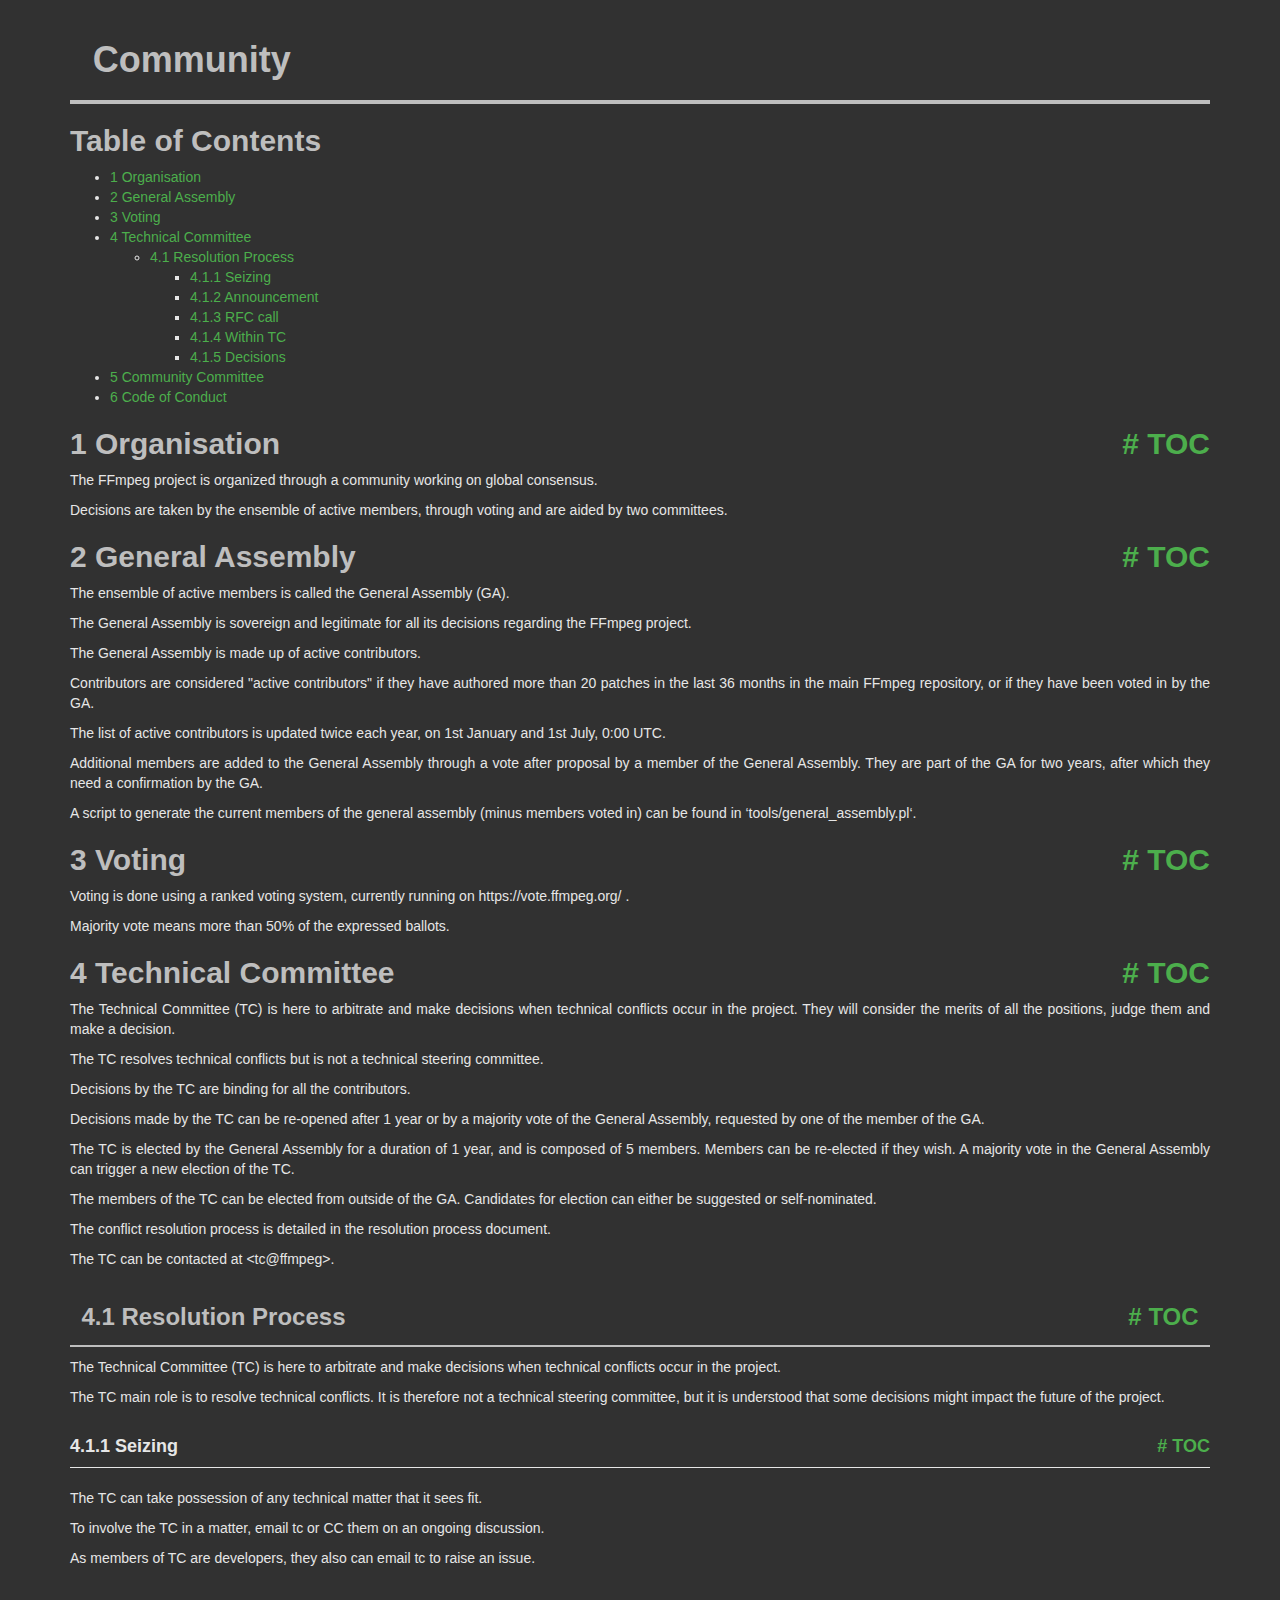
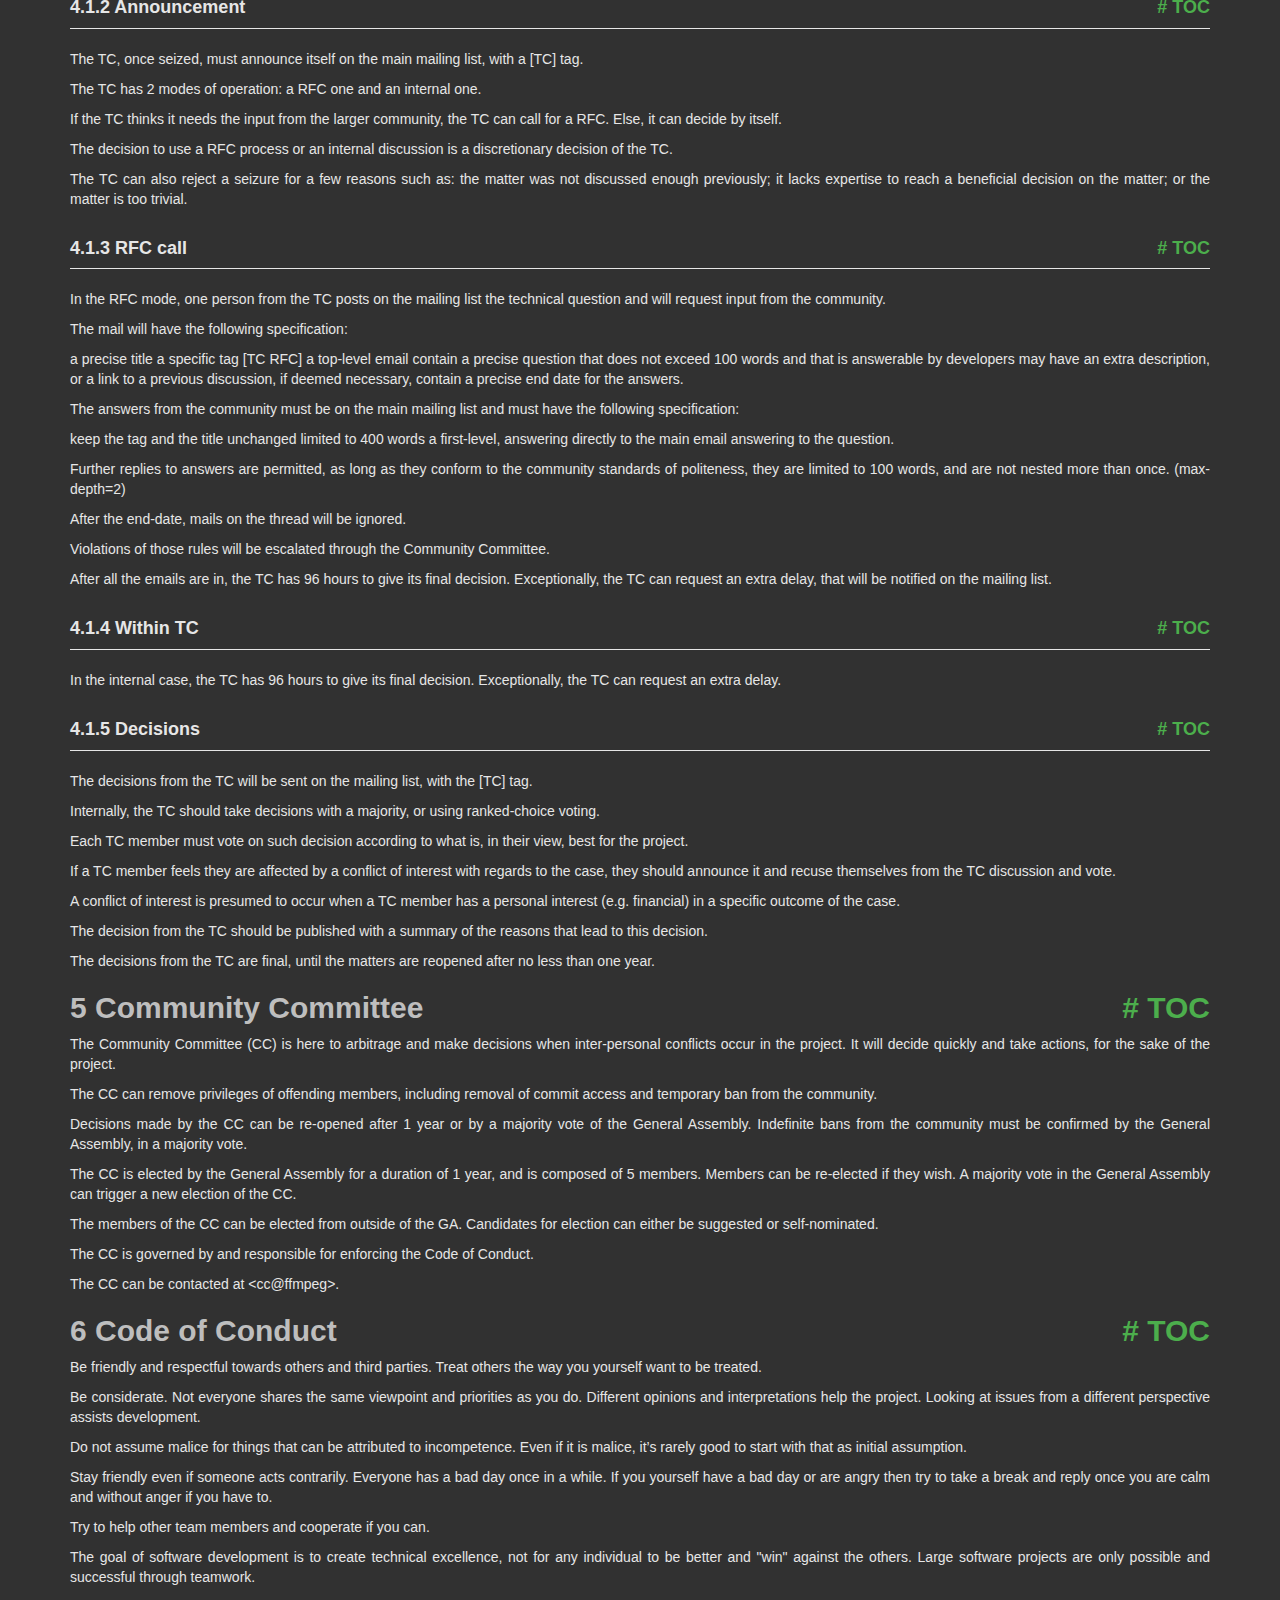
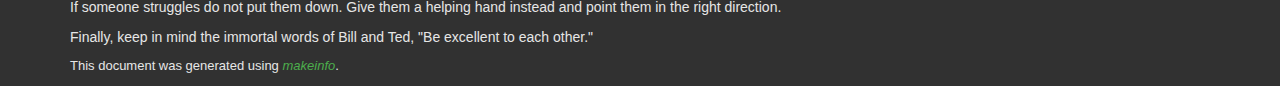
<file: ffmpeg/doc/community.html>
<!DOCTYPE html PUBLIC "-//W3C//DTD HTML 4.01 Transitional//EN" "http://www.w3.org/TR/html4/loose.dtd">
<html>
<!-- Created by , GNU Texinfo 7.1.1 -->
  <head>
    <meta charset="utf-8">
    <title>
      Community
    </title>
    <meta name="viewport" content="width=device-width,initial-scale=1.0">
    <link rel="stylesheet" type="text/css" href="bootstrap.min.css">
    <link rel="stylesheet" type="text/css" href="style.min.css">
  </head>
  <body>
    <div class="container">
      <h1>
      Community
      </h1>


<a name="SEC_Top"></a>

<div class="element-contents" id="SEC_Contents">
<h2 class="contents-heading">Table of Contents</h2>

<div class="contents">

<ul class="toc-numbered-mark">
  <li><a id="toc-Organisation-1" href="#Organisation-1">1 Organisation</a></li>
  <li><a id="toc-General-Assembly-1" href="#General-Assembly-1">2 General Assembly</a></li>
  <li><a id="toc-Voting-1" href="#Voting-1">3 Voting</a></li>
  <li><a id="toc-Technical-Committee-1" href="#Technical-Committee-1">4 Technical Committee</a>
  <ul class="toc-numbered-mark">
    <li><a id="toc-Resolution-Process-1" href="#Resolution-Process-1">4.1 Resolution Process</a>
    <ul class="toc-numbered-mark">
      <li><a id="toc-Seizing" href="#Seizing">4.1.1 Seizing</a></li>
      <li><a id="toc-Announcement" href="#Announcement">4.1.2 Announcement</a></li>
      <li><a id="toc-RFC-call" href="#RFC-call">4.1.3 RFC call</a></li>
      <li><a id="toc-Within-TC" href="#Within-TC">4.1.4 Within TC</a></li>
      <li><a id="toc-Decisions" href="#Decisions">4.1.5 Decisions</a></li>
    </ul></li>
  </ul></li>
  <li><a id="toc-Community-Committee-1" href="#Community-Committee-1">5 Community Committee</a></li>
  <li><a id="toc-Code-of-Conduct-1" href="#Code-of-Conduct-1">6 Code of Conduct</a></li>
</ul>
</div>
</div>

<a class="anchor" id="Organisation"></a><a name="Organisation-1"></a>
<h2 class="chapter">1 Organisation<span class="pull-right"><a class="anchor hidden-xs" href="#Organisation-1" aria-hidden="true">#</a> <a class="anchor hidden-xs"href="#toc-Organisation-1" aria-hidden="true">TOC</a></span></h2>

<p>The FFmpeg project is organized through a community working on global consensus.
</p>
<p>Decisions are taken by the ensemble of active members, through voting and are aided by two committees.
</p>
<a class="anchor" id="General-Assembly"></a><a name="General-Assembly-1"></a>
<h2 class="chapter">2 General Assembly<span class="pull-right"><a class="anchor hidden-xs" href="#General-Assembly-1" aria-hidden="true">#</a> <a class="anchor hidden-xs"href="#toc-General-Assembly-1" aria-hidden="true">TOC</a></span></h2>

<p>The ensemble of active members is called the General Assembly (GA).
</p>
<p>The General Assembly is sovereign and legitimate for all its decisions regarding the FFmpeg project.
</p>
<p>The General Assembly is made up of active contributors.
</p>
<p>Contributors are considered &quot;active contributors&quot; if they have authored more than 20 patches in the last 36 months in the main FFmpeg repository, or if they have been voted in by the GA.
</p>
<p>The list of active contributors is updated twice each year, on 1st January and 1st July, 0:00 UTC.
</p>
<p>Additional members are added to the General Assembly through a vote after proposal by a member of the General Assembly. They are part of the GA for two years, after which they need a confirmation by the GA.
</p>
<p>A script to generate the current members of the general assembly (minus members voted in) can be found in &lsquo;tools/general_assembly.pl&lsquo;.
</p>
<a class="anchor" id="Voting"></a><a name="Voting-1"></a>
<h2 class="chapter">3 Voting<span class="pull-right"><a class="anchor hidden-xs" href="#Voting-1" aria-hidden="true">#</a> <a class="anchor hidden-xs"href="#toc-Voting-1" aria-hidden="true">TOC</a></span></h2>

<p>Voting is done using a ranked voting system, currently running on https://vote.ffmpeg.org/ .
</p>
<p>Majority vote means more than 50% of the expressed ballots.
</p>
<a class="anchor" id="Technical-Committee"></a><a name="Technical-Committee-1"></a>
<h2 class="chapter">4 Technical Committee<span class="pull-right"><a class="anchor hidden-xs" href="#Technical-Committee-1" aria-hidden="true">#</a> <a class="anchor hidden-xs"href="#toc-Technical-Committee-1" aria-hidden="true">TOC</a></span></h2>

<p>The Technical Committee (TC) is here to arbitrate and make decisions when technical conflicts occur in the project. They will consider the merits of all the positions, judge them and make a decision.
</p>
<p>The TC resolves technical conflicts but is not a technical steering committee.
</p>
<p>Decisions by the TC are binding for all the contributors.
</p>
<p>Decisions made by the TC can be re-opened after 1 year or by a majority vote of the General Assembly, requested by one of the member of the GA.
</p>
<p>The TC is elected by the General Assembly for a duration of 1 year, and is composed of 5 members. Members can be re-elected if they wish. A majority vote in the General Assembly can trigger a new election of the TC.
</p>
<p>The members of the TC can be elected from outside of the GA. Candidates for election can either be suggested or self-nominated.
</p>
<p>The conflict resolution process is detailed in the resolution process document.
</p>
<p>The TC can be contacted at &lt;tc@ffmpeg&gt;.
</p>
<a class="anchor" id="Resolution-Process"></a><a name="Resolution-Process-1"></a>
<h3 class="section">4.1 Resolution Process<span class="pull-right"><a class="anchor hidden-xs" href="#Resolution-Process-1" aria-hidden="true">#</a> <a class="anchor hidden-xs"href="#toc-Resolution-Process-1" aria-hidden="true">TOC</a></span></h3>

<p>The Technical Committee (TC) is here to arbitrate and make decisions when technical conflicts occur in the project.
</p>
<p>The TC main role is to resolve technical conflicts. It is therefore not a technical steering committee, but it is understood that some decisions might impact the future of the project.
</p>
<a name="Seizing"></a>
<h4 class="subsection">4.1.1 Seizing<span class="pull-right"><a class="anchor hidden-xs" href="#Seizing" aria-hidden="true">#</a> <a class="anchor hidden-xs"href="#toc-Seizing" aria-hidden="true">TOC</a></span></h4>

<p>The TC can take possession of any technical matter that it sees fit.
</p>
<p>To involve the TC in a matter, email tc&nbsp;or CC them on an ongoing discussion.
</p>
<p>As members of TC are developers, they also can email tc&nbsp;to raise an issue.
</p><a name="Announcement"></a>
<h4 class="subsection">4.1.2 Announcement<span class="pull-right"><a class="anchor hidden-xs" href="#Announcement" aria-hidden="true">#</a> <a class="anchor hidden-xs"href="#toc-Announcement" aria-hidden="true">TOC</a></span></h4>

<p>The TC, once seized, must announce itself on the main mailing list, with a [TC] tag.
</p>
<p>The TC has 2 modes of operation: a RFC one and an internal one.
</p>
<p>If the TC thinks it needs the input from the larger community, the TC can call for a RFC. Else, it can decide by itself.
</p>
<p>The decision to use a RFC process or an internal discussion is a discretionary decision of the TC.
</p>
<p>The TC can also reject a seizure for a few reasons such as: the matter was not discussed enough previously; it lacks expertise to reach a beneficial decision on the matter; or the matter is too trivial.
</p><a name="RFC-call"></a>
<h4 class="subsection">4.1.3 RFC call<span class="pull-right"><a class="anchor hidden-xs" href="#RFC-call" aria-hidden="true">#</a> <a class="anchor hidden-xs"href="#toc-RFC-call" aria-hidden="true">TOC</a></span></h4>

<p>In the RFC mode, one person from the TC posts on the mailing list the technical question and will request input from the community.
</p>
<p>The mail will have the following specification:
</p>
<p>a precise title
    a specific tag [TC RFC]
    a top-level email
    contain a precise question that does not exceed 100 words and that is answerable by developers
    may have an extra description, or a link to a previous discussion, if deemed necessary,
    contain a precise end date for the answers.
</p>
<p>The answers from the community must be on the main mailing list and must have the following specification:
</p>
<p>keep the tag and the title unchanged
    limited to 400 words
    a first-level, answering directly to the main email
    answering to the question.
</p>
<p>Further replies to answers are permitted, as long as they conform to the community standards of politeness, they are limited to 100 words, and are not nested more than once. (max-depth=2)
</p>
<p>After the end-date, mails on the thread will be ignored.
</p>
<p>Violations of those rules will be escalated through the Community Committee.
</p>
<p>After all the emails are in, the TC has 96 hours to give its final decision. Exceptionally, the TC can request an extra delay, that will be notified on the mailing list.
</p><a name="Within-TC"></a>
<h4 class="subsection">4.1.4 Within TC<span class="pull-right"><a class="anchor hidden-xs" href="#Within-TC" aria-hidden="true">#</a> <a class="anchor hidden-xs"href="#toc-Within-TC" aria-hidden="true">TOC</a></span></h4>

<p>In the internal case, the TC has 96 hours to give its final decision. Exceptionally, the TC can request an extra delay.
</p><a name="Decisions"></a>
<h4 class="subsection">4.1.5 Decisions<span class="pull-right"><a class="anchor hidden-xs" href="#Decisions" aria-hidden="true">#</a> <a class="anchor hidden-xs"href="#toc-Decisions" aria-hidden="true">TOC</a></span></h4>

<p>The decisions from the TC will be sent on the mailing list, with the [TC] tag.
</p>
<p>Internally, the TC should take decisions with a majority, or using ranked-choice voting.
</p>
<p>Each TC member must vote on such decision according to what is, in their view, best for the project.
</p>
<p>If a TC member feels they are affected by a conflict of interest with regards to the case, they should announce it and recuse themselves from the TC
discussion and vote.
</p>
<p>A conflict of interest is presumed to occur when a TC member has a personal interest (e.g. financial) in a specific outcome of the case.
</p>
<p>The decision from the TC should be published with a summary of the reasons that lead to this decision.
</p>
<p>The decisions from the TC are final, until the matters are reopened after no less than one year.
</p>
<a class="anchor" id="Community-Committee"></a><a name="Community-Committee-1"></a>
<h2 class="chapter">5 Community Committee<span class="pull-right"><a class="anchor hidden-xs" href="#Community-Committee-1" aria-hidden="true">#</a> <a class="anchor hidden-xs"href="#toc-Community-Committee-1" aria-hidden="true">TOC</a></span></h2>

<p>The Community Committee (CC) is here to arbitrage and make decisions when inter-personal conflicts occur in the project. It will decide quickly and take actions, for the sake of the project.
</p>
<p>The CC can remove privileges of offending members, including removal of commit access and temporary ban from the community.
</p>
<p>Decisions made by the CC can be re-opened after 1 year or by a majority vote of the General Assembly. Indefinite bans from the community must be confirmed by the General Assembly, in a majority vote.
</p>
<p>The CC is elected by the General Assembly for a duration of 1 year, and is composed of 5 members. Members can be re-elected if they wish. A majority vote in the General Assembly can trigger a new election of the CC.
</p>
<p>The members of the CC can be elected from outside of the GA. Candidates for election can either be suggested or self-nominated.
</p>
<p>The CC is governed by and responsible for enforcing the Code of Conduct.
</p>
<p>The CC can be contacted at &lt;cc@ffmpeg&gt;.
</p>
<a class="anchor" id="Code-of-Conduct"></a><a name="Code-of-Conduct-1"></a>
<h2 class="chapter">6 Code of Conduct<span class="pull-right"><a class="anchor hidden-xs" href="#Code-of-Conduct-1" aria-hidden="true">#</a> <a class="anchor hidden-xs"href="#toc-Code-of-Conduct-1" aria-hidden="true">TOC</a></span></h2>

<p>Be friendly and respectful towards others and third parties.
Treat others the way you yourself want to be treated.
</p>
<p>Be considerate. Not everyone shares the same viewpoint and priorities as you do.
Different opinions and interpretations help the project.
Looking at issues from a different perspective assists development.
</p>
<p>Do not assume malice for things that can be attributed to incompetence. Even if
it is malice, it&rsquo;s rarely good to start with that as initial assumption.
</p>
<p>Stay friendly even if someone acts contrarily. Everyone has a bad day
once in a while.
If you yourself have a bad day or are angry then try to take a break and reply
once you are calm and without anger if you have to.
</p>
<p>Try to help other team members and cooperate if you can.
</p>
<p>The goal of software development is to create technical excellence, not for any
individual to be better and &quot;win&quot; against the others. Large software projects
are only possible and successful through teamwork.
</p>
<p>If someone struggles do not put them down. Give them a helping hand
instead and point them in the right direction.
</p>
<p>Finally, keep in mind the immortal words of Bill and Ted,
&quot;Be excellent to each other.&quot;
</p>
      <p style="font-size: small;">
        This document was generated using <a class="uref" href="https://www.gnu.org/software/texinfo/"><em class="emph">makeinfo</em></a>.
      </p>
    </div>
  </body>
</html>
</file>
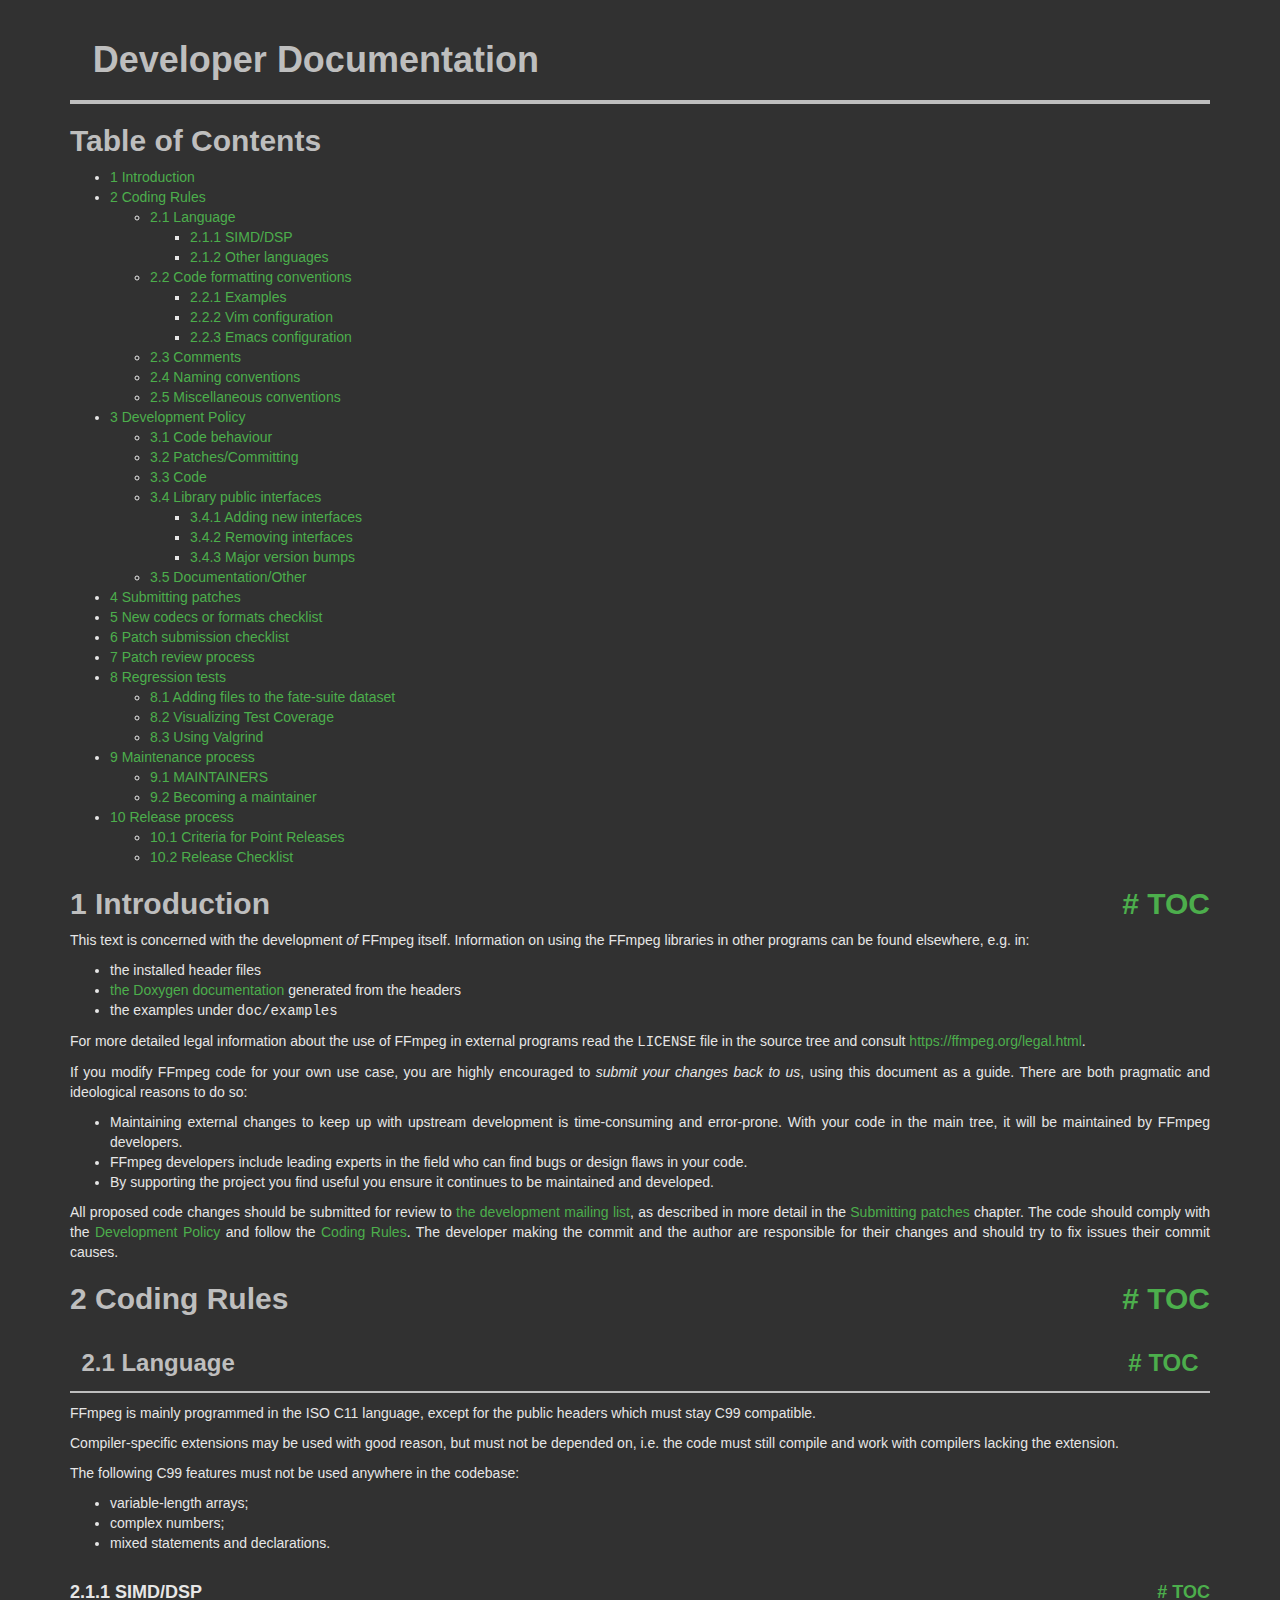
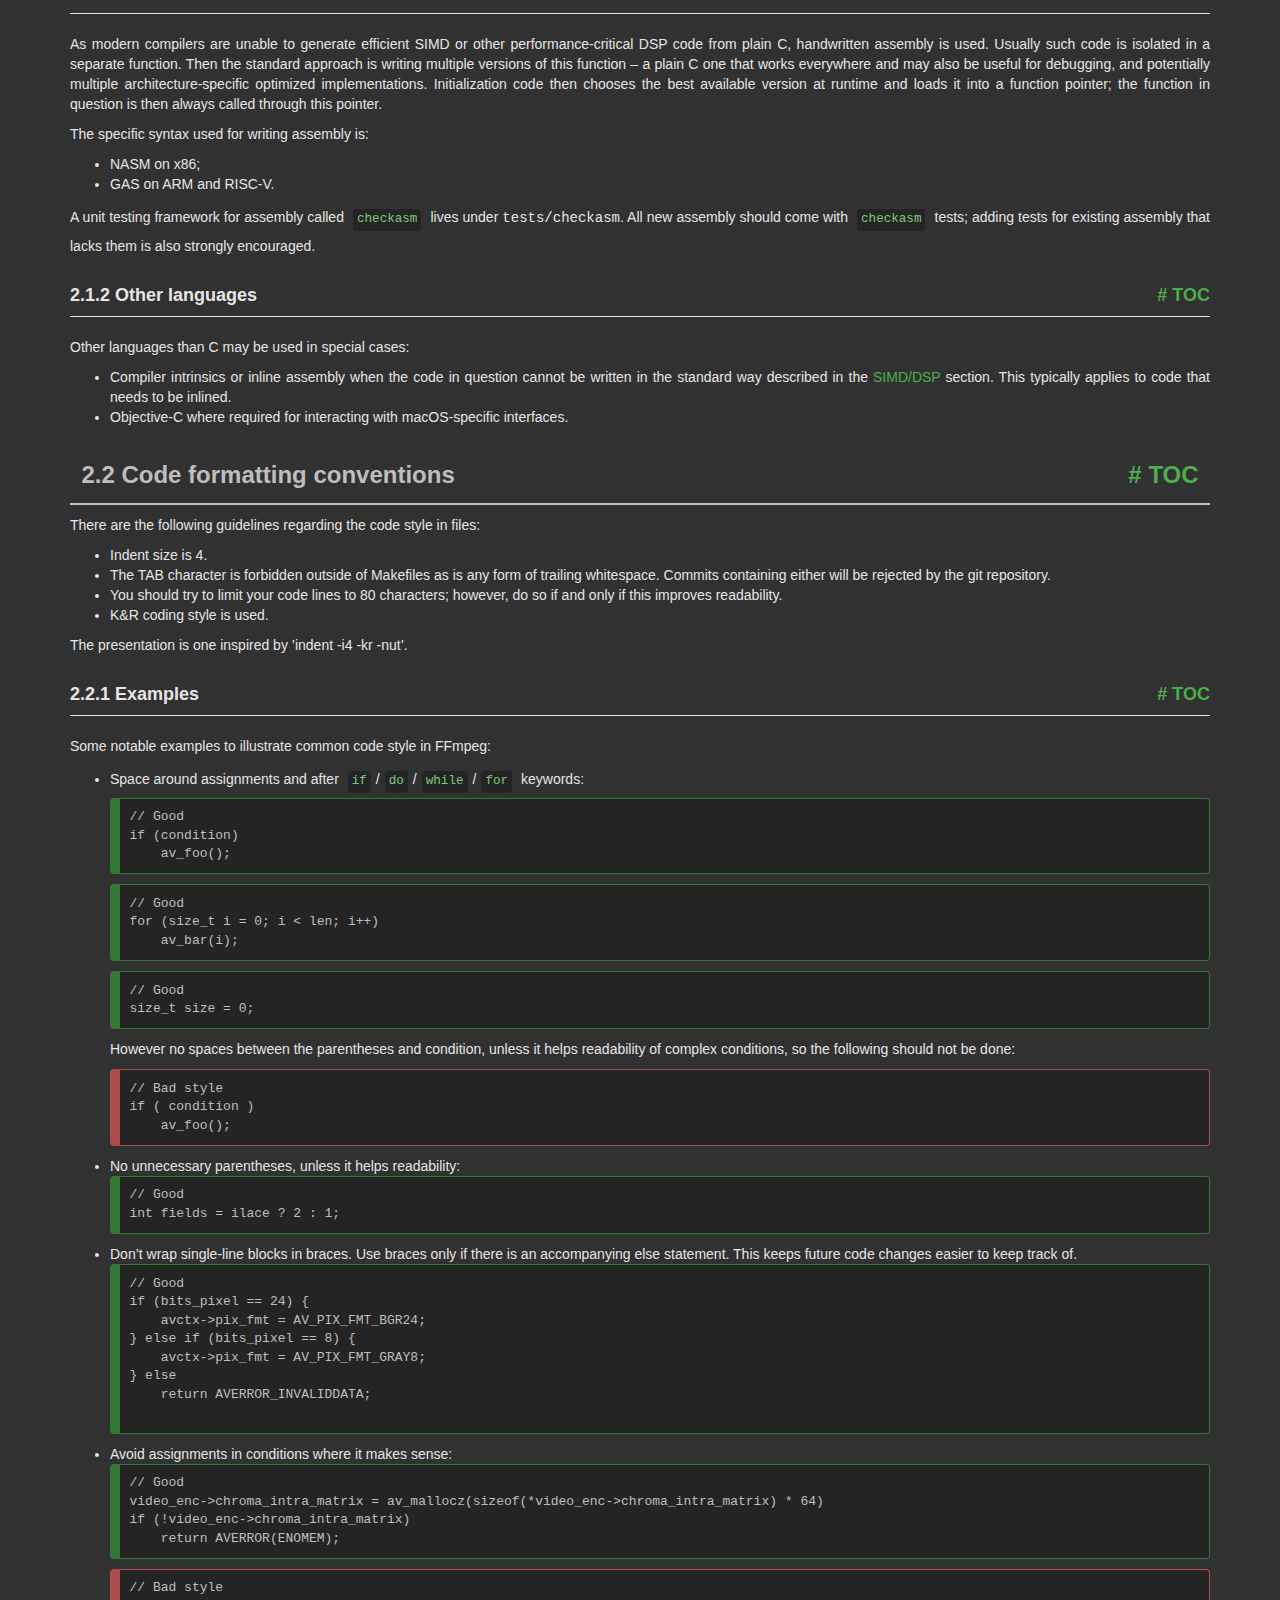
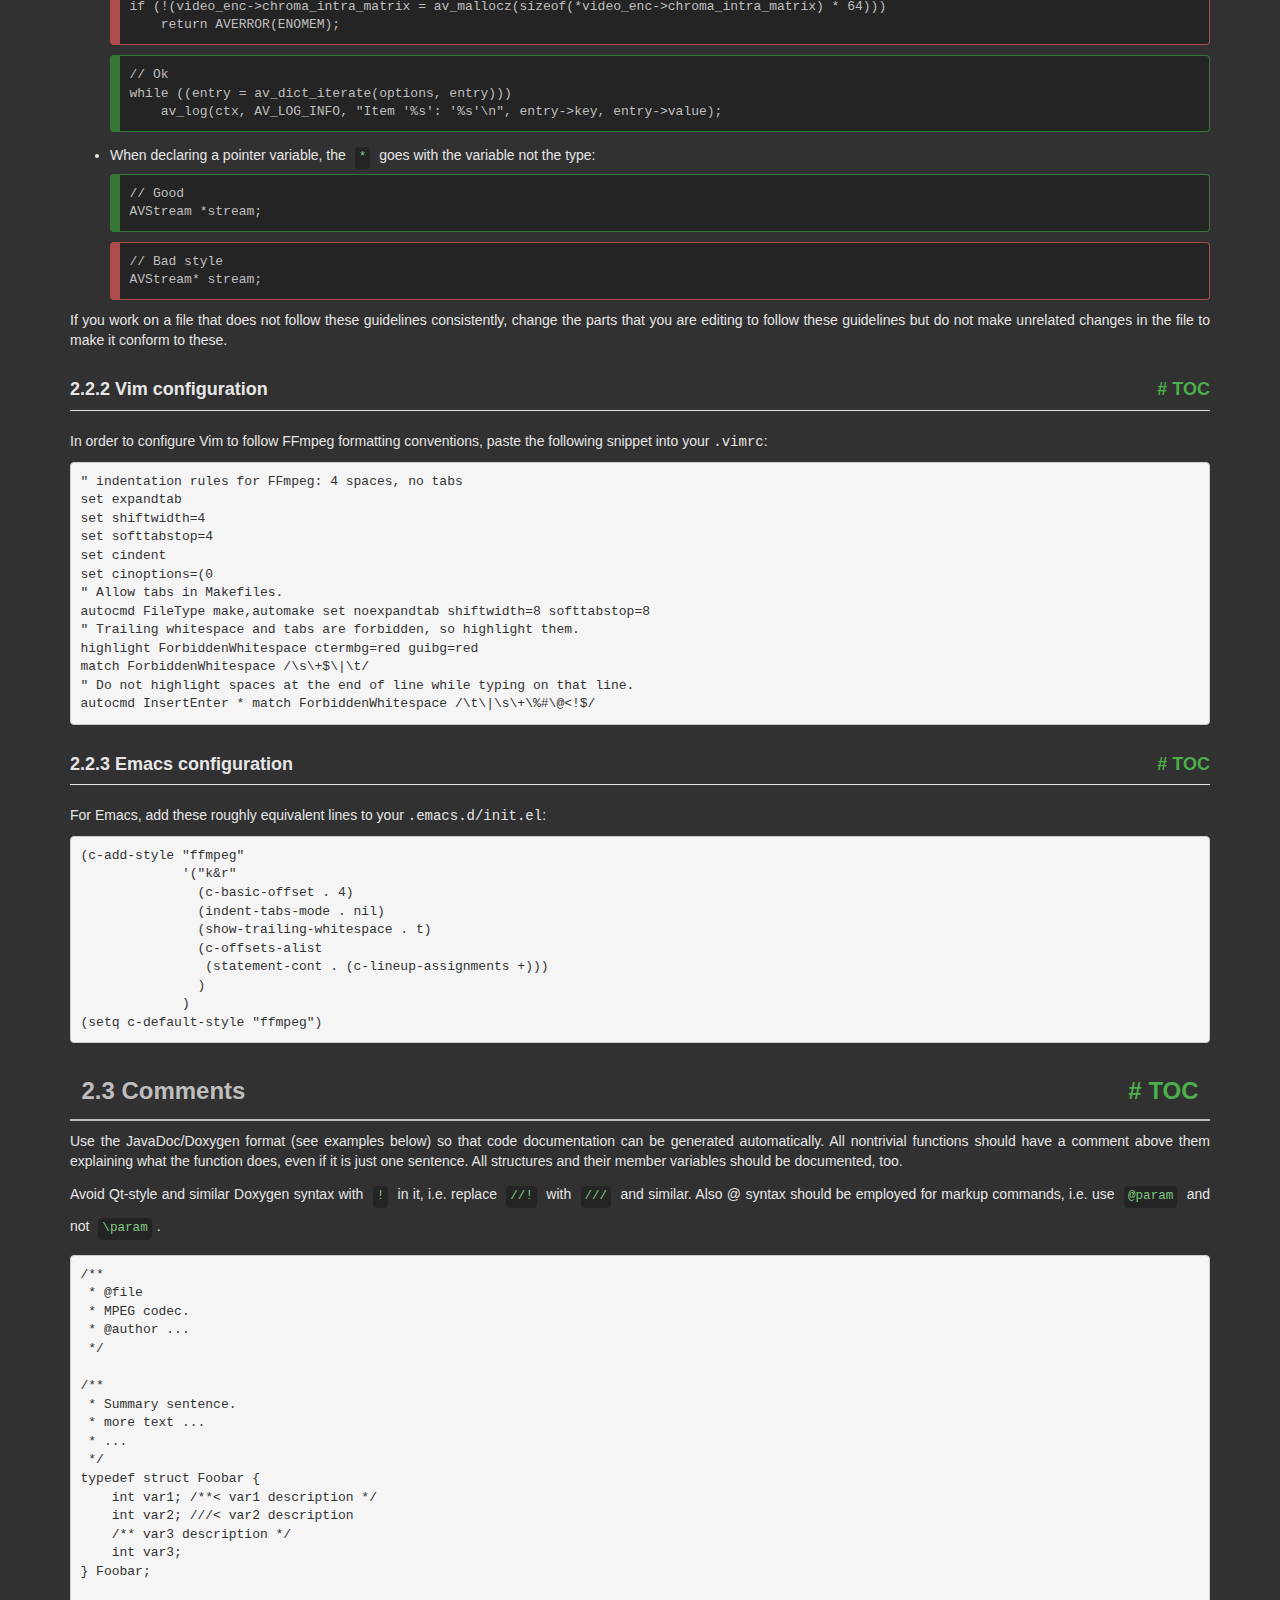
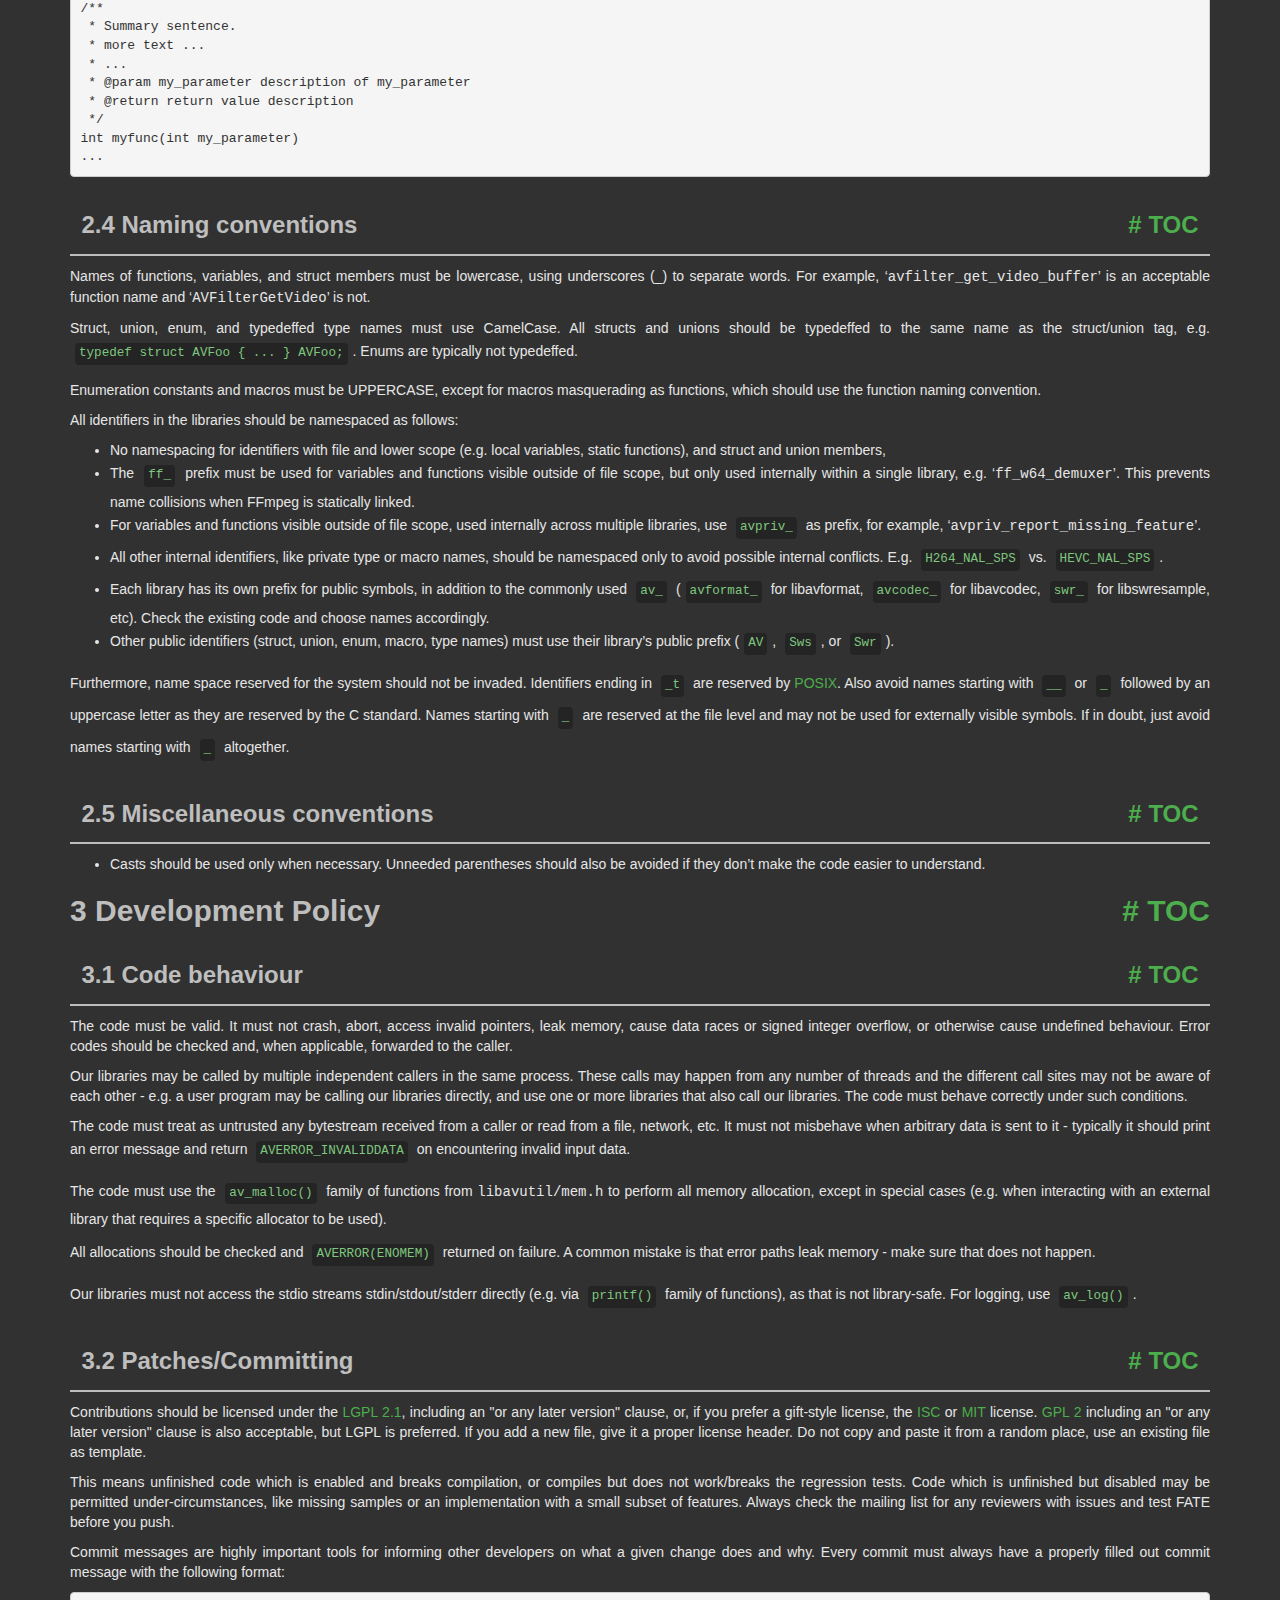
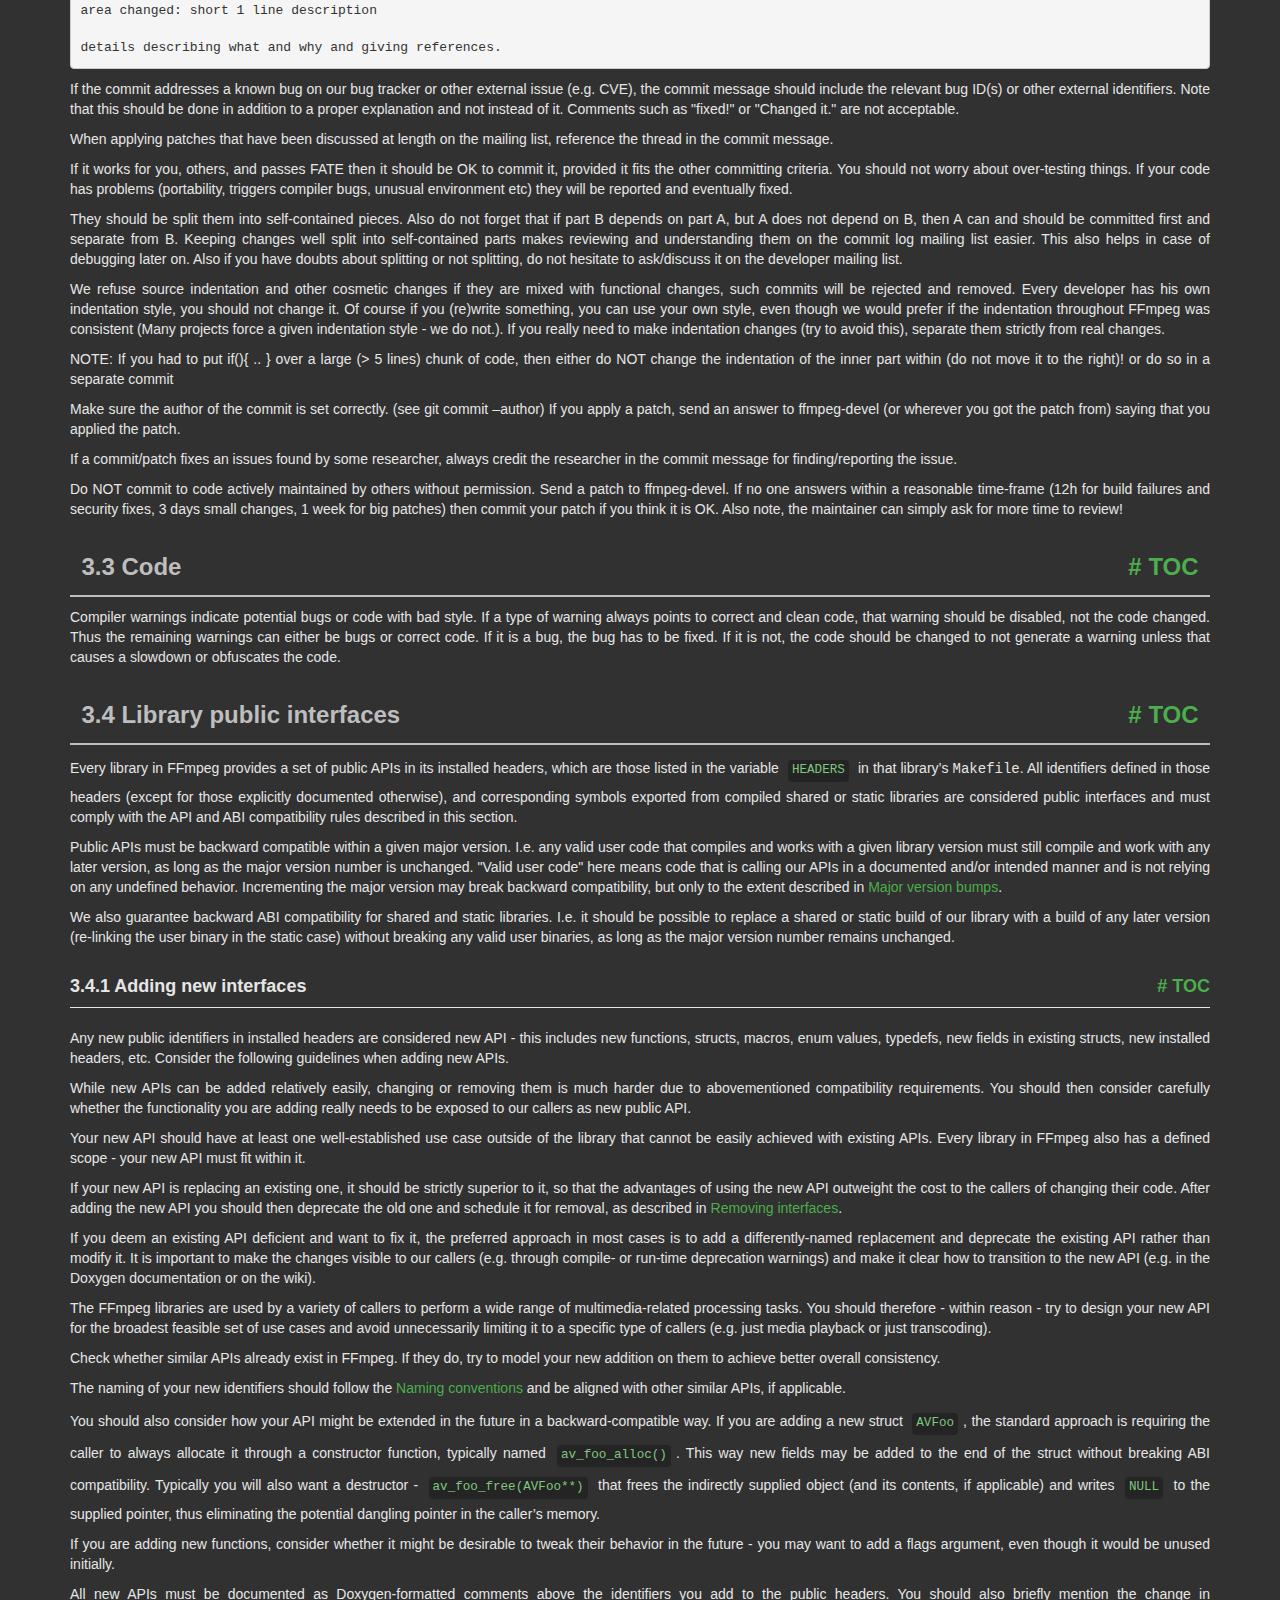
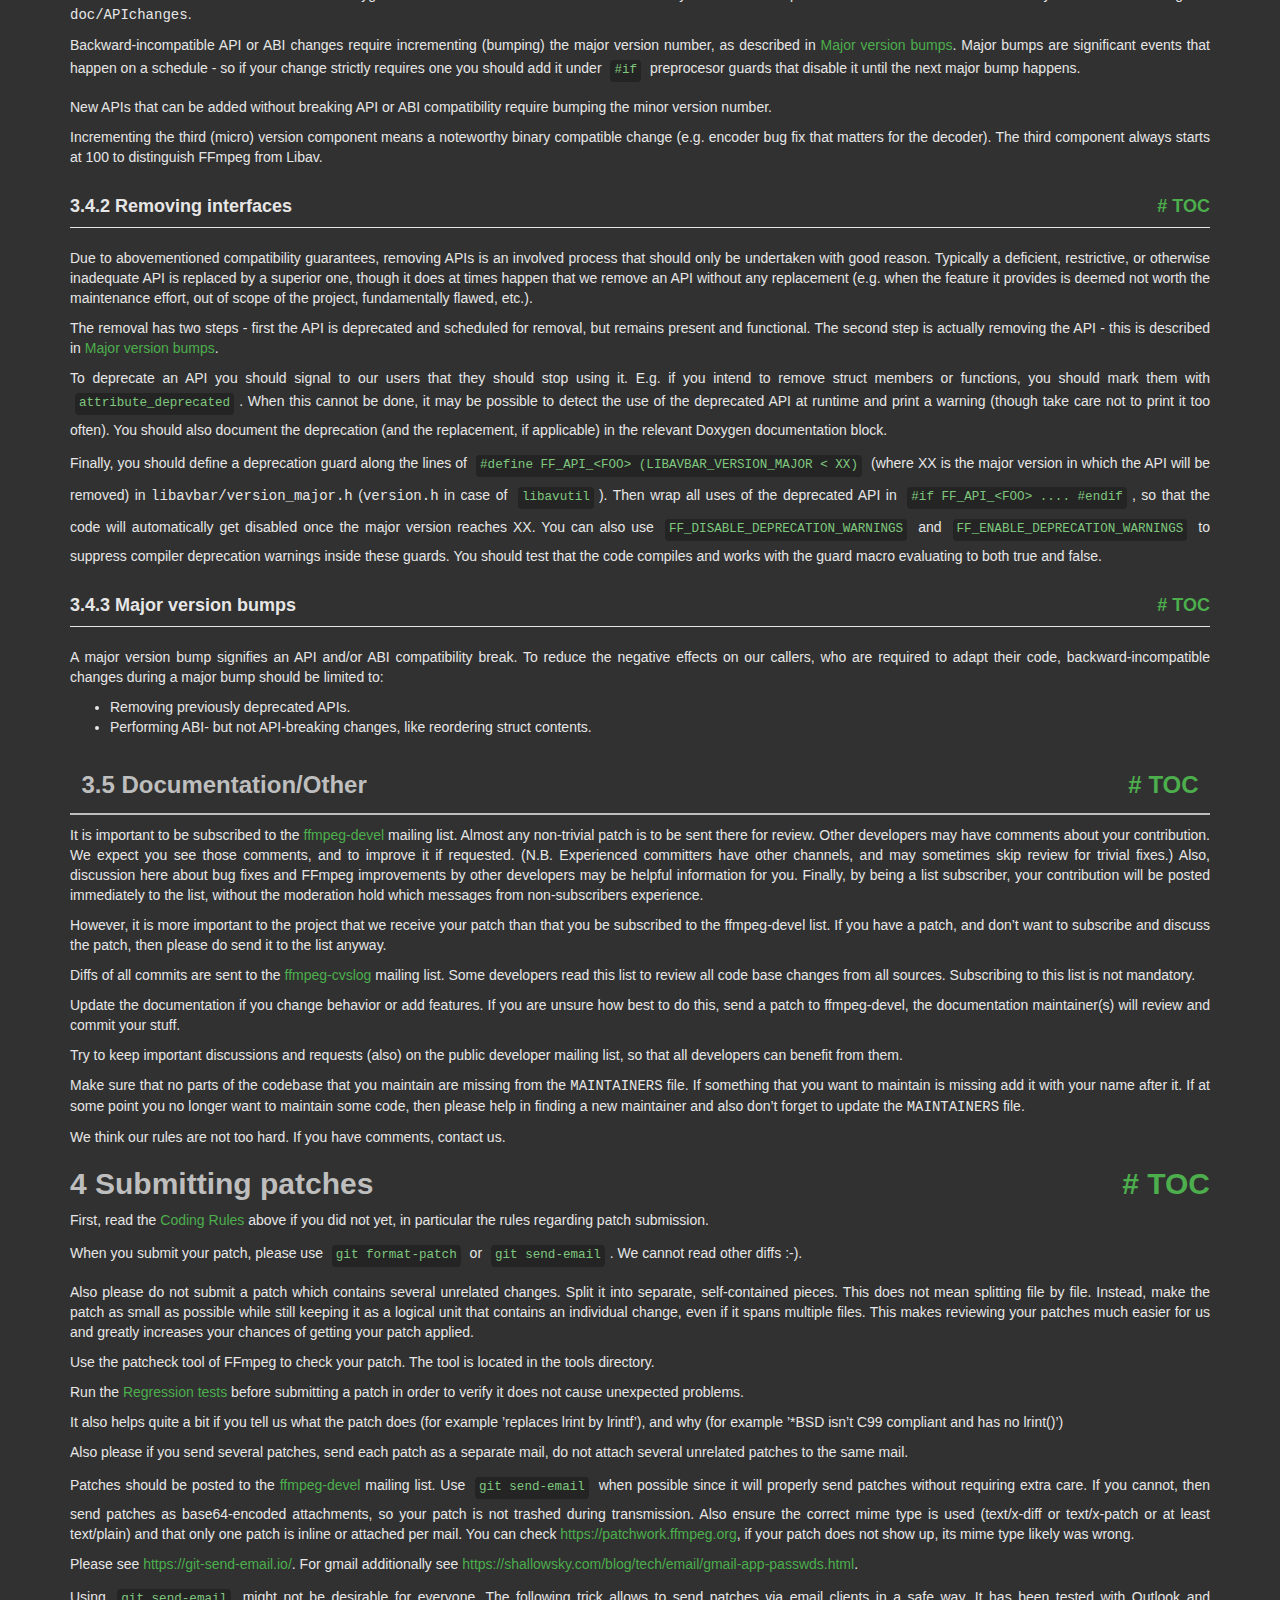
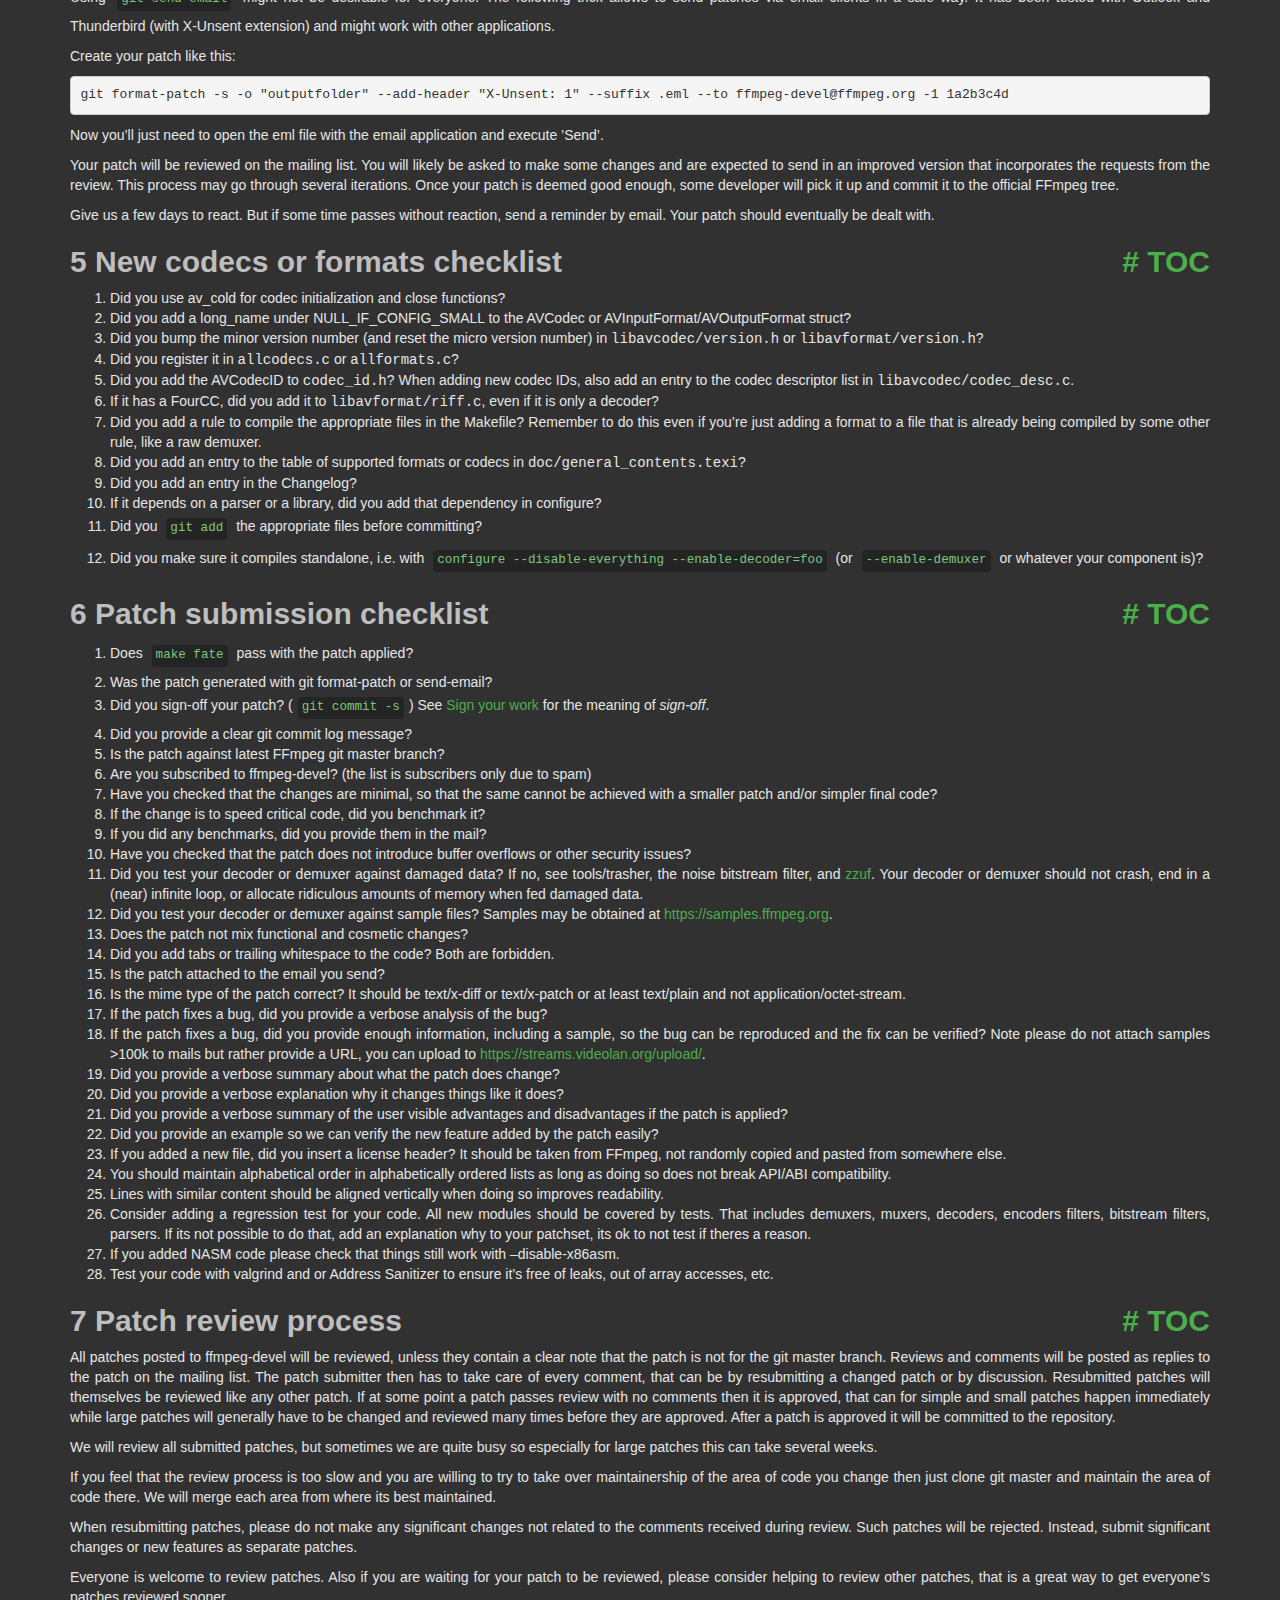
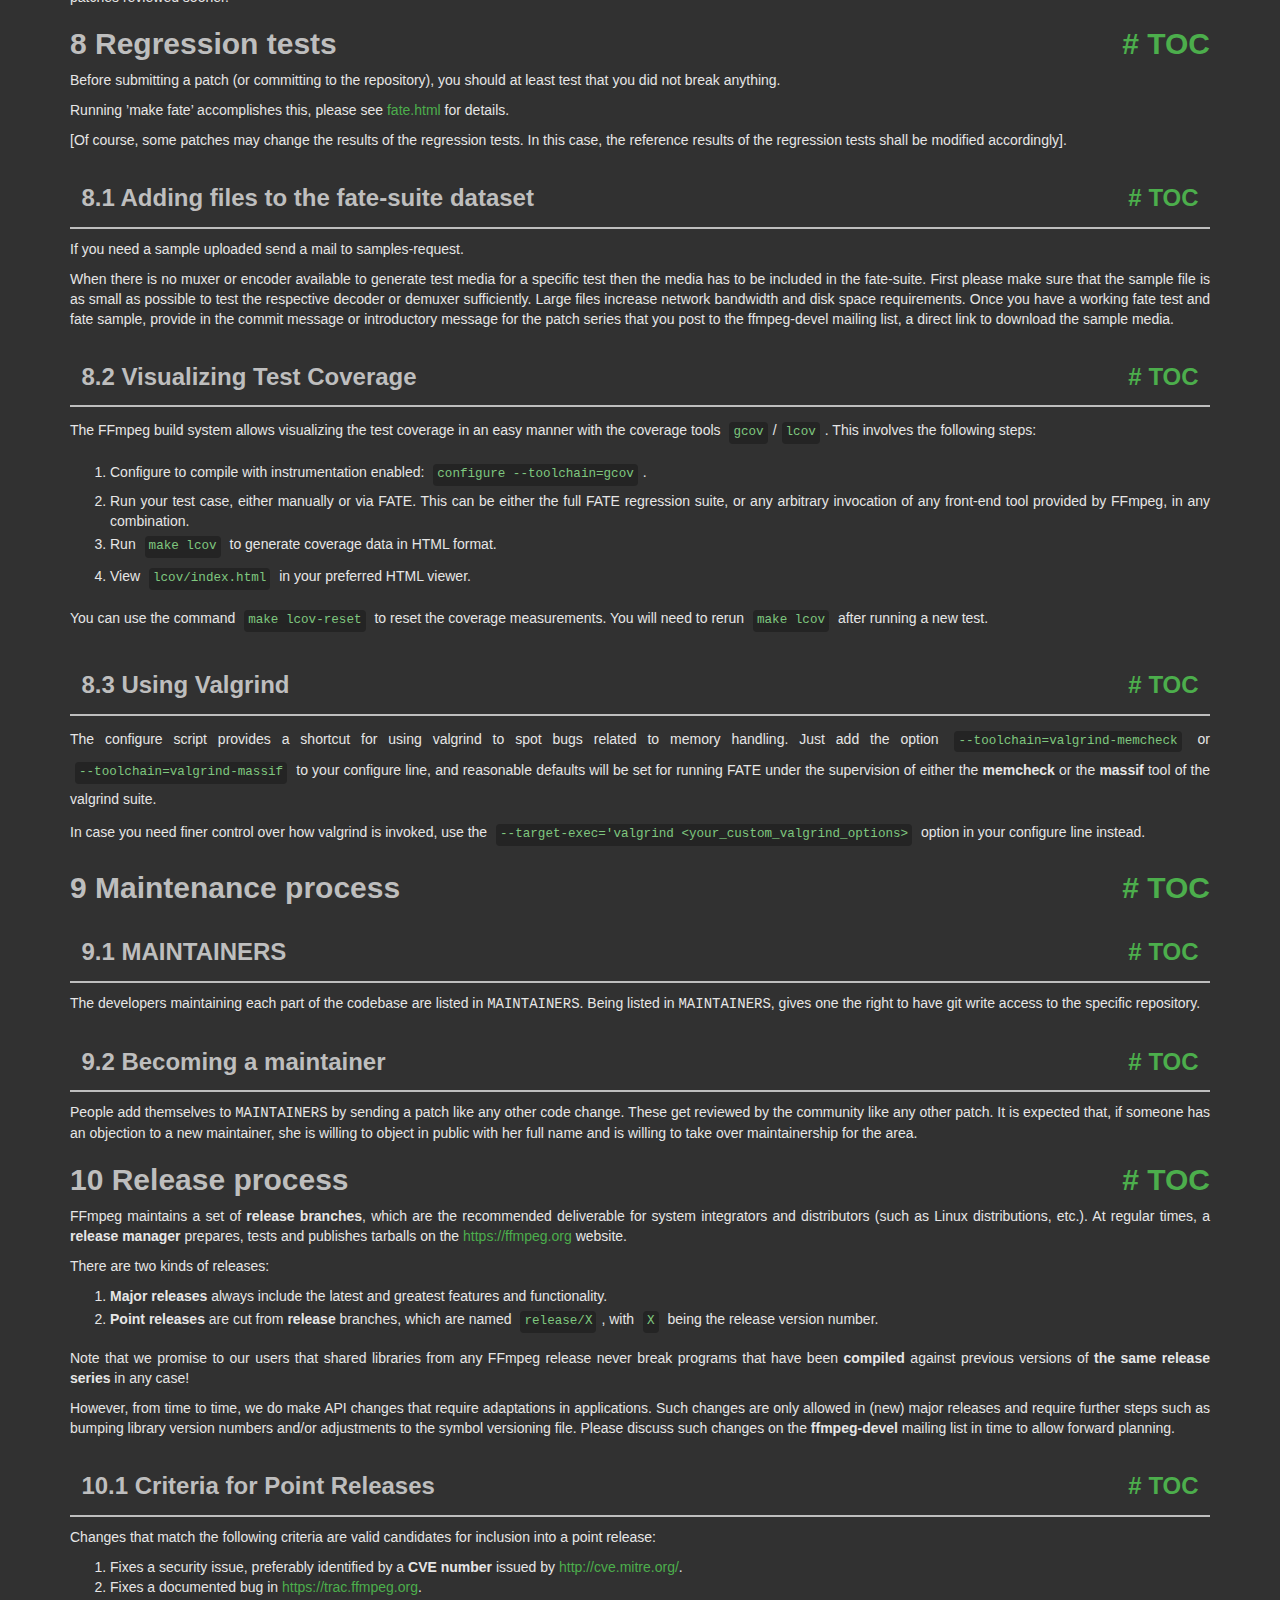
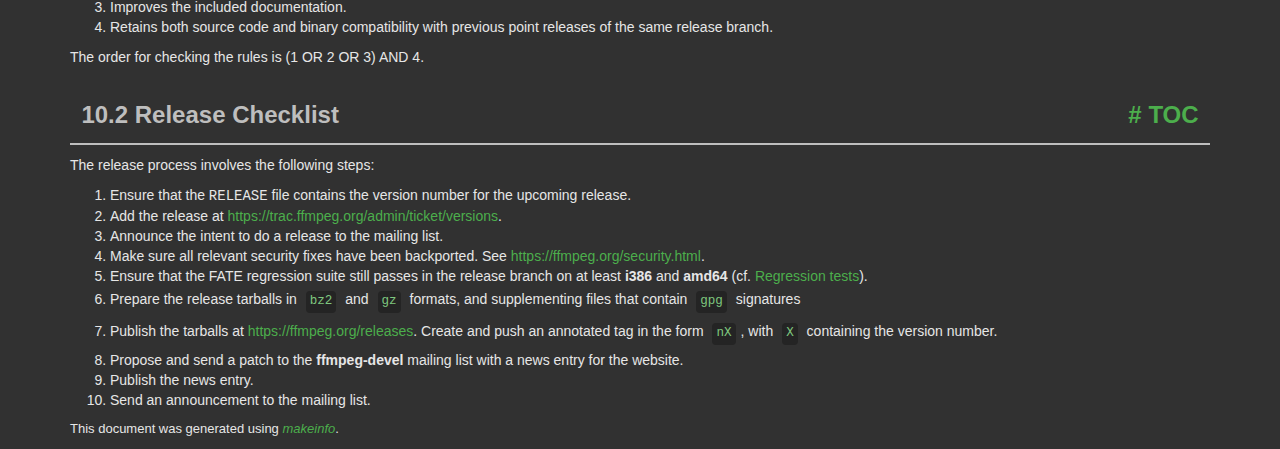
<file: ffmpeg/doc/developer.html>
<!DOCTYPE html PUBLIC "-//W3C//DTD HTML 4.01 Transitional//EN" "http://www.w3.org/TR/html4/loose.dtd">
<html>
<!-- Created by , GNU Texinfo 7.1.1 -->
  <head>
    <meta charset="utf-8">
    <title>
      Developer Documentation
    </title>
    <meta name="viewport" content="width=device-width,initial-scale=1.0">
    <link rel="stylesheet" type="text/css" href="bootstrap.min.css">
    <link rel="stylesheet" type="text/css" href="style.min.css">
  </head>
  <body>
    <div class="container">
      <h1>
      Developer Documentation
      </h1>


<a name="SEC_Top"></a>

<div class="element-contents" id="SEC_Contents">
<h2 class="contents-heading">Table of Contents</h2>

<div class="contents">

<ul class="toc-numbered-mark">
  <li><a id="toc-Introduction" href="#Introduction">1 Introduction</a></li>
  <li><a id="toc-Coding-Rules-1" href="#Coding-Rules-1">2 Coding Rules</a>
  <ul class="toc-numbered-mark">
    <li><a id="toc-Language" href="#Language">2.1 Language</a>
    <ul class="toc-numbered-mark">
      <li><a id="toc-SIMD_002fDSP-1" href="#SIMD_002fDSP-1">2.1.1 SIMD/DSP</a></li>
      <li><a id="toc-Other-languages" href="#Other-languages">2.1.2 Other languages</a></li>
    </ul></li>
    <li><a id="toc-Code-formatting-conventions" href="#Code-formatting-conventions">2.2 Code formatting conventions</a>
    <ul class="toc-numbered-mark">
      <li><a id="toc-Examples" href="#Examples">2.2.1 Examples</a></li>
      <li><a id="toc-Vim-configuration" href="#Vim-configuration">2.2.2 Vim configuration</a></li>
      <li><a id="toc-Emacs-configuration" href="#Emacs-configuration">2.2.3 Emacs configuration</a></li>
    </ul></li>
    <li><a id="toc-Comments" href="#Comments">2.3 Comments</a></li>
    <li><a id="toc-Naming-conventions-1" href="#Naming-conventions-1">2.4 Naming conventions</a></li>
    <li><a id="toc-Miscellaneous-conventions" href="#Miscellaneous-conventions">2.5 Miscellaneous conventions</a></li>
  </ul></li>
  <li><a id="toc-Development-Policy-1" href="#Development-Policy-1">3 Development Policy</a>
  <ul class="toc-numbered-mark">
    <li><a id="toc-Code-behaviour" href="#Code-behaviour">3.1 Code behaviour</a></li>
    <li><a id="toc-Patches_002fCommitting" href="#Patches_002fCommitting">3.2 Patches/Committing</a></li>
    <li><a id="toc-Code" href="#Code">3.3 Code</a></li>
    <li><a id="toc-Library-public-interfaces" href="#Library-public-interfaces">3.4 Library public interfaces</a>
    <ul class="toc-numbered-mark">
      <li><a id="toc-Adding-new-interfaces" href="#Adding-new-interfaces">3.4.1 Adding new interfaces</a></li>
      <li><a id="toc-Removing-interfaces-1" href="#Removing-interfaces-1">3.4.2 Removing interfaces</a></li>
      <li><a id="toc-Major-version-bumps-1" href="#Major-version-bumps-1">3.4.3 Major version bumps</a></li>
    </ul></li>
    <li><a id="toc-Documentation_002fOther" href="#Documentation_002fOther">3.5 Documentation/Other</a></li>
  </ul></li>
  <li><a id="toc-Submitting-patches-1" href="#Submitting-patches-1">4 Submitting patches</a></li>
  <li><a id="toc-New-codecs-or-formats-checklist" href="#New-codecs-or-formats-checklist">5 New codecs or formats checklist</a></li>
  <li><a id="toc-Patch-submission-checklist" href="#Patch-submission-checklist">6 Patch submission checklist</a></li>
  <li><a id="toc-Patch-review-process" href="#Patch-review-process">7 Patch review process</a></li>
  <li><a id="toc-Regression-tests-1" href="#Regression-tests-1">8 Regression tests</a>
  <ul class="toc-numbered-mark">
    <li><a id="toc-Adding-files-to-the-fate_002dsuite-dataset" href="#Adding-files-to-the-fate_002dsuite-dataset">8.1 Adding files to the fate-suite dataset</a></li>
    <li><a id="toc-Visualizing-Test-Coverage" href="#Visualizing-Test-Coverage">8.2 Visualizing Test Coverage</a></li>
    <li><a id="toc-Using-Valgrind" href="#Using-Valgrind">8.3 Using Valgrind</a></li>
  </ul></li>
  <li><a id="toc-Maintenance-process" href="#Maintenance-process">9 Maintenance process</a>
  <ul class="toc-numbered-mark">
    <li><a id="toc-MAINTAINERS-1" href="#MAINTAINERS-1">9.1 MAINTAINERS</a></li>
    <li><a id="toc-Becoming-a-maintainer-1" href="#Becoming-a-maintainer-1">9.2 Becoming a maintainer</a></li>
  </ul></li>
  <li><a id="toc-Release-process-1" href="#Release-process-1">10 Release process</a>
  <ul class="toc-numbered-mark">
    <li><a id="toc-Criteria-for-Point-Releases-1" href="#Criteria-for-Point-Releases-1">10.1 Criteria for Point Releases</a></li>
    <li><a id="toc-Release-Checklist" href="#Release-Checklist">10.2 Release Checklist</a></li>
  </ul></li>
</ul>
</div>
</div>

<a name="Introduction"></a>
<h2 class="chapter">1 Introduction<span class="pull-right"><a class="anchor hidden-xs" href="#Introduction" aria-hidden="true">#</a> <a class="anchor hidden-xs"href="#toc-Introduction" aria-hidden="true">TOC</a></span></h2>

<p>This text is concerned with the development <em class="emph">of</em> FFmpeg itself. Information
on using the FFmpeg libraries in other programs can be found elsewhere, e.g. in:
</p><ul class="itemize mark-bullet">
<li>the installed header files
</li><li><a class="url" href="http://ffmpeg.org/doxygen/trunk/index.html">the Doxygen documentation</a>
generated from the headers
</li><li>the examples under <samp class="file">doc/examples</samp>
</li></ul>

<p>For more detailed legal information about the use of FFmpeg in
external programs read the <samp class="file">LICENSE</samp> file in the source tree and
consult <a class="url" href="https://ffmpeg.org/legal.html">https://ffmpeg.org/legal.html</a>.
</p>
<p>If you modify FFmpeg code for your own use case, you are highly encouraged to
<em class="emph">submit your changes back to us</em>, using this document as a guide. There are
both pragmatic and ideological reasons to do so:
</p><ul class="itemize mark-bullet">
<li>Maintaining external changes to keep up with upstream development is
time-consuming and error-prone. With your code in the main tree, it will be
maintained by FFmpeg developers.
</li><li>FFmpeg developers include leading experts in the field who can find bugs or
design flaws in your code.
</li><li>By supporting the project you find useful you ensure it continues to be
maintained and developed.
</li></ul>

<p>All proposed code changes should be submitted for review to
<a class="url" href="mailto:ffmpeg-devel@ffmpeg.org">the development mailing list</a>, as
described in more detail in the <a class="ref" href="#Submitting-patches">Submitting patches</a> chapter. The code
should comply with the <a class="ref" href="#Development-Policy">Development Policy</a> and follow the <a class="ref" href="#Coding-Rules">Coding Rules</a>.
The developer making the commit and the author are responsible for their changes
and should try to fix issues their commit causes.
</p>
<a class="anchor" id="Coding-Rules"></a><a name="Coding-Rules-1"></a>
<h2 class="chapter">2 Coding Rules<span class="pull-right"><a class="anchor hidden-xs" href="#Coding-Rules-1" aria-hidden="true">#</a> <a class="anchor hidden-xs"href="#toc-Coding-Rules-1" aria-hidden="true">TOC</a></span></h2>

<a name="Language"></a>
<h3 class="section">2.1 Language<span class="pull-right"><a class="anchor hidden-xs" href="#Language" aria-hidden="true">#</a> <a class="anchor hidden-xs"href="#toc-Language" aria-hidden="true">TOC</a></span></h3>

<p>FFmpeg is mainly programmed in the ISO C11 language, except for the public
headers which must stay C99 compatible.
</p>
<p>Compiler-specific extensions may be used with good reason, but must not be
depended on, i.e. the code must still compile and work with compilers lacking
the extension.
</p>
<p>The following C99 features must not be used anywhere in the codebase:
</p><ul class="itemize mark-bullet">
<li>variable-length arrays;

</li><li>complex numbers;

</li><li>mixed statements and declarations.
</li></ul>

<a name="SIMD_002fDSP-1"></a>
<h4 class="subsection">2.1.1 SIMD/DSP<span class="pull-right"><a class="anchor hidden-xs" href="#SIMD_002fDSP-1" aria-hidden="true">#</a> <a class="anchor hidden-xs"href="#toc-SIMD_002fDSP-1" aria-hidden="true">TOC</a></span></h4>
<a class="anchor" id="SIMD_002fDSP"></a>
<p>As modern compilers are unable to generate efficient SIMD or other
performance-critical DSP code from plain C, handwritten assembly is used.
Usually such code is isolated in a separate function. Then the standard approach
is writing multiple versions of this function – a plain C one that works
everywhere and may also be useful for debugging, and potentially multiple
architecture-specific optimized implementations. Initialization code then
chooses the best available version at runtime and loads it into a function
pointer; the function in question is then always called through this pointer.
</p>
<p>The specific syntax used for writing assembly is:
</p><ul class="itemize mark-bullet">
<li>NASM on x86;

</li><li>GAS on ARM and RISC-V.
</li></ul>

<p>A unit testing framework for assembly called <code class="code">checkasm</code> lives under
<samp class="file">tests/checkasm</samp>. All new assembly should come with <code class="code">checkasm</code> tests;
adding tests for existing assembly that lacks them is also strongly encouraged.
</p>
<a name="Other-languages"></a>
<h4 class="subsection">2.1.2 Other languages<span class="pull-right"><a class="anchor hidden-xs" href="#Other-languages" aria-hidden="true">#</a> <a class="anchor hidden-xs"href="#toc-Other-languages" aria-hidden="true">TOC</a></span></h4>

<p>Other languages than C may be used in special cases:
</p><ul class="itemize mark-bullet">
<li>Compiler intrinsics or inline assembly when the code in question cannot be
written in the standard way described in the <a class="ref" href="#SIMD_002fDSP">SIMD/DSP</a> section. This
typically applies to code that needs to be inlined.

</li><li>Objective-C where required for interacting with macOS-specific interfaces.
</li></ul>

<a name="Code-formatting-conventions"></a>
<h3 class="section">2.2 Code formatting conventions<span class="pull-right"><a class="anchor hidden-xs" href="#Code-formatting-conventions" aria-hidden="true">#</a> <a class="anchor hidden-xs"href="#toc-Code-formatting-conventions" aria-hidden="true">TOC</a></span></h3>

<p>There are the following guidelines regarding the code style in files:
</p>
<ul class="itemize mark-bullet">
<li>Indent size is 4.

</li><li>The TAB character is forbidden outside of Makefiles as is any
form of trailing whitespace. Commits containing either will be
rejected by the git repository.

</li><li>You should try to limit your code lines to 80 characters; however, do so if
and only if this improves readability.

</li><li>K&amp;R coding style is used.
</li></ul>
<p>The presentation is one inspired by &rsquo;indent -i4 -kr -nut&rsquo;.
</p>
<a name="Examples"></a>
<h4 class="subsection">2.2.1 Examples<span class="pull-right"><a class="anchor hidden-xs" href="#Examples" aria-hidden="true">#</a> <a class="anchor hidden-xs"href="#toc-Examples" aria-hidden="true">TOC</a></span></h4>
<p>Some notable examples to illustrate common code style in FFmpeg:
</p>
<ul class="itemize mark-bullet">
<li>Space around assignments and after
<code class="code">if</code>/<code class="code">do</code>/<code class="code">while</code>/<code class="code">for</code> keywords:

<div class="example user-c user-good">
<pre class="example-preformatted">// Good
if (condition)
    av_foo();
</pre></div>

<div class="example user-c user-good">
<pre class="example-preformatted">// Good
for (size_t i = 0; i &lt; len; i++)
    av_bar(i);
</pre></div>

<div class="example user-c user-good">
<pre class="example-preformatted">// Good
size_t size = 0;
</pre></div>

<p>However no spaces between the parentheses and condition, unless it helps
readability of complex conditions, so the following should not be done:
</p>
<div class="example user-c user-bad">
<pre class="example-preformatted">// Bad style
if ( condition )
    av_foo();
</pre></div>

</li><li>No unnecessary parentheses, unless it helps readability:

<div class="example user-c user-good">
<pre class="example-preformatted">// Good
int fields = ilace ? 2 : 1;
</pre></div>

</li><li>Don&rsquo;t wrap single-line blocks in braces. Use braces only if there is an accompanying else statement. This keeps future code changes easier to keep track of.

<div class="example user-c user-good">
<pre class="example-preformatted">// Good
if (bits_pixel == 24) {
    avctx-&gt;pix_fmt = AV_PIX_FMT_BGR24;
} else if (bits_pixel == 8) {
    avctx-&gt;pix_fmt = AV_PIX_FMT_GRAY8;
} else
    return AVERROR_INVALIDDATA;

</pre></div>

</li><li>Avoid assignments in conditions where it makes sense:

<div class="example user-c user-good">
<pre class="example-preformatted">// Good
video_enc-&gt;chroma_intra_matrix = av_mallocz(sizeof(*video_enc-&gt;chroma_intra_matrix) * 64)
if (!video_enc-&gt;chroma_intra_matrix)
    return AVERROR(ENOMEM);
</pre></div>

<div class="example user-c user-bad">
<pre class="example-preformatted">// Bad style
if (!(video_enc-&gt;chroma_intra_matrix = av_mallocz(sizeof(*video_enc-&gt;chroma_intra_matrix) * 64)))
    return AVERROR(ENOMEM);
</pre></div>

<div class="example user-c user-good">
<pre class="example-preformatted">// Ok
while ((entry = av_dict_iterate(options, entry)))
    av_log(ctx, AV_LOG_INFO, &quot;Item '%s': '%s'\n&quot;, entry-&gt;key, entry-&gt;value);
</pre></div>

</li><li>When declaring a pointer variable, the <code class="code">*</code> goes with the variable not the type:

<div class="example user-c user-good">
<pre class="example-preformatted">// Good
AVStream *stream;
</pre></div>

<div class="example user-c user-bad">
<pre class="example-preformatted">// Bad style
AVStream* stream;
</pre></div>

</li></ul>

<p>If you work on a file that does not follow these guidelines consistently,
change the parts that you are editing to follow these guidelines but do
not make unrelated changes in the file to make it conform to these.
</p>
<a name="Vim-configuration"></a>
<h4 class="subsection">2.2.2 Vim configuration<span class="pull-right"><a class="anchor hidden-xs" href="#Vim-configuration" aria-hidden="true">#</a> <a class="anchor hidden-xs"href="#toc-Vim-configuration" aria-hidden="true">TOC</a></span></h4>
<p>In order to configure Vim to follow FFmpeg formatting conventions, paste
the following snippet into your <samp class="file">.vimrc</samp>:
</p><div class="example">
<pre class="example-preformatted">&quot; indentation rules for FFmpeg: 4 spaces, no tabs
set expandtab
set shiftwidth=4
set softtabstop=4
set cindent
set cinoptions=(0
&quot; Allow tabs in Makefiles.
autocmd FileType make,automake set noexpandtab shiftwidth=8 softtabstop=8
&quot; Trailing whitespace and tabs are forbidden, so highlight them.
highlight ForbiddenWhitespace ctermbg=red guibg=red
match ForbiddenWhitespace /\s\+$\|\t/
&quot; Do not highlight spaces at the end of line while typing on that line.
autocmd InsertEnter * match ForbiddenWhitespace /\t\|\s\+\%#\@&lt;!$/
</pre></div>

<a name="Emacs-configuration"></a>
<h4 class="subsection">2.2.3 Emacs configuration<span class="pull-right"><a class="anchor hidden-xs" href="#Emacs-configuration" aria-hidden="true">#</a> <a class="anchor hidden-xs"href="#toc-Emacs-configuration" aria-hidden="true">TOC</a></span></h4>
<p>For Emacs, add these roughly equivalent lines to your <samp class="file">.emacs.d/init.el</samp>:
</p><div class="example lisp">
<pre class="lisp-preformatted">(c-add-style &quot;ffmpeg&quot;
             '(&quot;k&amp;r&quot;
               (c-basic-offset . 4)
               (indent-tabs-mode . nil)
               (show-trailing-whitespace . t)
               (c-offsets-alist
                (statement-cont . (c-lineup-assignments +)))
               )
             )
(setq c-default-style &quot;ffmpeg&quot;)
</pre></div>

<a name="Comments"></a>
<h3 class="section">2.3 Comments<span class="pull-right"><a class="anchor hidden-xs" href="#Comments" aria-hidden="true">#</a> <a class="anchor hidden-xs"href="#toc-Comments" aria-hidden="true">TOC</a></span></h3>
<p>Use the JavaDoc/Doxygen  format (see examples below) so that code documentation
can be generated automatically. All nontrivial functions should have a comment
above them explaining what the function does, even if it is just one sentence.
All structures and their member variables should be documented, too.
</p>
<p>Avoid Qt-style and similar Doxygen syntax with <code class="code">!</code> in it, i.e. replace
<code class="code">//!</code> with <code class="code">///</code> and similar.  Also @ syntax should be employed
for markup commands, i.e. use <code class="code">@param</code> and not <code class="code">\param</code>.
</p>
<div class="example">
<pre class="example-preformatted">/**
 * @file
 * MPEG codec.
 * @author ...
 */

/**
 * Summary sentence.
 * more text ...
 * ...
 */
typedef struct Foobar {
    int var1; /**&lt; var1 description */
    int var2; ///&lt; var2 description
    /** var3 description */
    int var3;
} Foobar;

/**
 * Summary sentence.
 * more text ...
 * ...
 * @param my_parameter description of my_parameter
 * @return return value description
 */
int myfunc(int my_parameter)
...
</pre></div>

<a class="anchor" id="Naming-conventions"></a><a name="Naming-conventions-1"></a>
<h3 class="section">2.4 Naming conventions<span class="pull-right"><a class="anchor hidden-xs" href="#Naming-conventions-1" aria-hidden="true">#</a> <a class="anchor hidden-xs"href="#toc-Naming-conventions-1" aria-hidden="true">TOC</a></span></h3>

<p>Names of functions, variables, and struct members must be lowercase, using
underscores (_) to separate words. For example, &lsquo;<samp class="samp">avfilter_get_video_buffer</samp>&rsquo;
is an acceptable function name and &lsquo;<samp class="samp">AVFilterGetVideo</samp>&rsquo; is not.
</p>
<p>Struct, union, enum, and typedeffed type names must use CamelCase. All structs
and unions should be typedeffed to the same name as the struct/union tag, e.g.
<code class="code">typedef struct AVFoo { ... } AVFoo;</code>. Enums are typically not
typedeffed.
</p>
<p>Enumeration constants and macros must be UPPERCASE, except for macros
masquerading as functions, which should use the function naming convention.
</p>
<p>All identifiers in the libraries should be namespaced as follows:
</p><ul class="itemize mark-bullet">
<li>No namespacing for identifiers with file and lower scope (e.g. local variables,
static functions), and struct and union members,

</li><li>The <code class="code">ff_</code> prefix must be used for variables and functions visible outside
of file scope, but only used internally within a single library, e.g.
&lsquo;<samp class="samp">ff_w64_demuxer</samp>&rsquo;. This prevents name collisions when FFmpeg is statically
linked.

</li><li>For variables and functions visible outside of file scope, used internally
across multiple libraries, use <code class="code">avpriv_</code> as prefix, for example,
&lsquo;<samp class="samp">avpriv_report_missing_feature</samp>&rsquo;.

</li><li>All other internal identifiers, like private type or macro names, should be
namespaced only to avoid possible internal conflicts. E.g. <code class="code">H264_NAL_SPS</code>
vs. <code class="code">HEVC_NAL_SPS</code>.

</li><li>Each library has its own prefix for public symbols, in addition to the
commonly used <code class="code">av_</code> (<code class="code">avformat_</code> for libavformat,
<code class="code">avcodec_</code> for libavcodec, <code class="code">swr_</code> for libswresample, etc).
Check the existing code and choose names accordingly.

</li><li>Other public identifiers (struct, union, enum, macro, type names) must use their
library&rsquo;s public prefix (<code class="code">AV</code>, <code class="code">Sws</code>, or <code class="code">Swr</code>).
</li></ul>

<p>Furthermore, name space reserved for the system should not be invaded.
Identifiers ending in <code class="code">_t</code> are reserved by
<a class="url" href="http://pubs.opengroup.org/onlinepubs/007904975/functions/xsh_chap02_02.html#tag_02_02_02">POSIX</a>.
Also avoid names starting with <code class="code">__</code> or <code class="code">_</code> followed by an uppercase
letter as they are reserved by the C standard. Names starting with <code class="code">_</code>
are reserved at the file level and may not be used for externally visible
symbols. If in doubt, just avoid names starting with <code class="code">_</code> altogether.
</p>
<a name="Miscellaneous-conventions"></a>
<h3 class="section">2.5 Miscellaneous conventions<span class="pull-right"><a class="anchor hidden-xs" href="#Miscellaneous-conventions" aria-hidden="true">#</a> <a class="anchor hidden-xs"href="#toc-Miscellaneous-conventions" aria-hidden="true">TOC</a></span></h3>

<ul class="itemize mark-bullet">
<li>Casts should be used only when necessary. Unneeded parentheses
should also be avoided if they don&rsquo;t make the code easier to understand.
</li></ul>

<a class="anchor" id="Development-Policy"></a><a name="Development-Policy-1"></a>
<h2 class="chapter">3 Development Policy<span class="pull-right"><a class="anchor hidden-xs" href="#Development-Policy-1" aria-hidden="true">#</a> <a class="anchor hidden-xs"href="#toc-Development-Policy-1" aria-hidden="true">TOC</a></span></h2>

<a name="Code-behaviour"></a>
<h3 class="section">3.1 Code behaviour<span class="pull-right"><a class="anchor hidden-xs" href="#Code-behaviour" aria-hidden="true">#</a> <a class="anchor hidden-xs"href="#toc-Code-behaviour" aria-hidden="true">TOC</a></span></h3>

<a name="Correctness"></a>
<p>The code must be valid. It must not crash, abort, access invalid pointers, leak
memory, cause data races or signed integer overflow, or otherwise cause
undefined behaviour. Error codes should be checked and, when applicable,
forwarded to the caller.
</p>
<a name="Thread_002d-and-library_002dsafety"></a>
<p>Our libraries may be called by multiple independent callers in the same process.
These calls may happen from any number of threads and the different call sites
may not be aware of each other - e.g. a user program may be calling our
libraries directly, and use one or more libraries that also call our libraries.
The code must behave correctly under such conditions.
</p>
<a name="Robustness"></a>
<p>The code must treat as untrusted any bytestream received from a caller or read
from a file, network, etc. It must not misbehave when arbitrary data is sent to
it - typically it should print an error message and return
<code class="code">AVERROR_INVALIDDATA</code> on encountering invalid input data.
</p>
<a name="Memory-allocation"></a>
<p>The code must use the <code class="code">av_malloc()</code> family of functions from
<samp class="file">libavutil/mem.h</samp> to perform all memory allocation, except in special cases
(e.g. when interacting with an external library that requires a specific
allocator to be used).
</p>
<p>All allocations should be checked and <code class="code">AVERROR(ENOMEM)</code> returned on
failure. A common mistake is that error paths leak memory - make sure that does
not happen.
</p>
<a name="stdio"></a>
<p>Our libraries must not access the stdio streams stdin/stdout/stderr directly
(e.g. via <code class="code">printf()</code> family of functions), as that is not library-safe. For
logging, use <code class="code">av_log()</code>.
</p>
<a name="Patches_002fCommitting"></a>
<h3 class="section">3.2 Patches/Committing<span class="pull-right"><a class="anchor hidden-xs" href="#Patches_002fCommitting" aria-hidden="true">#</a> <a class="anchor hidden-xs"href="#toc-Patches_002fCommitting" aria-hidden="true">TOC</a></span></h3>
<a name="Licenses-for-patches-must-be-compatible-with-FFmpeg_002e"></a>
<p>Contributions should be licensed under the
<a class="uref" href="http://www.gnu.org/licenses/lgpl-2.1.html">LGPL 2.1</a>,
including an &quot;or any later version&quot; clause, or, if you prefer
a gift-style license, the
<a class="uref" href="http://opensource.org/licenses/isc-license.txt">ISC</a> or
<a class="uref" href="http://mit-license.org/">MIT</a> license.
<a class="uref" href="http://www.gnu.org/licenses/gpl-2.0.html">GPL 2</a> including
an &quot;or any later version&quot; clause is also acceptable, but LGPL is
preferred.
If you add a new file, give it a proper license header. Do not copy and
paste it from a random place, use an existing file as template.
</p>
<a name="You-must-not-commit-code-which-breaks-FFmpeg_0021"></a>
<p>This means unfinished code which is enabled and breaks compilation,
or compiles but does not work/breaks the regression tests. Code which
is unfinished but disabled may be permitted under-circumstances, like
missing samples or an implementation with a small subset of features.
Always check the mailing list for any reviewers with issues and test
FATE before you push.
</p>
<a name="Commit-messages"></a>
<p>Commit messages are highly important tools for informing other developers on
what a given change does and why. Every commit must always have a properly
filled out commit message with the following format:
</p><div class="example">
<pre class="example-preformatted">area changed: short 1 line description

details describing what and why and giving references.
</pre></div>

<p>If the commit addresses a known bug on our bug tracker or other external issue
(e.g. CVE), the commit message should include the relevant bug ID(s) or other
external identifiers. Note that this should be done in addition to a proper
explanation and not instead of it. Comments such as &quot;fixed!&quot; or &quot;Changed it.&quot;
are not acceptable.
</p>
<p>When applying patches that have been discussed at length on the mailing list,
reference the thread in the commit message.
</p>
<a name="Testing-must-be-adequate-but-not-excessive_002e"></a>
<p>If it works for you, others, and passes FATE then it should be OK to commit
it, provided it fits the other committing criteria. You should not worry about
over-testing things. If your code has problems (portability, triggers
compiler bugs, unusual environment etc) they will be reported and eventually
fixed.
</p>
<a name="Do-not-commit-unrelated-changes-together_002e"></a>
<p>They should be split them into self-contained pieces. Also do not forget
that if part B depends on part A, but A does not depend on B, then A can
and should be committed first and separate from B. Keeping changes well
split into self-contained parts makes reviewing and understanding them on
the commit log mailing list easier. This also helps in case of debugging
later on.
Also if you have doubts about splitting or not splitting, do not hesitate to
ask/discuss it on the developer mailing list.
</p>
<a name="Cosmetic-changes-should-be-kept-in-separate-patches_002e"></a>
<p>We refuse source indentation and other cosmetic changes if they are mixed
with functional changes, such commits will be rejected and removed. Every
developer has his own indentation style, you should not change it. Of course
if you (re)write something, you can use your own style, even though we would
prefer if the indentation throughout FFmpeg was consistent (Many projects
force a given indentation style - we do not.). If you really need to make
indentation changes (try to avoid this), separate them strictly from real
changes.
</p>
<p>NOTE: If you had to put if(){ .. } over a large (&gt; 5 lines) chunk of code,
then either do NOT change the indentation of the inner part within (do not
move it to the right)! or do so in a separate commit
</p>
<a name="Credit-the-author-of-the-patch_002e"></a>
<p>Make sure the author of the commit is set correctly. (see git commit &ndash;author)
If you apply a patch, send an
answer to ffmpeg-devel (or wherever you got the patch from) saying that
you applied the patch.
</p>
<a name="Credit-any-researchers"></a>
<p>If a commit/patch fixes an issues found by some researcher, always credit the
researcher in the commit message for finding/reporting the issue.
</p>
<a name="Always-wait-long-enough-before-pushing-changes"></a>
<p>Do NOT commit to code actively maintained by others without permission.
Send a patch to ffmpeg-devel. If no one answers within a reasonable
time-frame (12h for build failures and security fixes, 3 days small changes,
1 week for big patches) then commit your patch if you think it is OK.
Also note, the maintainer can simply ask for more time to review!
</p>
<a name="Code"></a>
<h3 class="section">3.3 Code<span class="pull-right"><a class="anchor hidden-xs" href="#Code" aria-hidden="true">#</a> <a class="anchor hidden-xs"href="#toc-Code" aria-hidden="true">TOC</a></span></h3>
<a name="Warnings-for-correct-code-may-be-disabled-if-there-is-no-other-option_002e"></a>
<p>Compiler warnings indicate potential bugs or code with bad style. If a type of
warning always points to correct and clean code, that warning should
be disabled, not the code changed.
Thus the remaining warnings can either be bugs or correct code.
If it is a bug, the bug has to be fixed. If it is not, the code should
be changed to not generate a warning unless that causes a slowdown
or obfuscates the code.
</p>
<a name="Library-public-interfaces"></a>
<h3 class="section">3.4 Library public interfaces<span class="pull-right"><a class="anchor hidden-xs" href="#Library-public-interfaces" aria-hidden="true">#</a> <a class="anchor hidden-xs"href="#toc-Library-public-interfaces" aria-hidden="true">TOC</a></span></h3>
<p>Every library in FFmpeg provides a set of public APIs in its installed headers,
which are those listed in the variable <code class="code">HEADERS</code> in that library&rsquo;s
<samp class="file">Makefile</samp>. All identifiers defined in those headers (except for those
explicitly documented otherwise), and corresponding symbols exported from
compiled shared or static libraries are considered public interfaces and must
comply with the API and ABI compatibility rules described in this section.
</p>
<p>Public APIs must be backward compatible within a given major version. I.e. any
valid user code that compiles and works with a given library version must still
compile and work with any later version, as long as the major version number is
unchanged. &quot;Valid user code&quot; here means code that is calling our APIs in a
documented and/or intended manner and is not relying on any undefined behavior.
Incrementing the major version may break backward compatibility, but only to the
extent described in <a class="ref" href="#Major-version-bumps">Major version bumps</a>.
</p>
<p>We also guarantee backward ABI compatibility for shared and static libraries.
I.e. it should be possible to replace a shared or static build of our library
with a build of any later version (re-linking the user binary in the static
case) without breaking any valid user binaries, as long as the major version
number remains unchanged.
</p>
<a name="Adding-new-interfaces"></a>
<h4 class="subsection">3.4.1 Adding new interfaces<span class="pull-right"><a class="anchor hidden-xs" href="#Adding-new-interfaces" aria-hidden="true">#</a> <a class="anchor hidden-xs"href="#toc-Adding-new-interfaces" aria-hidden="true">TOC</a></span></h4>
<p>Any new public identifiers in installed headers are considered new API - this
includes new functions, structs, macros, enum values, typedefs, new fields in
existing structs, new installed headers, etc. Consider the following
guidelines when adding new APIs.
</p>
<a name="Motivation"></a>
<p>While new APIs can be added relatively easily, changing or removing them is much
harder due to abovementioned compatibility requirements. You should then
consider carefully whether the functionality you are adding really needs to be
exposed to our callers as new public API.
</p>
<p>Your new API should have at least one well-established use case outside of the
library that cannot be easily achieved with existing APIs. Every library in
FFmpeg also has a defined scope - your new API must fit within it.
</p>
<a name="Replacing-existing-APIs"></a>
<p>If your new API is replacing an existing one, it should be strictly superior to
it, so that the advantages of using the new API outweight the cost to the
callers of changing their code. After adding the new API you should then
deprecate the old one and schedule it for removal, as described in
<a class="ref" href="#Removing-interfaces">Removing interfaces</a>.
</p>
<p>If you deem an existing API deficient and want to fix it, the preferred approach
in most cases is to add a differently-named replacement and deprecate the
existing API rather than modify it. It is important to make the changes visible
to our callers (e.g. through compile- or run-time deprecation warnings) and make
it clear how to transition to the new API (e.g. in the Doxygen documentation or
on the wiki).
</p>
<a name="API-design"></a>
<p>The FFmpeg libraries are used by a variety of callers to perform a wide range of
multimedia-related processing tasks. You should therefore - within reason - try
to design your new API for the broadest feasible set of use cases and avoid
unnecessarily limiting it to a specific type of callers (e.g. just media
playback or just transcoding).
</p>
<a name="Consistency"></a>
<p>Check whether similar APIs already exist in FFmpeg. If they do, try to model
your new addition on them to achieve better overall consistency.
</p>
<p>The naming of your new identifiers should follow the <a class="ref" href="#Naming-conventions">Naming conventions</a>
and be aligned with other similar APIs, if applicable.
</p>
<a name="Extensibility"></a>
<p>You should also consider how your API might be extended in the future in a
backward-compatible way. If you are adding a new struct <code class="code">AVFoo</code>, the
standard approach is requiring the caller to always allocate it through a
constructor function, typically named <code class="code">av_foo_alloc()</code>. This way new fields
may be added to the end of the struct without breaking ABI compatibility.
Typically you will also want a destructor - <code class="code">av_foo_free(AVFoo**)</code> that
frees the indirectly supplied object (and its contents, if applicable) and
writes <code class="code">NULL</code> to the supplied pointer, thus eliminating the potential
dangling pointer in the caller&rsquo;s memory.
</p>
<p>If you are adding new functions, consider whether it might be desirable to tweak
their behavior in the future - you may want to add a flags argument, even though
it would be unused initially.
</p>
<a name="Documentation"></a>
<p>All new APIs must be documented as Doxygen-formatted comments above the
identifiers you add to the public headers. You should also briefly mention the
change in <samp class="file">doc/APIchanges</samp>.
</p>
<a name="Bump-the-version"></a>
<p>Backward-incompatible API or ABI changes require incrementing (bumping) the
major version number, as described in <a class="ref" href="#Major-version-bumps">Major version bumps</a>. Major
bumps are significant events that happen on a schedule - so if your change
strictly requires one you should add it under <code class="code">#if</code> preprocesor guards that
disable it until the next major bump happens.
</p>
<p>New APIs that can be added without breaking API or ABI compatibility require
bumping the minor version number.
</p>
<p>Incrementing the third (micro) version component means a noteworthy binary
compatible change (e.g. encoder bug fix that matters for the decoder). The third
component always starts at 100 to distinguish FFmpeg from Libav.
</p>
<a class="anchor" id="Removing-interfaces"></a><a name="Removing-interfaces-1"></a>
<h4 class="subsection">3.4.2 Removing interfaces<span class="pull-right"><a class="anchor hidden-xs" href="#Removing-interfaces-1" aria-hidden="true">#</a> <a class="anchor hidden-xs"href="#toc-Removing-interfaces-1" aria-hidden="true">TOC</a></span></h4>
<p>Due to abovementioned compatibility guarantees, removing APIs is an involved
process that should only be undertaken with good reason. Typically a deficient,
restrictive, or otherwise inadequate API is replaced by a superior one, though
it does at times happen that we remove an API without any replacement (e.g. when
the feature it provides is deemed not worth the maintenance effort, out of scope
of the project, fundamentally flawed, etc.).
</p>
<p>The removal has two steps - first the API is deprecated and scheduled for
removal, but remains present and functional. The second step is actually
removing the API - this is described in <a class="ref" href="#Major-version-bumps">Major version bumps</a>.
</p>
<p>To deprecate an API you should signal to our users that they should stop using
it. E.g. if you intend to remove struct members or functions, you should mark
them with <code class="code">attribute_deprecated</code>. When this cannot be done, it may be
possible to detect the use of the deprecated API at runtime and print a warning
(though take care not to print it too often). You should also document the
deprecation (and the replacement, if applicable) in the relevant Doxygen
documentation block.
</p>
<p>Finally, you should define a deprecation guard along the lines of
<code class="code">#define FF_API_&lt;FOO&gt; (LIBAVBAR_VERSION_MAJOR &lt; XX)</code> (where XX is the major
version in which the API will be removed) in <samp class="file">libavbar/version_major.h</samp>
(<samp class="file">version.h</samp> in case of <code class="code">libavutil</code>). Then wrap all uses of the
deprecated API in <code class="code">#if FF_API_&lt;FOO&gt; .... #endif</code>, so that the code will
automatically get disabled once the major version reaches XX. You can also use
<code class="code">FF_DISABLE_DEPRECATION_WARNINGS</code> and <code class="code">FF_ENABLE_DEPRECATION_WARNINGS</code>
to suppress compiler deprecation warnings inside these guards. You should test
that the code compiles and works with the guard macro evaluating to both true
and false.
</p>
<a class="anchor" id="Major-version-bumps"></a><a name="Major-version-bumps-1"></a>
<h4 class="subsection">3.4.3 Major version bumps<span class="pull-right"><a class="anchor hidden-xs" href="#Major-version-bumps-1" aria-hidden="true">#</a> <a class="anchor hidden-xs"href="#toc-Major-version-bumps-1" aria-hidden="true">TOC</a></span></h4>
<p>A major version bump signifies an API and/or ABI compatibility break. To reduce
the negative effects on our callers, who are required to adapt their code,
backward-incompatible changes during a major bump should be limited to:
</p><ul class="itemize mark-bullet">
<li>Removing previously deprecated APIs.

</li><li>Performing ABI- but not API-breaking changes, like reordering struct contents.
</li></ul>

<a name="Documentation_002fOther"></a>
<h3 class="section">3.5 Documentation/Other<span class="pull-right"><a class="anchor hidden-xs" href="#Documentation_002fOther" aria-hidden="true">#</a> <a class="anchor hidden-xs"href="#toc-Documentation_002fOther" aria-hidden="true">TOC</a></span></h3>
<a name="Subscribe-to-the-ffmpeg_002ddevel-mailing-list_002e"></a>
<p>It is important to be subscribed to the
<a class="uref" href="https://lists.ffmpeg.org/mailman/listinfo/ffmpeg-devel">ffmpeg-devel</a>
mailing list. Almost any non-trivial patch is to be sent there for review.
Other developers may have comments about your contribution. We expect you see
those comments, and to improve it if requested. (N.B. Experienced committers
have other channels, and may sometimes skip review for trivial fixes.) Also,
discussion here about bug fixes and FFmpeg improvements by other developers may
be helpful information for you. Finally, by being a list subscriber, your
contribution will be posted immediately to the list, without the moderation
hold which messages from non-subscribers experience.
</p>
<p>However, it is more important to the project that we receive your patch than
that you be subscribed to the ffmpeg-devel list. If you have a patch, and don&rsquo;t
want to subscribe and discuss the patch, then please do send it to the list
anyway.
</p>
<a name="Subscribe-to-the-ffmpeg_002dcvslog-mailing-list_002e"></a>
<p>Diffs of all commits are sent to the
<a class="uref" href="https://lists.ffmpeg.org/mailman/listinfo/ffmpeg-cvslog">ffmpeg-cvslog</a>
mailing list. Some developers read this list to review all code base changes
from all sources. Subscribing to this list is not mandatory.
</p>
<a name="Keep-the-documentation-up-to-date_002e"></a>
<p>Update the documentation if you change behavior or add features. If you are
unsure how best to do this, send a patch to ffmpeg-devel, the documentation
maintainer(s) will review and commit your stuff.
</p>
<a name="Important-discussions-should-be-accessible-to-all_002e"></a>
<p>Try to keep important discussions and requests (also) on the public
developer mailing list, so that all developers can benefit from them.
</p>
<a name="Check-your-entries-in-MAINTAINERS_002e"></a>
<p>Make sure that no parts of the codebase that you maintain are missing from the
<samp class="file">MAINTAINERS</samp> file. If something that you want to maintain is missing add it with
your name after it.
If at some point you no longer want to maintain some code, then please help in
finding a new maintainer and also don&rsquo;t forget to update the <samp class="file">MAINTAINERS</samp> file.
</p>
<p>We think our rules are not too hard. If you have comments, contact us.
</p>
<a class="anchor" id="Submitting-patches"></a><a name="Submitting-patches-1"></a>
<h2 class="chapter">4 Submitting patches<span class="pull-right"><a class="anchor hidden-xs" href="#Submitting-patches-1" aria-hidden="true">#</a> <a class="anchor hidden-xs"href="#toc-Submitting-patches-1" aria-hidden="true">TOC</a></span></h2>

<p>First, read the <a class="ref" href="#Coding-Rules">Coding Rules</a> above if you did not yet, in particular
the rules regarding patch submission.
</p>
<p>When you submit your patch, please use <code class="code">git format-patch</code> or
<code class="code">git send-email</code>. We cannot read other diffs :-).
</p>
<p>Also please do not submit a patch which contains several unrelated changes.
Split it into separate, self-contained pieces. This does not mean splitting
file by file. Instead, make the patch as small as possible while still
keeping it as a logical unit that contains an individual change, even
if it spans multiple files. This makes reviewing your patches much easier
for us and greatly increases your chances of getting your patch applied.
</p>
<p>Use the patcheck tool of FFmpeg to check your patch.
The tool is located in the tools directory.
</p>
<p>Run the <a class="ref" href="#Regression-tests">Regression tests</a> before submitting a patch in order to verify
it does not cause unexpected problems.
</p>
<p>It also helps quite a bit if you tell us what the patch does (for example
&rsquo;replaces lrint by lrintf&rsquo;), and why (for example &rsquo;*BSD isn&rsquo;t C99 compliant
and has no lrint()&rsquo;)
</p>
<p>Also please if you send several patches, send each patch as a separate mail,
do not attach several unrelated patches to the same mail.
</p>
<p>Patches should be posted to the
<a class="uref" href="https://lists.ffmpeg.org/mailman/listinfo/ffmpeg-devel">ffmpeg-devel</a>
mailing list. Use <code class="code">git send-email</code> when possible since it will properly
send patches without requiring extra care. If you cannot, then send patches
as base64-encoded attachments, so your patch is not trashed during
transmission. Also ensure the correct mime type is used
(text/x-diff or text/x-patch or at least text/plain) and that only one
patch is inline or attached per mail.
You can check <a class="url" href="https://patchwork.ffmpeg.org">https://patchwork.ffmpeg.org</a>, if your patch does not show up, its mime type
likely was wrong.
</p>
<a name="How-to-setup-git-send_002demail_003f"></a>

<p>Please see <a class="url" href="https://git-send-email.io/">https://git-send-email.io/</a>.
For gmail additionally see <a class="url" href="https://shallowsky.com/blog/tech/email/gmail-app-passwds.html">https://shallowsky.com/blog/tech/email/gmail-app-passwds.html</a>.
</p>
<a name="Sending-patches-from-email-clients"></a>
<p>Using <code class="code">git send-email</code> might not be desirable for everyone. The
following trick allows to send patches via email clients in a safe
way. It has been tested with Outlook and Thunderbird (with X-Unsent
extension) and might work with other applications.
</p>
<p>Create your patch like this:
</p>
<pre class="verbatim">git format-patch -s -o &quot;outputfolder&quot; --add-header &quot;X-Unsent: 1&quot; --suffix .eml --to ffmpeg-devel@ffmpeg.org -1 1a2b3c4d
</pre>
<p>Now you&rsquo;ll just need to open the eml file with the email application
and execute &rsquo;Send&rsquo;.
</p>
<a name="Reviews"></a>
<p>Your patch will be reviewed on the mailing list. You will likely be asked
to make some changes and are expected to send in an improved version that
incorporates the requests from the review. This process may go through
several iterations. Once your patch is deemed good enough, some developer
will pick it up and commit it to the official FFmpeg tree.
</p>
<p>Give us a few days to react. But if some time passes without reaction,
send a reminder by email. Your patch should eventually be dealt with.
</p>

<a name="New-codecs-or-formats-checklist"></a>
<h2 class="chapter">5 New codecs or formats checklist<span class="pull-right"><a class="anchor hidden-xs" href="#New-codecs-or-formats-checklist" aria-hidden="true">#</a> <a class="anchor hidden-xs"href="#toc-New-codecs-or-formats-checklist" aria-hidden="true">TOC</a></span></h2>

<ol class="enumerate">
<li> Did you use av_cold for codec initialization and close functions?

</li><li> Did you add a long_name under NULL_IF_CONFIG_SMALL to the AVCodec or
AVInputFormat/AVOutputFormat struct?

</li><li> Did you bump the minor version number (and reset the micro version
number) in <samp class="file">libavcodec/version.h</samp> or <samp class="file">libavformat/version.h</samp>?

</li><li> Did you register it in <samp class="file">allcodecs.c</samp> or <samp class="file">allformats.c</samp>?

</li><li> Did you add the AVCodecID to <samp class="file">codec_id.h</samp>?
When adding new codec IDs, also add an entry to the codec descriptor
list in <samp class="file">libavcodec/codec_desc.c</samp>.

</li><li> If it has a FourCC, did you add it to <samp class="file">libavformat/riff.c</samp>,
even if it is only a decoder?

</li><li> Did you add a rule to compile the appropriate files in the Makefile?
Remember to do this even if you&rsquo;re just adding a format to a file that is
already being compiled by some other rule, like a raw demuxer.

</li><li> Did you add an entry to the table of supported formats or codecs in
<samp class="file">doc/general_contents.texi</samp>?

</li><li> Did you add an entry in the Changelog?

</li><li> If it depends on a parser or a library, did you add that dependency in
configure?

</li><li> Did you <code class="code">git add</code> the appropriate files before committing?

</li><li> Did you make sure it compiles standalone, i.e. with
<code class="code">configure --disable-everything --enable-decoder=foo</code>
(or <code class="code">--enable-demuxer</code> or whatever your component is)?
</li></ol>


<a name="Patch-submission-checklist"></a>
<h2 class="chapter">6 Patch submission checklist<span class="pull-right"><a class="anchor hidden-xs" href="#Patch-submission-checklist" aria-hidden="true">#</a> <a class="anchor hidden-xs"href="#toc-Patch-submission-checklist" aria-hidden="true">TOC</a></span></h2>

<ol class="enumerate">
<li> Does <code class="code">make fate</code> pass with the patch applied?

</li><li> Was the patch generated with git format-patch or send-email?

</li><li> Did you sign-off your patch? (<code class="code">git commit -s</code>)
See <a class="uref" href="https://git.kernel.org/pub/scm/linux/kernel/git/torvalds/linux.git/plain/Documentation/process/submitting-patches.rst">Sign your work</a> for the meaning
of <em class="dfn">sign-off</em>.

</li><li> Did you provide a clear git commit log message?

</li><li> Is the patch against latest FFmpeg git master branch?

</li><li> Are you subscribed to ffmpeg-devel?
(the list is subscribers only due to spam)

</li><li> Have you checked that the changes are minimal, so that the same cannot be
achieved with a smaller patch and/or simpler final code?

</li><li> If the change is to speed critical code, did you benchmark it?

</li><li> If you did any benchmarks, did you provide them in the mail?

</li><li> Have you checked that the patch does not introduce buffer overflows or
other security issues?

</li><li> Did you test your decoder or demuxer against damaged data? If no, see
tools/trasher, the noise bitstream filter, and
<a class="uref" href="http://caca.zoy.org/wiki/zzuf">zzuf</a>. Your decoder or demuxer
should not crash, end in a (near) infinite loop, or allocate ridiculous
amounts of memory when fed damaged data.

</li><li> Did you test your decoder or demuxer against sample files?
Samples may be obtained at <a class="url" href="https://samples.ffmpeg.org">https://samples.ffmpeg.org</a>.

</li><li> Does the patch not mix functional and cosmetic changes?

</li><li> Did you add tabs or trailing whitespace to the code? Both are forbidden.

</li><li> Is the patch attached to the email you send?

</li><li> Is the mime type of the patch correct? It should be text/x-diff or
text/x-patch or at least text/plain and not application/octet-stream.

</li><li> If the patch fixes a bug, did you provide a verbose analysis of the bug?

</li><li> If the patch fixes a bug, did you provide enough information, including
a sample, so the bug can be reproduced and the fix can be verified?
Note please do not attach samples &gt;100k to mails but rather provide a
URL, you can upload to <a class="url" href="https://streams.videolan.org/upload/">https://streams.videolan.org/upload/</a>.

</li><li> Did you provide a verbose summary about what the patch does change?

</li><li> Did you provide a verbose explanation why it changes things like it does?

</li><li> Did you provide a verbose summary of the user visible advantages and
disadvantages if the patch is applied?

</li><li> Did you provide an example so we can verify the new feature added by the
patch easily?

</li><li> If you added a new file, did you insert a license header? It should be
taken from FFmpeg, not randomly copied and pasted from somewhere else.

</li><li> You should maintain alphabetical order in alphabetically ordered lists as
long as doing so does not break API/ABI compatibility.

</li><li> Lines with similar content should be aligned vertically when doing so
improves readability.

</li><li> Consider adding a regression test for your code. All new modules
should be covered by tests. That includes demuxers, muxers, decoders, encoders
filters, bitstream filters, parsers. If its not possible to do that, add
an explanation why to your patchset, its ok to not test if theres a reason.

</li><li> If you added NASM code please check that things still work with &ndash;disable-x86asm.

</li><li> Test your code with valgrind and or Address Sanitizer to ensure it&rsquo;s free
of leaks, out of array accesses, etc.
</li></ol>

<a name="Patch-review-process"></a>
<h2 class="chapter">7 Patch review process<span class="pull-right"><a class="anchor hidden-xs" href="#Patch-review-process" aria-hidden="true">#</a> <a class="anchor hidden-xs"href="#toc-Patch-review-process" aria-hidden="true">TOC</a></span></h2>

<p>All patches posted to ffmpeg-devel will be reviewed, unless they contain a
clear note that the patch is not for the git master branch.
Reviews and comments will be posted as replies to the patch on the
mailing list. The patch submitter then has to take care of every comment,
that can be by resubmitting a changed patch or by discussion. Resubmitted
patches will themselves be reviewed like any other patch. If at some point
a patch passes review with no comments then it is approved, that can for
simple and small patches happen immediately while large patches will generally
have to be changed and reviewed many times before they are approved.
After a patch is approved it will be committed to the repository.
</p>
<p>We will review all submitted patches, but sometimes we are quite busy so
especially for large patches this can take several weeks.
</p>
<p>If you feel that the review process is too slow and you are willing to try to
take over maintainership of the area of code you change then just clone
git master and maintain the area of code there. We will merge each area from
where its best maintained.
</p>
<p>When resubmitting patches, please do not make any significant changes
not related to the comments received during review. Such patches will
be rejected. Instead, submit significant changes or new features as
separate patches.
</p>
<p>Everyone is welcome to review patches. Also if you are waiting for your patch
to be reviewed, please consider helping to review other patches, that is a great
way to get everyone&rsquo;s patches reviewed sooner.
</p>
<a class="anchor" id="Regression-tests"></a><a name="Regression-tests-1"></a>
<h2 class="chapter">8 Regression tests<span class="pull-right"><a class="anchor hidden-xs" href="#Regression-tests-1" aria-hidden="true">#</a> <a class="anchor hidden-xs"href="#toc-Regression-tests-1" aria-hidden="true">TOC</a></span></h2>

<p>Before submitting a patch (or committing to the repository), you should at least
test that you did not break anything.
</p>
<p>Running &rsquo;make fate&rsquo; accomplishes this, please see <a class="url" href="fate.html">fate.html</a> for details.
</p>
<p>[Of course, some patches may change the results of the regression tests. In
this case, the reference results of the regression tests shall be modified
accordingly].
</p>
<a name="Adding-files-to-the-fate_002dsuite-dataset"></a>
<h3 class="section">8.1 Adding files to the fate-suite dataset<span class="pull-right"><a class="anchor hidden-xs" href="#Adding-files-to-the-fate_002dsuite-dataset" aria-hidden="true">#</a> <a class="anchor hidden-xs"href="#toc-Adding-files-to-the-fate_002dsuite-dataset" aria-hidden="true">TOC</a></span></h3>

<p>If you need a sample uploaded send a mail to samples-request.
</p>
<p>When there is no muxer or encoder available to generate test media for a
specific test then the media has to be included in the fate-suite.
First please make sure that the sample file is as small as possible to test the
respective decoder or demuxer sufficiently. Large files increase network
bandwidth and disk space requirements.
Once you have a working fate test and fate sample, provide in the commit
message or introductory message for the patch series that you post to
the ffmpeg-devel mailing list, a direct link to download the sample media.
</p>
<a name="Visualizing-Test-Coverage"></a>
<h3 class="section">8.2 Visualizing Test Coverage<span class="pull-right"><a class="anchor hidden-xs" href="#Visualizing-Test-Coverage" aria-hidden="true">#</a> <a class="anchor hidden-xs"href="#toc-Visualizing-Test-Coverage" aria-hidden="true">TOC</a></span></h3>

<p>The FFmpeg build system allows visualizing the test coverage in an easy
manner with the coverage tools <code class="code">gcov</code>/<code class="code">lcov</code>.  This involves
the following steps:
</p>
<ol class="enumerate">
<li> Configure to compile with instrumentation enabled:
    <code class="code">configure --toolchain=gcov</code>.

</li><li> Run your test case, either manually or via FATE. This can be either
    the full FATE regression suite, or any arbitrary invocation of any
    front-end tool provided by FFmpeg, in any combination.

</li><li> Run <code class="code">make lcov</code> to generate coverage data in HTML format.

</li><li> View <code class="code">lcov/index.html</code> in your preferred HTML viewer.
</li></ol>

<p>You can use the command <code class="code">make lcov-reset</code> to reset the coverage
measurements. You will need to rerun <code class="code">make lcov</code> after running a
new test.
</p>
<a name="Using-Valgrind"></a>
<h3 class="section">8.3 Using Valgrind<span class="pull-right"><a class="anchor hidden-xs" href="#Using-Valgrind" aria-hidden="true">#</a> <a class="anchor hidden-xs"href="#toc-Using-Valgrind" aria-hidden="true">TOC</a></span></h3>

<p>The configure script provides a shortcut for using valgrind to spot bugs
related to memory handling. Just add the option
<code class="code">--toolchain=valgrind-memcheck</code> or <code class="code">--toolchain=valgrind-massif</code>
to your configure line, and reasonable defaults will be set for running
FATE under the supervision of either the <strong class="strong">memcheck</strong> or the
<strong class="strong">massif</strong> tool of the valgrind suite.
</p>
<p>In case you need finer control over how valgrind is invoked, use the
<code class="code">--target-exec='valgrind &lt;your_custom_valgrind_options&gt;</code> option in
your configure line instead.
</p>
<a class="anchor" id="Maintenance"></a><a name="Maintenance-process"></a>
<h2 class="chapter">9 Maintenance process<span class="pull-right"><a class="anchor hidden-xs" href="#Maintenance-process" aria-hidden="true">#</a> <a class="anchor hidden-xs"href="#toc-Maintenance-process" aria-hidden="true">TOC</a></span></h2>

<a class="anchor" id="MAINTAINERS"></a><a name="MAINTAINERS-1"></a>
<h3 class="section">9.1 MAINTAINERS<span class="pull-right"><a class="anchor hidden-xs" href="#MAINTAINERS-1" aria-hidden="true">#</a> <a class="anchor hidden-xs"href="#toc-MAINTAINERS-1" aria-hidden="true">TOC</a></span></h3>

<p>The developers maintaining each part of the codebase are listed in <samp class="file">MAINTAINERS</samp>.
Being listed in <samp class="file">MAINTAINERS</samp>, gives one the right to have git write access to
the specific repository.
</p>
<a class="anchor" id="Becoming-a-maintainer"></a><a name="Becoming-a-maintainer-1"></a>
<h3 class="section">9.2 Becoming a maintainer<span class="pull-right"><a class="anchor hidden-xs" href="#Becoming-a-maintainer-1" aria-hidden="true">#</a> <a class="anchor hidden-xs"href="#toc-Becoming-a-maintainer-1" aria-hidden="true">TOC</a></span></h3>

<p>People add themselves to <samp class="file">MAINTAINERS</samp> by sending a patch like any other code
change. These get reviewed by the community like any other patch. It is expected
that, if someone has an objection to a new maintainer, she is willing to object
in public with her full name and is willing to take over maintainership for the area.
</p>

<a class="anchor" id="Release-process"></a><a name="Release-process-1"></a>
<h2 class="chapter">10 Release process<span class="pull-right"><a class="anchor hidden-xs" href="#Release-process-1" aria-hidden="true">#</a> <a class="anchor hidden-xs"href="#toc-Release-process-1" aria-hidden="true">TOC</a></span></h2>

<p>FFmpeg maintains a set of <strong class="strong">release branches</strong>, which are the
recommended deliverable for system integrators and distributors (such as
Linux distributions, etc.). At regular times, a <strong class="strong">release
manager</strong> prepares, tests and publishes tarballs on the
<a class="url" href="https://ffmpeg.org">https://ffmpeg.org</a> website.
</p>
<p>There are two kinds of releases:
</p>
<ol class="enumerate">
<li> <strong class="strong">Major releases</strong> always include the latest and greatest
features and functionality.

</li><li> <strong class="strong">Point releases</strong> are cut from <strong class="strong">release</strong> branches,
which are named <code class="code">release/X</code>, with <code class="code">X</code> being the release
version number.
</li></ol>

<p>Note that we promise to our users that shared libraries from any FFmpeg
release never break programs that have been <strong class="strong">compiled</strong> against
previous versions of <strong class="strong">the same release series</strong> in any case!
</p>
<p>However, from time to time, we do make API changes that require adaptations
in applications. Such changes are only allowed in (new) major releases and
require further steps such as bumping library version numbers and/or
adjustments to the symbol versioning file. Please discuss such changes
on the <strong class="strong">ffmpeg-devel</strong> mailing list in time to allow forward planning.
</p>
<a class="anchor" id="Criteria-for-Point-Releases"></a><a name="Criteria-for-Point-Releases-1"></a>
<h3 class="section">10.1 Criteria for Point Releases<span class="pull-right"><a class="anchor hidden-xs" href="#Criteria-for-Point-Releases-1" aria-hidden="true">#</a> <a class="anchor hidden-xs"href="#toc-Criteria-for-Point-Releases-1" aria-hidden="true">TOC</a></span></h3>

<p>Changes that match the following criteria are valid candidates for
inclusion into a point release:
</p>
<ol class="enumerate">
<li> Fixes a security issue, preferably identified by a <strong class="strong">CVE
number</strong> issued by <a class="url" href="http://cve.mitre.org/">http://cve.mitre.org/</a>.

</li><li> Fixes a documented bug in <a class="url" href="https://trac.ffmpeg.org">https://trac.ffmpeg.org</a>.

</li><li> Improves the included documentation.

</li><li> Retains both source code and binary compatibility with previous
point releases of the same release branch.
</li></ol>

<p>The order for checking the rules is (1 OR 2 OR 3) AND 4.
</p>

<a name="Release-Checklist"></a>
<h3 class="section">10.2 Release Checklist<span class="pull-right"><a class="anchor hidden-xs" href="#Release-Checklist" aria-hidden="true">#</a> <a class="anchor hidden-xs"href="#toc-Release-Checklist" aria-hidden="true">TOC</a></span></h3>

<p>The release process involves the following steps:
</p>
<ol class="enumerate">
<li> Ensure that the <samp class="file">RELEASE</samp> file contains the version number for
the upcoming release.

</li><li> Add the release at <a class="url" href="https://trac.ffmpeg.org/admin/ticket/versions">https://trac.ffmpeg.org/admin/ticket/versions</a>.

</li><li> Announce the intent to do a release to the mailing list.

</li><li> Make sure all relevant security fixes have been backported. See
<a class="url" href="https://ffmpeg.org/security.html">https://ffmpeg.org/security.html</a>.

</li><li> Ensure that the FATE regression suite still passes in the release
branch on at least <strong class="strong">i386</strong> and <strong class="strong">amd64</strong>
(cf. <a class="ref" href="#Regression-tests">Regression tests</a>).

</li><li> Prepare the release tarballs in <code class="code">bz2</code> and <code class="code">gz</code> formats, and
supplementing files that contain <code class="code">gpg</code> signatures

</li><li> Publish the tarballs at <a class="url" href="https://ffmpeg.org/releases">https://ffmpeg.org/releases</a>. Create and
push an annotated tag in the form <code class="code">nX</code>, with <code class="code">X</code>
containing the version number.

</li><li> Propose and send a patch to the <strong class="strong">ffmpeg-devel</strong> mailing list
with a news entry for the website.

</li><li> Publish the news entry.

</li><li> Send an announcement to the mailing list.
</li></ol>

      <p style="font-size: small;">
        This document was generated using <a class="uref" href="https://www.gnu.org/software/texinfo/"><em class="emph">makeinfo</em></a>.
      </p>
    </div>
  </body>
</html>
</file>
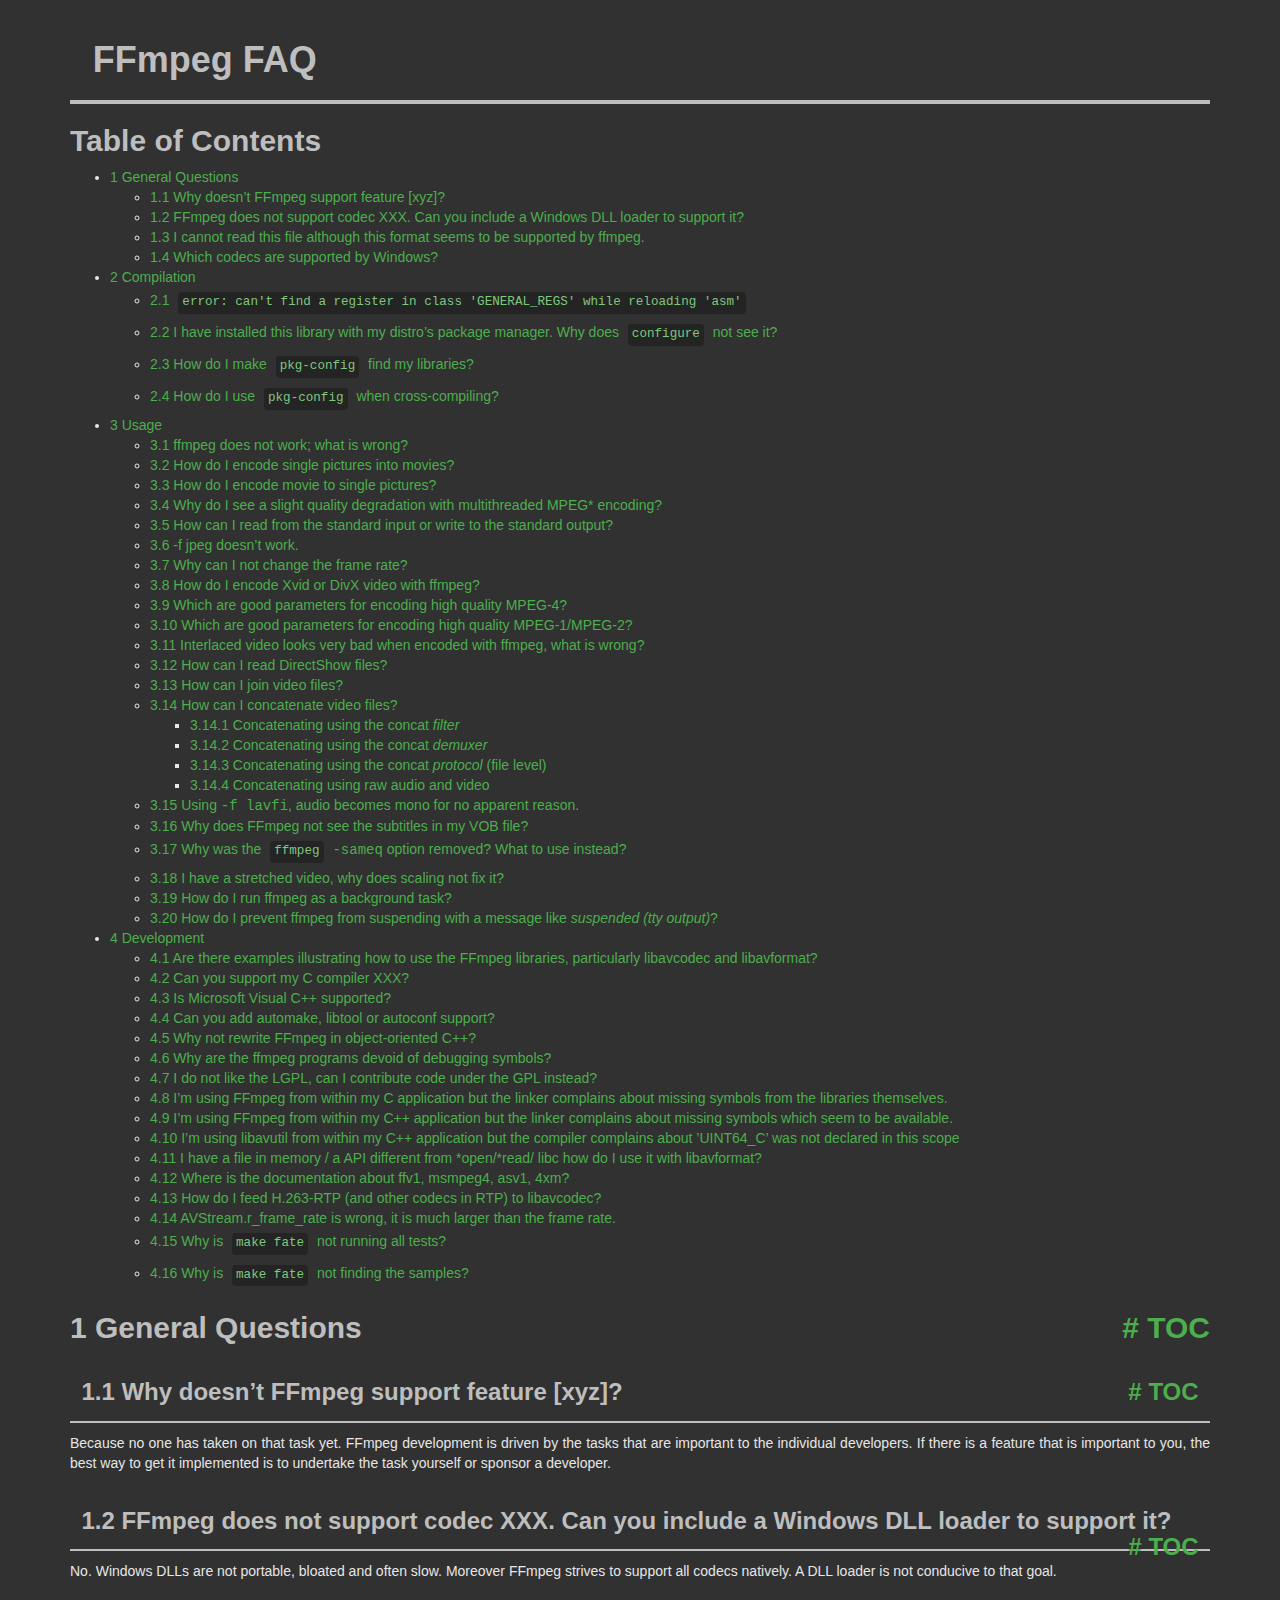
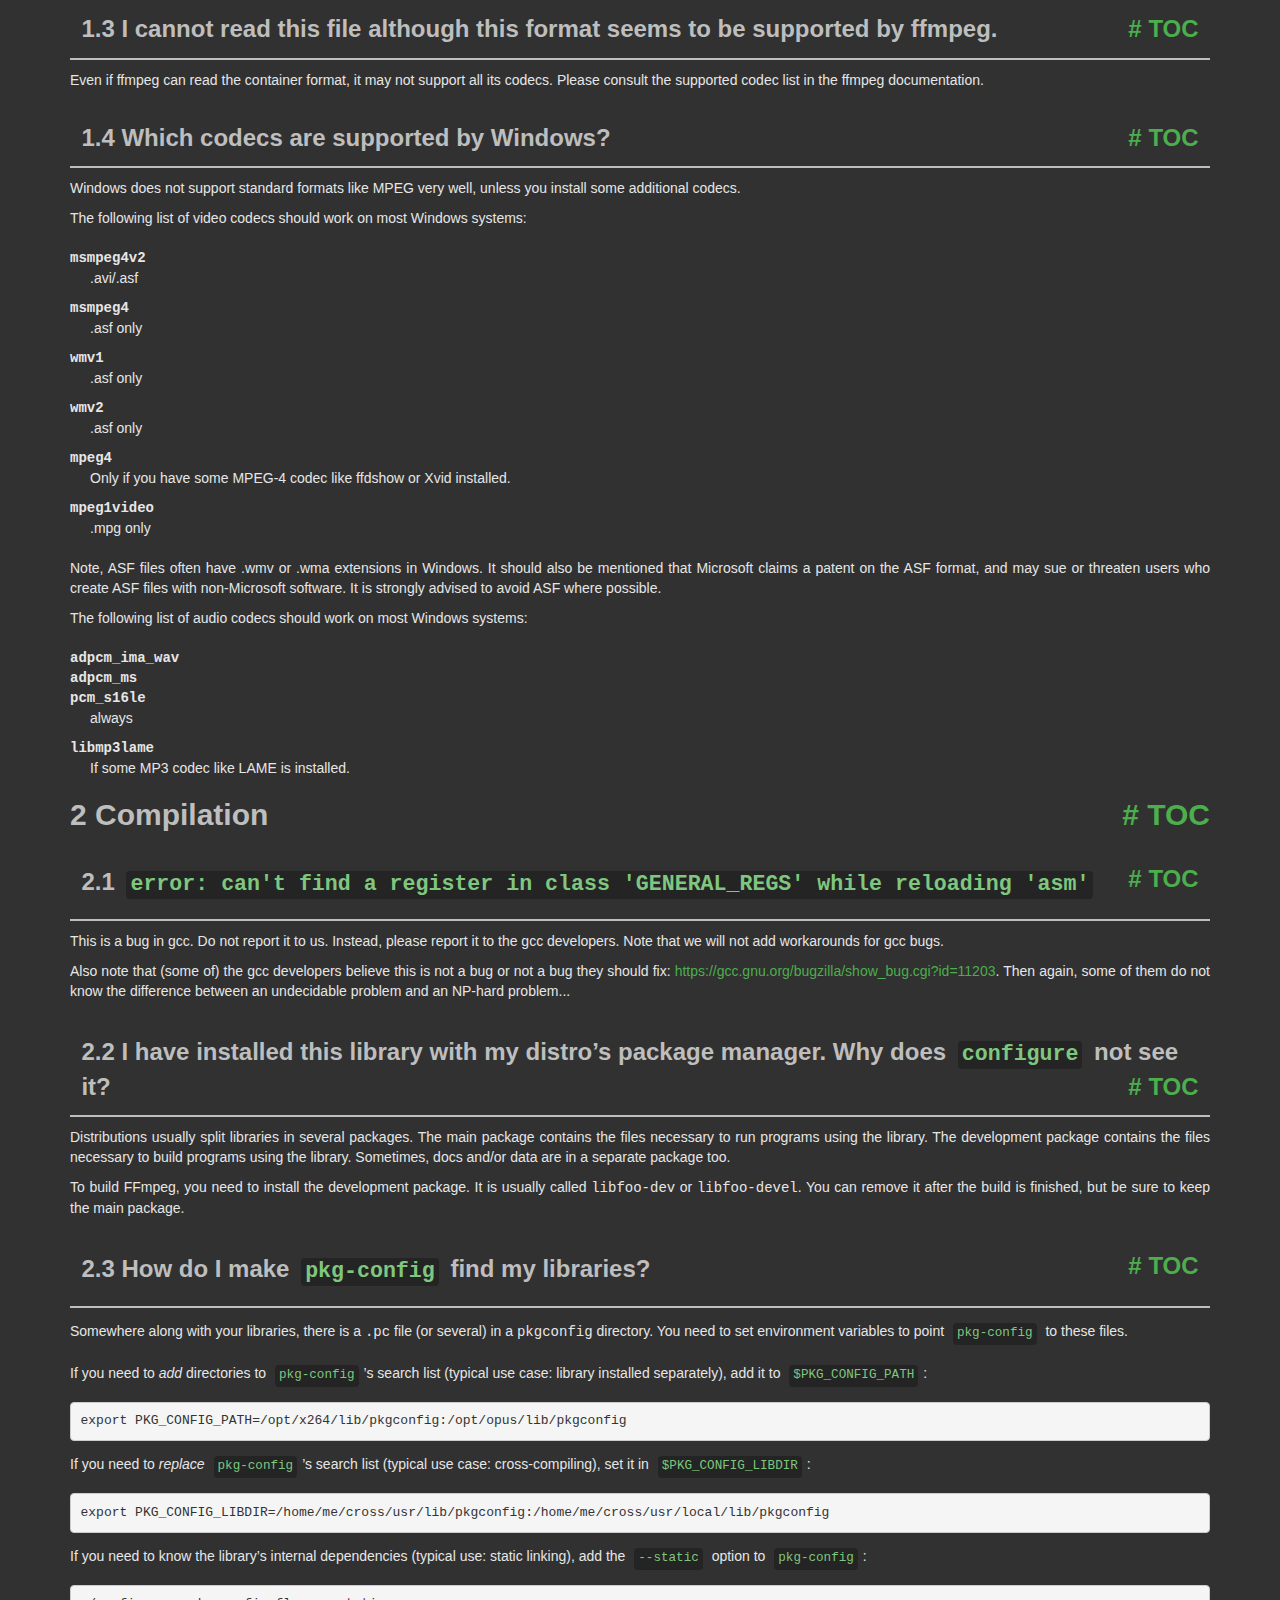
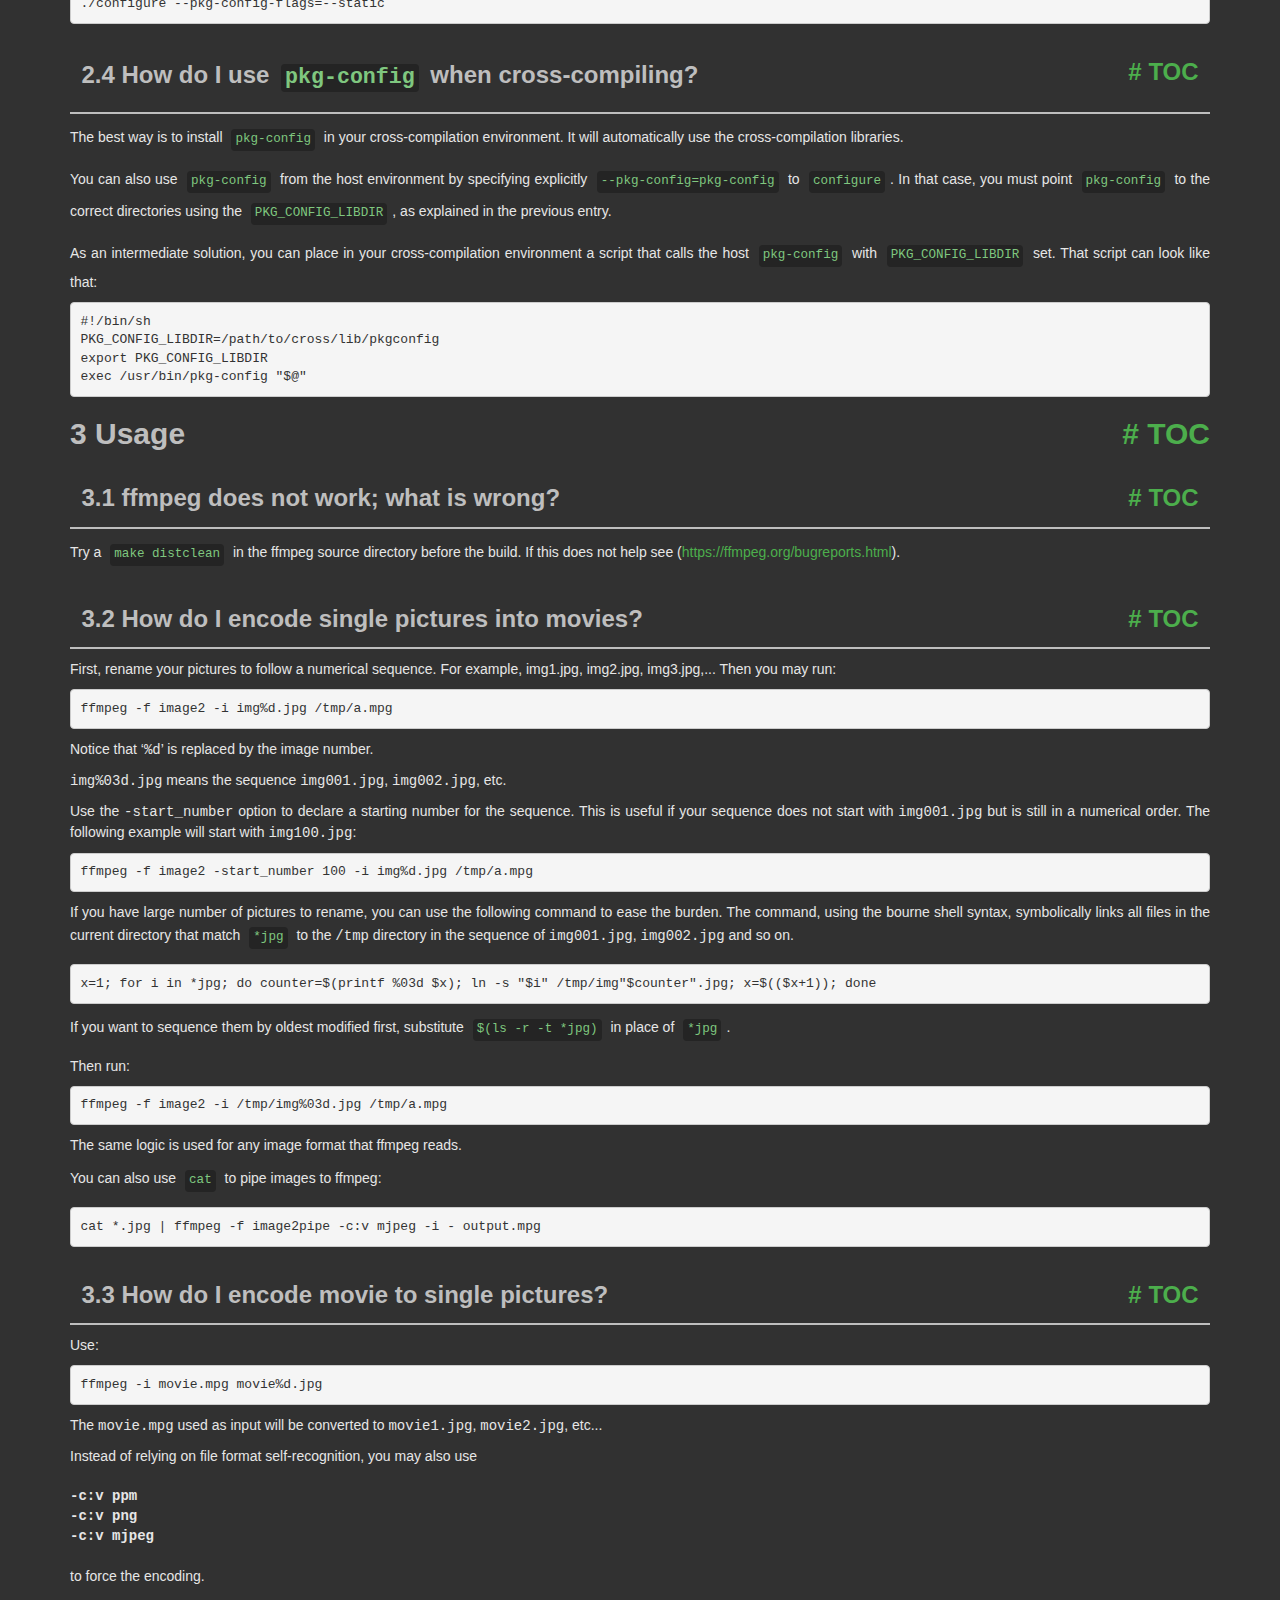
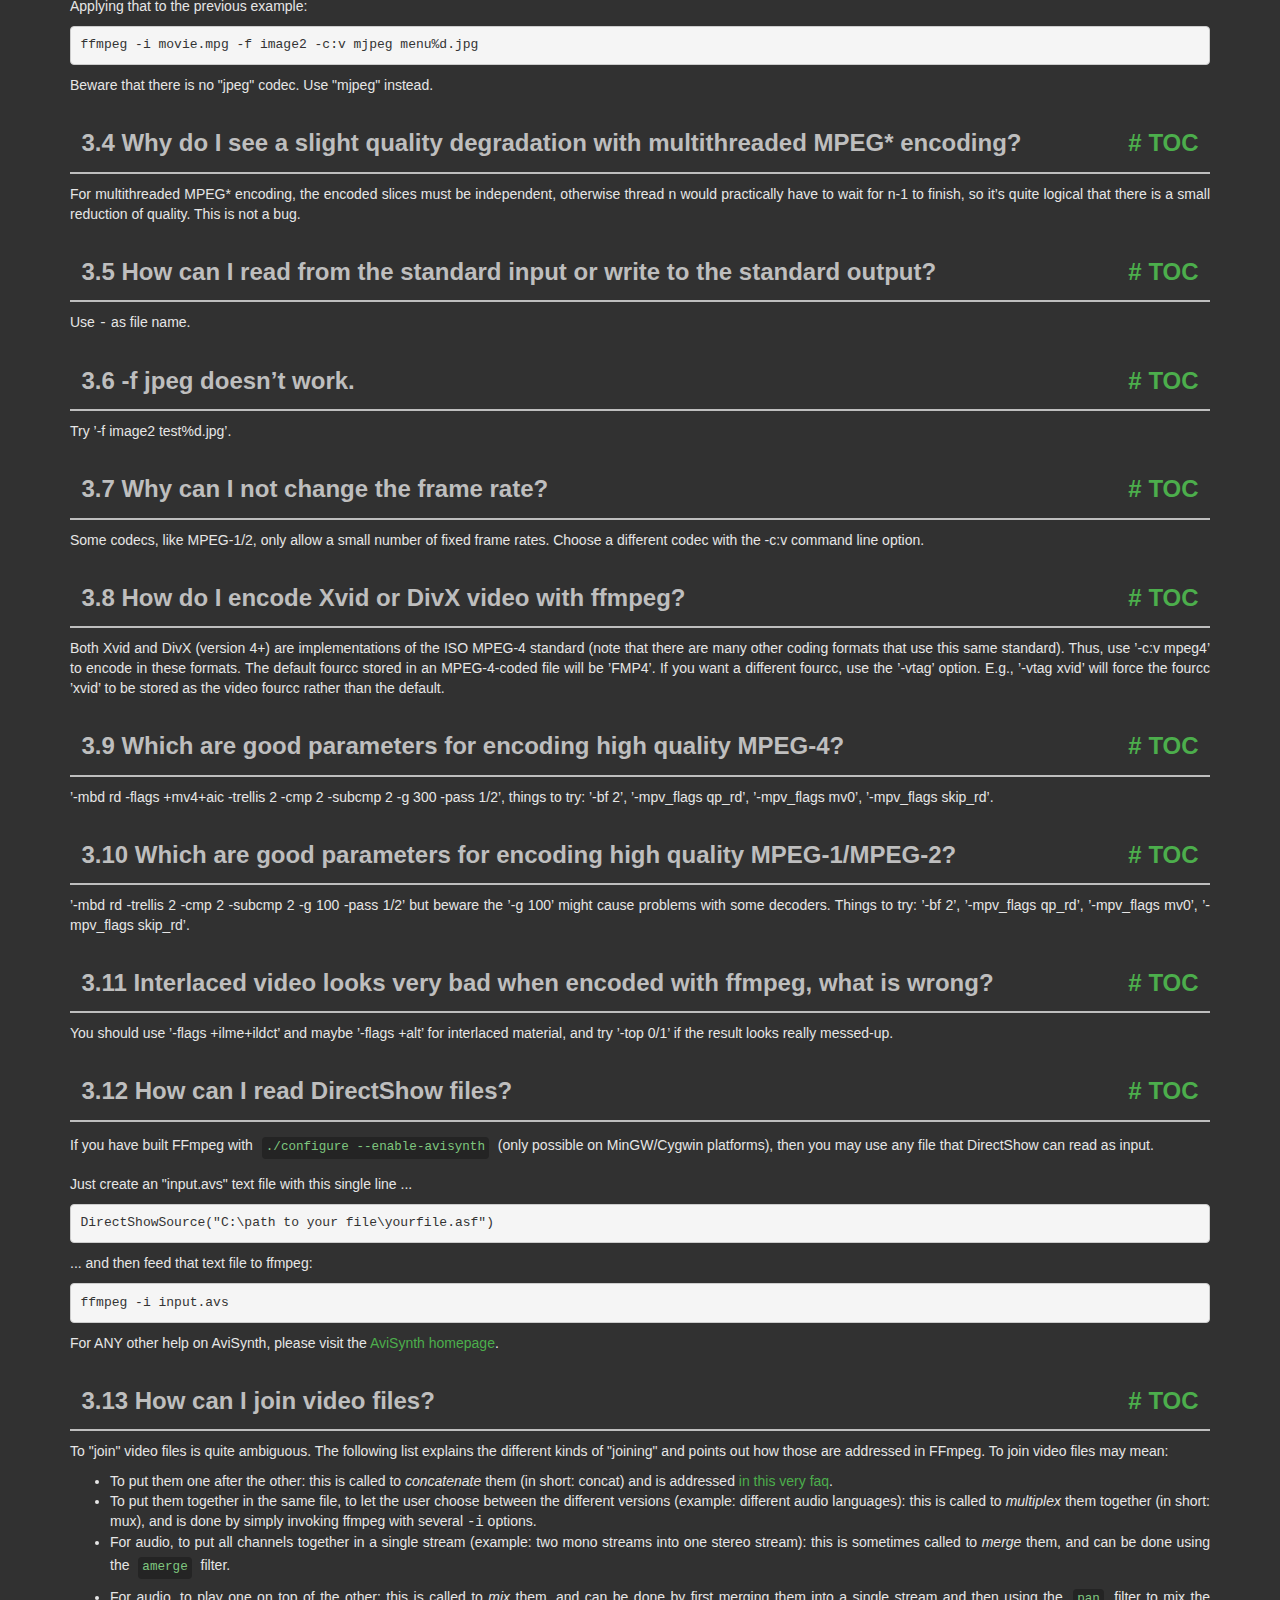
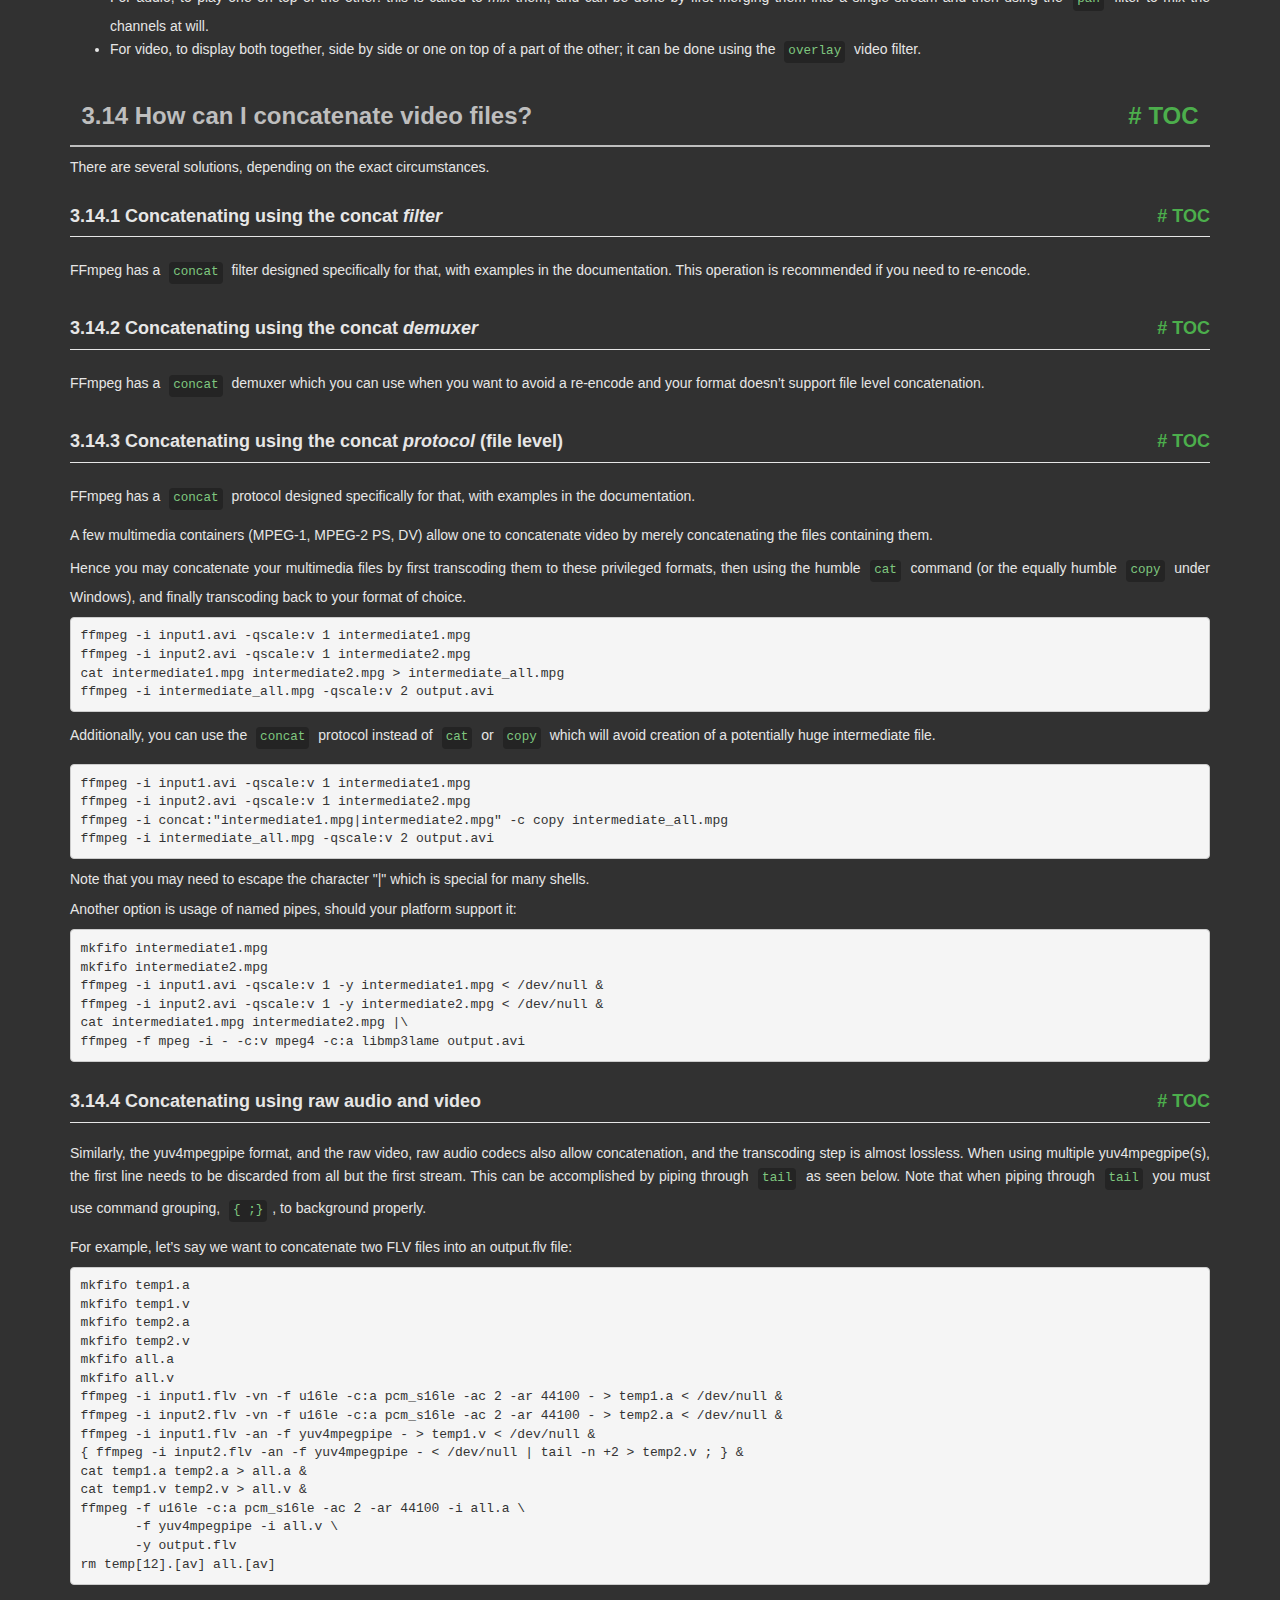
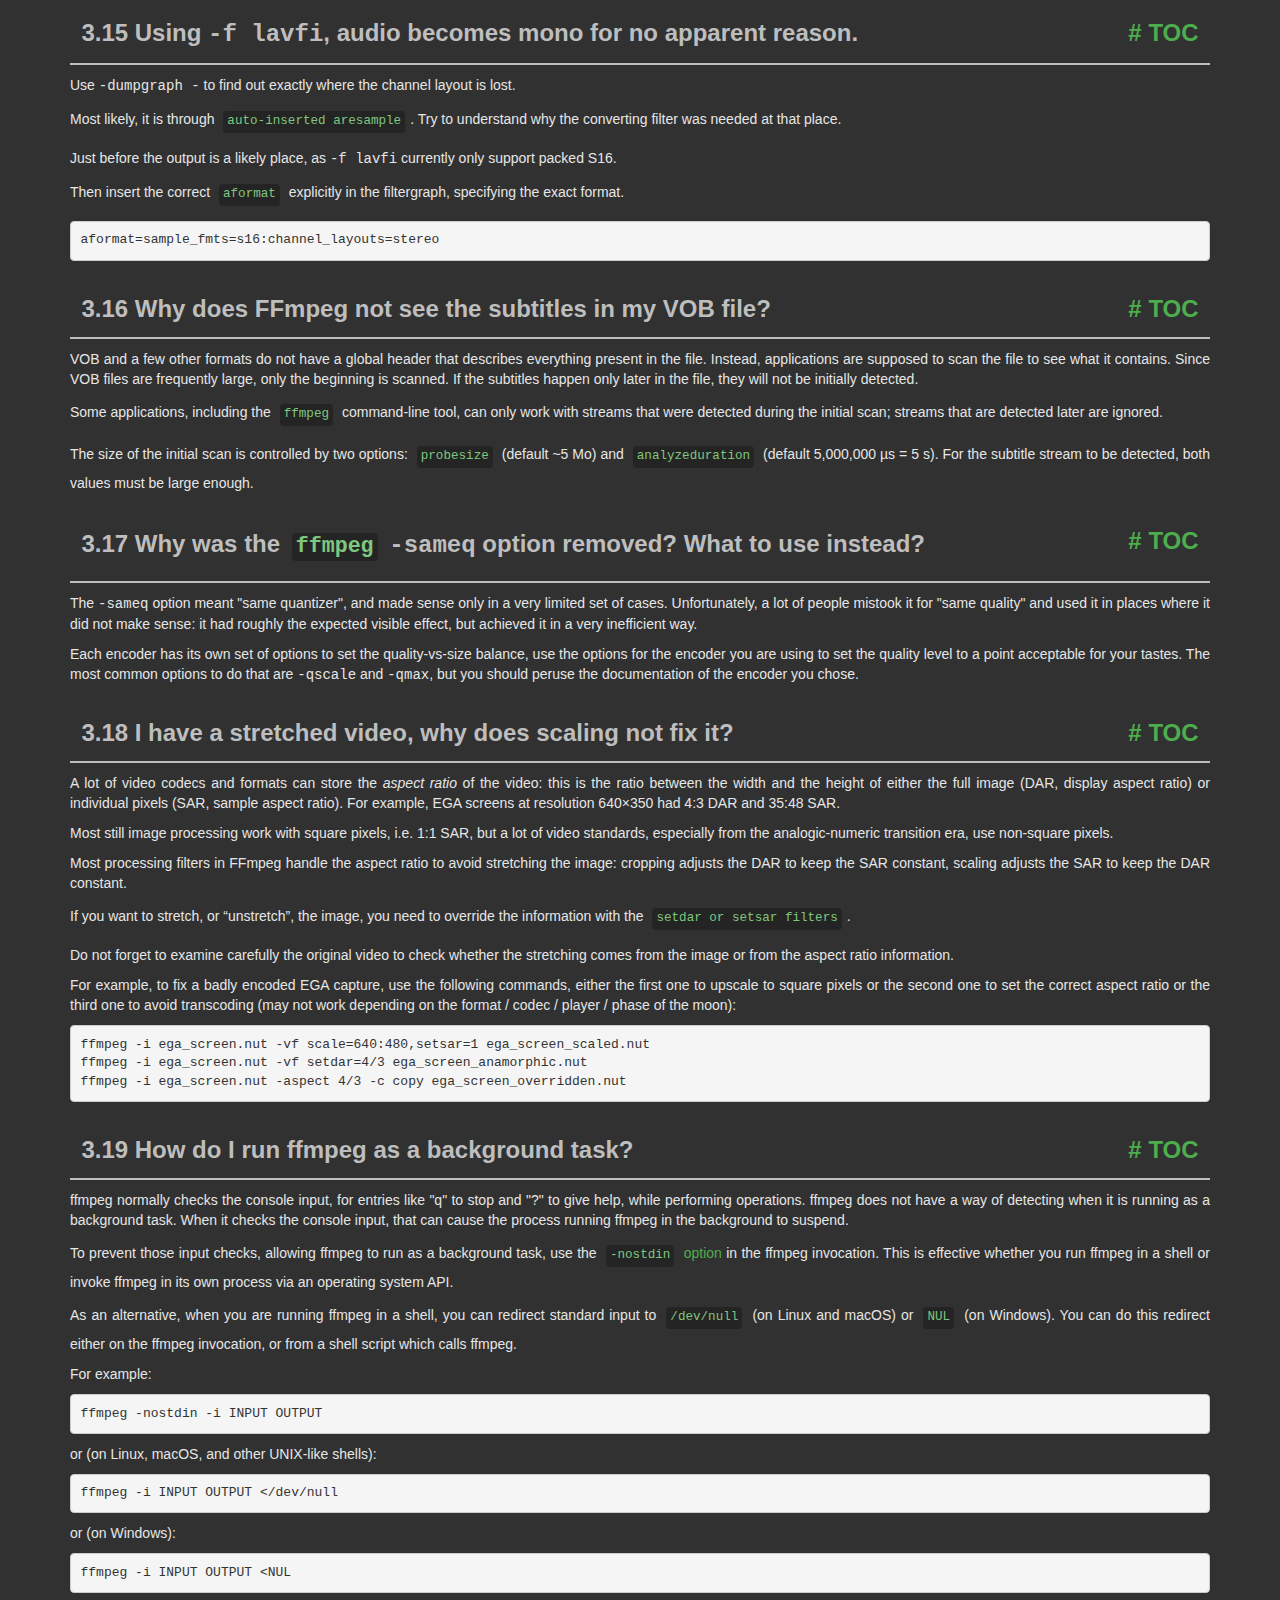
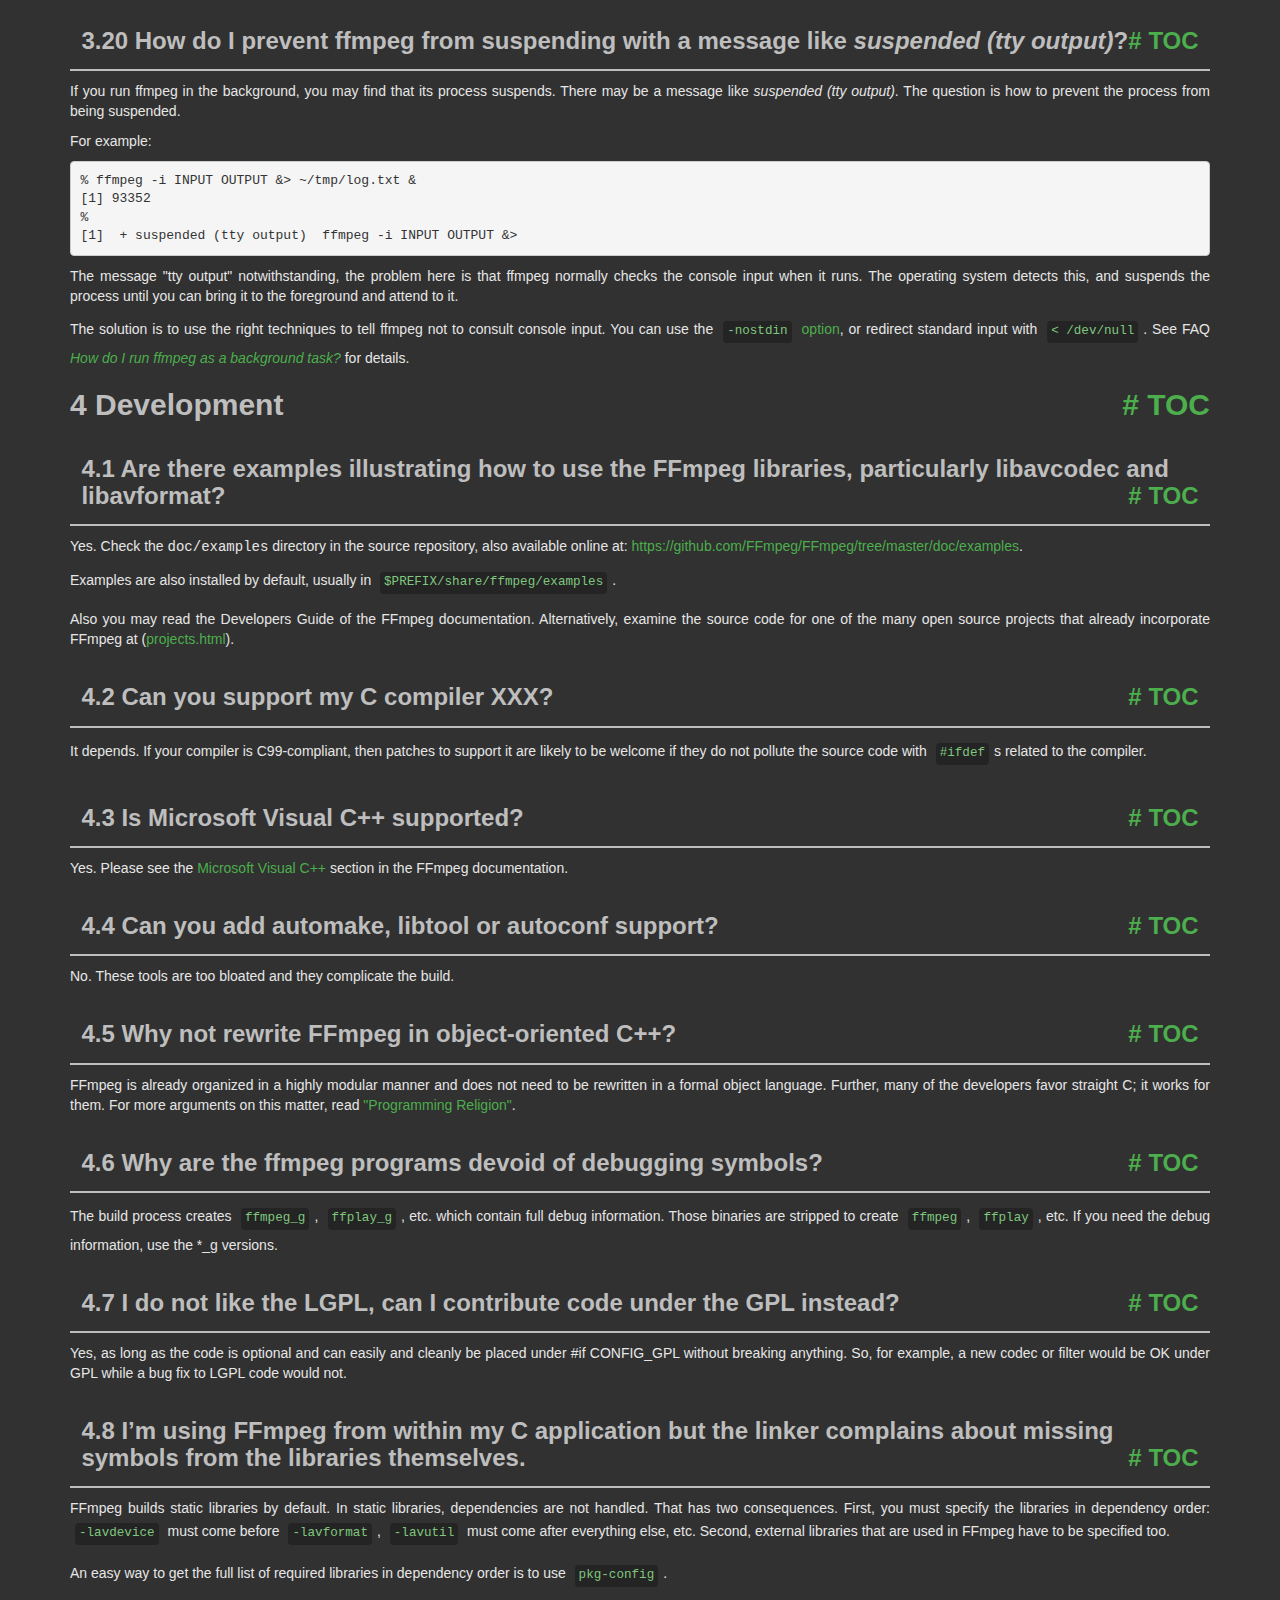
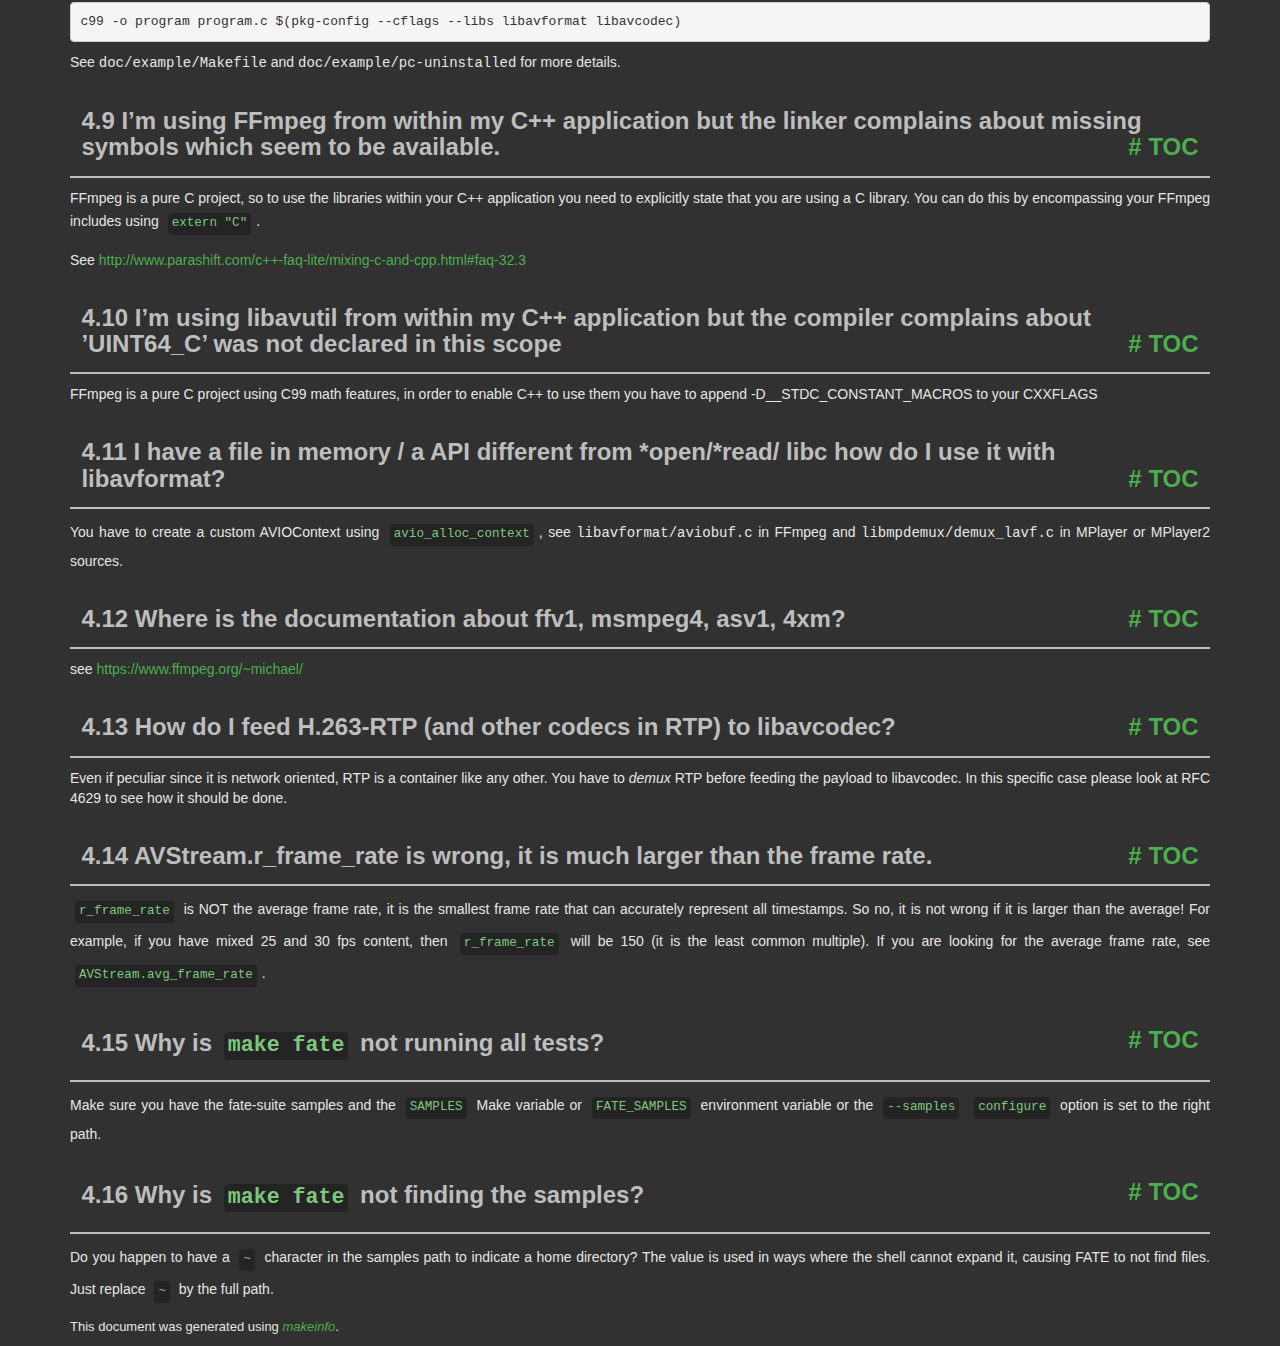
<file: ffmpeg/doc/faq.html>
<!DOCTYPE html PUBLIC "-//W3C//DTD HTML 4.01 Transitional//EN" "http://www.w3.org/TR/html4/loose.dtd">
<html>
<!-- Created by , GNU Texinfo 7.1.1 -->
  <head>
    <meta charset="utf-8">
    <title>
      FFmpeg FAQ
    </title>
    <meta name="viewport" content="width=device-width,initial-scale=1.0">
    <link rel="stylesheet" type="text/css" href="bootstrap.min.css">
    <link rel="stylesheet" type="text/css" href="style.min.css">
  </head>
  <body>
    <div class="container">
      <h1>
      FFmpeg FAQ
      </h1>


<a name="SEC_Top"></a>

<div class="element-contents" id="SEC_Contents">
<h2 class="contents-heading">Table of Contents</h2>

<div class="contents">

<ul class="toc-numbered-mark">
  <li><a id="toc-General-Questions" href="#General-Questions">1 General Questions</a>
  <ul class="toc-numbered-mark">
    <li><a id="toc-Why-doesn_0027t-FFmpeg-support-feature-_005bxyz_005d_003f" href="#Why-doesn_0027t-FFmpeg-support-feature-_005bxyz_005d_003f">1.1 Why doesn&rsquo;t FFmpeg support feature [xyz]?</a></li>
    <li><a id="toc-FFmpeg-does-not-support-codec-XXX_002e-Can-you-include-a-Windows-DLL-loader-to-support-it_003f" href="#FFmpeg-does-not-support-codec-XXX_002e-Can-you-include-a-Windows-DLL-loader-to-support-it_003f">1.2 FFmpeg does not support codec XXX. Can you include a Windows DLL loader to support it?</a></li>
    <li><a id="toc-I-cannot-read-this-file-although-this-format-seems-to-be-supported-by-ffmpeg_002e" href="#I-cannot-read-this-file-although-this-format-seems-to-be-supported-by-ffmpeg_002e">1.3 I cannot read this file although this format seems to be supported by ffmpeg.</a></li>
    <li><a id="toc-Which-codecs-are-supported-by-Windows_003f" href="#Which-codecs-are-supported-by-Windows_003f">1.4 Which codecs are supported by Windows?</a></li>
  </ul></li>
  <li><a id="toc-Compilation" href="#Compilation">2 Compilation</a>
  <ul class="toc-numbered-mark">
    <li><a id="toc-error_003a-can_0027t-find-a-register-in-class-_0027GENERAL_005fREGS_0027-while-reloading-_0027asm_0027" href="#error_003a-can_0027t-find-a-register-in-class-_0027GENERAL_005fREGS_0027-while-reloading-_0027asm_0027">2.1 <code class="code">error: can't find a register in class 'GENERAL_REGS' while reloading 'asm'</code></a></li>
    <li><a id="toc-I-have-installed-this-library-with-my-distro_0027s-package-manager_002e-Why-does-configure-not-see-it_003f" href="#I-have-installed-this-library-with-my-distro_0027s-package-manager_002e-Why-does-configure-not-see-it_003f">2.2 I have installed this library with my distro&rsquo;s package manager. Why does <code class="command">configure</code> not see it?</a></li>
    <li><a id="toc-How-do-I-make-pkg_002dconfig-find-my-libraries_003f" href="#How-do-I-make-pkg_002dconfig-find-my-libraries_003f">2.3 How do I make <code class="command">pkg-config</code> find my libraries?</a></li>
    <li><a id="toc-How-do-I-use-pkg_002dconfig-when-cross_002dcompiling_003f" href="#How-do-I-use-pkg_002dconfig-when-cross_002dcompiling_003f">2.4 How do I use <code class="command">pkg-config</code> when cross-compiling?</a></li>
  </ul></li>
  <li><a id="toc-Usage" href="#Usage">3 Usage</a>
  <ul class="toc-numbered-mark">
    <li><a id="toc-ffmpeg-does-not-work_003b-what-is-wrong_003f" href="#ffmpeg-does-not-work_003b-what-is-wrong_003f">3.1 ffmpeg does not work; what is wrong?</a></li>
    <li><a id="toc-How-do-I-encode-single-pictures-into-movies_003f" href="#How-do-I-encode-single-pictures-into-movies_003f">3.2 How do I encode single pictures into movies?</a></li>
    <li><a id="toc-How-do-I-encode-movie-to-single-pictures_003f" href="#How-do-I-encode-movie-to-single-pictures_003f">3.3 How do I encode movie to single pictures?</a></li>
    <li><a id="toc-Why-do-I-see-a-slight-quality-degradation-with-multithreaded-MPEG_002a-encoding_003f" href="#Why-do-I-see-a-slight-quality-degradation-with-multithreaded-MPEG_002a-encoding_003f">3.4 Why do I see a slight quality degradation with multithreaded MPEG* encoding?</a></li>
    <li><a id="toc-How-can-I-read-from-the-standard-input-or-write-to-the-standard-output_003f" href="#How-can-I-read-from-the-standard-input-or-write-to-the-standard-output_003f">3.5 How can I read from the standard input or write to the standard output?</a></li>
    <li><a id="toc-_002df-jpeg-doesn_0027t-work_002e" href="#g_t_002df-jpeg-doesn_0027t-work_002e">3.6 -f jpeg doesn&rsquo;t work.</a></li>
    <li><a id="toc-Why-can-I-not-change-the-frame-rate_003f" href="#Why-can-I-not-change-the-frame-rate_003f">3.7 Why can I not change the frame rate?</a></li>
    <li><a id="toc-How-do-I-encode-Xvid-or-DivX-video-with-ffmpeg_003f" href="#How-do-I-encode-Xvid-or-DivX-video-with-ffmpeg_003f">3.8 How do I encode Xvid or DivX video with ffmpeg?</a></li>
    <li><a id="toc-Which-are-good-parameters-for-encoding-high-quality-MPEG_002d4_003f" href="#Which-are-good-parameters-for-encoding-high-quality-MPEG_002d4_003f">3.9 Which are good parameters for encoding high quality MPEG-4?</a></li>
    <li><a id="toc-Which-are-good-parameters-for-encoding-high-quality-MPEG_002d1_002fMPEG_002d2_003f" href="#Which-are-good-parameters-for-encoding-high-quality-MPEG_002d1_002fMPEG_002d2_003f">3.10 Which are good parameters for encoding high quality MPEG-1/MPEG-2?</a></li>
    <li><a id="toc-Interlaced-video-looks-very-bad-when-encoded-with-ffmpeg_002c-what-is-wrong_003f" href="#Interlaced-video-looks-very-bad-when-encoded-with-ffmpeg_002c-what-is-wrong_003f">3.11 Interlaced video looks very bad when encoded with ffmpeg, what is wrong?</a></li>
    <li><a id="toc-How-can-I-read-DirectShow-files_003f" href="#How-can-I-read-DirectShow-files_003f">3.12 How can I read DirectShow files?</a></li>
    <li><a id="toc-How-can-I-join-video-files_003f" href="#How-can-I-join-video-files_003f">3.13 How can I join video files?</a></li>
    <li><a id="toc-How-can-I-concatenate-video-files_003f" href="#How-can-I-concatenate-video-files_003f">3.14 How can I concatenate video files?</a>
    <ul class="toc-numbered-mark">
      <li><a id="toc-Concatenating-using-the-concat-filter" href="#Concatenating-using-the-concat-filter">3.14.1 Concatenating using the concat <em class="emph">filter</em></a></li>
      <li><a id="toc-Concatenating-using-the-concat-demuxer" href="#Concatenating-using-the-concat-demuxer">3.14.2 Concatenating using the concat <em class="emph">demuxer</em></a></li>
      <li><a id="toc-Concatenating-using-the-concat-protocol-_0028file-level_0029" href="#Concatenating-using-the-concat-protocol-_0028file-level_0029">3.14.3 Concatenating using the concat <em class="emph">protocol</em> (file level)</a></li>
      <li><a id="toc-Concatenating-using-raw-audio-and-video" href="#Concatenating-using-raw-audio-and-video">3.14.4 Concatenating using raw audio and video</a></li>
    </ul></li>
    <li><a id="toc-Using-_002df-lavfi_002c-audio-becomes-mono-for-no-apparent-reason_002e" href="#Using-_002df-lavfi_002c-audio-becomes-mono-for-no-apparent-reason_002e">3.15 Using <samp class="option">-f lavfi</samp>, audio becomes mono for no apparent reason.</a></li>
    <li><a id="toc-Why-does-FFmpeg-not-see-the-subtitles-in-my-VOB-file_003f" href="#Why-does-FFmpeg-not-see-the-subtitles-in-my-VOB-file_003f">3.16 Why does FFmpeg not see the subtitles in my VOB file?</a></li>
    <li><a id="toc-Why-was-the-ffmpeg-_002dsameq-option-removed_003f-What-to-use-instead_003f" href="#Why-was-the-ffmpeg-_002dsameq-option-removed_003f-What-to-use-instead_003f">3.17 Why was the <code class="command">ffmpeg</code> <samp class="option">-sameq</samp> option removed? What to use instead?</a></li>
    <li><a id="toc-I-have-a-stretched-video_002c-why-does-scaling-not-fix-it_003f" href="#I-have-a-stretched-video_002c-why-does-scaling-not-fix-it_003f">3.18 I have a stretched video, why does scaling not fix it?</a></li>
    <li><a id="toc-How-do-I-run-ffmpeg-as-a-background-task_003f" href="#How-do-I-run-ffmpeg-as-a-background-task_003f">3.19 How do I run ffmpeg as a background task?</a></li>
    <li><a id="toc-How-do-I-prevent-ffmpeg-from-suspending-with-a-message-like-suspended-_0028tty-output_0029_003f" href="#How-do-I-prevent-ffmpeg-from-suspending-with-a-message-like-suspended-_0028tty-output_0029_003f">3.20 How do I prevent ffmpeg from suspending with a message like <em class="emph">suspended (tty output)</em>?</a></li>
  </ul></li>
  <li><a id="toc-Development" href="#Development">4 Development</a>
  <ul class="toc-numbered-mark">
    <li><a id="toc-Are-there-examples-illustrating-how-to-use-the-FFmpeg-libraries_002c-particularly-libavcodec-and-libavformat_003f" href="#Are-there-examples-illustrating-how-to-use-the-FFmpeg-libraries_002c-particularly-libavcodec-and-libavformat_003f">4.1 Are there examples illustrating how to use the FFmpeg libraries, particularly libavcodec and libavformat?</a></li>
    <li><a id="toc-Can-you-support-my-C-compiler-XXX_003f" href="#Can-you-support-my-C-compiler-XXX_003f">4.2 Can you support my C compiler XXX?</a></li>
    <li><a id="toc-Is-Microsoft-Visual-C_002b_002b-supported_003f" href="#Is-Microsoft-Visual-C_002b_002b-supported_003f">4.3 Is Microsoft Visual C++ supported?</a></li>
    <li><a id="toc-Can-you-add-automake_002c-libtool-or-autoconf-support_003f" href="#Can-you-add-automake_002c-libtool-or-autoconf-support_003f">4.4 Can you add automake, libtool or autoconf support?</a></li>
    <li><a id="toc-Why-not-rewrite-FFmpeg-in-object_002doriented-C_002b_002b_003f" href="#Why-not-rewrite-FFmpeg-in-object_002doriented-C_002b_002b_003f">4.5 Why not rewrite FFmpeg in object-oriented C++?</a></li>
    <li><a id="toc-Why-are-the-ffmpeg-programs-devoid-of-debugging-symbols_003f" href="#Why-are-the-ffmpeg-programs-devoid-of-debugging-symbols_003f">4.6 Why are the ffmpeg programs devoid of debugging symbols?</a></li>
    <li><a id="toc-I-do-not-like-the-LGPL_002c-can-I-contribute-code-under-the-GPL-instead_003f" href="#I-do-not-like-the-LGPL_002c-can-I-contribute-code-under-the-GPL-instead_003f">4.7 I do not like the LGPL, can I contribute code under the GPL instead?</a></li>
    <li><a id="toc-I_0027m-using-FFmpeg-from-within-my-C-application-but-the-linker-complains-about-missing-symbols-from-the-libraries-themselves_002e" href="#I_0027m-using-FFmpeg-from-within-my-C-application-but-the-linker-complains-about-missing-symbols-from-the-libraries-themselves_002e">4.8 I&rsquo;m using FFmpeg from within my C application but the linker complains about missing symbols from the libraries themselves.</a></li>
    <li><a id="toc-I_0027m-using-FFmpeg-from-within-my-C_002b_002b-application-but-the-linker-complains-about-missing-symbols-which-seem-to-be-available_002e" href="#I_0027m-using-FFmpeg-from-within-my-C_002b_002b-application-but-the-linker-complains-about-missing-symbols-which-seem-to-be-available_002e">4.9 I&rsquo;m using FFmpeg from within my C++ application but the linker complains about missing symbols which seem to be available.</a></li>
    <li><a id="toc-I_0027m-using-libavutil-from-within-my-C_002b_002b-application-but-the-compiler-complains-about-_0027UINT64_005fC_0027-was-not-declared-in-this-scope" href="#I_0027m-using-libavutil-from-within-my-C_002b_002b-application-but-the-compiler-complains-about-_0027UINT64_005fC_0027-was-not-declared-in-this-scope">4.10 I&rsquo;m using libavutil from within my C++ application but the compiler complains about &rsquo;UINT64_C&rsquo; was not declared in this scope</a></li>
    <li><a id="toc-I-have-a-file-in-memory-_002f-a-API-different-from-_002aopen_002f_002aread_002f-libc-how-do-I-use-it-with-libavformat_003f" href="#I-have-a-file-in-memory-_002f-a-API-different-from-_002aopen_002f_002aread_002f-libc-how-do-I-use-it-with-libavformat_003f">4.11 I have a file in memory / a API different from *open/*read/ libc how do I use it with libavformat?</a></li>
    <li><a id="toc-Where-is-the-documentation-about-ffv1_002c-msmpeg4_002c-asv1_002c-4xm_003f" href="#Where-is-the-documentation-about-ffv1_002c-msmpeg4_002c-asv1_002c-4xm_003f">4.12 Where is the documentation about ffv1, msmpeg4, asv1, 4xm?</a></li>
    <li><a id="toc-How-do-I-feed-H_002e263_002dRTP-_0028and-other-codecs-in-RTP_0029-to-libavcodec_003f" href="#How-do-I-feed-H_002e263_002dRTP-_0028and-other-codecs-in-RTP_0029-to-libavcodec_003f">4.13 How do I feed H.263-RTP (and other codecs in RTP) to libavcodec?</a></li>
    <li><a id="toc-AVStream_002er_005fframe_005frate-is-wrong_002c-it-is-much-larger-than-the-frame-rate_002e" href="#AVStream_002er_005fframe_005frate-is-wrong_002c-it-is-much-larger-than-the-frame-rate_002e">4.14 AVStream.r_frame_rate is wrong, it is much larger than the frame rate.</a></li>
    <li><a id="toc-Why-is-make-fate-not-running-all-tests_003f" href="#Why-is-make-fate-not-running-all-tests_003f">4.15 Why is <code class="code">make fate</code> not running all tests?</a></li>
    <li><a id="toc-Why-is-make-fate-not-finding-the-samples_003f" href="#Why-is-make-fate-not-finding-the-samples_003f">4.16 Why is <code class="code">make fate</code> not finding the samples?</a></li>
  </ul></li>
</ul>
</div>
</div>

<a name="General-Questions"></a>
<h2 class="chapter">1 General Questions<span class="pull-right"><a class="anchor hidden-xs" href="#General-Questions" aria-hidden="true">#</a> <a class="anchor hidden-xs"href="#toc-General-Questions" aria-hidden="true">TOC</a></span></h2>

<a name="Why-doesn_0027t-FFmpeg-support-feature-_005bxyz_005d_003f"></a>
<h3 class="section">1.1 Why doesn&rsquo;t FFmpeg support feature [xyz]?<span class="pull-right"><a class="anchor hidden-xs" href="#Why-doesn_0027t-FFmpeg-support-feature-_005bxyz_005d_003f" aria-hidden="true">#</a> <a class="anchor hidden-xs"href="#toc-Why-doesn_0027t-FFmpeg-support-feature-_005bxyz_005d_003f" aria-hidden="true">TOC</a></span></h3>

<p>Because no one has taken on that task yet. FFmpeg development is
driven by the tasks that are important to the individual developers.
If there is a feature that is important to you, the best way to get
it implemented is to undertake the task yourself or sponsor a developer.
</p>
<a name="FFmpeg-does-not-support-codec-XXX_002e-Can-you-include-a-Windows-DLL-loader-to-support-it_003f"></a>
<h3 class="section">1.2 FFmpeg does not support codec XXX. Can you include a Windows DLL loader to support it?<span class="pull-right"><a class="anchor hidden-xs" href="#FFmpeg-does-not-support-codec-XXX_002e-Can-you-include-a-Windows-DLL-loader-to-support-it_003f" aria-hidden="true">#</a> <a class="anchor hidden-xs"href="#toc-FFmpeg-does-not-support-codec-XXX_002e-Can-you-include-a-Windows-DLL-loader-to-support-it_003f" aria-hidden="true">TOC</a></span></h3>

<p>No. Windows DLLs are not portable, bloated and often slow.
Moreover FFmpeg strives to support all codecs natively.
A DLL loader is not conducive to that goal.
</p>
<a name="I-cannot-read-this-file-although-this-format-seems-to-be-supported-by-ffmpeg_002e"></a>
<h3 class="section">1.3 I cannot read this file although this format seems to be supported by ffmpeg.<span class="pull-right"><a class="anchor hidden-xs" href="#I-cannot-read-this-file-although-this-format-seems-to-be-supported-by-ffmpeg_002e" aria-hidden="true">#</a> <a class="anchor hidden-xs"href="#toc-I-cannot-read-this-file-although-this-format-seems-to-be-supported-by-ffmpeg_002e" aria-hidden="true">TOC</a></span></h3>

<p>Even if ffmpeg can read the container format, it may not support all its
codecs. Please consult the supported codec list in the ffmpeg
documentation.
</p>
<a name="Which-codecs-are-supported-by-Windows_003f"></a>
<h3 class="section">1.4 Which codecs are supported by Windows?<span class="pull-right"><a class="anchor hidden-xs" href="#Which-codecs-are-supported-by-Windows_003f" aria-hidden="true">#</a> <a class="anchor hidden-xs"href="#toc-Which-codecs-are-supported-by-Windows_003f" aria-hidden="true">TOC</a></span></h3>

<p>Windows does not support standard formats like MPEG very well, unless you
install some additional codecs.
</p>
<p>The following list of video codecs should work on most Windows systems:
</p><dl class="table">
<dt><samp class="option">msmpeg4v2</samp></dt>
<dd><p>.avi/.asf
</p></dd>
<dt><samp class="option">msmpeg4</samp></dt>
<dd><p>.asf only
</p></dd>
<dt><samp class="option">wmv1</samp></dt>
<dd><p>.asf only
</p></dd>
<dt><samp class="option">wmv2</samp></dt>
<dd><p>.asf only
</p></dd>
<dt><samp class="option">mpeg4</samp></dt>
<dd><p>Only if you have some MPEG-4 codec like ffdshow or Xvid installed.
</p></dd>
<dt><samp class="option">mpeg1video</samp></dt>
<dd><p>.mpg only
</p></dd>
</dl>
<p>Note, ASF files often have .wmv or .wma extensions in Windows. It should also
be mentioned that Microsoft claims a patent on the ASF format, and may sue
or threaten users who create ASF files with non-Microsoft software. It is
strongly advised to avoid ASF where possible.
</p>
<p>The following list of audio codecs should work on most Windows systems:
</p><dl class="table">
<dt><samp class="option">adpcm_ima_wav</samp></dt>
<dt><samp class="option">adpcm_ms</samp></dt>
<dt><samp class="option">pcm_s16le</samp></dt>
<dd><p>always
</p></dd>
<dt><samp class="option">libmp3lame</samp></dt>
<dd><p>If some MP3 codec like LAME is installed.
</p></dd>
</dl>


<a name="Compilation"></a>
<h2 class="chapter">2 Compilation<span class="pull-right"><a class="anchor hidden-xs" href="#Compilation" aria-hidden="true">#</a> <a class="anchor hidden-xs"href="#toc-Compilation" aria-hidden="true">TOC</a></span></h2>

<a name="error_003a-can_0027t-find-a-register-in-class-_0027GENERAL_005fREGS_0027-while-reloading-_0027asm_0027"></a>
<h3 class="section">2.1 <code class="code">error: can't find a register in class 'GENERAL_REGS' while reloading 'asm'</code><span class="pull-right"><a class="anchor hidden-xs" href="#error_003a-can_0027t-find-a-register-in-class-_0027GENERAL_005fREGS_0027-while-reloading-_0027asm_0027" aria-hidden="true">#</a> <a class="anchor hidden-xs"href="#toc-error_003a-can_0027t-find-a-register-in-class-_0027GENERAL_005fREGS_0027-while-reloading-_0027asm_0027" aria-hidden="true">TOC</a></span></h3>

<p>This is a bug in gcc. Do not report it to us. Instead, please report it to
the gcc developers. Note that we will not add workarounds for gcc bugs.
</p>
<p>Also note that (some of) the gcc developers believe this is not a bug or
not a bug they should fix:
<a class="url" href="https://gcc.gnu.org/bugzilla/show_bug.cgi?id=11203">https://gcc.gnu.org/bugzilla/show_bug.cgi?id=11203</a>.
Then again, some of them do not know the difference between an undecidable
problem and an NP-hard problem...
</p>
<a name="I-have-installed-this-library-with-my-distro_0027s-package-manager_002e-Why-does-configure-not-see-it_003f"></a>
<h3 class="section">2.2 I have installed this library with my distro&rsquo;s package manager. Why does <code class="command">configure</code> not see it?<span class="pull-right"><a class="anchor hidden-xs" href="#I-have-installed-this-library-with-my-distro_0027s-package-manager_002e-Why-does-configure-not-see-it_003f" aria-hidden="true">#</a> <a class="anchor hidden-xs"href="#toc-I-have-installed-this-library-with-my-distro_0027s-package-manager_002e-Why-does-configure-not-see-it_003f" aria-hidden="true">TOC</a></span></h3>

<p>Distributions usually split libraries in several packages. The main package
contains the files necessary to run programs using the library. The
development package contains the files necessary to build programs using the
library. Sometimes, docs and/or data are in a separate package too.
</p>
<p>To build FFmpeg, you need to install the development package. It is usually
called <samp class="file">libfoo-dev</samp> or <samp class="file">libfoo-devel</samp>. You can remove it after the
build is finished, but be sure to keep the main package.
</p>
<a name="How-do-I-make-pkg_002dconfig-find-my-libraries_003f"></a>
<h3 class="section">2.3 How do I make <code class="command">pkg-config</code> find my libraries?<span class="pull-right"><a class="anchor hidden-xs" href="#How-do-I-make-pkg_002dconfig-find-my-libraries_003f" aria-hidden="true">#</a> <a class="anchor hidden-xs"href="#toc-How-do-I-make-pkg_002dconfig-find-my-libraries_003f" aria-hidden="true">TOC</a></span></h3>

<p>Somewhere along with your libraries, there is a <samp class="file">.pc</samp> file (or several)
in a <samp class="file">pkgconfig</samp> directory. You need to set environment variables to
point <code class="command">pkg-config</code> to these files.
</p>
<p>If you need to <em class="emph">add</em> directories to <code class="command">pkg-config</code>&rsquo;s search list
(typical use case: library installed separately), add it to
<code class="code">$PKG_CONFIG_PATH</code>:
</p>
<div class="example">
<pre class="example-preformatted">export PKG_CONFIG_PATH=/opt/x264/lib/pkgconfig:/opt/opus/lib/pkgconfig
</pre></div>

<p>If you need to <em class="emph">replace</em> <code class="command">pkg-config</code>&rsquo;s search list
(typical use case: cross-compiling), set it in
<code class="code">$PKG_CONFIG_LIBDIR</code>:
</p>
<div class="example">
<pre class="example-preformatted">export PKG_CONFIG_LIBDIR=/home/me/cross/usr/lib/pkgconfig:/home/me/cross/usr/local/lib/pkgconfig
</pre></div>

<p>If you need to know the library&rsquo;s internal dependencies (typical use: static
linking), add the <code class="code">--static</code> option to <code class="command">pkg-config</code>:
</p>
<div class="example">
<pre class="example-preformatted">./configure --pkg-config-flags=--static
</pre></div>

<a name="How-do-I-use-pkg_002dconfig-when-cross_002dcompiling_003f"></a>
<h3 class="section">2.4 How do I use <code class="command">pkg-config</code> when cross-compiling?<span class="pull-right"><a class="anchor hidden-xs" href="#How-do-I-use-pkg_002dconfig-when-cross_002dcompiling_003f" aria-hidden="true">#</a> <a class="anchor hidden-xs"href="#toc-How-do-I-use-pkg_002dconfig-when-cross_002dcompiling_003f" aria-hidden="true">TOC</a></span></h3>

<p>The best way is to install <code class="command">pkg-config</code> in your cross-compilation
environment. It will automatically use the cross-compilation libraries.
</p>
<p>You can also use <code class="command">pkg-config</code> from the host environment by
specifying explicitly <code class="code">--pkg-config=pkg-config</code> to <code class="command">configure</code>.
In that case, you must point <code class="command">pkg-config</code> to the correct directories
using the <code class="code">PKG_CONFIG_LIBDIR</code>, as explained in the previous entry.
</p>
<p>As an intermediate solution, you can place in your cross-compilation
environment a script that calls the host <code class="command">pkg-config</code> with
<code class="code">PKG_CONFIG_LIBDIR</code> set. That script can look like that:
</p>
<div class="example">
<pre class="example-preformatted">#!/bin/sh
PKG_CONFIG_LIBDIR=/path/to/cross/lib/pkgconfig
export PKG_CONFIG_LIBDIR
exec /usr/bin/pkg-config &quot;$@&quot;
</pre></div>

<a name="Usage"></a>
<h2 class="chapter">3 Usage<span class="pull-right"><a class="anchor hidden-xs" href="#Usage" aria-hidden="true">#</a> <a class="anchor hidden-xs"href="#toc-Usage" aria-hidden="true">TOC</a></span></h2>

<a name="ffmpeg-does-not-work_003b-what-is-wrong_003f"></a>
<h3 class="section">3.1 ffmpeg does not work; what is wrong?<span class="pull-right"><a class="anchor hidden-xs" href="#ffmpeg-does-not-work_003b-what-is-wrong_003f" aria-hidden="true">#</a> <a class="anchor hidden-xs"href="#toc-ffmpeg-does-not-work_003b-what-is-wrong_003f" aria-hidden="true">TOC</a></span></h3>

<p>Try a <code class="code">make distclean</code> in the ffmpeg source directory before the build.
If this does not help see
(<a class="url" href="https://ffmpeg.org/bugreports.html">https://ffmpeg.org/bugreports.html</a>).
</p>
<a name="How-do-I-encode-single-pictures-into-movies_003f"></a>
<h3 class="section">3.2 How do I encode single pictures into movies?<span class="pull-right"><a class="anchor hidden-xs" href="#How-do-I-encode-single-pictures-into-movies_003f" aria-hidden="true">#</a> <a class="anchor hidden-xs"href="#toc-How-do-I-encode-single-pictures-into-movies_003f" aria-hidden="true">TOC</a></span></h3>

<p>First, rename your pictures to follow a numerical sequence.
For example, img1.jpg, img2.jpg, img3.jpg,...
Then you may run:
</p>
<div class="example">
<pre class="example-preformatted">ffmpeg -f image2 -i img%d.jpg /tmp/a.mpg
</pre></div>

<p>Notice that &lsquo;<samp class="samp">%d</samp>&rsquo; is replaced by the image number.
</p>
<p><samp class="file">img%03d.jpg</samp> means the sequence <samp class="file">img001.jpg</samp>, <samp class="file">img002.jpg</samp>, etc.
</p>
<p>Use the <samp class="option">-start_number</samp> option to declare a starting number for
the sequence. This is useful if your sequence does not start with
<samp class="file">img001.jpg</samp> but is still in a numerical order. The following
example will start with <samp class="file">img100.jpg</samp>:
</p>
<div class="example">
<pre class="example-preformatted">ffmpeg -f image2 -start_number 100 -i img%d.jpg /tmp/a.mpg
</pre></div>

<p>If you have large number of pictures to rename, you can use the
following command to ease the burden. The command, using the bourne
shell syntax, symbolically links all files in the current directory
that match <code class="code">*jpg</code> to the <samp class="file">/tmp</samp> directory in the sequence of
<samp class="file">img001.jpg</samp>, <samp class="file">img002.jpg</samp> and so on.
</p>
<div class="example">
<pre class="example-preformatted">x=1; for i in *jpg; do counter=$(printf %03d $x); ln -s &quot;$i&quot; /tmp/img&quot;$counter&quot;.jpg; x=$(($x+1)); done
</pre></div>

<p>If you want to sequence them by oldest modified first, substitute
<code class="code">$(ls -r -t *jpg)</code> in place of <code class="code">*jpg</code>.
</p>
<p>Then run:
</p>
<div class="example">
<pre class="example-preformatted">ffmpeg -f image2 -i /tmp/img%03d.jpg /tmp/a.mpg
</pre></div>

<p>The same logic is used for any image format that ffmpeg reads.
</p>
<p>You can also use <code class="command">cat</code> to pipe images to ffmpeg:
</p>
<div class="example">
<pre class="example-preformatted">cat *.jpg | ffmpeg -f image2pipe -c:v mjpeg -i - output.mpg
</pre></div>

<a name="How-do-I-encode-movie-to-single-pictures_003f"></a>
<h3 class="section">3.3 How do I encode movie to single pictures?<span class="pull-right"><a class="anchor hidden-xs" href="#How-do-I-encode-movie-to-single-pictures_003f" aria-hidden="true">#</a> <a class="anchor hidden-xs"href="#toc-How-do-I-encode-movie-to-single-pictures_003f" aria-hidden="true">TOC</a></span></h3>

<p>Use:
</p>
<div class="example">
<pre class="example-preformatted">ffmpeg -i movie.mpg movie%d.jpg
</pre></div>

<p>The <samp class="file">movie.mpg</samp> used as input will be converted to
<samp class="file">movie1.jpg</samp>, <samp class="file">movie2.jpg</samp>, etc...
</p>
<p>Instead of relying on file format self-recognition, you may also use
</p><dl class="table">
<dt><samp class="option">-c:v ppm</samp></dt>
<dt><samp class="option">-c:v png</samp></dt>
<dt><samp class="option">-c:v mjpeg</samp></dt>
</dl>
<p>to force the encoding.
</p>
<p>Applying that to the previous example:
</p><div class="example">
<pre class="example-preformatted">ffmpeg -i movie.mpg -f image2 -c:v mjpeg menu%d.jpg
</pre></div>

<p>Beware that there is no &quot;jpeg&quot; codec. Use &quot;mjpeg&quot; instead.
</p>
<a name="Why-do-I-see-a-slight-quality-degradation-with-multithreaded-MPEG_002a-encoding_003f"></a>
<h3 class="section">3.4 Why do I see a slight quality degradation with multithreaded MPEG* encoding?<span class="pull-right"><a class="anchor hidden-xs" href="#Why-do-I-see-a-slight-quality-degradation-with-multithreaded-MPEG_002a-encoding_003f" aria-hidden="true">#</a> <a class="anchor hidden-xs"href="#toc-Why-do-I-see-a-slight-quality-degradation-with-multithreaded-MPEG_002a-encoding_003f" aria-hidden="true">TOC</a></span></h3>

<p>For multithreaded MPEG* encoding, the encoded slices must be independent,
otherwise thread n would practically have to wait for n-1 to finish, so it&rsquo;s
quite logical that there is a small reduction of quality. This is not a bug.
</p>
<a name="How-can-I-read-from-the-standard-input-or-write-to-the-standard-output_003f"></a>
<h3 class="section">3.5 How can I read from the standard input or write to the standard output?<span class="pull-right"><a class="anchor hidden-xs" href="#How-can-I-read-from-the-standard-input-or-write-to-the-standard-output_003f" aria-hidden="true">#</a> <a class="anchor hidden-xs"href="#toc-How-can-I-read-from-the-standard-input-or-write-to-the-standard-output_003f" aria-hidden="true">TOC</a></span></h3>

<p>Use <samp class="file">-</samp> as file name.
</p>
<a name="g_t_002df-jpeg-doesn_0027t-work_002e"></a>
<h3 class="section">3.6 -f jpeg doesn&rsquo;t work.<span class="pull-right"><a class="anchor hidden-xs" href="#_002df-jpeg-doesn_0027t-work_002e" aria-hidden="true">#</a> <a class="anchor hidden-xs"href="#toc-_002df-jpeg-doesn_0027t-work_002e" aria-hidden="true">TOC</a></span></h3>

<p>Try &rsquo;-f image2 test%d.jpg&rsquo;.
</p>
<a name="Why-can-I-not-change-the-frame-rate_003f"></a>
<h3 class="section">3.7 Why can I not change the frame rate?<span class="pull-right"><a class="anchor hidden-xs" href="#Why-can-I-not-change-the-frame-rate_003f" aria-hidden="true">#</a> <a class="anchor hidden-xs"href="#toc-Why-can-I-not-change-the-frame-rate_003f" aria-hidden="true">TOC</a></span></h3>

<p>Some codecs, like MPEG-1/2, only allow a small number of fixed frame rates.
Choose a different codec with the -c:v command line option.
</p>
<a name="How-do-I-encode-Xvid-or-DivX-video-with-ffmpeg_003f"></a>
<h3 class="section">3.8 How do I encode Xvid or DivX video with ffmpeg?<span class="pull-right"><a class="anchor hidden-xs" href="#How-do-I-encode-Xvid-or-DivX-video-with-ffmpeg_003f" aria-hidden="true">#</a> <a class="anchor hidden-xs"href="#toc-How-do-I-encode-Xvid-or-DivX-video-with-ffmpeg_003f" aria-hidden="true">TOC</a></span></h3>

<p>Both Xvid and DivX (version 4+) are implementations of the ISO MPEG-4
standard (note that there are many other coding formats that use this
same standard). Thus, use &rsquo;-c:v mpeg4&rsquo; to encode in these formats. The
default fourcc stored in an MPEG-4-coded file will be &rsquo;FMP4&rsquo;. If you want
a different fourcc, use the &rsquo;-vtag&rsquo; option. E.g., &rsquo;-vtag xvid&rsquo; will
force the fourcc &rsquo;xvid&rsquo; to be stored as the video fourcc rather than the
default.
</p>
<a name="Which-are-good-parameters-for-encoding-high-quality-MPEG_002d4_003f"></a>
<h3 class="section">3.9 Which are good parameters for encoding high quality MPEG-4?<span class="pull-right"><a class="anchor hidden-xs" href="#Which-are-good-parameters-for-encoding-high-quality-MPEG_002d4_003f" aria-hidden="true">#</a> <a class="anchor hidden-xs"href="#toc-Which-are-good-parameters-for-encoding-high-quality-MPEG_002d4_003f" aria-hidden="true">TOC</a></span></h3>

<p>&rsquo;-mbd rd -flags +mv4+aic -trellis 2 -cmp 2 -subcmp 2 -g 300 -pass 1/2&rsquo;,
things to try: &rsquo;-bf 2&rsquo;, &rsquo;-mpv_flags qp_rd&rsquo;, &rsquo;-mpv_flags mv0&rsquo;, &rsquo;-mpv_flags skip_rd&rsquo;.
</p>
<a name="Which-are-good-parameters-for-encoding-high-quality-MPEG_002d1_002fMPEG_002d2_003f"></a>
<h3 class="section">3.10 Which are good parameters for encoding high quality MPEG-1/MPEG-2?<span class="pull-right"><a class="anchor hidden-xs" href="#Which-are-good-parameters-for-encoding-high-quality-MPEG_002d1_002fMPEG_002d2_003f" aria-hidden="true">#</a> <a class="anchor hidden-xs"href="#toc-Which-are-good-parameters-for-encoding-high-quality-MPEG_002d1_002fMPEG_002d2_003f" aria-hidden="true">TOC</a></span></h3>

<p>&rsquo;-mbd rd -trellis 2 -cmp 2 -subcmp 2 -g 100 -pass 1/2&rsquo;
but beware the &rsquo;-g 100&rsquo; might cause problems with some decoders.
Things to try: &rsquo;-bf 2&rsquo;, &rsquo;-mpv_flags qp_rd&rsquo;, &rsquo;-mpv_flags mv0&rsquo;, &rsquo;-mpv_flags skip_rd&rsquo;.
</p>
<a name="Interlaced-video-looks-very-bad-when-encoded-with-ffmpeg_002c-what-is-wrong_003f"></a>
<h3 class="section">3.11 Interlaced video looks very bad when encoded with ffmpeg, what is wrong?<span class="pull-right"><a class="anchor hidden-xs" href="#Interlaced-video-looks-very-bad-when-encoded-with-ffmpeg_002c-what-is-wrong_003f" aria-hidden="true">#</a> <a class="anchor hidden-xs"href="#toc-Interlaced-video-looks-very-bad-when-encoded-with-ffmpeg_002c-what-is-wrong_003f" aria-hidden="true">TOC</a></span></h3>

<p>You should use &rsquo;-flags +ilme+ildct&rsquo; and maybe &rsquo;-flags +alt&rsquo; for interlaced
material, and try &rsquo;-top 0/1&rsquo; if the result looks really messed-up.
</p>
<a name="How-can-I-read-DirectShow-files_003f"></a>
<h3 class="section">3.12 How can I read DirectShow files?<span class="pull-right"><a class="anchor hidden-xs" href="#How-can-I-read-DirectShow-files_003f" aria-hidden="true">#</a> <a class="anchor hidden-xs"href="#toc-How-can-I-read-DirectShow-files_003f" aria-hidden="true">TOC</a></span></h3>

<p>If you have built FFmpeg with <code class="code">./configure --enable-avisynth</code>
(only possible on MinGW/Cygwin platforms),
then you may use any file that DirectShow can read as input.
</p>
<p>Just create an &quot;input.avs&quot; text file with this single line ...
</p><div class="example">
<pre class="example-preformatted">DirectShowSource(&quot;C:\path to your file\yourfile.asf&quot;)
</pre></div>
<p>... and then feed that text file to ffmpeg:
</p><div class="example">
<pre class="example-preformatted">ffmpeg -i input.avs
</pre></div>

<p>For ANY other help on AviSynth, please visit the
<a class="uref" href="http://www.avisynth.org/">AviSynth homepage</a>.
</p>
<a name="How-can-I-join-video-files_003f"></a>
<h3 class="section">3.13 How can I join video files?<span class="pull-right"><a class="anchor hidden-xs" href="#How-can-I-join-video-files_003f" aria-hidden="true">#</a> <a class="anchor hidden-xs"href="#toc-How-can-I-join-video-files_003f" aria-hidden="true">TOC</a></span></h3>

<p>To &quot;join&quot; video files is quite ambiguous. The following list explains the
different kinds of &quot;joining&quot; and points out how those are addressed in
FFmpeg. To join video files may mean:
</p>
<ul class="itemize mark-bullet">
<li>To put them one after the other: this is called to <em class="emph">concatenate</em> them
(in short: concat) and is addressed
<a class="ref" href="#How-can-I-concatenate-video-files">in this very faq</a>.

</li><li>To put them together in the same file, to let the user choose between the
different versions (example: different audio languages): this is called to
<em class="emph">multiplex</em> them together (in short: mux), and is done by simply
invoking ffmpeg with several <samp class="option">-i</samp> options.

</li><li>For audio, to put all channels together in a single stream (example: two
mono streams into one stereo stream): this is sometimes called to
<em class="emph">merge</em> them, and can be done using the
<a class="url" href="ffmpeg-filters.html#amerge"><code class="code">amerge</code></a> filter.

</li><li>For audio, to play one on top of the other: this is called to <em class="emph">mix</em>
them, and can be done by first merging them into a single stream and then
using the <a class="url" href="ffmpeg-filters.html#pan"><code class="code">pan</code></a> filter to mix
the channels at will.

</li><li>For video, to display both together, side by side or one on top of a part of
the other; it can be done using the
<a class="url" href="ffmpeg-filters.html#overlay"><code class="code">overlay</code></a> video filter.

</li></ul>

<a class="anchor" id="How-can-I-concatenate-video-files"></a><a name="How-can-I-concatenate-video-files_003f"></a>
<h3 class="section">3.14 How can I concatenate video files?<span class="pull-right"><a class="anchor hidden-xs" href="#How-can-I-concatenate-video-files_003f" aria-hidden="true">#</a> <a class="anchor hidden-xs"href="#toc-How-can-I-concatenate-video-files_003f" aria-hidden="true">TOC</a></span></h3>

<p>There are several solutions, depending on the exact circumstances.
</p>
<a name="Concatenating-using-the-concat-filter"></a>
<h4 class="subsection">3.14.1 Concatenating using the concat <em class="emph">filter</em><span class="pull-right"><a class="anchor hidden-xs" href="#Concatenating-using-the-concat-filter" aria-hidden="true">#</a> <a class="anchor hidden-xs"href="#toc-Concatenating-using-the-concat-filter" aria-hidden="true">TOC</a></span></h4>

<p>FFmpeg has a <a class="url" href="ffmpeg-filters.html#concat"><code class="code">concat</code></a> filter designed specifically for that, with examples in the
documentation. This operation is recommended if you need to re-encode.
</p>
<a name="Concatenating-using-the-concat-demuxer"></a>
<h4 class="subsection">3.14.2 Concatenating using the concat <em class="emph">demuxer</em><span class="pull-right"><a class="anchor hidden-xs" href="#Concatenating-using-the-concat-demuxer" aria-hidden="true">#</a> <a class="anchor hidden-xs"href="#toc-Concatenating-using-the-concat-demuxer" aria-hidden="true">TOC</a></span></h4>

<p>FFmpeg has a <a class="url" href="ffmpeg-formats.html#concat"><code class="code">concat</code></a> demuxer which you can use when you want to avoid a re-encode and
your format doesn&rsquo;t support file level concatenation.
</p>
<a name="Concatenating-using-the-concat-protocol-_0028file-level_0029"></a>
<h4 class="subsection">3.14.3 Concatenating using the concat <em class="emph">protocol</em> (file level)<span class="pull-right"><a class="anchor hidden-xs" href="#Concatenating-using-the-concat-protocol-_0028file-level_0029" aria-hidden="true">#</a> <a class="anchor hidden-xs"href="#toc-Concatenating-using-the-concat-protocol-_0028file-level_0029" aria-hidden="true">TOC</a></span></h4>

<p>FFmpeg has a <a class="url" href="ffmpeg-protocols.html#concat"><code class="code">concat</code></a> protocol designed specifically for that, with examples in the
documentation.
</p>
<p>A few multimedia containers (MPEG-1, MPEG-2 PS, DV) allow one to concatenate
video by merely concatenating the files containing them.
</p>
<p>Hence you may concatenate your multimedia files by first transcoding them to
these privileged formats, then using the humble <code class="code">cat</code> command (or the
equally humble <code class="code">copy</code> under Windows), and finally transcoding back to your
format of choice.
</p>
<div class="example">
<pre class="example-preformatted">ffmpeg -i input1.avi -qscale:v 1 intermediate1.mpg
ffmpeg -i input2.avi -qscale:v 1 intermediate2.mpg
cat intermediate1.mpg intermediate2.mpg &gt; intermediate_all.mpg
ffmpeg -i intermediate_all.mpg -qscale:v 2 output.avi
</pre></div>

<p>Additionally, you can use the <code class="code">concat</code> protocol instead of <code class="code">cat</code> or
<code class="code">copy</code> which will avoid creation of a potentially huge intermediate file.
</p>
<div class="example">
<pre class="example-preformatted">ffmpeg -i input1.avi -qscale:v 1 intermediate1.mpg
ffmpeg -i input2.avi -qscale:v 1 intermediate2.mpg
ffmpeg -i concat:&quot;intermediate1.mpg|intermediate2.mpg&quot; -c copy intermediate_all.mpg
ffmpeg -i intermediate_all.mpg -qscale:v 2 output.avi
</pre></div>

<p>Note that you may need to escape the character &quot;|&quot; which is special for many
shells.
</p>
<p>Another option is usage of named pipes, should your platform support it:
</p>
<div class="example">
<pre class="example-preformatted">mkfifo intermediate1.mpg
mkfifo intermediate2.mpg
ffmpeg -i input1.avi -qscale:v 1 -y intermediate1.mpg &lt; /dev/null &amp;
ffmpeg -i input2.avi -qscale:v 1 -y intermediate2.mpg &lt; /dev/null &amp;
cat intermediate1.mpg intermediate2.mpg |\
ffmpeg -f mpeg -i - -c:v mpeg4 -c:a libmp3lame output.avi
</pre></div>

<a name="Concatenating-using-raw-audio-and-video"></a>
<h4 class="subsection">3.14.4 Concatenating using raw audio and video<span class="pull-right"><a class="anchor hidden-xs" href="#Concatenating-using-raw-audio-and-video" aria-hidden="true">#</a> <a class="anchor hidden-xs"href="#toc-Concatenating-using-raw-audio-and-video" aria-hidden="true">TOC</a></span></h4>

<p>Similarly, the yuv4mpegpipe format, and the raw video, raw audio codecs also
allow concatenation, and the transcoding step is almost lossless.
When using multiple yuv4mpegpipe(s), the first line needs to be discarded
from all but the first stream. This can be accomplished by piping through
<code class="code">tail</code> as seen below. Note that when piping through <code class="code">tail</code> you
must use command grouping, <code class="code">{  ;}</code>, to background properly.
</p>
<p>For example, let&rsquo;s say we want to concatenate two FLV files into an
output.flv file:
</p>
<div class="example">
<pre class="example-preformatted">mkfifo temp1.a
mkfifo temp1.v
mkfifo temp2.a
mkfifo temp2.v
mkfifo all.a
mkfifo all.v
ffmpeg -i input1.flv -vn -f u16le -c:a pcm_s16le -ac 2 -ar 44100 - &gt; temp1.a &lt; /dev/null &amp;
ffmpeg -i input2.flv -vn -f u16le -c:a pcm_s16le -ac 2 -ar 44100 - &gt; temp2.a &lt; /dev/null &amp;
ffmpeg -i input1.flv -an -f yuv4mpegpipe - &gt; temp1.v &lt; /dev/null &amp;
{ ffmpeg -i input2.flv -an -f yuv4mpegpipe - &lt; /dev/null | tail -n +2 &gt; temp2.v ; } &amp;
cat temp1.a temp2.a &gt; all.a &amp;
cat temp1.v temp2.v &gt; all.v &amp;
ffmpeg -f u16le -c:a pcm_s16le -ac 2 -ar 44100 -i all.a \
       -f yuv4mpegpipe -i all.v \
       -y output.flv
rm temp[12].[av] all.[av]
</pre></div>

<a name="Using-_002df-lavfi_002c-audio-becomes-mono-for-no-apparent-reason_002e"></a>
<h3 class="section">3.15 Using <samp class="option">-f lavfi</samp>, audio becomes mono for no apparent reason.<span class="pull-right"><a class="anchor hidden-xs" href="#Using-_002df-lavfi_002c-audio-becomes-mono-for-no-apparent-reason_002e" aria-hidden="true">#</a> <a class="anchor hidden-xs"href="#toc-Using-_002df-lavfi_002c-audio-becomes-mono-for-no-apparent-reason_002e" aria-hidden="true">TOC</a></span></h3>

<p>Use <samp class="option">-dumpgraph -</samp> to find out exactly where the channel layout is
lost.
</p>
<p>Most likely, it is through <code class="code">auto-inserted aresample</code>. Try to understand
why the converting filter was needed at that place.
</p>
<p>Just before the output is a likely place, as <samp class="option">-f lavfi</samp> currently
only support packed S16.
</p>
<p>Then insert the correct <code class="code">aformat</code> explicitly in the filtergraph,
specifying the exact format.
</p>
<div class="example">
<pre class="example-preformatted">aformat=sample_fmts=s16:channel_layouts=stereo
</pre></div>

<a name="Why-does-FFmpeg-not-see-the-subtitles-in-my-VOB-file_003f"></a>
<h3 class="section">3.16 Why does FFmpeg not see the subtitles in my VOB file?<span class="pull-right"><a class="anchor hidden-xs" href="#Why-does-FFmpeg-not-see-the-subtitles-in-my-VOB-file_003f" aria-hidden="true">#</a> <a class="anchor hidden-xs"href="#toc-Why-does-FFmpeg-not-see-the-subtitles-in-my-VOB-file_003f" aria-hidden="true">TOC</a></span></h3>

<p>VOB and a few other formats do not have a global header that describes
everything present in the file. Instead, applications are supposed to scan
the file to see what it contains. Since VOB files are frequently large, only
the beginning is scanned. If the subtitles happen only later in the file,
they will not be initially detected.
</p>
<p>Some applications, including the <code class="code">ffmpeg</code> command-line tool, can only
work with streams that were detected during the initial scan; streams that
are detected later are ignored.
</p>
<p>The size of the initial scan is controlled by two options: <code class="code">probesize</code>
(default ~5&nbsp;Mo) and <code class="code">analyzeduration</code> (default 5,000,000&nbsp;µs = 5&nbsp;s). For
the subtitle stream to be detected, both values must be large enough.
</p>
<a name="Why-was-the-ffmpeg-_002dsameq-option-removed_003f-What-to-use-instead_003f"></a>
<h3 class="section">3.17 Why was the <code class="command">ffmpeg</code> <samp class="option">-sameq</samp> option removed? What to use instead?<span class="pull-right"><a class="anchor hidden-xs" href="#Why-was-the-ffmpeg-_002dsameq-option-removed_003f-What-to-use-instead_003f" aria-hidden="true">#</a> <a class="anchor hidden-xs"href="#toc-Why-was-the-ffmpeg-_002dsameq-option-removed_003f-What-to-use-instead_003f" aria-hidden="true">TOC</a></span></h3>

<p>The <samp class="option">-sameq</samp> option meant &quot;same quantizer&quot;, and made sense only in a
very limited set of cases. Unfortunately, a lot of people mistook it for
&quot;same quality&quot; and used it in places where it did not make sense: it had
roughly the expected visible effect, but achieved it in a very inefficient
way.
</p>
<p>Each encoder has its own set of options to set the quality-vs-size balance,
use the options for the encoder you are using to set the quality level to a
point acceptable for your tastes. The most common options to do that are
<samp class="option">-qscale</samp> and <samp class="option">-qmax</samp>, but you should peruse the documentation
of the encoder you chose.
</p>
<a name="I-have-a-stretched-video_002c-why-does-scaling-not-fix-it_003f"></a>
<h3 class="section">3.18 I have a stretched video, why does scaling not fix it?<span class="pull-right"><a class="anchor hidden-xs" href="#I-have-a-stretched-video_002c-why-does-scaling-not-fix-it_003f" aria-hidden="true">#</a> <a class="anchor hidden-xs"href="#toc-I-have-a-stretched-video_002c-why-does-scaling-not-fix-it_003f" aria-hidden="true">TOC</a></span></h3>

<p>A lot of video codecs and formats can store the <em class="emph">aspect ratio</em> of the
video: this is the ratio between the width and the height of either the full
image (DAR, display aspect ratio) or individual pixels (SAR, sample aspect
ratio). For example, EGA screens at resolution 640×350 had 4:3 DAR and 35:48
SAR.
</p>
<p>Most still image processing work with square pixels, i.e. 1:1 SAR, but a lot
of video standards, especially from the analogic-numeric transition era, use
non-square pixels.
</p>
<p>Most processing filters in FFmpeg handle the aspect ratio to avoid
stretching the image: cropping adjusts the DAR to keep the SAR constant,
scaling adjusts the SAR to keep the DAR constant.
</p>
<p>If you want to stretch, or “unstretch”, the image, you need to override the
information with the
<a class="url" href="ffmpeg-filters.html#setdar_002c-setsar"><code class="code">setdar or setsar filters</code></a>.
</p>
<p>Do not forget to examine carefully the original video to check whether the
stretching comes from the image or from the aspect ratio information.
</p>
<p>For example, to fix a badly encoded EGA capture, use the following commands,
either the first one to upscale to square pixels or the second one to set
the correct aspect ratio or the third one to avoid transcoding (may not work
depending on the format / codec / player / phase of the moon):
</p>
<div class="example">
<pre class="example-preformatted">ffmpeg -i ega_screen.nut -vf scale=640:480,setsar=1 ega_screen_scaled.nut
ffmpeg -i ega_screen.nut -vf setdar=4/3 ega_screen_anamorphic.nut
ffmpeg -i ega_screen.nut -aspect 4/3 -c copy ega_screen_overridden.nut
</pre></div>

<a class="anchor" id="background-task"></a><a name="How-do-I-run-ffmpeg-as-a-background-task_003f"></a>
<h3 class="section">3.19 How do I run ffmpeg as a background task?<span class="pull-right"><a class="anchor hidden-xs" href="#How-do-I-run-ffmpeg-as-a-background-task_003f" aria-hidden="true">#</a> <a class="anchor hidden-xs"href="#toc-How-do-I-run-ffmpeg-as-a-background-task_003f" aria-hidden="true">TOC</a></span></h3>

<p>ffmpeg normally checks the console input, for entries like &quot;q&quot; to stop
and &quot;?&quot; to give help, while performing operations. ffmpeg does not have a way of
detecting when it is running as a background task.
When it checks the console input, that can cause the process running ffmpeg
in the background to suspend.
</p>
<p>To prevent those input checks, allowing ffmpeg to run as a background task,
use the <a class="url" href="ffmpeg.html#stdin-option"><code class="code">-nostdin</code> option</a>
in the ffmpeg invocation. This is effective whether you run ffmpeg in a shell
or invoke ffmpeg in its own process via an operating system API.
</p>
<p>As an alternative, when you are running ffmpeg in a shell, you can redirect
standard input to <code class="code">/dev/null</code> (on Linux and macOS)
or <code class="code">NUL</code> (on Windows). You can do this redirect either
on the ffmpeg invocation, or from a shell script which calls ffmpeg.
</p>
<p>For example:
</p>
<div class="example">
<pre class="example-preformatted">ffmpeg -nostdin -i INPUT OUTPUT
</pre></div>

<p>or (on Linux, macOS, and other UNIX-like shells):
</p>
<div class="example">
<pre class="example-preformatted">ffmpeg -i INPUT OUTPUT &lt;/dev/null
</pre></div>

<p>or (on Windows):
</p>
<div class="example">
<pre class="example-preformatted">ffmpeg -i INPUT OUTPUT &lt;NUL
</pre></div>

<a name="How-do-I-prevent-ffmpeg-from-suspending-with-a-message-like-suspended-_0028tty-output_0029_003f"></a>
<h3 class="section">3.20 How do I prevent ffmpeg from suspending with a message like <em class="emph">suspended (tty output)</em>?<span class="pull-right"><a class="anchor hidden-xs" href="#How-do-I-prevent-ffmpeg-from-suspending-with-a-message-like-suspended-_0028tty-output_0029_003f" aria-hidden="true">#</a> <a class="anchor hidden-xs"href="#toc-How-do-I-prevent-ffmpeg-from-suspending-with-a-message-like-suspended-_0028tty-output_0029_003f" aria-hidden="true">TOC</a></span></h3>

<p>If you run ffmpeg in the background, you may find that its process suspends.
There may be a message like <em class="emph">suspended (tty output)</em>. The question is how
to prevent the process from being suspended.
</p>
<p>For example:
</p>
<div class="example">
<pre class="example-preformatted">% ffmpeg -i INPUT OUTPUT &amp;&gt; ~/tmp/log.txt &amp;
[1] 93352
%
[1]  + suspended (tty output)  ffmpeg -i INPUT OUTPUT &amp;&gt;
</pre></div>

<p>The message &quot;tty output&quot; notwithstanding, the problem here is that
ffmpeg normally checks the console input when it runs. The operating system
detects this, and suspends the process until you can bring it to the
foreground and attend to it.
</p>
<p>The solution is to use the right techniques to tell ffmpeg not to consult
console input. You can use the
<a class="url" href="ffmpeg.html#stdin-option"><code class="code">-nostdin</code> option</a>,
or redirect standard input with <code class="code">&lt; /dev/null</code>.
See FAQ
<a class="ref" href="#background-task"><em class="emph">How do I run ffmpeg as a background task?</em></a>
for details.
</p>
<a name="Development"></a>
<h2 class="chapter">4 Development<span class="pull-right"><a class="anchor hidden-xs" href="#Development" aria-hidden="true">#</a> <a class="anchor hidden-xs"href="#toc-Development" aria-hidden="true">TOC</a></span></h2>

<a name="Are-there-examples-illustrating-how-to-use-the-FFmpeg-libraries_002c-particularly-libavcodec-and-libavformat_003f"></a>
<h3 class="section">4.1 Are there examples illustrating how to use the FFmpeg libraries, particularly libavcodec and libavformat?<span class="pull-right"><a class="anchor hidden-xs" href="#Are-there-examples-illustrating-how-to-use-the-FFmpeg-libraries_002c-particularly-libavcodec-and-libavformat_003f" aria-hidden="true">#</a> <a class="anchor hidden-xs"href="#toc-Are-there-examples-illustrating-how-to-use-the-FFmpeg-libraries_002c-particularly-libavcodec-and-libavformat_003f" aria-hidden="true">TOC</a></span></h3>

<p>Yes. Check the <samp class="file">doc/examples</samp> directory in the source
repository, also available online at:
<a class="url" href="https://github.com/FFmpeg/FFmpeg/tree/master/doc/examples">https://github.com/FFmpeg/FFmpeg/tree/master/doc/examples</a>.
</p>
<p>Examples are also installed by default, usually in
<code class="code">$PREFIX/share/ffmpeg/examples</code>.
</p>
<p>Also you may read the Developers Guide of the FFmpeg documentation. Alternatively,
examine the source code for one of the many open source projects that
already incorporate FFmpeg at (<a class="url" href="projects.html">projects.html</a>).
</p>
<a name="Can-you-support-my-C-compiler-XXX_003f"></a>
<h3 class="section">4.2 Can you support my C compiler XXX?<span class="pull-right"><a class="anchor hidden-xs" href="#Can-you-support-my-C-compiler-XXX_003f" aria-hidden="true">#</a> <a class="anchor hidden-xs"href="#toc-Can-you-support-my-C-compiler-XXX_003f" aria-hidden="true">TOC</a></span></h3>

<p>It depends. If your compiler is C99-compliant, then patches to support
it are likely to be welcome if they do not pollute the source code
with <code class="code">#ifdef</code>s related to the compiler.
</p>
<a name="Is-Microsoft-Visual-C_002b_002b-supported_003f"></a>
<h3 class="section">4.3 Is Microsoft Visual C++ supported?<span class="pull-right"><a class="anchor hidden-xs" href="#Is-Microsoft-Visual-C_002b_002b-supported_003f" aria-hidden="true">#</a> <a class="anchor hidden-xs"href="#toc-Is-Microsoft-Visual-C_002b_002b-supported_003f" aria-hidden="true">TOC</a></span></h3>

<p>Yes. Please see the <a class="uref" href="platform.html">Microsoft Visual C++</a>
section in the FFmpeg documentation.
</p>
<a name="Can-you-add-automake_002c-libtool-or-autoconf-support_003f"></a>
<h3 class="section">4.4 Can you add automake, libtool or autoconf support?<span class="pull-right"><a class="anchor hidden-xs" href="#Can-you-add-automake_002c-libtool-or-autoconf-support_003f" aria-hidden="true">#</a> <a class="anchor hidden-xs"href="#toc-Can-you-add-automake_002c-libtool-or-autoconf-support_003f" aria-hidden="true">TOC</a></span></h3>

<p>No. These tools are too bloated and they complicate the build.
</p>
<a name="Why-not-rewrite-FFmpeg-in-object_002doriented-C_002b_002b_003f"></a>
<h3 class="section">4.5 Why not rewrite FFmpeg in object-oriented C++?<span class="pull-right"><a class="anchor hidden-xs" href="#Why-not-rewrite-FFmpeg-in-object_002doriented-C_002b_002b_003f" aria-hidden="true">#</a> <a class="anchor hidden-xs"href="#toc-Why-not-rewrite-FFmpeg-in-object_002doriented-C_002b_002b_003f" aria-hidden="true">TOC</a></span></h3>

<p>FFmpeg is already organized in a highly modular manner and does not need to
be rewritten in a formal object language. Further, many of the developers
favor straight C; it works for them. For more arguments on this matter,
read <a class="uref" href="https://web.archive.org/web/20111004021423/http://kernel.org/pub/linux/docs/lkml/#s15">&quot;Programming Religion&quot;</a>.
</p>
<a name="Why-are-the-ffmpeg-programs-devoid-of-debugging-symbols_003f"></a>
<h3 class="section">4.6 Why are the ffmpeg programs devoid of debugging symbols?<span class="pull-right"><a class="anchor hidden-xs" href="#Why-are-the-ffmpeg-programs-devoid-of-debugging-symbols_003f" aria-hidden="true">#</a> <a class="anchor hidden-xs"href="#toc-Why-are-the-ffmpeg-programs-devoid-of-debugging-symbols_003f" aria-hidden="true">TOC</a></span></h3>

<p>The build process creates <code class="command">ffmpeg_g</code>, <code class="command">ffplay_g</code>, etc. which
contain full debug information. Those binaries are stripped to create
<code class="command">ffmpeg</code>, <code class="command">ffplay</code>, etc. If you need the debug information, use
the *_g versions.
</p>
<a name="I-do-not-like-the-LGPL_002c-can-I-contribute-code-under-the-GPL-instead_003f"></a>
<h3 class="section">4.7 I do not like the LGPL, can I contribute code under the GPL instead?<span class="pull-right"><a class="anchor hidden-xs" href="#I-do-not-like-the-LGPL_002c-can-I-contribute-code-under-the-GPL-instead_003f" aria-hidden="true">#</a> <a class="anchor hidden-xs"href="#toc-I-do-not-like-the-LGPL_002c-can-I-contribute-code-under-the-GPL-instead_003f" aria-hidden="true">TOC</a></span></h3>

<p>Yes, as long as the code is optional and can easily and cleanly be placed
under #if CONFIG_GPL without breaking anything. So, for example, a new codec
or filter would be OK under GPL while a bug fix to LGPL code would not.
</p>
<a name="I_0027m-using-FFmpeg-from-within-my-C-application-but-the-linker-complains-about-missing-symbols-from-the-libraries-themselves_002e"></a>
<h3 class="section">4.8 I&rsquo;m using FFmpeg from within my C application but the linker complains about missing symbols from the libraries themselves.<span class="pull-right"><a class="anchor hidden-xs" href="#I_0027m-using-FFmpeg-from-within-my-C-application-but-the-linker-complains-about-missing-symbols-from-the-libraries-themselves_002e" aria-hidden="true">#</a> <a class="anchor hidden-xs"href="#toc-I_0027m-using-FFmpeg-from-within-my-C-application-but-the-linker-complains-about-missing-symbols-from-the-libraries-themselves_002e" aria-hidden="true">TOC</a></span></h3>

<p>FFmpeg builds static libraries by default. In static libraries, dependencies
are not handled. That has two consequences. First, you must specify the
libraries in dependency order: <code class="code">-lavdevice</code> must come before
<code class="code">-lavformat</code>, <code class="code">-lavutil</code> must come after everything else, etc.
Second, external libraries that are used in FFmpeg have to be specified too.
</p>
<p>An easy way to get the full list of required libraries in dependency order
is to use <code class="code">pkg-config</code>.
</p>
<div class="example">
<pre class="example-preformatted">c99 -o program program.c $(pkg-config --cflags --libs libavformat libavcodec)
</pre></div>

<p>See <samp class="file">doc/example/Makefile</samp> and <samp class="file">doc/example/pc-uninstalled</samp> for
more details.
</p>
<a name="I_0027m-using-FFmpeg-from-within-my-C_002b_002b-application-but-the-linker-complains-about-missing-symbols-which-seem-to-be-available_002e"></a>
<h3 class="section">4.9 I&rsquo;m using FFmpeg from within my C++ application but the linker complains about missing symbols which seem to be available.<span class="pull-right"><a class="anchor hidden-xs" href="#I_0027m-using-FFmpeg-from-within-my-C_002b_002b-application-but-the-linker-complains-about-missing-symbols-which-seem-to-be-available_002e" aria-hidden="true">#</a> <a class="anchor hidden-xs"href="#toc-I_0027m-using-FFmpeg-from-within-my-C_002b_002b-application-but-the-linker-complains-about-missing-symbols-which-seem-to-be-available_002e" aria-hidden="true">TOC</a></span></h3>

<p>FFmpeg is a pure C project, so to use the libraries within your C++ application
you need to explicitly state that you are using a C library. You can do this by
encompassing your FFmpeg includes using <code class="code">extern &quot;C&quot;</code>.
</p>
<p>See <a class="url" href="http://www.parashift.com/c++-faq-lite/mixing-c-and-cpp.html#faq-32.3">http://www.parashift.com/c++-faq-lite/mixing-c-and-cpp.html#faq-32.3</a>
</p>
<a name="I_0027m-using-libavutil-from-within-my-C_002b_002b-application-but-the-compiler-complains-about-_0027UINT64_005fC_0027-was-not-declared-in-this-scope"></a>
<h3 class="section">4.10 I&rsquo;m using libavutil from within my C++ application but the compiler complains about &rsquo;UINT64_C&rsquo; was not declared in this scope<span class="pull-right"><a class="anchor hidden-xs" href="#I_0027m-using-libavutil-from-within-my-C_002b_002b-application-but-the-compiler-complains-about-_0027UINT64_005fC_0027-was-not-declared-in-this-scope" aria-hidden="true">#</a> <a class="anchor hidden-xs"href="#toc-I_0027m-using-libavutil-from-within-my-C_002b_002b-application-but-the-compiler-complains-about-_0027UINT64_005fC_0027-was-not-declared-in-this-scope" aria-hidden="true">TOC</a></span></h3>

<p>FFmpeg is a pure C project using C99 math features, in order to enable C++
to use them you have to append -D__STDC_CONSTANT_MACROS to your CXXFLAGS
</p>
<a name="I-have-a-file-in-memory-_002f-a-API-different-from-_002aopen_002f_002aread_002f-libc-how-do-I-use-it-with-libavformat_003f"></a>
<h3 class="section">4.11 I have a file in memory / a API different from *open/*read/ libc how do I use it with libavformat?<span class="pull-right"><a class="anchor hidden-xs" href="#I-have-a-file-in-memory-_002f-a-API-different-from-_002aopen_002f_002aread_002f-libc-how-do-I-use-it-with-libavformat_003f" aria-hidden="true">#</a> <a class="anchor hidden-xs"href="#toc-I-have-a-file-in-memory-_002f-a-API-different-from-_002aopen_002f_002aread_002f-libc-how-do-I-use-it-with-libavformat_003f" aria-hidden="true">TOC</a></span></h3>

<p>You have to create a custom AVIOContext using <code class="code">avio_alloc_context</code>,
see <samp class="file">libavformat/aviobuf.c</samp> in FFmpeg and <samp class="file">libmpdemux/demux_lavf.c</samp> in MPlayer or MPlayer2 sources.
</p>
<a name="Where-is-the-documentation-about-ffv1_002c-msmpeg4_002c-asv1_002c-4xm_003f"></a>
<h3 class="section">4.12 Where is the documentation about ffv1, msmpeg4, asv1, 4xm?<span class="pull-right"><a class="anchor hidden-xs" href="#Where-is-the-documentation-about-ffv1_002c-msmpeg4_002c-asv1_002c-4xm_003f" aria-hidden="true">#</a> <a class="anchor hidden-xs"href="#toc-Where-is-the-documentation-about-ffv1_002c-msmpeg4_002c-asv1_002c-4xm_003f" aria-hidden="true">TOC</a></span></h3>

<p>see <a class="url" href="https://www.ffmpeg.org/~michael/">https://www.ffmpeg.org/~michael/</a>
</p>
<a name="How-do-I-feed-H_002e263_002dRTP-_0028and-other-codecs-in-RTP_0029-to-libavcodec_003f"></a>
<h3 class="section">4.13 How do I feed H.263-RTP (and other codecs in RTP) to libavcodec?<span class="pull-right"><a class="anchor hidden-xs" href="#How-do-I-feed-H_002e263_002dRTP-_0028and-other-codecs-in-RTP_0029-to-libavcodec_003f" aria-hidden="true">#</a> <a class="anchor hidden-xs"href="#toc-How-do-I-feed-H_002e263_002dRTP-_0028and-other-codecs-in-RTP_0029-to-libavcodec_003f" aria-hidden="true">TOC</a></span></h3>

<p>Even if peculiar since it is network oriented, RTP is a container like any
other. You have to <em class="emph">demux</em> RTP before feeding the payload to libavcodec.
In this specific case please look at RFC 4629 to see how it should be done.
</p>
<a name="AVStream_002er_005fframe_005frate-is-wrong_002c-it-is-much-larger-than-the-frame-rate_002e"></a>
<h3 class="section">4.14 AVStream.r_frame_rate is wrong, it is much larger than the frame rate.<span class="pull-right"><a class="anchor hidden-xs" href="#AVStream_002er_005fframe_005frate-is-wrong_002c-it-is-much-larger-than-the-frame-rate_002e" aria-hidden="true">#</a> <a class="anchor hidden-xs"href="#toc-AVStream_002er_005fframe_005frate-is-wrong_002c-it-is-much-larger-than-the-frame-rate_002e" aria-hidden="true">TOC</a></span></h3>

<p><code class="code">r_frame_rate</code> is NOT the average frame rate, it is the smallest frame rate
that can accurately represent all timestamps. So no, it is not
wrong if it is larger than the average!
For example, if you have mixed 25 and 30 fps content, then <code class="code">r_frame_rate</code>
will be 150 (it is the least common multiple).
If you are looking for the average frame rate, see <code class="code">AVStream.avg_frame_rate</code>.
</p>
<a name="Why-is-make-fate-not-running-all-tests_003f"></a>
<h3 class="section">4.15 Why is <code class="code">make fate</code> not running all tests?<span class="pull-right"><a class="anchor hidden-xs" href="#Why-is-make-fate-not-running-all-tests_003f" aria-hidden="true">#</a> <a class="anchor hidden-xs"href="#toc-Why-is-make-fate-not-running-all-tests_003f" aria-hidden="true">TOC</a></span></h3>

<p>Make sure you have the fate-suite samples and the <code class="code">SAMPLES</code> Make variable
or <code class="code">FATE_SAMPLES</code> environment variable or the <code class="code">--samples</code>
<code class="command">configure</code> option is set to the right path.
</p>
<a name="Why-is-make-fate-not-finding-the-samples_003f"></a>
<h3 class="section">4.16 Why is <code class="code">make fate</code> not finding the samples?<span class="pull-right"><a class="anchor hidden-xs" href="#Why-is-make-fate-not-finding-the-samples_003f" aria-hidden="true">#</a> <a class="anchor hidden-xs"href="#toc-Why-is-make-fate-not-finding-the-samples_003f" aria-hidden="true">TOC</a></span></h3>

<p>Do you happen to have a <code class="code">~</code> character in the samples path to indicate a
home directory? The value is used in ways where the shell cannot expand it,
causing FATE to not find files. Just replace <code class="code">~</code> by the full path.
</p>
      <p style="font-size: small;">
        This document was generated using <a class="uref" href="https://www.gnu.org/software/texinfo/"><em class="emph">makeinfo</em></a>.
      </p>
    </div>
  </body>
</html>
</file>
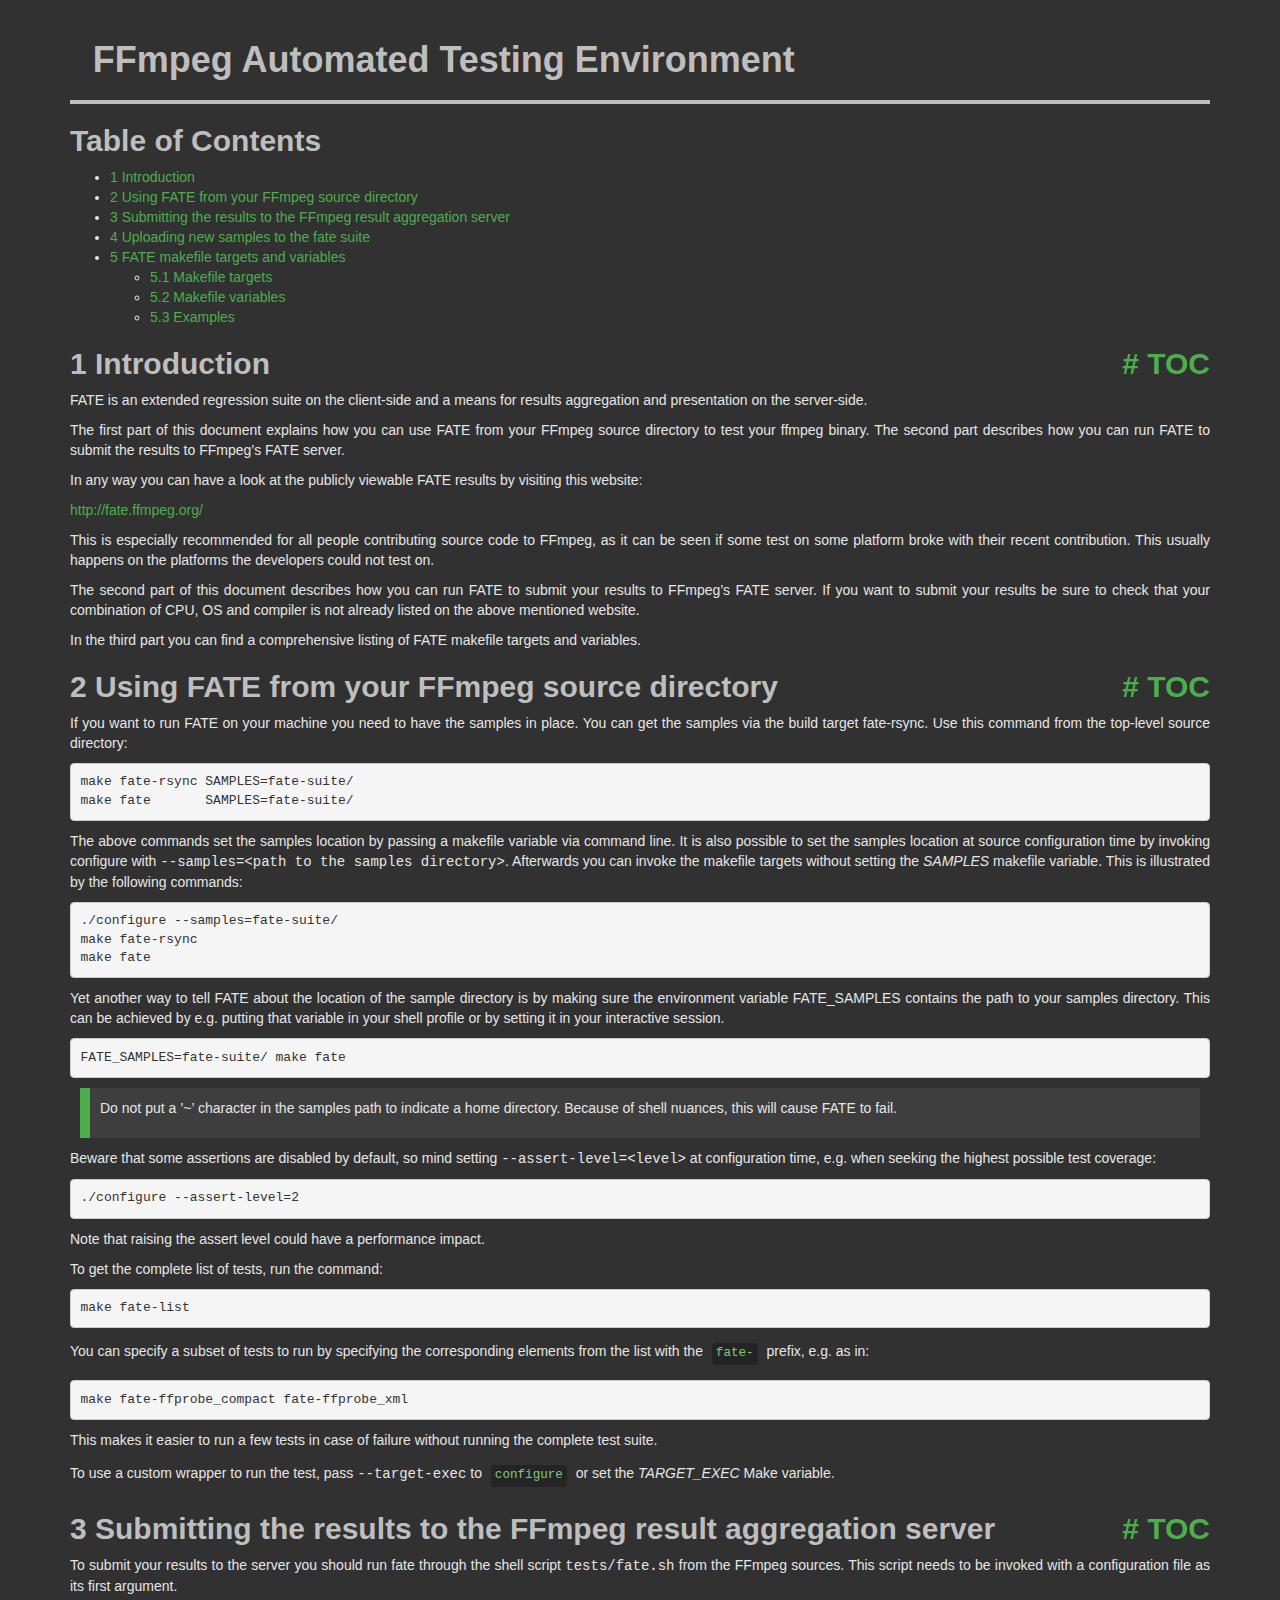
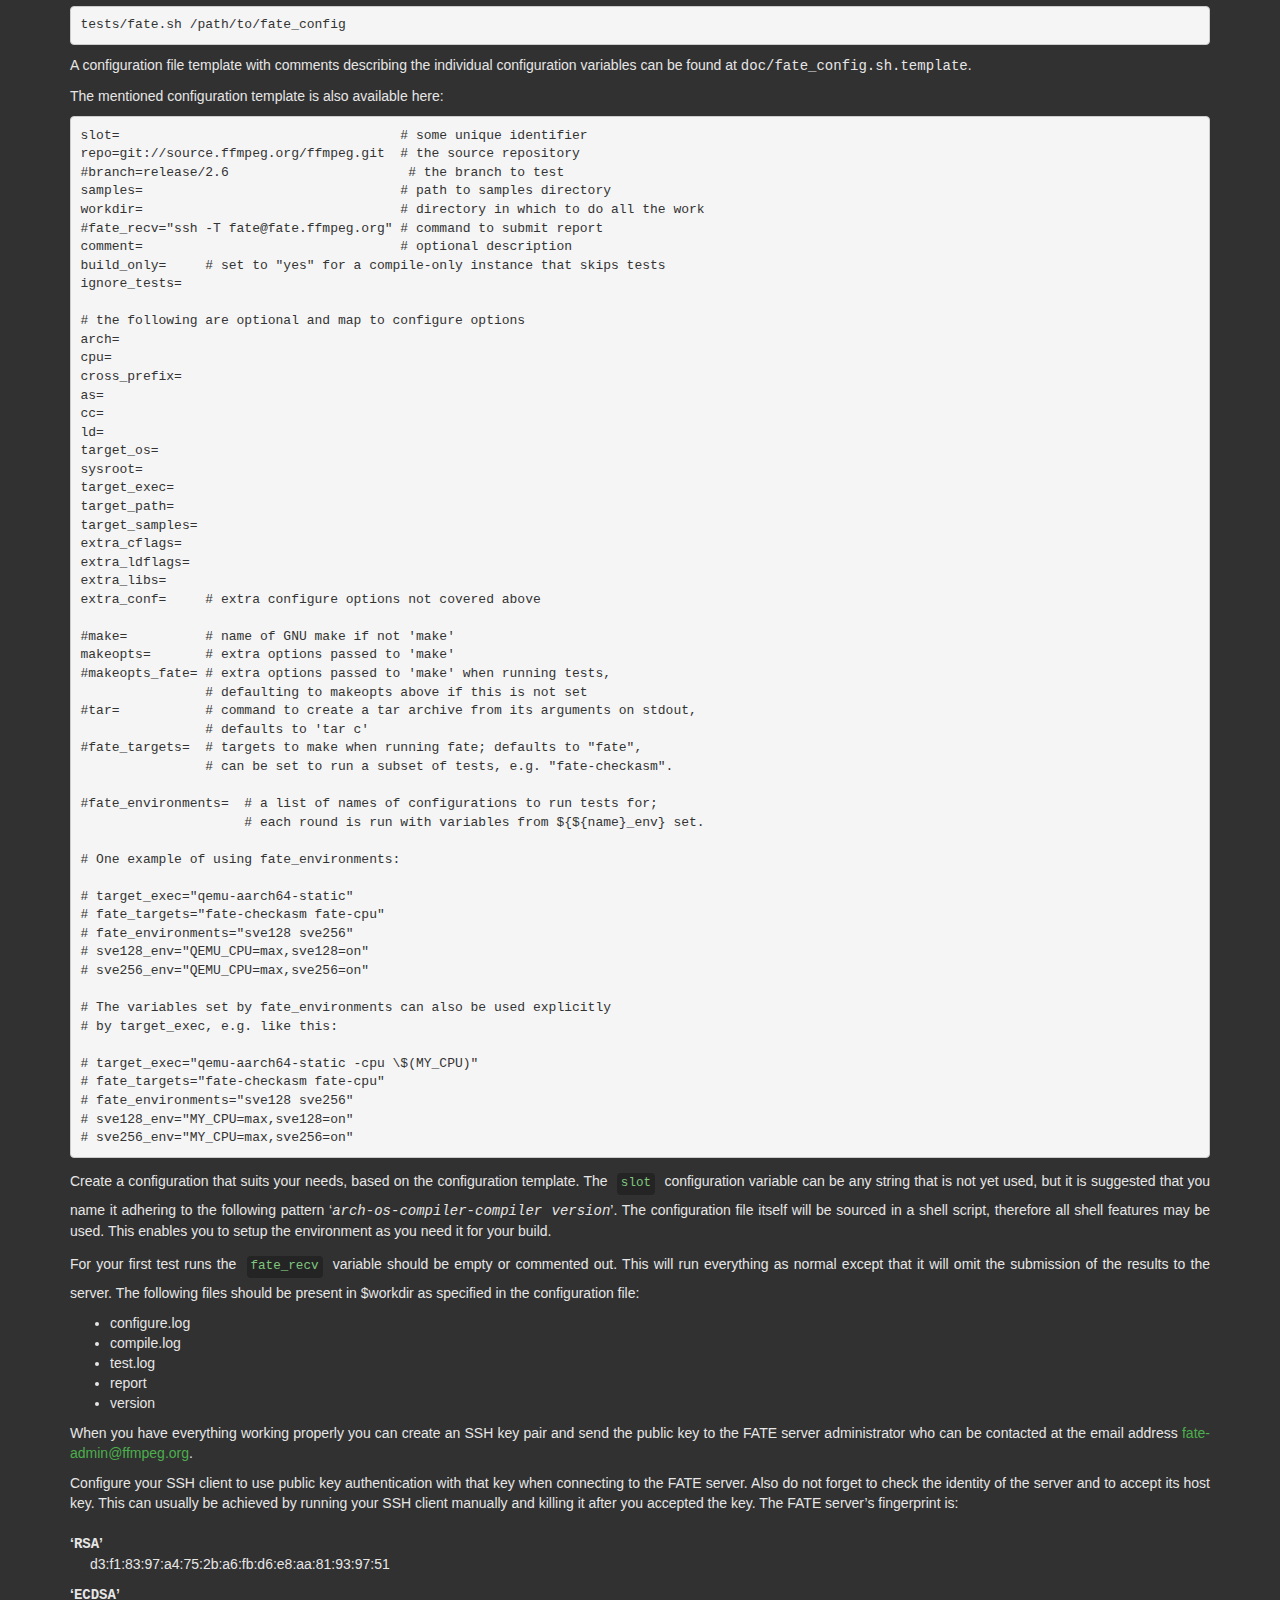
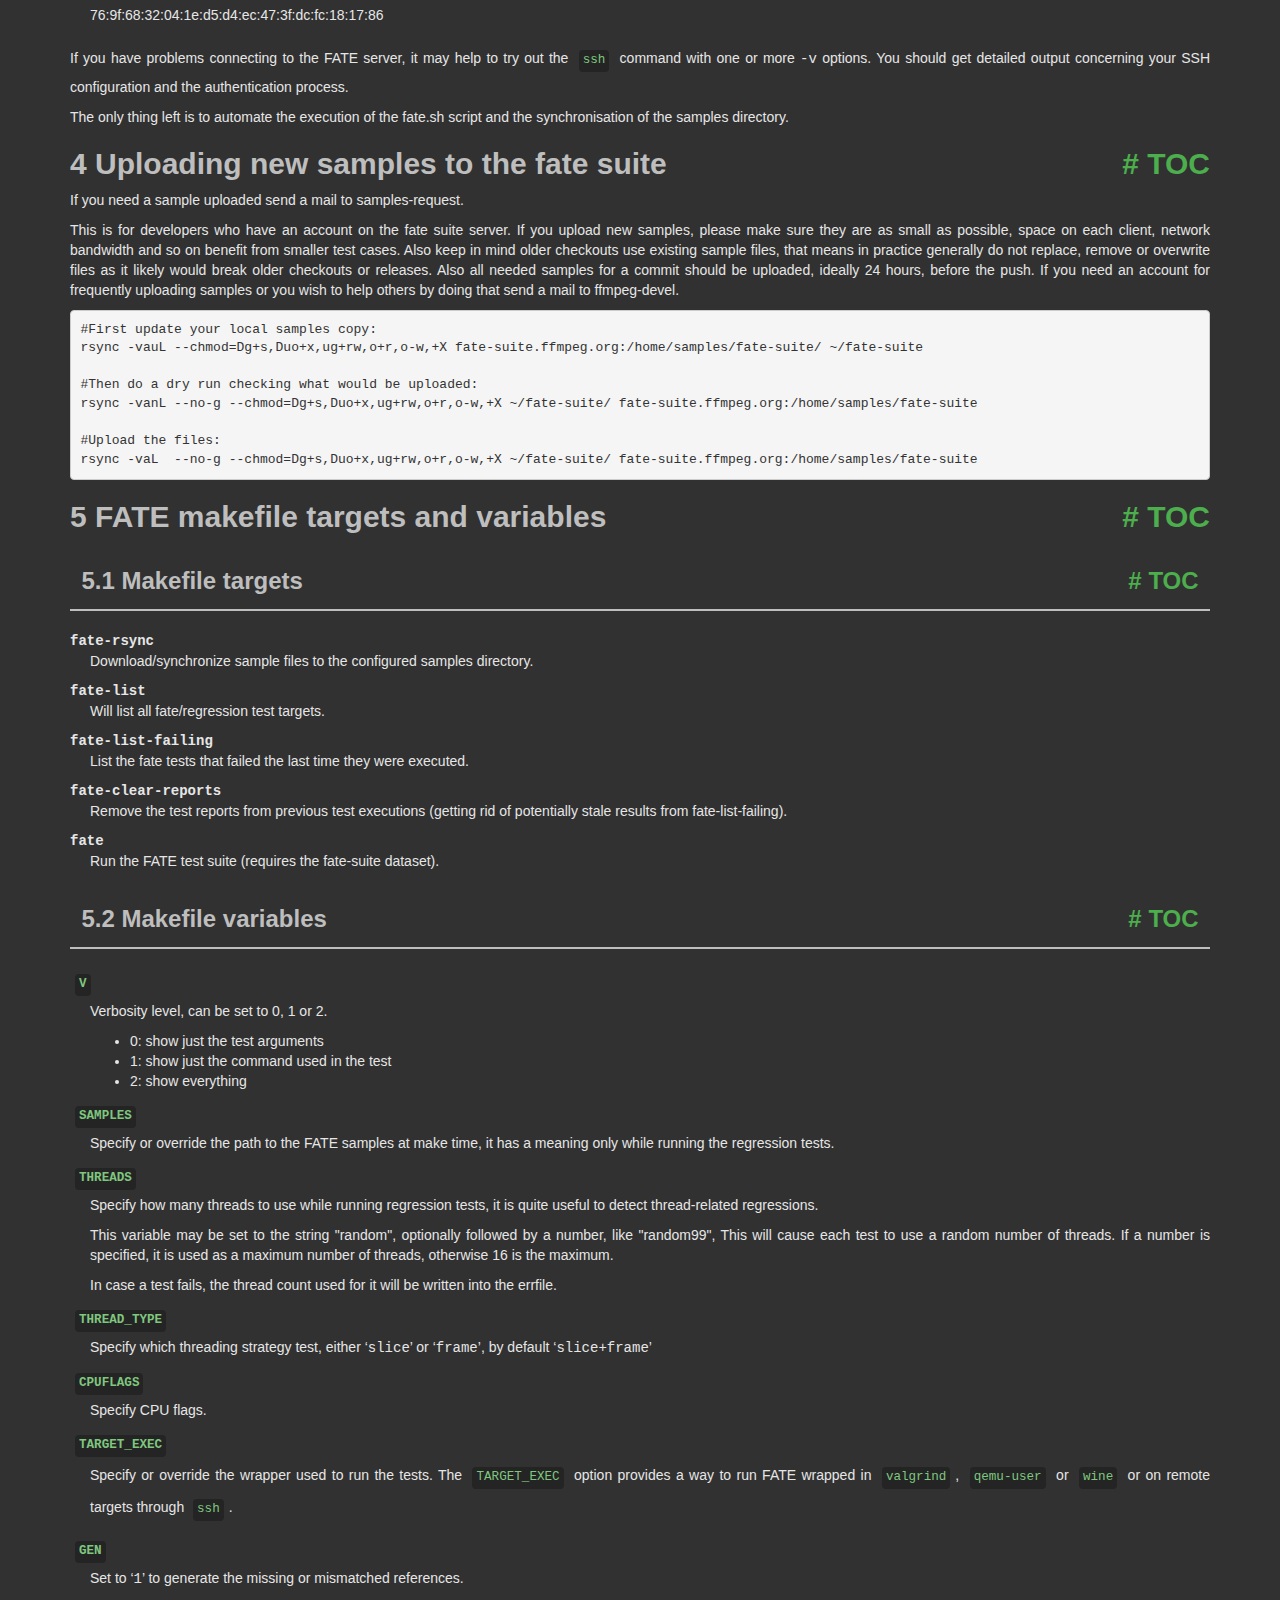
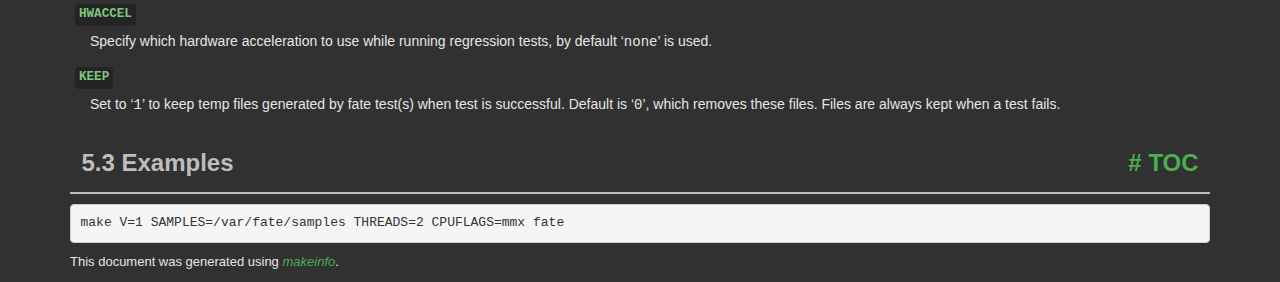
<file: ffmpeg/doc/fate.html>
<!DOCTYPE html PUBLIC "-//W3C//DTD HTML 4.01 Transitional//EN" "http://www.w3.org/TR/html4/loose.dtd">
<html>
<!-- Created by , GNU Texinfo 7.1.1 -->
  <head>
    <meta charset="utf-8">
    <title>
      FFmpeg Automated Testing Environment
    </title>
    <meta name="viewport" content="width=device-width,initial-scale=1.0">
    <link rel="stylesheet" type="text/css" href="bootstrap.min.css">
    <link rel="stylesheet" type="text/css" href="style.min.css">
  </head>
  <body>
    <div class="container">
      <h1>
      FFmpeg Automated Testing Environment
      </h1>


<a name="Top"></a>
<a name="SEC_Top"></a>

<div class="element-contents" id="SEC_Contents">
<h2 class="contents-heading">Table of Contents</h2>

<div class="contents">

<ul class="toc-numbered-mark">
  <li><a id="toc-Introduction" href="#Introduction">1 Introduction</a></li>
  <li><a id="toc-Using-FATE-from-your-FFmpeg-source-directory" href="#Using-FATE-from-your-FFmpeg-source-directory">2 Using FATE from your FFmpeg source directory</a></li>
  <li><a id="toc-Submitting-the-results-to-the-FFmpeg-result-aggregation-server" href="#Submitting-the-results-to-the-FFmpeg-result-aggregation-server">3 Submitting the results to the FFmpeg result aggregation server</a></li>
  <li><a id="toc-Uploading-new-samples-to-the-fate-suite" href="#Uploading-new-samples-to-the-fate-suite">4 Uploading new samples to the fate suite</a></li>
  <li><a id="toc-FATE-makefile-targets-and-variables" href="#FATE-makefile-targets-and-variables">5 FATE makefile targets and variables</a>
  <ul class="toc-numbered-mark">
    <li><a id="toc-Makefile-targets" href="#Makefile-targets">5.1 Makefile targets</a></li>
    <li><a id="toc-Makefile-variables" href="#Makefile-variables">5.2 Makefile variables</a></li>
    <li><a id="toc-Examples" href="#Examples">5.3 Examples</a></li>
  </ul></li>
</ul>
</div>
</div>

<a name="Introduction"></a>
<h2 class="chapter">1 Introduction<span class="pull-right"><a class="anchor hidden-xs" href="#Introduction" aria-hidden="true">#</a> <a class="anchor hidden-xs"href="#toc-Introduction" aria-hidden="true">TOC</a></span></h2>

<p>FATE is an extended regression suite on the client-side and a means
for results aggregation and presentation on the server-side.
</p>
<p>The first part of this document explains how you can use FATE from
your FFmpeg source directory to test your ffmpeg binary. The second
part describes how you can run FATE to submit the results to FFmpeg&rsquo;s
FATE server.
</p>
<p>In any way you can have a look at the publicly viewable FATE results
by visiting this website:
</p>
<p><a class="url" href="http://fate.ffmpeg.org/">http://fate.ffmpeg.org/</a>
</p>
<p>This is especially recommended for all people contributing source
code to FFmpeg, as it can be seen if some test on some platform broke
with their recent contribution. This usually happens on the platforms
the developers could not test on.
</p>
<p>The second part of this document describes how you can run FATE to
submit your results to FFmpeg&rsquo;s FATE server. If you want to submit your
results be sure to check that your combination of CPU, OS and compiler
is not already listed on the above mentioned website.
</p>
<p>In the third part you can find a comprehensive listing of FATE makefile
targets and variables.
</p>

<a name="Using-FATE-from-your-FFmpeg-source-directory"></a>
<h2 class="chapter">2 Using FATE from your FFmpeg source directory<span class="pull-right"><a class="anchor hidden-xs" href="#Using-FATE-from-your-FFmpeg-source-directory" aria-hidden="true">#</a> <a class="anchor hidden-xs"href="#toc-Using-FATE-from-your-FFmpeg-source-directory" aria-hidden="true">TOC</a></span></h2>

<p>If you want to run FATE on your machine you need to have the samples
in place. You can get the samples via the build target fate-rsync.
Use this command from the top-level source directory:
</p>
<div class="example">
<pre class="example-preformatted">make fate-rsync SAMPLES=fate-suite/
make fate       SAMPLES=fate-suite/
</pre></div>

<p>The above commands set the samples location by passing a makefile
variable via command line. It is also possible to set the samples
location at source configuration time by invoking configure with
<samp class="option">--samples=&lt;path to the samples directory&gt;</samp>. Afterwards you can
invoke the makefile targets without setting the <var class="var">SAMPLES</var> makefile
variable. This is illustrated by the following commands:
</p>
<div class="example">
<pre class="example-preformatted">./configure --samples=fate-suite/
make fate-rsync
make fate
</pre></div>

<p>Yet another way to tell FATE about the location of the sample
directory is by making sure the environment variable FATE_SAMPLES
contains the path to your samples directory. This can be achieved
by e.g. putting that variable in your shell profile or by setting
it in your interactive session.
</p>
<div class="example">
<pre class="example-preformatted">FATE_SAMPLES=fate-suite/ make fate
</pre></div>

<div class="info">
<p>Do not put a &rsquo;~&rsquo; character in the samples path to indicate a home
directory. Because of shell nuances, this will cause FATE to fail.
</p></div>
<p>Beware that some assertions are disabled by default, so mind setting
<samp class="option">--assert-level=&lt;level&gt;</samp> at configuration time, e.g. when seeking
the highest possible test coverage:
</p><div class="example">
<pre class="example-preformatted">./configure --assert-level=2
</pre></div>
<p>Note that raising the assert level could have a performance impact.
</p>
<p>To get the complete list of tests, run the command:
</p><div class="example">
<pre class="example-preformatted">make fate-list
</pre></div>

<p>You can specify a subset of tests to run by specifying the
corresponding elements from the list with the <code class="code">fate-</code> prefix,
e.g. as in:
</p><div class="example">
<pre class="example-preformatted">make fate-ffprobe_compact fate-ffprobe_xml
</pre></div>

<p>This makes it easier to run a few tests in case of failure without
running the complete test suite.
</p>
<p>To use a custom wrapper to run the test, pass <samp class="option">--target-exec</samp> to
<code class="command">configure</code> or set the <var class="var">TARGET_EXEC</var> Make variable.
</p>

<a name="Submitting-the-results-to-the-FFmpeg-result-aggregation-server"></a>
<h2 class="chapter">3 Submitting the results to the FFmpeg result aggregation server<span class="pull-right"><a class="anchor hidden-xs" href="#Submitting-the-results-to-the-FFmpeg-result-aggregation-server" aria-hidden="true">#</a> <a class="anchor hidden-xs"href="#toc-Submitting-the-results-to-the-FFmpeg-result-aggregation-server" aria-hidden="true">TOC</a></span></h2>

<p>To submit your results to the server you should run fate through the
shell script <samp class="file">tests/fate.sh</samp> from the FFmpeg sources. This script needs
to be invoked with a configuration file as its first argument.
</p>
<div class="example">
<pre class="example-preformatted">tests/fate.sh /path/to/fate_config
</pre></div>

<p>A configuration file template with comments describing the individual
configuration variables can be found at <samp class="file">doc/fate_config.sh.template</samp>.
</p>
<p>The mentioned configuration template is also available here:
</p><pre class="verbatim">slot=                                    # some unique identifier
repo=git://source.ffmpeg.org/ffmpeg.git  # the source repository
#branch=release/2.6                       # the branch to test
samples=                                 # path to samples directory
workdir=                                 # directory in which to do all the work
#fate_recv=&quot;ssh -T fate@fate.ffmpeg.org&quot; # command to submit report
comment=                                 # optional description
build_only=     # set to &quot;yes&quot; for a compile-only instance that skips tests
ignore_tests=

# the following are optional and map to configure options
arch=
cpu=
cross_prefix=
as=
cc=
ld=
target_os=
sysroot=
target_exec=
target_path=
target_samples=
extra_cflags=
extra_ldflags=
extra_libs=
extra_conf=     # extra configure options not covered above

#make=          # name of GNU make if not 'make'
makeopts=       # extra options passed to 'make'
#makeopts_fate= # extra options passed to 'make' when running tests,
                # defaulting to makeopts above if this is not set
#tar=           # command to create a tar archive from its arguments on stdout,
                # defaults to 'tar c'
#fate_targets=  # targets to make when running fate; defaults to &quot;fate&quot;,
                # can be set to run a subset of tests, e.g. &quot;fate-checkasm&quot;.

#fate_environments=  # a list of names of configurations to run tests for;
                     # each round is run with variables from ${${name}_env} set.

# One example of using fate_environments:

# target_exec=&quot;qemu-aarch64-static&quot;
# fate_targets=&quot;fate-checkasm fate-cpu&quot;
# fate_environments=&quot;sve128 sve256&quot;
# sve128_env=&quot;QEMU_CPU=max,sve128=on&quot;
# sve256_env=&quot;QEMU_CPU=max,sve256=on&quot;

# The variables set by fate_environments can also be used explicitly
# by target_exec, e.g. like this:

# target_exec=&quot;qemu-aarch64-static -cpu \$(MY_CPU)&quot;
# fate_targets=&quot;fate-checkasm fate-cpu&quot;
# fate_environments=&quot;sve128 sve256&quot;
# sve128_env=&quot;MY_CPU=max,sve128=on&quot;
# sve256_env=&quot;MY_CPU=max,sve256=on&quot;
</pre>
<p>Create a configuration that suits your needs, based on the configuration
template. The <code class="env">slot</code> configuration variable can be any string that is not
yet used, but it is suggested that you name it adhering to the following
pattern &lsquo;<samp class="samp"><var class="var">arch</var>-<var class="var">os</var>-<var class="var">compiler</var>-<var class="var">compiler version</var></samp>&rsquo;. The
configuration file itself will be sourced in a shell script, therefore all
shell features may be used. This enables you to setup the environment as you
need it for your build.
</p>
<p>For your first test runs the <code class="env">fate_recv</code> variable should be empty or
commented out. This will run everything as normal except that it will omit
the submission of the results to the server. The following files should be
present in $workdir as specified in the configuration file:
</p>
<ul class="itemize mark-bullet">
<li>configure.log
    </li><li>compile.log
    </li><li>test.log
    </li><li>report
    </li><li>version
</li></ul>

<p>When you have everything working properly you can create an SSH key pair
and send the public key to the FATE server administrator who can be contacted
at the email address <a class="email" href="mailto:fate-admin@ffmpeg.org">fate-admin@ffmpeg.org</a>.
</p>
<p>Configure your SSH client to use public key authentication with that key
when connecting to the FATE server. Also do not forget to check the identity
of the server and to accept its host key. This can usually be achieved by
running your SSH client manually and killing it after you accepted the key.
The FATE server&rsquo;s fingerprint is:
</p>
<dl class="table">
<dt>&lsquo;<samp class="samp">RSA</samp>&rsquo;</dt>
<dd><p>d3:f1:83:97:a4:75:2b:a6:fb:d6:e8:aa:81:93:97:51
</p></dd>
<dt>&lsquo;<samp class="samp">ECDSA</samp>&rsquo;</dt>
<dd><p>76:9f:68:32:04:1e:d5:d4:ec:47:3f:dc:fc:18:17:86
</p></dd>
</dl>

<p>If you have problems connecting to the FATE server, it may help to try out
the <code class="command">ssh</code> command with one or more <samp class="option">-v</samp> options. You should
get detailed output concerning your SSH configuration and the authentication
process.
</p>
<p>The only thing left is to automate the execution of the fate.sh script and
the synchronisation of the samples directory.
</p>
<a name="Uploading-new-samples-to-the-fate-suite"></a>
<h2 class="chapter">4 Uploading new samples to the fate suite<span class="pull-right"><a class="anchor hidden-xs" href="#Uploading-new-samples-to-the-fate-suite" aria-hidden="true">#</a> <a class="anchor hidden-xs"href="#toc-Uploading-new-samples-to-the-fate-suite" aria-hidden="true">TOC</a></span></h2>

<p>If you need a sample uploaded send a mail to samples-request.
</p>
<p>This is for developers who have an account on the fate suite server.
If you upload new samples, please make sure they are as small as possible,
space on each client, network bandwidth and so on benefit from smaller test cases.
Also keep in mind older checkouts use existing sample files, that means in
practice generally do not replace, remove or overwrite files as it likely would
break older checkouts or releases.
Also all needed samples for a commit should be uploaded, ideally 24
hours, before the push.
If you need an account for frequently uploading samples or you wish to help
others by doing that send a mail to ffmpeg-devel.
</p>
<div class="example">
<pre class="example-preformatted">#First update your local samples copy:
rsync -vauL --chmod=Dg+s,Duo+x,ug+rw,o+r,o-w,+X fate-suite.ffmpeg.org:/home/samples/fate-suite/ ~/fate-suite

#Then do a dry run checking what would be uploaded:
rsync -vanL --no-g --chmod=Dg+s,Duo+x,ug+rw,o+r,o-w,+X ~/fate-suite/ fate-suite.ffmpeg.org:/home/samples/fate-suite

#Upload the files:
rsync -vaL  --no-g --chmod=Dg+s,Duo+x,ug+rw,o+r,o-w,+X ~/fate-suite/ fate-suite.ffmpeg.org:/home/samples/fate-suite
</pre></div>


<a name="FATE-makefile-targets-and-variables"></a>
<h2 class="chapter">5 FATE makefile targets and variables<span class="pull-right"><a class="anchor hidden-xs" href="#FATE-makefile-targets-and-variables" aria-hidden="true">#</a> <a class="anchor hidden-xs"href="#toc-FATE-makefile-targets-and-variables" aria-hidden="true">TOC</a></span></h2>

<a name="Makefile-targets"></a>
<h3 class="section">5.1 Makefile targets<span class="pull-right"><a class="anchor hidden-xs" href="#Makefile-targets" aria-hidden="true">#</a> <a class="anchor hidden-xs"href="#toc-Makefile-targets" aria-hidden="true">TOC</a></span></h3>

<dl class="table">
<dt><samp class="option">fate-rsync</samp></dt>
<dd><p>Download/synchronize sample files to the configured samples directory.
</p>
</dd>
<dt><samp class="option">fate-list</samp></dt>
<dd><p>Will list all fate/regression test targets.
</p>
</dd>
<dt><samp class="option">fate-list-failing</samp></dt>
<dd><p>List the fate tests that failed the last time they were executed.
</p>
</dd>
<dt><samp class="option">fate-clear-reports</samp></dt>
<dd><p>Remove the test reports from previous test executions (getting rid of
potentially stale results from fate-list-failing).
</p>
</dd>
<dt><samp class="option">fate</samp></dt>
<dd><p>Run the FATE test suite (requires the fate-suite dataset).
</p></dd>
</dl>

<a name="Makefile-variables"></a>
<h3 class="section">5.2 Makefile variables<span class="pull-right"><a class="anchor hidden-xs" href="#Makefile-variables" aria-hidden="true">#</a> <a class="anchor hidden-xs"href="#toc-Makefile-variables" aria-hidden="true">TOC</a></span></h3>

<dl class="table">
<dt><code class="env">V</code></dt>
<dd><p>Verbosity level, can be set to 0, 1 or 2.
    </p><ul class="itemize mark-bullet">
<li>0: show just the test arguments
        </li><li>1: show just the command used in the test
        </li><li>2: show everything
    </li></ul>

</dd>
<dt><code class="env">SAMPLES</code></dt>
<dd><p>Specify or override the path to the FATE samples at make time, it has a
meaning only while running the regression tests.
</p>
</dd>
<dt><code class="env">THREADS</code></dt>
<dd><p>Specify how many threads to use while running regression tests, it is
quite useful to detect thread-related regressions.
</p>
<p>This variable may be set to the string &quot;random&quot;, optionally followed by a
number, like &quot;random99&quot;, This will cause each test to use a random number of
threads. If a number is specified, it is used as a maximum number of threads,
otherwise 16 is the maximum.
</p>
<p>In case a test fails, the thread count used for it will be written into the
errfile.
</p>
</dd>
<dt><code class="env">THREAD_TYPE</code></dt>
<dd><p>Specify which threading strategy test, either &lsquo;<samp class="samp">slice</samp>&rsquo; or &lsquo;<samp class="samp">frame</samp>&rsquo;,
by default &lsquo;<samp class="samp">slice+frame</samp>&rsquo;
</p>
</dd>
<dt><code class="env">CPUFLAGS</code></dt>
<dd><p>Specify CPU flags.
</p>
</dd>
<dt><code class="env">TARGET_EXEC</code></dt>
<dd><p>Specify or override the wrapper used to run the tests.
The <code class="env">TARGET_EXEC</code> option provides a way to run FATE wrapped in
<code class="command">valgrind</code>, <code class="command">qemu-user</code> or <code class="command">wine</code> or on remote targets
through <code class="command">ssh</code>.
</p>
</dd>
<dt><code class="env">GEN</code></dt>
<dd><p>Set to &lsquo;<samp class="samp">1</samp>&rsquo; to generate the missing or mismatched references.
</p>
</dd>
<dt><code class="env">HWACCEL</code></dt>
<dd><p>Specify which hardware acceleration to use while running regression tests,
by default &lsquo;<samp class="samp">none</samp>&rsquo; is used.
</p>
</dd>
<dt><code class="env">KEEP</code></dt>
<dd><p>Set to &lsquo;<samp class="samp">1</samp>&rsquo; to keep temp files generated by fate test(s) when test is successful.
Default is &lsquo;<samp class="samp">0</samp>&rsquo;, which removes these files. Files are always kept when a test
fails.
</p>
</dd>
</dl>

<a name="Examples"></a>
<h3 class="section">5.3 Examples<span class="pull-right"><a class="anchor hidden-xs" href="#Examples" aria-hidden="true">#</a> <a class="anchor hidden-xs"href="#toc-Examples" aria-hidden="true">TOC</a></span></h3>

<div class="example">
<pre class="example-preformatted">make V=1 SAMPLES=/var/fate/samples THREADS=2 CPUFLAGS=mmx fate
</pre></div>
      <p style="font-size: small;">
        This document was generated using <a class="uref" href="https://www.gnu.org/software/texinfo/"><em class="emph">makeinfo</em></a>.
      </p>
    </div>
  </body>
</html>
</file>
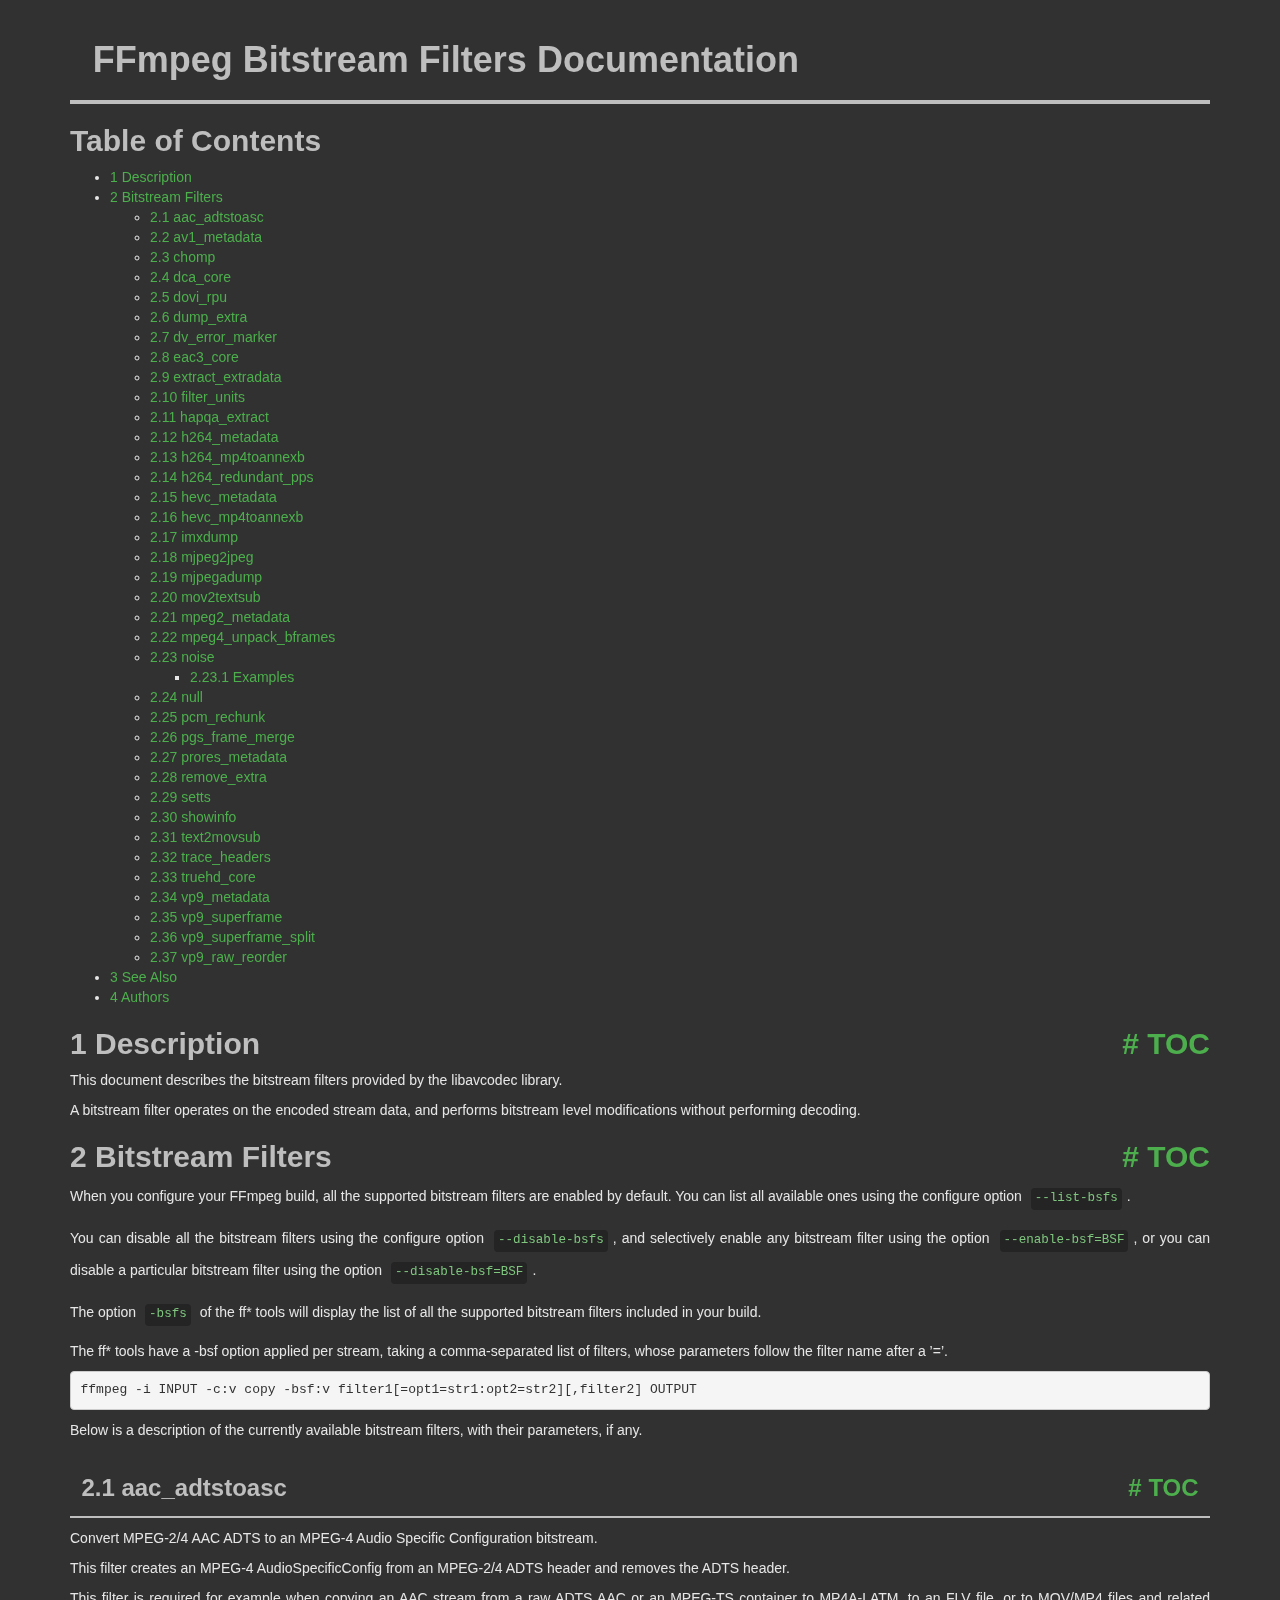
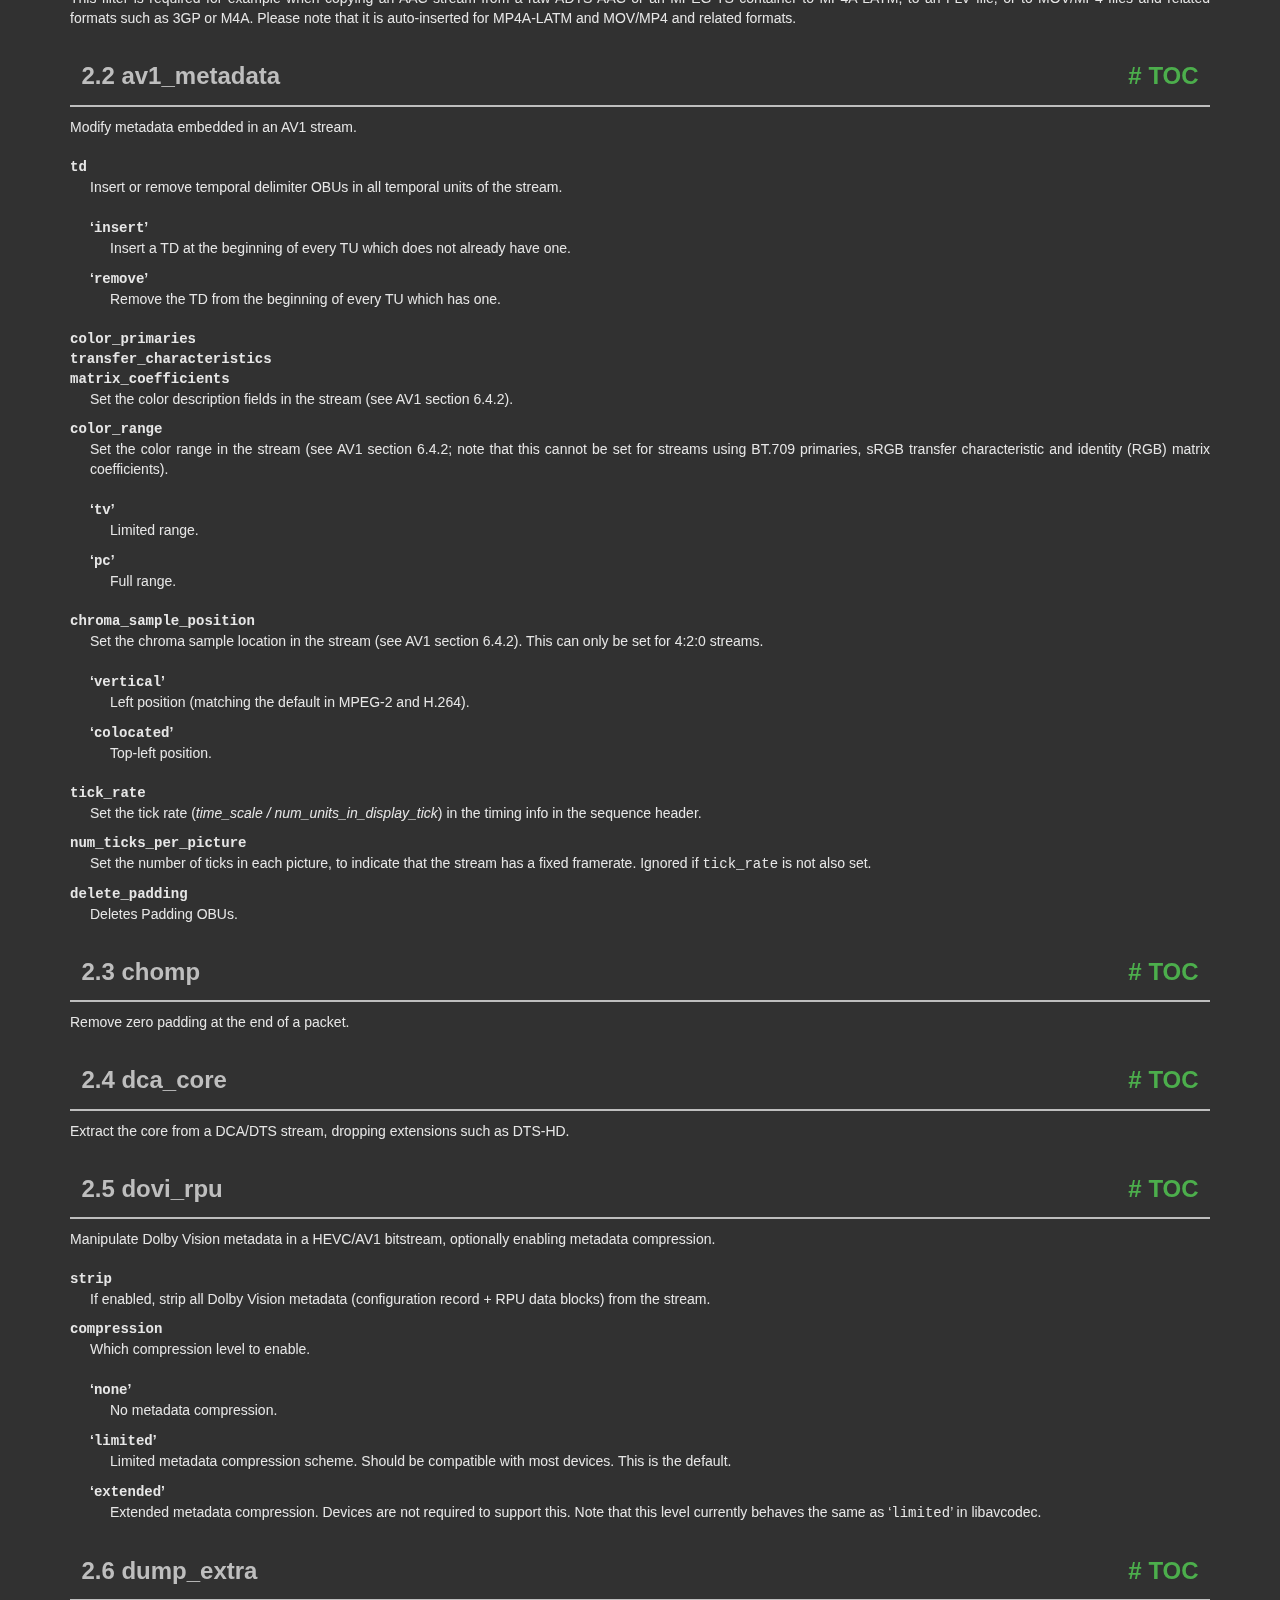
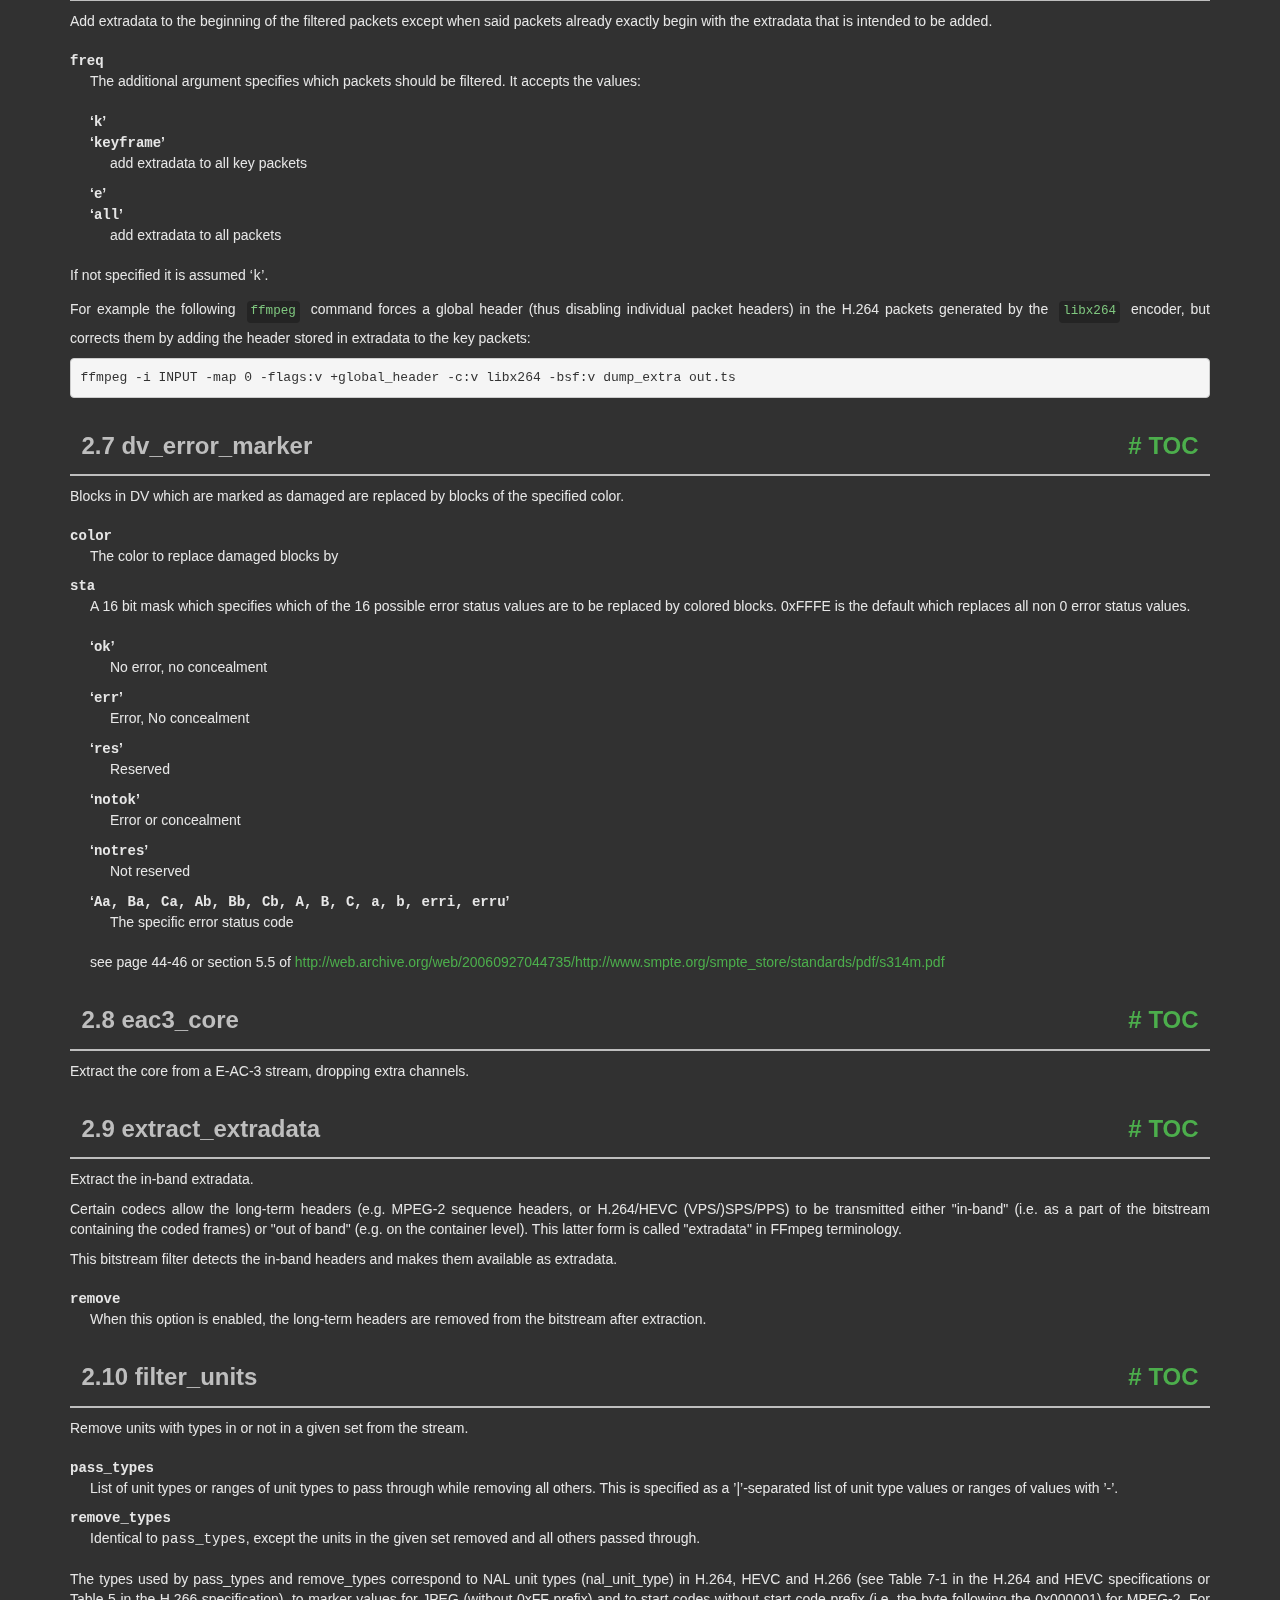
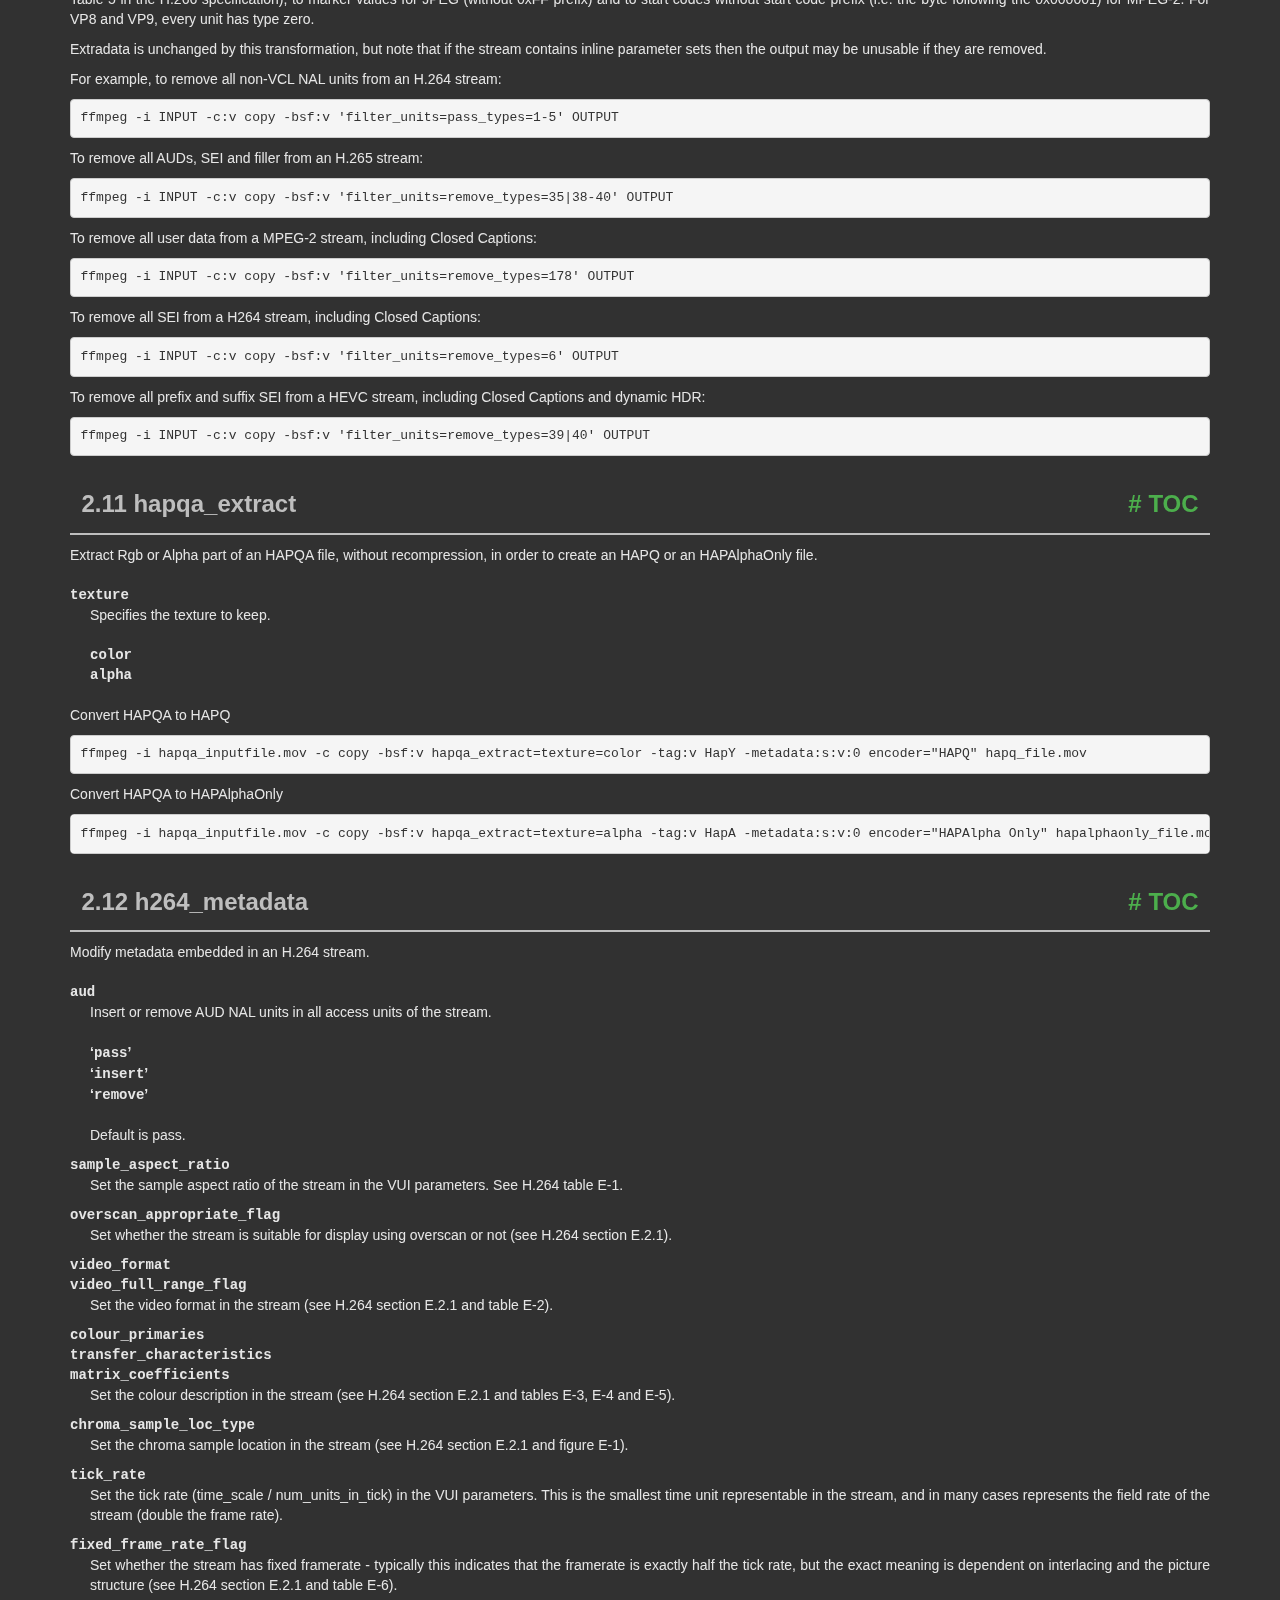
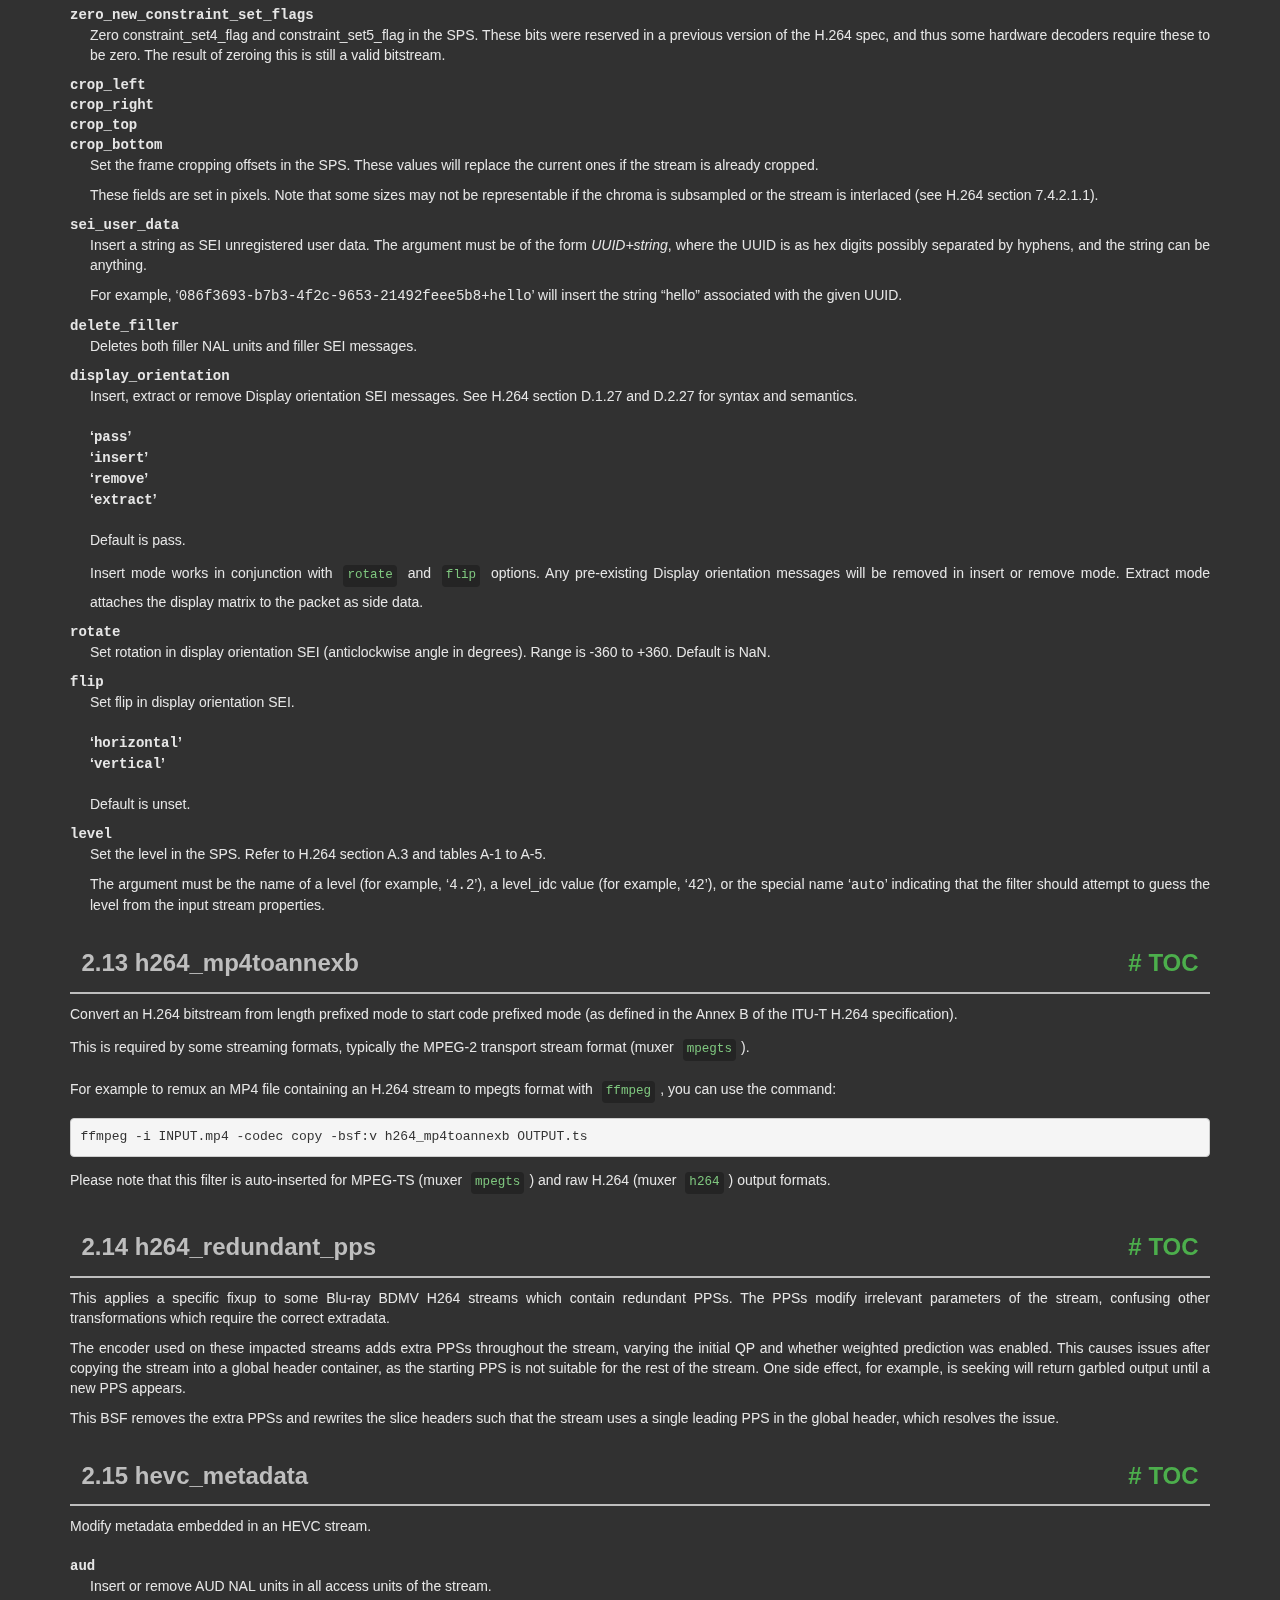
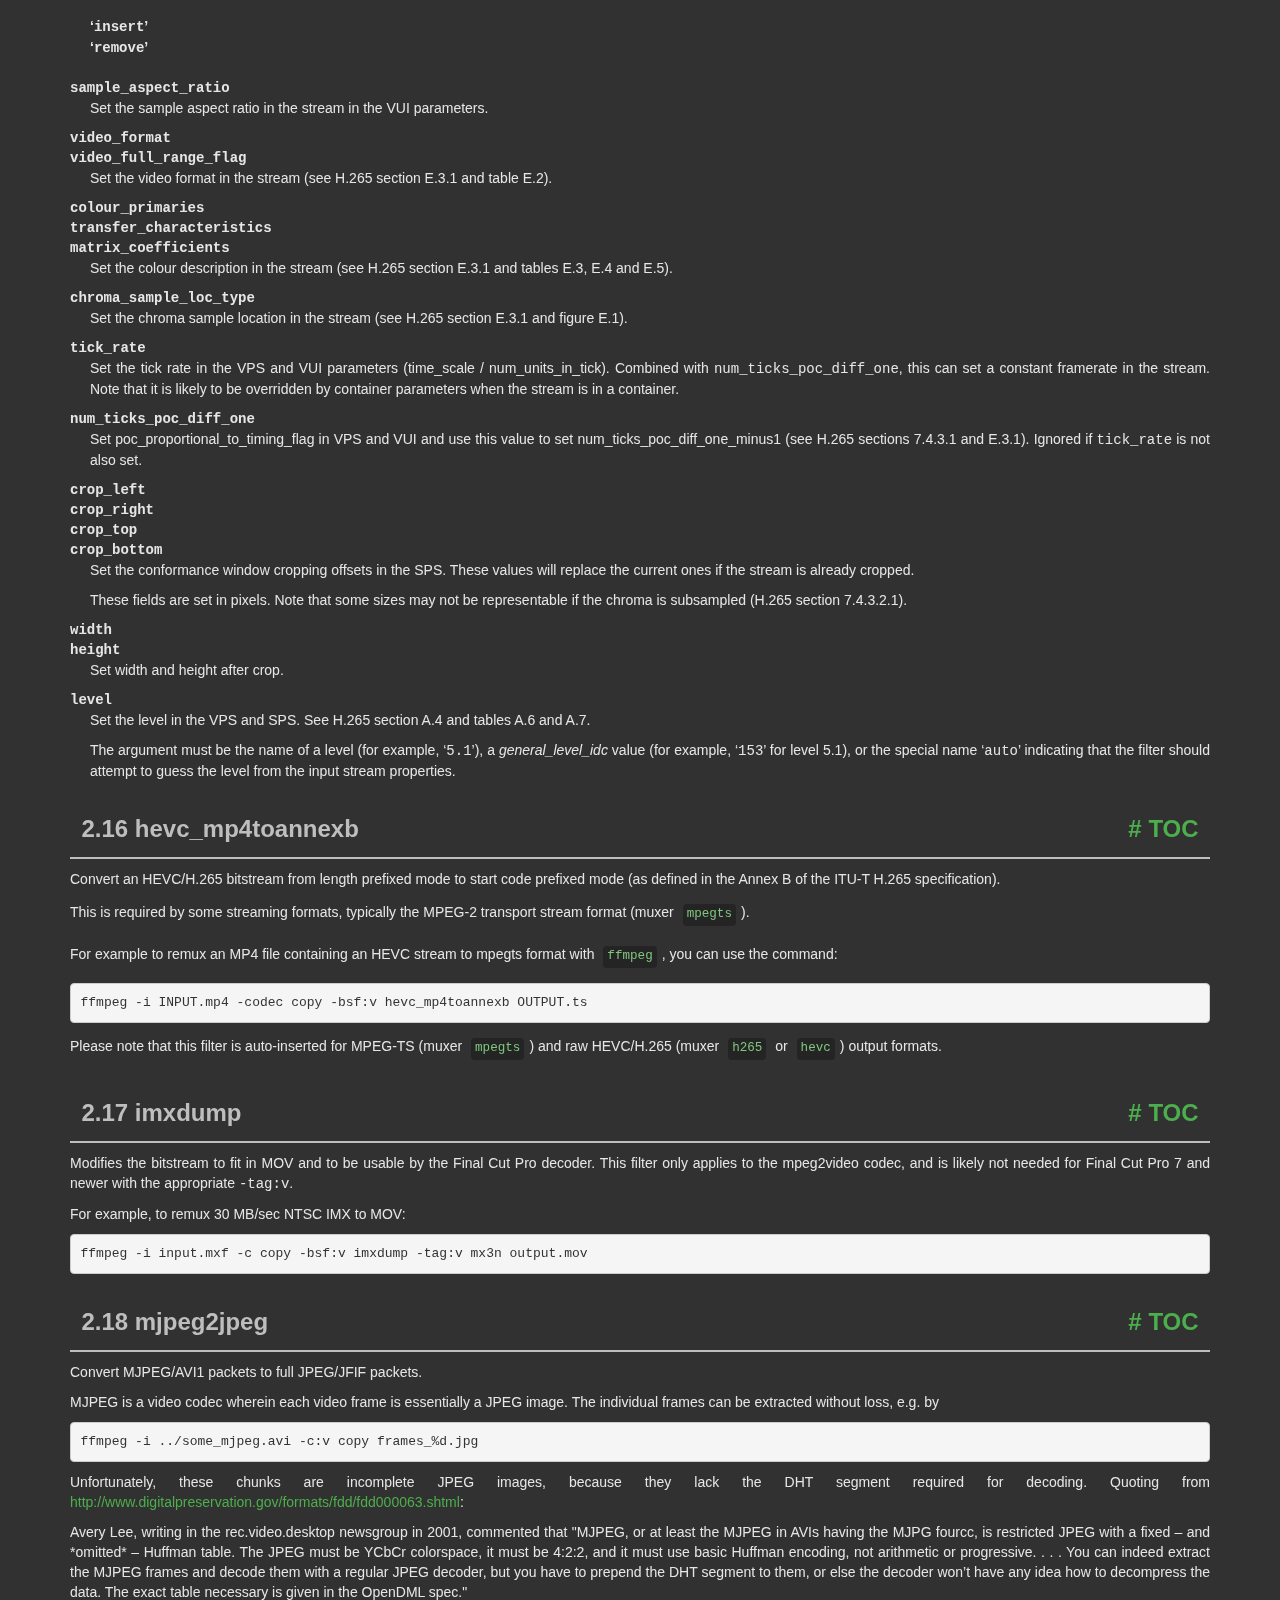
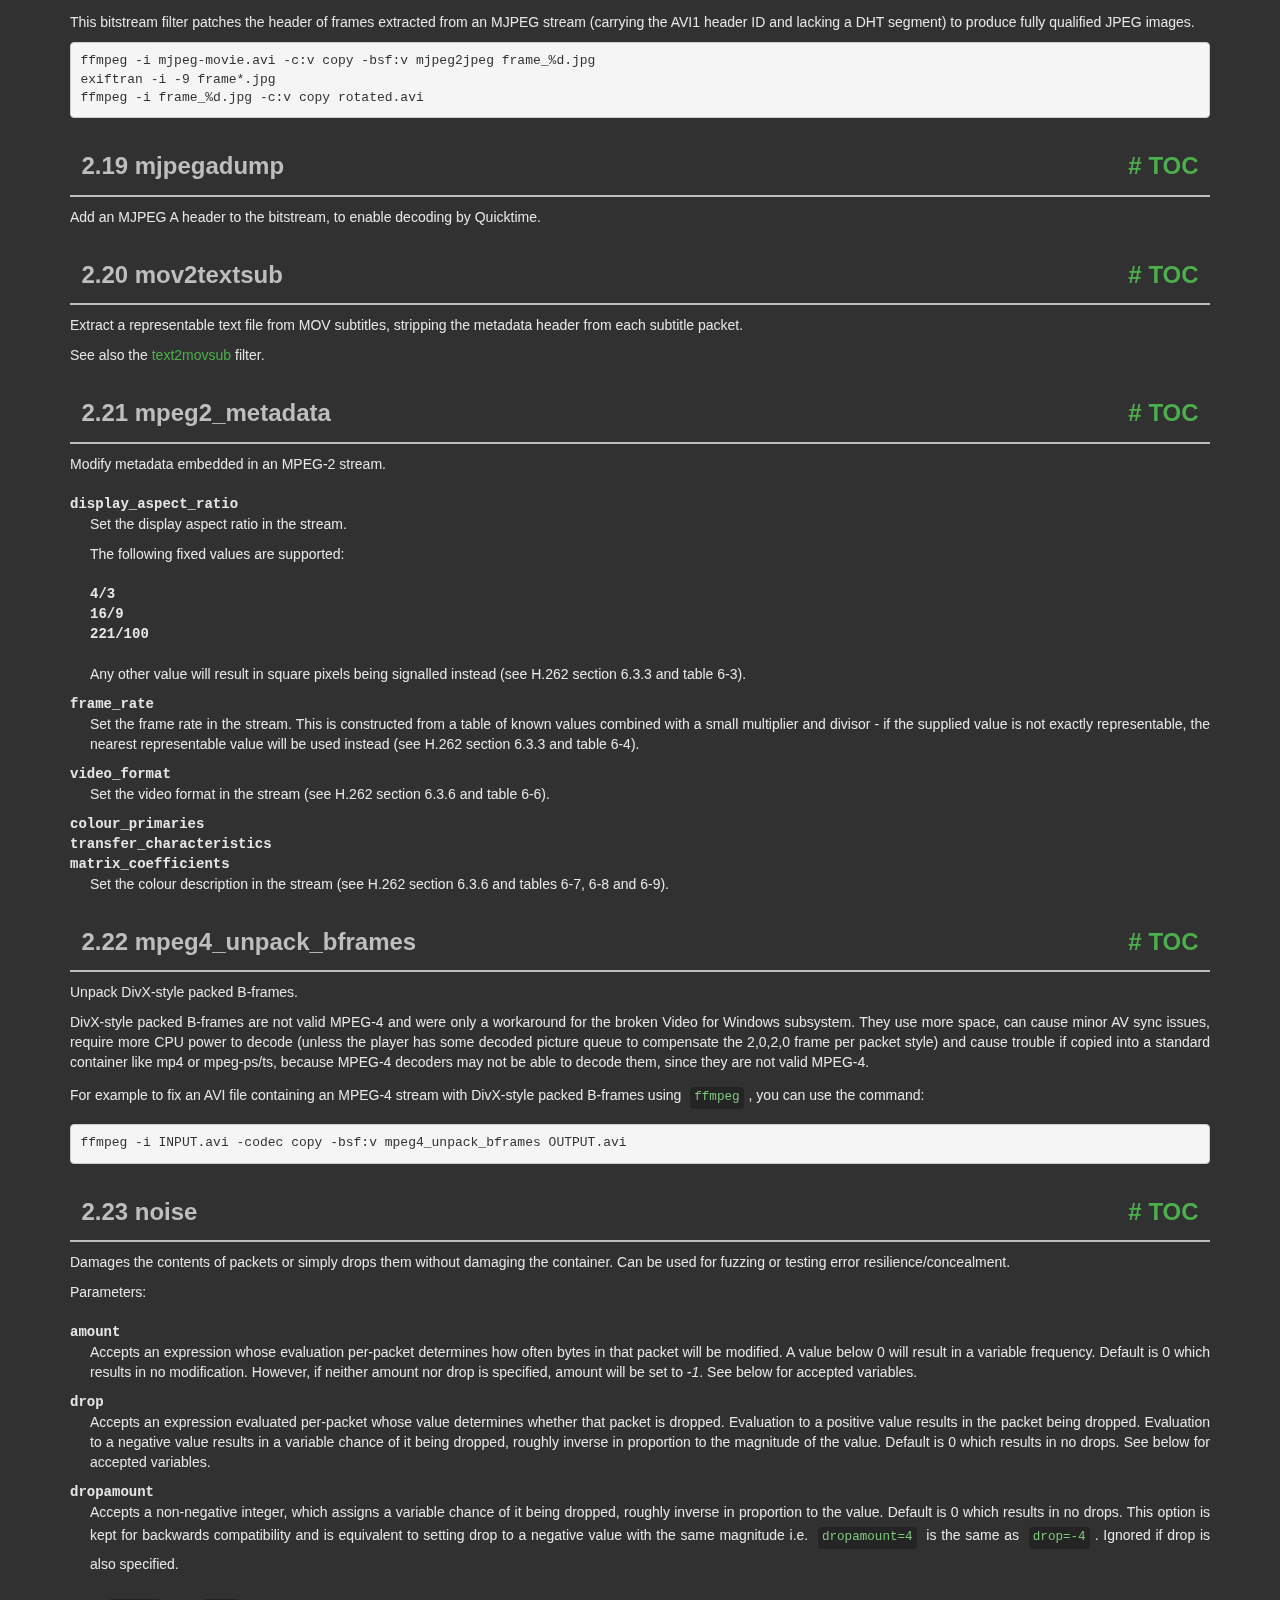
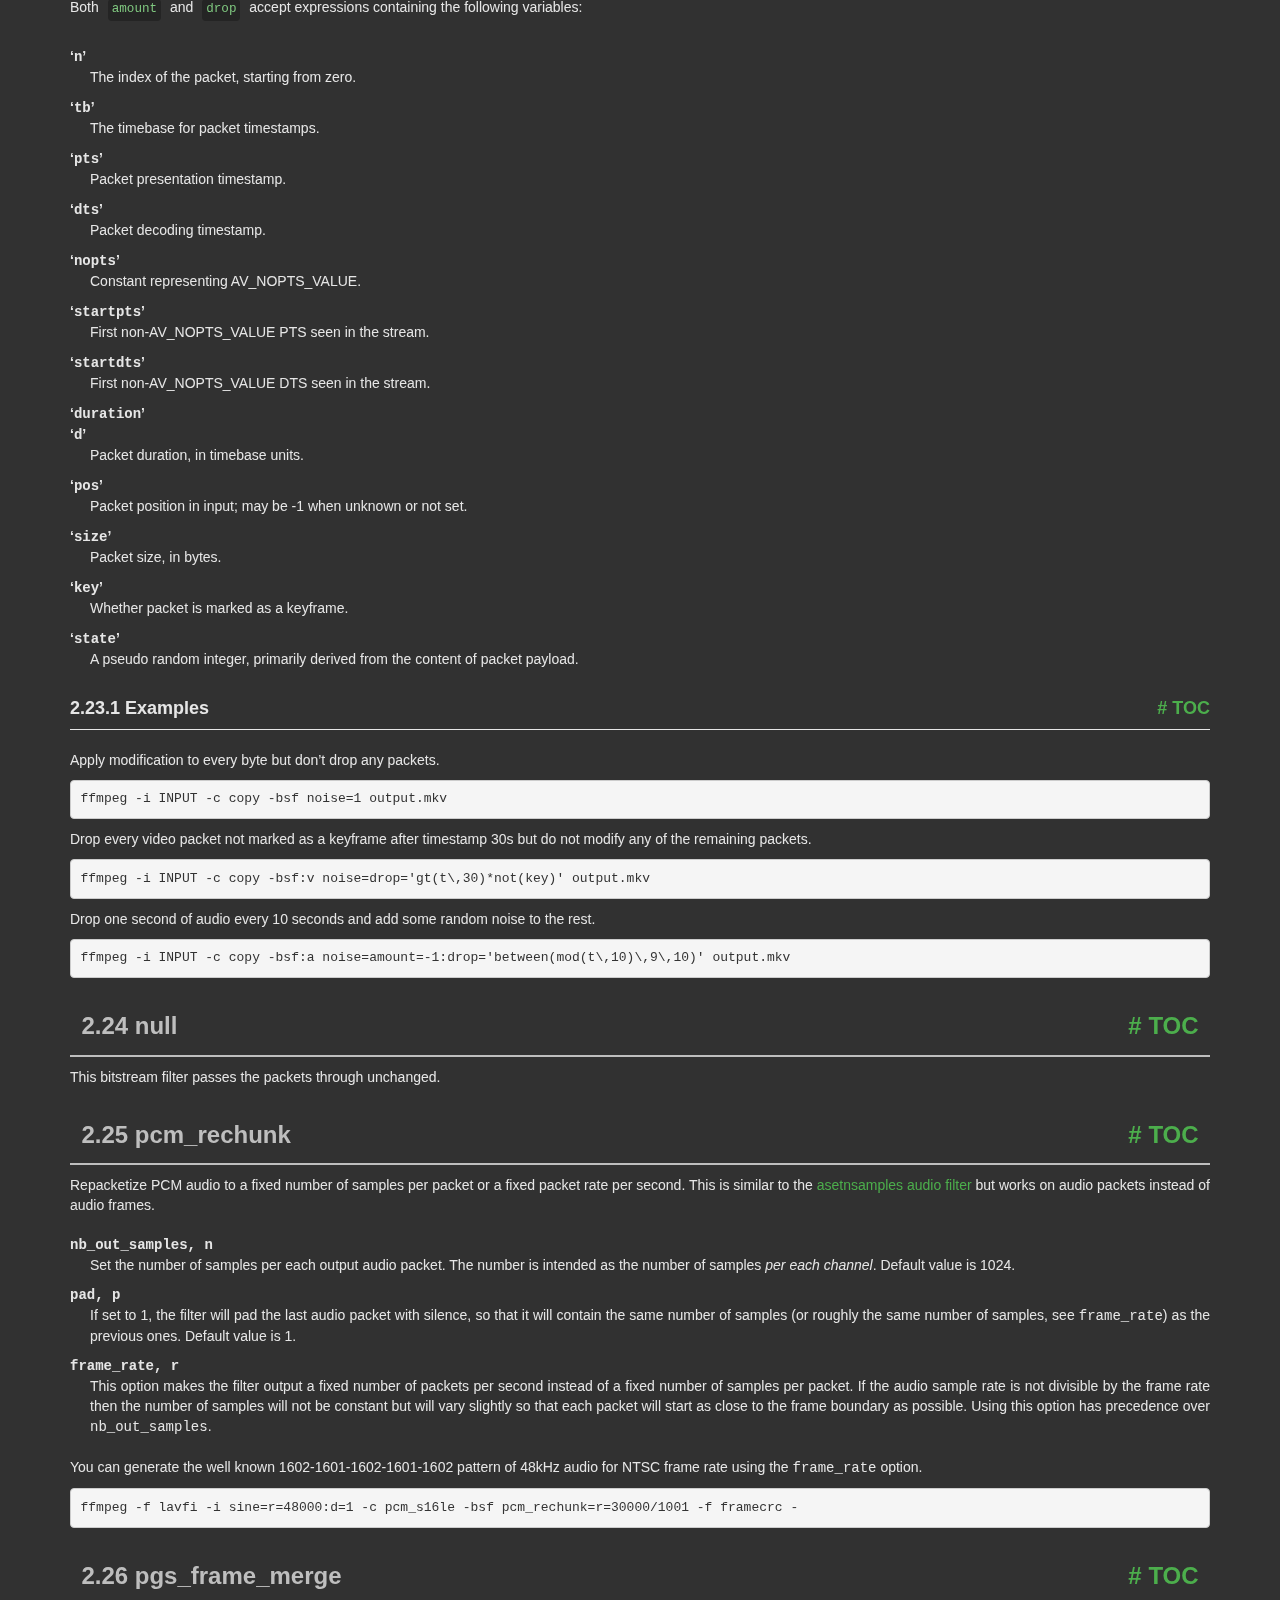
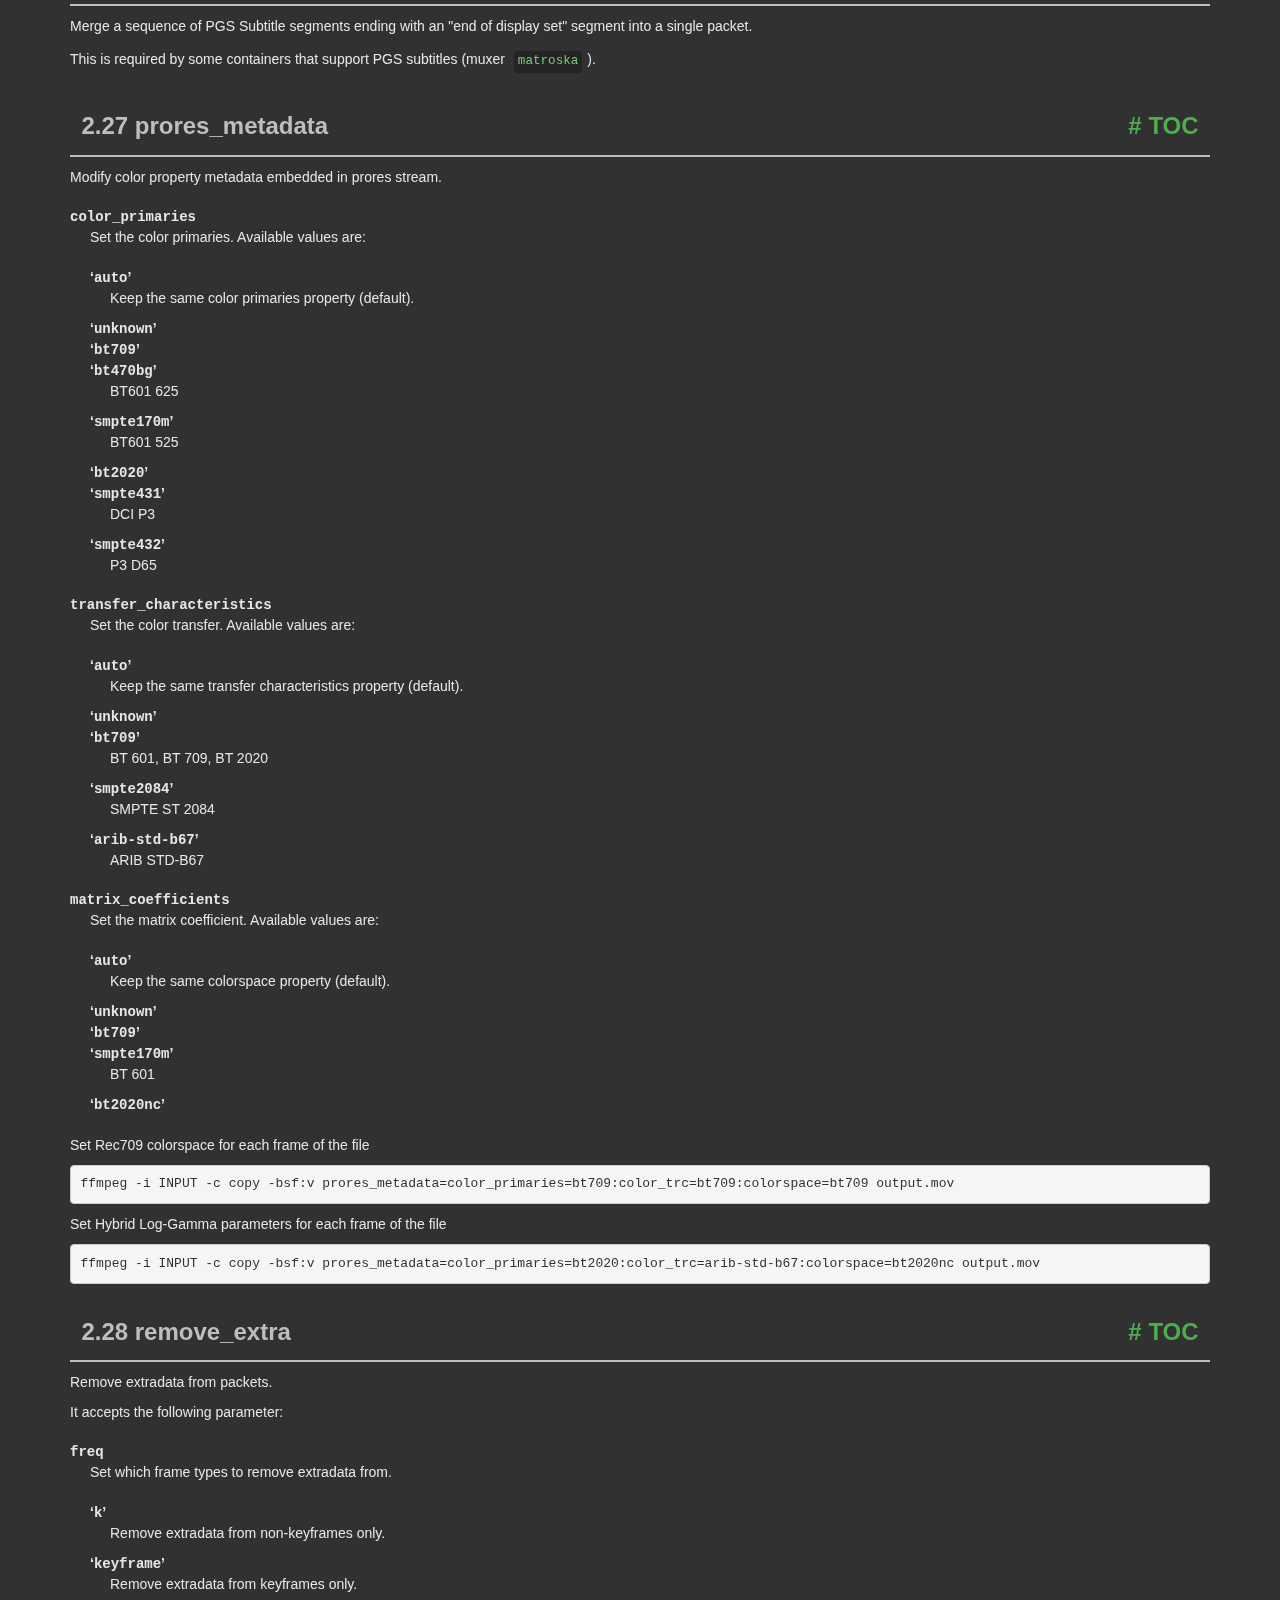
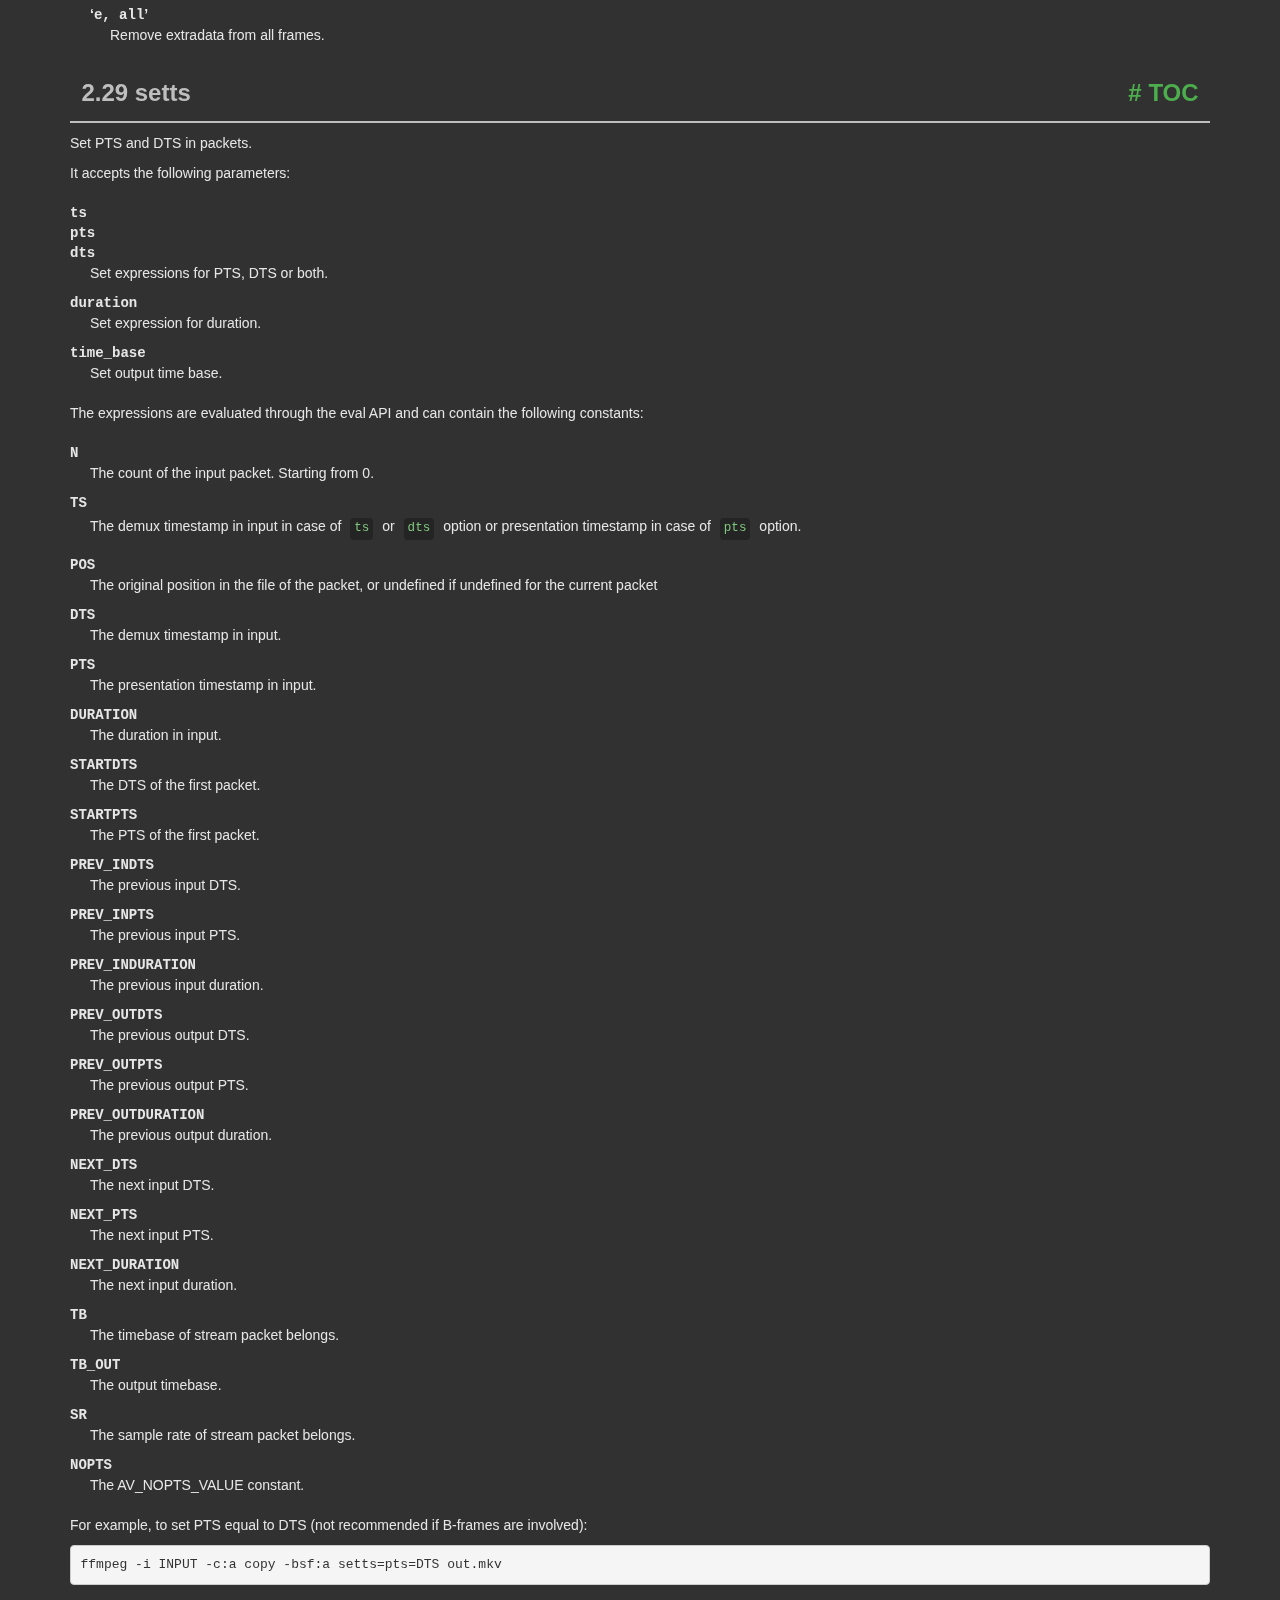
<file: ffmpeg/doc/ffmpeg-bitstream-filters.html>
<!DOCTYPE html PUBLIC "-//W3C//DTD HTML 4.01 Transitional//EN" "http://www.w3.org/TR/html4/loose.dtd">
<html>
<!-- Created by , GNU Texinfo 7.1.1 -->
  <head>
    <meta charset="utf-8">
    <title>
      FFmpeg Bitstream Filters Documentation
    </title>
    <meta name="viewport" content="width=device-width,initial-scale=1.0">
    <link rel="stylesheet" type="text/css" href="bootstrap.min.css">
    <link rel="stylesheet" type="text/css" href="style.min.css">
  </head>
  <body>
    <div class="container">
      <h1>
      FFmpeg Bitstream Filters Documentation
      </h1>


<a name="SEC_Top"></a>

<div class="element-contents" id="SEC_Contents">
<h2 class="contents-heading">Table of Contents</h2>

<div class="contents">

<ul class="toc-numbered-mark">
  <li><a id="toc-Description" href="#Description">1 Description</a></li>
  <li><a id="toc-Bitstream-Filters" href="#Bitstream-Filters">2 Bitstream Filters</a>
  <ul class="toc-numbered-mark">
    <li><a id="toc-aac_005fadtstoasc" href="#aac_005fadtstoasc">2.1 aac_adtstoasc</a></li>
    <li><a id="toc-av1_005fmetadata" href="#av1_005fmetadata">2.2 av1_metadata</a></li>
    <li><a id="toc-chomp" href="#chomp">2.3 chomp</a></li>
    <li><a id="toc-dca_005fcore" href="#dca_005fcore">2.4 dca_core</a></li>
    <li><a id="toc-dovi_005frpu" href="#dovi_005frpu">2.5 dovi_rpu</a></li>
    <li><a id="toc-dump_005fextra" href="#dump_005fextra">2.6 dump_extra</a></li>
    <li><a id="toc-dv_005ferror_005fmarker" href="#dv_005ferror_005fmarker">2.7 dv_error_marker</a></li>
    <li><a id="toc-eac3_005fcore" href="#eac3_005fcore">2.8 eac3_core</a></li>
    <li><a id="toc-extract_005fextradata" href="#extract_005fextradata">2.9 extract_extradata</a></li>
    <li><a id="toc-filter_005funits" href="#filter_005funits">2.10 filter_units</a></li>
    <li><a id="toc-hapqa_005fextract" href="#hapqa_005fextract">2.11 hapqa_extract</a></li>
    <li><a id="toc-h264_005fmetadata" href="#h264_005fmetadata">2.12 h264_metadata</a></li>
    <li><a id="toc-h264_005fmp4toannexb" href="#h264_005fmp4toannexb">2.13 h264_mp4toannexb</a></li>
    <li><a id="toc-h264_005fredundant_005fpps" href="#h264_005fredundant_005fpps">2.14 h264_redundant_pps</a></li>
    <li><a id="toc-hevc_005fmetadata" href="#hevc_005fmetadata">2.15 hevc_metadata</a></li>
    <li><a id="toc-hevc_005fmp4toannexb" href="#hevc_005fmp4toannexb">2.16 hevc_mp4toannexb</a></li>
    <li><a id="toc-imxdump" href="#imxdump">2.17 imxdump</a></li>
    <li><a id="toc-mjpeg2jpeg" href="#mjpeg2jpeg">2.18 mjpeg2jpeg</a></li>
    <li><a id="toc-mjpegadump" href="#mjpegadump">2.19 mjpegadump</a></li>
    <li><a id="toc-mov2textsub-1" href="#mov2textsub-1">2.20 mov2textsub</a></li>
    <li><a id="toc-mpeg2_005fmetadata" href="#mpeg2_005fmetadata">2.21 mpeg2_metadata</a></li>
    <li><a id="toc-mpeg4_005funpack_005fbframes" href="#mpeg4_005funpack_005fbframes">2.22 mpeg4_unpack_bframes</a></li>
    <li><a id="toc-noise" href="#noise">2.23 noise</a>
    <ul class="toc-numbered-mark">
      <li><a id="toc-Examples" href="#Examples">2.23.1 Examples</a></li>
    </ul></li>
    <li><a id="toc-null" href="#null">2.24 null</a></li>
    <li><a id="toc-pcm_005frechunk" href="#pcm_005frechunk">2.25 pcm_rechunk</a></li>
    <li><a id="toc-pgs_005fframe_005fmerge" href="#pgs_005fframe_005fmerge">2.26 pgs_frame_merge</a></li>
    <li><a id="toc-prores_005fmetadata" href="#prores_005fmetadata">2.27 prores_metadata</a></li>
    <li><a id="toc-remove_005fextra" href="#remove_005fextra">2.28 remove_extra</a></li>
    <li><a id="toc-setts" href="#setts">2.29 setts</a></li>
    <li><a id="toc-showinfo" href="#showinfo">2.30 showinfo</a></li>
    <li><a id="toc-text2movsub-1" href="#text2movsub-1">2.31 text2movsub</a></li>
    <li><a id="toc-trace_005fheaders" href="#trace_005fheaders">2.32 trace_headers</a></li>
    <li><a id="toc-truehd_005fcore" href="#truehd_005fcore">2.33 truehd_core</a></li>
    <li><a id="toc-vp9_005fmetadata" href="#vp9_005fmetadata">2.34 vp9_metadata</a></li>
    <li><a id="toc-vp9_005fsuperframe" href="#vp9_005fsuperframe">2.35 vp9_superframe</a></li>
    <li><a id="toc-vp9_005fsuperframe_005fsplit" href="#vp9_005fsuperframe_005fsplit">2.36 vp9_superframe_split</a></li>
    <li><a id="toc-vp9_005fraw_005freorder" href="#vp9_005fraw_005freorder">2.37 vp9_raw_reorder</a></li>
  </ul></li>
  <li><a id="toc-See-Also" href="#See-Also">3 See Also</a></li>
  <li><a id="toc-Authors" href="#Authors">4 Authors</a></li>
</ul>
</div>
</div>

<a name="Description"></a>
<h2 class="chapter">1 Description<span class="pull-right"><a class="anchor hidden-xs" href="#Description" aria-hidden="true">#</a> <a class="anchor hidden-xs"href="#toc-Description" aria-hidden="true">TOC</a></span></h2>

<p>This document describes the bitstream filters provided by the
libavcodec library.
</p>
<p>A bitstream filter operates on the encoded stream data, and performs
bitstream level modifications without performing decoding.
</p>

<a name="Bitstream-Filters"></a>
<h2 class="chapter">2 Bitstream Filters<span class="pull-right"><a class="anchor hidden-xs" href="#Bitstream-Filters" aria-hidden="true">#</a> <a class="anchor hidden-xs"href="#toc-Bitstream-Filters" aria-hidden="true">TOC</a></span></h2>

<p>When you configure your FFmpeg build, all the supported bitstream
filters are enabled by default. You can list all available ones using
the configure option <code class="code">--list-bsfs</code>.
</p>
<p>You can disable all the bitstream filters using the configure option
<code class="code">--disable-bsfs</code>, and selectively enable any bitstream filter using
the option <code class="code">--enable-bsf=BSF</code>, or you can disable a particular
bitstream filter using the option <code class="code">--disable-bsf=BSF</code>.
</p>
<p>The option <code class="code">-bsfs</code> of the ff* tools will display the list of
all the supported bitstream filters included in your build.
</p>
<p>The ff* tools have a -bsf option applied per stream, taking a
comma-separated list of filters, whose parameters follow the filter
name after a &rsquo;=&rsquo;.
</p>
<div class="example">
<pre class="example-preformatted">ffmpeg -i INPUT -c:v copy -bsf:v filter1[=opt1=str1:opt2=str2][,filter2] OUTPUT
</pre></div>

<p>Below is a description of the currently available bitstream filters,
with their parameters, if any.
</p>
<a name="aac_005fadtstoasc"></a>
<h3 class="section">2.1 aac_adtstoasc<span class="pull-right"><a class="anchor hidden-xs" href="#aac_005fadtstoasc" aria-hidden="true">#</a> <a class="anchor hidden-xs"href="#toc-aac_005fadtstoasc" aria-hidden="true">TOC</a></span></h3>

<p>Convert MPEG-2/4 AAC ADTS to an MPEG-4 Audio Specific Configuration
bitstream.
</p>
<p>This filter creates an MPEG-4 AudioSpecificConfig from an MPEG-2/4
ADTS header and removes the ADTS header.
</p>
<p>This filter is required for example when copying an AAC stream from a
raw ADTS AAC or an MPEG-TS container to MP4A-LATM, to an FLV file, or
to MOV/MP4 files and related formats such as 3GP or M4A. Please note
that it is auto-inserted for MP4A-LATM and MOV/MP4 and related formats.
</p>
<a name="av1_005fmetadata"></a>
<h3 class="section">2.2 av1_metadata<span class="pull-right"><a class="anchor hidden-xs" href="#av1_005fmetadata" aria-hidden="true">#</a> <a class="anchor hidden-xs"href="#toc-av1_005fmetadata" aria-hidden="true">TOC</a></span></h3>

<p>Modify metadata embedded in an AV1 stream.
</p>
<dl class="table">
<dt><samp class="option">td</samp></dt>
<dd><p>Insert or remove temporal delimiter OBUs in all temporal units of the
stream.
</p>
<dl class="table">
<dt>&lsquo;<samp class="samp">insert</samp>&rsquo;</dt>
<dd><p>Insert a TD at the beginning of every TU which does not already have one.
</p></dd>
<dt>&lsquo;<samp class="samp">remove</samp>&rsquo;</dt>
<dd><p>Remove the TD from the beginning of every TU which has one.
</p></dd>
</dl>

</dd>
<dt><samp class="option">color_primaries</samp></dt>
<dt><samp class="option">transfer_characteristics</samp></dt>
<dt><samp class="option">matrix_coefficients</samp></dt>
<dd><p>Set the color description fields in the stream (see AV1 section 6.4.2).
</p>
</dd>
<dt><samp class="option">color_range</samp></dt>
<dd><p>Set the color range in the stream (see AV1 section 6.4.2; note that
this cannot be set for streams using BT.709 primaries, sRGB transfer
characteristic and identity (RGB) matrix coefficients).
</p><dl class="table">
<dt>&lsquo;<samp class="samp">tv</samp>&rsquo;</dt>
<dd><p>Limited range.
</p></dd>
<dt>&lsquo;<samp class="samp">pc</samp>&rsquo;</dt>
<dd><p>Full range.
</p></dd>
</dl>

</dd>
<dt><samp class="option">chroma_sample_position</samp></dt>
<dd><p>Set the chroma sample location in the stream (see AV1 section 6.4.2).
This can only be set for 4:2:0 streams.
</p>
<dl class="table">
<dt>&lsquo;<samp class="samp">vertical</samp>&rsquo;</dt>
<dd><p>Left position (matching the default in MPEG-2 and H.264).
</p></dd>
<dt>&lsquo;<samp class="samp">colocated</samp>&rsquo;</dt>
<dd><p>Top-left position.
</p></dd>
</dl>

</dd>
<dt><samp class="option">tick_rate</samp></dt>
<dd><p>Set the tick rate (<em class="emph">time_scale / num_units_in_display_tick</em>) in
the timing info in the sequence header.
</p></dd>
<dt><samp class="option">num_ticks_per_picture</samp></dt>
<dd><p>Set the number of ticks in each picture, to indicate that the stream
has a fixed framerate.  Ignored if <samp class="option">tick_rate</samp> is not also set.
</p>
</dd>
<dt><samp class="option">delete_padding</samp></dt>
<dd><p>Deletes Padding OBUs.
</p>
</dd>
</dl>

<a name="chomp"></a>
<h3 class="section">2.3 chomp<span class="pull-right"><a class="anchor hidden-xs" href="#chomp" aria-hidden="true">#</a> <a class="anchor hidden-xs"href="#toc-chomp" aria-hidden="true">TOC</a></span></h3>

<p>Remove zero padding at the end of a packet.
</p>
<a name="dca_005fcore"></a>
<h3 class="section">2.4 dca_core<span class="pull-right"><a class="anchor hidden-xs" href="#dca_005fcore" aria-hidden="true">#</a> <a class="anchor hidden-xs"href="#toc-dca_005fcore" aria-hidden="true">TOC</a></span></h3>

<p>Extract the core from a DCA/DTS stream, dropping extensions such as
DTS-HD.
</p>
<a name="dovi_005frpu"></a>
<h3 class="section">2.5 dovi_rpu<span class="pull-right"><a class="anchor hidden-xs" href="#dovi_005frpu" aria-hidden="true">#</a> <a class="anchor hidden-xs"href="#toc-dovi_005frpu" aria-hidden="true">TOC</a></span></h3>

<p>Manipulate Dolby Vision metadata in a HEVC/AV1 bitstream, optionally enabling
metadata compression.
</p>
<dl class="table">
<dt><samp class="option">strip</samp></dt>
<dd><p>If enabled, strip all Dolby Vision metadata (configuration record + RPU data
blocks) from the stream.
</p></dd>
<dt><samp class="option">compression</samp></dt>
<dd><p>Which compression level to enable.
</p><dl class="table">
<dt>&lsquo;<samp class="samp">none</samp>&rsquo;</dt>
<dd><p>No metadata compression.
</p></dd>
<dt>&lsquo;<samp class="samp">limited</samp>&rsquo;</dt>
<dd><p>Limited metadata compression scheme. Should be compatible with most devices.
This is the default.
</p></dd>
<dt>&lsquo;<samp class="samp">extended</samp>&rsquo;</dt>
<dd><p>Extended metadata compression. Devices are not required to support this. Note
that this level currently behaves the same as &lsquo;<samp class="samp">limited</samp>&rsquo; in libavcodec.
</p></dd>
</dl>
</dd>
</dl>

<a name="dump_005fextra"></a>
<h3 class="section">2.6 dump_extra<span class="pull-right"><a class="anchor hidden-xs" href="#dump_005fextra" aria-hidden="true">#</a> <a class="anchor hidden-xs"href="#toc-dump_005fextra" aria-hidden="true">TOC</a></span></h3>

<p>Add extradata to the beginning of the filtered packets except when
said packets already exactly begin with the extradata that is intended
to be added.
</p>
<dl class="table">
<dt><samp class="option">freq</samp></dt>
<dd><p>The additional argument specifies which packets should be filtered.
It accepts the values:
</p><dl class="table">
<dt>&lsquo;<samp class="samp">k</samp>&rsquo;</dt>
<dt>&lsquo;<samp class="samp">keyframe</samp>&rsquo;</dt>
<dd><p>add extradata to all key packets
</p>
</dd>
<dt>&lsquo;<samp class="samp">e</samp>&rsquo;</dt>
<dt>&lsquo;<samp class="samp">all</samp>&rsquo;</dt>
<dd><p>add extradata to all packets
</p></dd>
</dl>
</dd>
</dl>

<p>If not specified it is assumed &lsquo;<samp class="samp">k</samp>&rsquo;.
</p>
<p>For example the following <code class="command">ffmpeg</code> command forces a global
header (thus disabling individual packet headers) in the H.264 packets
generated by the <code class="code">libx264</code> encoder, but corrects them by adding
the header stored in extradata to the key packets:
</p><div class="example">
<pre class="example-preformatted">ffmpeg -i INPUT -map 0 -flags:v +global_header -c:v libx264 -bsf:v dump_extra out.ts
</pre></div>

<a name="dv_005ferror_005fmarker"></a>
<h3 class="section">2.7 dv_error_marker<span class="pull-right"><a class="anchor hidden-xs" href="#dv_005ferror_005fmarker" aria-hidden="true">#</a> <a class="anchor hidden-xs"href="#toc-dv_005ferror_005fmarker" aria-hidden="true">TOC</a></span></h3>

<p>Blocks in DV which are marked as damaged are replaced by blocks of the specified color.
</p>
<dl class="table">
<dt><samp class="option">color</samp></dt>
<dd><p>The color to replace damaged blocks by
</p></dd>
<dt><samp class="option">sta</samp></dt>
<dd><p>A 16 bit mask which specifies which of the 16 possible error status values are
to be replaced by colored blocks. 0xFFFE is the default which replaces all non 0
error status values.
</p><dl class="table">
<dt>&lsquo;<samp class="samp">ok</samp>&rsquo;</dt>
<dd><p>No error, no concealment
</p></dd>
<dt>&lsquo;<samp class="samp">err</samp>&rsquo;</dt>
<dd><p>Error, No concealment
</p></dd>
<dt>&lsquo;<samp class="samp">res</samp>&rsquo;</dt>
<dd><p>Reserved
</p></dd>
<dt>&lsquo;<samp class="samp">notok</samp>&rsquo;</dt>
<dd><p>Error or concealment
</p></dd>
<dt>&lsquo;<samp class="samp">notres</samp>&rsquo;</dt>
<dd><p>Not reserved
</p></dd>
<dt>&lsquo;<samp class="samp">Aa, Ba, Ca, Ab, Bb, Cb, A, B, C, a, b, erri, erru</samp>&rsquo;</dt>
<dd><p>The specific error status code
</p></dd>
</dl>
<p>see page 44-46 or section 5.5 of
<a class="url" href="http://web.archive.org/web/20060927044735/http://www.smpte.org/smpte_store/standards/pdf/s314m.pdf">http://web.archive.org/web/20060927044735/http://www.smpte.org/smpte_store/standards/pdf/s314m.pdf</a>
</p>
</dd>
</dl>

<a name="eac3_005fcore"></a>
<h3 class="section">2.8 eac3_core<span class="pull-right"><a class="anchor hidden-xs" href="#eac3_005fcore" aria-hidden="true">#</a> <a class="anchor hidden-xs"href="#toc-eac3_005fcore" aria-hidden="true">TOC</a></span></h3>

<p>Extract the core from a E-AC-3 stream, dropping extra channels.
</p>
<a name="extract_005fextradata"></a>
<h3 class="section">2.9 extract_extradata<span class="pull-right"><a class="anchor hidden-xs" href="#extract_005fextradata" aria-hidden="true">#</a> <a class="anchor hidden-xs"href="#toc-extract_005fextradata" aria-hidden="true">TOC</a></span></h3>

<p>Extract the in-band extradata.
</p>
<p>Certain codecs allow the long-term headers (e.g. MPEG-2 sequence headers,
or H.264/HEVC (VPS/)SPS/PPS) to be transmitted either &quot;in-band&quot; (i.e. as a part
of the bitstream containing the coded frames) or &quot;out of band&quot; (e.g. on the
container level). This latter form is called &quot;extradata&quot; in FFmpeg terminology.
</p>
<p>This bitstream filter detects the in-band headers and makes them available as
extradata.
</p>
<dl class="table">
<dt><samp class="option">remove</samp></dt>
<dd><p>When this option is enabled, the long-term headers are removed from the
bitstream after extraction.
</p></dd>
</dl>

<a name="filter_005funits"></a>
<h3 class="section">2.10 filter_units<span class="pull-right"><a class="anchor hidden-xs" href="#filter_005funits" aria-hidden="true">#</a> <a class="anchor hidden-xs"href="#toc-filter_005funits" aria-hidden="true">TOC</a></span></h3>

<p>Remove units with types in or not in a given set from the stream.
</p>
<dl class="table">
<dt><samp class="option">pass_types</samp></dt>
<dd><p>List of unit types or ranges of unit types to pass through while removing
all others.  This is specified as a &rsquo;|&rsquo;-separated list of unit type values
or ranges of values with &rsquo;-&rsquo;.
</p>
</dd>
<dt><samp class="option">remove_types</samp></dt>
<dd><p>Identical to <samp class="option">pass_types</samp>, except the units in the given set
removed and all others passed through.
</p></dd>
</dl>

<p>The types used by pass_types and remove_types correspond to NAL unit types
(nal_unit_type) in H.264, HEVC and H.266 (see Table 7-1 in the H.264
and HEVC specifications or Table 5 in the H.266 specification), to
marker values for JPEG (without 0xFF prefix) and to start codes without
start code prefix (i.e. the byte following the 0x000001) for MPEG-2.
For VP8 and VP9, every unit has type zero.
</p>
<p>Extradata is unchanged by this transformation, but note that if the stream
contains inline parameter sets then the output may be unusable if they are
removed.
</p>
<p>For example, to remove all non-VCL NAL units from an H.264 stream:
</p><div class="example">
<pre class="example-preformatted">ffmpeg -i INPUT -c:v copy -bsf:v 'filter_units=pass_types=1-5' OUTPUT
</pre></div>

<p>To remove all AUDs, SEI and filler from an H.265 stream:
</p><div class="example">
<pre class="example-preformatted">ffmpeg -i INPUT -c:v copy -bsf:v 'filter_units=remove_types=35|38-40' OUTPUT
</pre></div>

<p>To remove all user data from a MPEG-2 stream, including Closed Captions:
</p><div class="example">
<pre class="example-preformatted">ffmpeg -i INPUT -c:v copy -bsf:v 'filter_units=remove_types=178' OUTPUT
</pre></div>

<p>To remove all SEI from a H264 stream, including Closed Captions:
</p><div class="example">
<pre class="example-preformatted">ffmpeg -i INPUT -c:v copy -bsf:v 'filter_units=remove_types=6' OUTPUT
</pre></div>

<p>To remove all prefix and suffix SEI from a HEVC stream, including Closed Captions and dynamic HDR:
</p><div class="example">
<pre class="example-preformatted">ffmpeg -i INPUT -c:v copy -bsf:v 'filter_units=remove_types=39|40' OUTPUT
</pre></div>

<a name="hapqa_005fextract"></a>
<h3 class="section">2.11 hapqa_extract<span class="pull-right"><a class="anchor hidden-xs" href="#hapqa_005fextract" aria-hidden="true">#</a> <a class="anchor hidden-xs"href="#toc-hapqa_005fextract" aria-hidden="true">TOC</a></span></h3>

<p>Extract Rgb or Alpha part of an HAPQA file, without recompression, in order to create an HAPQ or an HAPAlphaOnly file.
</p>
<dl class="table">
<dt><samp class="option">texture</samp></dt>
<dd><p>Specifies the texture to keep.
</p>
<dl class="table">
<dt><samp class="option">color</samp></dt>
<dt><samp class="option">alpha</samp></dt>
</dl>

</dd>
</dl>

<p>Convert HAPQA to HAPQ
</p><div class="example">
<pre class="example-preformatted">ffmpeg -i hapqa_inputfile.mov -c copy -bsf:v hapqa_extract=texture=color -tag:v HapY -metadata:s:v:0 encoder=&quot;HAPQ&quot; hapq_file.mov
</pre></div>

<p>Convert HAPQA to HAPAlphaOnly
</p><div class="example">
<pre class="example-preformatted">ffmpeg -i hapqa_inputfile.mov -c copy -bsf:v hapqa_extract=texture=alpha -tag:v HapA -metadata:s:v:0 encoder=&quot;HAPAlpha Only&quot; hapalphaonly_file.mov
</pre></div>

<a name="h264_005fmetadata"></a>
<h3 class="section">2.12 h264_metadata<span class="pull-right"><a class="anchor hidden-xs" href="#h264_005fmetadata" aria-hidden="true">#</a> <a class="anchor hidden-xs"href="#toc-h264_005fmetadata" aria-hidden="true">TOC</a></span></h3>

<p>Modify metadata embedded in an H.264 stream.
</p>
<dl class="table">
<dt><samp class="option">aud</samp></dt>
<dd><p>Insert or remove AUD NAL units in all access units of the stream.
</p>
<dl class="table">
<dt>&lsquo;<samp class="samp">pass</samp>&rsquo;</dt>
<dt>&lsquo;<samp class="samp">insert</samp>&rsquo;</dt>
<dt>&lsquo;<samp class="samp">remove</samp>&rsquo;</dt>
</dl>

<p>Default is pass.
</p>
</dd>
<dt><samp class="option">sample_aspect_ratio</samp></dt>
<dd><p>Set the sample aspect ratio of the stream in the VUI parameters.
See H.264 table E-1.
</p>
</dd>
<dt><samp class="option">overscan_appropriate_flag</samp></dt>
<dd><p>Set whether the stream is suitable for display using overscan
or not (see H.264 section E.2.1).
</p>
</dd>
<dt><samp class="option">video_format</samp></dt>
<dt><samp class="option">video_full_range_flag</samp></dt>
<dd><p>Set the video format in the stream (see H.264 section E.2.1 and
table E-2).
</p>
</dd>
<dt><samp class="option">colour_primaries</samp></dt>
<dt><samp class="option">transfer_characteristics</samp></dt>
<dt><samp class="option">matrix_coefficients</samp></dt>
<dd><p>Set the colour description in the stream (see H.264 section E.2.1
and tables E-3, E-4 and E-5).
</p>
</dd>
<dt><samp class="option">chroma_sample_loc_type</samp></dt>
<dd><p>Set the chroma sample location in the stream (see H.264 section
E.2.1 and figure E-1).
</p>
</dd>
<dt><samp class="option">tick_rate</samp></dt>
<dd><p>Set the tick rate (time_scale / num_units_in_tick) in the VUI
parameters.  This is the smallest time unit representable in the
stream, and in many cases represents the field rate of the stream
(double the frame rate).
</p></dd>
<dt><samp class="option">fixed_frame_rate_flag</samp></dt>
<dd><p>Set whether the stream has fixed framerate - typically this indicates
that the framerate is exactly half the tick rate, but the exact
meaning is dependent on interlacing and the picture structure (see
H.264 section E.2.1 and table E-6).
</p></dd>
<dt><samp class="option">zero_new_constraint_set_flags</samp></dt>
<dd><p>Zero constraint_set4_flag and constraint_set5_flag in the SPS. These
bits were reserved in a previous version of the H.264 spec, and thus
some hardware decoders require these to be zero. The result of zeroing
this is still a valid bitstream.
</p>
</dd>
<dt><samp class="option">crop_left</samp></dt>
<dt><samp class="option">crop_right</samp></dt>
<dt><samp class="option">crop_top</samp></dt>
<dt><samp class="option">crop_bottom</samp></dt>
<dd><p>Set the frame cropping offsets in the SPS.  These values will replace
the current ones if the stream is already cropped.
</p>
<p>These fields are set in pixels.  Note that some sizes may not be
representable if the chroma is subsampled or the stream is interlaced
(see H.264 section 7.4.2.1.1).
</p>
</dd>
<dt><samp class="option">sei_user_data</samp></dt>
<dd><p>Insert a string as SEI unregistered user data.  The argument must
be of the form <em class="emph">UUID+string</em>, where the UUID is as hex digits
possibly separated by hyphens, and the string can be anything.
</p>
<p>For example, &lsquo;<samp class="samp">086f3693-b7b3-4f2c-9653-21492feee5b8+hello</samp>&rsquo; will
insert the string &ldquo;hello&rdquo; associated with the given UUID.
</p>
</dd>
<dt><samp class="option">delete_filler</samp></dt>
<dd><p>Deletes both filler NAL units and filler SEI messages.
</p>
</dd>
<dt><samp class="option">display_orientation</samp></dt>
<dd><p>Insert, extract or remove Display orientation SEI messages.
See H.264 section D.1.27 and D.2.27 for syntax and semantics.
</p>
<dl class="table">
<dt>&lsquo;<samp class="samp">pass</samp>&rsquo;</dt>
<dt>&lsquo;<samp class="samp">insert</samp>&rsquo;</dt>
<dt>&lsquo;<samp class="samp">remove</samp>&rsquo;</dt>
<dt>&lsquo;<samp class="samp">extract</samp>&rsquo;</dt>
</dl>

<p>Default is pass.
</p>
<p>Insert mode works in conjunction with <code class="code">rotate</code> and <code class="code">flip</code> options.
Any pre-existing Display orientation messages will be removed in insert or remove mode.
Extract mode attaches the display matrix to the packet as side data.
</p>
</dd>
<dt><samp class="option">rotate</samp></dt>
<dd><p>Set rotation in display orientation SEI (anticlockwise angle in degrees).
Range is -360 to +360. Default is NaN.
</p>
</dd>
<dt><samp class="option">flip</samp></dt>
<dd><p>Set flip in display orientation SEI.
</p>
<dl class="table">
<dt>&lsquo;<samp class="samp">horizontal</samp>&rsquo;</dt>
<dt>&lsquo;<samp class="samp">vertical</samp>&rsquo;</dt>
</dl>

<p>Default is unset.
</p>
</dd>
<dt><samp class="option">level</samp></dt>
<dd><p>Set the level in the SPS.  Refer to H.264 section A.3 and tables A-1
to A-5.
</p>
<p>The argument must be the name of a level (for example, &lsquo;<samp class="samp">4.2</samp>&rsquo;), a
level_idc value (for example, &lsquo;<samp class="samp">42</samp>&rsquo;), or the special name &lsquo;<samp class="samp">auto</samp>&rsquo;
indicating that the filter should attempt to guess the level from the
input stream properties.
</p>
</dd>
</dl>

<a name="h264_005fmp4toannexb"></a>
<h3 class="section">2.13 h264_mp4toannexb<span class="pull-right"><a class="anchor hidden-xs" href="#h264_005fmp4toannexb" aria-hidden="true">#</a> <a class="anchor hidden-xs"href="#toc-h264_005fmp4toannexb" aria-hidden="true">TOC</a></span></h3>

<p>Convert an H.264 bitstream from length prefixed mode to start code
prefixed mode (as defined in the Annex B of the ITU-T H.264
specification).
</p>
<p>This is required by some streaming formats, typically the MPEG-2
transport stream format (muxer <code class="code">mpegts</code>).
</p>
<p>For example to remux an MP4 file containing an H.264 stream to mpegts
format with <code class="command">ffmpeg</code>, you can use the command:
</p>
<div class="example">
<pre class="example-preformatted">ffmpeg -i INPUT.mp4 -codec copy -bsf:v h264_mp4toannexb OUTPUT.ts
</pre></div>

<p>Please note that this filter is auto-inserted for MPEG-TS (muxer
<code class="code">mpegts</code>) and raw H.264 (muxer <code class="code">h264</code>) output formats.
</p>
<a name="h264_005fredundant_005fpps"></a>
<h3 class="section">2.14 h264_redundant_pps<span class="pull-right"><a class="anchor hidden-xs" href="#h264_005fredundant_005fpps" aria-hidden="true">#</a> <a class="anchor hidden-xs"href="#toc-h264_005fredundant_005fpps" aria-hidden="true">TOC</a></span></h3>

<p>This applies a specific fixup to some Blu-ray BDMV H264 streams
which contain redundant PPSs. The PPSs modify irrelevant parameters
of the stream, confusing other transformations which require
the correct extradata.
</p>
<p>The encoder used on these impacted streams adds extra PPSs throughout
the stream, varying the initial QP and whether weighted prediction
was enabled. This causes issues after copying the stream into
a global header container, as the starting PPS is not suitable
for the rest of the stream. One side effect, for example,
is seeking will return garbled output until a new PPS appears.
</p>
<p>This BSF removes the extra PPSs and rewrites the slice headers
such that the stream uses a single leading PPS in the global header,
which resolves the issue.
</p>
<a name="hevc_005fmetadata"></a>
<h3 class="section">2.15 hevc_metadata<span class="pull-right"><a class="anchor hidden-xs" href="#hevc_005fmetadata" aria-hidden="true">#</a> <a class="anchor hidden-xs"href="#toc-hevc_005fmetadata" aria-hidden="true">TOC</a></span></h3>

<p>Modify metadata embedded in an HEVC stream.
</p>
<dl class="table">
<dt><samp class="option">aud</samp></dt>
<dd><p>Insert or remove AUD NAL units in all access units of the stream.
</p>
<dl class="table">
<dt>&lsquo;<samp class="samp">insert</samp>&rsquo;</dt>
<dt>&lsquo;<samp class="samp">remove</samp>&rsquo;</dt>
</dl>

</dd>
<dt><samp class="option">sample_aspect_ratio</samp></dt>
<dd><p>Set the sample aspect ratio in the stream in the VUI parameters.
</p>
</dd>
<dt><samp class="option">video_format</samp></dt>
<dt><samp class="option">video_full_range_flag</samp></dt>
<dd><p>Set the video format in the stream (see H.265 section E.3.1 and
table E.2).
</p>
</dd>
<dt><samp class="option">colour_primaries</samp></dt>
<dt><samp class="option">transfer_characteristics</samp></dt>
<dt><samp class="option">matrix_coefficients</samp></dt>
<dd><p>Set the colour description in the stream (see H.265 section E.3.1
and tables E.3, E.4 and E.5).
</p>
</dd>
<dt><samp class="option">chroma_sample_loc_type</samp></dt>
<dd><p>Set the chroma sample location in the stream (see H.265 section
E.3.1 and figure E.1).
</p>
</dd>
<dt><samp class="option">tick_rate</samp></dt>
<dd><p>Set the tick rate in the VPS and VUI parameters (time_scale /
num_units_in_tick). Combined with <samp class="option">num_ticks_poc_diff_one</samp>, this can
set a constant framerate in the stream.  Note that it is likely to be
overridden by container parameters when the stream is in a container.
</p>
</dd>
<dt><samp class="option">num_ticks_poc_diff_one</samp></dt>
<dd><p>Set poc_proportional_to_timing_flag in VPS and VUI and use this value
to set num_ticks_poc_diff_one_minus1 (see H.265 sections 7.4.3.1 and
E.3.1).  Ignored if <samp class="option">tick_rate</samp> is not also set.
</p>
</dd>
<dt><samp class="option">crop_left</samp></dt>
<dt><samp class="option">crop_right</samp></dt>
<dt><samp class="option">crop_top</samp></dt>
<dt><samp class="option">crop_bottom</samp></dt>
<dd><p>Set the conformance window cropping offsets in the SPS.  These values
will replace the current ones if the stream is already cropped.
</p>
<p>These fields are set in pixels.  Note that some sizes may not be
representable if the chroma is subsampled (H.265 section 7.4.3.2.1).
</p>
</dd>
<dt><samp class="option">width</samp></dt>
<dt><samp class="option">height</samp></dt>
<dd><p>Set width and height after crop.
</p>
</dd>
<dt><samp class="option">level</samp></dt>
<dd><p>Set the level in the VPS and SPS.  See H.265 section A.4 and tables
A.6 and A.7.
</p>
<p>The argument must be the name of a level (for example, &lsquo;<samp class="samp">5.1</samp>&rsquo;), a
<em class="emph">general_level_idc</em> value (for example, &lsquo;<samp class="samp">153</samp>&rsquo; for level 5.1),
or the special name &lsquo;<samp class="samp">auto</samp>&rsquo; indicating that the filter should
attempt to guess the level from the input stream properties.
</p>
</dd>
</dl>

<a name="hevc_005fmp4toannexb"></a>
<h3 class="section">2.16 hevc_mp4toannexb<span class="pull-right"><a class="anchor hidden-xs" href="#hevc_005fmp4toannexb" aria-hidden="true">#</a> <a class="anchor hidden-xs"href="#toc-hevc_005fmp4toannexb" aria-hidden="true">TOC</a></span></h3>

<p>Convert an HEVC/H.265 bitstream from length prefixed mode to start code
prefixed mode (as defined in the Annex B of the ITU-T H.265
specification).
</p>
<p>This is required by some streaming formats, typically the MPEG-2
transport stream format (muxer <code class="code">mpegts</code>).
</p>
<p>For example to remux an MP4 file containing an HEVC stream to mpegts
format with <code class="command">ffmpeg</code>, you can use the command:
</p>
<div class="example">
<pre class="example-preformatted">ffmpeg -i INPUT.mp4 -codec copy -bsf:v hevc_mp4toannexb OUTPUT.ts
</pre></div>

<p>Please note that this filter is auto-inserted for MPEG-TS (muxer
<code class="code">mpegts</code>) and raw HEVC/H.265 (muxer <code class="code">h265</code> or
<code class="code">hevc</code>) output formats.
</p>
<a name="imxdump"></a>
<h3 class="section">2.17 imxdump<span class="pull-right"><a class="anchor hidden-xs" href="#imxdump" aria-hidden="true">#</a> <a class="anchor hidden-xs"href="#toc-imxdump" aria-hidden="true">TOC</a></span></h3>

<p>Modifies the bitstream to fit in MOV and to be usable by the Final Cut
Pro decoder. This filter only applies to the mpeg2video codec, and is
likely not needed for Final Cut Pro 7 and newer with the appropriate
<samp class="option">-tag:v</samp>.
</p>
<p>For example, to remux 30 MB/sec NTSC IMX to MOV:
</p>
<div class="example">
<pre class="example-preformatted">ffmpeg -i input.mxf -c copy -bsf:v imxdump -tag:v mx3n output.mov
</pre></div>

<a name="mjpeg2jpeg"></a>
<h3 class="section">2.18 mjpeg2jpeg<span class="pull-right"><a class="anchor hidden-xs" href="#mjpeg2jpeg" aria-hidden="true">#</a> <a class="anchor hidden-xs"href="#toc-mjpeg2jpeg" aria-hidden="true">TOC</a></span></h3>

<p>Convert MJPEG/AVI1 packets to full JPEG/JFIF packets.
</p>
<p>MJPEG is a video codec wherein each video frame is essentially a
JPEG image. The individual frames can be extracted without loss,
e.g. by
</p>
<div class="example">
<pre class="example-preformatted">ffmpeg -i ../some_mjpeg.avi -c:v copy frames_%d.jpg
</pre></div>

<p>Unfortunately, these chunks are incomplete JPEG images, because
they lack the DHT segment required for decoding. Quoting from
<a class="url" href="http://www.digitalpreservation.gov/formats/fdd/fdd000063.shtml">http://www.digitalpreservation.gov/formats/fdd/fdd000063.shtml</a>:
</p>
<p>Avery Lee, writing in the rec.video.desktop newsgroup in 2001,
commented that &quot;MJPEG, or at least the MJPEG in AVIs having the
MJPG fourcc, is restricted JPEG with a fixed &ndash; and *omitted* &ndash;
Huffman table. The JPEG must be YCbCr colorspace, it must be 4:2:2,
and it must use basic Huffman encoding, not arithmetic or
progressive. . . . You can indeed extract the MJPEG frames and
decode them with a regular JPEG decoder, but you have to prepend
the DHT segment to them, or else the decoder won&rsquo;t have any idea
how to decompress the data. The exact table necessary is given in
the OpenDML spec.&quot;
</p>
<p>This bitstream filter patches the header of frames extracted from an MJPEG
stream (carrying the AVI1 header ID and lacking a DHT segment) to
produce fully qualified JPEG images.
</p>
<div class="example">
<pre class="example-preformatted">ffmpeg -i mjpeg-movie.avi -c:v copy -bsf:v mjpeg2jpeg frame_%d.jpg
exiftran -i -9 frame*.jpg
ffmpeg -i frame_%d.jpg -c:v copy rotated.avi
</pre></div>

<a name="mjpegadump"></a>
<h3 class="section">2.19 mjpegadump<span class="pull-right"><a class="anchor hidden-xs" href="#mjpegadump" aria-hidden="true">#</a> <a class="anchor hidden-xs"href="#toc-mjpegadump" aria-hidden="true">TOC</a></span></h3>

<p>Add an MJPEG A header to the bitstream, to enable decoding by
Quicktime.
</p>
<a class="anchor" id="mov2textsub"></a><a name="mov2textsub-1"></a>
<h3 class="section">2.20 mov2textsub<span class="pull-right"><a class="anchor hidden-xs" href="#mov2textsub-1" aria-hidden="true">#</a> <a class="anchor hidden-xs"href="#toc-mov2textsub-1" aria-hidden="true">TOC</a></span></h3>

<p>Extract a representable text file from MOV subtitles, stripping the
metadata header from each subtitle packet.
</p>
<p>See also the <a class="ref" href="#text2movsub">text2movsub</a> filter.
</p>
<a name="mpeg2_005fmetadata"></a>
<h3 class="section">2.21 mpeg2_metadata<span class="pull-right"><a class="anchor hidden-xs" href="#mpeg2_005fmetadata" aria-hidden="true">#</a> <a class="anchor hidden-xs"href="#toc-mpeg2_005fmetadata" aria-hidden="true">TOC</a></span></h3>

<p>Modify metadata embedded in an MPEG-2 stream.
</p>
<dl class="table">
<dt><samp class="option">display_aspect_ratio</samp></dt>
<dd><p>Set the display aspect ratio in the stream.
</p>
<p>The following fixed values are supported:
</p><dl class="table">
<dt><samp class="option">4/3</samp></dt>
<dt><samp class="option">16/9</samp></dt>
<dt><samp class="option">221/100</samp></dt>
</dl>
<p>Any other value will result in square pixels being signalled instead
(see H.262 section 6.3.3 and table 6-3).
</p>
</dd>
<dt><samp class="option">frame_rate</samp></dt>
<dd><p>Set the frame rate in the stream.  This is constructed from a table
of known values combined with a small multiplier and divisor - if
the supplied value is not exactly representable, the nearest
representable value will be used instead (see H.262 section 6.3.3
and table 6-4).
</p>
</dd>
<dt><samp class="option">video_format</samp></dt>
<dd><p>Set the video format in the stream (see H.262 section 6.3.6 and
table 6-6).
</p>
</dd>
<dt><samp class="option">colour_primaries</samp></dt>
<dt><samp class="option">transfer_characteristics</samp></dt>
<dt><samp class="option">matrix_coefficients</samp></dt>
<dd><p>Set the colour description in the stream (see H.262 section 6.3.6
and tables 6-7, 6-8 and 6-9).
</p>
</dd>
</dl>

<a name="mpeg4_005funpack_005fbframes"></a>
<h3 class="section">2.22 mpeg4_unpack_bframes<span class="pull-right"><a class="anchor hidden-xs" href="#mpeg4_005funpack_005fbframes" aria-hidden="true">#</a> <a class="anchor hidden-xs"href="#toc-mpeg4_005funpack_005fbframes" aria-hidden="true">TOC</a></span></h3>

<p>Unpack DivX-style packed B-frames.
</p>
<p>DivX-style packed B-frames are not valid MPEG-4 and were only a
workaround for the broken Video for Windows subsystem.
They use more space, can cause minor AV sync issues, require more
CPU power to decode (unless the player has some decoded picture queue
to compensate the 2,0,2,0 frame per packet style) and cause
trouble if copied into a standard container like mp4 or mpeg-ps/ts,
because MPEG-4 decoders may not be able to decode them, since they are
not valid MPEG-4.
</p>
<p>For example to fix an AVI file containing an MPEG-4 stream with
DivX-style packed B-frames using <code class="command">ffmpeg</code>, you can use the command:
</p>
<div class="example">
<pre class="example-preformatted">ffmpeg -i INPUT.avi -codec copy -bsf:v mpeg4_unpack_bframes OUTPUT.avi
</pre></div>

<a name="noise"></a>
<h3 class="section">2.23 noise<span class="pull-right"><a class="anchor hidden-xs" href="#noise" aria-hidden="true">#</a> <a class="anchor hidden-xs"href="#toc-noise" aria-hidden="true">TOC</a></span></h3>

<p>Damages the contents of packets or simply drops them without damaging the
container. Can be used for fuzzing or testing error resilience/concealment.
</p>
<p>Parameters:
</p><dl class="table">
<dt><samp class="option">amount</samp></dt>
<dd><p>Accepts an expression whose evaluation per-packet determines how often bytes in that
packet will be modified. A value below 0 will result in a variable frequency.
Default is 0 which results in no modification. However, if neither amount nor drop is specified,
amount will be set to <var class="var">-1</var>. See below for accepted variables.
</p></dd>
<dt><samp class="option">drop</samp></dt>
<dd><p>Accepts an expression evaluated per-packet whose value determines whether that packet is dropped.
Evaluation to a positive value results in the packet being dropped. Evaluation to a negative
value results in a variable chance of it being dropped, roughly inverse in proportion to the magnitude
of the value. Default is 0 which results in no drops. See below for accepted variables.
</p></dd>
<dt><samp class="option">dropamount</samp></dt>
<dd><p>Accepts a non-negative integer, which assigns a variable chance of it being dropped, roughly inverse
in proportion to the value. Default is 0 which results in no drops. This option is kept for backwards
compatibility and is equivalent to setting drop to a negative value with the same magnitude
i.e. <code class="code">dropamount=4</code> is the same as <code class="code">drop=-4</code>. Ignored if drop is also specified.
</p></dd>
</dl>

<p>Both <code class="code">amount</code> and <code class="code">drop</code> accept expressions containing the following variables:
</p>
<dl class="table">
<dt>&lsquo;<samp class="samp">n</samp>&rsquo;</dt>
<dd><p>The index of the packet, starting from zero.
</p></dd>
<dt>&lsquo;<samp class="samp">tb</samp>&rsquo;</dt>
<dd><p>The timebase for packet timestamps.
</p></dd>
<dt>&lsquo;<samp class="samp">pts</samp>&rsquo;</dt>
<dd><p>Packet presentation timestamp.
</p></dd>
<dt>&lsquo;<samp class="samp">dts</samp>&rsquo;</dt>
<dd><p>Packet decoding timestamp.
</p></dd>
<dt>&lsquo;<samp class="samp">nopts</samp>&rsquo;</dt>
<dd><p>Constant representing AV_NOPTS_VALUE.
</p></dd>
<dt>&lsquo;<samp class="samp">startpts</samp>&rsquo;</dt>
<dd><p>First non-AV_NOPTS_VALUE PTS seen in the stream.
</p></dd>
<dt>&lsquo;<samp class="samp">startdts</samp>&rsquo;</dt>
<dd><p>First non-AV_NOPTS_VALUE DTS seen in the stream.
</p></dd>
<dt>&lsquo;<samp class="samp">duration</samp>&rsquo;</dt>
<dt>&lsquo;<samp class="samp">d</samp>&rsquo;</dt>
<dd><p>Packet duration, in timebase units.
</p></dd>
<dt>&lsquo;<samp class="samp">pos</samp>&rsquo;</dt>
<dd><p>Packet position in input; may be -1 when unknown or not set.
</p></dd>
<dt>&lsquo;<samp class="samp">size</samp>&rsquo;</dt>
<dd><p>Packet size, in bytes.
</p></dd>
<dt>&lsquo;<samp class="samp">key</samp>&rsquo;</dt>
<dd><p>Whether packet is marked as a keyframe.
</p></dd>
<dt>&lsquo;<samp class="samp">state</samp>&rsquo;</dt>
<dd><p>A pseudo random integer, primarily derived from the content of packet payload.
</p></dd>
</dl>

<a name="Examples"></a>
<h4 class="subsection">2.23.1 Examples<span class="pull-right"><a class="anchor hidden-xs" href="#Examples" aria-hidden="true">#</a> <a class="anchor hidden-xs"href="#toc-Examples" aria-hidden="true">TOC</a></span></h4>
<p>Apply modification to every byte but don&rsquo;t drop any packets.
</p><div class="example">
<pre class="example-preformatted">ffmpeg -i INPUT -c copy -bsf noise=1 output.mkv
</pre></div>

<p>Drop every video packet not marked as a keyframe after timestamp 30s but do not
modify any of the remaining packets.
</p><div class="example">
<pre class="example-preformatted">ffmpeg -i INPUT -c copy -bsf:v noise=drop='gt(t\,30)*not(key)' output.mkv
</pre></div>

<p>Drop one second of audio every 10 seconds and add some random noise to the rest.
</p><div class="example">
<pre class="example-preformatted">ffmpeg -i INPUT -c copy -bsf:a noise=amount=-1:drop='between(mod(t\,10)\,9\,10)' output.mkv
</pre></div>

<a name="null"></a>
<h3 class="section">2.24 null<span class="pull-right"><a class="anchor hidden-xs" href="#null" aria-hidden="true">#</a> <a class="anchor hidden-xs"href="#toc-null" aria-hidden="true">TOC</a></span></h3>
<p>This bitstream filter passes the packets through unchanged.
</p>
<a name="pcm_005frechunk"></a>
<h3 class="section">2.25 pcm_rechunk<span class="pull-right"><a class="anchor hidden-xs" href="#pcm_005frechunk" aria-hidden="true">#</a> <a class="anchor hidden-xs"href="#toc-pcm_005frechunk" aria-hidden="true">TOC</a></span></h3>

<p>Repacketize PCM audio to a fixed number of samples per packet or a fixed packet
rate per second. This is similar to the <a data-manual="ffmpeg-filters" href="ffmpeg-filters.html#asetnsamples">asetnsamples audio
filter</a> but works on audio packets instead of audio frames.
</p>
<dl class="table">
<dt><samp class="option">nb_out_samples, n</samp></dt>
<dd><p>Set the number of samples per each output audio packet. The number is intended
as the number of samples <em class="emph">per each channel</em>. Default value is 1024.
</p>
</dd>
<dt><samp class="option">pad, p</samp></dt>
<dd><p>If set to 1, the filter will pad the last audio packet with silence, so that it
will contain the same number of samples (or roughly the same number of samples,
see <samp class="option">frame_rate</samp>) as the previous ones. Default value is 1.
</p>
</dd>
<dt><samp class="option">frame_rate, r</samp></dt>
<dd><p>This option makes the filter output a fixed number of packets per second instead
of a fixed number of samples per packet. If the audio sample rate is not
divisible by the frame rate then the number of samples will not be constant but
will vary slightly so that each packet will start as close to the frame
boundary as possible. Using this option has precedence over <samp class="option">nb_out_samples</samp>.
</p></dd>
</dl>

<p>You can generate the well known 1602-1601-1602-1601-1602 pattern of 48kHz audio
for NTSC frame rate using the <samp class="option">frame_rate</samp> option.
</p><div class="example">
<pre class="example-preformatted">ffmpeg -f lavfi -i sine=r=48000:d=1 -c pcm_s16le -bsf pcm_rechunk=r=30000/1001 -f framecrc -
</pre></div>

<a name="pgs_005fframe_005fmerge"></a>
<h3 class="section">2.26 pgs_frame_merge<span class="pull-right"><a class="anchor hidden-xs" href="#pgs_005fframe_005fmerge" aria-hidden="true">#</a> <a class="anchor hidden-xs"href="#toc-pgs_005fframe_005fmerge" aria-hidden="true">TOC</a></span></h3>

<p>Merge a sequence of PGS Subtitle segments ending with an &quot;end of display set&quot;
segment into a single packet.
</p>
<p>This is required by some containers that support PGS subtitles
(muxer <code class="code">matroska</code>).
</p>
<a name="prores_005fmetadata"></a>
<h3 class="section">2.27 prores_metadata<span class="pull-right"><a class="anchor hidden-xs" href="#prores_005fmetadata" aria-hidden="true">#</a> <a class="anchor hidden-xs"href="#toc-prores_005fmetadata" aria-hidden="true">TOC</a></span></h3>

<p>Modify color property metadata embedded in prores stream.
</p>
<dl class="table">
<dt><samp class="option">color_primaries</samp></dt>
<dd><p>Set the color primaries.
Available values are:
</p>
<dl class="table">
<dt>&lsquo;<samp class="samp">auto</samp>&rsquo;</dt>
<dd><p>Keep the same color primaries property (default).
</p>
</dd>
<dt>&lsquo;<samp class="samp">unknown</samp>&rsquo;</dt>
<dt>&lsquo;<samp class="samp">bt709</samp>&rsquo;</dt>
<dt>&lsquo;<samp class="samp">bt470bg</samp>&rsquo;</dt>
<dd><p>BT601 625
</p>
</dd>
<dt>&lsquo;<samp class="samp">smpte170m</samp>&rsquo;</dt>
<dd><p>BT601 525
</p>
</dd>
<dt>&lsquo;<samp class="samp">bt2020</samp>&rsquo;</dt>
<dt>&lsquo;<samp class="samp">smpte431</samp>&rsquo;</dt>
<dd><p>DCI P3
</p>
</dd>
<dt>&lsquo;<samp class="samp">smpte432</samp>&rsquo;</dt>
<dd><p>P3 D65
</p>
</dd>
</dl>

</dd>
<dt><samp class="option">transfer_characteristics</samp></dt>
<dd><p>Set the color transfer.
Available values are:
</p>
<dl class="table">
<dt>&lsquo;<samp class="samp">auto</samp>&rsquo;</dt>
<dd><p>Keep the same transfer characteristics property (default).
</p>
</dd>
<dt>&lsquo;<samp class="samp">unknown</samp>&rsquo;</dt>
<dt>&lsquo;<samp class="samp">bt709</samp>&rsquo;</dt>
<dd><p>BT 601, BT 709, BT 2020
</p></dd>
<dt>&lsquo;<samp class="samp">smpte2084</samp>&rsquo;</dt>
<dd><p>SMPTE ST 2084
</p></dd>
<dt>&lsquo;<samp class="samp">arib-std-b67</samp>&rsquo;</dt>
<dd><p>ARIB STD-B67
</p></dd>
</dl>


</dd>
<dt><samp class="option">matrix_coefficients</samp></dt>
<dd><p>Set the matrix coefficient.
Available values are:
</p>
<dl class="table">
<dt>&lsquo;<samp class="samp">auto</samp>&rsquo;</dt>
<dd><p>Keep the same colorspace property (default).
</p>
</dd>
<dt>&lsquo;<samp class="samp">unknown</samp>&rsquo;</dt>
<dt>&lsquo;<samp class="samp">bt709</samp>&rsquo;</dt>
<dt>&lsquo;<samp class="samp">smpte170m</samp>&rsquo;</dt>
<dd><p>BT 601
</p>
</dd>
<dt>&lsquo;<samp class="samp">bt2020nc</samp>&rsquo;</dt>
</dl>
</dd>
</dl>

<p>Set Rec709 colorspace for each frame of the file
</p><div class="example">
<pre class="example-preformatted">ffmpeg -i INPUT -c copy -bsf:v prores_metadata=color_primaries=bt709:color_trc=bt709:colorspace=bt709 output.mov
</pre></div>

<p>Set Hybrid Log-Gamma parameters for each frame of the file
</p><div class="example">
<pre class="example-preformatted">ffmpeg -i INPUT -c copy -bsf:v prores_metadata=color_primaries=bt2020:color_trc=arib-std-b67:colorspace=bt2020nc output.mov
</pre></div>

<a name="remove_005fextra"></a>
<h3 class="section">2.28 remove_extra<span class="pull-right"><a class="anchor hidden-xs" href="#remove_005fextra" aria-hidden="true">#</a> <a class="anchor hidden-xs"href="#toc-remove_005fextra" aria-hidden="true">TOC</a></span></h3>

<p>Remove extradata from packets.
</p>
<p>It accepts the following parameter:
</p><dl class="table">
<dt><samp class="option">freq</samp></dt>
<dd><p>Set which frame types to remove extradata from.
</p>
<dl class="table">
<dt>&lsquo;<samp class="samp">k</samp>&rsquo;</dt>
<dd><p>Remove extradata from non-keyframes only.
</p>
</dd>
<dt>&lsquo;<samp class="samp">keyframe</samp>&rsquo;</dt>
<dd><p>Remove extradata from keyframes only.
</p>
</dd>
<dt>&lsquo;<samp class="samp">e, all</samp>&rsquo;</dt>
<dd><p>Remove extradata from all frames.
</p>
</dd>
</dl>
</dd>
</dl>

<a name="setts"></a>
<h3 class="section">2.29 setts<span class="pull-right"><a class="anchor hidden-xs" href="#setts" aria-hidden="true">#</a> <a class="anchor hidden-xs"href="#toc-setts" aria-hidden="true">TOC</a></span></h3>
<p>Set PTS and DTS in packets.
</p>
<p>It accepts the following parameters:
</p><dl class="table">
<dt><samp class="option">ts</samp></dt>
<dt><samp class="option">pts</samp></dt>
<dt><samp class="option">dts</samp></dt>
<dd><p>Set expressions for PTS, DTS or both.
</p></dd>
<dt><samp class="option">duration</samp></dt>
<dd><p>Set expression for duration.
</p></dd>
<dt><samp class="option">time_base</samp></dt>
<dd><p>Set output time base.
</p></dd>
</dl>

<p>The expressions are evaluated through the eval API and can contain the following
constants:
</p>
<dl class="table">
<dt><samp class="option">N</samp></dt>
<dd><p>The count of the input packet. Starting from 0.
</p>
</dd>
<dt><samp class="option">TS</samp></dt>
<dd><p>The demux timestamp in input in case of <code class="code">ts</code> or <code class="code">dts</code> option or presentation
timestamp in case of <code class="code">pts</code> option.
</p>
</dd>
<dt><samp class="option">POS</samp></dt>
<dd><p>The original position in the file of the packet, or undefined if undefined
for the current packet
</p>
</dd>
<dt><samp class="option">DTS</samp></dt>
<dd><p>The demux timestamp in input.
</p>
</dd>
<dt><samp class="option">PTS</samp></dt>
<dd><p>The presentation timestamp in input.
</p>
</dd>
<dt><samp class="option">DURATION</samp></dt>
<dd><p>The duration in input.
</p>
</dd>
<dt><samp class="option">STARTDTS</samp></dt>
<dd><p>The DTS of the first packet.
</p>
</dd>
<dt><samp class="option">STARTPTS</samp></dt>
<dd><p>The PTS of the first packet.
</p>
</dd>
<dt><samp class="option">PREV_INDTS</samp></dt>
<dd><p>The previous input DTS.
</p>
</dd>
<dt><samp class="option">PREV_INPTS</samp></dt>
<dd><p>The previous input PTS.
</p>
</dd>
<dt><samp class="option">PREV_INDURATION</samp></dt>
<dd><p>The previous input duration.
</p>
</dd>
<dt><samp class="option">PREV_OUTDTS</samp></dt>
<dd><p>The previous output DTS.
</p>
</dd>
<dt><samp class="option">PREV_OUTPTS</samp></dt>
<dd><p>The previous output PTS.
</p>
</dd>
<dt><samp class="option">PREV_OUTDURATION</samp></dt>
<dd><p>The previous output duration.
</p>
</dd>
<dt><samp class="option">NEXT_DTS</samp></dt>
<dd><p>The next input DTS.
</p>
</dd>
<dt><samp class="option">NEXT_PTS</samp></dt>
<dd><p>The next input PTS.
</p>
</dd>
<dt><samp class="option">NEXT_DURATION</samp></dt>
<dd><p>The next input duration.
</p>
</dd>
<dt><samp class="option">TB</samp></dt>
<dd><p>The timebase of stream packet belongs.
</p>
</dd>
<dt><samp class="option">TB_OUT</samp></dt>
<dd><p>The output timebase.
</p>
</dd>
<dt><samp class="option">SR</samp></dt>
<dd><p>The sample rate of stream packet belongs.
</p>
</dd>
<dt><samp class="option">NOPTS</samp></dt>
<dd><p>The AV_NOPTS_VALUE constant.
</p></dd>
</dl>

<p>For example, to set PTS equal to DTS (not recommended if B-frames are involved):
</p><div class="example">
<pre class="example-preformatted">ffmpeg -i INPUT -c:a copy -bsf:a setts=pts=DTS out.mkv
</pre></div>

<a name="showinfo"></a>
<h3 class="section">2.30 showinfo<span class="pull-right"><a class="anchor hidden-xs" href="#showinfo" aria-hidden="true">#</a> <a class="anchor hidden-xs"href="#toc-showinfo" aria-hidden="true">TOC</a></span></h3>
<p>Log basic packet information. Mainly useful for testing, debugging,
and development.
</p>
<a class="anchor" id="text2movsub"></a><a name="text2movsub-1"></a>
<h3 class="section">2.31 text2movsub<span class="pull-right"><a class="anchor hidden-xs" href="#text2movsub-1" aria-hidden="true">#</a> <a class="anchor hidden-xs"href="#toc-text2movsub-1" aria-hidden="true">TOC</a></span></h3>

<p>Convert text subtitles to MOV subtitles (as used by the <code class="code">mov_text</code>
codec) with metadata headers.
</p>
<p>See also the <a class="ref" href="#mov2textsub">mov2textsub</a> filter.
</p>
<a name="trace_005fheaders"></a>
<h3 class="section">2.32 trace_headers<span class="pull-right"><a class="anchor hidden-xs" href="#trace_005fheaders" aria-hidden="true">#</a> <a class="anchor hidden-xs"href="#toc-trace_005fheaders" aria-hidden="true">TOC</a></span></h3>

<p>Log trace output containing all syntax elements in the coded stream
headers (everything above the level of individual coded blocks).
This can be useful for debugging low-level stream issues.
</p>
<p>Supports AV1, H.264, H.265, (M)JPEG, MPEG-2 and VP9, but depending
on the build only a subset of these may be available.
</p>
<a name="truehd_005fcore"></a>
<h3 class="section">2.33 truehd_core<span class="pull-right"><a class="anchor hidden-xs" href="#truehd_005fcore" aria-hidden="true">#</a> <a class="anchor hidden-xs"href="#toc-truehd_005fcore" aria-hidden="true">TOC</a></span></h3>

<p>Extract the core from a TrueHD stream, dropping ATMOS data.
</p>
<a name="vp9_005fmetadata"></a>
<h3 class="section">2.34 vp9_metadata<span class="pull-right"><a class="anchor hidden-xs" href="#vp9_005fmetadata" aria-hidden="true">#</a> <a class="anchor hidden-xs"href="#toc-vp9_005fmetadata" aria-hidden="true">TOC</a></span></h3>

<p>Modify metadata embedded in a VP9 stream.
</p>
<dl class="table">
<dt><samp class="option">color_space</samp></dt>
<dd><p>Set the color space value in the frame header.  Note that any frame
set to RGB will be implicitly set to PC range and that RGB is
incompatible with profiles 0 and 2.
</p><dl class="table">
<dt>&lsquo;<samp class="samp">unknown</samp>&rsquo;</dt>
<dt>&lsquo;<samp class="samp">bt601</samp>&rsquo;</dt>
<dt>&lsquo;<samp class="samp">bt709</samp>&rsquo;</dt>
<dt>&lsquo;<samp class="samp">smpte170</samp>&rsquo;</dt>
<dt>&lsquo;<samp class="samp">smpte240</samp>&rsquo;</dt>
<dt>&lsquo;<samp class="samp">bt2020</samp>&rsquo;</dt>
<dt>&lsquo;<samp class="samp">rgb</samp>&rsquo;</dt>
</dl>

</dd>
<dt><samp class="option">color_range</samp></dt>
<dd><p>Set the color range value in the frame header.  Note that any value
imposed by the color space will take precedence over this value.
</p><dl class="table">
<dt>&lsquo;<samp class="samp">tv</samp>&rsquo;</dt>
<dt>&lsquo;<samp class="samp">pc</samp>&rsquo;</dt>
</dl>
</dd>
</dl>

<a name="vp9_005fsuperframe"></a>
<h3 class="section">2.35 vp9_superframe<span class="pull-right"><a class="anchor hidden-xs" href="#vp9_005fsuperframe" aria-hidden="true">#</a> <a class="anchor hidden-xs"href="#toc-vp9_005fsuperframe" aria-hidden="true">TOC</a></span></h3>

<p>Merge VP9 invisible (alt-ref) frames back into VP9 superframes. This
fixes merging of split/segmented VP9 streams where the alt-ref frame
was split from its visible counterpart.
</p>
<a name="vp9_005fsuperframe_005fsplit"></a>
<h3 class="section">2.36 vp9_superframe_split<span class="pull-right"><a class="anchor hidden-xs" href="#vp9_005fsuperframe_005fsplit" aria-hidden="true">#</a> <a class="anchor hidden-xs"href="#toc-vp9_005fsuperframe_005fsplit" aria-hidden="true">TOC</a></span></h3>

<p>Split VP9 superframes into single frames.
</p>
<a name="vp9_005fraw_005freorder"></a>
<h3 class="section">2.37 vp9_raw_reorder<span class="pull-right"><a class="anchor hidden-xs" href="#vp9_005fraw_005freorder" aria-hidden="true">#</a> <a class="anchor hidden-xs"href="#toc-vp9_005fraw_005freorder" aria-hidden="true">TOC</a></span></h3>

<p>Given a VP9 stream with correct timestamps but possibly out of order,
insert additional show-existing-frame packets to correct the ordering.
</p>

<a name="See-Also"></a>
<h2 class="chapter">3 See Also<span class="pull-right"><a class="anchor hidden-xs" href="#See-Also" aria-hidden="true">#</a> <a class="anchor hidden-xs"href="#toc-See-Also" aria-hidden="true">TOC</a></span></h2>

<p><a class="url" href="ffmpeg.html">ffmpeg</a>, <a class="url" href="ffplay.html">ffplay</a>, <a class="url" href="ffprobe.html">ffprobe</a>,
<a class="url" href="libavcodec.html">libavcodec</a>
</p>

<a name="Authors"></a>
<h2 class="chapter">4 Authors<span class="pull-right"><a class="anchor hidden-xs" href="#Authors" aria-hidden="true">#</a> <a class="anchor hidden-xs"href="#toc-Authors" aria-hidden="true">TOC</a></span></h2>

<p>The FFmpeg developers.
</p>
<p>For details about the authorship, see the Git history of the project
(https://git.ffmpeg.org/ffmpeg), e.g. by typing the command
<code class="command">git log</code> in the FFmpeg source directory, or browsing the
online repository at <a class="url" href="https://git.ffmpeg.org/ffmpeg">https://git.ffmpeg.org/ffmpeg</a>.
</p>
<p>Maintainers for the specific components are listed in the file
<samp class="file">MAINTAINERS</samp> in the source code tree.
</p>

      <p style="font-size: small;">
        This document was generated using <a class="uref" href="https://www.gnu.org/software/texinfo/"><em class="emph">makeinfo</em></a>.
      </p>
    </div>
  </body>
</html>
</file>
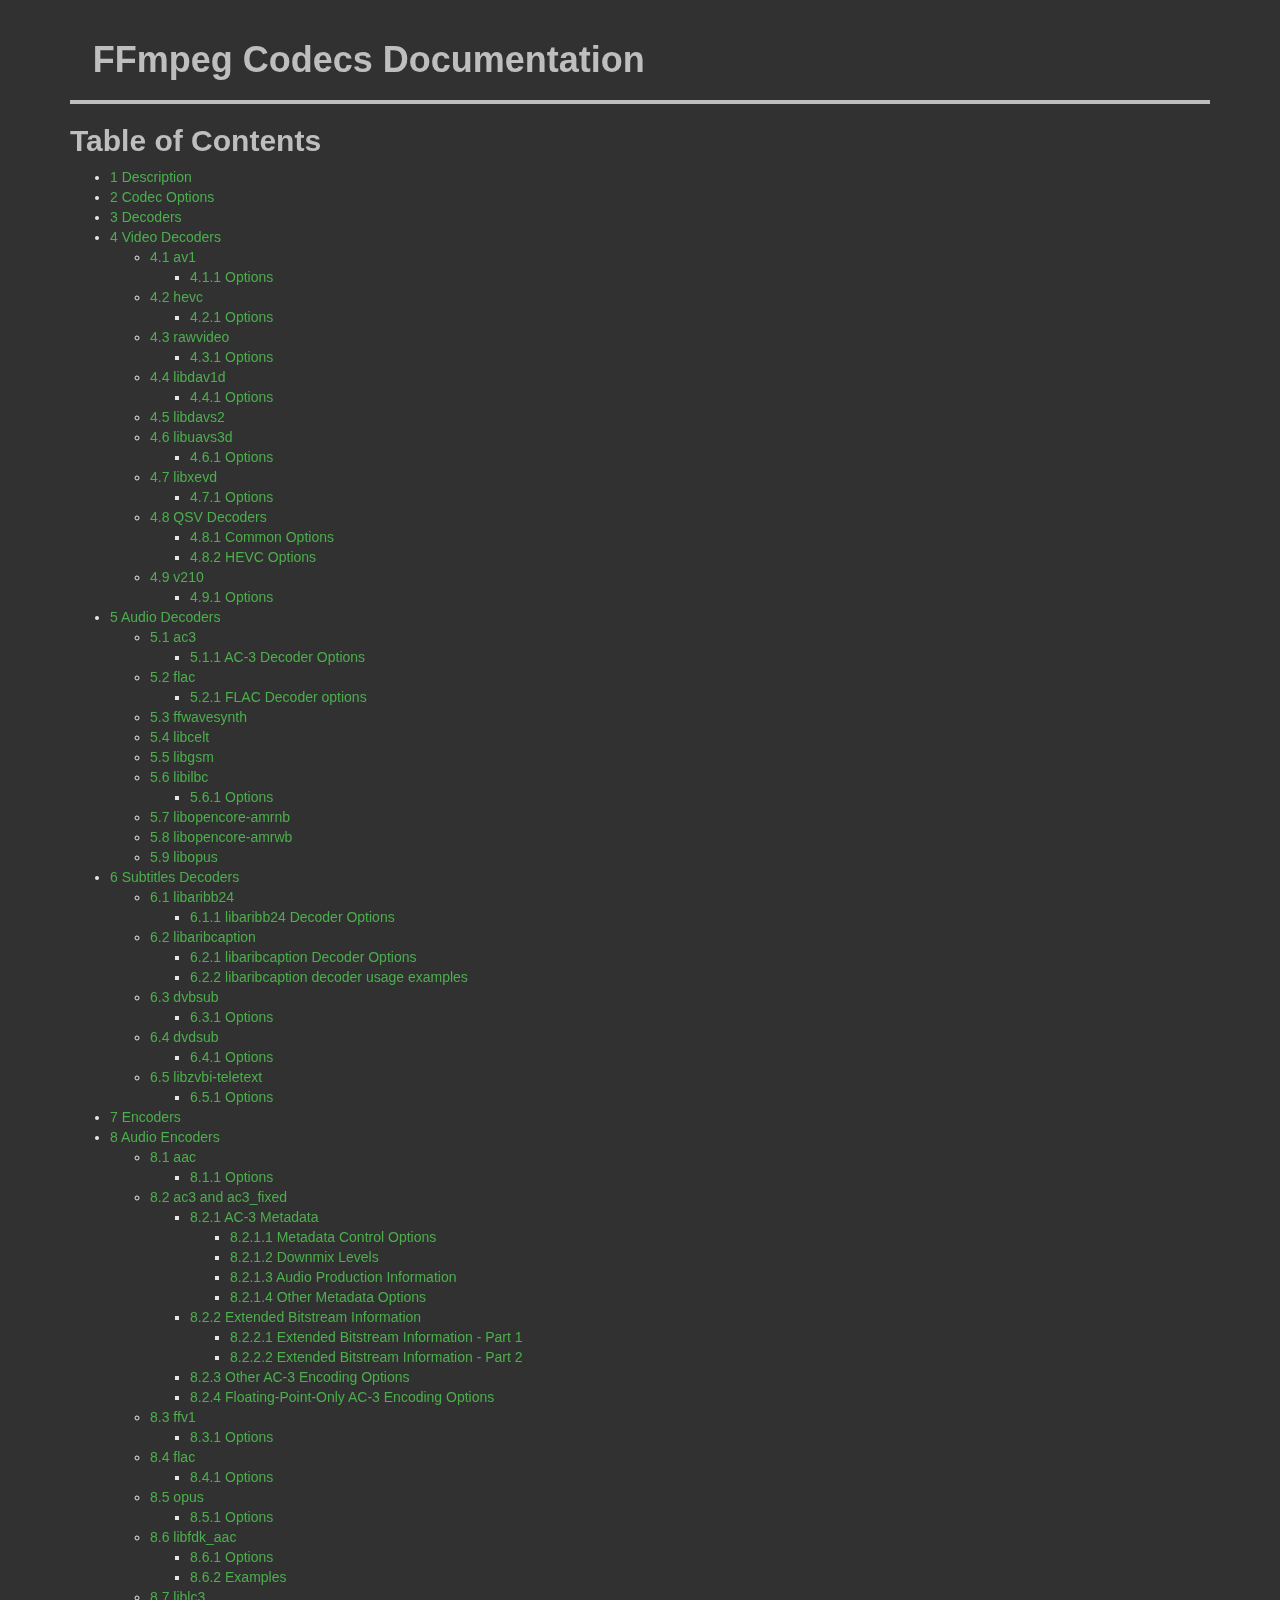
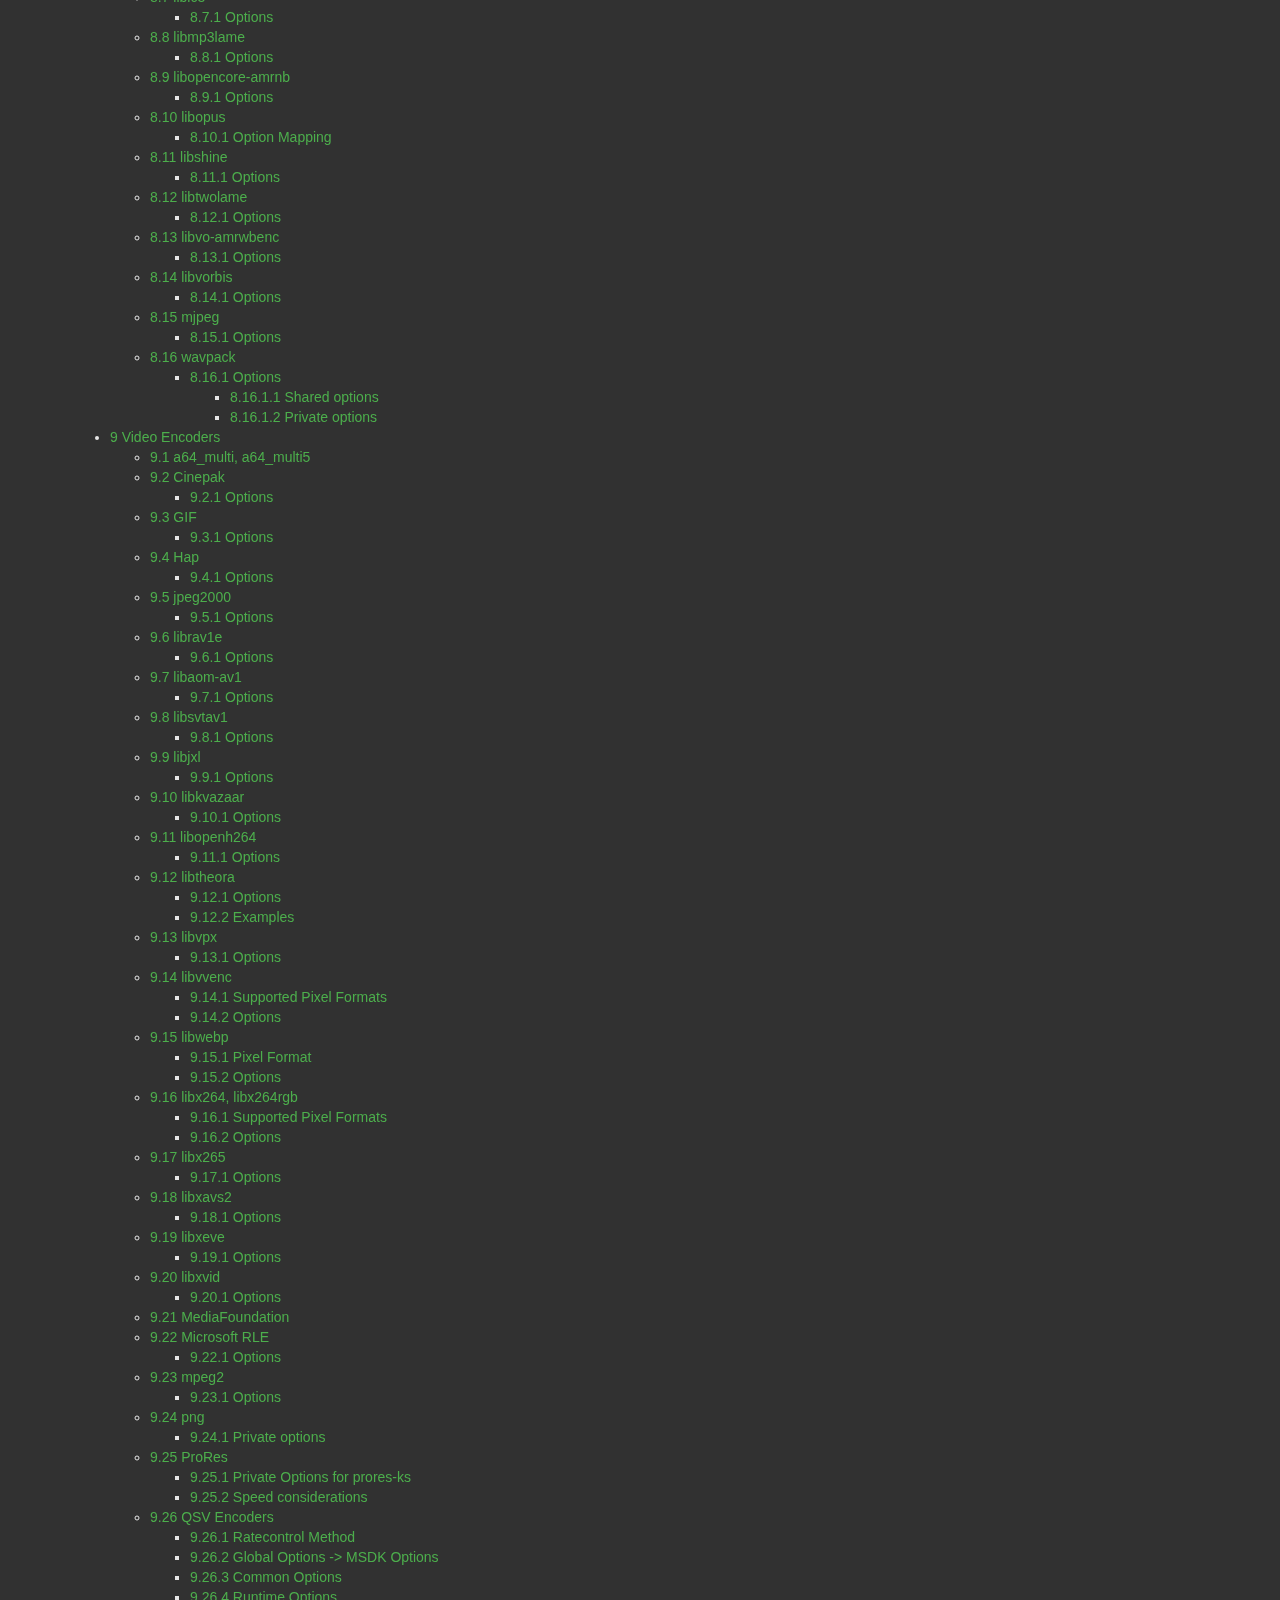
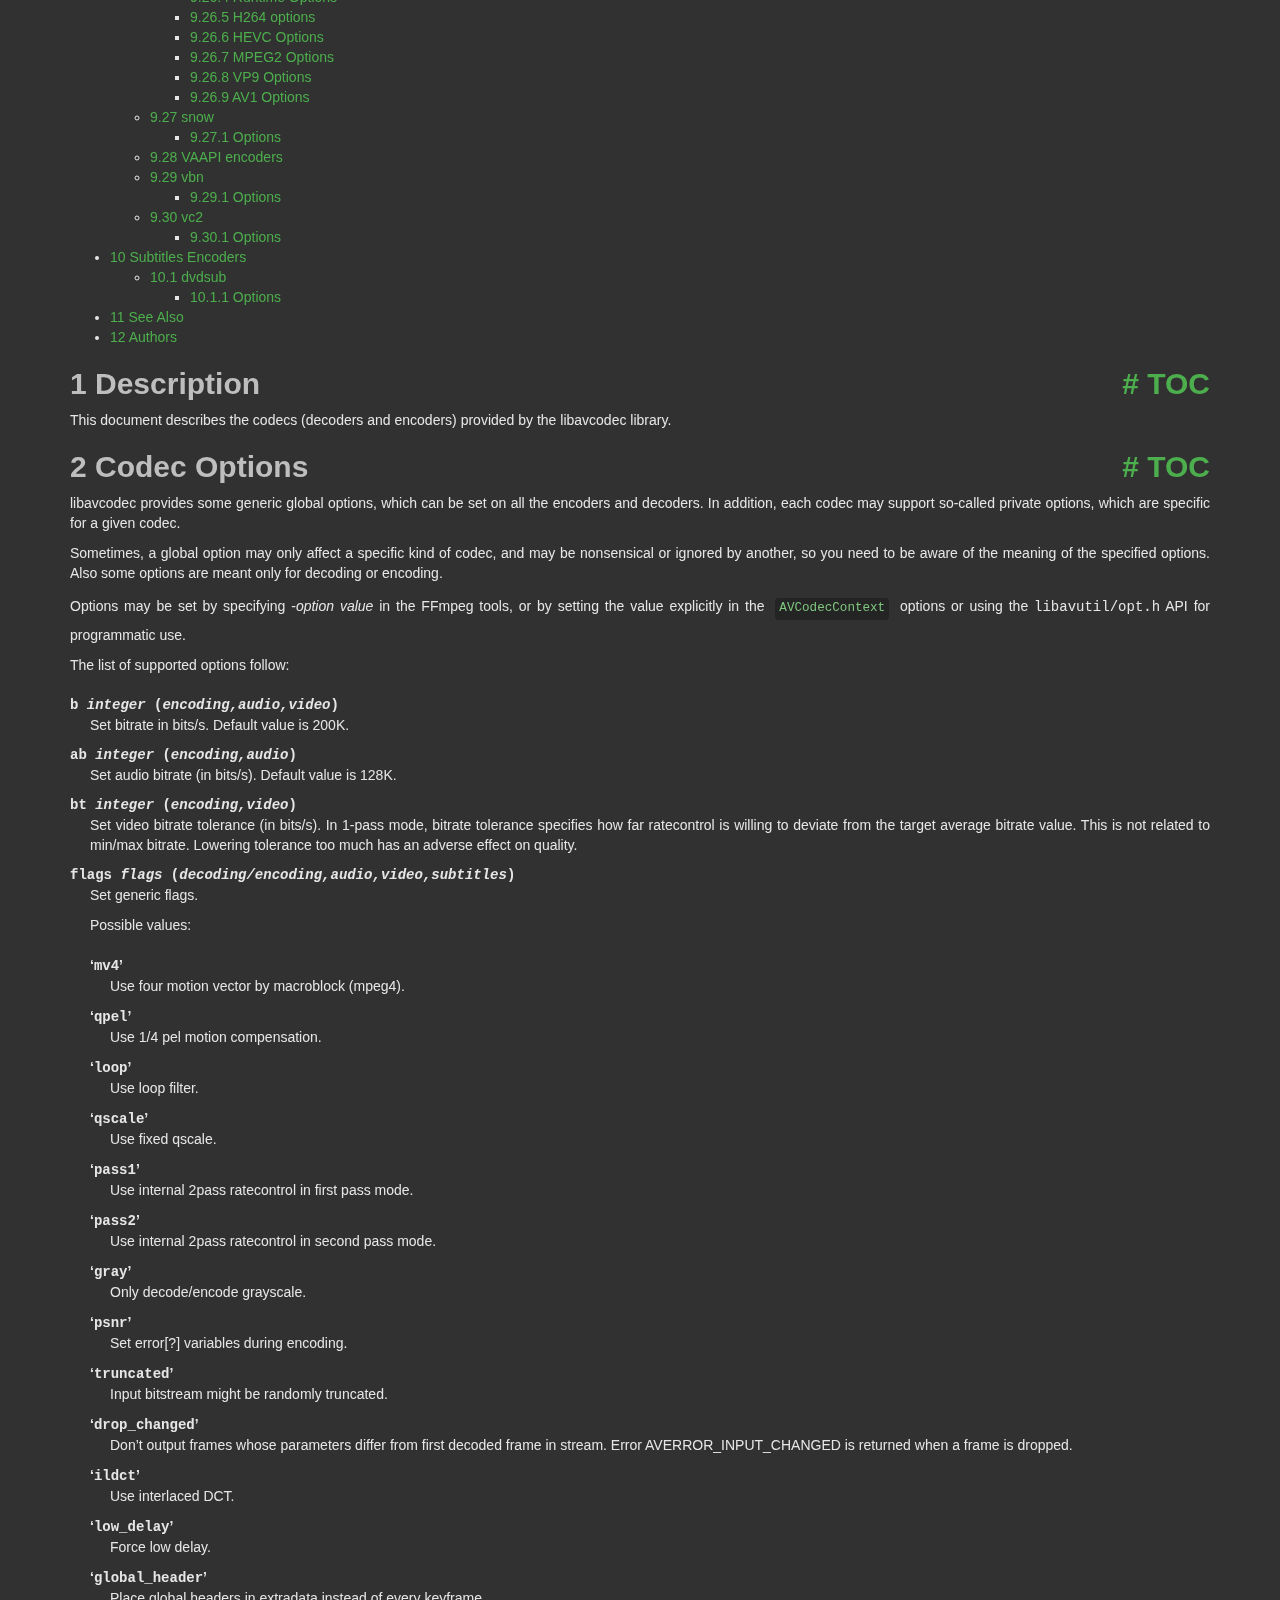
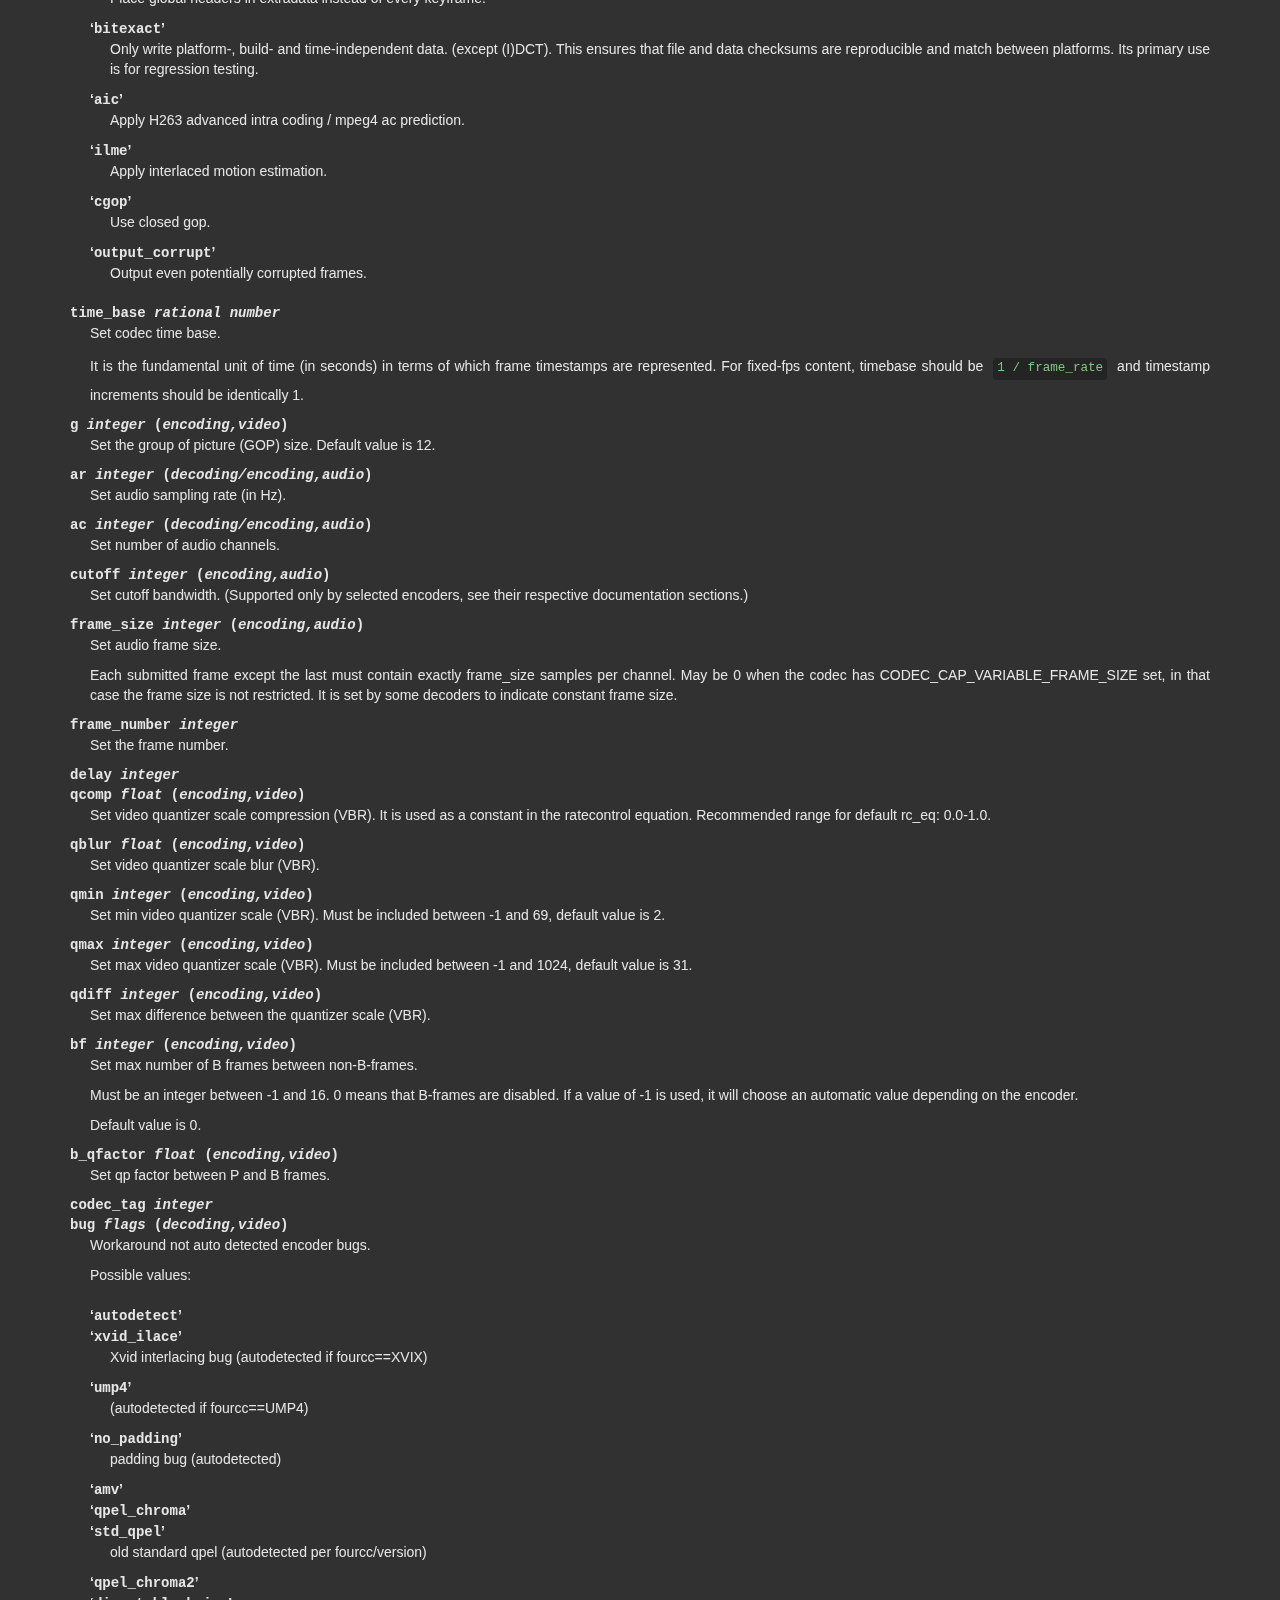
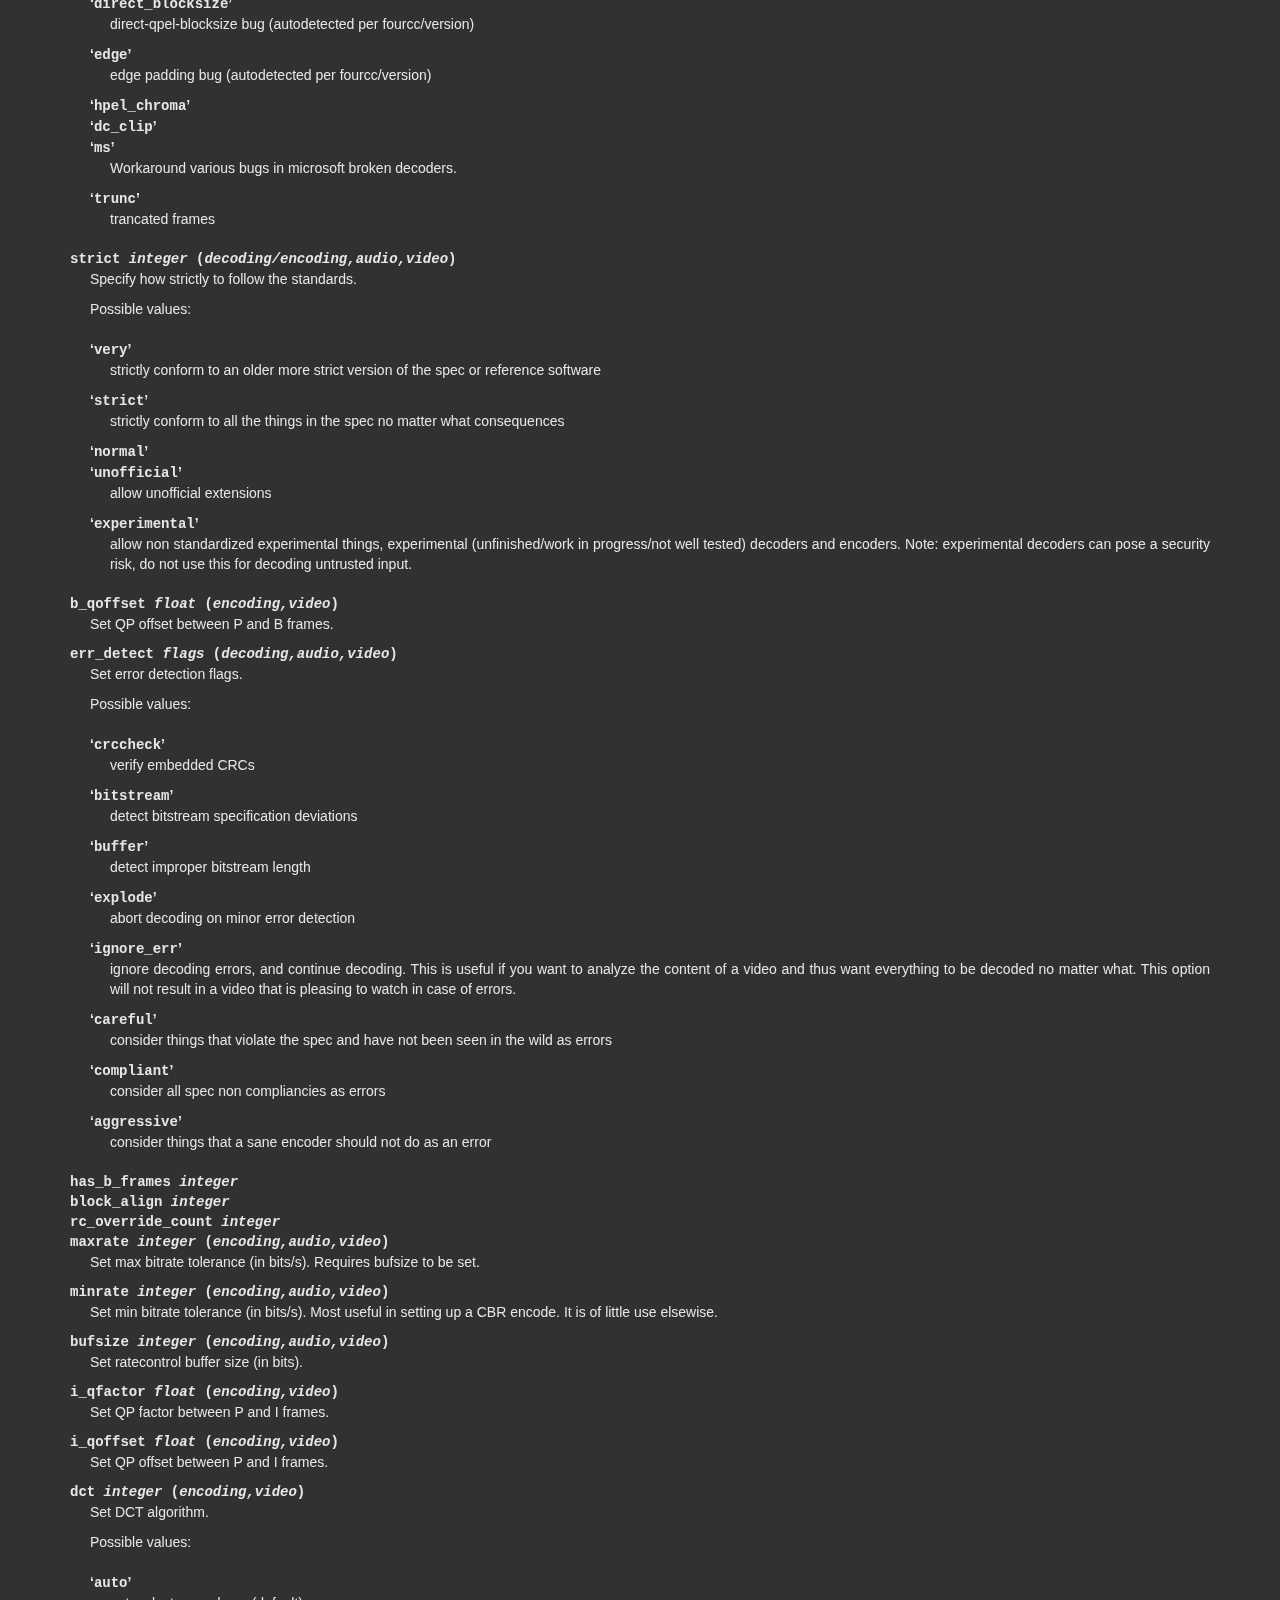
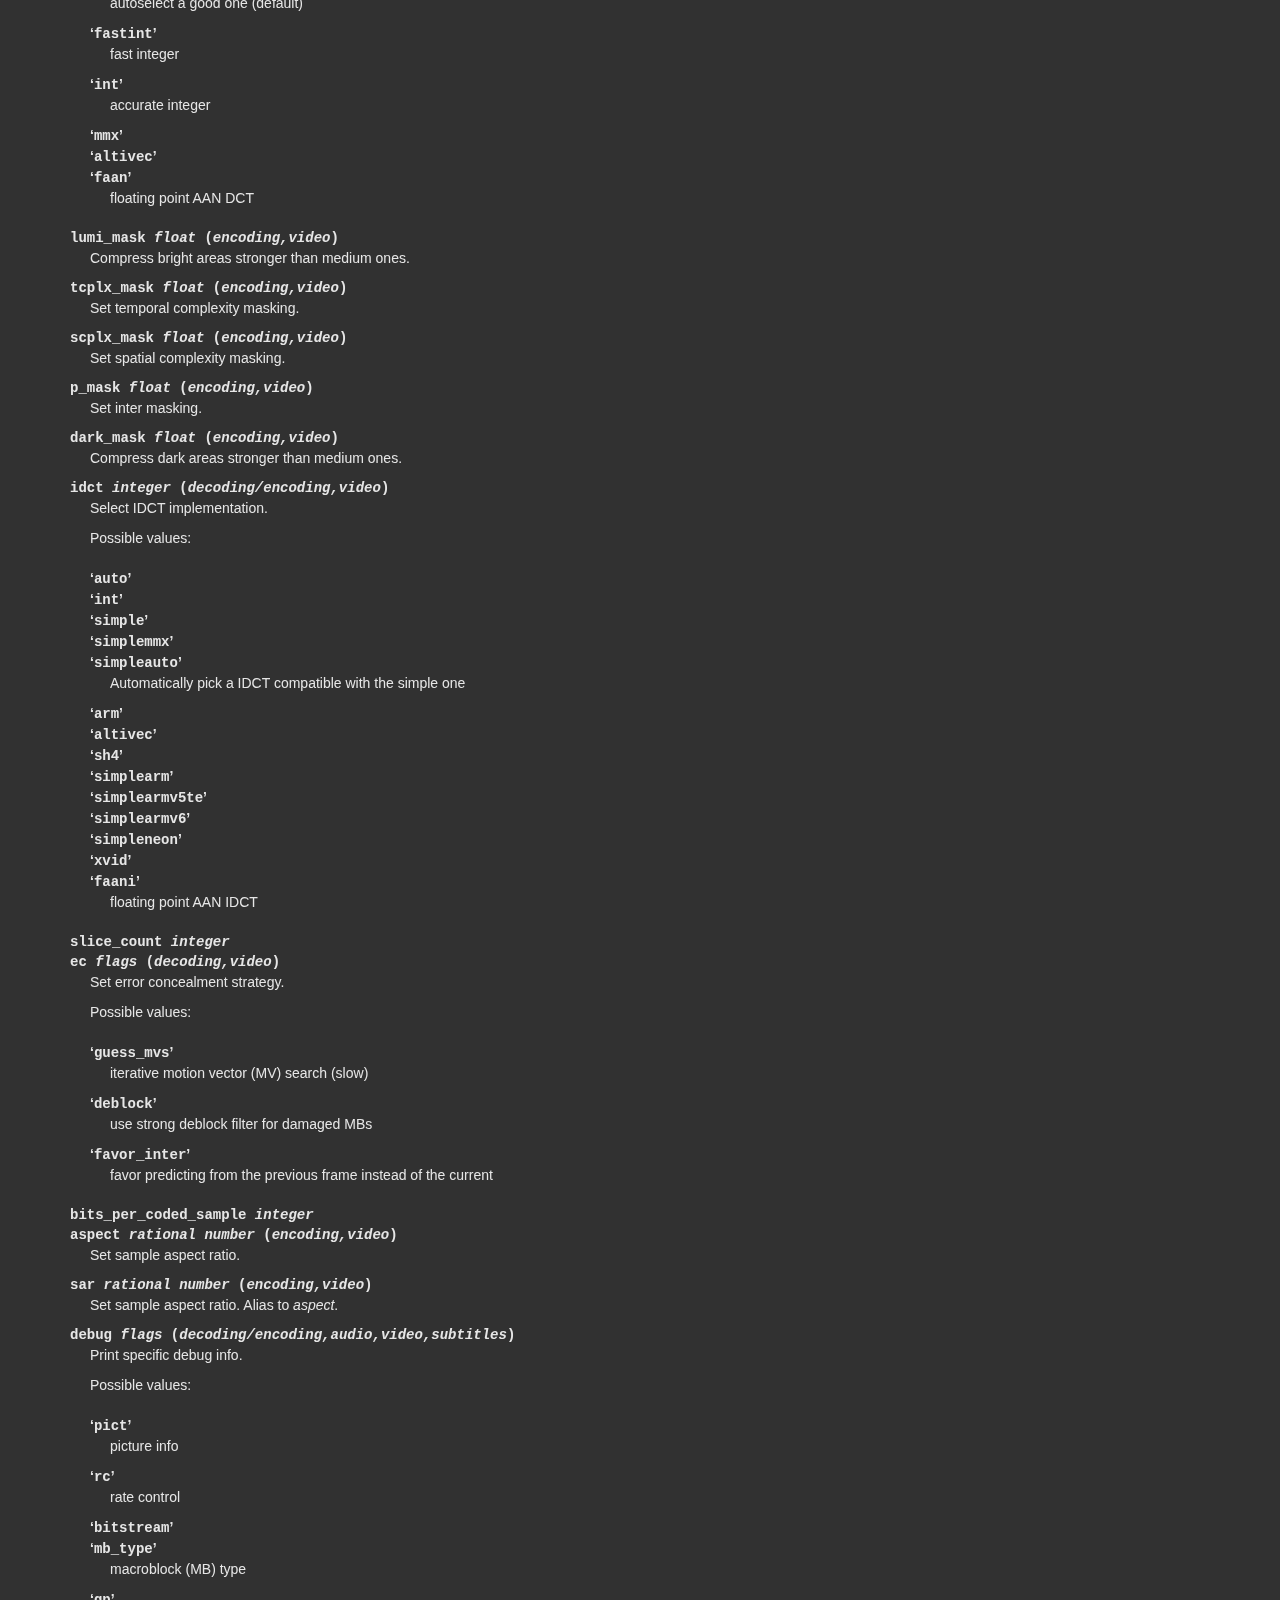
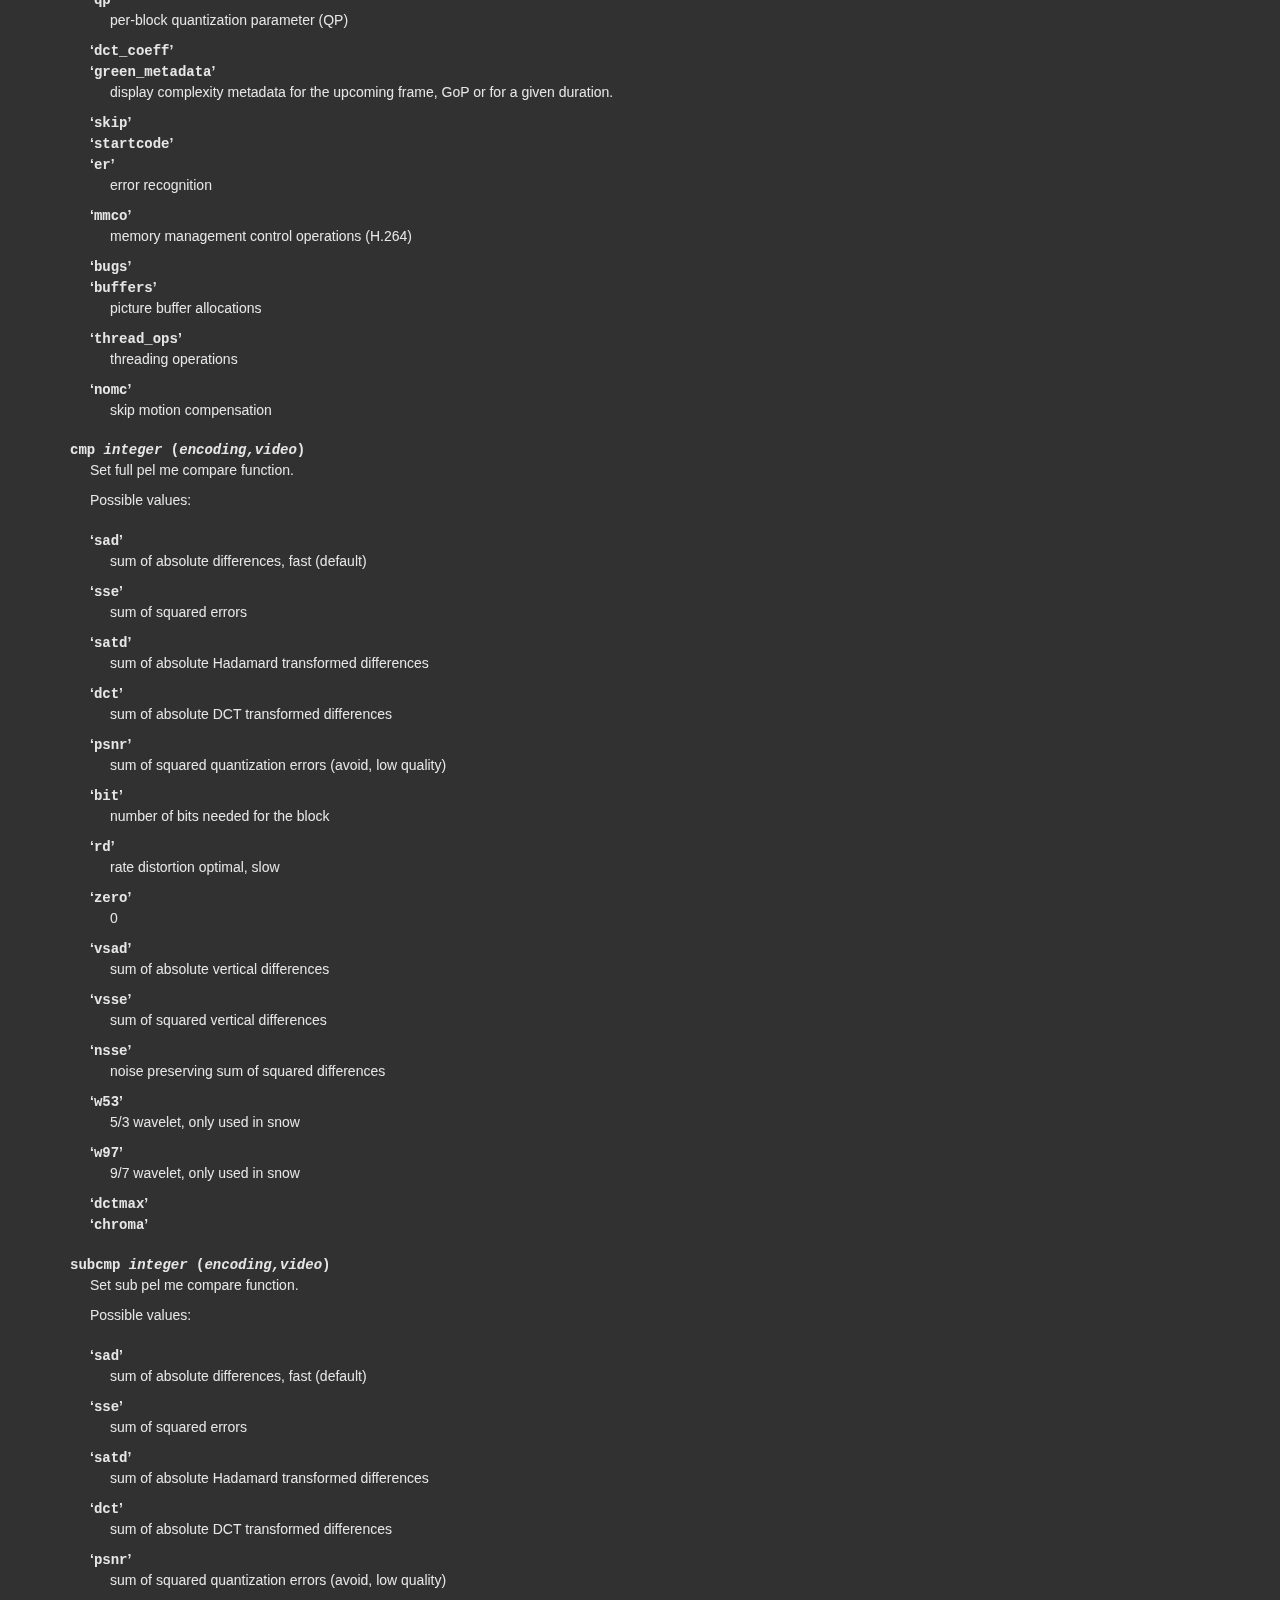
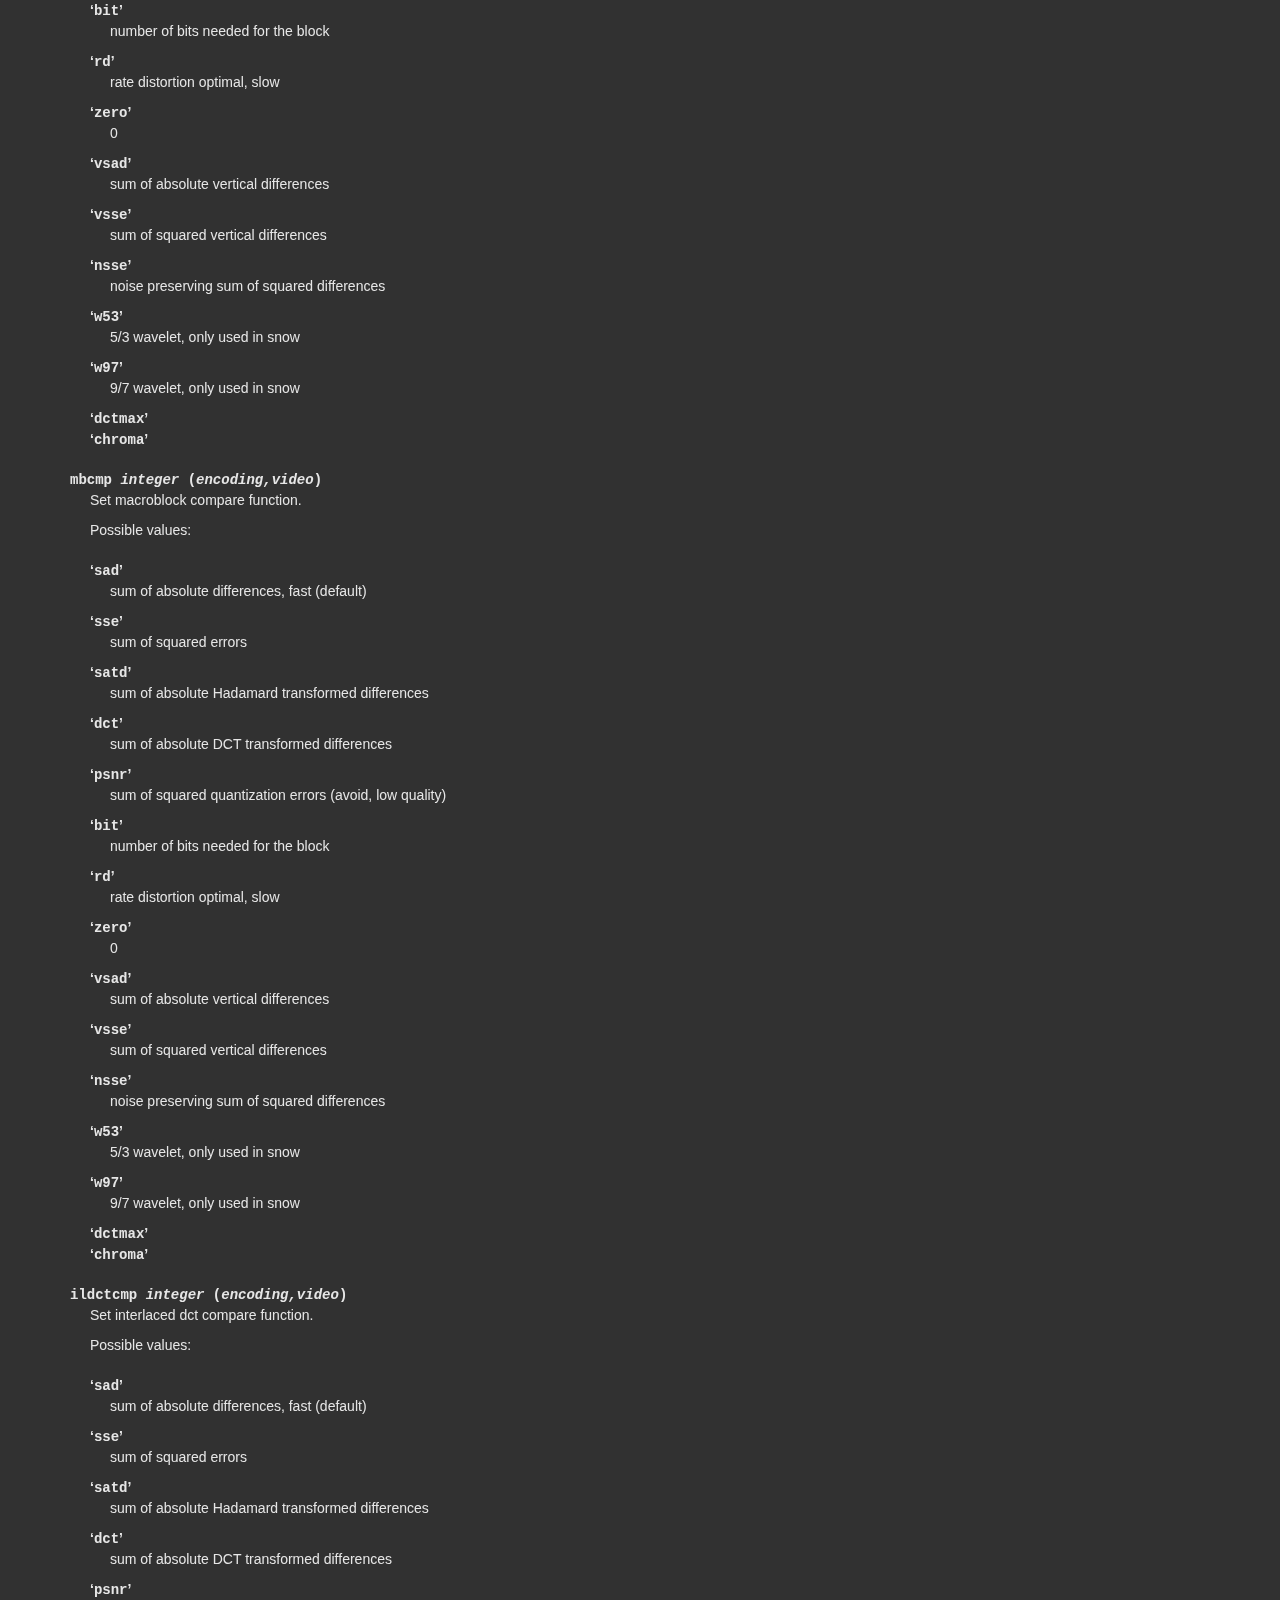
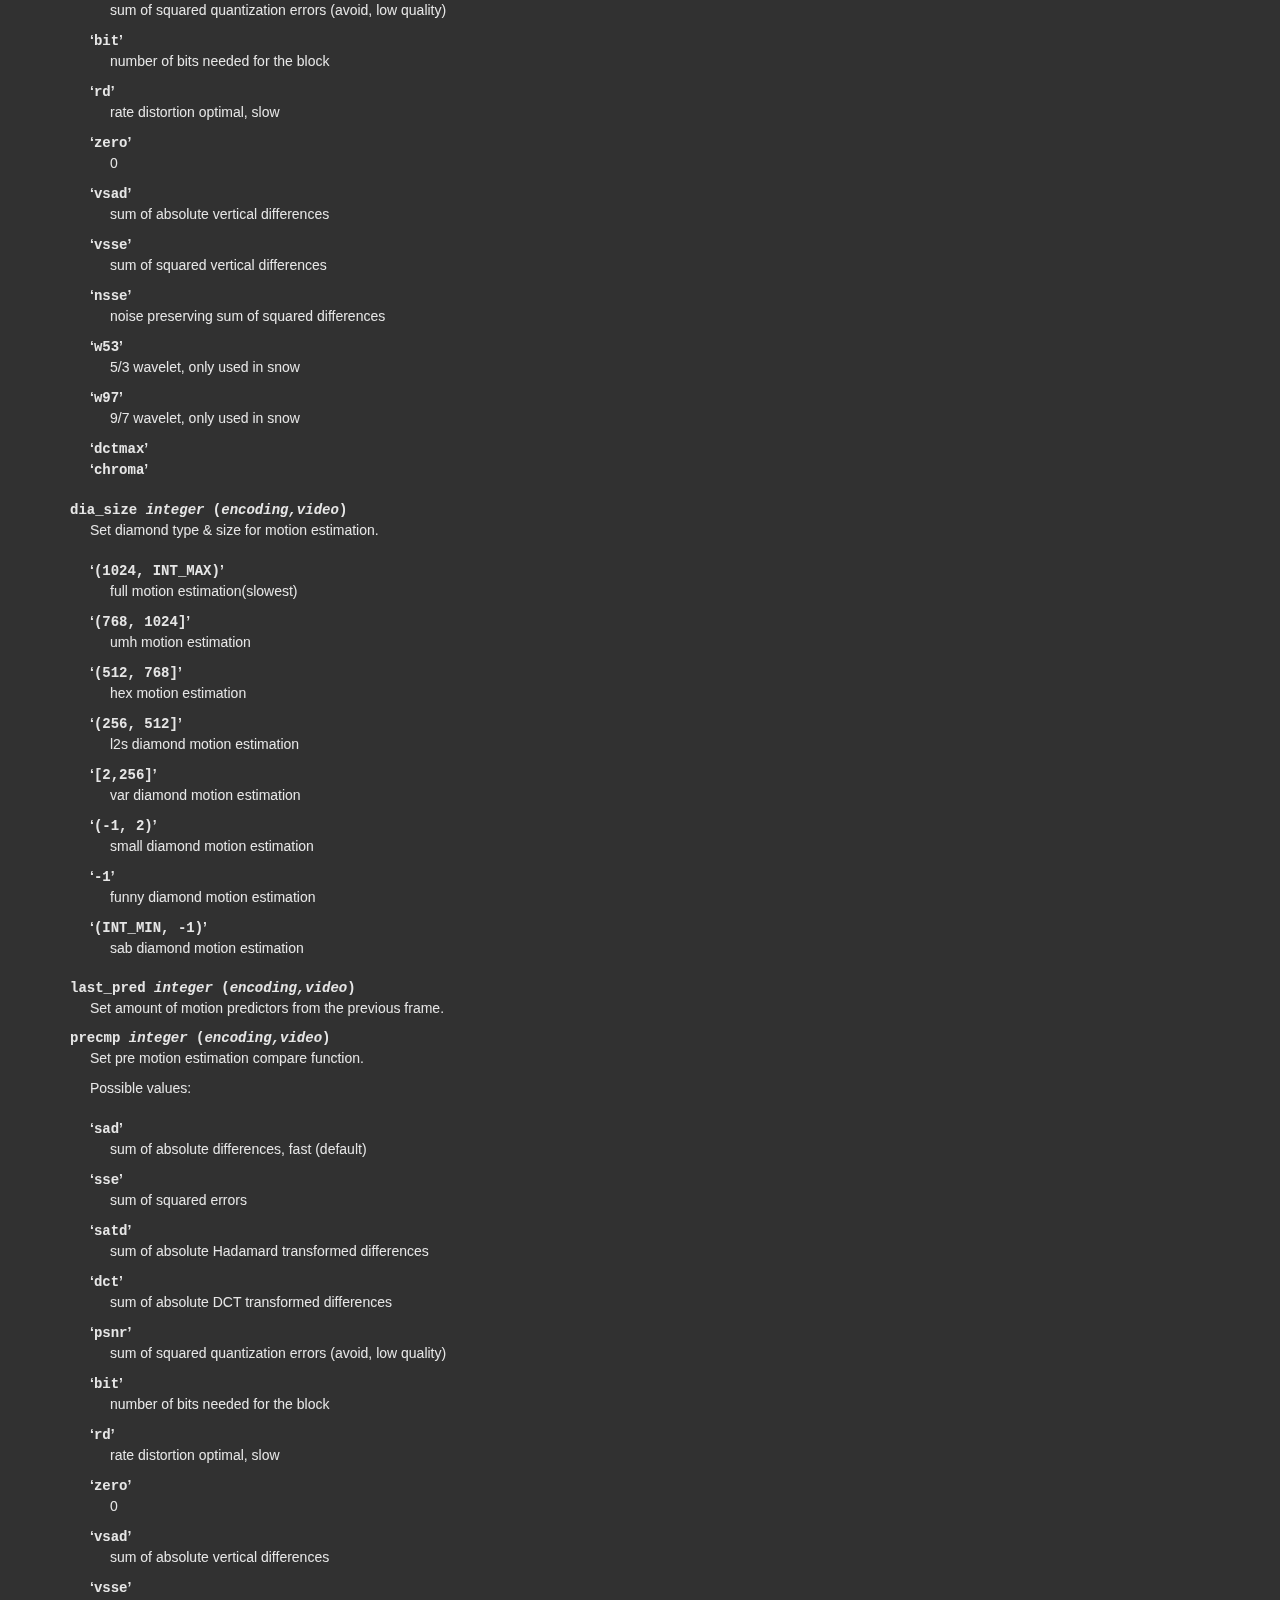
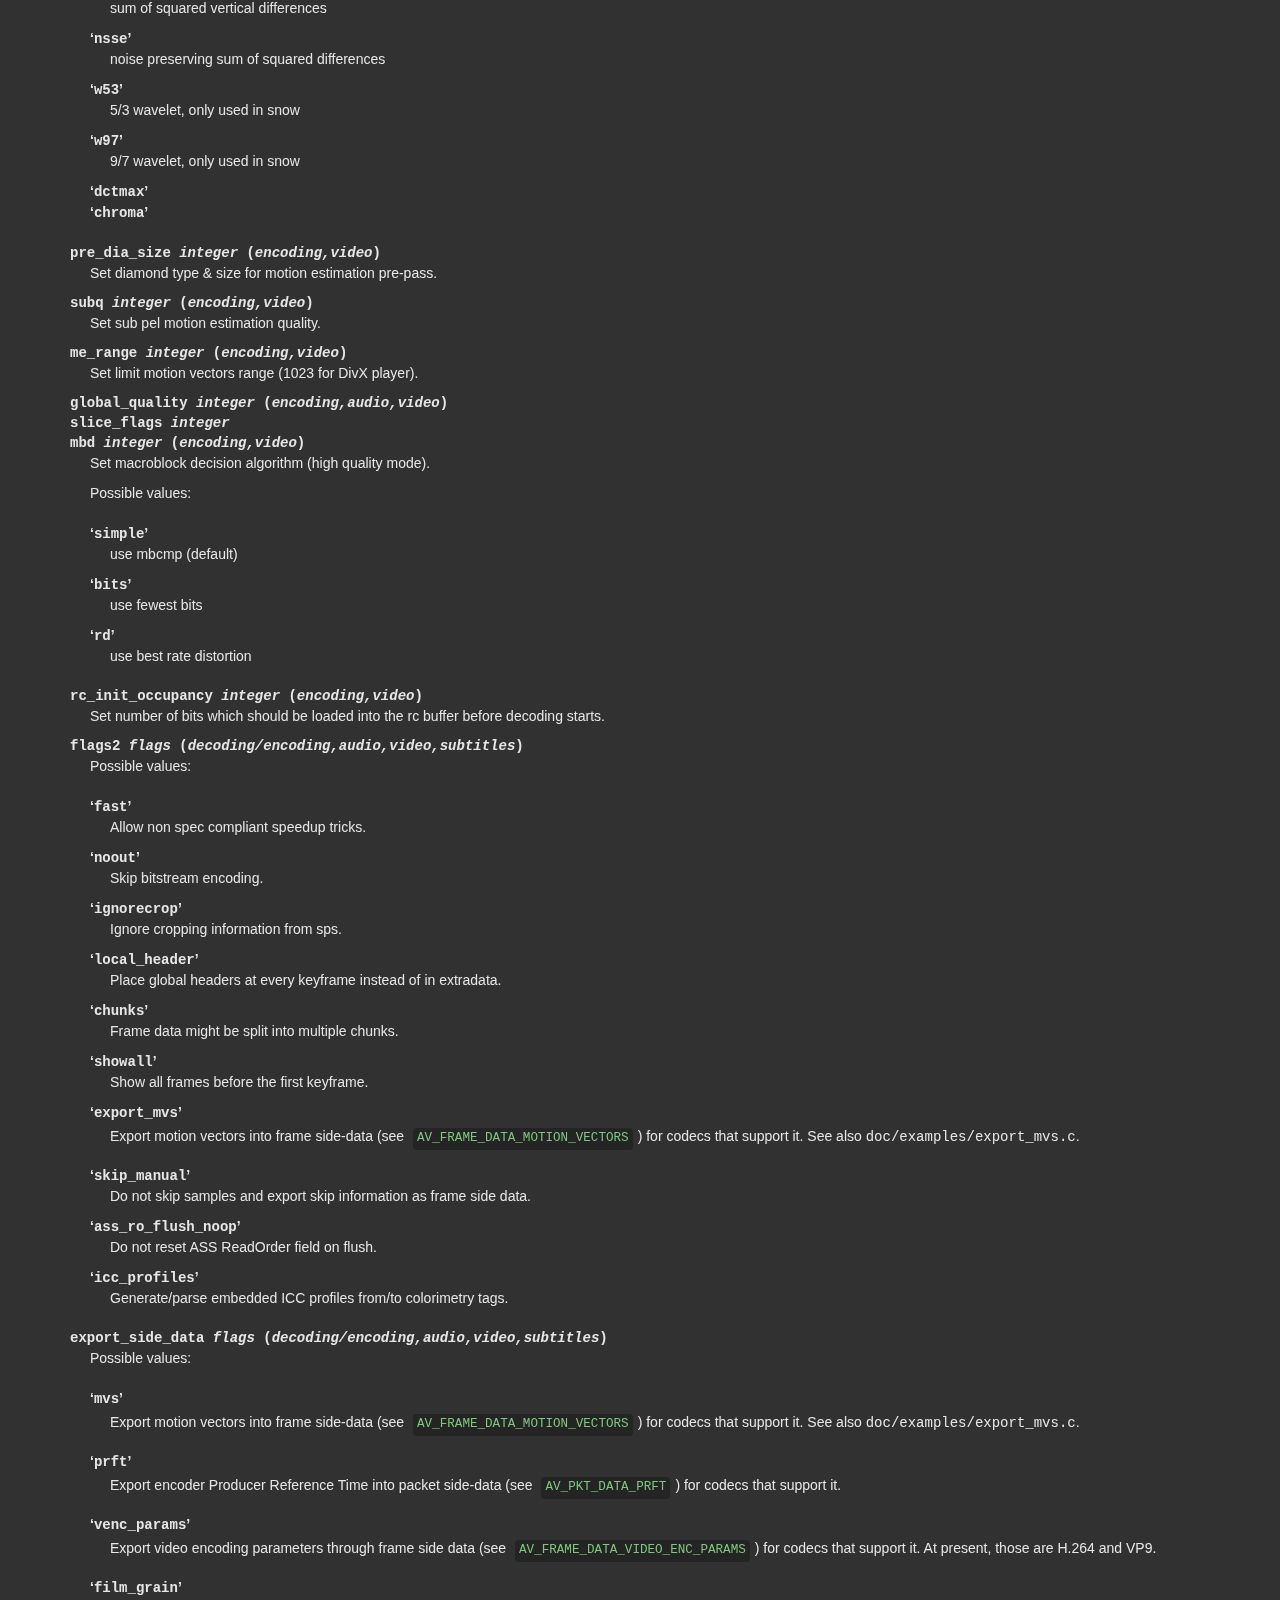
<file: ffmpeg/doc/ffmpeg-codecs.html>
<!DOCTYPE html PUBLIC "-//W3C//DTD HTML 4.01 Transitional//EN" "http://www.w3.org/TR/html4/loose.dtd">
<html>
<!-- Created by , GNU Texinfo 7.1.1 -->
  <head>
    <meta charset="utf-8">
    <title>
      FFmpeg Codecs Documentation
    </title>
    <meta name="viewport" content="width=device-width,initial-scale=1.0">
    <link rel="stylesheet" type="text/css" href="bootstrap.min.css">
    <link rel="stylesheet" type="text/css" href="style.min.css">
  </head>
  <body>
    <div class="container">
      <h1>
      FFmpeg Codecs Documentation
      </h1>


<a name="SEC_Top"></a>

<div class="element-contents" id="SEC_Contents">
<h2 class="contents-heading">Table of Contents</h2>

<div class="contents">

<ul class="toc-numbered-mark">
  <li><a id="toc-Description" href="#Description">1 Description</a></li>
  <li><a id="toc-Codec-Options" href="#Codec-Options">2 Codec Options</a></li>
  <li><a id="toc-Decoders" href="#Decoders">3 Decoders</a></li>
  <li><a id="toc-Video-Decoders" href="#Video-Decoders">4 Video Decoders</a>
  <ul class="toc-numbered-mark">
    <li><a id="toc-av1" href="#av1">4.1 av1</a>
    <ul class="toc-numbered-mark">
      <li><a id="toc-Options" href="#Options">4.1.1 Options</a></li>
    </ul></li>
    <li><a id="toc-hevc" href="#hevc">4.2 hevc</a>
    <ul class="toc-numbered-mark">
      <li><a id="toc-Options-1" href="#Options-1">4.2.1 Options</a></li>
    </ul></li>
    <li><a id="toc-rawvideo" href="#rawvideo">4.3 rawvideo</a>
    <ul class="toc-numbered-mark">
      <li><a id="toc-Options-2" href="#Options-2">4.3.1 Options</a></li>
    </ul></li>
    <li><a id="toc-libdav1d" href="#libdav1d">4.4 libdav1d</a>
    <ul class="toc-numbered-mark">
      <li><a id="toc-Options-3" href="#Options-3">4.4.1 Options</a></li>
    </ul></li>
    <li><a id="toc-libdavs2" href="#libdavs2">4.5 libdavs2</a></li>
    <li><a id="toc-libuavs3d" href="#libuavs3d">4.6 libuavs3d</a>
    <ul class="toc-numbered-mark">
      <li><a id="toc-Options-4" href="#Options-4">4.6.1 Options</a></li>
    </ul></li>
    <li><a id="toc-libxevd" href="#libxevd">4.7 libxevd</a>
    <ul class="toc-numbered-mark">
      <li><a id="toc-Options-5" href="#Options-5">4.7.1 Options</a></li>
    </ul></li>
    <li><a id="toc-QSV-Decoders" href="#QSV-Decoders">4.8 QSV Decoders</a>
    <ul class="toc-numbered-mark">
      <li><a id="toc-Common-Options" href="#Common-Options">4.8.1 Common Options</a></li>
      <li><a id="toc-HEVC-Options" href="#HEVC-Options">4.8.2 HEVC Options</a></li>
    </ul></li>
    <li><a id="toc-v210" href="#v210">4.9 v210</a>
    <ul class="toc-numbered-mark">
      <li><a id="toc-Options-6" href="#Options-6">4.9.1 Options</a></li>
    </ul></li>
  </ul></li>
  <li><a id="toc-Audio-Decoders" href="#Audio-Decoders">5 Audio Decoders</a>
  <ul class="toc-numbered-mark">
    <li><a id="toc-ac3" href="#ac3">5.1 ac3</a>
    <ul class="toc-numbered-mark">
      <li><a id="toc-AC_002d3-Decoder-Options" href="#AC_002d3-Decoder-Options">5.1.1 AC-3 Decoder Options</a></li>
    </ul></li>
    <li><a id="toc-flac-1" href="#flac-1">5.2 flac</a>
    <ul class="toc-numbered-mark">
      <li><a id="toc-FLAC-Decoder-options" href="#FLAC-Decoder-options">5.2.1 FLAC Decoder options</a></li>
    </ul></li>
    <li><a id="toc-ffwavesynth" href="#ffwavesynth">5.3 ffwavesynth</a></li>
    <li><a id="toc-libcelt" href="#libcelt">5.4 libcelt</a></li>
    <li><a id="toc-libgsm" href="#libgsm">5.5 libgsm</a></li>
    <li><a id="toc-libilbc" href="#libilbc">5.6 libilbc</a>
    <ul class="toc-numbered-mark">
      <li><a id="toc-Options-7" href="#Options-7">5.6.1 Options</a></li>
    </ul></li>
    <li><a id="toc-libopencore_002damrnb" href="#libopencore_002damrnb">5.7 libopencore-amrnb</a></li>
    <li><a id="toc-libopencore_002damrwb" href="#libopencore_002damrwb">5.8 libopencore-amrwb</a></li>
    <li><a id="toc-libopus" href="#libopus">5.9 libopus</a></li>
  </ul></li>
  <li><a id="toc-Subtitles-Decoders" href="#Subtitles-Decoders">6 Subtitles Decoders</a>
  <ul class="toc-numbered-mark">
    <li><a id="toc-libaribb24" href="#libaribb24">6.1 libaribb24</a>
    <ul class="toc-numbered-mark">
      <li><a id="toc-libaribb24-Decoder-Options" href="#libaribb24-Decoder-Options">6.1.1 libaribb24 Decoder Options</a></li>
    </ul></li>
    <li><a id="toc-libaribcaption" href="#libaribcaption">6.2 libaribcaption</a>
    <ul class="toc-numbered-mark">
      <li><a id="toc-libaribcaption-Decoder-Options" href="#libaribcaption-Decoder-Options">6.2.1 libaribcaption Decoder Options</a></li>
      <li><a id="toc-libaribcaption-decoder-usage-examples" href="#libaribcaption-decoder-usage-examples">6.2.2 libaribcaption decoder usage examples</a></li>
    </ul></li>
    <li><a id="toc-dvbsub" href="#dvbsub">6.3 dvbsub</a>
    <ul class="toc-numbered-mark">
      <li><a id="toc-Options-8" href="#Options-8">6.3.1 Options</a></li>
    </ul></li>
    <li><a id="toc-dvdsub" href="#dvdsub">6.4 dvdsub</a>
    <ul class="toc-numbered-mark">
      <li><a id="toc-Options-9" href="#Options-9">6.4.1 Options</a></li>
    </ul></li>
    <li><a id="toc-libzvbi_002dteletext" href="#libzvbi_002dteletext">6.5 libzvbi-teletext</a>
    <ul class="toc-numbered-mark">
      <li><a id="toc-Options-10" href="#Options-10">6.5.1 Options</a></li>
    </ul></li>
  </ul></li>
  <li><a id="toc-Encoders" href="#Encoders">7 Encoders</a></li>
  <li><a id="toc-Audio-Encoders" href="#Audio-Encoders">8 Audio Encoders</a>
  <ul class="toc-numbered-mark">
    <li><a id="toc-aac" href="#aac">8.1 aac</a>
    <ul class="toc-numbered-mark">
      <li><a id="toc-Options-11" href="#Options-11">8.1.1 Options</a></li>
    </ul></li>
    <li><a id="toc-ac3-and-ac3_005ffixed" href="#ac3-and-ac3_005ffixed">8.2 ac3 and ac3_fixed</a>
    <ul class="toc-numbered-mark">
      <li><a id="toc-AC_002d3-Metadata" href="#AC_002d3-Metadata">8.2.1 AC-3 Metadata</a>
      <ul class="toc-numbered-mark">
        <li><a id="toc-Metadata-Control-Options" href="#Metadata-Control-Options">8.2.1.1 Metadata Control Options</a></li>
        <li><a id="toc-Downmix-Levels" href="#Downmix-Levels">8.2.1.2 Downmix Levels</a></li>
        <li><a id="toc-Audio-Production-Information" href="#Audio-Production-Information">8.2.1.3 Audio Production Information</a></li>
        <li><a id="toc-Other-Metadata-Options" href="#Other-Metadata-Options">8.2.1.4 Other Metadata Options</a></li>
      </ul></li>
      <li><a id="toc-Extended-Bitstream-Information" href="#Extended-Bitstream-Information">8.2.2 Extended Bitstream Information</a>
      <ul class="toc-numbered-mark">
        <li><a id="toc-Extended-Bitstream-Information-_002d-Part-1" href="#Extended-Bitstream-Information-_002d-Part-1">8.2.2.1 Extended Bitstream Information - Part 1</a></li>
        <li><a id="toc-Extended-Bitstream-Information-_002d-Part-2" href="#Extended-Bitstream-Information-_002d-Part-2">8.2.2.2 Extended Bitstream Information - Part 2</a></li>
      </ul></li>
      <li><a id="toc-Other-AC_002d3-Encoding-Options" href="#Other-AC_002d3-Encoding-Options">8.2.3 Other AC-3 Encoding Options</a></li>
      <li><a id="toc-Floating_002dPoint_002dOnly-AC_002d3-Encoding-Options" href="#Floating_002dPoint_002dOnly-AC_002d3-Encoding-Options">8.2.4 Floating-Point-Only AC-3 Encoding Options</a></li>
    </ul></li>
    <li><a id="toc-ffv1-1" href="#ffv1-1">8.3 ffv1</a>
    <ul class="toc-numbered-mark">
      <li><a id="toc-Options-12" href="#Options-12">8.3.1 Options</a></li>
    </ul></li>
    <li><a id="toc-flac-2" href="#flac-2">8.4 flac</a>
    <ul class="toc-numbered-mark">
      <li><a id="toc-Options-13" href="#Options-13">8.4.1 Options</a></li>
    </ul></li>
    <li><a id="toc-opus" href="#opus">8.5 opus</a>
    <ul class="toc-numbered-mark">
      <li><a id="toc-Options-14" href="#Options-14">8.5.1 Options</a></li>
    </ul></li>
    <li><a id="toc-libfdk_005faac" href="#libfdk_005faac">8.6 libfdk_aac</a>
    <ul class="toc-numbered-mark">
      <li><a id="toc-Options-15" href="#Options-15">8.6.1 Options</a></li>
      <li><a id="toc-Examples" href="#Examples">8.6.2 Examples</a></li>
    </ul></li>
    <li><a id="toc-liblc3" href="#liblc3">8.7 liblc3</a>
    <ul class="toc-numbered-mark">
      <li><a id="toc-Options-16" href="#Options-16">8.7.1 Options</a></li>
    </ul></li>
    <li><a id="toc-libmp3lame-1" href="#libmp3lame-1">8.8 libmp3lame</a>
    <ul class="toc-numbered-mark">
      <li><a id="toc-Options-17" href="#Options-17">8.8.1 Options</a></li>
    </ul></li>
    <li><a id="toc-libopencore_002damrnb-1" href="#libopencore_002damrnb-1">8.9 libopencore-amrnb</a>
    <ul class="toc-numbered-mark">
      <li><a id="toc-Options-18" href="#Options-18">8.9.1 Options</a></li>
    </ul></li>
    <li><a id="toc-libopus-1" href="#libopus-1">8.10 libopus</a>
    <ul class="toc-numbered-mark">
      <li><a id="toc-Option-Mapping" href="#Option-Mapping">8.10.1 Option Mapping</a></li>
    </ul></li>
    <li><a id="toc-libshine-1" href="#libshine-1">8.11 libshine</a>
    <ul class="toc-numbered-mark">
      <li><a id="toc-Options-19" href="#Options-19">8.11.1 Options</a></li>
    </ul></li>
    <li><a id="toc-libtwolame" href="#libtwolame">8.12 libtwolame</a>
    <ul class="toc-numbered-mark">
      <li><a id="toc-Options-20" href="#Options-20">8.12.1 Options</a></li>
    </ul></li>
    <li><a id="toc-libvo_002damrwbenc" href="#libvo_002damrwbenc">8.13 libvo-amrwbenc</a>
    <ul class="toc-numbered-mark">
      <li><a id="toc-Options-21" href="#Options-21">8.13.1 Options</a></li>
    </ul></li>
    <li><a id="toc-libvorbis" href="#libvorbis">8.14 libvorbis</a>
    <ul class="toc-numbered-mark">
      <li><a id="toc-Options-22" href="#Options-22">8.14.1 Options</a></li>
    </ul></li>
    <li><a id="toc-mjpeg" href="#mjpeg">8.15 mjpeg</a>
    <ul class="toc-numbered-mark">
      <li><a id="toc-Options-23" href="#Options-23">8.15.1 Options</a></li>
    </ul></li>
    <li><a id="toc-wavpack" href="#wavpack">8.16 wavpack</a>
    <ul class="toc-numbered-mark">
      <li><a id="toc-Options-24" href="#Options-24">8.16.1 Options</a>
      <ul class="toc-numbered-mark">
        <li><a id="toc-Shared-options" href="#Shared-options">8.16.1.1 Shared options</a></li>
        <li><a id="toc-Private-options" href="#Private-options">8.16.1.2 Private options</a></li>
      </ul></li>
    </ul></li>
  </ul></li>
  <li><a id="toc-Video-Encoders" href="#Video-Encoders">9 Video Encoders</a>
  <ul class="toc-numbered-mark">
    <li><a id="toc-a64_005fmulti_002c-a64_005fmulti5" href="#a64_005fmulti_002c-a64_005fmulti5">9.1 a64_multi, a64_multi5</a></li>
    <li><a id="toc-Cinepak" href="#Cinepak">9.2 Cinepak</a>
    <ul class="toc-numbered-mark">
      <li><a id="toc-Options-25" href="#Options-25">9.2.1 Options</a></li>
    </ul></li>
    <li><a id="toc-GIF" href="#GIF">9.3 GIF</a>
    <ul class="toc-numbered-mark">
      <li><a id="toc-Options-26" href="#Options-26">9.3.1 Options</a></li>
    </ul></li>
    <li><a id="toc-Hap" href="#Hap">9.4 Hap</a>
    <ul class="toc-numbered-mark">
      <li><a id="toc-Options-27" href="#Options-27">9.4.1 Options</a></li>
    </ul></li>
    <li><a id="toc-jpeg2000" href="#jpeg2000">9.5 jpeg2000</a>
    <ul class="toc-numbered-mark">
      <li><a id="toc-Options-28" href="#Options-28">9.5.1 Options</a></li>
    </ul></li>
    <li><a id="toc-librav1e" href="#librav1e">9.6 librav1e</a>
    <ul class="toc-numbered-mark">
      <li><a id="toc-Options-29" href="#Options-29">9.6.1 Options</a></li>
    </ul></li>
    <li><a id="toc-libaom_002dav1" href="#libaom_002dav1">9.7 libaom-av1</a>
    <ul class="toc-numbered-mark">
      <li><a id="toc-Options-30" href="#Options-30">9.7.1 Options</a></li>
    </ul></li>
    <li><a id="toc-libsvtav1" href="#libsvtav1">9.8 libsvtav1</a>
    <ul class="toc-numbered-mark">
      <li><a id="toc-Options-31" href="#Options-31">9.8.1 Options</a></li>
    </ul></li>
    <li><a id="toc-libjxl" href="#libjxl">9.9 libjxl</a>
    <ul class="toc-numbered-mark">
      <li><a id="toc-Options-32" href="#Options-32">9.9.1 Options</a></li>
    </ul></li>
    <li><a id="toc-libkvazaar" href="#libkvazaar">9.10 libkvazaar</a>
    <ul class="toc-numbered-mark">
      <li><a id="toc-Options-33" href="#Options-33">9.10.1 Options</a></li>
    </ul></li>
    <li><a id="toc-libopenh264" href="#libopenh264">9.11 libopenh264</a>
    <ul class="toc-numbered-mark">
      <li><a id="toc-Options-34" href="#Options-34">9.11.1 Options</a></li>
    </ul></li>
    <li><a id="toc-libtheora" href="#libtheora">9.12 libtheora</a>
    <ul class="toc-numbered-mark">
      <li><a id="toc-Options-35" href="#Options-35">9.12.1 Options</a></li>
      <li><a id="toc-Examples-1" href="#Examples-1">9.12.2 Examples</a></li>
    </ul></li>
    <li><a id="toc-libvpx" href="#libvpx">9.13 libvpx</a>
    <ul class="toc-numbered-mark">
      <li><a id="toc-Options-36" href="#Options-36">9.13.1 Options</a></li>
    </ul></li>
    <li><a id="toc-libvvenc" href="#libvvenc">9.14 libvvenc</a>
    <ul class="toc-numbered-mark">
      <li><a id="toc-Supported-Pixel-Formats" href="#Supported-Pixel-Formats">9.14.1 Supported Pixel Formats</a></li>
      <li><a id="toc-Options-37" href="#Options-37">9.14.2 Options</a></li>
    </ul></li>
    <li><a id="toc-libwebp" href="#libwebp">9.15 libwebp</a>
    <ul class="toc-numbered-mark">
      <li><a id="toc-Pixel-Format" href="#Pixel-Format">9.15.1 Pixel Format</a></li>
      <li><a id="toc-Options-38" href="#Options-38">9.15.2 Options</a></li>
    </ul></li>
    <li><a id="toc-libx264_002c-libx264rgb" href="#libx264_002c-libx264rgb">9.16 libx264, libx264rgb</a>
    <ul class="toc-numbered-mark">
      <li><a id="toc-Supported-Pixel-Formats-1" href="#Supported-Pixel-Formats-1">9.16.1 Supported Pixel Formats</a></li>
      <li><a id="toc-Options-39" href="#Options-39">9.16.2 Options</a></li>
    </ul></li>
    <li><a id="toc-libx265" href="#libx265">9.17 libx265</a>
    <ul class="toc-numbered-mark">
      <li><a id="toc-Options-40" href="#Options-40">9.17.1 Options</a></li>
    </ul></li>
    <li><a id="toc-libxavs2" href="#libxavs2">9.18 libxavs2</a>
    <ul class="toc-numbered-mark">
      <li><a id="toc-Options-41" href="#Options-41">9.18.1 Options</a></li>
    </ul></li>
    <li><a id="toc-libxeve" href="#libxeve">9.19 libxeve</a>
    <ul class="toc-numbered-mark">
      <li><a id="toc-Options-42" href="#Options-42">9.19.1 Options</a></li>
    </ul></li>
    <li><a id="toc-libxvid" href="#libxvid">9.20 libxvid</a>
    <ul class="toc-numbered-mark">
      <li><a id="toc-Options-43" href="#Options-43">9.20.1 Options</a></li>
    </ul></li>
    <li><a id="toc-MediaFoundation" href="#MediaFoundation">9.21 MediaFoundation</a></li>
    <li><a id="toc-Microsoft-RLE" href="#Microsoft-RLE">9.22 Microsoft RLE</a>
    <ul class="toc-numbered-mark">
      <li><a id="toc-Options-44" href="#Options-44">9.22.1 Options</a></li>
    </ul></li>
    <li><a id="toc-mpeg2" href="#mpeg2">9.23 mpeg2</a>
    <ul class="toc-numbered-mark">
      <li><a id="toc-Options-45" href="#Options-45">9.23.1 Options</a></li>
    </ul></li>
    <li><a id="toc-png" href="#png">9.24 png</a>
    <ul class="toc-numbered-mark">
      <li><a id="toc-Private-options-1" href="#Private-options-1">9.24.1 Private options</a></li>
    </ul></li>
    <li><a id="toc-ProRes" href="#ProRes">9.25 ProRes</a>
    <ul class="toc-numbered-mark">
      <li><a id="toc-Private-Options-for-prores_002dks" href="#Private-Options-for-prores_002dks">9.25.1 Private Options for prores-ks</a></li>
      <li><a id="toc-Speed-considerations" href="#Speed-considerations">9.25.2 Speed considerations</a></li>
    </ul></li>
    <li><a id="toc-QSV-Encoders" href="#QSV-Encoders">9.26 QSV Encoders</a>
    <ul class="toc-numbered-mark">
      <li><a id="toc-Ratecontrol-Method" href="#Ratecontrol-Method">9.26.1 Ratecontrol Method</a></li>
      <li><a id="toc-Global-Options-_002d_003e-MSDK-Options" href="#Global-Options-_002d_003e-MSDK-Options">9.26.2 Global Options -&gt; MSDK Options</a></li>
      <li><a id="toc-Common-Options-1" href="#Common-Options-1">9.26.3 Common Options</a></li>
      <li><a id="toc-Runtime-Options" href="#Runtime-Options">9.26.4 Runtime Options</a></li>
      <li><a id="toc-H264-options" href="#H264-options">9.26.5 H264 options</a></li>
      <li><a id="toc-HEVC-Options-1" href="#HEVC-Options-1">9.26.6 HEVC Options</a></li>
      <li><a id="toc-MPEG2-Options" href="#MPEG2-Options">9.26.7 MPEG2 Options</a></li>
      <li><a id="toc-VP9-Options" href="#VP9-Options">9.26.8 VP9 Options</a></li>
      <li><a id="toc-AV1-Options" href="#AV1-Options">9.26.9 AV1 Options</a></li>
    </ul></li>
    <li><a id="toc-snow" href="#snow">9.27 snow</a>
    <ul class="toc-numbered-mark">
      <li><a id="toc-Options-46" href="#Options-46">9.27.1 Options</a></li>
    </ul></li>
    <li><a id="toc-VAAPI-encoders" href="#VAAPI-encoders">9.28 VAAPI encoders</a></li>
    <li><a id="toc-vbn" href="#vbn">9.29 vbn</a>
    <ul class="toc-numbered-mark">
      <li><a id="toc-Options-47" href="#Options-47">9.29.1 Options</a></li>
    </ul></li>
    <li><a id="toc-vc2" href="#vc2">9.30 vc2</a>
    <ul class="toc-numbered-mark">
      <li><a id="toc-Options-48" href="#Options-48">9.30.1 Options</a></li>
    </ul></li>
  </ul></li>
  <li><a id="toc-Subtitles-Encoders" href="#Subtitles-Encoders">10 Subtitles Encoders</a>
  <ul class="toc-numbered-mark">
    <li><a id="toc-dvdsub-1" href="#dvdsub-1">10.1 dvdsub</a>
    <ul class="toc-numbered-mark">
      <li><a id="toc-Options-49" href="#Options-49">10.1.1 Options</a></li>
    </ul></li>
  </ul></li>
  <li><a id="toc-See-Also" href="#See-Also">11 See Also</a></li>
  <li><a id="toc-Authors" href="#Authors">12 Authors</a></li>
</ul>
</div>
</div>

<a name="Description"></a>
<h2 class="chapter">1 Description<span class="pull-right"><a class="anchor hidden-xs" href="#Description" aria-hidden="true">#</a> <a class="anchor hidden-xs"href="#toc-Description" aria-hidden="true">TOC</a></span></h2>

<p>This document describes the codecs (decoders and encoders) provided by
the libavcodec library.
</p>

<a class="anchor" id="codec_002doptions"></a><a name="Codec-Options"></a>
<h2 class="chapter">2 Codec Options<span class="pull-right"><a class="anchor hidden-xs" href="#Codec-Options" aria-hidden="true">#</a> <a class="anchor hidden-xs"href="#toc-Codec-Options" aria-hidden="true">TOC</a></span></h2>

<p>libavcodec provides some generic global options, which can be set on
all the encoders and decoders. In addition, each codec may support
so-called private options, which are specific for a given codec.
</p>
<p>Sometimes, a global option may only affect a specific kind of codec,
and may be nonsensical or ignored by another, so you need to be aware
of the meaning of the specified options. Also some options are
meant only for decoding or encoding.
</p>
<p>Options may be set by specifying -<var class="var">option</var> <var class="var">value</var> in the
FFmpeg tools, or by setting the value explicitly in the
<code class="code">AVCodecContext</code> options or using the <samp class="file">libavutil/opt.h</samp> API
for programmatic use.
</p>
<p>The list of supported options follow:
</p>
<dl class="table">
<dt><samp class="option">b <var class="var">integer</var> (<em class="emph">encoding,audio,video</em>)</samp></dt>
<dd><p>Set bitrate in bits/s. Default value is 200K.
</p>
</dd>
<dt><samp class="option">ab <var class="var">integer</var> (<em class="emph">encoding,audio</em>)</samp></dt>
<dd><p>Set audio bitrate (in bits/s). Default value is 128K.
</p>
</dd>
<dt><samp class="option">bt <var class="var">integer</var> (<em class="emph">encoding,video</em>)</samp></dt>
<dd><p>Set video bitrate tolerance (in bits/s). In 1-pass mode, bitrate
tolerance specifies how far ratecontrol is willing to deviate from the
target average bitrate value. This is not related to min/max
bitrate. Lowering tolerance too much has an adverse effect on quality.
</p>
</dd>
<dt><samp class="option">flags <var class="var">flags</var> (<em class="emph">decoding/encoding,audio,video,subtitles</em>)</samp></dt>
<dd><p>Set generic flags.
</p>
<p>Possible values:
</p><dl class="table">
<dt>&lsquo;<samp class="samp">mv4</samp>&rsquo;</dt>
<dd><p>Use four motion vector by macroblock (mpeg4).
</p></dd>
<dt>&lsquo;<samp class="samp">qpel</samp>&rsquo;</dt>
<dd><p>Use 1/4 pel motion compensation.
</p></dd>
<dt>&lsquo;<samp class="samp">loop</samp>&rsquo;</dt>
<dd><p>Use loop filter.
</p></dd>
<dt>&lsquo;<samp class="samp">qscale</samp>&rsquo;</dt>
<dd><p>Use fixed qscale.
</p></dd>
<dt>&lsquo;<samp class="samp">pass1</samp>&rsquo;</dt>
<dd><p>Use internal 2pass ratecontrol in first pass mode.
</p></dd>
<dt>&lsquo;<samp class="samp">pass2</samp>&rsquo;</dt>
<dd><p>Use internal 2pass ratecontrol in second pass mode.
</p></dd>
<dt>&lsquo;<samp class="samp">gray</samp>&rsquo;</dt>
<dd><p>Only decode/encode grayscale.
</p></dd>
<dt>&lsquo;<samp class="samp">psnr</samp>&rsquo;</dt>
<dd><p>Set error[?] variables during encoding.
</p></dd>
<dt>&lsquo;<samp class="samp">truncated</samp>&rsquo;</dt>
<dd><p>Input bitstream might be randomly truncated.
</p></dd>
<dt>&lsquo;<samp class="samp">drop_changed</samp>&rsquo;</dt>
<dd><p>Don&rsquo;t output frames whose parameters differ from first decoded frame in stream.
Error AVERROR_INPUT_CHANGED is returned when a frame is dropped.
</p>
</dd>
<dt>&lsquo;<samp class="samp">ildct</samp>&rsquo;</dt>
<dd><p>Use interlaced DCT.
</p></dd>
<dt>&lsquo;<samp class="samp">low_delay</samp>&rsquo;</dt>
<dd><p>Force low delay.
</p></dd>
<dt>&lsquo;<samp class="samp">global_header</samp>&rsquo;</dt>
<dd><p>Place global headers in extradata instead of every keyframe.
</p></dd>
<dt>&lsquo;<samp class="samp">bitexact</samp>&rsquo;</dt>
<dd><p>Only write platform-, build- and time-independent data. (except (I)DCT).
This ensures that file and data checksums are reproducible and match between
platforms. Its primary use is for regression testing.
</p></dd>
<dt>&lsquo;<samp class="samp">aic</samp>&rsquo;</dt>
<dd><p>Apply H263 advanced intra coding / mpeg4 ac prediction.
</p></dd>
<dt>&lsquo;<samp class="samp">ilme</samp>&rsquo;</dt>
<dd><p>Apply interlaced motion estimation.
</p></dd>
<dt>&lsquo;<samp class="samp">cgop</samp>&rsquo;</dt>
<dd><p>Use closed gop.
</p></dd>
<dt>&lsquo;<samp class="samp">output_corrupt</samp>&rsquo;</dt>
<dd><p>Output even potentially corrupted frames.
</p></dd>
</dl>

</dd>
<dt><samp class="option">time_base <var class="var">rational number</var></samp></dt>
<dd><p>Set codec time base.
</p>
<p>It is the fundamental unit of time (in seconds) in terms of which
frame timestamps are represented. For fixed-fps content, timebase
should be <code class="code">1 / frame_rate</code> and timestamp increments should be
identically 1.
</p>
</dd>
<dt><samp class="option">g <var class="var">integer</var> (<em class="emph">encoding,video</em>)</samp></dt>
<dd><p>Set the group of picture (GOP) size. Default value is 12.
</p>
</dd>
<dt><samp class="option">ar <var class="var">integer</var> (<em class="emph">decoding/encoding,audio</em>)</samp></dt>
<dd><p>Set audio sampling rate (in Hz).
</p>
</dd>
<dt><samp class="option">ac <var class="var">integer</var> (<em class="emph">decoding/encoding,audio</em>)</samp></dt>
<dd><p>Set number of audio channels.
</p>
</dd>
<dt><samp class="option">cutoff <var class="var">integer</var> (<em class="emph">encoding,audio</em>)</samp></dt>
<dd><p>Set cutoff bandwidth. (Supported only by selected encoders, see
their respective documentation sections.)
</p>
</dd>
<dt><samp class="option">frame_size <var class="var">integer</var> (<em class="emph">encoding,audio</em>)</samp></dt>
<dd><p>Set audio frame size.
</p>
<p>Each submitted frame except the last must contain exactly frame_size
samples per channel. May be 0 when the codec has
CODEC_CAP_VARIABLE_FRAME_SIZE set, in that case the frame size is not
restricted. It is set by some decoders to indicate constant frame
size.
</p>
</dd>
<dt><samp class="option">frame_number <var class="var">integer</var></samp></dt>
<dd><p>Set the frame number.
</p>
</dd>
<dt><samp class="option">delay <var class="var">integer</var></samp></dt>
<dt><samp class="option">qcomp <var class="var">float</var> (<em class="emph">encoding,video</em>)</samp></dt>
<dd><p>Set video quantizer scale compression (VBR). It is used as a constant
in the ratecontrol equation. Recommended range for default rc_eq:
0.0-1.0.
</p>
</dd>
<dt><samp class="option">qblur <var class="var">float</var> (<em class="emph">encoding,video</em>)</samp></dt>
<dd><p>Set video quantizer scale blur (VBR).
</p>
</dd>
<dt><samp class="option">qmin <var class="var">integer</var> (<em class="emph">encoding,video</em>)</samp></dt>
<dd><p>Set min video quantizer scale (VBR). Must be included between -1 and
69, default value is 2.
</p>
</dd>
<dt><samp class="option">qmax <var class="var">integer</var> (<em class="emph">encoding,video</em>)</samp></dt>
<dd><p>Set max video quantizer scale (VBR). Must be included between -1 and
1024, default value is 31.
</p>
</dd>
<dt><samp class="option">qdiff <var class="var">integer</var> (<em class="emph">encoding,video</em>)</samp></dt>
<dd><p>Set max difference between the quantizer scale (VBR).
</p>
</dd>
<dt><samp class="option">bf <var class="var">integer</var> (<em class="emph">encoding,video</em>)</samp></dt>
<dd><p>Set max number of B frames between non-B-frames.
</p>
<p>Must be an integer between -1 and 16. 0 means that B-frames are
disabled. If a value of -1 is used, it will choose an automatic value
depending on the encoder.
</p>
<p>Default value is 0.
</p>
</dd>
<dt><samp class="option">b_qfactor <var class="var">float</var> (<em class="emph">encoding,video</em>)</samp></dt>
<dd><p>Set qp factor between P and B frames.
</p>
</dd>
<dt><samp class="option">codec_tag <var class="var">integer</var></samp></dt>
<dt><samp class="option">bug <var class="var">flags</var> (<em class="emph">decoding,video</em>)</samp></dt>
<dd><p>Workaround not auto detected encoder bugs.
</p>
<p>Possible values:
</p><dl class="table">
<dt>&lsquo;<samp class="samp">autodetect</samp>&rsquo;</dt>
<dt>&lsquo;<samp class="samp">xvid_ilace</samp>&rsquo;</dt>
<dd><p>Xvid interlacing bug (autodetected if fourcc==XVIX)
</p></dd>
<dt>&lsquo;<samp class="samp">ump4</samp>&rsquo;</dt>
<dd><p>(autodetected if fourcc==UMP4)
</p></dd>
<dt>&lsquo;<samp class="samp">no_padding</samp>&rsquo;</dt>
<dd><p>padding bug (autodetected)
</p></dd>
<dt>&lsquo;<samp class="samp">amv</samp>&rsquo;</dt>
<dt>&lsquo;<samp class="samp">qpel_chroma</samp>&rsquo;</dt>
<dt>&lsquo;<samp class="samp">std_qpel</samp>&rsquo;</dt>
<dd><p>old standard qpel (autodetected per fourcc/version)
</p></dd>
<dt>&lsquo;<samp class="samp">qpel_chroma2</samp>&rsquo;</dt>
<dt>&lsquo;<samp class="samp">direct_blocksize</samp>&rsquo;</dt>
<dd><p>direct-qpel-blocksize bug (autodetected per fourcc/version)
</p></dd>
<dt>&lsquo;<samp class="samp">edge</samp>&rsquo;</dt>
<dd><p>edge padding bug (autodetected per fourcc/version)
</p></dd>
<dt>&lsquo;<samp class="samp">hpel_chroma</samp>&rsquo;</dt>
<dt>&lsquo;<samp class="samp">dc_clip</samp>&rsquo;</dt>
<dt>&lsquo;<samp class="samp">ms</samp>&rsquo;</dt>
<dd><p>Workaround various bugs in microsoft broken decoders.
</p></dd>
<dt>&lsquo;<samp class="samp">trunc</samp>&rsquo;</dt>
<dd><p>trancated frames
</p></dd>
</dl>

</dd>
<dt><samp class="option">strict <var class="var">integer</var> (<em class="emph">decoding/encoding,audio,video</em>)</samp></dt>
<dd><p>Specify how strictly to follow the standards.
</p>
<p>Possible values:
</p><dl class="table">
<dt>&lsquo;<samp class="samp">very</samp>&rsquo;</dt>
<dd><p>strictly conform to an older more strict version of the spec or reference software
</p></dd>
<dt>&lsquo;<samp class="samp">strict</samp>&rsquo;</dt>
<dd><p>strictly conform to all the things in the spec no matter what consequences
</p></dd>
<dt>&lsquo;<samp class="samp">normal</samp>&rsquo;</dt>
<dt>&lsquo;<samp class="samp">unofficial</samp>&rsquo;</dt>
<dd><p>allow unofficial extensions
</p></dd>
<dt>&lsquo;<samp class="samp">experimental</samp>&rsquo;</dt>
<dd><p>allow non standardized experimental things, experimental
(unfinished/work in progress/not well tested) decoders and encoders.
Note: experimental decoders can pose a security risk, do not use this for
decoding untrusted input.
</p></dd>
</dl>

</dd>
<dt><samp class="option">b_qoffset <var class="var">float</var> (<em class="emph">encoding,video</em>)</samp></dt>
<dd><p>Set QP offset between P and B frames.
</p>
</dd>
<dt><samp class="option">err_detect <var class="var">flags</var> (<em class="emph">decoding,audio,video</em>)</samp></dt>
<dd><p>Set error detection flags.
</p>
<p>Possible values:
</p><dl class="table">
<dt>&lsquo;<samp class="samp">crccheck</samp>&rsquo;</dt>
<dd><p>verify embedded CRCs
</p></dd>
<dt>&lsquo;<samp class="samp">bitstream</samp>&rsquo;</dt>
<dd><p>detect bitstream specification deviations
</p></dd>
<dt>&lsquo;<samp class="samp">buffer</samp>&rsquo;</dt>
<dd><p>detect improper bitstream length
</p></dd>
<dt>&lsquo;<samp class="samp">explode</samp>&rsquo;</dt>
<dd><p>abort decoding on minor error detection
</p></dd>
<dt>&lsquo;<samp class="samp">ignore_err</samp>&rsquo;</dt>
<dd><p>ignore decoding errors, and continue decoding.
This is useful if you want to analyze the content of a video and thus want
everything to be decoded no matter what. This option will not result in a video
that is pleasing to watch in case of errors.
</p></dd>
<dt>&lsquo;<samp class="samp">careful</samp>&rsquo;</dt>
<dd><p>consider things that violate the spec and have not been seen in the wild as errors
</p></dd>
<dt>&lsquo;<samp class="samp">compliant</samp>&rsquo;</dt>
<dd><p>consider all spec non compliancies as errors
</p></dd>
<dt>&lsquo;<samp class="samp">aggressive</samp>&rsquo;</dt>
<dd><p>consider things that a sane encoder should not do as an error
</p></dd>
</dl>

</dd>
<dt><samp class="option">has_b_frames <var class="var">integer</var></samp></dt>
<dt><samp class="option">block_align <var class="var">integer</var></samp></dt>
<dt><samp class="option">rc_override_count <var class="var">integer</var></samp></dt>
<dt><samp class="option">maxrate <var class="var">integer</var> (<em class="emph">encoding,audio,video</em>)</samp></dt>
<dd><p>Set max bitrate tolerance (in bits/s). Requires bufsize to be set.
</p>
</dd>
<dt><samp class="option">minrate <var class="var">integer</var> (<em class="emph">encoding,audio,video</em>)</samp></dt>
<dd><p>Set min bitrate tolerance (in bits/s). Most useful in setting up a CBR
encode. It is of little use elsewise.
</p>
</dd>
<dt><samp class="option">bufsize <var class="var">integer</var> (<em class="emph">encoding,audio,video</em>)</samp></dt>
<dd><p>Set ratecontrol buffer size (in bits).
</p>
</dd>
<dt><samp class="option">i_qfactor <var class="var">float</var> (<em class="emph">encoding,video</em>)</samp></dt>
<dd><p>Set QP factor between P and I frames.
</p>
</dd>
<dt><samp class="option">i_qoffset <var class="var">float</var> (<em class="emph">encoding,video</em>)</samp></dt>
<dd><p>Set QP offset between P and I frames.
</p>
</dd>
<dt><samp class="option">dct <var class="var">integer</var> (<em class="emph">encoding,video</em>)</samp></dt>
<dd><p>Set DCT algorithm.
</p>
<p>Possible values:
</p><dl class="table">
<dt>&lsquo;<samp class="samp">auto</samp>&rsquo;</dt>
<dd><p>autoselect a good one (default)
</p></dd>
<dt>&lsquo;<samp class="samp">fastint</samp>&rsquo;</dt>
<dd><p>fast integer
</p></dd>
<dt>&lsquo;<samp class="samp">int</samp>&rsquo;</dt>
<dd><p>accurate integer
</p></dd>
<dt>&lsquo;<samp class="samp">mmx</samp>&rsquo;</dt>
<dt>&lsquo;<samp class="samp">altivec</samp>&rsquo;</dt>
<dt>&lsquo;<samp class="samp">faan</samp>&rsquo;</dt>
<dd><p>floating point AAN DCT
</p></dd>
</dl>

</dd>
<dt><samp class="option">lumi_mask <var class="var">float</var> (<em class="emph">encoding,video</em>)</samp></dt>
<dd><p>Compress bright areas stronger than medium ones.
</p>
</dd>
<dt><samp class="option">tcplx_mask <var class="var">float</var> (<em class="emph">encoding,video</em>)</samp></dt>
<dd><p>Set temporal complexity masking.
</p>
</dd>
<dt><samp class="option">scplx_mask <var class="var">float</var> (<em class="emph">encoding,video</em>)</samp></dt>
<dd><p>Set spatial complexity masking.
</p>
</dd>
<dt><samp class="option">p_mask <var class="var">float</var> (<em class="emph">encoding,video</em>)</samp></dt>
<dd><p>Set inter masking.
</p>
</dd>
<dt><samp class="option">dark_mask <var class="var">float</var> (<em class="emph">encoding,video</em>)</samp></dt>
<dd><p>Compress dark areas stronger than medium ones.
</p>
</dd>
<dt><samp class="option">idct <var class="var">integer</var> (<em class="emph">decoding/encoding,video</em>)</samp></dt>
<dd><p>Select IDCT implementation.
</p>
<p>Possible values:
</p><dl class="table">
<dt>&lsquo;<samp class="samp">auto</samp>&rsquo;</dt>
<dt>&lsquo;<samp class="samp">int</samp>&rsquo;</dt>
<dt>&lsquo;<samp class="samp">simple</samp>&rsquo;</dt>
<dt>&lsquo;<samp class="samp">simplemmx</samp>&rsquo;</dt>
<dt>&lsquo;<samp class="samp">simpleauto</samp>&rsquo;</dt>
<dd><p>Automatically pick a IDCT compatible with the simple one
</p>
</dd>
<dt>&lsquo;<samp class="samp">arm</samp>&rsquo;</dt>
<dt>&lsquo;<samp class="samp">altivec</samp>&rsquo;</dt>
<dt>&lsquo;<samp class="samp">sh4</samp>&rsquo;</dt>
<dt>&lsquo;<samp class="samp">simplearm</samp>&rsquo;</dt>
<dt>&lsquo;<samp class="samp">simplearmv5te</samp>&rsquo;</dt>
<dt>&lsquo;<samp class="samp">simplearmv6</samp>&rsquo;</dt>
<dt>&lsquo;<samp class="samp">simpleneon</samp>&rsquo;</dt>
<dt>&lsquo;<samp class="samp">xvid</samp>&rsquo;</dt>
<dt>&lsquo;<samp class="samp">faani</samp>&rsquo;</dt>
<dd><p>floating point AAN IDCT
</p></dd>
</dl>

</dd>
<dt><samp class="option">slice_count <var class="var">integer</var></samp></dt>
<dt><samp class="option">ec <var class="var">flags</var> (<em class="emph">decoding,video</em>)</samp></dt>
<dd><p>Set error concealment strategy.
</p>
<p>Possible values:
</p><dl class="table">
<dt>&lsquo;<samp class="samp">guess_mvs</samp>&rsquo;</dt>
<dd><p>iterative motion vector (MV) search (slow)
</p></dd>
<dt>&lsquo;<samp class="samp">deblock</samp>&rsquo;</dt>
<dd><p>use strong deblock filter for damaged MBs
</p></dd>
<dt>&lsquo;<samp class="samp">favor_inter</samp>&rsquo;</dt>
<dd><p>favor predicting from the previous frame instead of the current
</p></dd>
</dl>

</dd>
<dt><samp class="option">bits_per_coded_sample <var class="var">integer</var></samp></dt>
<dt><samp class="option">aspect <var class="var">rational number</var> (<em class="emph">encoding,video</em>)</samp></dt>
<dd><p>Set sample aspect ratio.
</p>
</dd>
<dt><samp class="option">sar <var class="var">rational number</var> (<em class="emph">encoding,video</em>)</samp></dt>
<dd><p>Set sample aspect ratio. Alias to <var class="var">aspect</var>.
</p>
</dd>
<dt><samp class="option">debug <var class="var">flags</var> (<em class="emph">decoding/encoding,audio,video,subtitles</em>)</samp></dt>
<dd><p>Print specific debug info.
</p>
<p>Possible values:
</p><dl class="table">
<dt>&lsquo;<samp class="samp">pict</samp>&rsquo;</dt>
<dd><p>picture info
</p></dd>
<dt>&lsquo;<samp class="samp">rc</samp>&rsquo;</dt>
<dd><p>rate control
</p></dd>
<dt>&lsquo;<samp class="samp">bitstream</samp>&rsquo;</dt>
<dt>&lsquo;<samp class="samp">mb_type</samp>&rsquo;</dt>
<dd><p>macroblock (MB) type
</p></dd>
<dt>&lsquo;<samp class="samp">qp</samp>&rsquo;</dt>
<dd><p>per-block quantization parameter (QP)
</p></dd>
<dt>&lsquo;<samp class="samp">dct_coeff</samp>&rsquo;</dt>
<dt>&lsquo;<samp class="samp">green_metadata</samp>&rsquo;</dt>
<dd><p>display complexity metadata for the upcoming frame, GoP or for a given duration.
</p>
</dd>
<dt>&lsquo;<samp class="samp">skip</samp>&rsquo;</dt>
<dt>&lsquo;<samp class="samp">startcode</samp>&rsquo;</dt>
<dt>&lsquo;<samp class="samp">er</samp>&rsquo;</dt>
<dd><p>error recognition
</p></dd>
<dt>&lsquo;<samp class="samp">mmco</samp>&rsquo;</dt>
<dd><p>memory management control operations (H.264)
</p></dd>
<dt>&lsquo;<samp class="samp">bugs</samp>&rsquo;</dt>
<dt>&lsquo;<samp class="samp">buffers</samp>&rsquo;</dt>
<dd><p>picture buffer allocations
</p></dd>
<dt>&lsquo;<samp class="samp">thread_ops</samp>&rsquo;</dt>
<dd><p>threading operations
</p></dd>
<dt>&lsquo;<samp class="samp">nomc</samp>&rsquo;</dt>
<dd><p>skip motion compensation
</p></dd>
</dl>

</dd>
<dt><samp class="option">cmp <var class="var">integer</var> (<em class="emph">encoding,video</em>)</samp></dt>
<dd><p>Set full pel me compare function.
</p>
<p>Possible values:
</p><dl class="table">
<dt>&lsquo;<samp class="samp">sad</samp>&rsquo;</dt>
<dd><p>sum of absolute differences, fast (default)
</p></dd>
<dt>&lsquo;<samp class="samp">sse</samp>&rsquo;</dt>
<dd><p>sum of squared errors
</p></dd>
<dt>&lsquo;<samp class="samp">satd</samp>&rsquo;</dt>
<dd><p>sum of absolute Hadamard transformed differences
</p></dd>
<dt>&lsquo;<samp class="samp">dct</samp>&rsquo;</dt>
<dd><p>sum of absolute DCT transformed differences
</p></dd>
<dt>&lsquo;<samp class="samp">psnr</samp>&rsquo;</dt>
<dd><p>sum of squared quantization errors (avoid, low quality)
</p></dd>
<dt>&lsquo;<samp class="samp">bit</samp>&rsquo;</dt>
<dd><p>number of bits needed for the block
</p></dd>
<dt>&lsquo;<samp class="samp">rd</samp>&rsquo;</dt>
<dd><p>rate distortion optimal, slow
</p></dd>
<dt>&lsquo;<samp class="samp">zero</samp>&rsquo;</dt>
<dd><p>0
</p></dd>
<dt>&lsquo;<samp class="samp">vsad</samp>&rsquo;</dt>
<dd><p>sum of absolute vertical differences
</p></dd>
<dt>&lsquo;<samp class="samp">vsse</samp>&rsquo;</dt>
<dd><p>sum of squared vertical differences
</p></dd>
<dt>&lsquo;<samp class="samp">nsse</samp>&rsquo;</dt>
<dd><p>noise preserving sum of squared differences
</p></dd>
<dt>&lsquo;<samp class="samp">w53</samp>&rsquo;</dt>
<dd><p>5/3 wavelet, only used in snow
</p></dd>
<dt>&lsquo;<samp class="samp">w97</samp>&rsquo;</dt>
<dd><p>9/7 wavelet, only used in snow
</p></dd>
<dt>&lsquo;<samp class="samp">dctmax</samp>&rsquo;</dt>
<dt>&lsquo;<samp class="samp">chroma</samp>&rsquo;</dt>
</dl>

</dd>
<dt><samp class="option">subcmp <var class="var">integer</var> (<em class="emph">encoding,video</em>)</samp></dt>
<dd><p>Set sub pel me compare function.
</p>
<p>Possible values:
</p><dl class="table">
<dt>&lsquo;<samp class="samp">sad</samp>&rsquo;</dt>
<dd><p>sum of absolute differences, fast (default)
</p></dd>
<dt>&lsquo;<samp class="samp">sse</samp>&rsquo;</dt>
<dd><p>sum of squared errors
</p></dd>
<dt>&lsquo;<samp class="samp">satd</samp>&rsquo;</dt>
<dd><p>sum of absolute Hadamard transformed differences
</p></dd>
<dt>&lsquo;<samp class="samp">dct</samp>&rsquo;</dt>
<dd><p>sum of absolute DCT transformed differences
</p></dd>
<dt>&lsquo;<samp class="samp">psnr</samp>&rsquo;</dt>
<dd><p>sum of squared quantization errors (avoid, low quality)
</p></dd>
<dt>&lsquo;<samp class="samp">bit</samp>&rsquo;</dt>
<dd><p>number of bits needed for the block
</p></dd>
<dt>&lsquo;<samp class="samp">rd</samp>&rsquo;</dt>
<dd><p>rate distortion optimal, slow
</p></dd>
<dt>&lsquo;<samp class="samp">zero</samp>&rsquo;</dt>
<dd><p>0
</p></dd>
<dt>&lsquo;<samp class="samp">vsad</samp>&rsquo;</dt>
<dd><p>sum of absolute vertical differences
</p></dd>
<dt>&lsquo;<samp class="samp">vsse</samp>&rsquo;</dt>
<dd><p>sum of squared vertical differences
</p></dd>
<dt>&lsquo;<samp class="samp">nsse</samp>&rsquo;</dt>
<dd><p>noise preserving sum of squared differences
</p></dd>
<dt>&lsquo;<samp class="samp">w53</samp>&rsquo;</dt>
<dd><p>5/3 wavelet, only used in snow
</p></dd>
<dt>&lsquo;<samp class="samp">w97</samp>&rsquo;</dt>
<dd><p>9/7 wavelet, only used in snow
</p></dd>
<dt>&lsquo;<samp class="samp">dctmax</samp>&rsquo;</dt>
<dt>&lsquo;<samp class="samp">chroma</samp>&rsquo;</dt>
</dl>

</dd>
<dt><samp class="option">mbcmp <var class="var">integer</var> (<em class="emph">encoding,video</em>)</samp></dt>
<dd><p>Set macroblock compare function.
</p>
<p>Possible values:
</p><dl class="table">
<dt>&lsquo;<samp class="samp">sad</samp>&rsquo;</dt>
<dd><p>sum of absolute differences, fast (default)
</p></dd>
<dt>&lsquo;<samp class="samp">sse</samp>&rsquo;</dt>
<dd><p>sum of squared errors
</p></dd>
<dt>&lsquo;<samp class="samp">satd</samp>&rsquo;</dt>
<dd><p>sum of absolute Hadamard transformed differences
</p></dd>
<dt>&lsquo;<samp class="samp">dct</samp>&rsquo;</dt>
<dd><p>sum of absolute DCT transformed differences
</p></dd>
<dt>&lsquo;<samp class="samp">psnr</samp>&rsquo;</dt>
<dd><p>sum of squared quantization errors (avoid, low quality)
</p></dd>
<dt>&lsquo;<samp class="samp">bit</samp>&rsquo;</dt>
<dd><p>number of bits needed for the block
</p></dd>
<dt>&lsquo;<samp class="samp">rd</samp>&rsquo;</dt>
<dd><p>rate distortion optimal, slow
</p></dd>
<dt>&lsquo;<samp class="samp">zero</samp>&rsquo;</dt>
<dd><p>0
</p></dd>
<dt>&lsquo;<samp class="samp">vsad</samp>&rsquo;</dt>
<dd><p>sum of absolute vertical differences
</p></dd>
<dt>&lsquo;<samp class="samp">vsse</samp>&rsquo;</dt>
<dd><p>sum of squared vertical differences
</p></dd>
<dt>&lsquo;<samp class="samp">nsse</samp>&rsquo;</dt>
<dd><p>noise preserving sum of squared differences
</p></dd>
<dt>&lsquo;<samp class="samp">w53</samp>&rsquo;</dt>
<dd><p>5/3 wavelet, only used in snow
</p></dd>
<dt>&lsquo;<samp class="samp">w97</samp>&rsquo;</dt>
<dd><p>9/7 wavelet, only used in snow
</p></dd>
<dt>&lsquo;<samp class="samp">dctmax</samp>&rsquo;</dt>
<dt>&lsquo;<samp class="samp">chroma</samp>&rsquo;</dt>
</dl>

</dd>
<dt><samp class="option">ildctcmp <var class="var">integer</var> (<em class="emph">encoding,video</em>)</samp></dt>
<dd><p>Set interlaced dct compare function.
</p>
<p>Possible values:
</p><dl class="table">
<dt>&lsquo;<samp class="samp">sad</samp>&rsquo;</dt>
<dd><p>sum of absolute differences, fast (default)
</p></dd>
<dt>&lsquo;<samp class="samp">sse</samp>&rsquo;</dt>
<dd><p>sum of squared errors
</p></dd>
<dt>&lsquo;<samp class="samp">satd</samp>&rsquo;</dt>
<dd><p>sum of absolute Hadamard transformed differences
</p></dd>
<dt>&lsquo;<samp class="samp">dct</samp>&rsquo;</dt>
<dd><p>sum of absolute DCT transformed differences
</p></dd>
<dt>&lsquo;<samp class="samp">psnr</samp>&rsquo;</dt>
<dd><p>sum of squared quantization errors (avoid, low quality)
</p></dd>
<dt>&lsquo;<samp class="samp">bit</samp>&rsquo;</dt>
<dd><p>number of bits needed for the block
</p></dd>
<dt>&lsquo;<samp class="samp">rd</samp>&rsquo;</dt>
<dd><p>rate distortion optimal, slow
</p></dd>
<dt>&lsquo;<samp class="samp">zero</samp>&rsquo;</dt>
<dd><p>0
</p></dd>
<dt>&lsquo;<samp class="samp">vsad</samp>&rsquo;</dt>
<dd><p>sum of absolute vertical differences
</p></dd>
<dt>&lsquo;<samp class="samp">vsse</samp>&rsquo;</dt>
<dd><p>sum of squared vertical differences
</p></dd>
<dt>&lsquo;<samp class="samp">nsse</samp>&rsquo;</dt>
<dd><p>noise preserving sum of squared differences
</p></dd>
<dt>&lsquo;<samp class="samp">w53</samp>&rsquo;</dt>
<dd><p>5/3 wavelet, only used in snow
</p></dd>
<dt>&lsquo;<samp class="samp">w97</samp>&rsquo;</dt>
<dd><p>9/7 wavelet, only used in snow
</p></dd>
<dt>&lsquo;<samp class="samp">dctmax</samp>&rsquo;</dt>
<dt>&lsquo;<samp class="samp">chroma</samp>&rsquo;</dt>
</dl>

</dd>
<dt><samp class="option">dia_size <var class="var">integer</var> (<em class="emph">encoding,video</em>)</samp></dt>
<dd><p>Set diamond type &amp; size for motion estimation.
</p><dl class="table">
<dt>&lsquo;<samp class="samp">(1024, INT_MAX)</samp>&rsquo;</dt>
<dd><p>full motion estimation(slowest)
</p></dd>
<dt>&lsquo;<samp class="samp">(768, 1024]</samp>&rsquo;</dt>
<dd><p>umh motion estimation
</p></dd>
<dt>&lsquo;<samp class="samp">(512, 768]</samp>&rsquo;</dt>
<dd><p>hex motion estimation
</p></dd>
<dt>&lsquo;<samp class="samp">(256, 512]</samp>&rsquo;</dt>
<dd><p>l2s diamond motion estimation
</p></dd>
<dt>&lsquo;<samp class="samp">[2,256]</samp>&rsquo;</dt>
<dd><p>var diamond motion estimation
</p></dd>
<dt>&lsquo;<samp class="samp">(-1,  2)</samp>&rsquo;</dt>
<dd><p>small diamond motion estimation
</p></dd>
<dt>&lsquo;<samp class="samp">-1</samp>&rsquo;</dt>
<dd><p>funny diamond motion estimation
</p></dd>
<dt>&lsquo;<samp class="samp">(INT_MIN, -1)</samp>&rsquo;</dt>
<dd><p>sab diamond motion estimation
</p></dd>
</dl>

</dd>
<dt><samp class="option">last_pred <var class="var">integer</var> (<em class="emph">encoding,video</em>)</samp></dt>
<dd><p>Set amount of motion predictors from the previous frame.
</p>
</dd>
<dt><samp class="option">precmp <var class="var">integer</var> (<em class="emph">encoding,video</em>)</samp></dt>
<dd><p>Set pre motion estimation compare function.
</p>
<p>Possible values:
</p><dl class="table">
<dt>&lsquo;<samp class="samp">sad</samp>&rsquo;</dt>
<dd><p>sum of absolute differences, fast (default)
</p></dd>
<dt>&lsquo;<samp class="samp">sse</samp>&rsquo;</dt>
<dd><p>sum of squared errors
</p></dd>
<dt>&lsquo;<samp class="samp">satd</samp>&rsquo;</dt>
<dd><p>sum of absolute Hadamard transformed differences
</p></dd>
<dt>&lsquo;<samp class="samp">dct</samp>&rsquo;</dt>
<dd><p>sum of absolute DCT transformed differences
</p></dd>
<dt>&lsquo;<samp class="samp">psnr</samp>&rsquo;</dt>
<dd><p>sum of squared quantization errors (avoid, low quality)
</p></dd>
<dt>&lsquo;<samp class="samp">bit</samp>&rsquo;</dt>
<dd><p>number of bits needed for the block
</p></dd>
<dt>&lsquo;<samp class="samp">rd</samp>&rsquo;</dt>
<dd><p>rate distortion optimal, slow
</p></dd>
<dt>&lsquo;<samp class="samp">zero</samp>&rsquo;</dt>
<dd><p>0
</p></dd>
<dt>&lsquo;<samp class="samp">vsad</samp>&rsquo;</dt>
<dd><p>sum of absolute vertical differences
</p></dd>
<dt>&lsquo;<samp class="samp">vsse</samp>&rsquo;</dt>
<dd><p>sum of squared vertical differences
</p></dd>
<dt>&lsquo;<samp class="samp">nsse</samp>&rsquo;</dt>
<dd><p>noise preserving sum of squared differences
</p></dd>
<dt>&lsquo;<samp class="samp">w53</samp>&rsquo;</dt>
<dd><p>5/3 wavelet, only used in snow
</p></dd>
<dt>&lsquo;<samp class="samp">w97</samp>&rsquo;</dt>
<dd><p>9/7 wavelet, only used in snow
</p></dd>
<dt>&lsquo;<samp class="samp">dctmax</samp>&rsquo;</dt>
<dt>&lsquo;<samp class="samp">chroma</samp>&rsquo;</dt>
</dl>

</dd>
<dt><samp class="option">pre_dia_size <var class="var">integer</var> (<em class="emph">encoding,video</em>)</samp></dt>
<dd><p>Set diamond type &amp; size for motion estimation pre-pass.
</p>
</dd>
<dt><samp class="option">subq <var class="var">integer</var> (<em class="emph">encoding,video</em>)</samp></dt>
<dd><p>Set sub pel motion estimation quality.
</p>
</dd>
<dt><samp class="option">me_range <var class="var">integer</var> (<em class="emph">encoding,video</em>)</samp></dt>
<dd><p>Set limit motion vectors range (1023 for DivX player).
</p>
</dd>
<dt><samp class="option">global_quality <var class="var">integer</var> (<em class="emph">encoding,audio,video</em>)</samp></dt>
<dt><samp class="option">slice_flags <var class="var">integer</var></samp></dt>
<dt><samp class="option">mbd <var class="var">integer</var> (<em class="emph">encoding,video</em>)</samp></dt>
<dd><p>Set macroblock decision algorithm (high quality mode).
</p>
<p>Possible values:
</p><dl class="table">
<dt>&lsquo;<samp class="samp">simple</samp>&rsquo;</dt>
<dd><p>use mbcmp (default)
</p></dd>
<dt>&lsquo;<samp class="samp">bits</samp>&rsquo;</dt>
<dd><p>use fewest bits
</p></dd>
<dt>&lsquo;<samp class="samp">rd</samp>&rsquo;</dt>
<dd><p>use best rate distortion
</p></dd>
</dl>

</dd>
<dt><samp class="option">rc_init_occupancy <var class="var">integer</var> (<em class="emph">encoding,video</em>)</samp></dt>
<dd><p>Set number of bits which should be loaded into the rc buffer before
decoding starts.
</p>
</dd>
<dt><samp class="option">flags2 <var class="var">flags</var> (<em class="emph">decoding/encoding,audio,video,subtitles</em>)</samp></dt>
<dd>
<p>Possible values:
</p><dl class="table">
<dt>&lsquo;<samp class="samp">fast</samp>&rsquo;</dt>
<dd><p>Allow non spec compliant speedup tricks.
</p></dd>
<dt>&lsquo;<samp class="samp">noout</samp>&rsquo;</dt>
<dd><p>Skip bitstream encoding.
</p></dd>
<dt>&lsquo;<samp class="samp">ignorecrop</samp>&rsquo;</dt>
<dd><p>Ignore cropping information from sps.
</p></dd>
<dt>&lsquo;<samp class="samp">local_header</samp>&rsquo;</dt>
<dd><p>Place global headers at every keyframe instead of in extradata.
</p></dd>
<dt>&lsquo;<samp class="samp">chunks</samp>&rsquo;</dt>
<dd><p>Frame data might be split into multiple chunks.
</p></dd>
<dt>&lsquo;<samp class="samp">showall</samp>&rsquo;</dt>
<dd><p>Show all frames before the first keyframe.
</p></dd>
<dt>&lsquo;<samp class="samp">export_mvs</samp>&rsquo;</dt>
<dd><p>Export motion vectors into frame side-data (see <code class="code">AV_FRAME_DATA_MOTION_VECTORS</code>)
for codecs that support it. See also <samp class="file">doc/examples/export_mvs.c</samp>.
</p></dd>
<dt>&lsquo;<samp class="samp">skip_manual</samp>&rsquo;</dt>
<dd><p>Do not skip samples and export skip information as frame side data.
</p></dd>
<dt>&lsquo;<samp class="samp">ass_ro_flush_noop</samp>&rsquo;</dt>
<dd><p>Do not reset ASS ReadOrder field on flush.
</p></dd>
<dt>&lsquo;<samp class="samp">icc_profiles</samp>&rsquo;</dt>
<dd><p>Generate/parse embedded ICC profiles from/to colorimetry tags.
</p></dd>
</dl>

</dd>
<dt><samp class="option">export_side_data <var class="var">flags</var> (<em class="emph">decoding/encoding,audio,video,subtitles</em>)</samp></dt>
<dd>
<p>Possible values:
</p><dl class="table">
<dt>&lsquo;<samp class="samp">mvs</samp>&rsquo;</dt>
<dd><p>Export motion vectors into frame side-data (see <code class="code">AV_FRAME_DATA_MOTION_VECTORS</code>)
for codecs that support it. See also <samp class="file">doc/examples/export_mvs.c</samp>.
</p></dd>
<dt>&lsquo;<samp class="samp">prft</samp>&rsquo;</dt>
<dd><p>Export encoder Producer Reference Time into packet side-data (see <code class="code">AV_PKT_DATA_PRFT</code>)
for codecs that support it.
</p></dd>
<dt>&lsquo;<samp class="samp">venc_params</samp>&rsquo;</dt>
<dd><p>Export video encoding parameters through frame side data (see <code class="code">AV_FRAME_DATA_VIDEO_ENC_PARAMS</code>)
for codecs that support it. At present, those are H.264 and VP9.
</p></dd>
<dt>&lsquo;<samp class="samp">film_grain</samp>&rsquo;</dt>
<dd><p>Export film grain parameters through frame side data (see <code class="code">AV_FRAME_DATA_FILM_GRAIN_PARAMS</code>).
Supported at present by AV1 decoders.
</p></dd>
<dt>&lsquo;<samp class="samp">enhancements</samp>&rsquo;</dt>
<dd><p>Export picture enhancement metadata through frame side data, e.g. LCEVC (see <code class="code">AV_FRAME_DATA_LCEVC</code>).
</p></dd>
</dl>

</dd>
<dt><samp class="option">threads <var class="var">integer</var> (<em class="emph">decoding/encoding,video</em>)</samp></dt>
<dd><p>Set the number of threads to be used, in case the selected codec
implementation supports multi-threading.
</p>
<p>Possible values:
</p><dl class="table">
<dt>&lsquo;<samp class="samp">auto, 0</samp>&rsquo;</dt>
<dd><p>automatically select the number of threads to set
</p></dd>
</dl>

<p>Default value is &lsquo;<samp class="samp">auto</samp>&rsquo;.
</p>
</dd>
<dt><samp class="option">dc <var class="var">integer</var> (<em class="emph">encoding,video</em>)</samp></dt>
<dd><p>Set intra_dc_precision.
</p>
</dd>
<dt><samp class="option">nssew <var class="var">integer</var> (<em class="emph">encoding,video</em>)</samp></dt>
<dd><p>Set nsse weight.
</p>
</dd>
<dt><samp class="option">skip_top <var class="var">integer</var> (<em class="emph">decoding,video</em>)</samp></dt>
<dd><p>Set number of macroblock rows at the top which are skipped.
</p>
</dd>
<dt><samp class="option">skip_bottom <var class="var">integer</var> (<em class="emph">decoding,video</em>)</samp></dt>
<dd><p>Set number of macroblock rows at the bottom which are skipped.
</p>
</dd>
<dt><samp class="option">profile <var class="var">integer</var> (<em class="emph">encoding,audio,video</em>)</samp></dt>
<dd>
<p>Set encoder codec profile. Default value is &lsquo;<samp class="samp">unknown</samp>&rsquo;. Encoder specific
profiles are documented in the relevant encoder documentation.
</p>
</dd>
<dt><samp class="option">level <var class="var">integer</var> (<em class="emph">encoding,audio,video</em>)</samp></dt>
<dd>
<p>Set the encoder level. This level depends on the specific codec, and
might correspond to the profile level. It is set by default to
&lsquo;<samp class="samp">unknown</samp>&rsquo;.
</p>
<p>Possible values:
</p><dl class="table">
<dt>&lsquo;<samp class="samp">unknown</samp>&rsquo;</dt>
</dl>

</dd>
<dt><samp class="option">lowres <var class="var">integer</var> (<em class="emph">decoding,audio,video</em>)</samp></dt>
<dd><p>Decode at 1= 1/2, 2=1/4, 3=1/8 resolutions.
</p>
</dd>
<dt><samp class="option">mblmin <var class="var">integer</var> (<em class="emph">encoding,video</em>)</samp></dt>
<dd><p>Set min macroblock lagrange factor (VBR).
</p>
</dd>
<dt><samp class="option">mblmax <var class="var">integer</var> (<em class="emph">encoding,video</em>)</samp></dt>
<dd><p>Set max macroblock lagrange factor (VBR).
</p>
</dd>
<dt><samp class="option">skip_loop_filter <var class="var">integer</var> (<em class="emph">decoding,video</em>)</samp></dt>
<dt><samp class="option">skip_idct        <var class="var">integer</var> (<em class="emph">decoding,video</em>)</samp></dt>
<dt><samp class="option">skip_frame       <var class="var">integer</var> (<em class="emph">decoding,video</em>)</samp></dt>
<dd>
<p>Make decoder discard processing depending on the frame type selected
by the option value.
</p>
<p><samp class="option">skip_loop_filter</samp> skips frame loop filtering, <samp class="option">skip_idct</samp>
skips frame IDCT/dequantization, <samp class="option">skip_frame</samp> skips decoding.
</p>
<p>Possible values:
</p><dl class="table">
<dt>&lsquo;<samp class="samp">none</samp>&rsquo;</dt>
<dd><p>Discard no frame.
</p>
</dd>
<dt>&lsquo;<samp class="samp">default</samp>&rsquo;</dt>
<dd><p>Discard useless frames like 0-sized frames.
</p>
</dd>
<dt>&lsquo;<samp class="samp">noref</samp>&rsquo;</dt>
<dd><p>Discard all non-reference frames.
</p>
</dd>
<dt>&lsquo;<samp class="samp">bidir</samp>&rsquo;</dt>
<dd><p>Discard all bidirectional frames.
</p>
</dd>
<dt>&lsquo;<samp class="samp">nokey</samp>&rsquo;</dt>
<dd><p>Discard all frames excepts keyframes.
</p>
</dd>
<dt>&lsquo;<samp class="samp">nointra</samp>&rsquo;</dt>
<dd><p>Discard all frames except I frames.
</p>
</dd>
<dt>&lsquo;<samp class="samp">all</samp>&rsquo;</dt>
<dd><p>Discard all frames.
</p></dd>
</dl>

<p>Default value is &lsquo;<samp class="samp">default</samp>&rsquo;.
</p>
</dd>
<dt><samp class="option">bidir_refine <var class="var">integer</var> (<em class="emph">encoding,video</em>)</samp></dt>
<dd><p>Refine the two motion vectors used in bidirectional macroblocks.
</p>
</dd>
<dt><samp class="option">keyint_min <var class="var">integer</var> (<em class="emph">encoding,video</em>)</samp></dt>
<dd><p>Set minimum interval between IDR-frames.
</p>
</dd>
<dt><samp class="option">refs <var class="var">integer</var> (<em class="emph">encoding,video</em>)</samp></dt>
<dd><p>Set reference frames to consider for motion compensation.
</p>
</dd>
<dt><samp class="option">trellis <var class="var">integer</var> (<em class="emph">encoding,audio,video</em>)</samp></dt>
<dd><p>Set rate-distortion optimal quantization.
</p>
</dd>
<dt><samp class="option">mv0_threshold <var class="var">integer</var> (<em class="emph">encoding,video</em>)</samp></dt>
<dt><samp class="option">compression_level <var class="var">integer</var> (<em class="emph">encoding,audio,video</em>)</samp></dt>
<dt><samp class="option">bits_per_raw_sample <var class="var">integer</var></samp></dt>
<dt><samp class="option">channel_layout <var class="var">integer</var> (<em class="emph">decoding/encoding,audio</em>)</samp></dt>
<dd><p>See <a data-manual="ffmpeg-utils" href="ffmpeg-utils.html#channel-layout-syntax">the Channel Layout section in the ffmpeg-utils(1) manual</a>
for the required syntax.
</p>
</dd>
<dt><samp class="option">rc_max_vbv_use <var class="var">float</var> (<em class="emph">encoding,video</em>)</samp></dt>
<dt><samp class="option">rc_min_vbv_use <var class="var">float</var> (<em class="emph">encoding,video</em>)</samp></dt>
<dt><samp class="option">color_primaries <var class="var">integer</var> (<em class="emph">decoding/encoding,video</em>)</samp></dt>
<dd><p>Possible values:
</p><dl class="table">
<dt>&lsquo;<samp class="samp">bt709</samp>&rsquo;</dt>
<dd><p>BT.709
</p></dd>
<dt>&lsquo;<samp class="samp">bt470m</samp>&rsquo;</dt>
<dd><p>BT.470 M
</p></dd>
<dt>&lsquo;<samp class="samp">bt470bg</samp>&rsquo;</dt>
<dd><p>BT.470 BG
</p></dd>
<dt>&lsquo;<samp class="samp">smpte170m</samp>&rsquo;</dt>
<dd><p>SMPTE 170 M
</p></dd>
<dt>&lsquo;<samp class="samp">smpte240m</samp>&rsquo;</dt>
<dd><p>SMPTE 240 M
</p></dd>
<dt>&lsquo;<samp class="samp">film</samp>&rsquo;</dt>
<dd><p>Film
</p></dd>
<dt>&lsquo;<samp class="samp">bt2020</samp>&rsquo;</dt>
<dd><p>BT.2020
</p></dd>
<dt>&lsquo;<samp class="samp">smpte428</samp>&rsquo;</dt>
<dt>&lsquo;<samp class="samp">smpte428_1</samp>&rsquo;</dt>
<dd><p>SMPTE ST 428-1
</p></dd>
<dt>&lsquo;<samp class="samp">smpte431</samp>&rsquo;</dt>
<dd><p>SMPTE 431-2
</p></dd>
<dt>&lsquo;<samp class="samp">smpte432</samp>&rsquo;</dt>
<dd><p>SMPTE 432-1
</p></dd>
<dt>&lsquo;<samp class="samp">jedec-p22</samp>&rsquo;</dt>
<dd><p>JEDEC P22
</p></dd>
</dl>

</dd>
<dt><samp class="option">color_trc <var class="var">integer</var> (<em class="emph">decoding/encoding,video</em>)</samp></dt>
<dd><p>Possible values:
</p><dl class="table">
<dt>&lsquo;<samp class="samp">bt709</samp>&rsquo;</dt>
<dd><p>BT.709
</p></dd>
<dt>&lsquo;<samp class="samp">gamma22</samp>&rsquo;</dt>
<dd><p>BT.470 M
</p></dd>
<dt>&lsquo;<samp class="samp">gamma28</samp>&rsquo;</dt>
<dd><p>BT.470 BG
</p></dd>
<dt>&lsquo;<samp class="samp">smpte170m</samp>&rsquo;</dt>
<dd><p>SMPTE 170 M
</p></dd>
<dt>&lsquo;<samp class="samp">smpte240m</samp>&rsquo;</dt>
<dd><p>SMPTE 240 M
</p></dd>
<dt>&lsquo;<samp class="samp">linear</samp>&rsquo;</dt>
<dd><p>Linear
</p></dd>
<dt>&lsquo;<samp class="samp">log</samp>&rsquo;</dt>
<dt>&lsquo;<samp class="samp">log100</samp>&rsquo;</dt>
<dd><p>Log
</p></dd>
<dt>&lsquo;<samp class="samp">log_sqrt</samp>&rsquo;</dt>
<dt>&lsquo;<samp class="samp">log316</samp>&rsquo;</dt>
<dd><p>Log square root
</p></dd>
<dt>&lsquo;<samp class="samp">iec61966_2_4</samp>&rsquo;</dt>
<dt>&lsquo;<samp class="samp">iec61966-2-4</samp>&rsquo;</dt>
<dd><p>IEC 61966-2-4
</p></dd>
<dt>&lsquo;<samp class="samp">bt1361</samp>&rsquo;</dt>
<dt>&lsquo;<samp class="samp">bt1361e</samp>&rsquo;</dt>
<dd><p>BT.1361
</p></dd>
<dt>&lsquo;<samp class="samp">iec61966_2_1</samp>&rsquo;</dt>
<dt>&lsquo;<samp class="samp">iec61966-2-1</samp>&rsquo;</dt>
<dd><p>IEC 61966-2-1
</p></dd>
<dt>&lsquo;<samp class="samp">bt2020_10</samp>&rsquo;</dt>
<dt>&lsquo;<samp class="samp">bt2020_10bit</samp>&rsquo;</dt>
<dd><p>BT.2020 - 10 bit
</p></dd>
<dt>&lsquo;<samp class="samp">bt2020_12</samp>&rsquo;</dt>
<dt>&lsquo;<samp class="samp">bt2020_12bit</samp>&rsquo;</dt>
<dd><p>BT.2020 - 12 bit
</p></dd>
<dt>&lsquo;<samp class="samp">smpte2084</samp>&rsquo;</dt>
<dd><p>SMPTE ST 2084
</p></dd>
<dt>&lsquo;<samp class="samp">smpte428</samp>&rsquo;</dt>
<dt>&lsquo;<samp class="samp">smpte428_1</samp>&rsquo;</dt>
<dd><p>SMPTE ST 428-1
</p></dd>
<dt>&lsquo;<samp class="samp">arib-std-b67</samp>&rsquo;</dt>
<dd><p>ARIB STD-B67
</p></dd>
</dl>

</dd>
<dt><samp class="option">colorspace <var class="var">integer</var> (<em class="emph">decoding/encoding,video</em>)</samp></dt>
<dd><p>Possible values:
</p><dl class="table">
<dt>&lsquo;<samp class="samp">rgb</samp>&rsquo;</dt>
<dd><p>RGB
</p></dd>
<dt>&lsquo;<samp class="samp">bt709</samp>&rsquo;</dt>
<dd><p>BT.709
</p></dd>
<dt>&lsquo;<samp class="samp">fcc</samp>&rsquo;</dt>
<dd><p>FCC
</p></dd>
<dt>&lsquo;<samp class="samp">bt470bg</samp>&rsquo;</dt>
<dd><p>BT.470 BG
</p></dd>
<dt>&lsquo;<samp class="samp">smpte170m</samp>&rsquo;</dt>
<dd><p>SMPTE 170 M
</p></dd>
<dt>&lsquo;<samp class="samp">smpte240m</samp>&rsquo;</dt>
<dd><p>SMPTE 240 M
</p></dd>
<dt>&lsquo;<samp class="samp">ycocg</samp>&rsquo;</dt>
<dd><p>YCOCG
</p></dd>
<dt>&lsquo;<samp class="samp">bt2020nc</samp>&rsquo;</dt>
<dt>&lsquo;<samp class="samp">bt2020_ncl</samp>&rsquo;</dt>
<dd><p>BT.2020 NCL
</p></dd>
<dt>&lsquo;<samp class="samp">bt2020c</samp>&rsquo;</dt>
<dt>&lsquo;<samp class="samp">bt2020_cl</samp>&rsquo;</dt>
<dd><p>BT.2020 CL
</p></dd>
<dt>&lsquo;<samp class="samp">smpte2085</samp>&rsquo;</dt>
<dd><p>SMPTE 2085
</p></dd>
<dt>&lsquo;<samp class="samp">chroma-derived-nc</samp>&rsquo;</dt>
<dd><p>Chroma-derived NCL
</p></dd>
<dt>&lsquo;<samp class="samp">chroma-derived-c</samp>&rsquo;</dt>
<dd><p>Chroma-derived CL
</p></dd>
<dt>&lsquo;<samp class="samp">ictcp</samp>&rsquo;</dt>
<dd><p>ICtCp
</p></dd>
</dl>

</dd>
<dt><samp class="option">color_range <var class="var">integer</var> (<em class="emph">decoding/encoding,video</em>)</samp></dt>
<dd><p>If used as input parameter, it serves as a hint to the decoder, which
color_range the input has.
Possible values:
</p><dl class="table">
<dt>&lsquo;<samp class="samp">tv</samp>&rsquo;</dt>
<dt>&lsquo;<samp class="samp">mpeg</samp>&rsquo;</dt>
<dt>&lsquo;<samp class="samp">limited</samp>&rsquo;</dt>
<dd><p>MPEG (219*2^(n-8))
</p></dd>
<dt>&lsquo;<samp class="samp">pc</samp>&rsquo;</dt>
<dt>&lsquo;<samp class="samp">jpeg</samp>&rsquo;</dt>
<dt>&lsquo;<samp class="samp">full</samp>&rsquo;</dt>
<dd><p>JPEG (2^n-1)
</p></dd>
</dl>

</dd>
<dt><samp class="option">chroma_sample_location <var class="var">integer</var> (<em class="emph">decoding/encoding,video</em>)</samp></dt>
<dd><p>Possible values:
</p><dl class="table">
<dt>&lsquo;<samp class="samp">left</samp>&rsquo;</dt>
<dt>&lsquo;<samp class="samp">center</samp>&rsquo;</dt>
<dt>&lsquo;<samp class="samp">topleft</samp>&rsquo;</dt>
<dt>&lsquo;<samp class="samp">top</samp>&rsquo;</dt>
<dt>&lsquo;<samp class="samp">bottomleft</samp>&rsquo;</dt>
<dt>&lsquo;<samp class="samp">bottom</samp>&rsquo;</dt>
</dl>

</dd>
<dt><samp class="option">log_level_offset <var class="var">integer</var></samp></dt>
<dd><p>Set the log level offset.
</p>
</dd>
<dt><samp class="option">slices <var class="var">integer</var> (<em class="emph">encoding,video</em>)</samp></dt>
<dd><p>Number of slices, used in parallelized encoding.
</p>
</dd>
<dt><samp class="option">thread_type <var class="var">flags</var> (<em class="emph">decoding/encoding,video</em>)</samp></dt>
<dd><p>Select which multithreading methods to use.
</p>
<p>Use of &lsquo;<samp class="samp">frame</samp>&rsquo; will increase decoding delay by one frame per
thread, so clients which cannot provide future frames should not use
it.
</p>
<p>Possible values:
</p><dl class="table">
<dt>&lsquo;<samp class="samp">slice</samp>&rsquo;</dt>
<dd><p>Decode more than one part of a single frame at once.
</p>
<p>Multithreading using slices works only when the video was encoded with
slices.
</p>
</dd>
<dt>&lsquo;<samp class="samp">frame</samp>&rsquo;</dt>
<dd><p>Decode more than one frame at once.
</p></dd>
</dl>

<p>Default value is &lsquo;<samp class="samp">slice+frame</samp>&rsquo;.
</p>
</dd>
<dt><samp class="option">audio_service_type <var class="var">integer</var> (<em class="emph">encoding,audio</em>)</samp></dt>
<dd><p>Set audio service type.
</p>
<p>Possible values:
</p><dl class="table">
<dt>&lsquo;<samp class="samp">ma</samp>&rsquo;</dt>
<dd><p>Main Audio Service
</p></dd>
<dt>&lsquo;<samp class="samp">ef</samp>&rsquo;</dt>
<dd><p>Effects
</p></dd>
<dt>&lsquo;<samp class="samp">vi</samp>&rsquo;</dt>
<dd><p>Visually Impaired
</p></dd>
<dt>&lsquo;<samp class="samp">hi</samp>&rsquo;</dt>
<dd><p>Hearing Impaired
</p></dd>
<dt>&lsquo;<samp class="samp">di</samp>&rsquo;</dt>
<dd><p>Dialogue
</p></dd>
<dt>&lsquo;<samp class="samp">co</samp>&rsquo;</dt>
<dd><p>Commentary
</p></dd>
<dt>&lsquo;<samp class="samp">em</samp>&rsquo;</dt>
<dd><p>Emergency
</p></dd>
<dt>&lsquo;<samp class="samp">vo</samp>&rsquo;</dt>
<dd><p>Voice Over
</p></dd>
<dt>&lsquo;<samp class="samp">ka</samp>&rsquo;</dt>
<dd><p>Karaoke
</p></dd>
</dl>

</dd>
<dt><samp class="option">request_sample_fmt <var class="var">sample_fmt</var> (<em class="emph">decoding,audio</em>)</samp></dt>
<dd><p>Set sample format audio decoders should prefer. Default value is
<code class="code">none</code>.
</p>
</dd>
<dt><samp class="option">pkt_timebase <var class="var">rational number</var></samp></dt>
<dt><samp class="option">sub_charenc <var class="var">encoding</var> (<em class="emph">decoding,subtitles</em>)</samp></dt>
<dd><p>Set the input subtitles character encoding.
</p>
</dd>
<dt><samp class="option">field_order  <var class="var">field_order</var> (<em class="emph">video</em>)</samp></dt>
<dd><p>Set/override the field order of the video.
Possible values:
</p><dl class="table">
<dt>&lsquo;<samp class="samp">progressive</samp>&rsquo;</dt>
<dd><p>Progressive video
</p></dd>
<dt>&lsquo;<samp class="samp">tt</samp>&rsquo;</dt>
<dd><p>Interlaced video, top field coded and displayed first
</p></dd>
<dt>&lsquo;<samp class="samp">bb</samp>&rsquo;</dt>
<dd><p>Interlaced video, bottom field coded and displayed first
</p></dd>
<dt>&lsquo;<samp class="samp">tb</samp>&rsquo;</dt>
<dd><p>Interlaced video, top coded first, bottom displayed first
</p></dd>
<dt>&lsquo;<samp class="samp">bt</samp>&rsquo;</dt>
<dd><p>Interlaced video, bottom coded first, top displayed first
</p></dd>
</dl>

</dd>
<dt><samp class="option">skip_alpha <var class="var">bool</var> (<em class="emph">decoding,video</em>)</samp></dt>
<dd><p>Set to 1 to disable processing alpha (transparency). This works like the
&lsquo;<samp class="samp">gray</samp>&rsquo; flag in the <samp class="option">flags</samp> option which skips chroma information
instead of alpha. Default is 0.
</p>
</dd>
<dt><samp class="option">codec_whitelist <var class="var">list</var> (<em class="emph">input</em>)</samp></dt>
<dd><p>&quot;,&quot; separated list of allowed decoders. By default all are allowed.
</p>
</dd>
<dt><samp class="option">dump_separator <var class="var">string</var> (<em class="emph">input</em>)</samp></dt>
<dd><p>Separator used to separate the fields printed on the command line about the
Stream parameters.
For example, to separate the fields with newlines and indentation:
</p><div class="example">
<pre class="example-preformatted">ffprobe -dump_separator &quot;
                          &quot;  -i ~/videos/matrixbench_mpeg2.mpg
</pre></div>

</dd>
<dt><samp class="option">max_pixels <var class="var">integer</var> (<em class="emph">decoding/encoding,video</em>)</samp></dt>
<dd><p>Maximum number of pixels per image. This value can be used to avoid out of
memory failures due to large images.
</p>
</dd>
<dt><samp class="option">apply_cropping <var class="var">bool</var> (<em class="emph">decoding,video</em>)</samp></dt>
<dd><p>Enable cropping if cropping parameters are multiples of the required
alignment for the left and top parameters. If the alignment is not met the
cropping will be partially applied to maintain alignment.
Default is 1 (enabled).
Note: The required alignment depends on if <code class="code">AV_CODEC_FLAG_UNALIGNED</code> is set and the
CPU. <code class="code">AV_CODEC_FLAG_UNALIGNED</code> cannot be changed from the command line. Also hardware
decoders will not apply left/top Cropping.
</p>

</dd>
</dl>


<a name="Decoders"></a>
<h2 class="chapter">3 Decoders<span class="pull-right"><a class="anchor hidden-xs" href="#Decoders" aria-hidden="true">#</a> <a class="anchor hidden-xs"href="#toc-Decoders" aria-hidden="true">TOC</a></span></h2>

<p>Decoders are configured elements in FFmpeg which allow the decoding of
multimedia streams.
</p>
<p>When you configure your FFmpeg build, all the supported native decoders
are enabled by default. Decoders requiring an external library must be enabled
manually via the corresponding <code class="code">--enable-lib</code> option. You can list all
available decoders using the configure option <code class="code">--list-decoders</code>.
</p>
<p>You can disable all the decoders with the configure option
<code class="code">--disable-decoders</code> and selectively enable / disable single decoders
with the options <code class="code">--enable-decoder=<var class="var">DECODER</var></code> /
<code class="code">--disable-decoder=<var class="var">DECODER</var></code>.
</p>
<p>The option <code class="code">-decoders</code> of the ff* tools will display the list of
enabled decoders.
</p>

<a name="Video-Decoders"></a>
<h2 class="chapter">4 Video Decoders<span class="pull-right"><a class="anchor hidden-xs" href="#Video-Decoders" aria-hidden="true">#</a> <a class="anchor hidden-xs"href="#toc-Video-Decoders" aria-hidden="true">TOC</a></span></h2>

<p>A description of some of the currently available video decoders
follows.
</p>
<a name="av1"></a>
<h3 class="section">4.1 av1<span class="pull-right"><a class="anchor hidden-xs" href="#av1" aria-hidden="true">#</a> <a class="anchor hidden-xs"href="#toc-av1" aria-hidden="true">TOC</a></span></h3>

<p>AOMedia Video 1 (AV1) decoder.
</p>
<a name="Options"></a>
<h4 class="subsection">4.1.1 Options<span class="pull-right"><a class="anchor hidden-xs" href="#Options" aria-hidden="true">#</a> <a class="anchor hidden-xs"href="#toc-Options" aria-hidden="true">TOC</a></span></h4>

<dl class="table">
<dt><samp class="option">operating_point</samp></dt>
<dd><p>Select an operating point of a scalable AV1 bitstream (0 - 31). Default is 0.
</p>
</dd>
</dl>

<a name="hevc"></a>
<h3 class="section">4.2 hevc<span class="pull-right"><a class="anchor hidden-xs" href="#hevc" aria-hidden="true">#</a> <a class="anchor hidden-xs"href="#toc-hevc" aria-hidden="true">TOC</a></span></h3>
<p>HEVC (AKA ITU-T H.265 or ISO/IEC 23008-2) decoder.
</p>
<p>The decoder supports MV-HEVC multiview streams with at most two views. Views to
be output are selected by supplying a list of view IDs to the decoder (the
<samp class="option">view_ids</samp> option). This option may be set either statically before
decoder init, or from the <code class="code">get_format()</code> callback - useful for the case
when the view count or IDs change dynamically during decoding.
</p>
<p>Only the base layer is decoded by default.
</p>
<p>Note that if you are using the <code class="code">ffmpeg</code> CLI tool, you should be using view
specifiers as documented in its manual, rather than the options documented here.
</p>
<a name="Options-1"></a>
<h4 class="subsection">4.2.1 Options<span class="pull-right"><a class="anchor hidden-xs" href="#Options-1" aria-hidden="true">#</a> <a class="anchor hidden-xs"href="#toc-Options-1" aria-hidden="true">TOC</a></span></h4>

<dl class="table">
<dt><samp class="option">view_ids (MV-HEVC)</samp></dt>
<dd><p>Specify a list of view IDs that should be output. This option can also be set to
a single &rsquo;-1&rsquo;, which will cause all views defined in the VPS to be decoded and
output.
</p>
</dd>
<dt><samp class="option">view_ids_available (MV-HEVC)</samp></dt>
<dd><p>This option may be read by the caller to retrieve an array of view IDs available
in the active VPS. The array is empty for single-layer video.
</p>
<p>The value of this option is guaranteed to be accurate when read from the
<code class="code">get_format()</code> callback. It may also be set at other times (e.g. after
opening the decoder), but the value is informational only and may be incorrect
(e.g. when the stream contains multiple distinct VPS NALUs).
</p>
</dd>
<dt><samp class="option">view_pos_available (MV-HEVC)</samp></dt>
<dd><p>This option may be read by the caller to retrieve an array of view positions
(left, right, or unspecified) available in the active VPS, as
<code class="code">AVStereo3DView</code> values. When the array is available, its elements apply to
the corresponding elements of <samp class="option">view_ids_available</samp>, i.e.
<code class="code">view_pos_available[i]</code> contains the position of view with ID
<code class="code">view_ids_available[i]</code>.
</p>
<p>Same validity restrictions as for <samp class="option">view_ids_available</samp> apply to
this option.
</p>
</dd>
</dl>

<a name="rawvideo"></a>
<h3 class="section">4.3 rawvideo<span class="pull-right"><a class="anchor hidden-xs" href="#rawvideo" aria-hidden="true">#</a> <a class="anchor hidden-xs"href="#toc-rawvideo" aria-hidden="true">TOC</a></span></h3>

<p>Raw video decoder.
</p>
<p>This decoder decodes rawvideo streams.
</p>
<a name="Options-2"></a>
<h4 class="subsection">4.3.1 Options<span class="pull-right"><a class="anchor hidden-xs" href="#Options-2" aria-hidden="true">#</a> <a class="anchor hidden-xs"href="#toc-Options-2" aria-hidden="true">TOC</a></span></h4>

<dl class="table">
<dt><samp class="option">top <var class="var">top_field_first</var></samp></dt>
<dd><p>Specify the assumed field type of the input video.
</p><dl class="table">
<dt><samp class="option">-1</samp></dt>
<dd><p>the video is assumed to be progressive (default)
</p></dd>
<dt><samp class="option">0</samp></dt>
<dd><p>bottom-field-first is assumed
</p></dd>
<dt><samp class="option">1</samp></dt>
<dd><p>top-field-first is assumed
</p></dd>
</dl>

</dd>
</dl>

<a name="libdav1d"></a>
<h3 class="section">4.4 libdav1d<span class="pull-right"><a class="anchor hidden-xs" href="#libdav1d" aria-hidden="true">#</a> <a class="anchor hidden-xs"href="#toc-libdav1d" aria-hidden="true">TOC</a></span></h3>

<p>dav1d AV1 decoder.
</p>
<p>libdav1d allows libavcodec to decode the AOMedia Video 1 (AV1) codec.
Requires the presence of the libdav1d headers and library during configuration.
You need to explicitly configure the build with <code class="code">--enable-libdav1d</code>.
</p>
<a name="Options-3"></a>
<h4 class="subsection">4.4.1 Options<span class="pull-right"><a class="anchor hidden-xs" href="#Options-3" aria-hidden="true">#</a> <a class="anchor hidden-xs"href="#toc-Options-3" aria-hidden="true">TOC</a></span></h4>

<p>The following options are supported by the libdav1d wrapper.
</p>
<dl class="table">
<dt><samp class="option">framethreads</samp></dt>
<dd><p>Set amount of frame threads to use during decoding. The default value is 0 (autodetect).
This option is deprecated for libdav1d &gt;= 1.0 and will be removed in the future. Use the
option <code class="code">max_frame_delay</code> and the global option <code class="code">threads</code> instead.
</p>
</dd>
<dt><samp class="option">tilethreads</samp></dt>
<dd><p>Set amount of tile threads to use during decoding. The default value is 0 (autodetect).
This option is deprecated for libdav1d &gt;= 1.0 and will be removed in the future. Use the
global option <code class="code">threads</code> instead.
</p>
</dd>
<dt><samp class="option">max_frame_delay</samp></dt>
<dd><p>Set max amount of frames the decoder may buffer internally. The default value is 0
(autodetect).
</p>
</dd>
<dt><samp class="option">filmgrain</samp></dt>
<dd><p>Apply film grain to the decoded video if present in the bitstream. Defaults to the
internal default of the library.
This option is deprecated and will be removed in the future. See the global option
<code class="code">export_side_data</code> to export Film Grain parameters instead of applying it.
</p>
</dd>
<dt><samp class="option">oppoint</samp></dt>
<dd><p>Select an operating point of a scalable AV1 bitstream (0 - 31). Defaults to the
internal default of the library.
</p>
</dd>
<dt><samp class="option">alllayers</samp></dt>
<dd><p>Output all spatial layers of a scalable AV1 bitstream. The default value is false.
</p>
</dd>
</dl>

<a name="libdavs2"></a>
<h3 class="section">4.5 libdavs2<span class="pull-right"><a class="anchor hidden-xs" href="#libdavs2" aria-hidden="true">#</a> <a class="anchor hidden-xs"href="#toc-libdavs2" aria-hidden="true">TOC</a></span></h3>

<p>AVS2-P2/IEEE1857.4 video decoder wrapper.
</p>
<p>This decoder allows libavcodec to decode AVS2 streams with davs2 library.
</p>

<a name="libuavs3d"></a>
<h3 class="section">4.6 libuavs3d<span class="pull-right"><a class="anchor hidden-xs" href="#libuavs3d" aria-hidden="true">#</a> <a class="anchor hidden-xs"href="#toc-libuavs3d" aria-hidden="true">TOC</a></span></h3>

<p>AVS3-P2/IEEE1857.10 video decoder.
</p>
<p>libuavs3d allows libavcodec to decode AVS3 streams.
Requires the presence of the libuavs3d headers and library during configuration.
You need to explicitly configure the build with <code class="code">--enable-libuavs3d</code>.
</p>
<a name="Options-4"></a>
<h4 class="subsection">4.6.1 Options<span class="pull-right"><a class="anchor hidden-xs" href="#Options-4" aria-hidden="true">#</a> <a class="anchor hidden-xs"href="#toc-Options-4" aria-hidden="true">TOC</a></span></h4>

<p>The following option is supported by the libuavs3d wrapper.
</p>
<dl class="table">
<dt><samp class="option">frame_threads</samp></dt>
<dd><p>Set amount of frame threads to use during decoding. The default value is 0 (autodetect).
</p>
</dd>
</dl>

<a name="libxevd"></a>
<h3 class="section">4.7 libxevd<span class="pull-right"><a class="anchor hidden-xs" href="#libxevd" aria-hidden="true">#</a> <a class="anchor hidden-xs"href="#toc-libxevd" aria-hidden="true">TOC</a></span></h3>

<p>eXtra-fast Essential Video Decoder (XEVD) MPEG-5 EVC decoder wrapper.
</p>
<p>This decoder requires the presence of the libxevd headers and library
during configuration. You need to explicitly configure the build with
<samp class="option">--enable-libxevd</samp>.
</p>
<p>The xevd project website is at <a class="url" href="https://github.com/mpeg5/xevd">https://github.com/mpeg5/xevd</a>.
</p>
<a name="Options-5"></a>
<h4 class="subsection">4.7.1 Options<span class="pull-right"><a class="anchor hidden-xs" href="#Options-5" aria-hidden="true">#</a> <a class="anchor hidden-xs"href="#toc-Options-5" aria-hidden="true">TOC</a></span></h4>

<p>The following options are supported by the libxevd wrapper.
The xevd-equivalent options or values are listed in parentheses for easy migration.
</p>
<p>To get a more accurate and extensive documentation of the libxevd options,
invoke the command  <code class="code">xevd_app --help</code> or consult the libxevd documentation.
</p>
<dl class="table">
<dt><samp class="option">threads (<em class="emph">threads</em>)</samp></dt>
<dd><p>Force to use a specific number of threads
</p>
</dd>
</dl>

<a name="QSV-Decoders"></a>
<h3 class="section">4.8 QSV Decoders<span class="pull-right"><a class="anchor hidden-xs" href="#QSV-Decoders" aria-hidden="true">#</a> <a class="anchor hidden-xs"href="#toc-QSV-Decoders" aria-hidden="true">TOC</a></span></h3>

<p>The family of Intel QuickSync Video decoders (VC1, MPEG-2, H.264, HEVC,
JPEG/MJPEG, VP8, VP9, AV1, VVC).
</p>
<a name="Common-Options"></a>
<h4 class="subsection">4.8.1 Common Options<span class="pull-right"><a class="anchor hidden-xs" href="#Common-Options" aria-hidden="true">#</a> <a class="anchor hidden-xs"href="#toc-Common-Options" aria-hidden="true">TOC</a></span></h4>

<p>The following options are supported by all qsv decoders.
</p>
<dl class="table">
<dt><samp class="option"><var class="var">async_depth</var></samp></dt>
<dd><p>Internal parallelization depth, the higher the value the higher the latency.
</p>
</dd>
<dt><samp class="option"><var class="var">gpu_copy</var></samp></dt>
<dd><p>A GPU-accelerated copy between video and system memory
</p><dl class="table">
<dt>&lsquo;<samp class="samp">default</samp>&rsquo;</dt>
<dt>&lsquo;<samp class="samp">on</samp>&rsquo;</dt>
<dt>&lsquo;<samp class="samp">off</samp>&rsquo;</dt>
</dl>

</dd>
</dl>

<a name="HEVC-Options"></a>
<h4 class="subsection">4.8.2 HEVC Options<span class="pull-right"><a class="anchor hidden-xs" href="#HEVC-Options" aria-hidden="true">#</a> <a class="anchor hidden-xs"href="#toc-HEVC-Options" aria-hidden="true">TOC</a></span></h4>
<p>Extra options for hevc_qsv.
</p>
<dl class="table">
<dt><samp class="option"><var class="var">load_plugin</var></samp></dt>
<dd><p>A user plugin to load in an internal session
</p><dl class="table">
<dt>&lsquo;<samp class="samp">none</samp>&rsquo;</dt>
<dt>&lsquo;<samp class="samp">hevc_sw</samp>&rsquo;</dt>
<dt>&lsquo;<samp class="samp">hevc_hw</samp>&rsquo;</dt>
</dl>

</dd>
<dt><samp class="option"><var class="var">load_plugins</var></samp></dt>
<dd><p>A :-separate list of hexadecimal plugin UIDs to load in an internal session
</p>
</dd>
</dl>

<a name="v210"></a>
<h3 class="section">4.9 v210<span class="pull-right"><a class="anchor hidden-xs" href="#v210" aria-hidden="true">#</a> <a class="anchor hidden-xs"href="#toc-v210" aria-hidden="true">TOC</a></span></h3>

<p>Uncompressed 4:2:2 10-bit decoder.
</p>
<a name="Options-6"></a>
<h4 class="subsection">4.9.1 Options<span class="pull-right"><a class="anchor hidden-xs" href="#Options-6" aria-hidden="true">#</a> <a class="anchor hidden-xs"href="#toc-Options-6" aria-hidden="true">TOC</a></span></h4>

<dl class="table">
<dt><samp class="option">custom_stride</samp></dt>
<dd><p>Set the line size of the v210 data in bytes. The default value is 0
(autodetect). You can use the special -1 value for a strideless v210 as seen in
BOXX files.
</p>
</dd>
</dl>


<a name="Audio-Decoders"></a>
<h2 class="chapter">5 Audio Decoders<span class="pull-right"><a class="anchor hidden-xs" href="#Audio-Decoders" aria-hidden="true">#</a> <a class="anchor hidden-xs"href="#toc-Audio-Decoders" aria-hidden="true">TOC</a></span></h2>

<p>A description of some of the currently available audio decoders
follows.
</p>
<a name="ac3"></a>
<h3 class="section">5.1 ac3<span class="pull-right"><a class="anchor hidden-xs" href="#ac3" aria-hidden="true">#</a> <a class="anchor hidden-xs"href="#toc-ac3" aria-hidden="true">TOC</a></span></h3>

<p>AC-3 audio decoder.
</p>
<p>This decoder implements part of ATSC A/52:2010 and ETSI TS 102 366, as well as
the undocumented RealAudio 3 (a.k.a. dnet).
</p>
<a name="AC_002d3-Decoder-Options"></a>
<h4 class="subsection">5.1.1 AC-3 Decoder Options<span class="pull-right"><a class="anchor hidden-xs" href="#AC_002d3-Decoder-Options" aria-hidden="true">#</a> <a class="anchor hidden-xs"href="#toc-AC_002d3-Decoder-Options" aria-hidden="true">TOC</a></span></h4>

<dl class="table">
<dt><samp class="option">-drc_scale <var class="var">value</var></samp></dt>
<dd><p>Dynamic Range Scale Factor. The factor to apply to dynamic range values
from the AC-3 stream. This factor is applied exponentially. The default value is 1.
There are 3 notable scale factor ranges:
</p><dl class="table">
<dt><samp class="option">drc_scale == 0</samp></dt>
<dd><p>DRC disabled. Produces full range audio.
</p></dd>
<dt><samp class="option">0 &lt; drc_scale &lt;= 1</samp></dt>
<dd><p>DRC enabled.  Applies a fraction of the stream DRC value.
Audio reproduction is between full range and full compression.
</p></dd>
<dt><samp class="option">drc_scale &gt; 1</samp></dt>
<dd><p>DRC enabled. Applies drc_scale asymmetrically.
Loud sounds are fully compressed.  Soft sounds are enhanced.
</p></dd>
</dl>

</dd>
</dl>

<a name="flac-1"></a>
<h3 class="section">5.2 flac<span class="pull-right"><a class="anchor hidden-xs" href="#flac-1" aria-hidden="true">#</a> <a class="anchor hidden-xs"href="#toc-flac-1" aria-hidden="true">TOC</a></span></h3>

<p>FLAC audio decoder.
</p>
<p>This decoder aims to implement the complete FLAC specification from Xiph.
</p>
<a name="FLAC-Decoder-options"></a>
<h4 class="subsection">5.2.1 FLAC Decoder options<span class="pull-right"><a class="anchor hidden-xs" href="#FLAC-Decoder-options" aria-hidden="true">#</a> <a class="anchor hidden-xs"href="#toc-FLAC-Decoder-options" aria-hidden="true">TOC</a></span></h4>

<dl class="table">
<dt><samp class="option">-use_buggy_lpc</samp></dt>
<dd><p>The lavc FLAC encoder used to produce buggy streams with high lpc values
(like the default value). This option makes it possible to decode such streams
correctly by using lavc&rsquo;s old buggy lpc logic for decoding.
</p>
</dd>
</dl>

<a name="ffwavesynth"></a>
<h3 class="section">5.3 ffwavesynth<span class="pull-right"><a class="anchor hidden-xs" href="#ffwavesynth" aria-hidden="true">#</a> <a class="anchor hidden-xs"href="#toc-ffwavesynth" aria-hidden="true">TOC</a></span></h3>

<p>Internal wave synthesizer.
</p>
<p>This decoder generates wave patterns according to predefined sequences. Its
use is purely internal and the format of the data it accepts is not publicly
documented.
</p>
<a name="libcelt"></a>
<h3 class="section">5.4 libcelt<span class="pull-right"><a class="anchor hidden-xs" href="#libcelt" aria-hidden="true">#</a> <a class="anchor hidden-xs"href="#toc-libcelt" aria-hidden="true">TOC</a></span></h3>

<p>libcelt decoder wrapper.
</p>
<p>libcelt allows libavcodec to decode the Xiph CELT ultra-low delay audio codec.
Requires the presence of the libcelt headers and library during configuration.
You need to explicitly configure the build with <code class="code">--enable-libcelt</code>.
</p>
<a name="libgsm"></a>
<h3 class="section">5.5 libgsm<span class="pull-right"><a class="anchor hidden-xs" href="#libgsm" aria-hidden="true">#</a> <a class="anchor hidden-xs"href="#toc-libgsm" aria-hidden="true">TOC</a></span></h3>

<p>libgsm decoder wrapper.
</p>
<p>libgsm allows libavcodec to decode the GSM full rate audio codec. Requires
the presence of the libgsm headers and library during configuration. You need
to explicitly configure the build with <code class="code">--enable-libgsm</code>.
</p>
<p>This decoder supports both the ordinary GSM and the Microsoft variant.
</p>
<a name="libilbc"></a>
<h3 class="section">5.6 libilbc<span class="pull-right"><a class="anchor hidden-xs" href="#libilbc" aria-hidden="true">#</a> <a class="anchor hidden-xs"href="#toc-libilbc" aria-hidden="true">TOC</a></span></h3>

<p>libilbc decoder wrapper.
</p>
<p>libilbc allows libavcodec to decode the Internet Low Bitrate Codec (iLBC)
audio codec. Requires the presence of the libilbc headers and library during
configuration. You need to explicitly configure the build with
<code class="code">--enable-libilbc</code>.
</p>
<a name="Options-7"></a>
<h4 class="subsection">5.6.1 Options<span class="pull-right"><a class="anchor hidden-xs" href="#Options-7" aria-hidden="true">#</a> <a class="anchor hidden-xs"href="#toc-Options-7" aria-hidden="true">TOC</a></span></h4>

<p>The following option is supported by the libilbc wrapper.
</p>
<dl class="table">
<dt><samp class="option">enhance</samp></dt>
<dd>
<p>Enable the enhancement of the decoded audio when set to 1. The default
value is 0 (disabled).
</p>
</dd>
</dl>

<a name="libopencore_002damrnb"></a>
<h3 class="section">5.7 libopencore-amrnb<span class="pull-right"><a class="anchor hidden-xs" href="#libopencore_002damrnb" aria-hidden="true">#</a> <a class="anchor hidden-xs"href="#toc-libopencore_002damrnb" aria-hidden="true">TOC</a></span></h3>

<p>libopencore-amrnb decoder wrapper.
</p>
<p>libopencore-amrnb allows libavcodec to decode the Adaptive Multi-Rate
Narrowband audio codec. Using it requires the presence of the
libopencore-amrnb headers and library during configuration. You need to
explicitly configure the build with <code class="code">--enable-libopencore-amrnb</code>.
</p>
<p>An FFmpeg native decoder for AMR-NB exists, so users can decode AMR-NB
without this library.
</p>
<a name="libopencore_002damrwb"></a>
<h3 class="section">5.8 libopencore-amrwb<span class="pull-right"><a class="anchor hidden-xs" href="#libopencore_002damrwb" aria-hidden="true">#</a> <a class="anchor hidden-xs"href="#toc-libopencore_002damrwb" aria-hidden="true">TOC</a></span></h3>

<p>libopencore-amrwb decoder wrapper.
</p>
<p>libopencore-amrwb allows libavcodec to decode the Adaptive Multi-Rate
Wideband audio codec. Using it requires the presence of the
libopencore-amrwb headers and library during configuration. You need to
explicitly configure the build with <code class="code">--enable-libopencore-amrwb</code>.
</p>
<p>An FFmpeg native decoder for AMR-WB exists, so users can decode AMR-WB
without this library.
</p>
<a name="libopus"></a>
<h3 class="section">5.9 libopus<span class="pull-right"><a class="anchor hidden-xs" href="#libopus" aria-hidden="true">#</a> <a class="anchor hidden-xs"href="#toc-libopus" aria-hidden="true">TOC</a></span></h3>

<p>libopus decoder wrapper.
</p>
<p>libopus allows libavcodec to decode the Opus Interactive Audio Codec.
Requires the presence of the libopus headers and library during
configuration. You need to explicitly configure the build with
<code class="code">--enable-libopus</code>.
</p>
<p>An FFmpeg native decoder for Opus exists, so users can decode Opus
without this library.
</p>

<a name="Subtitles-Decoders"></a>
<h2 class="chapter">6 Subtitles Decoders<span class="pull-right"><a class="anchor hidden-xs" href="#Subtitles-Decoders" aria-hidden="true">#</a> <a class="anchor hidden-xs"href="#toc-Subtitles-Decoders" aria-hidden="true">TOC</a></span></h2>

<a name="libaribb24"></a>
<h3 class="section">6.1 libaribb24<span class="pull-right"><a class="anchor hidden-xs" href="#libaribb24" aria-hidden="true">#</a> <a class="anchor hidden-xs"href="#toc-libaribb24" aria-hidden="true">TOC</a></span></h3>

<p>ARIB STD-B24 caption decoder.
</p>
<p>Implements profiles A and C of the ARIB STD-B24 standard.
</p>
<a name="libaribb24-Decoder-Options"></a>
<h4 class="subsection">6.1.1 libaribb24 Decoder Options<span class="pull-right"><a class="anchor hidden-xs" href="#libaribb24-Decoder-Options" aria-hidden="true">#</a> <a class="anchor hidden-xs"href="#toc-libaribb24-Decoder-Options" aria-hidden="true">TOC</a></span></h4>

<dl class="table">
<dt><samp class="option">-aribb24-base-path <var class="var">path</var></samp></dt>
<dd><p>Sets the base path for the libaribb24 library. This is utilized for reading of
configuration files (for custom unicode conversions), and for dumping of
non-text symbols as images under that location.
</p>
<p>Unset by default.
</p>
</dd>
<dt><samp class="option">-aribb24-skip-ruby-text <var class="var">boolean</var></samp></dt>
<dd><p>Tells the decoder wrapper to skip text blocks that contain half-height ruby
text.
</p>
<p>Enabled by default.
</p>
</dd>
</dl>

<a name="libaribcaption"></a>
<h3 class="section">6.2 libaribcaption<span class="pull-right"><a class="anchor hidden-xs" href="#libaribcaption" aria-hidden="true">#</a> <a class="anchor hidden-xs"href="#toc-libaribcaption" aria-hidden="true">TOC</a></span></h3>

<p>Yet another ARIB STD-B24 caption decoder using external <em class="dfn">libaribcaption</em>
library.
</p>
<p>Implements profiles A and C of the Japanse ARIB STD-B24 standard,
Brazilian ABNT NBR 15606-1, and Philippines version of ISDB-T.
</p>
<p>Requires the presence of the libaribcaption headers and library
(<a class="url" href="https://github.com/xqq/libaribcaption">https://github.com/xqq/libaribcaption</a>) during configuration.
You need to explicitly configure the build with <code class="code">--enable-libaribcaption</code>.
If both <em class="dfn">libaribb24</em> and <em class="dfn">libaribcaption</em> are enabled, <em class="dfn">libaribcaption</em>
decoder precedes.
</p>
<a name="libaribcaption-Decoder-Options"></a>
<h4 class="subsection">6.2.1 libaribcaption Decoder Options<span class="pull-right"><a class="anchor hidden-xs" href="#libaribcaption-Decoder-Options" aria-hidden="true">#</a> <a class="anchor hidden-xs"href="#toc-libaribcaption-Decoder-Options" aria-hidden="true">TOC</a></span></h4>

<dl class="table">
<dt><samp class="option">-sub_type <var class="var">subtitle_type</var></samp></dt>
<dd><p>Specifies the format of the decoded subtitles.
</p>
<dl class="table">
<dt>&lsquo;<samp class="samp">bitmap</samp>&rsquo;</dt>
<dd><p>Graphical image.
</p></dd>
<dt>&lsquo;<samp class="samp">ass</samp>&rsquo;</dt>
<dd><p>ASS formatted text.
</p></dd>
<dt>&lsquo;<samp class="samp">text</samp>&rsquo;</dt>
<dd><p>Simple text based output without formatting.
</p></dd>
</dl>

<p>The default is <em class="dfn">ass</em> as same as <em class="dfn">libaribb24</em> decoder.
Some present players (e.g., <em class="dfn">mpv</em>) expect ASS format for ARIB caption.
</p>
</dd>
<dt><samp class="option">-caption_encoding <var class="var">encoding_scheme</var></samp></dt>
<dd><p>Specifies the encoding scheme of input subtitle text.
</p>
<dl class="table">
<dt>&lsquo;<samp class="samp">auto</samp>&rsquo;</dt>
<dd><p>Automatically detect text encoding (default).
</p></dd>
<dt>&lsquo;<samp class="samp">jis</samp>&rsquo;</dt>
<dd><p>8bit-char JIS encoding defined in ARIB STD B24.
This encoding used in Japan for ISDB captions.
</p></dd>
<dt>&lsquo;<samp class="samp">utf8</samp>&rsquo;</dt>
<dd><p>UTF-8 encoding defined in ARIB STD B24.
This encoding is used in Philippines for ISDB-T captions.
</p></dd>
<dt>&lsquo;<samp class="samp">latin</samp>&rsquo;</dt>
<dd><p>Latin character encoding defined in ABNT NBR 15606-1.
This encoding is used in South America for SBTVD / ISDB-Tb captions.
</p></dd>
</dl>

</dd>
<dt><samp class="option">-font <var class="var">font_name[,font_name2,...]</var></samp></dt>
<dd><p>Specify comma-separated list of font family names to be used for <em class="dfn">bitmap</em>
or <em class="dfn">ass</em> type subtitle rendering.
Only first font name is used for <em class="dfn">ass</em> type subtitle.
</p>
<p>If not specified, use internaly defined default font family.
</p>
</dd>
<dt><samp class="option">-ass_single_rect <var class="var">boolean</var></samp></dt>
<dd><p>ARIB STD-B24 specifies that some captions may be displayed at different
positions at a time (multi-rectangle subtitle).
Since some players (e.g., old <em class="dfn">mpv</em>) can&rsquo;t handle multiple ASS rectangles
in a single AVSubtitle, or multiple ASS rectangles of indeterminate duration
with the same start timestamp, this option can change the behavior so that
all the texts are displayed in a single ASS rectangle.
</p>
<p>The default is <var class="var">false</var>.
</p>
<p>If your player cannot handle AVSubtitles with multiple ASS rectangles properly,
set this option to <var class="var">true</var> or define <code class="env">ASS_SINGLE_RECT=1</code> to change
default behavior at compilation.
</p>
</dd>
<dt><samp class="option">-force_outline_text <var class="var">boolean</var></samp></dt>
<dd><p>Specify whether always render outline text for all characters regardless of
the indication by charactor style.
</p>
<p>The default is <var class="var">false</var>.
</p>
</dd>
<dt><samp class="option">-outline_width <var class="var">number</var> (0.0 - 3.0)</samp></dt>
<dd><p>Specify width for outline text, in dots (relative).
</p>
<p>The default is <var class="var">1.5</var>.
</p>
</dd>
<dt><samp class="option">-ignore_background <var class="var">boolean</var></samp></dt>
<dd><p>Specify whether to ignore background color rendering.
</p>
<p>The default is <var class="var">false</var>.
</p>
</dd>
<dt><samp class="option">-ignore_ruby <var class="var">boolean</var></samp></dt>
<dd><p>Specify whether to ignore rendering for ruby-like (furigana) characters.
</p>
<p>The default is <var class="var">false</var>.
</p>
</dd>
<dt><samp class="option">-replace_drcs <var class="var">boolean</var></samp></dt>
<dd><p>Specify whether to render replaced DRCS characters as Unicode characters.
</p>
<p>The default is <var class="var">true</var>.
</p>
</dd>
<dt><samp class="option">-replace_msz_ascii <var class="var">boolean</var></samp></dt>
<dd><p>Specify whether to replace MSZ (Middle Size; half width) fullwidth
alphanumerics with halfwidth alphanumerics.
</p>
<p>The default is <var class="var">true</var>.
</p>
</dd>
<dt><samp class="option">-replace_msz_japanese <var class="var">boolean</var></samp></dt>
<dd><p>Specify whether to replace some MSZ (Middle Size; half width) fullwidth
japanese special characters with halfwidth ones.
</p>
<p>The default is <var class="var">true</var>.
</p>
</dd>
<dt><samp class="option">-replace_msz_glyph <var class="var">boolean</var></samp></dt>
<dd><p>Specify whether to replace MSZ (Middle Size; half width) characters
with halfwidth glyphs if the fonts supports it.
This option works under FreeType or DirectWrite renderer
with Adobe-Japan1 compliant fonts.
e.g., IBM Plex Sans JP, Morisawa BIZ UDGothic, Morisawa BIZ UDMincho,
Yu Gothic, Yu Mincho, and Meiryo.
</p>
<p>The default is <var class="var">true</var>.
</p>
</dd>
<dt><samp class="option">-canvas_size <var class="var">image_size</var></samp></dt>
<dd><p>Specify the resolution of the canvas to render subtitles to; usually, this
should be frame size of input video.
This only applies when <code class="code">-subtitle_type</code> is set to <var class="var">bitmap</var>.
</p>
<p>The libaribcaption decoder assumes input frame size for bitmap rendering as below:
</p><ol class="enumerate">
<li> PROFILE_A : 1440 x 1080 with SAR (PAR) 4:3
</li><li> PROFILE_C : 320 x 180 with SAR (PAR) 1:1
</li></ol>

<p>If actual frame size of input video does not match above assumption,
the rendered captions may be distorted.
To make the captions undistorted, add <code class="code">-canvas_size</code> option to specify
actual input video size.
</p>
<p>Note that the <code class="code">-canvas_size</code> option is not required for video with
different size but same aspect ratio.
In such cases, the caption will be stretched or shrunk to actual video size
if <code class="code">-canvas_size</code> option is not specified.
If <code class="code">-canvas_size</code> option is specified with different size,
the caption will be stretched or shrunk as specified size with calculated SAR.
</p>
</dd>
</dl>

<a name="libaribcaption-decoder-usage-examples"></a>
<h4 class="subsection">6.2.2 libaribcaption decoder usage examples<span class="pull-right"><a class="anchor hidden-xs" href="#libaribcaption-decoder-usage-examples" aria-hidden="true">#</a> <a class="anchor hidden-xs"href="#toc-libaribcaption-decoder-usage-examples" aria-hidden="true">TOC</a></span></h4>

<p>Display MPEG-TS file with ARIB subtitle by <code class="code">ffplay</code> tool:
</p><div class="example">
<pre class="example-preformatted">ffplay -sub_type bitmap MPEG.TS
</pre></div>

<p>Display MPEG-TS file with input frame size 1920x1080 by <code class="code">ffplay</code> tool:
</p><div class="example">
<pre class="example-preformatted">ffplay -sub_type bitmap -canvas_size 1920x1080 MPEG.TS
</pre></div>

<p>Embed ARIB subtitle in transcoded video:
</p><div class="example">
<pre class="example-preformatted">ffmpeg -sub_type bitmap -i src.m2t -filter_complex &quot;[0:v][0:s]overlay&quot; -vcodec h264 dest.mp4
</pre></div>

<a name="dvbsub"></a>
<h3 class="section">6.3 dvbsub<span class="pull-right"><a class="anchor hidden-xs" href="#dvbsub" aria-hidden="true">#</a> <a class="anchor hidden-xs"href="#toc-dvbsub" aria-hidden="true">TOC</a></span></h3>

<a name="Options-8"></a>
<h4 class="subsection">6.3.1 Options<span class="pull-right"><a class="anchor hidden-xs" href="#Options-8" aria-hidden="true">#</a> <a class="anchor hidden-xs"href="#toc-Options-8" aria-hidden="true">TOC</a></span></h4>

<dl class="table">
<dt><samp class="option">compute_clut</samp></dt>
<dd><dl class="table">
<dt><samp class="option">-2</samp></dt>
<dd><p>Compute clut once if no matching CLUT is in the stream.
</p></dd>
<dt><samp class="option">-1</samp></dt>
<dd><p>Compute clut if no matching CLUT is in the stream.
</p></dd>
<dt><samp class="option">0</samp></dt>
<dd><p>Never compute CLUT
</p></dd>
<dt><samp class="option">1</samp></dt>
<dd><p>Always compute CLUT and override the one provided in the stream.
</p></dd>
</dl>
</dd>
<dt><samp class="option">dvb_substream</samp></dt>
<dd><p>Selects the dvb substream, or all substreams if -1 which is default.
</p>
</dd>
</dl>

<a name="dvdsub"></a>
<h3 class="section">6.4 dvdsub<span class="pull-right"><a class="anchor hidden-xs" href="#dvdsub" aria-hidden="true">#</a> <a class="anchor hidden-xs"href="#toc-dvdsub" aria-hidden="true">TOC</a></span></h3>

<p>This codec decodes the bitmap subtitles used in DVDs; the same subtitles can
also be found in VobSub file pairs and in some Matroska files.
</p>
<a name="Options-9"></a>
<h4 class="subsection">6.4.1 Options<span class="pull-right"><a class="anchor hidden-xs" href="#Options-9" aria-hidden="true">#</a> <a class="anchor hidden-xs"href="#toc-Options-9" aria-hidden="true">TOC</a></span></h4>

<dl class="table">
<dt><samp class="option">palette</samp></dt>
<dd><p>Specify the global palette used by the bitmaps. When stored in VobSub, the
palette is normally specified in the index file; in Matroska, the palette is
stored in the codec extra-data in the same format as in VobSub. In DVDs, the
palette is stored in the IFO file, and therefore not available when reading
from dumped VOB files.
</p>
<p>The format for this option is a string containing 16 24-bits hexadecimal
numbers (without 0x prefix) separated by commas, for example <code class="code">0d00ee,
ee450d, 101010, eaeaea, 0ce60b, ec14ed, ebff0b, 0d617a, 7b7b7b, d1d1d1,
7b2a0e, 0d950c, 0f007b, cf0dec, cfa80c, 7c127b</code>.
</p>
</dd>
<dt><samp class="option">ifo_palette</samp></dt>
<dd><p>Specify the IFO file from which the global palette is obtained.
(experimental)
</p>
</dd>
<dt><samp class="option">forced_subs_only</samp></dt>
<dd><p>Only decode subtitle entries marked as forced. Some titles have forced
and non-forced subtitles in the same track. Setting this flag to <code class="code">1</code>
will only keep the forced subtitles. Default value is <code class="code">0</code>.
</p></dd>
</dl>

<a name="libzvbi_002dteletext"></a>
<h3 class="section">6.5 libzvbi-teletext<span class="pull-right"><a class="anchor hidden-xs" href="#libzvbi_002dteletext" aria-hidden="true">#</a> <a class="anchor hidden-xs"href="#toc-libzvbi_002dteletext" aria-hidden="true">TOC</a></span></h3>

<p>Libzvbi allows libavcodec to decode DVB teletext pages and DVB teletext
subtitles. Requires the presence of the libzvbi headers and library during
configuration. You need to explicitly configure the build with
<code class="code">--enable-libzvbi</code>.
</p>
<a name="Options-10"></a>
<h4 class="subsection">6.5.1 Options<span class="pull-right"><a class="anchor hidden-xs" href="#Options-10" aria-hidden="true">#</a> <a class="anchor hidden-xs"href="#toc-Options-10" aria-hidden="true">TOC</a></span></h4>

<dl class="table">
<dt><samp class="option">txt_page</samp></dt>
<dd><p>List of teletext page numbers to decode. Pages that do not match the specified
list are dropped. You may use the special <code class="code">*</code> string to match all pages,
or <code class="code">subtitle</code> to match all subtitle pages.
Default value is *.
</p></dd>
<dt><samp class="option">txt_default_region</samp></dt>
<dd><p>Set default character set used for decoding, a value between 0 and 87 (see
ETS 300 706, Section 15, Table 32). Default value is -1, which does not
override the libzvbi default. This option is needed for some legacy level 1.0
transmissions which cannot signal the proper charset.
</p></dd>
<dt><samp class="option">txt_chop_top</samp></dt>
<dd><p>Discards the top teletext line. Default value is 1.
</p></dd>
<dt><samp class="option">txt_format</samp></dt>
<dd><p>Specifies the format of the decoded subtitles.
</p><dl class="table">
<dt><samp class="option">bitmap</samp></dt>
<dd><p>The default format, you should use this for teletext pages, because certain
graphics and colors cannot be expressed in simple text or even ASS.
</p></dd>
<dt><samp class="option">text</samp></dt>
<dd><p>Simple text based output without formatting.
</p></dd>
<dt><samp class="option">ass</samp></dt>
<dd><p>Formatted ASS output, subtitle pages and teletext pages are returned in
different styles, subtitle pages are stripped down to text, but an effort is
made to keep the text alignment and the formatting.
</p></dd>
</dl>
</dd>
<dt><samp class="option">txt_left</samp></dt>
<dd><p>X offset of generated bitmaps, default is 0.
</p></dd>
<dt><samp class="option">txt_top</samp></dt>
<dd><p>Y offset of generated bitmaps, default is 0.
</p></dd>
<dt><samp class="option">txt_chop_spaces</samp></dt>
<dd><p>Chops leading and trailing spaces and removes empty lines from the generated
text. This option is useful for teletext based subtitles where empty spaces may
be present at the start or at the end of the lines or empty lines may be
present between the subtitle lines because of double-sized teletext characters.
Default value is 1.
</p></dd>
<dt><samp class="option">txt_duration</samp></dt>
<dd><p>Sets the display duration of the decoded teletext pages or subtitles in
milliseconds. Default value is -1 which means infinity or until the next
subtitle event comes.
</p></dd>
<dt><samp class="option">txt_transparent</samp></dt>
<dd><p>Force transparent background of the generated teletext bitmaps. Default value
is 0 which means an opaque background.
</p></dd>
<dt><samp class="option">txt_opacity</samp></dt>
<dd><p>Sets the opacity (0-255) of the teletext background. If
<samp class="option">txt_transparent</samp> is not set, it only affects characters between a start
box and an end box, typically subtitles. Default value is 0 if
<samp class="option">txt_transparent</samp> is set, 255 otherwise.
</p>
</dd>
</dl>

<a name="Encoders"></a>
<h2 class="chapter">7 Encoders<span class="pull-right"><a class="anchor hidden-xs" href="#Encoders" aria-hidden="true">#</a> <a class="anchor hidden-xs"href="#toc-Encoders" aria-hidden="true">TOC</a></span></h2>

<p>Encoders are configured elements in FFmpeg which allow the encoding of
multimedia streams.
</p>
<p>When you configure your FFmpeg build, all the supported native encoders
are enabled by default. Encoders requiring an external library must be enabled
manually via the corresponding <code class="code">--enable-lib</code> option. You can list all
available encoders using the configure option <code class="code">--list-encoders</code>.
</p>
<p>You can disable all the encoders with the configure option
<code class="code">--disable-encoders</code> and selectively enable / disable single encoders
with the options <code class="code">--enable-encoder=<var class="var">ENCODER</var></code> /
<code class="code">--disable-encoder=<var class="var">ENCODER</var></code>.
</p>
<p>The option <code class="code">-encoders</code> of the ff* tools will display the list of
enabled encoders.
</p>

<a name="Audio-Encoders"></a>
<h2 class="chapter">8 Audio Encoders<span class="pull-right"><a class="anchor hidden-xs" href="#Audio-Encoders" aria-hidden="true">#</a> <a class="anchor hidden-xs"href="#toc-Audio-Encoders" aria-hidden="true">TOC</a></span></h2>

<p>A description of some of the currently available audio encoders
follows.
</p>
<a class="anchor" id="aacenc"></a><a name="aac"></a>
<h3 class="section">8.1 aac<span class="pull-right"><a class="anchor hidden-xs" href="#aac" aria-hidden="true">#</a> <a class="anchor hidden-xs"href="#toc-aac" aria-hidden="true">TOC</a></span></h3>

<p>Advanced Audio Coding (AAC) encoder.
</p>
<p>This encoder is the default AAC encoder, natively implemented into FFmpeg.
</p>
<a name="Options-11"></a>
<h4 class="subsection">8.1.1 Options<span class="pull-right"><a class="anchor hidden-xs" href="#Options-11" aria-hidden="true">#</a> <a class="anchor hidden-xs"href="#toc-Options-11" aria-hidden="true">TOC</a></span></h4>

<dl class="table">
<dt><samp class="option">b</samp></dt>
<dd><p>Set bit rate in bits/s. Setting this automatically activates constant bit rate
(CBR) mode. If this option is unspecified it is set to 128kbps.
</p>
</dd>
<dt><samp class="option">q</samp></dt>
<dd><p>Set quality for variable bit rate (VBR) mode. This option is valid only using
the <code class="command">ffmpeg</code> command-line tool. For library interface users, use
<samp class="option">global_quality</samp>.
</p>
</dd>
<dt><samp class="option">cutoff</samp></dt>
<dd><p>Set cutoff frequency. If unspecified will allow the encoder to dynamically
adjust the cutoff to improve clarity on low bitrates.
</p>
</dd>
<dt><samp class="option">aac_coder</samp></dt>
<dd><p>Set AAC encoder coding method. Possible values:
</p>
<dl class="table">
<dt>&lsquo;<samp class="samp">twoloop</samp>&rsquo;</dt>
<dd><p>Two loop searching (TLS) method. This is the default method.
</p>
<p>This method first sets quantizers depending on band thresholds and then tries
to find an optimal combination by adding or subtracting a specific value from
all quantizers and adjusting some individual quantizer a little.  Will tune
itself based on whether <samp class="option">aac_is</samp>, <samp class="option">aac_ms</samp> and <samp class="option">aac_pns</samp>
are enabled.
</p>
</dd>
<dt>&lsquo;<samp class="samp">anmr</samp>&rsquo;</dt>
<dd><p>Average noise to mask ratio (ANMR) trellis-based solution.
</p>
<p>This is an experimental coder which currently produces a lower quality, is more
unstable and is slower than the default twoloop coder but has potential.
Currently has no support for the <samp class="option">aac_is</samp> or <samp class="option">aac_pns</samp> options.
Not currently recommended.
</p>
</dd>
<dt>&lsquo;<samp class="samp">fast</samp>&rsquo;</dt>
<dd><p>Constant quantizer method.
</p>
<p>Uses a cheaper version of twoloop algorithm that doesn&rsquo;t try to do as many
clever adjustments. Worse with low bitrates (less than 64kbps), but is better
and much faster at higher bitrates.
</p>
</dd>
</dl>

</dd>
<dt><samp class="option">aac_ms</samp></dt>
<dd><p>Sets mid/side coding mode. The default value of &quot;auto&quot; will automatically use
M/S with bands which will benefit from such coding. Can be forced for all bands
using the value &quot;enable&quot;, which is mainly useful for debugging or disabled using
&quot;disable&quot;.
</p>
</dd>
<dt><samp class="option">aac_is</samp></dt>
<dd><p>Sets intensity stereo coding tool usage. By default, it&rsquo;s enabled and will
automatically toggle IS for similar pairs of stereo bands if it&rsquo;s beneficial.
Can be disabled for debugging by setting the value to &quot;disable&quot;.
</p>
</dd>
<dt><samp class="option">aac_pns</samp></dt>
<dd><p>Uses perceptual noise substitution to replace low entropy high frequency bands
with imperceptible white noise during the decoding process. By default, it&rsquo;s
enabled, but can be disabled for debugging purposes by using &quot;disable&quot;.
</p>
</dd>
<dt><samp class="option">aac_tns</samp></dt>
<dd><p>Enables the use of a multitap FIR filter which spans through the high frequency
bands to hide quantization noise during the encoding process and is reverted
by the decoder. As well as decreasing unpleasant artifacts in the high range
this also reduces the entropy in the high bands and allows for more bits to
be used by the mid-low bands. By default it&rsquo;s enabled but can be disabled for
debugging by setting the option to &quot;disable&quot;.
</p>
</dd>
<dt><samp class="option">aac_ltp</samp></dt>
<dd><p>Enables the use of the long term prediction extension which increases coding
efficiency in very low bandwidth situations such as encoding of voice or
solo piano music by extending constant harmonic peaks in bands throughout
frames. This option is implied by profile:a aac_low.
Use in conjunction with <samp class="option">-ar</samp> to decrease the samplerate.
</p>
</dd>
<dt><samp class="option">profile</samp></dt>
<dd><p>Sets the encoding profile, possible values:
</p>
<dl class="table">
<dt>&lsquo;<samp class="samp">aac_low</samp>&rsquo;</dt>
<dd><p>The default, AAC &quot;Low-complexity&quot; profile. Is the most compatible and produces
decent quality.
</p>
</dd>
<dt>&lsquo;<samp class="samp">mpeg2_aac_low</samp>&rsquo;</dt>
<dd><p>Equivalent to <code class="code">-profile:a aac_low -aac_pns 0</code>. PNS was introduced with the
MPEG4 specifications.
</p>
</dd>
<dt>&lsquo;<samp class="samp">aac_ltp</samp>&rsquo;</dt>
<dd><p>Long term prediction profile, is enabled by and will enable the <samp class="option">aac_ltp</samp>
option. Introduced in MPEG4.
</p>
</dd>
</dl>
<p>If this option is unspecified it is set to &lsquo;<samp class="samp">aac_low</samp>&rsquo;.
</p></dd>
</dl>

<a name="ac3-and-ac3_005ffixed"></a>
<h3 class="section">8.2 ac3 and ac3_fixed<span class="pull-right"><a class="anchor hidden-xs" href="#ac3-and-ac3_005ffixed" aria-hidden="true">#</a> <a class="anchor hidden-xs"href="#toc-ac3-and-ac3_005ffixed" aria-hidden="true">TOC</a></span></h3>

<p>AC-3 audio encoders.
</p>
<p>These encoders implement part of ATSC A/52:2010 and ETSI TS 102 366.
</p>
<p>The <var class="var">ac3</var> encoder uses floating-point math, while the <var class="var">ac3_fixed</var>
encoder only uses fixed-point integer math. This does not mean that one is
always faster, just that one or the other may be better suited to a
particular system. The <var class="var">ac3_fixed</var> encoder is not the default codec for
any of the output formats, so it must be specified explicitly using the option
<code class="code">-acodec ac3_fixed</code> in order to use it.
</p>
<a name="AC_002d3-Metadata"></a>
<h4 class="subsection">8.2.1 AC-3 Metadata<span class="pull-right"><a class="anchor hidden-xs" href="#AC_002d3-Metadata" aria-hidden="true">#</a> <a class="anchor hidden-xs"href="#toc-AC_002d3-Metadata" aria-hidden="true">TOC</a></span></h4>

<p>The AC-3 metadata options are used to set parameters that describe the audio,
but in most cases do not affect the audio encoding itself. Some of the options
do directly affect or influence the decoding and playback of the resulting
bitstream, while others are just for informational purposes. A few of the
options will add bits to the output stream that could otherwise be used for
audio data, and will thus affect the quality of the output. Those will be
indicated accordingly with a note in the option list below.
</p>
<p>These parameters are described in detail in several publicly-available
documents.
</p><ul class="itemize mark-bullet">
<li><a class="uref" href="http://www.atsc.org/cms/standards/a_52-2010.pdf">A/52:2010 - Digital Audio Compression (AC-3) (E-AC-3) Standard</a>
</li><li><a class="uref" href="http://www.atsc.org/cms/standards/a_54a_with_corr_1.pdf">A/54 - Guide to the Use of the ATSC Digital Television Standard</a>
</li><li><a class="uref" href="http://www.dolby.com/uploadedFiles/zz-_Shared_Assets/English_PDFs/Professional/18_Metadata.Guide.pdf">Dolby Metadata Guide</a>
</li><li><a class="uref" href="http://www.dolby.com/uploadedFiles/zz-_Shared_Assets/English_PDFs/Professional/46_DDEncodingGuidelines.pdf">Dolby Digital Professional Encoding Guidelines</a>
</li></ul>

<a name="Metadata-Control-Options"></a>
<h4 class="subsubsection">8.2.1.1 Metadata Control Options<span class="pull-right"><a class="anchor hidden-xs" href="#Metadata-Control-Options" aria-hidden="true">#</a> <a class="anchor hidden-xs"href="#toc-Metadata-Control-Options" aria-hidden="true">TOC</a></span></h4>

<dl class="table">
<dt><samp class="option">-per_frame_metadata <var class="var">boolean</var></samp></dt>
<dd><p>Allow Per-Frame Metadata. Specifies if the encoder should check for changing
metadata for each frame.
</p><dl class="table">
<dt><samp class="option">0</samp></dt>
<dd><p>The metadata values set at initialization will be used for every frame in the
stream. (default)
</p></dd>
<dt><samp class="option">1</samp></dt>
<dd><p>Metadata values can be changed before encoding each frame.
</p></dd>
</dl>

</dd>
</dl>

<a name="Downmix-Levels"></a>
<h4 class="subsubsection">8.2.1.2 Downmix Levels<span class="pull-right"><a class="anchor hidden-xs" href="#Downmix-Levels" aria-hidden="true">#</a> <a class="anchor hidden-xs"href="#toc-Downmix-Levels" aria-hidden="true">TOC</a></span></h4>

<dl class="table">
<dt><samp class="option">-center_mixlev <var class="var">level</var></samp></dt>
<dd><p>Center Mix Level. The amount of gain the decoder should apply to the center
channel when downmixing to stereo. This field will only be written to the
bitstream if a center channel is present. The value is specified as a scale
factor. There are 3 valid values:
</p><dl class="table">
<dt><samp class="option">0.707</samp></dt>
<dd><p>Apply -3dB gain
</p></dd>
<dt><samp class="option">0.595</samp></dt>
<dd><p>Apply -4.5dB gain (default)
</p></dd>
<dt><samp class="option">0.500</samp></dt>
<dd><p>Apply -6dB gain
</p></dd>
</dl>

</dd>
<dt><samp class="option">-surround_mixlev <var class="var">level</var></samp></dt>
<dd><p>Surround Mix Level. The amount of gain the decoder should apply to the surround
channel(s) when downmixing to stereo. This field will only be written to the
bitstream if one or more surround channels are present. The value is specified
as a scale factor.  There are 3 valid values:
</p><dl class="table">
<dt><samp class="option">0.707</samp></dt>
<dd><p>Apply -3dB gain
</p></dd>
<dt><samp class="option">0.500</samp></dt>
<dd><p>Apply -6dB gain (default)
</p></dd>
<dt><samp class="option">0.000</samp></dt>
<dd><p>Silence Surround Channel(s)
</p></dd>
</dl>

</dd>
</dl>

<a name="Audio-Production-Information"></a>
<h4 class="subsubsection">8.2.1.3 Audio Production Information<span class="pull-right"><a class="anchor hidden-xs" href="#Audio-Production-Information" aria-hidden="true">#</a> <a class="anchor hidden-xs"href="#toc-Audio-Production-Information" aria-hidden="true">TOC</a></span></h4>
<p>Audio Production Information is optional information describing the mixing
environment.  Either none or both of the fields are written to the bitstream.
</p>
<dl class="table">
<dt><samp class="option">-mixing_level <var class="var">number</var></samp></dt>
<dd><p>Mixing Level. Specifies peak sound pressure level (SPL) in the production
environment when the mix was mastered. Valid values are 80 to 111, or -1 for
unknown or not indicated. The default value is -1, but that value cannot be
used if the Audio Production Information is written to the bitstream. Therefore,
if the <code class="code">room_type</code> option is not the default value, the <code class="code">mixing_level</code>
option must not be -1.
</p>
</dd>
<dt><samp class="option">-room_type <var class="var">type</var></samp></dt>
<dd><p>Room Type. Describes the equalization used during the final mixing session at
the studio or on the dubbing stage. A large room is a dubbing stage with the
industry standard X-curve equalization; a small room has flat equalization.
This field will not be written to the bitstream if both the <code class="code">mixing_level</code>
option and the <code class="code">room_type</code> option have the default values.
</p><dl class="table">
<dt><samp class="option">0</samp></dt>
<dt><samp class="option">notindicated</samp></dt>
<dd><p>Not Indicated (default)
</p></dd>
<dt><samp class="option">1</samp></dt>
<dt><samp class="option">large</samp></dt>
<dd><p>Large Room
</p></dd>
<dt><samp class="option">2</samp></dt>
<dt><samp class="option">small</samp></dt>
<dd><p>Small Room
</p></dd>
</dl>

</dd>
</dl>

<a name="Other-Metadata-Options"></a>
<h4 class="subsubsection">8.2.1.4 Other Metadata Options<span class="pull-right"><a class="anchor hidden-xs" href="#Other-Metadata-Options" aria-hidden="true">#</a> <a class="anchor hidden-xs"href="#toc-Other-Metadata-Options" aria-hidden="true">TOC</a></span></h4>

<dl class="table">
<dt><samp class="option">-copyright <var class="var">boolean</var></samp></dt>
<dd><p>Copyright Indicator. Specifies whether a copyright exists for this audio.
</p><dl class="table">
<dt><samp class="option">0</samp></dt>
<dt><samp class="option">off</samp></dt>
<dd><p>No Copyright Exists (default)
</p></dd>
<dt><samp class="option">1</samp></dt>
<dt><samp class="option">on</samp></dt>
<dd><p>Copyright Exists
</p></dd>
</dl>

</dd>
<dt><samp class="option">-dialnorm <var class="var">value</var></samp></dt>
<dd><p>Dialogue Normalization. Indicates how far the average dialogue level of the
program is below digital 100% full scale (0 dBFS). This parameter determines a
level shift during audio reproduction that sets the average volume of the
dialogue to a preset level. The goal is to match volume level between program
sources. A value of -31dB will result in no volume level change, relative to
the source volume, during audio reproduction. Valid values are whole numbers in
the range -31 to -1, with -31 being the default.
</p>
</dd>
<dt><samp class="option">-dsur_mode <var class="var">mode</var></samp></dt>
<dd><p>Dolby Surround Mode. Specifies whether the stereo signal uses Dolby Surround
(Pro Logic). This field will only be written to the bitstream if the audio
stream is stereo. Using this option does <b class="b">NOT</b> mean the encoder will actually
apply Dolby Surround processing.
</p><dl class="table">
<dt><samp class="option">0</samp></dt>
<dt><samp class="option">notindicated</samp></dt>
<dd><p>Not Indicated (default)
</p></dd>
<dt><samp class="option">1</samp></dt>
<dt><samp class="option">off</samp></dt>
<dd><p>Not Dolby Surround Encoded
</p></dd>
<dt><samp class="option">2</samp></dt>
<dt><samp class="option">on</samp></dt>
<dd><p>Dolby Surround Encoded
</p></dd>
</dl>

</dd>
<dt><samp class="option">-original <var class="var">boolean</var></samp></dt>
<dd><p>Original Bit Stream Indicator. Specifies whether this audio is from the
original source and not a copy.
</p><dl class="table">
<dt><samp class="option">0</samp></dt>
<dt><samp class="option">off</samp></dt>
<dd><p>Not Original Source
</p></dd>
<dt><samp class="option">1</samp></dt>
<dt><samp class="option">on</samp></dt>
<dd><p>Original Source (default)
</p></dd>
</dl>

</dd>
</dl>

<a name="Extended-Bitstream-Information"></a>
<h4 class="subsection">8.2.2 Extended Bitstream Information<span class="pull-right"><a class="anchor hidden-xs" href="#Extended-Bitstream-Information" aria-hidden="true">#</a> <a class="anchor hidden-xs"href="#toc-Extended-Bitstream-Information" aria-hidden="true">TOC</a></span></h4>
<p>The extended bitstream options are part of the Alternate Bit Stream Syntax as
specified in Annex D of the A/52:2010 standard. It is grouped into 2 parts.
If any one parameter in a group is specified, all values in that group will be
written to the bitstream.  Default values are used for those that are written
but have not been specified.  If the mixing levels are written, the decoder
will use these values instead of the ones specified in the <code class="code">center_mixlev</code>
and <code class="code">surround_mixlev</code> options if it supports the Alternate Bit Stream
Syntax.
</p>
<a name="Extended-Bitstream-Information-_002d-Part-1"></a>
<h4 class="subsubsection">8.2.2.1 Extended Bitstream Information - Part 1<span class="pull-right"><a class="anchor hidden-xs" href="#Extended-Bitstream-Information-_002d-Part-1" aria-hidden="true">#</a> <a class="anchor hidden-xs"href="#toc-Extended-Bitstream-Information-_002d-Part-1" aria-hidden="true">TOC</a></span></h4>

<dl class="table">
<dt><samp class="option">-dmix_mode <var class="var">mode</var></samp></dt>
<dd><p>Preferred Stereo Downmix Mode. Allows the user to select either Lt/Rt
(Dolby Surround) or Lo/Ro (normal stereo) as the preferred stereo downmix mode.
</p><dl class="table">
<dt><samp class="option">0</samp></dt>
<dt><samp class="option">notindicated</samp></dt>
<dd><p>Not Indicated (default)
</p></dd>
<dt><samp class="option">1</samp></dt>
<dt><samp class="option">ltrt</samp></dt>
<dd><p>Lt/Rt Downmix Preferred
</p></dd>
<dt><samp class="option">2</samp></dt>
<dt><samp class="option">loro</samp></dt>
<dd><p>Lo/Ro Downmix Preferred
</p></dd>
</dl>

</dd>
<dt><samp class="option">-ltrt_cmixlev <var class="var">level</var></samp></dt>
<dd><p>Lt/Rt Center Mix Level. The amount of gain the decoder should apply to the
center channel when downmixing to stereo in Lt/Rt mode.
</p><dl class="table">
<dt><samp class="option">1.414</samp></dt>
<dd><p>Apply +3dB gain
</p></dd>
<dt><samp class="option">1.189</samp></dt>
<dd><p>Apply +1.5dB gain
</p></dd>
<dt><samp class="option">1.000</samp></dt>
<dd><p>Apply 0dB gain
</p></dd>
<dt><samp class="option">0.841</samp></dt>
<dd><p>Apply -1.5dB gain
</p></dd>
<dt><samp class="option">0.707</samp></dt>
<dd><p>Apply -3.0dB gain
</p></dd>
<dt><samp class="option">0.595</samp></dt>
<dd><p>Apply -4.5dB gain (default)
</p></dd>
<dt><samp class="option">0.500</samp></dt>
<dd><p>Apply -6.0dB gain
</p></dd>
<dt><samp class="option">0.000</samp></dt>
<dd><p>Silence Center Channel
</p></dd>
</dl>

</dd>
<dt><samp class="option">-ltrt_surmixlev <var class="var">level</var></samp></dt>
<dd><p>Lt/Rt Surround Mix Level. The amount of gain the decoder should apply to the
surround channel(s) when downmixing to stereo in Lt/Rt mode.
</p><dl class="table">
<dt><samp class="option">0.841</samp></dt>
<dd><p>Apply -1.5dB gain
</p></dd>
<dt><samp class="option">0.707</samp></dt>
<dd><p>Apply -3.0dB gain
</p></dd>
<dt><samp class="option">0.595</samp></dt>
<dd><p>Apply -4.5dB gain
</p></dd>
<dt><samp class="option">0.500</samp></dt>
<dd><p>Apply -6.0dB gain (default)
</p></dd>
<dt><samp class="option">0.000</samp></dt>
<dd><p>Silence Surround Channel(s)
</p></dd>
</dl>

</dd>
<dt><samp class="option">-loro_cmixlev <var class="var">level</var></samp></dt>
<dd><p>Lo/Ro Center Mix Level. The amount of gain the decoder should apply to the
center channel when downmixing to stereo in Lo/Ro mode.
</p><dl class="table">
<dt><samp class="option">1.414</samp></dt>
<dd><p>Apply +3dB gain
</p></dd>
<dt><samp class="option">1.189</samp></dt>
<dd><p>Apply +1.5dB gain
</p></dd>
<dt><samp class="option">1.000</samp></dt>
<dd><p>Apply 0dB gain
</p></dd>
<dt><samp class="option">0.841</samp></dt>
<dd><p>Apply -1.5dB gain
</p></dd>
<dt><samp class="option">0.707</samp></dt>
<dd><p>Apply -3.0dB gain
</p></dd>
<dt><samp class="option">0.595</samp></dt>
<dd><p>Apply -4.5dB gain (default)
</p></dd>
<dt><samp class="option">0.500</samp></dt>
<dd><p>Apply -6.0dB gain
</p></dd>
<dt><samp class="option">0.000</samp></dt>
<dd><p>Silence Center Channel
</p></dd>
</dl>

</dd>
<dt><samp class="option">-loro_surmixlev <var class="var">level</var></samp></dt>
<dd><p>Lo/Ro Surround Mix Level. The amount of gain the decoder should apply to the
surround channel(s) when downmixing to stereo in Lo/Ro mode.
</p><dl class="table">
<dt><samp class="option">0.841</samp></dt>
<dd><p>Apply -1.5dB gain
</p></dd>
<dt><samp class="option">0.707</samp></dt>
<dd><p>Apply -3.0dB gain
</p></dd>
<dt><samp class="option">0.595</samp></dt>
<dd><p>Apply -4.5dB gain
</p></dd>
<dt><samp class="option">0.500</samp></dt>
<dd><p>Apply -6.0dB gain (default)
</p></dd>
<dt><samp class="option">0.000</samp></dt>
<dd><p>Silence Surround Channel(s)
</p></dd>
</dl>

</dd>
</dl>

<a name="Extended-Bitstream-Information-_002d-Part-2"></a>
<h4 class="subsubsection">8.2.2.2 Extended Bitstream Information - Part 2<span class="pull-right"><a class="anchor hidden-xs" href="#Extended-Bitstream-Information-_002d-Part-2" aria-hidden="true">#</a> <a class="anchor hidden-xs"href="#toc-Extended-Bitstream-Information-_002d-Part-2" aria-hidden="true">TOC</a></span></h4>

<dl class="table">
<dt><samp class="option">-dsurex_mode <var class="var">mode</var></samp></dt>
<dd><p>Dolby Surround EX Mode. Indicates whether the stream uses Dolby Surround EX
(7.1 matrixed to 5.1). Using this option does <b class="b">NOT</b> mean the encoder will actually
apply Dolby Surround EX processing.
</p><dl class="table">
<dt><samp class="option">0</samp></dt>
<dt><samp class="option">notindicated</samp></dt>
<dd><p>Not Indicated (default)
</p></dd>
<dt><samp class="option">1</samp></dt>
<dt><samp class="option">on</samp></dt>
<dd><p>Dolby Surround EX Off
</p></dd>
<dt><samp class="option">2</samp></dt>
<dt><samp class="option">off</samp></dt>
<dd><p>Dolby Surround EX On
</p></dd>
</dl>

</dd>
<dt><samp class="option">-dheadphone_mode <var class="var">mode</var></samp></dt>
<dd><p>Dolby Headphone Mode. Indicates whether the stream uses Dolby Headphone
encoding (multi-channel matrixed to 2.0 for use with headphones). Using this
option does <b class="b">NOT</b> mean the encoder will actually apply Dolby Headphone
processing.
</p><dl class="table">
<dt><samp class="option">0</samp></dt>
<dt><samp class="option">notindicated</samp></dt>
<dd><p>Not Indicated (default)
</p></dd>
<dt><samp class="option">1</samp></dt>
<dt><samp class="option">on</samp></dt>
<dd><p>Dolby Headphone Off
</p></dd>
<dt><samp class="option">2</samp></dt>
<dt><samp class="option">off</samp></dt>
<dd><p>Dolby Headphone On
</p></dd>
</dl>

</dd>
<dt><samp class="option">-ad_conv_type <var class="var">type</var></samp></dt>
<dd><p>A/D Converter Type. Indicates whether the audio has passed through HDCD A/D
conversion.
</p><dl class="table">
<dt><samp class="option">0</samp></dt>
<dt><samp class="option">standard</samp></dt>
<dd><p>Standard A/D Converter (default)
</p></dd>
<dt><samp class="option">1</samp></dt>
<dt><samp class="option">hdcd</samp></dt>
<dd><p>HDCD A/D Converter
</p></dd>
</dl>

</dd>
</dl>

<a name="Other-AC_002d3-Encoding-Options"></a>
<h4 class="subsection">8.2.3 Other AC-3 Encoding Options<span class="pull-right"><a class="anchor hidden-xs" href="#Other-AC_002d3-Encoding-Options" aria-hidden="true">#</a> <a class="anchor hidden-xs"href="#toc-Other-AC_002d3-Encoding-Options" aria-hidden="true">TOC</a></span></h4>

<dl class="table">
<dt><samp class="option">-stereo_rematrixing <var class="var">boolean</var></samp></dt>
<dd><p>Stereo Rematrixing. Enables/Disables use of rematrixing for stereo input. This
is an optional AC-3 feature that increases quality by selectively encoding
the left/right channels as mid/side. This option is enabled by default, and it
is highly recommended that it be left as enabled except for testing purposes.
</p>
</dd>
<dt><samp class="option">cutoff <var class="var">frequency</var></samp></dt>
<dd><p>Set lowpass cutoff frequency. If unspecified, the encoder selects a default
determined by various other encoding parameters.
</p>
</dd>
</dl>

<a name="Floating_002dPoint_002dOnly-AC_002d3-Encoding-Options"></a>
<h4 class="subsection">8.2.4 Floating-Point-Only AC-3 Encoding Options<span class="pull-right"><a class="anchor hidden-xs" href="#Floating_002dPoint_002dOnly-AC_002d3-Encoding-Options" aria-hidden="true">#</a> <a class="anchor hidden-xs"href="#toc-Floating_002dPoint_002dOnly-AC_002d3-Encoding-Options" aria-hidden="true">TOC</a></span></h4>

<p>These options are only valid for the floating-point encoder and do not exist
for the fixed-point encoder due to the corresponding features not being
implemented in fixed-point.
</p>
<dl class="table">
<dt><samp class="option">-channel_coupling <var class="var">boolean</var></samp></dt>
<dd><p>Enables/Disables use of channel coupling, which is an optional AC-3 feature
that increases quality by combining high frequency information from multiple
channels into a single channel. The per-channel high frequency information is
sent with less accuracy in both the frequency and time domains. This allows
more bits to be used for lower frequencies while preserving enough information
to reconstruct the high frequencies. This option is enabled by default for the
floating-point encoder and should generally be left as enabled except for
testing purposes or to increase encoding speed.
</p><dl class="table">
<dt><samp class="option">-1</samp></dt>
<dt><samp class="option">auto</samp></dt>
<dd><p>Selected by Encoder (default)
</p></dd>
<dt><samp class="option">0</samp></dt>
<dt><samp class="option">off</samp></dt>
<dd><p>Disable Channel Coupling
</p></dd>
<dt><samp class="option">1</samp></dt>
<dt><samp class="option">on</samp></dt>
<dd><p>Enable Channel Coupling
</p></dd>
</dl>

</dd>
<dt><samp class="option">-cpl_start_band <var class="var">number</var></samp></dt>
<dd><p>Coupling Start Band. Sets the channel coupling start band, from 1 to 15. If a
value higher than the bandwidth is used, it will be reduced to 1 less than the
coupling end band. If <var class="var">auto</var> is used, the start band will be determined by
the encoder based on the bit rate, sample rate, and channel layout. This option
has no effect if channel coupling is disabled.
</p><dl class="table">
<dt><samp class="option">-1</samp></dt>
<dt><samp class="option">auto</samp></dt>
<dd><p>Selected by Encoder (default)
</p></dd>
</dl>

</dd>
</dl>

<a class="anchor" id="ffv1"></a><a name="ffv1-1"></a>
<h3 class="section">8.3 ffv1<span class="pull-right"><a class="anchor hidden-xs" href="#ffv1-1" aria-hidden="true">#</a> <a class="anchor hidden-xs"href="#toc-ffv1-1" aria-hidden="true">TOC</a></span></h3>

<p>FFv1 Encoder
</p>
<a name="Options-12"></a>
<h4 class="subsection">8.3.1 Options<span class="pull-right"><a class="anchor hidden-xs" href="#Options-12" aria-hidden="true">#</a> <a class="anchor hidden-xs"href="#toc-Options-12" aria-hidden="true">TOC</a></span></h4>

<p>The following options are supported by FFmpeg&rsquo;s FFv1 encoder.
</p>
<dl class="table">
<dt><samp class="option">context</samp></dt>
<dd><p>Sets the context size, 0 (default) is small, 1 is big.
</p>
</dd>
<dt><samp class="option">coder</samp></dt>
<dd><p>Set the coder,
</p><dl class="table">
<dt>&lsquo;<samp class="samp">rice</samp>&rsquo;</dt>
<dd><p>Golomb rice coder
</p></dd>
<dt>&lsquo;<samp class="samp">range_def</samp>&rsquo;</dt>
<dd><p>Range coder with default table
</p></dd>
<dt>&lsquo;<samp class="samp">range_tab</samp>&rsquo;</dt>
<dd><p>Range coder with custom table
</p></dd>
</dl>

</dd>
<dt><samp class="option">slicecrc</samp></dt>
<dd><p>-1 (default, automatic), 1 use crc with zero initial and final state, 2 use crc with non zero initial and final state
</p>
</dd>
<dt><samp class="option">qtable</samp></dt>
<dd><dl class="table">
<dt>&lsquo;<samp class="samp">default</samp>&rsquo;</dt>
<dd><p>default, automatic
</p></dd>
<dt>&lsquo;<samp class="samp">8bit</samp>&rsquo;</dt>
<dd><p>use 8bit default
</p></dd>
<dt>&lsquo;<samp class="samp">greater8bit</samp>&rsquo;</dt>
<dd><p>use &gt;8bit default
</p></dd>
</dl>
</dd>
</dl>

<a class="anchor" id="flac"></a><a name="flac-2"></a>
<h3 class="section">8.4 flac<span class="pull-right"><a class="anchor hidden-xs" href="#flac-2" aria-hidden="true">#</a> <a class="anchor hidden-xs"href="#toc-flac-2" aria-hidden="true">TOC</a></span></h3>

<p>FLAC (Free Lossless Audio Codec) Encoder
</p>
<a name="Options-13"></a>
<h4 class="subsection">8.4.1 Options<span class="pull-right"><a class="anchor hidden-xs" href="#Options-13" aria-hidden="true">#</a> <a class="anchor hidden-xs"href="#toc-Options-13" aria-hidden="true">TOC</a></span></h4>

<p>The following options are supported by FFmpeg&rsquo;s flac encoder.
</p>
<dl class="table">
<dt><samp class="option">compression_level</samp></dt>
<dd><p>Sets the compression level, which chooses defaults for many other options
if they are not set explicitly. Valid values are from 0 to 12, 5 is the
default.
</p>
</dd>
<dt><samp class="option">frame_size</samp></dt>
<dd><p>Sets the size of the frames in samples per channel.
</p>
</dd>
<dt><samp class="option">lpc_coeff_precision</samp></dt>
<dd><p>Sets the LPC coefficient precision, valid values are from 1 to 15, 15 is the
default.
</p>
</dd>
<dt><samp class="option">lpc_type</samp></dt>
<dd><p>Sets the first stage LPC algorithm
</p><dl class="table">
<dt>&lsquo;<samp class="samp">none</samp>&rsquo;</dt>
<dd><p>LPC is not used
</p>
</dd>
<dt>&lsquo;<samp class="samp">fixed</samp>&rsquo;</dt>
<dd><p>fixed LPC coefficients
</p>
</dd>
<dt>&lsquo;<samp class="samp">levinson</samp>&rsquo;</dt>
<dt>&lsquo;<samp class="samp">cholesky</samp>&rsquo;</dt>
</dl>

</dd>
<dt><samp class="option">lpc_passes</samp></dt>
<dd><p>Number of passes to use for Cholesky factorization during LPC analysis
</p>
</dd>
<dt><samp class="option">min_partition_order</samp></dt>
<dd><p>The minimum partition order
</p>
</dd>
<dt><samp class="option">max_partition_order</samp></dt>
<dd><p>The maximum partition order
</p>
</dd>
<dt><samp class="option">prediction_order_method</samp></dt>
<dd><dl class="table">
<dt>&lsquo;<samp class="samp">estimation</samp>&rsquo;</dt>
<dt>&lsquo;<samp class="samp">2level</samp>&rsquo;</dt>
<dt>&lsquo;<samp class="samp">4level</samp>&rsquo;</dt>
<dt>&lsquo;<samp class="samp">8level</samp>&rsquo;</dt>
<dt>&lsquo;<samp class="samp">search</samp>&rsquo;</dt>
<dd><p>Bruteforce search
</p></dd>
<dt>&lsquo;<samp class="samp">log</samp>&rsquo;</dt>
</dl>

</dd>
<dt><samp class="option">ch_mode</samp></dt>
<dd><p>Channel mode
</p><dl class="table">
<dt>&lsquo;<samp class="samp">auto</samp>&rsquo;</dt>
<dd><p>The mode is chosen automatically for each frame
</p></dd>
<dt>&lsquo;<samp class="samp">indep</samp>&rsquo;</dt>
<dd><p>Channels are independently coded
</p></dd>
<dt>&lsquo;<samp class="samp">left_side</samp>&rsquo;</dt>
<dt>&lsquo;<samp class="samp">right_side</samp>&rsquo;</dt>
<dt>&lsquo;<samp class="samp">mid_side</samp>&rsquo;</dt>
</dl>

</dd>
<dt><samp class="option">exact_rice_parameters</samp></dt>
<dd><p>Chooses if rice parameters are calculated exactly or approximately.
if set to 1 then they are chosen exactly, which slows the code down slightly and
improves compression slightly.
</p>
</dd>
<dt><samp class="option">multi_dim_quant</samp></dt>
<dd><p>Multi Dimensional Quantization. If set to 1 then a 2nd stage LPC algorithm is
applied after the first stage to finetune the coefficients. This is quite slow
and slightly improves compression.
</p>
</dd>
</dl>

<a class="anchor" id="opusenc"></a><a name="opus"></a>
<h3 class="section">8.5 opus<span class="pull-right"><a class="anchor hidden-xs" href="#opus" aria-hidden="true">#</a> <a class="anchor hidden-xs"href="#toc-opus" aria-hidden="true">TOC</a></span></h3>

<p>Opus encoder.
</p>
<p>This is a native FFmpeg encoder for the Opus format. Currently, it&rsquo;s in development and
only implements the CELT part of the codec. Its quality is usually worse and at best
is equal to the libopus encoder.
</p>
<a name="Options-14"></a>
<h4 class="subsection">8.5.1 Options<span class="pull-right"><a class="anchor hidden-xs" href="#Options-14" aria-hidden="true">#</a> <a class="anchor hidden-xs"href="#toc-Options-14" aria-hidden="true">TOC</a></span></h4>

<dl class="table">
<dt><samp class="option">b</samp></dt>
<dd><p>Set bit rate in bits/s. If unspecified it uses the number of channels and the layout
to make a good guess.
</p>
</dd>
<dt><samp class="option">opus_delay</samp></dt>
<dd><p>Sets the maximum delay in milliseconds. Lower delays than 20ms will very quickly
decrease quality.
</p></dd>
</dl>

<a class="anchor" id="libfdk_002daac_002denc"></a><a name="libfdk_005faac"></a>
<h3 class="section">8.6 libfdk_aac<span class="pull-right"><a class="anchor hidden-xs" href="#libfdk_005faac" aria-hidden="true">#</a> <a class="anchor hidden-xs"href="#toc-libfdk_005faac" aria-hidden="true">TOC</a></span></h3>

<p>libfdk-aac AAC (Advanced Audio Coding) encoder wrapper.
</p>
<p>The libfdk-aac library is based on the Fraunhofer FDK AAC code from
the Android project.
</p>
<p>Requires the presence of the libfdk-aac headers and library during
configuration. You need to explicitly configure the build with
<code class="code">--enable-libfdk-aac</code>. The library is also incompatible with GPL,
so if you allow the use of GPL, you should configure with
<code class="code">--enable-gpl --enable-nonfree --enable-libfdk-aac</code>.
</p>
<p>This encoder has support for the AAC-HE profiles.
</p>
<p>VBR encoding, enabled through the <samp class="option">vbr</samp> or <samp class="option">flags
+qscale</samp> options, is experimental and only works with some
combinations of parameters.
</p>
<p>Support for encoding 7.1 audio is only available with libfdk-aac 0.1.3 or
higher.
</p>
<p>For more information see the fdk-aac project at
<a class="url" href="http://sourceforge.net/p/opencore-amr/fdk-aac/">http://sourceforge.net/p/opencore-amr/fdk-aac/</a>.
</p>
<a name="Options-15"></a>
<h4 class="subsection">8.6.1 Options<span class="pull-right"><a class="anchor hidden-xs" href="#Options-15" aria-hidden="true">#</a> <a class="anchor hidden-xs"href="#toc-Options-15" aria-hidden="true">TOC</a></span></h4>

<p>The following options are mapped on the shared FFmpeg codec options.
</p>
<dl class="table">
<dt><samp class="option">b</samp></dt>
<dd><p>Set bit rate in bits/s. If the bitrate is not explicitly specified, it
is automatically set to a suitable value depending on the selected
profile.
</p>
<p>In case VBR mode is enabled the option is ignored.
</p>
</dd>
<dt><samp class="option">ar</samp></dt>
<dd><p>Set audio sampling rate (in Hz).
</p>
</dd>
<dt><samp class="option">channels</samp></dt>
<dd><p>Set the number of audio channels.
</p>
</dd>
<dt><samp class="option">flags +qscale</samp></dt>
<dd><p>Enable fixed quality, VBR (Variable Bit Rate) mode.
Note that VBR is implicitly enabled when the <samp class="option">vbr</samp> value is
positive.
</p>
</dd>
<dt><samp class="option">cutoff</samp></dt>
<dd><p>Set cutoff frequency. If not specified (or explicitly set to 0) it
will use a value automatically computed by the library. Default value
is 0.
</p>
</dd>
<dt><samp class="option">profile</samp></dt>
<dd><p>Set audio profile.
</p>
<p>The following profiles are recognized:
</p><dl class="table">
<dt>&lsquo;<samp class="samp">aac_low</samp>&rsquo;</dt>
<dd><p>Low Complexity AAC (LC)
</p>
</dd>
<dt>&lsquo;<samp class="samp">aac_he</samp>&rsquo;</dt>
<dd><p>High Efficiency AAC (HE-AAC)
</p>
</dd>
<dt>&lsquo;<samp class="samp">aac_he_v2</samp>&rsquo;</dt>
<dd><p>High Efficiency AAC version 2 (HE-AACv2)
</p>
</dd>
<dt>&lsquo;<samp class="samp">aac_ld</samp>&rsquo;</dt>
<dd><p>Low Delay AAC (LD)
</p>
</dd>
<dt>&lsquo;<samp class="samp">aac_eld</samp>&rsquo;</dt>
<dd><p>Enhanced Low Delay AAC (ELD)
</p></dd>
</dl>

<p>If not specified it is set to &lsquo;<samp class="samp">aac_low</samp>&rsquo;.
</p></dd>
</dl>

<p>The following are private options of the libfdk_aac encoder.
</p>
<dl class="table">
<dt><samp class="option">afterburner</samp></dt>
<dd><p>Enable afterburner feature if set to 1, disabled if set to 0. This
improves the quality but also the required processing power.
</p>
<p>Default value is 1.
</p>
</dd>
<dt><samp class="option">eld_sbr</samp></dt>
<dd><p>Enable SBR (Spectral Band Replication) for ELD if set to 1, disabled
if set to 0.
</p>
<p>Default value is 0.
</p>
</dd>
<dt><samp class="option">eld_v2</samp></dt>
<dd><p>Enable ELDv2 (LD-MPS extension for ELD stereo signals) for ELDv2 if set to 1,
disabled if set to 0.
</p>
<p>Note that option is available when fdk-aac version (AACENCODER_LIB_VL0.AACENCODER_LIB_VL1.AACENCODER_LIB_VL2) &gt; (4.0.0).
</p>
<p>Default value is 0.
</p>
</dd>
<dt><samp class="option">signaling</samp></dt>
<dd><p>Set SBR/PS signaling style.
</p>
<p>It can assume one of the following values:
</p><dl class="table">
<dt>&lsquo;<samp class="samp">default</samp>&rsquo;</dt>
<dd><p>choose signaling implicitly (explicit hierarchical by default,
implicit if global header is disabled)
</p>
</dd>
<dt>&lsquo;<samp class="samp">implicit</samp>&rsquo;</dt>
<dd><p>implicit backwards compatible signaling
</p>
</dd>
<dt>&lsquo;<samp class="samp">explicit_sbr</samp>&rsquo;</dt>
<dd><p>explicit SBR, implicit PS signaling
</p>
</dd>
<dt>&lsquo;<samp class="samp">explicit_hierarchical</samp>&rsquo;</dt>
<dd><p>explicit hierarchical signaling
</p></dd>
</dl>

<p>Default value is &lsquo;<samp class="samp">default</samp>&rsquo;.
</p>
</dd>
<dt><samp class="option">latm</samp></dt>
<dd><p>Output LATM/LOAS encapsulated data if set to 1, disabled if set to 0.
</p>
<p>Default value is 0.
</p>
</dd>
<dt><samp class="option">header_period</samp></dt>
<dd><p>Set StreamMuxConfig and PCE repetition period (in frames) for sending
in-band configuration buffers within LATM/LOAS transport layer.
</p>
<p>Must be a 16-bits non-negative integer.
</p>
<p>Default value is 0.
</p>
</dd>
<dt><samp class="option">vbr</samp></dt>
<dd><p>Set VBR mode, from 1 to 5. 1 is lowest quality (though still pretty
good) and 5 is highest quality. A value of 0 will disable VBR, and CBR
(Constant Bit Rate) is enabled.
</p>
<p>Currently only the &lsquo;<samp class="samp">aac_low</samp>&rsquo; profile supports VBR encoding.
</p>
<p>VBR modes 1-5 correspond to roughly the following average bit rates:
</p>
<dl class="table">
<dt>&lsquo;<samp class="samp">1</samp>&rsquo;</dt>
<dd><p>32 kbps/channel
</p></dd>
<dt>&lsquo;<samp class="samp">2</samp>&rsquo;</dt>
<dd><p>40 kbps/channel
</p></dd>
<dt>&lsquo;<samp class="samp">3</samp>&rsquo;</dt>
<dd><p>48-56 kbps/channel
</p></dd>
<dt>&lsquo;<samp class="samp">4</samp>&rsquo;</dt>
<dd><p>64 kbps/channel
</p></dd>
<dt>&lsquo;<samp class="samp">5</samp>&rsquo;</dt>
<dd><p>about 80-96 kbps/channel
</p></dd>
</dl>

<p>Default value is 0.
</p>
</dd>
<dt><samp class="option">frame_length</samp></dt>
<dd><p>Set the audio frame length in samples. Default value is the internal
default of the library. Refer to the library&rsquo;s documentation for information
about supported values.
</p></dd>
</dl>

<a name="Examples"></a>
<h4 class="subsection">8.6.2 Examples<span class="pull-right"><a class="anchor hidden-xs" href="#Examples" aria-hidden="true">#</a> <a class="anchor hidden-xs"href="#toc-Examples" aria-hidden="true">TOC</a></span></h4>

<ul class="itemize mark-bullet">
<li>Use <code class="command">ffmpeg</code> to convert an audio file to VBR AAC in an M4A (MP4)
container:
<div class="example">
<pre class="example-preformatted">ffmpeg -i input.wav -codec:a libfdk_aac -vbr 3 output.m4a
</pre></div>

</li><li>Use <code class="command">ffmpeg</code> to convert an audio file to CBR 64k kbps AAC, using the
High-Efficiency AAC profile:
<div class="example">
<pre class="example-preformatted">ffmpeg -i input.wav -c:a libfdk_aac -profile:a aac_he -b:a 64k output.m4a
</pre></div>
</li></ul>

<a class="anchor" id="liblc3_002denc"></a><a name="liblc3"></a>
<h3 class="section">8.7 liblc3<span class="pull-right"><a class="anchor hidden-xs" href="#liblc3" aria-hidden="true">#</a> <a class="anchor hidden-xs"href="#toc-liblc3" aria-hidden="true">TOC</a></span></h3>

<p>liblc3 LC3 (Low Complexity Communication Codec) encoder wrapper.
</p>
<p>Requires the presence of the liblc3 headers and library during configuration.
You need to explicitly configure the build with <code class="code">--enable-liblc3</code>.
</p>
<p>This encoder has support for the Bluetooth SIG LC3 codec for the LE Audio
protocol, and the following features of LC3plus:
</p><ul class="itemize mark-bullet">
<li>Frame duration of 2.5 and 5ms.
</li><li>High-Resolution mode, 48 KHz, and 96 kHz sampling rates.
</li></ul>

<p>For more information see the liblc3 project at
<a class="url" href="https://github.com/google/liblc3">https://github.com/google/liblc3</a>.
</p>
<a name="Options-16"></a>
<h4 class="subsection">8.7.1 Options<span class="pull-right"><a class="anchor hidden-xs" href="#Options-16" aria-hidden="true">#</a> <a class="anchor hidden-xs"href="#toc-Options-16" aria-hidden="true">TOC</a></span></h4>

<p>The following options are mapped on the shared FFmpeg codec options.
</p>
<dl class="table">
<dt><samp class="option">b <var class="var">bitrate</var></samp></dt>
<dd><p>Set the bit rate in bits/s. This will determine the fixed size of the encoded
frames, for a selected frame duration.
</p>
</dd>
<dt><samp class="option">ar <var class="var">frequency</var></samp></dt>
<dd><p>Set the audio sampling rate (in Hz).
</p>
</dd>
<dt><samp class="option">channels</samp></dt>
<dd><p>Set the number of audio channels.
</p>
</dd>
<dt><samp class="option">frame_duration</samp></dt>
<dd><p>Set the audio frame duration in milliseconds. Default value is 10ms.
Allowed frame durations are 2.5ms, 5ms, 7.5ms and 10ms.
LC3 (Bluetooth LE Audio), allows 7.5ms and 10ms; and LC3plus 2.5ms, 5ms
and 10ms.
</p>
<p>The 10ms frame duration is available in LC3 and LC3 plus standard.
In this mode, the produced bitstream can be referenced either as LC3 or LC3plus.
</p>
</dd>
<dt><samp class="option">high_resolution <var class="var">boolean</var></samp></dt>
<dd><p>Enable the high-resolution mode if set to 1. The high-resolution mode is
available with all LC3plus frame durations and for a sampling rate of 48 KHz,
and 96 KHz.
</p>
<p>The encoder automatically turns off this mode at lower sampling rates and
activates it at 96 KHz.
</p>
<p>This mode should be preferred at high bitrates. In this mode, the audio
bandwidth is always up to the Nyquist frequency, compared to LC3 at 48 KHz,
which limits the bandwidth to 20 KHz.
</p></dd>
</dl>

<a class="anchor" id="libmp3lame"></a><a name="libmp3lame-1"></a>
<h3 class="section">8.8 libmp3lame<span class="pull-right"><a class="anchor hidden-xs" href="#libmp3lame-1" aria-hidden="true">#</a> <a class="anchor hidden-xs"href="#toc-libmp3lame-1" aria-hidden="true">TOC</a></span></h3>

<p>LAME (Lame Ain&rsquo;t an MP3 Encoder) MP3 encoder wrapper.
</p>
<p>Requires the presence of the libmp3lame headers and library during
configuration. You need to explicitly configure the build with
<code class="code">--enable-libmp3lame</code>.
</p>
<p>See <a class="ref" href="#libshine">libshine</a> for a fixed-point MP3 encoder, although with a
lower quality.
</p>
<a name="Options-17"></a>
<h4 class="subsection">8.8.1 Options<span class="pull-right"><a class="anchor hidden-xs" href="#Options-17" aria-hidden="true">#</a> <a class="anchor hidden-xs"href="#toc-Options-17" aria-hidden="true">TOC</a></span></h4>

<p>The following options are supported by the libmp3lame wrapper. The
<code class="command">lame</code>-equivalent of the options are listed in parentheses.
</p>
<dl class="table">
<dt><samp class="option">b (<em class="emph">-b</em>)</samp></dt>
<dd><p>Set bitrate expressed in bits/s for CBR or ABR. LAME <code class="code">bitrate</code> is
expressed in kilobits/s.
</p>
</dd>
<dt><samp class="option">q (<em class="emph">-V</em>)</samp></dt>
<dd><p>Set constant quality setting for VBR. This option is valid only
using the <code class="command">ffmpeg</code> command-line tool. For library interface
users, use <samp class="option">global_quality</samp>.
</p>
</dd>
<dt><samp class="option">compression_level (<em class="emph">-q</em>)</samp></dt>
<dd><p>Set algorithm quality. Valid arguments are integers in the 0-9 range,
with 0 meaning highest quality but slowest, and 9 meaning fastest
while producing the worst quality.
</p>
</dd>
<dt><samp class="option">cutoff (<em class="emph">--lowpass</em>)</samp></dt>
<dd><p>Set lowpass cutoff frequency. If unspecified, the encoder dynamically
adjusts the cutoff.
</p>
</dd>
<dt><samp class="option">reservoir</samp></dt>
<dd><p>Enable use of bit reservoir when set to 1. Default value is 1. LAME
has this enabled by default, but can be overridden by use
<samp class="option">--nores</samp> option.
</p>
</dd>
<dt><samp class="option">joint_stereo (<em class="emph">-m j</em>)</samp></dt>
<dd><p>Enable the encoder to use (on a frame by frame basis) either L/R
stereo or mid/side stereo. Default value is 1.
</p>
</dd>
<dt><samp class="option">abr (<em class="emph">--abr</em>)</samp></dt>
<dd><p>Enable the encoder to use ABR when set to 1. The <code class="command">lame</code>
<samp class="option">--abr</samp> sets the target bitrate, while this options only
tells FFmpeg to use ABR still relies on <samp class="option">b</samp> to set bitrate.
</p>
</dd>
<dt><samp class="option">copyright (<em class="emph">-c</em>)</samp></dt>
<dd><p>Set MPEG audio copyright flag when set to 1. The default value is 0
(disabled).
</p>
</dd>
<dt><samp class="option">original (<em class="emph">-o</em>)</samp></dt>
<dd><p>Set MPEG audio original flag when set to 1. The default value is 1
(enabled).
</p></dd>
</dl>

<a name="libopencore_002damrnb-1"></a>
<h3 class="section">8.9 libopencore-amrnb<span class="pull-right"><a class="anchor hidden-xs" href="#libopencore_002damrnb-1" aria-hidden="true">#</a> <a class="anchor hidden-xs"href="#toc-libopencore_002damrnb-1" aria-hidden="true">TOC</a></span></h3>

<p>OpenCORE Adaptive Multi-Rate Narrowband encoder.
</p>
<p>Requires the presence of the libopencore-amrnb headers and library during
configuration. You need to explicitly configure the build with
<code class="code">--enable-libopencore-amrnb --enable-version3</code>.
</p>
<p>This is a mono-only encoder. Officially it only supports 8000Hz sample rate,
but you can override it by setting <samp class="option">strict</samp> to &lsquo;<samp class="samp">unofficial</samp>&rsquo; or
lower.
</p>
<a name="Options-18"></a>
<h4 class="subsection">8.9.1 Options<span class="pull-right"><a class="anchor hidden-xs" href="#Options-18" aria-hidden="true">#</a> <a class="anchor hidden-xs"href="#toc-Options-18" aria-hidden="true">TOC</a></span></h4>

<dl class="table">
<dt><samp class="option">b</samp></dt>
<dd><p>Set bitrate in bits per second. Only the following bitrates are supported,
otherwise libavcodec will round to the nearest valid bitrate.
</p>
<dl class="table">
<dt><samp class="option">4750</samp></dt>
<dt><samp class="option">5150</samp></dt>
<dt><samp class="option">5900</samp></dt>
<dt><samp class="option">6700</samp></dt>
<dt><samp class="option">7400</samp></dt>
<dt><samp class="option">7950</samp></dt>
<dt><samp class="option">10200</samp></dt>
<dt><samp class="option">12200</samp></dt>
</dl>

</dd>
<dt><samp class="option">dtx</samp></dt>
<dd><p>Allow discontinuous transmission (generate comfort noise) when set to 1. The
default value is 0 (disabled).
</p>
</dd>
</dl>

<a name="libopus-1"></a>
<h3 class="section">8.10 libopus<span class="pull-right"><a class="anchor hidden-xs" href="#libopus-1" aria-hidden="true">#</a> <a class="anchor hidden-xs"href="#toc-libopus-1" aria-hidden="true">TOC</a></span></h3>

<p>libopus Opus Interactive Audio Codec encoder wrapper.
</p>
<p>Requires the presence of the libopus headers and library during
configuration. You need to explicitly configure the build with
<code class="code">--enable-libopus</code>.
</p>
<a name="Option-Mapping"></a>
<h4 class="subsection">8.10.1 Option Mapping<span class="pull-right"><a class="anchor hidden-xs" href="#Option-Mapping" aria-hidden="true">#</a> <a class="anchor hidden-xs"href="#toc-Option-Mapping" aria-hidden="true">TOC</a></span></h4>

<p>Most libopus options are modelled after the <code class="command">opusenc</code> utility from
opus-tools. The following is an option mapping chart describing options
supported by the libopus wrapper, and their <code class="command">opusenc</code>-equivalent
in parentheses.
</p>
<dl class="table">
<dt><samp class="option">b (<em class="emph">bitrate</em>)</samp></dt>
<dd><p>Set the bit rate in bits/s.  FFmpeg&rsquo;s <samp class="option">b</samp> option is
expressed in bits/s, while <code class="command">opusenc</code>&rsquo;s <samp class="option">bitrate</samp> in
kilobits/s.
</p>
</dd>
<dt><samp class="option">vbr (<em class="emph">vbr</em>, <em class="emph">hard-cbr</em>, and <em class="emph">cvbr</em>)</samp></dt>
<dd><p>Set VBR mode. The FFmpeg <samp class="option">vbr</samp> option has the following
valid arguments, with the <code class="command">opusenc</code> equivalent options
in parentheses:
</p>
<dl class="table">
<dt>&lsquo;<samp class="samp">off (<em class="emph">hard-cbr</em>)</samp>&rsquo;</dt>
<dd><p>Use constant bit rate encoding.
</p>
</dd>
<dt>&lsquo;<samp class="samp">on (<em class="emph">vbr</em>)</samp>&rsquo;</dt>
<dd><p>Use variable bit rate encoding (the default).
</p>
</dd>
<dt>&lsquo;<samp class="samp">constrained (<em class="emph">cvbr</em>)</samp>&rsquo;</dt>
<dd><p>Use constrained variable bit rate encoding.
</p></dd>
</dl>

</dd>
<dt><samp class="option">compression_level (<em class="emph">comp</em>)</samp></dt>
<dd><p>Set encoding algorithm complexity. Valid options are integers in
the 0-10 range. 0 gives the fastest encodes but lower quality, while 10
gives the highest quality but slowest encoding. The default is 10.
</p>
</dd>
<dt><samp class="option">frame_duration (<em class="emph">framesize</em>)</samp></dt>
<dd><p>Set maximum frame size, or duration of a frame in milliseconds. The
argument must be exactly the following: 2.5, 5, 10, 20, 40, 60. Smaller
frame sizes achieve lower latency but less quality at a given bitrate.
Sizes greater than 20ms are only interesting at fairly low bitrates.
The default is 20ms.
</p>
</dd>
<dt><samp class="option">packet_loss (<em class="emph">expect-loss</em>)</samp></dt>
<dd><p>Set expected packet loss percentage. The default is 0.
</p>
</dd>
<dt><samp class="option">fec (<em class="emph">n/a</em>)</samp></dt>
<dd><p>Enable inband forward error correction. <samp class="option">packet_loss</samp> must be non-zero
to take advantage - frequency of FEC &rsquo;side-data&rsquo; is proportional to expected packet loss.
Default is disabled.
</p>
</dd>
<dt><samp class="option">application (N.A.)</samp></dt>
<dd><p>Set intended application type. Valid options are listed below:
</p>
<dl class="table">
<dt>&lsquo;<samp class="samp">voip</samp>&rsquo;</dt>
<dd><p>Favor improved speech intelligibility.
</p></dd>
<dt>&lsquo;<samp class="samp">audio</samp>&rsquo;</dt>
<dd><p>Favor faithfulness to the input (the default).
</p></dd>
<dt>&lsquo;<samp class="samp">lowdelay</samp>&rsquo;</dt>
<dd><p>Restrict to only the lowest delay modes by disabling voice-optimized
modes.
</p></dd>
</dl>

</dd>
<dt><samp class="option">cutoff (N.A.)</samp></dt>
<dd><p>Set cutoff bandwidth in Hz. The argument must be exactly one of the
following: 4000, 6000, 8000, 12000, or 20000, corresponding to
narrowband, mediumband, wideband, super wideband, and fullband
respectively. The default is 0 (cutoff disabled). Note that libopus
forces a wideband cutoff for bitrates &lt; 15 kbps, unless CELT-only
(<samp class="option">application</samp> set to &lsquo;<samp class="samp">lowdelay</samp>&rsquo;) mode is used.
</p>
</dd>
<dt><samp class="option">mapping_family (<em class="emph">mapping_family</em>)</samp></dt>
<dd><p>Set channel mapping family to be used by the encoder. The default value of -1
uses mapping family 0 for mono and stereo inputs, and mapping family 1
otherwise. The default also disables the surround masking and LFE bandwidth
optimzations in libopus, and requires that the input contains 8 channels or
fewer.
</p>
<p>Other values include 0 for mono and stereo, 1 for surround sound with masking
and LFE bandwidth optimizations, and 255 for independent streams with an
unspecified channel layout.
</p>
</dd>
<dt><samp class="option">apply_phase_inv (N.A.) (requires libopus &gt;= 1.2)</samp></dt>
<dd><p>If set to 0, disables the use of phase inversion for intensity stereo,
improving the quality of mono downmixes, but slightly reducing normal stereo
quality. The default is 1 (phase inversion enabled).
</p>
</dd>
</dl>

<a class="anchor" id="libshine"></a><a name="libshine-1"></a>
<h3 class="section">8.11 libshine<span class="pull-right"><a class="anchor hidden-xs" href="#libshine-1" aria-hidden="true">#</a> <a class="anchor hidden-xs"href="#toc-libshine-1" aria-hidden="true">TOC</a></span></h3>

<p>Shine Fixed-Point MP3 encoder wrapper.
</p>
<p>Shine is a fixed-point MP3 encoder. It has a far better performance on
platforms without an FPU, e.g. armel CPUs, and some phones and tablets.
However, as it is more targeted on performance than quality, it is not on par
with LAME and other production-grade encoders quality-wise. Also, according to
the project&rsquo;s homepage, this encoder may not be free of bugs as the code was
written a long time ago and the project was dead for at least 5 years.
</p>
<p>This encoder only supports stereo and mono input. This is also CBR-only.
</p>
<p>The original project (last updated in early 2007) is at
<a class="url" href="http://sourceforge.net/projects/libshine-fxp/">http://sourceforge.net/projects/libshine-fxp/</a>. We only support the
updated fork by the Savonet/Liquidsoap project at <a class="url" href="https://github.com/savonet/shine">https://github.com/savonet/shine</a>.
</p>
<p>Requires the presence of the libshine headers and library during
configuration. You need to explicitly configure the build with
<code class="code">--enable-libshine</code>.
</p>
<p>See also <a class="ref" href="#libmp3lame">libmp3lame</a>.
</p>
<a name="Options-19"></a>
<h4 class="subsection">8.11.1 Options<span class="pull-right"><a class="anchor hidden-xs" href="#Options-19" aria-hidden="true">#</a> <a class="anchor hidden-xs"href="#toc-Options-19" aria-hidden="true">TOC</a></span></h4>

<p>The following options are supported by the libshine wrapper. The
<code class="command">shineenc</code>-equivalent of the options are listed in parentheses.
</p>
<dl class="table">
<dt><samp class="option">b (<em class="emph">-b</em>)</samp></dt>
<dd><p>Set bitrate expressed in bits/s for CBR. <code class="command">shineenc</code> <samp class="option">-b</samp> option
is expressed in kilobits/s.
</p>
</dd>
</dl>

<a name="libtwolame"></a>
<h3 class="section">8.12 libtwolame<span class="pull-right"><a class="anchor hidden-xs" href="#libtwolame" aria-hidden="true">#</a> <a class="anchor hidden-xs"href="#toc-libtwolame" aria-hidden="true">TOC</a></span></h3>

<p>TwoLAME MP2 encoder wrapper.
</p>
<p>Requires the presence of the libtwolame headers and library during
configuration. You need to explicitly configure the build with
<code class="code">--enable-libtwolame</code>.
</p>
<a name="Options-20"></a>
<h4 class="subsection">8.12.1 Options<span class="pull-right"><a class="anchor hidden-xs" href="#Options-20" aria-hidden="true">#</a> <a class="anchor hidden-xs"href="#toc-Options-20" aria-hidden="true">TOC</a></span></h4>

<p>The following options are supported by the libtwolame wrapper. The
<code class="command">twolame</code>-equivalent options follow the FFmpeg ones and are in
parentheses.
</p>
<dl class="table">
<dt><samp class="option">b (<em class="emph">-b</em>)</samp></dt>
<dd><p>Set bitrate expressed in bits/s for CBR. <code class="command">twolame</code> <samp class="option">b</samp>
option is expressed in kilobits/s. Default value is 128k.
</p>
</dd>
<dt><samp class="option">q (<em class="emph">-V</em>)</samp></dt>
<dd><p>Set quality for experimental VBR support. Maximum value range is
from -50 to 50, useful range is from -10 to 10. The higher the
value, the better the quality. This option is valid only using the
<code class="command">ffmpeg</code> command-line tool. For library interface users,
use <samp class="option">global_quality</samp>.
</p>
</dd>
<dt><samp class="option">mode (<em class="emph">--mode</em>)</samp></dt>
<dd><p>Set the mode of the resulting audio. Possible values:
</p>
<dl class="table">
<dt>&lsquo;<samp class="samp">auto</samp>&rsquo;</dt>
<dd><p>Choose mode automatically based on the input. This is the default.
</p></dd>
<dt>&lsquo;<samp class="samp">stereo</samp>&rsquo;</dt>
<dd><p>Stereo
</p></dd>
<dt>&lsquo;<samp class="samp">joint_stereo</samp>&rsquo;</dt>
<dd><p>Joint stereo
</p></dd>
<dt>&lsquo;<samp class="samp">dual_channel</samp>&rsquo;</dt>
<dd><p>Dual channel
</p></dd>
<dt>&lsquo;<samp class="samp">mono</samp>&rsquo;</dt>
<dd><p>Mono
</p></dd>
</dl>

</dd>
<dt><samp class="option">psymodel (<em class="emph">--psyc-mode</em>)</samp></dt>
<dd><p>Set psychoacoustic model to use in encoding. The argument must be
an integer between -1 and 4, inclusive. The higher the value, the
better the quality. The default value is 3.
</p>
</dd>
<dt><samp class="option">energy_levels (<em class="emph">--energy</em>)</samp></dt>
<dd><p>Enable energy levels extensions when set to 1. The default value is
0 (disabled).
</p>
</dd>
<dt><samp class="option">error_protection (<em class="emph">--protect</em>)</samp></dt>
<dd><p>Enable CRC error protection when set to 1. The default value is 0
(disabled).
</p>
</dd>
<dt><samp class="option">copyright (<em class="emph">--copyright</em>)</samp></dt>
<dd><p>Set MPEG audio copyright flag when set to 1. The default value is 0
(disabled).
</p>
</dd>
<dt><samp class="option">original (<em class="emph">--original</em>)</samp></dt>
<dd><p>Set MPEG audio original flag when set to 1. The default value is 0
(disabled).
</p>
</dd>
</dl>

<a name="libvo_002damrwbenc"></a>
<h3 class="section">8.13 libvo-amrwbenc<span class="pull-right"><a class="anchor hidden-xs" href="#libvo_002damrwbenc" aria-hidden="true">#</a> <a class="anchor hidden-xs"href="#toc-libvo_002damrwbenc" aria-hidden="true">TOC</a></span></h3>

<p>VisualOn Adaptive Multi-Rate Wideband encoder.
</p>
<p>Requires the presence of the libvo-amrwbenc headers and library during
configuration. You need to explicitly configure the build with
<code class="code">--enable-libvo-amrwbenc --enable-version3</code>.
</p>
<p>This is a mono-only encoder. Officially it only supports 16000Hz sample
rate, but you can override it by setting <samp class="option">strict</samp> to
&lsquo;<samp class="samp">unofficial</samp>&rsquo; or lower.
</p>
<a name="Options-21"></a>
<h4 class="subsection">8.13.1 Options<span class="pull-right"><a class="anchor hidden-xs" href="#Options-21" aria-hidden="true">#</a> <a class="anchor hidden-xs"href="#toc-Options-21" aria-hidden="true">TOC</a></span></h4>

<dl class="table">
<dt><samp class="option">b</samp></dt>
<dd><p>Set bitrate in bits/s. Only the following bitrates are supported, otherwise
libavcodec will round to the nearest valid bitrate.
</p>
<dl class="table">
<dt>&lsquo;<samp class="samp">6600</samp>&rsquo;</dt>
<dt>&lsquo;<samp class="samp">8850</samp>&rsquo;</dt>
<dt>&lsquo;<samp class="samp">12650</samp>&rsquo;</dt>
<dt>&lsquo;<samp class="samp">14250</samp>&rsquo;</dt>
<dt>&lsquo;<samp class="samp">15850</samp>&rsquo;</dt>
<dt>&lsquo;<samp class="samp">18250</samp>&rsquo;</dt>
<dt>&lsquo;<samp class="samp">19850</samp>&rsquo;</dt>
<dt>&lsquo;<samp class="samp">23050</samp>&rsquo;</dt>
<dt>&lsquo;<samp class="samp">23850</samp>&rsquo;</dt>
</dl>

</dd>
<dt><samp class="option">dtx</samp></dt>
<dd><p>Allow discontinuous transmission (generate comfort noise) when set to 1. The
default value is 0 (disabled).
</p>
</dd>
</dl>

<a name="libvorbis"></a>
<h3 class="section">8.14 libvorbis<span class="pull-right"><a class="anchor hidden-xs" href="#libvorbis" aria-hidden="true">#</a> <a class="anchor hidden-xs"href="#toc-libvorbis" aria-hidden="true">TOC</a></span></h3>

<p>libvorbis encoder wrapper.
</p>
<p>Requires the presence of the libvorbisenc headers and library during
configuration. You need to explicitly configure the build with
<code class="code">--enable-libvorbis</code>.
</p>
<a name="Options-22"></a>
<h4 class="subsection">8.14.1 Options<span class="pull-right"><a class="anchor hidden-xs" href="#Options-22" aria-hidden="true">#</a> <a class="anchor hidden-xs"href="#toc-Options-22" aria-hidden="true">TOC</a></span></h4>

<p>The following options are supported by the libvorbis wrapper. The
<code class="command">oggenc</code>-equivalent of the options are listed in parentheses.
</p>
<p>To get a more accurate and extensive documentation of the libvorbis
options, consult the libvorbisenc&rsquo;s and <code class="command">oggenc</code>&rsquo;s documentations.
See <a class="url" href="http://xiph.org/vorbis/">http://xiph.org/vorbis/</a>,
<a class="url" href="http://wiki.xiph.org/Vorbis-tools">http://wiki.xiph.org/Vorbis-tools</a>, and oggenc(1).
</p>
<dl class="table">
<dt><samp class="option">b (<em class="emph">-b</em>)</samp></dt>
<dd><p>Set bitrate expressed in bits/s for ABR. <code class="command">oggenc</code> <samp class="option">-b</samp> is
expressed in kilobits/s.
</p>
</dd>
<dt><samp class="option">q (<em class="emph">-q</em>)</samp></dt>
<dd><p>Set constant quality setting for VBR. The value should be a float
number in the range of -1.0 to 10.0. The higher the value, the better
the quality. The default value is &lsquo;<samp class="samp">3.0</samp>&rsquo;.
</p>
<p>This option is valid only using the <code class="command">ffmpeg</code> command-line tool.
For library interface users, use <samp class="option">global_quality</samp>.
</p>
</dd>
<dt><samp class="option">cutoff (<em class="emph">--advanced-encode-option lowpass_frequency=N</em>)</samp></dt>
<dd><p>Set cutoff bandwidth in Hz, a value of 0 disables cutoff. <code class="command">oggenc</code>&rsquo;s
related option is expressed in kHz. The default value is &lsquo;<samp class="samp">0</samp>&rsquo; (cutoff
disabled).
</p>
</dd>
<dt><samp class="option">minrate (<em class="emph">-m</em>)</samp></dt>
<dd><p>Set minimum bitrate expressed in bits/s. <code class="command">oggenc</code> <samp class="option">-m</samp> is
expressed in kilobits/s.
</p>
</dd>
<dt><samp class="option">maxrate (<em class="emph">-M</em>)</samp></dt>
<dd><p>Set maximum bitrate expressed in bits/s. <code class="command">oggenc</code> <samp class="option">-M</samp> is
expressed in kilobits/s. This only has effect on ABR mode.
</p>
</dd>
<dt><samp class="option">iblock (<em class="emph">--advanced-encode-option impulse_noisetune=N</em>)</samp></dt>
<dd><p>Set noise floor bias for impulse blocks. The value is a float number from
-15.0 to 0.0. A negative bias instructs the encoder to pay special attention
to the crispness of transients in the encoded audio. The tradeoff for better
transient response is a higher bitrate.
</p>
</dd>
</dl>

<a class="anchor" id="mjpegenc"></a><a name="mjpeg"></a>
<h3 class="section">8.15 mjpeg<span class="pull-right"><a class="anchor hidden-xs" href="#mjpeg" aria-hidden="true">#</a> <a class="anchor hidden-xs"href="#toc-mjpeg" aria-hidden="true">TOC</a></span></h3>

<p>Motion JPEG encoder.
</p>
<a name="Options-23"></a>
<h4 class="subsection">8.15.1 Options<span class="pull-right"><a class="anchor hidden-xs" href="#Options-23" aria-hidden="true">#</a> <a class="anchor hidden-xs"href="#toc-Options-23" aria-hidden="true">TOC</a></span></h4>

<dl class="table">
<dt><samp class="option">huffman</samp></dt>
<dd><p>Set the huffman encoding strategy. Possible values:
</p>
<dl class="table">
<dt>&lsquo;<samp class="samp">default</samp>&rsquo;</dt>
<dd><p>Use the default huffman tables. This is the default strategy.
</p>
</dd>
<dt>&lsquo;<samp class="samp">optimal</samp>&rsquo;</dt>
<dd><p>Compute and use optimal huffman tables.
</p>
</dd>
</dl>
</dd>
</dl>

<a class="anchor" id="wavpackenc"></a><a name="wavpack"></a>
<h3 class="section">8.16 wavpack<span class="pull-right"><a class="anchor hidden-xs" href="#wavpack" aria-hidden="true">#</a> <a class="anchor hidden-xs"href="#toc-wavpack" aria-hidden="true">TOC</a></span></h3>

<p>WavPack lossless audio encoder.
</p>
<a name="Options-24"></a>
<h4 class="subsection">8.16.1 Options<span class="pull-right"><a class="anchor hidden-xs" href="#Options-24" aria-hidden="true">#</a> <a class="anchor hidden-xs"href="#toc-Options-24" aria-hidden="true">TOC</a></span></h4>

<p>The equivalent options for <code class="command">wavpack</code> command line utility are listed in
parentheses.
</p>
<a name="Shared-options"></a>
<h4 class="subsubsection">8.16.1.1 Shared options<span class="pull-right"><a class="anchor hidden-xs" href="#Shared-options" aria-hidden="true">#</a> <a class="anchor hidden-xs"href="#toc-Shared-options" aria-hidden="true">TOC</a></span></h4>

<p>The following shared options are effective for this encoder. Only special notes
about this particular encoder will be documented here. For the general meaning
of the options, see <a class="ref" href="#codec_002doptions">the Codec Options chapter</a>.
</p>
<dl class="table">
<dt><samp class="option">frame_size (<em class="emph">--blocksize</em>)</samp></dt>
<dd><p>For this encoder, the range for this option is between 128 and 131072. Default
is automatically decided based on sample rate and number of channel.
</p>
<p>For the complete formula of calculating default, see
<samp class="file">libavcodec/wavpackenc.c</samp>.
</p>
</dd>
<dt><samp class="option">compression_level (<em class="emph">-f</em>, <em class="emph">-h</em>, <em class="emph">-hh</em>, and <em class="emph">-x</em>)</samp></dt>
</dl>

<a name="Private-options"></a>
<h4 class="subsubsection">8.16.1.2 Private options<span class="pull-right"><a class="anchor hidden-xs" href="#Private-options" aria-hidden="true">#</a> <a class="anchor hidden-xs"href="#toc-Private-options" aria-hidden="true">TOC</a></span></h4>

<dl class="table">
<dt><samp class="option">joint_stereo (<em class="emph">-j</em>)</samp></dt>
<dd><p>Set whether to enable joint stereo. Valid values are:
</p>
<dl class="table">
<dt>&lsquo;<samp class="samp">on (<em class="emph">1</em>)</samp>&rsquo;</dt>
<dd><p>Force mid/side audio encoding.
</p></dd>
<dt>&lsquo;<samp class="samp">off (<em class="emph">0</em>)</samp>&rsquo;</dt>
<dd><p>Force left/right audio encoding.
</p></dd>
<dt>&lsquo;<samp class="samp">auto</samp>&rsquo;</dt>
<dd><p>Let the encoder decide automatically.
</p></dd>
</dl>

</dd>
<dt><samp class="option">optimize_mono</samp></dt>
<dd><p>Set whether to enable optimization for mono. This option is only effective for
non-mono streams. Available values:
</p>
<dl class="table">
<dt>&lsquo;<samp class="samp">on</samp>&rsquo;</dt>
<dd><p>enabled
</p></dd>
<dt>&lsquo;<samp class="samp">off</samp>&rsquo;</dt>
<dd><p>disabled
</p></dd>
</dl>

</dd>
</dl>


<a name="Video-Encoders"></a>
<h2 class="chapter">9 Video Encoders<span class="pull-right"><a class="anchor hidden-xs" href="#Video-Encoders" aria-hidden="true">#</a> <a class="anchor hidden-xs"href="#toc-Video-Encoders" aria-hidden="true">TOC</a></span></h2>

<p>A description of some of the currently available video encoders
follows.
</p>
<a name="a64_005fmulti_002c-a64_005fmulti5"></a>
<h3 class="section">9.1 a64_multi, a64_multi5<span class="pull-right"><a class="anchor hidden-xs" href="#a64_005fmulti_002c-a64_005fmulti5" aria-hidden="true">#</a> <a class="anchor hidden-xs"href="#toc-a64_005fmulti_002c-a64_005fmulti5" aria-hidden="true">TOC</a></span></h3>

<p>A64 / Commodore 64 multicolor charset encoder. <code class="code">a64_multi5</code> is extended with 5th color (colram).
</p>
<a name="Cinepak"></a>
<h3 class="section">9.2 Cinepak<span class="pull-right"><a class="anchor hidden-xs" href="#Cinepak" aria-hidden="true">#</a> <a class="anchor hidden-xs"href="#toc-Cinepak" aria-hidden="true">TOC</a></span></h3>

<p>Cinepak aka CVID encoder.
Compatible with Windows 3.1 and vintage MacOS.
</p>
<a name="Options-25"></a>
<h4 class="subsection">9.2.1 Options<span class="pull-right"><a class="anchor hidden-xs" href="#Options-25" aria-hidden="true">#</a> <a class="anchor hidden-xs"href="#toc-Options-25" aria-hidden="true">TOC</a></span></h4>

<dl class="table">
<dt><samp class="option">g <var class="var">integer</var></samp></dt>
<dd><p>Keyframe interval.
A keyframe is inserted at least every <code class="code">-g</code> frames, sometimes sooner.
</p>
</dd>
<dt><samp class="option">q:v <var class="var">integer</var></samp></dt>
<dd><p>Quality factor. Lower is better. Higher gives lower bitrate.
The following table lists bitrates when encoding akiyo_cif.y4m for various values of <code class="code">-q:v</code> with <code class="code">-g 100</code>:
</p>
<dl class="table">
<dt><samp class="option"><code class="code">-q:v 1</code> 1918 kb/s</samp></dt>
<dt><samp class="option"><code class="code">-q:v 2</code> 1735 kb/s</samp></dt>
<dt><samp class="option"><code class="code">-q:v 4</code> 1500 kb/s</samp></dt>
<dt><samp class="option"><code class="code">-q:v 10</code> 1041 kb/s</samp></dt>
<dt><samp class="option"><code class="code">-q:v 20</code> 826 kb/s</samp></dt>
<dt><samp class="option"><code class="code">-q:v 40</code> 553 kb/s</samp></dt>
<dt><samp class="option"><code class="code">-q:v 100</code> 394 kb/s</samp></dt>
<dt><samp class="option"><code class="code">-q:v 200</code> 312 kb/s</samp></dt>
<dt><samp class="option"><code class="code">-q:v 400</code> 266 kb/s</samp></dt>
<dt><samp class="option"><code class="code">-q:v 1000</code> 237 kb/s</samp></dt>
</dl>

</dd>
<dt><samp class="option">max_extra_cb_iterations <var class="var">integer</var></samp></dt>
<dd><p>Max extra codebook recalculation passes, more is better and slower.
</p>
</dd>
<dt><samp class="option">skip_empty_cb <var class="var">boolean</var></samp></dt>
<dd><p>Avoid wasting bytes, ignore vintage MacOS decoder.
</p>
</dd>
<dt><samp class="option">max_strips <var class="var">integer</var></samp></dt>
<dt><samp class="option">min_strips <var class="var">integer</var></samp></dt>
<dd><p>The minimum and maximum number of strips to use.
Wider range sometimes improves quality.
More strips is generally better quality but costs more bits.
Fewer strips tend to yield more keyframes.
Vintage compatible is 1..3.
</p>
</dd>
<dt><samp class="option">strip_number_adaptivity <var class="var">integer</var></samp></dt>
<dd><p>How much number of strips is allowed to change between frames.
Higher is better but slower.
</p>
</dd>
</dl>

<a name="GIF"></a>
<h3 class="section">9.3 GIF<span class="pull-right"><a class="anchor hidden-xs" href="#GIF" aria-hidden="true">#</a> <a class="anchor hidden-xs"href="#toc-GIF" aria-hidden="true">TOC</a></span></h3>

<p>GIF image/animation encoder.
</p>
<a name="Options-26"></a>
<h4 class="subsection">9.3.1 Options<span class="pull-right"><a class="anchor hidden-xs" href="#Options-26" aria-hidden="true">#</a> <a class="anchor hidden-xs"href="#toc-Options-26" aria-hidden="true">TOC</a></span></h4>

<dl class="table">
<dt><samp class="option">gifflags <var class="var">integer</var></samp></dt>
<dd><p>Sets the flags used for GIF encoding.
</p>
<dl class="table">
<dt><samp class="option">offsetting</samp></dt>
<dd><p>Enables picture offsetting.
</p>
<p>Default is enabled.
</p>
</dd>
<dt><samp class="option">transdiff</samp></dt>
<dd><p>Enables transparency detection between frames.
</p>
<p>Default is enabled.
</p>
</dd>
</dl>

</dd>
<dt><samp class="option">gifimage <var class="var">integer</var></samp></dt>
<dd><p>Enables encoding one full GIF image per frame, rather than an animated GIF.
</p>
<p>Default value is <samp class="option">0</samp>.
</p>
</dd>
<dt><samp class="option">global_palette <var class="var">integer</var></samp></dt>
<dd><p>Writes a palette to the global GIF header where feasible.
</p>
<p>If disabled, every frame will always have a palette written, even if there
is a global palette supplied.
</p>
<p>Default value is <samp class="option">1</samp>.
</p>
</dd>
</dl>

<a name="Hap"></a>
<h3 class="section">9.4 Hap<span class="pull-right"><a class="anchor hidden-xs" href="#Hap" aria-hidden="true">#</a> <a class="anchor hidden-xs"href="#toc-Hap" aria-hidden="true">TOC</a></span></h3>

<p>Vidvox Hap video encoder.
</p>
<a name="Options-27"></a>
<h4 class="subsection">9.4.1 Options<span class="pull-right"><a class="anchor hidden-xs" href="#Options-27" aria-hidden="true">#</a> <a class="anchor hidden-xs"href="#toc-Options-27" aria-hidden="true">TOC</a></span></h4>

<dl class="table">
<dt><samp class="option">format <var class="var">integer</var></samp></dt>
<dd><p>Specifies the Hap format to encode.
</p>
<dl class="table">
<dt><samp class="option">hap</samp></dt>
<dt><samp class="option">hap_alpha</samp></dt>
<dt><samp class="option">hap_q</samp></dt>
</dl>

<p>Default value is <samp class="option">hap</samp>.
</p>
</dd>
<dt><samp class="option">chunks <var class="var">integer</var></samp></dt>
<dd><p>Specifies the number of chunks to split frames into, between 1 and 64. This
permits multithreaded decoding of large frames, potentially at the cost of
data-rate. The encoder may modify this value to divide frames evenly.
</p>
<p>Default value is <var class="var">1</var>.
</p>
</dd>
<dt><samp class="option">compressor <var class="var">integer</var></samp></dt>
<dd><p>Specifies the second-stage compressor to use. If set to <samp class="option">none</samp>,
<samp class="option">chunks</samp> will be limited to 1, as chunked uncompressed frames offer no
benefit.
</p>
<dl class="table">
<dt><samp class="option">none</samp></dt>
<dt><samp class="option">snappy</samp></dt>
</dl>

<p>Default value is <samp class="option">snappy</samp>.
</p>
</dd>
</dl>

<a name="jpeg2000"></a>
<h3 class="section">9.5 jpeg2000<span class="pull-right"><a class="anchor hidden-xs" href="#jpeg2000" aria-hidden="true">#</a> <a class="anchor hidden-xs"href="#toc-jpeg2000" aria-hidden="true">TOC</a></span></h3>

<p>The native jpeg 2000 encoder is lossy by default, the <code class="code">-q:v</code>
option can be used to set the encoding quality. Lossless encoding
can be selected with <code class="code">-pred 1</code>.
</p>
<a name="Options-28"></a>
<h4 class="subsection">9.5.1 Options<span class="pull-right"><a class="anchor hidden-xs" href="#Options-28" aria-hidden="true">#</a> <a class="anchor hidden-xs"href="#toc-Options-28" aria-hidden="true">TOC</a></span></h4>

<dl class="table">
<dt><samp class="option">format <var class="var">integer</var></samp></dt>
<dd><p>Can be set to either <code class="code">j2k</code> or <code class="code">jp2</code> (the default) that
makes it possible to store non-rgb pix_fmts.
</p>
</dd>
<dt><samp class="option">tile_width <var class="var">integer</var></samp></dt>
<dd><p>Sets tile width. Range is 1 to 1073741824. Default is 256.
</p>
</dd>
<dt><samp class="option">tile_height <var class="var">integer</var></samp></dt>
<dd><p>Sets tile height. Range is 1 to 1073741824. Default is 256.
</p>
</dd>
<dt><samp class="option">pred <var class="var">integer</var></samp></dt>
<dd><p>Allows setting the discrete wavelet transform (DWT) type
</p><dl class="table">
<dt><samp class="option">dwt97int (Lossy)</samp></dt>
<dt><samp class="option">dwt53 (Lossless)</samp></dt>
</dl>
<p>Default is <code class="code">dwt97int</code>
</p>
</dd>
<dt><samp class="option">sop <var class="var">boolean</var></samp></dt>
<dd><p>Enable this to add SOP marker at the start of each packet. Disabled by default.
</p>
</dd>
<dt><samp class="option">eph <var class="var">boolean</var></samp></dt>
<dd><p>Enable this to add EPH marker at the end of each packet header. Disabled by default.
</p>
</dd>
<dt><samp class="option">prog <var class="var">integer</var></samp></dt>
<dd><p>Sets the progression order to be used by the encoder.
Possible values are:
</p><dl class="table">
<dt><samp class="option">lrcp</samp></dt>
<dt><samp class="option">rlcp</samp></dt>
<dt><samp class="option">rpcl</samp></dt>
<dt><samp class="option">pcrl</samp></dt>
<dt><samp class="option">cprl</samp></dt>
</dl>
<p>Set to <code class="code">lrcp</code> by default.
</p>
</dd>
<dt><samp class="option">layer_rates <var class="var">string</var></samp></dt>
<dd><p>By default, when this option is not used, compression is done using the quality metric.
This option allows for compression using compression ratio. The compression ratio for each
level could be specified. The compression ratio of a layer <code class="code">l</code> species the what ratio of
total file size is contained in the first <code class="code">l</code> layers.
</p>
<p>Example usage:
</p>
<div class="example">
<pre class="example-preformatted">ffmpeg -i input.bmp -c:v jpeg2000 -layer_rates &quot;100,10,1&quot; output.j2k
</pre></div>

<p>This would compress the image to contain 3 layers, where the data contained in the
first layer would be compressed by 1000 times, compressed by 100 in the first two layers,
and shall contain all data while using all 3 layers.
</p>
</dd>
</dl>

<a name="librav1e"></a>
<h3 class="section">9.6 librav1e<span class="pull-right"><a class="anchor hidden-xs" href="#librav1e" aria-hidden="true">#</a> <a class="anchor hidden-xs"href="#toc-librav1e" aria-hidden="true">TOC</a></span></h3>

<p>rav1e AV1 encoder wrapper.
</p>
<p>Requires the presence of the rav1e headers and library during configuration.
You need to explicitly configure the build with <code class="code">--enable-librav1e</code>.
</p>
<a name="Options-29"></a>
<h4 class="subsection">9.6.1 Options<span class="pull-right"><a class="anchor hidden-xs" href="#Options-29" aria-hidden="true">#</a> <a class="anchor hidden-xs"href="#toc-Options-29" aria-hidden="true">TOC</a></span></h4>

<dl class="table">
<dt><samp class="option">qmax</samp></dt>
<dd><p>Sets the maximum quantizer to use when using bitrate mode.
</p>
</dd>
<dt><samp class="option">qmin</samp></dt>
<dd><p>Sets the minimum quantizer to use when using bitrate mode.
</p>
</dd>
<dt><samp class="option">qp</samp></dt>
<dd><p>Uses quantizer mode to encode at the given quantizer (0-255).
</p>
</dd>
<dt><samp class="option">speed</samp></dt>
<dd><p>Selects the speed preset (0-10) to encode with.
</p>
</dd>
<dt><samp class="option">tiles</samp></dt>
<dd><p>Selects how many tiles to encode with.
</p>
</dd>
<dt><samp class="option">tile-rows</samp></dt>
<dd><p>Selects how many rows of tiles to encode with.
</p>
</dd>
<dt><samp class="option">tile-columns</samp></dt>
<dd><p>Selects how many columns of tiles to encode with.
</p>
</dd>
<dt><samp class="option">rav1e-params</samp></dt>
<dd><p>Set rav1e options using a list of <var class="var">key</var>=<var class="var">value</var> pairs separated
by &quot;:&quot;. See <code class="command">rav1e --help</code> for a list of options.
</p>
<p>For example to specify librav1e encoding options with <samp class="option">-rav1e-params</samp>:
</p>
<div class="example">
<pre class="example-preformatted">ffmpeg -i input -c:v librav1e -b:v 500K -rav1e-params speed=5:low_latency=true output.mp4
</pre></div>

</dd>
</dl>

<a name="libaom_002dav1"></a>
<h3 class="section">9.7 libaom-av1<span class="pull-right"><a class="anchor hidden-xs" href="#libaom_002dav1" aria-hidden="true">#</a> <a class="anchor hidden-xs"href="#toc-libaom_002dav1" aria-hidden="true">TOC</a></span></h3>

<p>libaom AV1 encoder wrapper.
</p>
<p>Requires the presence of the libaom headers and library during
configuration.  You need to explicitly configure the build with
<code class="code">--enable-libaom</code>.
</p>
<a name="Options-30"></a>
<h4 class="subsection">9.7.1 Options<span class="pull-right"><a class="anchor hidden-xs" href="#Options-30" aria-hidden="true">#</a> <a class="anchor hidden-xs"href="#toc-Options-30" aria-hidden="true">TOC</a></span></h4>

<p>The wrapper supports the following standard libavcodec options:
</p>
<dl class="table">
<dt><samp class="option">b</samp></dt>
<dd><p>Set bitrate target in bits/second.  By default this will use
variable-bitrate mode.  If <samp class="option">maxrate</samp> and <samp class="option">minrate</samp> are
also set to the same value then it will use constant-bitrate mode,
otherwise if <samp class="option">crf</samp> is set as well then it will use
constrained-quality mode.
</p>
</dd>
<dt><samp class="option">g keyint_min</samp></dt>
<dd><p>Set key frame placement.  The GOP size sets the maximum distance between
key frames; if zero the output stream will be intra-only.  The minimum
distance is ignored unless it is the same as the GOP size, in which case
key frames will always appear at a fixed interval.  Not set by default,
so without this option the library has completely free choice about
where to place key frames.
</p>
</dd>
<dt><samp class="option">qmin qmax</samp></dt>
<dd><p>Set minimum/maximum quantisation values.  Valid range is from 0 to 63
(warning: this does not match the quantiser values actually used by AV1
- divide by four to map real quantiser values to this range).  Defaults
to min/max (no constraint).
</p>
</dd>
<dt><samp class="option">minrate maxrate bufsize rc_init_occupancy</samp></dt>
<dd><p>Set rate control buffering parameters.  Not used if not set - defaults
to unconstrained variable bitrate.
</p>
</dd>
<dt><samp class="option">threads</samp></dt>
<dd><p>Set the number of threads to use while encoding.  This may require the
<samp class="option">tiles</samp> or <samp class="option">row-mt</samp> options to also be set to actually
use the specified number of threads fully. Defaults to the number of
hardware threads supported by the host machine.
</p>
</dd>
<dt><samp class="option">profile</samp></dt>
<dd><p>Set the encoding profile.  Defaults to using the profile which matches
the bit depth and chroma subsampling of the input.
</p>
</dd>
</dl>

<p>The wrapper also has some specific options:
</p>
<dl class="table">
<dt><samp class="option">cpu-used</samp></dt>
<dd><p>Set the quality/encoding speed tradeoff.  Valid range is from 0 to 8,
higher numbers indicating greater speed and lower quality.  The default
value is 1, which will be slow and high quality.
</p>
</dd>
<dt><samp class="option">auto-alt-ref</samp></dt>
<dd><p>Enable use of alternate reference frames.  Defaults to the internal
default of the library.
</p>
</dd>
<dt><samp class="option">arnr-max-frames (<em class="emph">frames</em>)</samp></dt>
<dd><p>Set altref noise reduction max frame count. Default is -1.
</p>
</dd>
<dt><samp class="option">arnr-strength (<em class="emph">strength</em>)</samp></dt>
<dd><p>Set altref noise reduction filter strength. Range is -1 to 6. Default is -1.
</p>
</dd>
<dt><samp class="option">aq-mode (<em class="emph">aq-mode</em>)</samp></dt>
<dd><p>Set adaptive quantization mode. Possible values:
</p>
<dl class="table">
<dt>&lsquo;<samp class="samp">none (<em class="emph">0</em>)</samp>&rsquo;</dt>
<dd><p>Disabled.
</p>
</dd>
<dt>&lsquo;<samp class="samp">variance (<em class="emph">1</em>)</samp>&rsquo;</dt>
<dd><p>Variance-based.
</p>
</dd>
<dt>&lsquo;<samp class="samp">complexity (<em class="emph">2</em>)</samp>&rsquo;</dt>
<dd><p>Complexity-based.
</p>
</dd>
<dt>&lsquo;<samp class="samp">cyclic (<em class="emph">3</em>)</samp>&rsquo;</dt>
<dd><p>Cyclic refresh.
</p></dd>
</dl>

</dd>
<dt><samp class="option">tune (<em class="emph">tune</em>)</samp></dt>
<dd><p>Set the distortion metric the encoder is tuned with. Default is <code class="code">psnr</code>.
</p>
<dl class="table">
<dt>&lsquo;<samp class="samp">psnr (<em class="emph">0</em>)</samp>&rsquo;</dt>
<dt>&lsquo;<samp class="samp">ssim (<em class="emph">1</em>)</samp>&rsquo;</dt>
</dl>

</dd>
<dt><samp class="option">lag-in-frames</samp></dt>
<dd><p>Set the maximum number of frames which the encoder may keep in flight
at any one time for lookahead purposes.  Defaults to the internal
default of the library.
</p>
</dd>
<dt><samp class="option">error-resilience</samp></dt>
<dd><p>Enable error resilience features:
</p><dl class="table">
<dt><samp class="option">default</samp></dt>
<dd><p>Improve resilience against losses of whole frames.
</p></dd>
</dl>
<p>Not enabled by default.
</p>
</dd>
<dt><samp class="option">crf</samp></dt>
<dd><p>Set the quality/size tradeoff for constant-quality (no bitrate target)
and constrained-quality (with maximum bitrate target) modes. Valid
range is 0 to 63, higher numbers indicating lower quality and smaller
output size.  Only used if set; by default only the bitrate target is
used.
</p>
</dd>
<dt><samp class="option">static-thresh</samp></dt>
<dd><p>Set a change threshold on blocks below which they will be skipped by
the encoder.  Defined in arbitrary units as a nonnegative integer,
defaulting to zero (no blocks are skipped).
</p>
</dd>
<dt><samp class="option">drop-threshold</samp></dt>
<dd><p>Set a threshold for dropping frames when close to rate control bounds.
Defined as a percentage of the target buffer - when the rate control
buffer falls below this percentage, frames will be dropped until it
has refilled above the threshold.  Defaults to zero (no frames are
dropped).
</p>
</dd>
<dt><samp class="option">denoise-noise-level (<em class="emph">level</em>)</samp></dt>
<dd><p>Amount of noise to be removed for grain synthesis. Grain synthesis is disabled if
this option is not set or set to 0.
</p>
</dd>
<dt><samp class="option">denoise-block-size (<em class="emph">pixels</em>)</samp></dt>
<dd><p>Block size used for denoising for grain synthesis. If not set, AV1 codec
uses the default value of 32.
</p>
</dd>
<dt><samp class="option">undershoot-pct (<em class="emph">pct</em>)</samp></dt>
<dd><p>Set datarate undershoot (min) percentage of the target bitrate. Range is -1 to 100.
Default is -1.
</p>
</dd>
<dt><samp class="option">overshoot-pct (<em class="emph">pct</em>)</samp></dt>
<dd><p>Set datarate overshoot (max) percentage of the target bitrate. Range is -1 to 1000.
Default is -1.
</p>
</dd>
<dt><samp class="option">minsection-pct (<em class="emph">pct</em>)</samp></dt>
<dd><p>Minimum percentage variation of the GOP bitrate from the target bitrate. If minsection-pct
is not set, the libaomenc wrapper computes it as follows: <code class="code">(minrate * 100 / bitrate)</code>.
Range is -1 to 100. Default is -1 (unset).
</p>
</dd>
<dt><samp class="option">maxsection-pct (<em class="emph">pct</em>)</samp></dt>
<dd><p>Maximum percentage variation of the GOP bitrate from the target bitrate. If maxsection-pct
is not set, the libaomenc wrapper computes it as follows: <code class="code">(maxrate * 100 / bitrate)</code>.
Range is -1 to 5000. Default is -1 (unset).
</p>
</dd>
<dt><samp class="option">frame-parallel (<em class="emph">boolean</em>)</samp></dt>
<dd><p>Enable frame parallel decodability features. Default is true.
</p>
</dd>
<dt><samp class="option">tiles</samp></dt>
<dd><p>Set the number of tiles to encode the input video with, as columns x
rows.  Larger numbers allow greater parallelism in both encoding and
decoding, but may decrease coding efficiency.  Defaults to the minimum
number of tiles required by the size of the input video (this is 1x1
(that is, a single tile) for sizes up to and including 4K).
</p>
</dd>
<dt><samp class="option">tile-columns tile-rows</samp></dt>
<dd><p>Set the number of tiles as log2 of the number of tile rows and columns.
Provided for compatibility with libvpx/VP9.
</p>
</dd>
<dt><samp class="option">row-mt (Requires libaom &gt;= 1.0.0-759-g90a15f4f2)</samp></dt>
<dd><p>Enable row based multi-threading. Disabled by default.
</p>
</dd>
<dt><samp class="option">enable-cdef (<em class="emph">boolean</em>)</samp></dt>
<dd><p>Enable Constrained Directional Enhancement Filter. The libaom-av1
encoder enables CDEF by default.
</p>
</dd>
<dt><samp class="option">enable-restoration (<em class="emph">boolean</em>)</samp></dt>
<dd><p>Enable Loop Restoration Filter. Default is true for libaom-av1.
</p>
</dd>
<dt><samp class="option">enable-global-motion (<em class="emph">boolean</em>)</samp></dt>
<dd><p>Enable the use of global motion for block prediction. Default is true.
</p>
</dd>
<dt><samp class="option">enable-intrabc (<em class="emph">boolean</em>)</samp></dt>
<dd><p>Enable block copy mode for intra block prediction. This mode is
useful for screen content. Default is true.
</p>
</dd>
<dt><samp class="option">enable-rect-partitions (<em class="emph">boolean</em>) (Requires libaom &gt;= v2.0.0)</samp></dt>
<dd><p>Enable rectangular partitions. Default is true.
</p>
</dd>
<dt><samp class="option">enable-1to4-partitions (<em class="emph">boolean</em>) (Requires libaom &gt;= v2.0.0)</samp></dt>
<dd><p>Enable 1:4/4:1 partitions. Default is true.
</p>
</dd>
<dt><samp class="option">enable-ab-partitions (<em class="emph">boolean</em>) (Requires libaom &gt;= v2.0.0)</samp></dt>
<dd><p>Enable AB shape partitions. Default is true.
</p>
</dd>
<dt><samp class="option">enable-angle-delta (<em class="emph">boolean</em>) (Requires libaom &gt;= v2.0.0)</samp></dt>
<dd><p>Enable angle delta intra prediction. Default is true.
</p>
</dd>
<dt><samp class="option">enable-cfl-intra (<em class="emph">boolean</em>) (Requires libaom &gt;= v2.0.0)</samp></dt>
<dd><p>Enable chroma predicted from luma intra prediction. Default is true.
</p>
</dd>
<dt><samp class="option">enable-filter-intra (<em class="emph">boolean</em>) (Requires libaom &gt;= v2.0.0)</samp></dt>
<dd><p>Enable filter intra predictor. Default is true.
</p>
</dd>
<dt><samp class="option">enable-intra-edge-filter (<em class="emph">boolean</em>) (Requires libaom &gt;= v2.0.0)</samp></dt>
<dd><p>Enable intra edge filter. Default is true.
</p>
</dd>
<dt><samp class="option">enable-smooth-intra (<em class="emph">boolean</em>) (Requires libaom &gt;= v2.0.0)</samp></dt>
<dd><p>Enable smooth intra prediction mode. Default is true.
</p>
</dd>
<dt><samp class="option">enable-paeth-intra (<em class="emph">boolean</em>) (Requires libaom &gt;= v2.0.0)</samp></dt>
<dd><p>Enable paeth predictor in intra prediction. Default is true.
</p>
</dd>
<dt><samp class="option">enable-palette (<em class="emph">boolean</em>) (Requires libaom &gt;= v2.0.0)</samp></dt>
<dd><p>Enable palette prediction mode. Default is true.
</p>
</dd>
<dt><samp class="option">enable-flip-idtx (<em class="emph">boolean</em>) (Requires libaom &gt;= v2.0.0)</samp></dt>
<dd><p>Enable extended transform type, including FLIPADST_DCT, DCT_FLIPADST,
FLIPADST_FLIPADST, ADST_FLIPADST, FLIPADST_ADST, IDTX, V_DCT, H_DCT,
V_ADST, H_ADST, V_FLIPADST, H_FLIPADST. Default is true.
</p>
</dd>
<dt><samp class="option">enable-tx64 (<em class="emph">boolean</em>) (Requires libaom &gt;= v2.0.0)</samp></dt>
<dd><p>Enable 64-pt transform. Default is true.
</p>
</dd>
<dt><samp class="option">reduced-tx-type-set (<em class="emph">boolean</em>) (Requires libaom &gt;= v2.0.0)</samp></dt>
<dd><p>Use reduced set of transform types. Default is false.
</p>
</dd>
<dt><samp class="option">use-intra-dct-only (<em class="emph">boolean</em>) (Requires libaom &gt;= v2.0.0)</samp></dt>
<dd><p>Use DCT only for INTRA modes. Default is false.
</p>
</dd>
<dt><samp class="option">use-inter-dct-only (<em class="emph">boolean</em>) (Requires libaom &gt;= v2.0.0)</samp></dt>
<dd><p>Use DCT only for INTER modes. Default is false.
</p>
</dd>
<dt><samp class="option">use-intra-default-tx-only (<em class="emph">boolean</em>) (Requires libaom &gt;= v2.0.0)</samp></dt>
<dd><p>Use Default-transform only for INTRA modes. Default is false.
</p>
</dd>
<dt><samp class="option">enable-ref-frame-mvs (<em class="emph">boolean</em>) (Requires libaom &gt;= v2.0.0)</samp></dt>
<dd><p>Enable temporal mv prediction. Default is true.
</p>
</dd>
<dt><samp class="option">enable-reduced-reference-set (<em class="emph">boolean</em>) (Requires libaom &gt;= v2.0.0)</samp></dt>
<dd><p>Use reduced set of single and compound references. Default is false.
</p>
</dd>
<dt><samp class="option">enable-obmc (<em class="emph">boolean</em>) (Requires libaom &gt;= v2.0.0)</samp></dt>
<dd><p>Enable obmc. Default is true.
</p>
</dd>
<dt><samp class="option">enable-dual-filter (<em class="emph">boolean</em>) (Requires libaom &gt;= v2.0.0)</samp></dt>
<dd><p>Enable dual filter. Default is true.
</p>
</dd>
<dt><samp class="option">enable-diff-wtd-comp (<em class="emph">boolean</em>) (Requires libaom &gt;= v2.0.0)</samp></dt>
<dd><p>Enable difference-weighted compound. Default is true.
</p>
</dd>
<dt><samp class="option">enable-dist-wtd-comp (<em class="emph">boolean</em>) (Requires libaom &gt;= v2.0.0)</samp></dt>
<dd><p>Enable distance-weighted compound. Default is true.
</p>
</dd>
<dt><samp class="option">enable-onesided-comp (<em class="emph">boolean</em>) (Requires libaom &gt;= v2.0.0)</samp></dt>
<dd><p>Enable one sided compound. Default is true.
</p>
</dd>
<dt><samp class="option">enable-interinter-wedge (<em class="emph">boolean</em>) (Requires libaom &gt;= v2.0.0)</samp></dt>
<dd><p>Enable interinter wedge compound. Default is true.
</p>
</dd>
<dt><samp class="option">enable-interintra-wedge (<em class="emph">boolean</em>) (Requires libaom &gt;= v2.0.0)</samp></dt>
<dd><p>Enable interintra wedge compound. Default is true.
</p>
</dd>
<dt><samp class="option">enable-masked-comp (<em class="emph">boolean</em>) (Requires libaom &gt;= v2.0.0)</samp></dt>
<dd><p>Enable masked compound. Default is true.
</p>
</dd>
<dt><samp class="option">enable-interintra-comp (<em class="emph">boolean</em>) (Requires libaom &gt;= v2.0.0)</samp></dt>
<dd><p>Enable interintra compound. Default is true.
</p>
</dd>
<dt><samp class="option">enable-smooth-interintra (<em class="emph">boolean</em>) (Requires libaom &gt;= v2.0.0)</samp></dt>
<dd><p>Enable smooth interintra mode. Default is true.
</p>
</dd>
<dt><samp class="option">aom-params</samp></dt>
<dd><p>Set libaom options using a list of <var class="var">key</var>=<var class="var">value</var> pairs separated
by &quot;:&quot;. For a list of supported options, see <code class="command">aomenc --help</code> under the
section &quot;AV1 Specific Options&quot;.
</p>
<p>For example to specify libaom encoding options with <samp class="option">-aom-params</samp>:
</p>
<div class="example">
<pre class="example-preformatted">ffmpeg -i input -c:v libaom-av1 -b:v 500K -aom-params tune=psnr:enable-tpl-model=1 output.mp4
</pre></div>

</dd>
</dl>

<a name="libsvtav1"></a>
<h3 class="section">9.8 libsvtav1<span class="pull-right"><a class="anchor hidden-xs" href="#libsvtav1" aria-hidden="true">#</a> <a class="anchor hidden-xs"href="#toc-libsvtav1" aria-hidden="true">TOC</a></span></h3>

<p>SVT-AV1 encoder wrapper.
</p>
<p>Requires the presence of the SVT-AV1 headers and library during configuration.
You need to explicitly configure the build with <code class="code">--enable-libsvtav1</code>.
</p>
<a name="Options-31"></a>
<h4 class="subsection">9.8.1 Options<span class="pull-right"><a class="anchor hidden-xs" href="#Options-31" aria-hidden="true">#</a> <a class="anchor hidden-xs"href="#toc-Options-31" aria-hidden="true">TOC</a></span></h4>

<dl class="table">
<dt><samp class="option">profile</samp></dt>
<dd><p>Set the encoding profile.
</p><dl class="table">
<dt>&lsquo;<samp class="samp">main</samp>&rsquo;</dt>
<dt>&lsquo;<samp class="samp">high</samp>&rsquo;</dt>
<dt>&lsquo;<samp class="samp">professional</samp>&rsquo;</dt>
</dl>

</dd>
<dt><samp class="option">level</samp></dt>
<dd><p>Set the operating point level. For example: &rsquo;4.0&rsquo;
</p>
</dd>
<dt><samp class="option">hielevel</samp></dt>
<dd><p>Set the Hierarchical prediction levels.
</p><dl class="table">
<dt>&lsquo;<samp class="samp">3level</samp>&rsquo;</dt>
<dt>&lsquo;<samp class="samp">4level</samp>&rsquo;</dt>
<dd><p>This is the default.
</p></dd>
</dl>

</dd>
<dt><samp class="option">tier</samp></dt>
<dd><p>Set the operating point tier.
</p><dl class="table">
<dt>&lsquo;<samp class="samp">main</samp>&rsquo;</dt>
<dd><p>This is the default.
</p></dd>
<dt>&lsquo;<samp class="samp">high</samp>&rsquo;</dt>
</dl>

</dd>
<dt><samp class="option">qmax</samp></dt>
<dd><p>Set the maximum quantizer to use when using a bitrate mode.
</p>
</dd>
<dt><samp class="option">qmin</samp></dt>
<dd><p>Set the minimum quantizer to use when using a bitrate mode.
</p>
</dd>
<dt><samp class="option">crf</samp></dt>
<dd><p>Constant rate factor value used in crf rate control mode (0-63).
</p>
</dd>
<dt><samp class="option">qp</samp></dt>
<dd><p>Set the quantizer used in cqp rate control mode (0-63).
</p>
</dd>
<dt><samp class="option">sc_detection</samp></dt>
<dd><p>Enable scene change detection.
</p>
</dd>
<dt><samp class="option">la_depth</samp></dt>
<dd><p>Set number of frames to look ahead (0-120).
</p>
</dd>
<dt><samp class="option">preset</samp></dt>
<dd><p>Set the quality-speed tradeoff, in the range 0 to 13.  Higher values are
faster but lower quality.
</p>
</dd>
<dt><samp class="option">tile_rows</samp></dt>
<dd><p>Set log2 of the number of rows of tiles to use (0-6).
</p>
</dd>
<dt><samp class="option">tile_columns</samp></dt>
<dd><p>Set log2 of the number of columns of tiles to use (0-4).
</p>
</dd>
<dt><samp class="option">svtav1-params</samp></dt>
<dd><p>Set SVT-AV1 options using a list of <var class="var">key</var>=<var class="var">value</var> pairs separated
by &quot;:&quot;. See the SVT-AV1 encoder user guide for a list of accepted parameters.
</p>
</dd>
</dl>

<a name="libjxl"></a>
<h3 class="section">9.9 libjxl<span class="pull-right"><a class="anchor hidden-xs" href="#libjxl" aria-hidden="true">#</a> <a class="anchor hidden-xs"href="#toc-libjxl" aria-hidden="true">TOC</a></span></h3>

<p>libjxl JPEG XL encoder wrapper.
</p>
<p>Requires the presence of the libjxl headers and library during
configuration. You need to explicitly configure the build with
<code class="code">--enable-libjxl</code>.
</p>
<a name="Options-32"></a>
<h4 class="subsection">9.9.1 Options<span class="pull-right"><a class="anchor hidden-xs" href="#Options-32" aria-hidden="true">#</a> <a class="anchor hidden-xs"href="#toc-Options-32" aria-hidden="true">TOC</a></span></h4>

<p>The libjxl wrapper supports the following options:
</p>
<dl class="table">
<dt><samp class="option">distance</samp></dt>
<dd><p>Set the target Butteraugli distance. This is a quality setting: lower
distance yields higher quality, with distance=1.0 roughly comparable to
libjpeg Quality 90 for photographic content. Setting distance=0.0 yields
true lossless encoding. Valid values range between 0.0 and 15.0, and sane
values rarely exceed 5.0. Setting distance=0.1 usually attains
transparency for most input. The default is 1.0.
</p>
</dd>
<dt><samp class="option">effort</samp></dt>
<dd><p>Set the encoding effort used. Higher effort values produce more consistent
quality and usually produces a better quality/bpp curve, at the cost of
more CPU time required. Valid values range from 1 to 9, and the default is 7.
</p>
</dd>
<dt><samp class="option">modular</samp></dt>
<dd><p>Force the encoder to use Modular mode instead of choosing automatically. The
default is to use VarDCT for lossy encoding and Modular for lossless. VarDCT
is generally superior to Modular for lossy encoding but does not support
lossless encoding.
</p>
</dd>
</dl>

<a name="libkvazaar"></a>
<h3 class="section">9.10 libkvazaar<span class="pull-right"><a class="anchor hidden-xs" href="#libkvazaar" aria-hidden="true">#</a> <a class="anchor hidden-xs"href="#toc-libkvazaar" aria-hidden="true">TOC</a></span></h3>

<p>Kvazaar H.265/HEVC encoder.
</p>
<p>Requires the presence of the libkvazaar headers and library during
configuration. You need to explicitly configure the build with
<samp class="option">--enable-libkvazaar</samp>.
</p>
<a name="Options-33"></a>
<h4 class="subsection">9.10.1 Options<span class="pull-right"><a class="anchor hidden-xs" href="#Options-33" aria-hidden="true">#</a> <a class="anchor hidden-xs"href="#toc-Options-33" aria-hidden="true">TOC</a></span></h4>

<dl class="table">
<dt><samp class="option">b</samp></dt>
<dd><p>Set target video bitrate in bit/s and enable rate control.
</p>
</dd>
<dt><samp class="option">kvazaar-params</samp></dt>
<dd><p>Set kvazaar parameters as a list of <var class="var">name</var>=<var class="var">value</var> pairs separated
by commas (,). See kvazaar documentation for a list of options.
</p>
</dd>
</dl>

<a name="libopenh264"></a>
<h3 class="section">9.11 libopenh264<span class="pull-right"><a class="anchor hidden-xs" href="#libopenh264" aria-hidden="true">#</a> <a class="anchor hidden-xs"href="#toc-libopenh264" aria-hidden="true">TOC</a></span></h3>

<p>Cisco libopenh264 H.264/MPEG-4 AVC encoder wrapper.
</p>
<p>This encoder requires the presence of the libopenh264 headers and
library during configuration. You need to explicitly configure the
build with <code class="code">--enable-libopenh264</code>. The library is detected using
<code class="command">pkg-config</code>.
</p>
<p>For more information about the library see
<a class="url" href="http://www.openh264.org">http://www.openh264.org</a>.
</p>
<a name="Options-34"></a>
<h4 class="subsection">9.11.1 Options<span class="pull-right"><a class="anchor hidden-xs" href="#Options-34" aria-hidden="true">#</a> <a class="anchor hidden-xs"href="#toc-Options-34" aria-hidden="true">TOC</a></span></h4>

<p>The following FFmpeg global options affect the configurations of the
libopenh264 encoder.
</p>
<dl class="table">
<dt><samp class="option">b</samp></dt>
<dd><p>Set the bitrate (as a number of bits per second).
</p>
</dd>
<dt><samp class="option">g</samp></dt>
<dd><p>Set the GOP size.
</p>
</dd>
<dt><samp class="option">maxrate</samp></dt>
<dd><p>Set the max bitrate (as a number of bits per second).
</p>
</dd>
<dt><samp class="option">flags +global_header</samp></dt>
<dd><p>Set global header in the bitstream.
</p>
</dd>
<dt><samp class="option">slices</samp></dt>
<dd><p>Set the number of slices, used in parallelized encoding. Default value
is 0. This is only used when <samp class="option">slice_mode</samp> is set to
&lsquo;<samp class="samp">fixed</samp>&rsquo;.
</p>
</dd>
<dt><samp class="option">loopfilter</samp></dt>
<dd><p>Enable loop filter, if set to 1 (automatically enabled). To disable
set a value of 0.
</p>
</dd>
<dt><samp class="option">profile</samp></dt>
<dd><p>Set profile restrictions. If set to the value of &lsquo;<samp class="samp">main</samp>&rsquo; enable
CABAC (set the <code class="code">SEncParamExt.iEntropyCodingModeFlag</code> flag to 1).
</p>
</dd>
<dt><samp class="option">max_nal_size</samp></dt>
<dd><p>Set maximum NAL size in bytes.
</p>
</dd>
<dt><samp class="option">allow_skip_frames</samp></dt>
<dd><p>Allow skipping frames to hit the target bitrate if set to 1.
</p></dd>
</dl>

<a name="libtheora"></a>
<h3 class="section">9.12 libtheora<span class="pull-right"><a class="anchor hidden-xs" href="#libtheora" aria-hidden="true">#</a> <a class="anchor hidden-xs"href="#toc-libtheora" aria-hidden="true">TOC</a></span></h3>

<p>libtheora Theora encoder wrapper.
</p>
<p>Requires the presence of the libtheora headers and library during
configuration. You need to explicitly configure the build with
<code class="code">--enable-libtheora</code>.
</p>
<p>For more information about the libtheora project see
<a class="url" href="http://www.theora.org/">http://www.theora.org/</a>.
</p>
<a name="Options-35"></a>
<h4 class="subsection">9.12.1 Options<span class="pull-right"><a class="anchor hidden-xs" href="#Options-35" aria-hidden="true">#</a> <a class="anchor hidden-xs"href="#toc-Options-35" aria-hidden="true">TOC</a></span></h4>

<p>The following global options are mapped to internal libtheora options
which affect the quality and the bitrate of the encoded stream.
</p>
<dl class="table">
<dt><samp class="option">b</samp></dt>
<dd><p>Set the video bitrate in bit/s for CBR (Constant Bit Rate) mode.  In
case VBR (Variable Bit Rate) mode is enabled this option is ignored.
</p>
</dd>
<dt><samp class="option">flags</samp></dt>
<dd><p>Used to enable constant quality mode (VBR) encoding through the
<samp class="option">qscale</samp> flag, and to enable the <code class="code">pass1</code> and <code class="code">pass2</code>
modes.
</p>
</dd>
<dt><samp class="option">g</samp></dt>
<dd><p>Set the GOP size.
</p>
</dd>
<dt><samp class="option">global_quality</samp></dt>
<dd><p>Set the global quality as an integer in lambda units.
</p>
<p>Only relevant when VBR mode is enabled with <code class="code">flags +qscale</code>. The
value is converted to QP units by dividing it by <code class="code">FF_QP2LAMBDA</code>,
clipped in the [0 - 10] range, and then multiplied by 6.3 to get a
value in the native libtheora range [0-63]. A higher value corresponds
to a higher quality.
</p>
</dd>
<dt><samp class="option">q</samp></dt>
<dd><p>Enable VBR mode when set to a non-negative value, and set constant
quality value as a double floating point value in QP units.
</p>
<p>The value is clipped in the [0-10] range, and then multiplied by 6.3
to get a value in the native libtheora range [0-63].
</p>
<p>This option is valid only using the <code class="command">ffmpeg</code> command-line
tool. For library interface users, use <samp class="option">global_quality</samp>.
</p></dd>
</dl>

<a name="Examples-1"></a>
<h4 class="subsection">9.12.2 Examples<span class="pull-right"><a class="anchor hidden-xs" href="#Examples-1" aria-hidden="true">#</a> <a class="anchor hidden-xs"href="#toc-Examples-1" aria-hidden="true">TOC</a></span></h4>

<ul class="itemize mark-bullet">
<li>Set maximum constant quality (VBR) encoding with <code class="command">ffmpeg</code>:
<div class="example">
<pre class="example-preformatted">ffmpeg -i INPUT -codec:v libtheora -q:v 10 OUTPUT.ogg
</pre></div>

</li><li>Use <code class="command">ffmpeg</code> to convert a CBR 1000 kbps Theora video stream:
<div class="example">
<pre class="example-preformatted">ffmpeg -i INPUT -codec:v libtheora -b:v 1000k OUTPUT.ogg
</pre></div>
</li></ul>

<a name="libvpx"></a>
<h3 class="section">9.13 libvpx<span class="pull-right"><a class="anchor hidden-xs" href="#libvpx" aria-hidden="true">#</a> <a class="anchor hidden-xs"href="#toc-libvpx" aria-hidden="true">TOC</a></span></h3>

<p>VP8/VP9 format supported through libvpx.
</p>
<p>Requires the presence of the libvpx headers and library during configuration.
You need to explicitly configure the build with <code class="code">--enable-libvpx</code>.
</p>
<a name="Options-36"></a>
<h4 class="subsection">9.13.1 Options<span class="pull-right"><a class="anchor hidden-xs" href="#Options-36" aria-hidden="true">#</a> <a class="anchor hidden-xs"href="#toc-Options-36" aria-hidden="true">TOC</a></span></h4>

<p>The following options are supported by the libvpx wrapper. The
<code class="command">vpxenc</code>-equivalent options or values are listed in parentheses
for easy migration.
</p>
<p>To reduce the duplication of documentation, only the private options
and some others requiring special attention are documented here. For
the documentation of the undocumented generic options, see
<a class="ref" href="#codec_002doptions">the Codec Options chapter</a>.
</p>
<p>To get more documentation of the libvpx options, invoke the command
<code class="command">ffmpeg -h encoder=libvpx</code>, <code class="command">ffmpeg -h encoder=libvpx-vp9</code> or
<code class="command">vpxenc --help</code>. Further information is available in the libvpx API
documentation.
</p>
<dl class="table">
<dt><samp class="option">b (<em class="emph">target-bitrate</em>)</samp></dt>
<dd><p>Set bitrate in bits/s. Note that FFmpeg&rsquo;s <samp class="option">b</samp> option is
expressed in bits/s, while <code class="command">vpxenc</code>&rsquo;s <samp class="option">target-bitrate</samp> is in
kilobits/s.
</p>
</dd>
<dt><samp class="option">g (<em class="emph">kf-max-dist</em>)</samp></dt>
<dt><samp class="option">keyint_min (<em class="emph">kf-min-dist</em>)</samp></dt>
<dt><samp class="option">qmin (<em class="emph">min-q</em>)</samp></dt>
<dd><p>Minimum (Best Quality) Quantizer.
</p>
</dd>
<dt><samp class="option">qmax (<em class="emph">max-q</em>)</samp></dt>
<dd><p>Maximum (Worst Quality) Quantizer.
Can be changed per-frame.
</p>
</dd>
<dt><samp class="option">bufsize (<em class="emph">buf-sz</em>, <em class="emph">buf-optimal-sz</em>)</samp></dt>
<dd><p>Set ratecontrol buffer size (in bits). Note <code class="command">vpxenc</code>&rsquo;s options are
specified in milliseconds, the libvpx wrapper converts this value as follows:
<code class="code">buf-sz = bufsize * 1000 / bitrate</code>,
<code class="code">buf-optimal-sz = bufsize * 1000 / bitrate * 5 / 6</code>.
</p>
</dd>
<dt><samp class="option">rc_init_occupancy (<em class="emph">buf-initial-sz</em>)</samp></dt>
<dd><p>Set number of bits which should be loaded into the rc buffer before decoding
starts. Note <code class="command">vpxenc</code>&rsquo;s option is specified in milliseconds, the libvpx
wrapper converts this value as follows:
<code class="code">rc_init_occupancy * 1000 / bitrate</code>.
</p>
</dd>
<dt><samp class="option">undershoot-pct</samp></dt>
<dd><p>Set datarate undershoot (min) percentage of the target bitrate.
</p>
</dd>
<dt><samp class="option">overshoot-pct</samp></dt>
<dd><p>Set datarate overshoot (max) percentage of the target bitrate.
</p>
</dd>
<dt><samp class="option">skip_threshold (<em class="emph">drop-frame</em>)</samp></dt>
<dt><samp class="option">qcomp (<em class="emph">bias-pct</em>)</samp></dt>
<dt><samp class="option">maxrate (<em class="emph">maxsection-pct</em>)</samp></dt>
<dd><p>Set GOP max bitrate in bits/s. Note <code class="command">vpxenc</code>&rsquo;s option is specified as a
percentage of the target bitrate, the libvpx wrapper converts this value as
follows: <code class="code">(maxrate * 100 / bitrate)</code>.
</p>
</dd>
<dt><samp class="option">minrate (<em class="emph">minsection-pct</em>)</samp></dt>
<dd><p>Set GOP min bitrate in bits/s. Note <code class="command">vpxenc</code>&rsquo;s option is specified as a
percentage of the target bitrate, the libvpx wrapper converts this value as
follows: <code class="code">(minrate * 100 / bitrate)</code>.
</p>
</dd>
<dt><samp class="option">minrate, maxrate, b <em class="emph">end-usage=cbr</em></samp></dt>
<dd><p><code class="code">(minrate == maxrate == bitrate)</code>.
</p>
</dd>
<dt><samp class="option">crf (<em class="emph">end-usage=cq</em>, <em class="emph">cq-level</em>)</samp></dt>
<dt><samp class="option">tune (<em class="emph">tune</em>)</samp></dt>
<dd><dl class="table">
<dt>&lsquo;<samp class="samp">psnr (<em class="emph">psnr</em>)</samp>&rsquo;</dt>
<dt>&lsquo;<samp class="samp">ssim (<em class="emph">ssim</em>)</samp>&rsquo;</dt>
</dl>

</dd>
<dt><samp class="option">quality, deadline (<em class="emph">deadline</em>)</samp></dt>
<dd><dl class="table">
<dt>&lsquo;<samp class="samp">best</samp>&rsquo;</dt>
<dd><p>Use best quality deadline. Poorly named and quite slow, this option should be
avoided as it may give worse quality output than good.
</p></dd>
<dt>&lsquo;<samp class="samp">good</samp>&rsquo;</dt>
<dd><p>Use good quality deadline. This is a good trade-off between speed and quality
when used with the <samp class="option">cpu-used</samp> option.
</p></dd>
<dt>&lsquo;<samp class="samp">realtime</samp>&rsquo;</dt>
<dd><p>Use realtime quality deadline.
</p></dd>
</dl>

</dd>
<dt><samp class="option">speed, cpu-used (<em class="emph">cpu-used</em>)</samp></dt>
<dd><p>Set quality/speed ratio modifier. Higher values speed up the encode at the cost
of quality.
</p>
</dd>
<dt><samp class="option">nr (<em class="emph">noise-sensitivity</em>)</samp></dt>
<dt><samp class="option">static-thresh</samp></dt>
<dd><p>Set a change threshold on blocks below which they will be skipped by the
encoder.
</p>
</dd>
<dt><samp class="option">slices (<em class="emph">token-parts</em>)</samp></dt>
<dd><p>Note that FFmpeg&rsquo;s <samp class="option">slices</samp> option gives the total number of partitions,
while <code class="command">vpxenc</code>&rsquo;s <samp class="option">token-parts</samp> is given as
<code class="code">log2(partitions)</code>.
</p>
</dd>
<dt><samp class="option">max-intra-rate</samp></dt>
<dd><p>Set maximum I-frame bitrate as a percentage of the target bitrate. A value of 0
means unlimited.
</p>
</dd>
<dt><samp class="option">force_key_frames</samp></dt>
<dd><p><code class="code">VPX_EFLAG_FORCE_KF</code>
</p>
</dd>
<dt><samp class="option">Alternate reference frame related</samp></dt>
<dd><dl class="table">
<dt><samp class="option">auto-alt-ref</samp></dt>
<dd><p>Enable use of alternate reference frames (2-pass only).
Values greater than 1 enable multi-layer alternate reference frames (VP9 only).
</p></dd>
<dt><samp class="option">arnr-maxframes</samp></dt>
<dd><p>Set altref noise reduction max frame count.
</p></dd>
<dt><samp class="option">arnr-type</samp></dt>
<dd><p>Set altref noise reduction filter type: backward, forward, centered.
</p></dd>
<dt><samp class="option">arnr-strength</samp></dt>
<dd><p>Set altref noise reduction filter strength.
</p></dd>
<dt><samp class="option">rc-lookahead, lag-in-frames (<em class="emph">lag-in-frames</em>)</samp></dt>
<dd><p>Set number of frames to look ahead for frametype and ratecontrol.
</p></dd>
<dt><samp class="option">min-gf-interval</samp></dt>
<dd><p>Set minimum golden/alternate reference frame interval (VP9 only).
</p></dd>
</dl>

</dd>
<dt><samp class="option">error-resilient</samp></dt>
<dd><p>Enable error resiliency features.
</p>
</dd>
<dt><samp class="option">sharpness <var class="var">integer</var></samp></dt>
<dd><p>Increase sharpness at the expense of lower PSNR.
The valid range is [0, 7].
</p>
</dd>
<dt><samp class="option">ts-parameters</samp></dt>
<dd><p>Sets the temporal scalability configuration using a :-separated list of
key=value pairs. For example, to specify temporal scalability parameters
with <code class="code">ffmpeg</code>:
</p><div class="example">
<pre class="example-preformatted">ffmpeg -i INPUT -c:v libvpx -ts-parameters ts_number_layers=3:\
ts_target_bitrate=250,500,1000:ts_rate_decimator=4,2,1:\
ts_periodicity=4:ts_layer_id=0,2,1,2:ts_layering_mode=3 OUTPUT
</pre></div>
<p>Below is a brief explanation of each of the parameters, please
refer to <code class="code">struct vpx_codec_enc_cfg</code> in <code class="code">vpx/vpx_encoder.h</code> for more
details.
</p><dl class="table">
<dt><samp class="option">ts_number_layers</samp></dt>
<dd><p>Number of temporal coding layers.
</p></dd>
<dt><samp class="option">ts_target_bitrate</samp></dt>
<dd><p>Target bitrate for each temporal layer (in kbps).
(bitrate should be inclusive of the lower temporal layer).
</p></dd>
<dt><samp class="option">ts_rate_decimator</samp></dt>
<dd><p>Frame rate decimation factor for each temporal layer.
</p></dd>
<dt><samp class="option">ts_periodicity</samp></dt>
<dd><p>Length of the sequence defining frame temporal layer membership.
</p></dd>
<dt><samp class="option">ts_layer_id</samp></dt>
<dd><p>Template defining the membership of frames to temporal layers.
</p></dd>
<dt><samp class="option">ts_layering_mode</samp></dt>
<dd><p>(optional) Selecting the temporal structure from a set of pre-defined temporal layering modes.
Currently supports the following options.
</p><dl class="table">
<dt><samp class="option">0</samp></dt>
<dd><p>No temporal layering flags are provided internally,
relies on flags being passed in using <code class="code">metadata</code> field in <code class="code">AVFrame</code>
with following keys.
</p><dl class="table">
<dt><samp class="option">vp8-flags</samp></dt>
<dd><p>Sets the flags passed into the encoder to indicate the referencing scheme for
the current frame.
Refer to function <code class="code">vpx_codec_encode</code> in <code class="code">vpx/vpx_encoder.h</code> for more
details.
</p></dd>
<dt><samp class="option">temporal_id</samp></dt>
<dd><p>Explicitly sets the temporal id of the current frame to encode.
</p></dd>
</dl>
</dd>
<dt><samp class="option">2</samp></dt>
<dd><p>Two temporal layers. 0-1...
</p></dd>
<dt><samp class="option">3</samp></dt>
<dd><p>Three temporal layers. 0-2-1-2...; with single reference frame.
</p></dd>
<dt><samp class="option">4</samp></dt>
<dd><p>Same as option &quot;3&quot;, except there is a dependency between
the two temporal layer 2 frames within the temporal period.
</p></dd>
</dl>
</dd>
</dl>

</dd>
<dt><samp class="option">VP8-specific options</samp></dt>
<dd><dl class="table">
<dt><samp class="option">screen-content-mode</samp></dt>
<dd><p>Screen content mode, one of: 0 (off), 1 (screen), 2 (screen with more aggressive rate control).
</p></dd>
</dl>

</dd>
<dt><samp class="option">VP9-specific options</samp></dt>
<dd><dl class="table">
<dt><samp class="option">lossless</samp></dt>
<dd><p>Enable lossless mode.
</p></dd>
<dt><samp class="option">tile-columns</samp></dt>
<dd><p>Set number of tile columns to use. Note this is given as
<code class="code">log2(tile_columns)</code>. For example, 8 tile columns would be requested by
setting the <samp class="option">tile-columns</samp> option to 3.
</p></dd>
<dt><samp class="option">tile-rows</samp></dt>
<dd><p>Set number of tile rows to use. Note this is given as <code class="code">log2(tile_rows)</code>.
For example, 4 tile rows would be requested by setting the <samp class="option">tile-rows</samp>
option to 2.
</p></dd>
<dt><samp class="option">frame-parallel</samp></dt>
<dd><p>Enable frame parallel decodability features.
</p></dd>
<dt><samp class="option">aq-mode</samp></dt>
<dd><p>Set adaptive quantization mode (0: off (default), 1: variance 2: complexity, 3:
cyclic refresh, 4: equator360).
</p></dd>
<dt><samp class="option">colorspace <em class="emph">color-space</em></samp></dt>
<dd><p>Set input color space. The VP9 bitstream supports signaling the following
colorspaces:
</p><dl class="table">
<dt><samp class="option">&lsquo;<samp class="samp">rgb</samp>&rsquo; <em class="emph">sRGB</em></samp></dt>
<dt><samp class="option">&lsquo;<samp class="samp">bt709</samp>&rsquo; <em class="emph">bt709</em></samp></dt>
<dt><samp class="option">&lsquo;<samp class="samp">unspecified</samp>&rsquo; <em class="emph">unknown</em></samp></dt>
<dt><samp class="option">&lsquo;<samp class="samp">bt470bg</samp>&rsquo; <em class="emph">bt601</em></samp></dt>
<dt><samp class="option">&lsquo;<samp class="samp">smpte170m</samp>&rsquo; <em class="emph">smpte170</em></samp></dt>
<dt><samp class="option">&lsquo;<samp class="samp">smpte240m</samp>&rsquo; <em class="emph">smpte240</em></samp></dt>
<dt><samp class="option">&lsquo;<samp class="samp">bt2020_ncl</samp>&rsquo; <em class="emph">bt2020</em></samp></dt>
</dl>
</dd>
<dt><samp class="option">row-mt <var class="var">boolean</var></samp></dt>
<dd><p>Enable row based multi-threading.
</p></dd>
<dt><samp class="option">tune-content</samp></dt>
<dd><p>Set content type: default (0), screen (1), film (2).
</p></dd>
<dt><samp class="option">corpus-complexity</samp></dt>
<dd><p>Corpus VBR mode is a variant of standard VBR where the complexity distribution
midpoint is passed in rather than calculated for a specific clip or chunk.
</p>
<p>The valid range is [0, 10000]. 0 (default) uses standard VBR.
</p></dd>
<dt><samp class="option">enable-tpl <var class="var">boolean</var></samp></dt>
<dd><p>Enable temporal dependency model.
</p></dd>
<dt><samp class="option">ref-frame-config</samp></dt>
<dd><p>Using per-frame metadata, set members of the structure <code class="code">vpx_svc_ref_frame_config_t</code> in <code class="code">vpx/vp8cx.h</code> to fine-control referencing schemes and frame buffer management.
<br>Use a :-separated list of key=value pairs.
For example,
</p><div class="example">
<pre class="example-preformatted">av_dict_set(&amp;av_frame-&gt;metadata, &quot;ref-frame-config&quot;, \
&quot;rfc_update_buffer_slot=7:rfc_lst_fb_idx=0:rfc_gld_fb_idx=1:rfc_alt_fb_idx=2:rfc_reference_last=0:rfc_reference_golden=0:rfc_reference_alt_ref=0&quot;);
</pre></div>
<dl class="table">
<dt><samp class="option">rfc_update_buffer_slot</samp></dt>
<dd><p>Indicates the buffer slot number to update
</p></dd>
<dt><samp class="option">rfc_update_last</samp></dt>
<dd><p>Indicates whether to update the LAST frame
</p></dd>
<dt><samp class="option">rfc_update_golden</samp></dt>
<dd><p>Indicates whether to update GOLDEN frame
</p></dd>
<dt><samp class="option">rfc_update_alt_ref</samp></dt>
<dd><p>Indicates whether to update ALT_REF frame
</p></dd>
<dt><samp class="option">rfc_lst_fb_idx</samp></dt>
<dd><p>LAST frame buffer index
</p></dd>
<dt><samp class="option">rfc_gld_fb_idx</samp></dt>
<dd><p>GOLDEN frame buffer index
</p></dd>
<dt><samp class="option">rfc_alt_fb_idx</samp></dt>
<dd><p>ALT_REF frame buffer index
</p></dd>
<dt><samp class="option">rfc_reference_last</samp></dt>
<dd><p>Indicates whether to reference LAST frame
</p></dd>
<dt><samp class="option">rfc_reference_golden</samp></dt>
<dd><p>Indicates whether to reference GOLDEN frame
</p></dd>
<dt><samp class="option">rfc_reference_alt_ref</samp></dt>
<dd><p>Indicates whether to reference ALT_REF frame
</p></dd>
<dt><samp class="option">rfc_reference_duration</samp></dt>
<dd><p>Indicates frame duration
</p></dd>
</dl>
</dd>
</dl>

</dd>
</dl>

<p>For more information about libvpx see:
<a class="url" href="http://www.webmproject.org/">http://www.webmproject.org/</a>
</p>
<a name="libvvenc"></a>
<h3 class="section">9.14 libvvenc<span class="pull-right"><a class="anchor hidden-xs" href="#libvvenc" aria-hidden="true">#</a> <a class="anchor hidden-xs"href="#toc-libvvenc" aria-hidden="true">TOC</a></span></h3>

<p>VVenC H.266/VVC encoder wrapper.
</p>
<p>This encoder requires the presence of the libvvenc headers and library
during configuration. You need to explicitly configure the build with
<samp class="option">--enable-libvvenc</samp>.
</p>
<p>The VVenC project website is at
<a class="url" href="https://github.com/fraunhoferhhi/vvenc">https://github.com/fraunhoferhhi/vvenc</a>.
</p>
<a name="Supported-Pixel-Formats"></a>
<h4 class="subsection">9.14.1 Supported Pixel Formats<span class="pull-right"><a class="anchor hidden-xs" href="#Supported-Pixel-Formats" aria-hidden="true">#</a> <a class="anchor hidden-xs"href="#toc-Supported-Pixel-Formats" aria-hidden="true">TOC</a></span></h4>

<p>VVenC supports only 10-bit color spaces as input. But the internal (encoded)
bit depth can be set to 8-bit or 10-bit at runtime.
</p>
<a name="Options-37"></a>
<h4 class="subsection">9.14.2 Options<span class="pull-right"><a class="anchor hidden-xs" href="#Options-37" aria-hidden="true">#</a> <a class="anchor hidden-xs"href="#toc-Options-37" aria-hidden="true">TOC</a></span></h4>

<dl class="table">
<dt><samp class="option">b</samp></dt>
<dd><p>Sets target video bitrate.
</p>
</dd>
<dt><samp class="option">g</samp></dt>
<dd><p>Set the GOP size. Currently support for g=1 (Intra only) or default.
</p>
</dd>
<dt><samp class="option">preset</samp></dt>
<dd><p>Set the VVenC preset.
</p>
</dd>
<dt><samp class="option">levelidc</samp></dt>
<dd><p>Set level idc.
</p>
</dd>
<dt><samp class="option">tier</samp></dt>
<dd><p>Set vvc tier.
</p>
</dd>
<dt><samp class="option">qp</samp></dt>
<dd><p>Set constant quantization parameter.
</p>
</dd>
<dt><samp class="option">subopt <var class="var">boolean</var></samp></dt>
<dd><p>Set subjective (perceptually motivated) optimization. Default is 1 (on).
</p>
</dd>
<dt><samp class="option">bitdepth8 <var class="var">boolean</var></samp></dt>
<dd><p>Set 8bit coding mode instead of using 10bit. Default is 0 (off).
</p>
</dd>
<dt><samp class="option">period</samp></dt>
<dd><p>set (intra) refresh period in seconds.
</p>
</dd>
<dt><samp class="option">vvenc-params</samp></dt>
<dd><p>Set vvenc options using a list of <var class="var">key</var>=<var class="var">value</var> couples separated
by &quot;:&quot;. See <code class="command">vvencapp --fullhelp</code> or <code class="command">vvencFFapp --fullhelp</code> for a list of options.
</p>
<p>For example, the options might be provided as:
</p>
<div class="example">
<pre class="example-preformatted">intraperiod=64:decodingrefreshtype=idr:poc0idr=1:internalbitdepth=8
</pre></div>

<p>For example the encoding options might be provided with <samp class="option">-vvenc-params</samp>:
</p>
<div class="example">
<pre class="example-preformatted">ffmpeg -i input -c:v libvvenc -b 1M -vvenc-params intraperiod=64:decodingrefreshtype=idr:poc0idr=1:internalbitdepth=8 output.mp4
</pre></div>

</dd>
</dl>

<a name="libwebp"></a>
<h3 class="section">9.15 libwebp<span class="pull-right"><a class="anchor hidden-xs" href="#libwebp" aria-hidden="true">#</a> <a class="anchor hidden-xs"href="#toc-libwebp" aria-hidden="true">TOC</a></span></h3>

<p>libwebp WebP Image encoder wrapper
</p>
<p>libwebp is Google&rsquo;s official encoder for WebP images. It can encode in either
lossy or lossless mode. Lossy images are essentially a wrapper around a VP8
frame. Lossless images are a separate codec developed by Google.
</p>
<a name="Pixel-Format"></a>
<h4 class="subsection">9.15.1 Pixel Format<span class="pull-right"><a class="anchor hidden-xs" href="#Pixel-Format" aria-hidden="true">#</a> <a class="anchor hidden-xs"href="#toc-Pixel-Format" aria-hidden="true">TOC</a></span></h4>

<p>Currently, libwebp only supports YUV420 for lossy and RGB for lossless due
to limitations of the format and libwebp. Alpha is supported for either mode.
Because of API limitations, if RGB is passed in when encoding lossy or YUV is
passed in for encoding lossless, the pixel format will automatically be
converted using functions from libwebp. This is not ideal and is done only for
convenience.
</p>
<a name="Options-38"></a>
<h4 class="subsection">9.15.2 Options<span class="pull-right"><a class="anchor hidden-xs" href="#Options-38" aria-hidden="true">#</a> <a class="anchor hidden-xs"href="#toc-Options-38" aria-hidden="true">TOC</a></span></h4>

<dl class="table">
<dt><samp class="option">-lossless <var class="var">boolean</var></samp></dt>
<dd><p>Enables/Disables use of lossless mode. Default is 0.
</p>
</dd>
<dt><samp class="option">-compression_level <var class="var">integer</var></samp></dt>
<dd><p>For lossy, this is a quality/speed tradeoff. Higher values give better quality
for a given size at the cost of increased encoding time. For lossless, this is
a size/speed tradeoff. Higher values give smaller size at the cost of increased
encoding time. More specifically, it controls the number of extra algorithms
and compression tools used, and varies the combination of these tools. This
maps to the <var class="var">method</var> option in libwebp. The valid range is 0 to 6.
Default is 4.
</p>
</dd>
<dt><samp class="option">-quality <var class="var">float</var></samp></dt>
<dd><p>For lossy encoding, this controls image quality. For lossless encoding, this
controls the effort and time spent in compression.
Range is 0 to 100. Default is 75.
</p>
</dd>
<dt><samp class="option">-preset <var class="var">type</var></samp></dt>
<dd><p>Configuration preset. This does some automatic settings based on the general
type of the image.
</p><dl class="table">
<dt><samp class="option">none</samp></dt>
<dd><p>Do not use a preset.
</p></dd>
<dt><samp class="option">default</samp></dt>
<dd><p>Use the encoder default.
</p></dd>
<dt><samp class="option">picture</samp></dt>
<dd><p>Digital picture, like portrait, inner shot
</p></dd>
<dt><samp class="option">photo</samp></dt>
<dd><p>Outdoor photograph, with natural lighting
</p></dd>
<dt><samp class="option">drawing</samp></dt>
<dd><p>Hand or line drawing, with high-contrast details
</p></dd>
<dt><samp class="option">icon</samp></dt>
<dd><p>Small-sized colorful images
</p></dd>
<dt><samp class="option">text</samp></dt>
<dd><p>Text-like
</p></dd>
</dl>

</dd>
</dl>

<a name="libx264_002c-libx264rgb"></a>
<h3 class="section">9.16 libx264, libx264rgb<span class="pull-right"><a class="anchor hidden-xs" href="#libx264_002c-libx264rgb" aria-hidden="true">#</a> <a class="anchor hidden-xs"href="#toc-libx264_002c-libx264rgb" aria-hidden="true">TOC</a></span></h3>

<p>x264 H.264/MPEG-4 AVC encoder wrapper.
</p>
<p>This encoder requires the presence of the libx264 headers and library
during configuration. You need to explicitly configure the build with
<code class="code">--enable-libx264</code>.
</p>
<p>libx264 supports an impressive number of features, including 8x8 and
4x4 adaptive spatial transform, adaptive B-frame placement, CAVLC/CABAC
entropy coding, interlacing (MBAFF), lossless mode, psy optimizations
for detail retention (adaptive quantization, psy-RD, psy-trellis).
</p>
<p>Many libx264 encoder options are mapped to FFmpeg global codec
options, while unique encoder options are provided through private
options. Additionally the <samp class="option">x264opts</samp> and <samp class="option">x264-params</samp>
private options allows one to pass a list of key=value tuples as accepted
by the libx264 <code class="code">x264_param_parse</code> function.
</p>
<p>The x264 project website is at
<a class="url" href="http://www.videolan.org/developers/x264.html">http://www.videolan.org/developers/x264.html</a>.
</p>
<p>The libx264rgb encoder is the same as libx264, except it accepts packed RGB
pixel formats as input instead of YUV.
</p>
<a name="Supported-Pixel-Formats-1"></a>
<h4 class="subsection">9.16.1 Supported Pixel Formats<span class="pull-right"><a class="anchor hidden-xs" href="#Supported-Pixel-Formats-1" aria-hidden="true">#</a> <a class="anchor hidden-xs"href="#toc-Supported-Pixel-Formats-1" aria-hidden="true">TOC</a></span></h4>

<p>x264 supports 8- to 10-bit color spaces. The exact bit depth is controlled at
x264&rsquo;s configure time.
</p>
<a name="Options-39"></a>
<h4 class="subsection">9.16.2 Options<span class="pull-right"><a class="anchor hidden-xs" href="#Options-39" aria-hidden="true">#</a> <a class="anchor hidden-xs"href="#toc-Options-39" aria-hidden="true">TOC</a></span></h4>

<p>The following options are supported by the libx264 wrapper. The
<code class="command">x264</code>-equivalent options or values are listed in parentheses
for easy migration.
</p>
<p>To reduce the duplication of documentation, only the private options
and some others requiring special attention are documented here. For
the documentation of the undocumented generic options, see
<a class="ref" href="#codec_002doptions">the Codec Options chapter</a>.
</p>
<p>To get a more accurate and extensive documentation of the libx264
options, invoke the command <code class="command">x264 --fullhelp</code> or consult
the libx264 documentation.
</p>
<p>In the list below, note that the <code class="command">x264</code> option name is shown
in parentheses after the libavcodec corresponding name, in case there
is a direct mapping.
</p>
<dl class="table">
<dt><samp class="option">b (<em class="emph">bitrate</em>)</samp></dt>
<dd><p>Set bitrate in bits/s. Note that FFmpeg&rsquo;s <samp class="option">b</samp> option is
expressed in bits/s, while <code class="command">x264</code>&rsquo;s <samp class="option">bitrate</samp> is in
kilobits/s.
</p>
</dd>
<dt><samp class="option">bf (<em class="emph">bframes</em>)</samp></dt>
<dd><p>Number of B-frames between I and P-frames
</p>
</dd>
<dt><samp class="option">g (<em class="emph">keyint</em>)</samp></dt>
<dd><p>Maximum GOP size
</p>
</dd>
<dt><samp class="option">qmin (<em class="emph">qpmin</em>)</samp></dt>
<dd><p>Minimum quantizer scale
</p>
</dd>
<dt><samp class="option">qmax (<em class="emph">qpmax</em>)</samp></dt>
<dd><p>Maximum quantizer scale
</p>
</dd>
<dt><samp class="option">qdiff (<em class="emph">qpstep</em>)</samp></dt>
<dd><p>Maximum difference between quantizer scales
</p>
</dd>
<dt><samp class="option">qblur (<em class="emph">qblur</em>)</samp></dt>
<dd><p>Quantizer curve blur
</p>
</dd>
<dt><samp class="option">qcomp (<em class="emph">qcomp</em>)</samp></dt>
<dd><p>Quantizer curve compression factor
</p>
</dd>
<dt><samp class="option">refs (<em class="emph">ref</em>)</samp></dt>
<dd><p>Number of reference frames each P-frame can use. The range is <var class="var">0-16</var>.
</p>
</dd>
<dt><samp class="option">level (<em class="emph">level</em>)</samp></dt>
<dd><p>Set the <code class="code">x264_param_t.i_level_idc</code> value in case the value is
positive, it is ignored otherwise.
</p>
<p>This value can be set using the <code class="code">AVCodecContext</code> API (e.g. by
setting the <code class="code">AVCodecContext</code> value directly), and is specified as
an integer mapped on a corresponding level (e.g. the value 31 maps
to H.264 level IDC &quot;3.1&quot;, as defined in the <code class="code">x264_levels</code>
table). It is ignored when set to a non positive value.
</p>
<p>Alternatively it can be set as a private option, overriding the value
set in <code class="code">AVCodecContext</code>, and in this case must be specified as
the level IDC identifier (e.g. &quot;3.1&quot;), as defined by H.264 Annex A.
</p>
</dd>
<dt><samp class="option">sc_threshold (<em class="emph">scenecut</em>)</samp></dt>
<dd><p>Sets the threshold for the scene change detection.
</p>
</dd>
<dt><samp class="option">trellis (<em class="emph">trellis</em>)</samp></dt>
<dd><p>Performs Trellis quantization to increase efficiency. Enabled by default.
</p>
</dd>
<dt><samp class="option">nr (<em class="emph">nr</em>)</samp></dt>
<dd><p>Noise reduction
</p>
</dd>
<dt><samp class="option">me_range (<em class="emph">merange</em>)</samp></dt>
<dd><p>Maximum range of the motion search in pixels.
</p>
</dd>
<dt><samp class="option">me_method (<em class="emph">me</em>)</samp></dt>
<dd><p>Set motion estimation method. Possible values in the decreasing order
of speed:
</p>
<dl class="table">
<dt>&lsquo;<samp class="samp">dia (<em class="emph">dia</em>)</samp>&rsquo;</dt>
<dt>&lsquo;<samp class="samp">epzs (<em class="emph">dia</em>)</samp>&rsquo;</dt>
<dd><p>Diamond search with radius 1 (fastest). &lsquo;<samp class="samp">epzs</samp>&rsquo; is an alias for
&lsquo;<samp class="samp">dia</samp>&rsquo;.
</p></dd>
<dt>&lsquo;<samp class="samp">hex (<em class="emph">hex</em>)</samp>&rsquo;</dt>
<dd><p>Hexagonal search with radius 2.
</p></dd>
<dt>&lsquo;<samp class="samp">umh (<em class="emph">umh</em>)</samp>&rsquo;</dt>
<dd><p>Uneven multi-hexagon search.
</p></dd>
<dt>&lsquo;<samp class="samp">esa (<em class="emph">esa</em>)</samp>&rsquo;</dt>
<dd><p>Exhaustive search.
</p></dd>
<dt>&lsquo;<samp class="samp">tesa (<em class="emph">tesa</em>)</samp>&rsquo;</dt>
<dd><p>Hadamard exhaustive search (slowest).
</p></dd>
</dl>

</dd>
<dt><samp class="option">forced-idr</samp></dt>
<dd><p>Normally, when forcing a I-frame type, the encoder can select any type
of I-frame. This option forces it to choose an IDR-frame.
</p>
</dd>
<dt><samp class="option">subq (<em class="emph">subme</em>)</samp></dt>
<dd><p>Sub-pixel motion estimation method.
</p>
</dd>
<dt><samp class="option">b_strategy (<em class="emph">b-adapt</em>)</samp></dt>
<dd><p>Adaptive B-frame placement decision algorithm. Use only on first-pass.
</p>
</dd>
<dt><samp class="option">keyint_min (<em class="emph">min-keyint</em>)</samp></dt>
<dd><p>Minimum GOP size.
</p>
</dd>
<dt><samp class="option">coder</samp></dt>
<dd><p>Set entropy encoder. Possible values:
</p>
<dl class="table">
<dt>&lsquo;<samp class="samp">ac</samp>&rsquo;</dt>
<dd><p>Enable CABAC.
</p>
</dd>
<dt>&lsquo;<samp class="samp">vlc</samp>&rsquo;</dt>
<dd><p>Enable CAVLC and disable CABAC. It generates the same effect as
<code class="command">x264</code>&rsquo;s <samp class="option">--no-cabac</samp> option.
</p></dd>
</dl>

</dd>
<dt><samp class="option">cmp</samp></dt>
<dd><p>Set full pixel motion estimation comparison algorithm. Possible values:
</p>
<dl class="table">
<dt>&lsquo;<samp class="samp">chroma</samp>&rsquo;</dt>
<dd><p>Enable chroma in motion estimation.
</p>
</dd>
<dt>&lsquo;<samp class="samp">sad</samp>&rsquo;</dt>
<dd><p>Ignore chroma in motion estimation. It generates the same effect as
<code class="command">x264</code>&rsquo;s <samp class="option">--no-chroma-me</samp> option.
</p></dd>
</dl>

</dd>
<dt><samp class="option">threads (<em class="emph">threads</em>)</samp></dt>
<dd><p>Number of encoding threads.
</p>
</dd>
<dt><samp class="option">thread_type</samp></dt>
<dd><p>Set multithreading technique. Possible values:
</p>
<dl class="table">
<dt>&lsquo;<samp class="samp">slice</samp>&rsquo;</dt>
<dd><p>Slice-based multithreading. It generates the same effect as
<code class="command">x264</code>&rsquo;s <samp class="option">--sliced-threads</samp> option.
</p></dd>
<dt>&lsquo;<samp class="samp">frame</samp>&rsquo;</dt>
<dd><p>Frame-based multithreading.
</p></dd>
</dl>

</dd>
<dt><samp class="option">flags</samp></dt>
<dd><p>Set encoding flags. It can be used to disable closed GOP and enable
open GOP by setting it to <code class="code">-cgop</code>. The result is similar to
the behavior of <code class="command">x264</code>&rsquo;s <samp class="option">--open-gop</samp> option.
</p>
</dd>
<dt><samp class="option">rc_init_occupancy (<em class="emph">vbv-init</em>)</samp></dt>
<dd><p>Initial VBV buffer occupancy
</p>
</dd>
<dt><samp class="option">preset (<em class="emph">preset</em>)</samp></dt>
<dd><p>Set the encoding preset.
</p>
</dd>
<dt><samp class="option">tune (<em class="emph">tune</em>)</samp></dt>
<dd><p>Set tuning of the encoding params.
</p>
</dd>
<dt><samp class="option">profile (<em class="emph">profile</em>)</samp></dt>
<dd><p>Set profile restrictions.
</p>
</dd>
<dt><samp class="option">fastfirstpass</samp></dt>
<dd><p>Enable fast settings when encoding first pass, when set to 1. When set
to 0, it has the same effect of <code class="command">x264</code>&rsquo;s
<samp class="option">--slow-firstpass</samp> option.
</p>
</dd>
<dt><samp class="option">crf (<em class="emph">crf</em>)</samp></dt>
<dd><p>Set the quality for constant quality mode.
</p>
</dd>
<dt><samp class="option">crf_max (<em class="emph">crf-max</em>)</samp></dt>
<dd><p>In CRF mode, prevents VBV from lowering quality beyond this point.
</p>
</dd>
<dt><samp class="option">qp (<em class="emph">qp</em>)</samp></dt>
<dd><p>Set constant quantization rate control method parameter.
</p>
</dd>
<dt><samp class="option">aq-mode (<em class="emph">aq-mode</em>)</samp></dt>
<dd><p>Set AQ method. Possible values:
</p>
<dl class="table">
<dt>&lsquo;<samp class="samp">none (<em class="emph">0</em>)</samp>&rsquo;</dt>
<dd><p>Disabled.
</p>
</dd>
<dt>&lsquo;<samp class="samp">variance (<em class="emph">1</em>)</samp>&rsquo;</dt>
<dd><p>Variance AQ (complexity mask).
</p>
</dd>
<dt>&lsquo;<samp class="samp">autovariance (<em class="emph">2</em>)</samp>&rsquo;</dt>
<dd><p>Auto-variance AQ (experimental).
</p></dd>
</dl>

</dd>
<dt><samp class="option">aq-strength (<em class="emph">aq-strength</em>)</samp></dt>
<dd><p>Set AQ strength, reduce blocking and blurring in flat and textured areas.
</p>
</dd>
<dt><samp class="option">psy</samp></dt>
<dd><p>Use psychovisual optimizations when set to 1. When set to 0, it has the
same effect as <code class="command">x264</code>&rsquo;s <samp class="option">--no-psy</samp> option.
</p>
</dd>
<dt><samp class="option">psy-rd (<em class="emph">psy-rd</em>)</samp></dt>
<dd><p>Set strength of psychovisual optimization, in
<var class="var">psy-rd</var>:<var class="var">psy-trellis</var> format.
</p>
</dd>
<dt><samp class="option">rc-lookahead (<em class="emph">rc-lookahead</em>)</samp></dt>
<dd><p>Set number of frames to look ahead for frametype and ratecontrol.
</p>
</dd>
<dt><samp class="option">weightb</samp></dt>
<dd><p>Enable weighted prediction for B-frames when set to 1. When set to 0,
it has the same effect as <code class="command">x264</code>&rsquo;s <samp class="option">--no-weightb</samp> option.
</p>
</dd>
<dt><samp class="option">weightp (<em class="emph">weightp</em>)</samp></dt>
<dd><p>Set weighted prediction method for P-frames. Possible values:
</p>
<dl class="table">
<dt>&lsquo;<samp class="samp">none (<em class="emph">0</em>)</samp>&rsquo;</dt>
<dd><p>Disabled
</p></dd>
<dt>&lsquo;<samp class="samp">simple (<em class="emph">1</em>)</samp>&rsquo;</dt>
<dd><p>Enable only weighted refs
</p></dd>
<dt>&lsquo;<samp class="samp">smart (<em class="emph">2</em>)</samp>&rsquo;</dt>
<dd><p>Enable both weighted refs and duplicates
</p></dd>
</dl>

</dd>
<dt><samp class="option">ssim (<em class="emph">ssim</em>)</samp></dt>
<dd><p>Enable calculation and printing SSIM stats after the encoding.
</p>
</dd>
<dt><samp class="option">intra-refresh (<em class="emph">intra-refresh</em>)</samp></dt>
<dd><p>Enable the use of Periodic Intra Refresh instead of IDR frames when set
to 1.
</p>
</dd>
<dt><samp class="option">avcintra-class (<em class="emph">class</em>)</samp></dt>
<dd><p>Configure the encoder to generate AVC-Intra.
Valid values are 50, 100 and 200
</p>
</dd>
<dt><samp class="option">bluray-compat (<em class="emph">bluray-compat</em>)</samp></dt>
<dd><p>Configure the encoder to be compatible with the bluray standard.
It is a shorthand for setting &quot;bluray-compat=1 force-cfr=1&quot;.
</p>
</dd>
<dt><samp class="option">b-bias (<em class="emph">b-bias</em>)</samp></dt>
<dd><p>Set the influence on how often B-frames are used.
</p>
</dd>
<dt><samp class="option">b-pyramid (<em class="emph">b-pyramid</em>)</samp></dt>
<dd><p>Set method for keeping of some B-frames as references. Possible values:
</p>
<dl class="table">
<dt>&lsquo;<samp class="samp">none (<em class="emph">none</em>)</samp>&rsquo;</dt>
<dd><p>Disabled.
</p></dd>
<dt>&lsquo;<samp class="samp">strict (<em class="emph">strict</em>)</samp>&rsquo;</dt>
<dd><p>Strictly hierarchical pyramid.
</p></dd>
<dt>&lsquo;<samp class="samp">normal (<em class="emph">normal</em>)</samp>&rsquo;</dt>
<dd><p>Non-strict (not Blu-ray compatible).
</p></dd>
</dl>

</dd>
<dt><samp class="option">mixed-refs</samp></dt>
<dd><p>Enable the use of one reference per partition, as opposed to one
reference per macroblock when set to 1. When set to 0, it has the
same effect as <code class="command">x264</code>&rsquo;s <samp class="option">--no-mixed-refs</samp> option.
</p>
</dd>
<dt><samp class="option">8x8dct</samp></dt>
<dd><p>Enable adaptive spatial transform (high profile 8x8 transform)
when set to 1. When set to 0, it has the same effect as
<code class="command">x264</code>&rsquo;s <samp class="option">--no-8x8dct</samp> option.
</p>
</dd>
<dt><samp class="option">fast-pskip</samp></dt>
<dd><p>Enable early SKIP detection on P-frames when set to 1. When set
to 0, it has the same effect as <code class="command">x264</code>&rsquo;s
<samp class="option">--no-fast-pskip</samp> option.
</p>
</dd>
<dt><samp class="option">aud (<em class="emph">aud</em>)</samp></dt>
<dd><p>Enable use of access unit delimiters when set to 1.
</p>
</dd>
<dt><samp class="option">mbtree</samp></dt>
<dd><p>Enable use macroblock tree ratecontrol when set to 1. When set
to 0, it has the same effect as <code class="command">x264</code>&rsquo;s
<samp class="option">--no-mbtree</samp> option.
</p>
</dd>
<dt><samp class="option">deblock (<em class="emph">deblock</em>)</samp></dt>
<dd><p>Set loop filter parameters, in <var class="var">alpha</var>:<var class="var">beta</var> form.
</p>
</dd>
<dt><samp class="option">cplxblur (<em class="emph">cplxblur</em>)</samp></dt>
<dd><p>Set fluctuations reduction in QP (before curve compression).
</p>
</dd>
<dt><samp class="option">partitions (<em class="emph">partitions</em>)</samp></dt>
<dd><p>Set partitions to consider as a comma-separated list of values.
Possible values in the list:
</p>
<dl class="table">
<dt>&lsquo;<samp class="samp">p8x8</samp>&rsquo;</dt>
<dd><p>8x8 P-frame partition.
</p></dd>
<dt>&lsquo;<samp class="samp">p4x4</samp>&rsquo;</dt>
<dd><p>4x4 P-frame partition.
</p></dd>
<dt>&lsquo;<samp class="samp">b8x8</samp>&rsquo;</dt>
<dd><p>4x4 B-frame partition.
</p></dd>
<dt>&lsquo;<samp class="samp">i8x8</samp>&rsquo;</dt>
<dd><p>8x8 I-frame partition.
</p></dd>
<dt>&lsquo;<samp class="samp">i4x4</samp>&rsquo;</dt>
<dd><p>4x4 I-frame partition.
(Enabling &lsquo;<samp class="samp">p4x4</samp>&rsquo; requires &lsquo;<samp class="samp">p8x8</samp>&rsquo; to be enabled. Enabling
&lsquo;<samp class="samp">i8x8</samp>&rsquo; requires adaptive spatial transform (<samp class="option">8x8dct</samp>
option) to be enabled.)
</p></dd>
<dt>&lsquo;<samp class="samp">none (<em class="emph">none</em>)</samp>&rsquo;</dt>
<dd><p>Do not consider any partitions.
</p></dd>
<dt>&lsquo;<samp class="samp">all (<em class="emph">all</em>)</samp>&rsquo;</dt>
<dd><p>Consider every partition.
</p></dd>
</dl>

</dd>
<dt><samp class="option">direct-pred (<em class="emph">direct</em>)</samp></dt>
<dd><p>Set direct MV prediction mode. Possible values:
</p>
<dl class="table">
<dt>&lsquo;<samp class="samp">none (<em class="emph">none</em>)</samp>&rsquo;</dt>
<dd><p>Disable MV prediction.
</p></dd>
<dt>&lsquo;<samp class="samp">spatial (<em class="emph">spatial</em>)</samp>&rsquo;</dt>
<dd><p>Enable spatial predicting.
</p></dd>
<dt>&lsquo;<samp class="samp">temporal (<em class="emph">temporal</em>)</samp>&rsquo;</dt>
<dd><p>Enable temporal predicting.
</p></dd>
<dt>&lsquo;<samp class="samp">auto (<em class="emph">auto</em>)</samp>&rsquo;</dt>
<dd><p>Automatically decided.
</p></dd>
</dl>

</dd>
<dt><samp class="option">slice-max-size (<em class="emph">slice-max-size</em>)</samp></dt>
<dd><p>Set the limit of the size of each slice in bytes. If not specified
but RTP payload size (<samp class="option">ps</samp>) is specified, that is used.
</p>
</dd>
<dt><samp class="option">stats (<em class="emph">stats</em>)</samp></dt>
<dd><p>Set the file name for multi-pass stats.
</p>
</dd>
<dt><samp class="option">nal-hrd (<em class="emph">nal-hrd</em>)</samp></dt>
<dd><p>Set signal HRD information (requires <samp class="option">vbv-bufsize</samp> to be set).
Possible values:
</p>
<dl class="table">
<dt>&lsquo;<samp class="samp">none (<em class="emph">none</em>)</samp>&rsquo;</dt>
<dd><p>Disable HRD information signaling.
</p></dd>
<dt>&lsquo;<samp class="samp">vbr (<em class="emph">vbr</em>)</samp>&rsquo;</dt>
<dd><p>Variable bit rate.
</p></dd>
<dt>&lsquo;<samp class="samp">cbr (<em class="emph">cbr</em>)</samp>&rsquo;</dt>
<dd><p>Constant bit rate (not allowed in MP4 container).
</p></dd>
</dl>

</dd>
<dt><samp class="option">x264opts <var class="var">opts</var></samp></dt>
<dt><samp class="option">x264-params <var class="var">opts</var></samp></dt>
<dd><p>Override the x264 configuration using a :-separated list of key=value
options.
</p>
<p>The argument for both options is a list of <var class="var">key</var>=<var class="var">value</var>
couples separated by &quot;:&quot;. With <samp class="option">x264opts</samp> the value can be
omitted, and the value <code class="code">1</code> is assumed in that case.
</p>
<p>For <var class="var">filter</var> and <var class="var">psy-rd</var> options values that use &quot;:&quot; as a
separator themselves, use &quot;,&quot; instead. They accept it as well since
long ago but this is kept undocumented for some reason.
</p>
<p>For example, the options might be provided as:
</p><div class="example">
<pre class="example-preformatted">level=30:bframes=0:weightp=0:cabac=0:ref=1:vbv-maxrate=768:vbv-bufsize=2000:analyse=all:me=umh:no-fast-pskip=1:subq=6:8x8dct=0:trellis=0
</pre></div>

<p>For example to specify libx264 encoding options with <code class="command">ffmpeg</code>:
</p><div class="example">
<pre class="example-preformatted">ffmpeg -i foo.mpg -c:v libx264 -x264opts keyint=123:min-keyint=20 -an out.mkv
</pre></div>

<p>To get the complete list of the libx264 options, invoke the command
<code class="command">x264 --fullhelp</code> or consult the libx264 documentation.
</p>
</dd>
<dt><samp class="option">a53cc <var class="var">boolean</var></samp></dt>
<dd><p>Import closed captions (which must be ATSC compatible format) into output.
Only the mpeg2 and h264 decoders provide these. Default is 1 (on).
</p>
</dd>
<dt><samp class="option">udu_sei <var class="var">boolean</var></samp></dt>
<dd><p>Import user data unregistered SEI if available into output. Default is 0 (off).
</p>
</dd>
<dt><samp class="option">mb_info <var class="var">boolean</var></samp></dt>
<dd><p>Set mb_info data through AVFrameSideData, only useful when used from the
API. Default is 0 (off).
</p></dd>
</dl>

<p>Encoding ffpresets for common usages are provided so they can be used with the
general presets system (e.g. passing the <samp class="option">pre</samp> option).
</p>
<a name="libx265"></a>
<h3 class="section">9.17 libx265<span class="pull-right"><a class="anchor hidden-xs" href="#libx265" aria-hidden="true">#</a> <a class="anchor hidden-xs"href="#toc-libx265" aria-hidden="true">TOC</a></span></h3>

<p>x265 H.265/HEVC encoder wrapper.
</p>
<p>This encoder requires the presence of the libx265 headers and library
during configuration. You need to explicitly configure the build with
<samp class="option">--enable-libx265</samp>.
</p>
<a name="Options-40"></a>
<h4 class="subsection">9.17.1 Options<span class="pull-right"><a class="anchor hidden-xs" href="#Options-40" aria-hidden="true">#</a> <a class="anchor hidden-xs"href="#toc-Options-40" aria-hidden="true">TOC</a></span></h4>

<dl class="table">
<dt><samp class="option">b</samp></dt>
<dd><p>Sets target video bitrate.
</p>
</dd>
<dt><samp class="option">bf</samp></dt>
<dt><samp class="option">g</samp></dt>
<dd><p>Set the GOP size.
</p>
</dd>
<dt><samp class="option">keyint_min</samp></dt>
<dd><p>Minimum GOP size.
</p>
</dd>
<dt><samp class="option">refs</samp></dt>
<dd><p>Number of reference frames each P-frame can use. The range is from <var class="var">1-16</var>.
</p>
</dd>
<dt><samp class="option">preset</samp></dt>
<dd><p>Set the x265 preset.
</p>
</dd>
<dt><samp class="option">tune</samp></dt>
<dd><p>Set the x265 tune parameter.
</p>
</dd>
<dt><samp class="option">profile</samp></dt>
<dd><p>Set profile restrictions.
</p>
</dd>
<dt><samp class="option">crf</samp></dt>
<dd><p>Set the quality for constant quality mode.
</p>
</dd>
<dt><samp class="option">qp</samp></dt>
<dd><p>Set constant quantization rate control method parameter.
</p>
</dd>
<dt><samp class="option">qmin</samp></dt>
<dd><p>Minimum quantizer scale.
</p>
</dd>
<dt><samp class="option">qmax</samp></dt>
<dd><p>Maximum quantizer scale.
</p>
</dd>
<dt><samp class="option">qdiff</samp></dt>
<dd><p>Maximum difference between quantizer scales.
</p>
</dd>
<dt><samp class="option">qblur</samp></dt>
<dd><p>Quantizer curve blur
</p>
</dd>
<dt><samp class="option">qcomp</samp></dt>
<dd><p>Quantizer curve compression factor
</p>
</dd>
<dt><samp class="option">i_qfactor</samp></dt>
<dt><samp class="option">b_qfactor</samp></dt>
<dt><samp class="option">forced-idr</samp></dt>
<dd><p>Normally, when forcing a I-frame type, the encoder can select any type
of I-frame. This option forces it to choose an IDR-frame.
</p>
</dd>
<dt><samp class="option">udu_sei <var class="var">boolean</var></samp></dt>
<dd><p>Import user data unregistered SEI if available into output. Default is 0 (off).
</p>
</dd>
<dt><samp class="option">x265-params</samp></dt>
<dd><p>Set x265 options using a list of <var class="var">key</var>=<var class="var">value</var> couples separated
by &quot;:&quot;. See <code class="command">x265 --help</code> for a list of options.
</p>
<p>For example to specify libx265 encoding options with <samp class="option">-x265-params</samp>:
</p>
<div class="example">
<pre class="example-preformatted">ffmpeg -i input -c:v libx265 -x265-params crf=26:psy-rd=1 output.mp4
</pre></div>
</dd>
</dl>

<a name="libxavs2"></a>
<h3 class="section">9.18 libxavs2<span class="pull-right"><a class="anchor hidden-xs" href="#libxavs2" aria-hidden="true">#</a> <a class="anchor hidden-xs"href="#toc-libxavs2" aria-hidden="true">TOC</a></span></h3>

<p>xavs2 AVS2-P2/IEEE1857.4 encoder wrapper.
</p>
<p>This encoder requires the presence of the libxavs2 headers and library
during configuration. You need to explicitly configure the build with
<samp class="option">--enable-libxavs2</samp>.
</p>
<p>The following standard libavcodec options are used:
</p><ul class="itemize mark-bullet">
<li><samp class="option">b</samp> / <samp class="option">bit_rate</samp>
</li><li><samp class="option">g</samp> / <samp class="option">gop_size</samp>
</li><li><samp class="option">bf</samp> / <samp class="option">max_b_frames</samp>
</li></ul>

<p>The encoder also has its own specific options:
</p><a name="Options-41"></a>
<h4 class="subsection">9.18.1 Options<span class="pull-right"><a class="anchor hidden-xs" href="#Options-41" aria-hidden="true">#</a> <a class="anchor hidden-xs"href="#toc-Options-41" aria-hidden="true">TOC</a></span></h4>

<dl class="table">
<dt><samp class="option">lcu_row_threads</samp></dt>
<dd><p>Set the number of parallel threads for rows from 1 to 8 (default 5).
</p>
</dd>
<dt><samp class="option">initial_qp</samp></dt>
<dd><p>Set the xavs2 quantization parameter from 1 to 63 (default 34). This is
used to set the initial qp for the first frame.
</p>
</dd>
<dt><samp class="option">qp</samp></dt>
<dd><p>Set the xavs2 quantization parameter from 1 to 63 (default 34). This is
used to set the qp value under constant-QP mode.
</p>
</dd>
<dt><samp class="option">max_qp</samp></dt>
<dd><p>Set the max qp for rate control from 1 to 63 (default 55).
</p>
</dd>
<dt><samp class="option">min_qp</samp></dt>
<dd><p>Set the min qp for rate control from 1 to 63 (default 20).
</p>
</dd>
<dt><samp class="option">speed_level</samp></dt>
<dd><p>Set the Speed level from 0 to 9 (default 0). Higher is better but slower.
</p>
</dd>
<dt><samp class="option">log_level</samp></dt>
<dd><p>Set the log level from -1 to 3 (default 0). -1: none, 0: error,
1: warning, 2: info, 3: debug.
</p>
</dd>
<dt><samp class="option">xavs2-params</samp></dt>
<dd><p>Set xavs2 options using a list of <var class="var">key</var>=<var class="var">value</var> couples separated
by &quot;:&quot;.
</p>
<p>For example to specify libxavs2 encoding options with <samp class="option">-xavs2-params</samp>:
</p>
<div class="example">
<pre class="example-preformatted">ffmpeg -i input -c:v libxavs2 -xavs2-params RdoqLevel=0 output.avs2
</pre></div>
</dd>
</dl>

<a name="libxeve"></a>
<h3 class="section">9.19 libxeve<span class="pull-right"><a class="anchor hidden-xs" href="#libxeve" aria-hidden="true">#</a> <a class="anchor hidden-xs"href="#toc-libxeve" aria-hidden="true">TOC</a></span></h3>

<p>eXtra-fast Essential Video Encoder (XEVE) MPEG-5 EVC encoder wrapper.
The xeve-equivalent options or values are listed in parentheses for easy migration.
</p>
<p>This encoder requires the presence of the libxeve headers and library
during configuration. You need to explicitly configure the build with
<samp class="option">--enable-libxeve</samp>.
</p>
<div class="info">
<p>Many libxeve encoder options are mapped to FFmpeg global codec options,
while unique encoder options are provided through private options.
Additionally the xeve-params private options allows one to pass a list
of key=value tuples as accepted by the libxeve <code class="code">parse_xeve_params</code> function.
</p></div>
<p>The xeve project website is at <a class="url" href="https://github.com/mpeg5/xeve">https://github.com/mpeg5/xeve</a>.
</p>
<a name="Options-42"></a>
<h4 class="subsection">9.19.1 Options<span class="pull-right"><a class="anchor hidden-xs" href="#Options-42" aria-hidden="true">#</a> <a class="anchor hidden-xs"href="#toc-Options-42" aria-hidden="true">TOC</a></span></h4>

<p>The following options are supported by the libxeve wrapper.
The xeve-equivalent options or values are listed in parentheses for easy migration.
</p>
<div class="info">
<p>To reduce the duplication of documentation, only the private options
and some others requiring special attention are documented here. For
the documentation of the undocumented generic options, see
<a class="ref" href="#codec_002doptions">the Codec Options chapter</a>.
</p></div>
<div class="info">
<p>To get a more accurate and extensive documentation of the libxeve options,
invoke the command  <code class="code">xeve_app --help</code> or consult the libxeve documentation.
</p></div>
<dl class="table">
<dt><samp class="option">b (<em class="emph">bitrate</em>)</samp></dt>
<dd><p>Set target video bitrate in bits/s.
Note that FFmpeg&rsquo;s b option is expressed in bits/s, while xeve&rsquo;s bitrate is in kilobits/s.
</p>
</dd>
<dt><samp class="option">bf (<em class="emph">bframes</em>)</samp></dt>
<dd><p>Set the maximum number of B frames (1,3,7,15).
</p>
</dd>
<dt><samp class="option">g (<em class="emph">keyint</em>)</samp></dt>
<dd><p>Set the GOP size (I-picture period).
</p>
</dd>
<dt><samp class="option">preset (<em class="emph">preset</em>)</samp></dt>
<dd><p>Set the xeve preset.
Set the encoder preset value to determine encoding speed [fast, medium, slow, placebo]
</p>
</dd>
<dt><samp class="option">tune (<em class="emph">tune</em>)</samp></dt>
<dd><p>Set the encoder tune parameter [psnr, zerolatency]
</p>
</dd>
<dt><samp class="option">profile (<em class="emph">profile</em>)</samp></dt>
<dd><p>Set the encoder profile [0: baseline; 1: main]
</p>
</dd>
<dt><samp class="option">crf (<em class="emph">crf</em>)</samp></dt>
<dd><p>Set the quality for constant quality mode.
Constant rate factor &lt;10..49&gt; [default: 32]
</p>
</dd>
<dt><samp class="option">qp (<em class="emph">qp</em>)</samp></dt>
<dd><p>Set constant quantization rate control method parameter.
Quantization parameter qp &lt;0..51&gt; [default: 32]
</p>
</dd>
<dt><samp class="option">threads (<em class="emph">threads</em>)</samp></dt>
<dd><p>Force to use a specific number of threads
</p>
</dd>
</dl>

<a name="libxvid"></a>
<h3 class="section">9.20 libxvid<span class="pull-right"><a class="anchor hidden-xs" href="#libxvid" aria-hidden="true">#</a> <a class="anchor hidden-xs"href="#toc-libxvid" aria-hidden="true">TOC</a></span></h3>

<p>Xvid MPEG-4 Part 2 encoder wrapper.
</p>
<p>This encoder requires the presence of the libxvidcore headers and library
during configuration. You need to explicitly configure the build with
<code class="code">--enable-libxvid --enable-gpl</code>.
</p>
<p>The native <code class="code">mpeg4</code> encoder supports the MPEG-4 Part 2 format, so
users can encode to this format without this library.
</p>
<a name="Options-43"></a>
<h4 class="subsection">9.20.1 Options<span class="pull-right"><a class="anchor hidden-xs" href="#Options-43" aria-hidden="true">#</a> <a class="anchor hidden-xs"href="#toc-Options-43" aria-hidden="true">TOC</a></span></h4>

<p>The following options are supported by the libxvid wrapper. Some of
the following options are listed but are not documented, and
correspond to shared codec options. See <a class="ref" href="#codec_002doptions">the Codec
Options chapter</a> for their documentation. The other shared options
which are not listed have no effect for the libxvid encoder.
</p>
<dl class="table">
<dt><samp class="option">b</samp></dt>
<dt><samp class="option">g</samp></dt>
<dt><samp class="option">qmin</samp></dt>
<dt><samp class="option">qmax</samp></dt>
<dt><samp class="option">mpeg_quant</samp></dt>
<dt><samp class="option">threads</samp></dt>
<dt><samp class="option">bf</samp></dt>
<dt><samp class="option">b_qfactor</samp></dt>
<dt><samp class="option">b_qoffset</samp></dt>
<dt><samp class="option">flags</samp></dt>
<dd><p>Set specific encoding flags. Possible values:
</p>
<dl class="table">
<dt>&lsquo;<samp class="samp">mv4</samp>&rsquo;</dt>
<dd><p>Use four motion vector by macroblock.
</p>
</dd>
<dt>&lsquo;<samp class="samp">aic</samp>&rsquo;</dt>
<dd><p>Enable high quality AC prediction.
</p>
</dd>
<dt>&lsquo;<samp class="samp">gray</samp>&rsquo;</dt>
<dd><p>Only encode grayscale.
</p>
</dd>
<dt>&lsquo;<samp class="samp">qpel</samp>&rsquo;</dt>
<dd><p>Enable quarter-pixel motion compensation.
</p>
</dd>
<dt>&lsquo;<samp class="samp">cgop</samp>&rsquo;</dt>
<dd><p>Enable closed GOP.
</p>
</dd>
<dt>&lsquo;<samp class="samp">global_header</samp>&rsquo;</dt>
<dd><p>Place global headers in extradata instead of every keyframe.
</p>
</dd>
</dl>

</dd>
<dt><samp class="option">gmc</samp></dt>
<dd><p>Enable the use of global motion compensation (GMC).  Default is 0
(disabled).
</p>
</dd>
<dt><samp class="option">me_quality</samp></dt>
<dd><p>Set motion estimation quality level. Possible values in decreasing order of
speed and increasing order of quality:
</p>
<dl class="table">
<dt>&lsquo;<samp class="samp">0</samp>&rsquo;</dt>
<dd><p>Use no motion estimation (default).
</p>
</dd>
<dt>&lsquo;<samp class="samp">1, 2</samp>&rsquo;</dt>
<dd><p>Enable advanced diamond zonal search for 16x16 blocks and half-pixel
refinement for 16x16 blocks.
</p>
</dd>
<dt>&lsquo;<samp class="samp">3, 4</samp>&rsquo;</dt>
<dd><p>Enable all of the things described above, plus advanced diamond zonal
search for 8x8 blocks and half-pixel refinement for 8x8 blocks, also
enable motion estimation on chroma planes for P and B-frames.
</p>
</dd>
<dt>&lsquo;<samp class="samp">5, 6</samp>&rsquo;</dt>
<dd><p>Enable all of the things described above, plus extended 16x16 and 8x8
blocks search.
</p></dd>
</dl>

</dd>
<dt><samp class="option">mbd</samp></dt>
<dd><p>Set macroblock decision algorithm. Possible values in the increasing
order of quality:
</p>
<dl class="table">
<dt>&lsquo;<samp class="samp">simple</samp>&rsquo;</dt>
<dd><p>Use macroblock comparing function algorithm (default).
</p>
</dd>
<dt>&lsquo;<samp class="samp">bits</samp>&rsquo;</dt>
<dd><p>Enable rate distortion-based half pixel and quarter pixel refinement for
16x16 blocks.
</p>
</dd>
<dt>&lsquo;<samp class="samp">rd</samp>&rsquo;</dt>
<dd><p>Enable all of the things described above, plus rate distortion-based
half pixel and quarter pixel refinement for 8x8 blocks, and rate
distortion-based search using square pattern.
</p></dd>
</dl>

</dd>
<dt><samp class="option">lumi_aq</samp></dt>
<dd><p>Enable lumi masking adaptive quantization when set to 1. Default is 0
(disabled).
</p>
</dd>
<dt><samp class="option">variance_aq</samp></dt>
<dd><p>Enable variance adaptive quantization when set to 1. Default is 0
(disabled).
</p>
<p>When combined with <samp class="option">lumi_aq</samp>, the resulting quality will not
be better than any of the two specified individually. In other
words, the resulting quality will be the worse one of the two
effects.
</p>
</dd>
<dt><samp class="option">trellis</samp></dt>
<dd><p>Set rate-distortion optimal quantization.
</p>
</dd>
<dt><samp class="option">ssim</samp></dt>
<dd><p>Set structural similarity (SSIM) displaying method. Possible values:
</p>
<dl class="table">
<dt>&lsquo;<samp class="samp">off</samp>&rsquo;</dt>
<dd><p>Disable displaying of SSIM information.
</p>
</dd>
<dt>&lsquo;<samp class="samp">avg</samp>&rsquo;</dt>
<dd><p>Output average SSIM at the end of encoding to stdout. The format of
showing the average SSIM is:
</p>
<div class="example">
<pre class="example-preformatted">Average SSIM: %f
</pre></div>

<p>For users who are not familiar with C, %f means a float number, or
a decimal (e.g. 0.939232).
</p>
</dd>
<dt>&lsquo;<samp class="samp">frame</samp>&rsquo;</dt>
<dd><p>Output both per-frame SSIM data during encoding and average SSIM at
the end of encoding to stdout. The format of per-frame information
is:
</p>
<div class="example">
<pre class="example-preformatted">       SSIM: avg: %1.3f min: %1.3f max: %1.3f
</pre></div>

<p>For users who are not familiar with C, %1.3f means a float number
rounded to 3 digits after the dot (e.g. 0.932).
</p>
</dd>
</dl>

</dd>
<dt><samp class="option">ssim_acc</samp></dt>
<dd><p>Set SSIM accuracy. Valid options are integers within the range of
0-4, while 0 gives the most accurate result and 4 computes the
fastest.
</p>
</dd>
</dl>

<a name="MediaFoundation"></a>
<h3 class="section">9.21 MediaFoundation<span class="pull-right"><a class="anchor hidden-xs" href="#MediaFoundation" aria-hidden="true">#</a> <a class="anchor hidden-xs"href="#toc-MediaFoundation" aria-hidden="true">TOC</a></span></h3>

<p>This provides wrappers to encoders (both audio and video) in the
MediaFoundation framework. It can access both SW and HW encoders.
Video encoders can take input in either of nv12 or yuv420p form
(some encoders support both, some support only either - in practice,
nv12 is the safer choice, especially among HW encoders).
</p>
<a name="Microsoft-RLE"></a>
<h3 class="section">9.22 Microsoft RLE<span class="pull-right"><a class="anchor hidden-xs" href="#Microsoft-RLE" aria-hidden="true">#</a> <a class="anchor hidden-xs"href="#toc-Microsoft-RLE" aria-hidden="true">TOC</a></span></h3>

<p>Microsoft RLE aka MSRLE encoder.
Only 8-bit palette mode supported.
Compatible with Windows 3.1 and Windows 95.
</p>
<a name="Options-44"></a>
<h4 class="subsection">9.22.1 Options<span class="pull-right"><a class="anchor hidden-xs" href="#Options-44" aria-hidden="true">#</a> <a class="anchor hidden-xs"href="#toc-Options-44" aria-hidden="true">TOC</a></span></h4>

<dl class="table">
<dt><samp class="option">g <var class="var">integer</var></samp></dt>
<dd><p>Keyframe interval.
A keyframe is inserted at least every <code class="code">-g</code> frames, sometimes sooner.
</p></dd>
</dl>

<a name="mpeg2"></a>
<h3 class="section">9.23 mpeg2<span class="pull-right"><a class="anchor hidden-xs" href="#mpeg2" aria-hidden="true">#</a> <a class="anchor hidden-xs"href="#toc-mpeg2" aria-hidden="true">TOC</a></span></h3>

<p>MPEG-2 video encoder.
</p>
<a name="Options-45"></a>
<h4 class="subsection">9.23.1 Options<span class="pull-right"><a class="anchor hidden-xs" href="#Options-45" aria-hidden="true">#</a> <a class="anchor hidden-xs"href="#toc-Options-45" aria-hidden="true">TOC</a></span></h4>

<dl class="table">
<dt><samp class="option">profile</samp></dt>
<dd><p>Select the mpeg2 profile to encode:
</p>
<dl class="table">
<dt>&lsquo;<samp class="samp">422</samp>&rsquo;</dt>
<dt>&lsquo;<samp class="samp">high</samp>&rsquo;</dt>
<dt>&lsquo;<samp class="samp">ss</samp>&rsquo;</dt>
<dd><p>Spatially Scalable
</p></dd>
<dt>&lsquo;<samp class="samp">snr</samp>&rsquo;</dt>
<dd><p>SNR Scalable
</p></dd>
<dt>&lsquo;<samp class="samp">main</samp>&rsquo;</dt>
<dt>&lsquo;<samp class="samp">simple</samp>&rsquo;</dt>
</dl>

</dd>
<dt><samp class="option">level</samp></dt>
<dd><p>Select the mpeg2 level to encode:
</p>
<dl class="table">
<dt>&lsquo;<samp class="samp">high</samp>&rsquo;</dt>
<dt>&lsquo;<samp class="samp">high1440</samp>&rsquo;</dt>
<dt>&lsquo;<samp class="samp">main</samp>&rsquo;</dt>
<dt>&lsquo;<samp class="samp">low</samp>&rsquo;</dt>
</dl>

</dd>
<dt><samp class="option">seq_disp_ext <var class="var">integer</var></samp></dt>
<dd><p>Specifies if the encoder should write a sequence_display_extension to the
output.
</p><dl class="table">
<dt><samp class="option">-1</samp></dt>
<dt><samp class="option">auto</samp></dt>
<dd><p>Decide automatically to write it or not (this is the default) by checking if
the data to be written is different from the default or unspecified values.
</p></dd>
<dt><samp class="option">0</samp></dt>
<dt><samp class="option">never</samp></dt>
<dd><p>Never write it.
</p></dd>
<dt><samp class="option">1</samp></dt>
<dt><samp class="option">always</samp></dt>
<dd><p>Always write it.
</p></dd>
</dl>
</dd>
<dt><samp class="option">video_format <var class="var">integer</var></samp></dt>
<dd><p>Specifies the video_format written into the sequence display extension
indicating the source of the video pictures. The default is &lsquo;<samp class="samp">unspecified</samp>&rsquo;,
can be &lsquo;<samp class="samp">component</samp>&rsquo;, &lsquo;<samp class="samp">pal</samp>&rsquo;, &lsquo;<samp class="samp">ntsc</samp>&rsquo;, &lsquo;<samp class="samp">secam</samp>&rsquo; or &lsquo;<samp class="samp">mac</samp>&rsquo;.
For maximum compatibility, use &lsquo;<samp class="samp">component</samp>&rsquo;.
</p></dd>
<dt><samp class="option">a53cc <var class="var">boolean</var></samp></dt>
<dd><p>Import closed captions (which must be ATSC compatible format) into output.
Default is 1 (on).
</p></dd>
</dl>

<a name="png"></a>
<h3 class="section">9.24 png<span class="pull-right"><a class="anchor hidden-xs" href="#png" aria-hidden="true">#</a> <a class="anchor hidden-xs"href="#toc-png" aria-hidden="true">TOC</a></span></h3>

<p>PNG image encoder.
</p>
<a name="Private-options-1"></a>
<h4 class="subsection">9.24.1 Private options<span class="pull-right"><a class="anchor hidden-xs" href="#Private-options-1" aria-hidden="true">#</a> <a class="anchor hidden-xs"href="#toc-Private-options-1" aria-hidden="true">TOC</a></span></h4>

<dl class="table">
<dt><samp class="option">dpi <var class="var">integer</var></samp></dt>
<dd><p>Set physical density of pixels, in dots per inch, unset by default
</p></dd>
<dt><samp class="option">dpm <var class="var">integer</var></samp></dt>
<dd><p>Set physical density of pixels, in dots per meter, unset by default
</p></dd>
</dl>

<a name="ProRes"></a>
<h3 class="section">9.25 ProRes<span class="pull-right"><a class="anchor hidden-xs" href="#ProRes" aria-hidden="true">#</a> <a class="anchor hidden-xs"href="#toc-ProRes" aria-hidden="true">TOC</a></span></h3>

<p>Apple ProRes encoder.
</p>
<p>FFmpeg contains 2 ProRes encoders, the prores-aw and prores-ks encoder.
The used encoder can be chosen with the <code class="code">-vcodec</code> option.
</p>
<a name="Private-Options-for-prores_002dks"></a>
<h4 class="subsection">9.25.1 Private Options for prores-ks<span class="pull-right"><a class="anchor hidden-xs" href="#Private-Options-for-prores_002dks" aria-hidden="true">#</a> <a class="anchor hidden-xs"href="#toc-Private-Options-for-prores_002dks" aria-hidden="true">TOC</a></span></h4>

<dl class="table">
<dt><samp class="option">profile <var class="var">integer</var></samp></dt>
<dd><p>Select the ProRes profile to encode
</p><dl class="table">
<dt>&lsquo;<samp class="samp">proxy</samp>&rsquo;</dt>
<dt>&lsquo;<samp class="samp">lt</samp>&rsquo;</dt>
<dt>&lsquo;<samp class="samp">standard</samp>&rsquo;</dt>
<dt>&lsquo;<samp class="samp">hq</samp>&rsquo;</dt>
<dt>&lsquo;<samp class="samp">4444</samp>&rsquo;</dt>
<dt>&lsquo;<samp class="samp">4444xq</samp>&rsquo;</dt>
</dl>

</dd>
<dt><samp class="option">quant_mat <var class="var">integer</var></samp></dt>
<dd><p>Select quantization matrix.
</p><dl class="table">
<dt>&lsquo;<samp class="samp">auto</samp>&rsquo;</dt>
<dt>&lsquo;<samp class="samp">default</samp>&rsquo;</dt>
<dt>&lsquo;<samp class="samp">proxy</samp>&rsquo;</dt>
<dt>&lsquo;<samp class="samp">lt</samp>&rsquo;</dt>
<dt>&lsquo;<samp class="samp">standard</samp>&rsquo;</dt>
<dt>&lsquo;<samp class="samp">hq</samp>&rsquo;</dt>
</dl>
<p>If set to <var class="var">auto</var>, the matrix matching the profile will be picked.
If not set, the matrix providing the highest quality, <var class="var">default</var>, will be
picked.
</p>
</dd>
<dt><samp class="option">bits_per_mb <var class="var">integer</var></samp></dt>
<dd><p>How many bits to allot for coding one macroblock. Different profiles use
between 200 and 2400 bits per macroblock, the maximum is 8000.
</p>
</dd>
<dt><samp class="option">mbs_per_slice <var class="var">integer</var></samp></dt>
<dd><p>Number of macroblocks in each slice (1-8); the default value (8)
should be good in almost all situations.
</p>
</dd>
<dt><samp class="option">vendor <var class="var">string</var></samp></dt>
<dd><p>Override the 4-byte vendor ID.
A custom vendor ID like <var class="var">apl0</var> would claim the stream was produced by
the Apple encoder.
</p>
</dd>
<dt><samp class="option">alpha_bits <var class="var">integer</var></samp></dt>
<dd><p>Specify number of bits for alpha component.
Possible values are <var class="var">0</var>, <var class="var">8</var> and <var class="var">16</var>.
Use <var class="var">0</var> to disable alpha plane coding.
</p>
</dd>
</dl>

<a name="Speed-considerations"></a>
<h4 class="subsection">9.25.2 Speed considerations<span class="pull-right"><a class="anchor hidden-xs" href="#Speed-considerations" aria-hidden="true">#</a> <a class="anchor hidden-xs"href="#toc-Speed-considerations" aria-hidden="true">TOC</a></span></h4>

<p>In the default mode of operation the encoder has to honor frame constraints
(i.e. not produce frames with size bigger than requested) while still making
output picture as good as possible.
A frame containing a lot of small details is harder to compress and the encoder
would spend more time searching for appropriate quantizers for each slice.
</p>
<p>Setting a higher <samp class="option">bits_per_mb</samp> limit will improve the speed.
</p>
<p>For the fastest encoding speed set the <samp class="option">qscale</samp> parameter (4 is the
recommended value) and do not set a size constraint.
</p>
<a name="QSV-Encoders"></a>
<h3 class="section">9.26 QSV Encoders<span class="pull-right"><a class="anchor hidden-xs" href="#QSV-Encoders" aria-hidden="true">#</a> <a class="anchor hidden-xs"href="#toc-QSV-Encoders" aria-hidden="true">TOC</a></span></h3>

<p>The family of Intel QuickSync Video encoders (MPEG-2, H.264, HEVC, JPEG/MJPEG,
VP9, AV1)
</p>
<a name="Ratecontrol-Method"></a>
<h4 class="subsection">9.26.1 Ratecontrol Method<span class="pull-right"><a class="anchor hidden-xs" href="#Ratecontrol-Method" aria-hidden="true">#</a> <a class="anchor hidden-xs"href="#toc-Ratecontrol-Method" aria-hidden="true">TOC</a></span></h4>
<p>The ratecontrol method is selected as follows:
</p><ul class="itemize mark-bullet">
<li>When <samp class="option">global_quality</samp> is specified, a quality-based mode is used.
Specifically this means either
<ul class="itemize mark-minus">
<li><var class="var">CQP</var> - constant quantizer scale, when the <samp class="option">qscale</samp> codec flag is
also set (the <samp class="option">-qscale</samp> ffmpeg option).

</li><li><var class="var">LA_ICQ</var> - intelligent constant quality with lookahead, when the
<samp class="option">look_ahead</samp> option is also set.

</li><li><var class="var">ICQ</var> &ndash; intelligent constant quality otherwise. For the ICQ modes, global
quality range is 1 to 51, with 1 being the best quality.
</li></ul>

</li><li>Otherwise when the desired average bitrate is specified with the <samp class="option">b</samp>
option, a bitrate-based mode is used.
<ul class="itemize mark-minus">
<li><var class="var">LA</var> - VBR with lookahead, when the <samp class="option">look_ahead</samp> option is specified.

</li><li><var class="var">VCM</var> - video conferencing mode, when the <samp class="option">vcm</samp> option is set.

</li><li><var class="var">CBR</var> - constant bitrate, when <samp class="option">maxrate</samp> is specified and equal to
the average bitrate.

</li><li><var class="var">VBR</var> - variable bitrate, when <samp class="option">maxrate</samp> is specified, but is higher
than the average bitrate.

</li><li><var class="var">AVBR</var> - average VBR mode, when <samp class="option">maxrate</samp> is not specified, both
<samp class="option">avbr_accuracy</samp> and <samp class="option">avbr_convergence</samp> are set to non-zero. This
mode is available for H264 and HEVC on Windows.
</li></ul>

</li><li>Otherwise the default ratecontrol method <var class="var">CQP</var> is used.
</li></ul>

<p>Note that depending on your system, a different mode than the one you specified
may be selected by the encoder. Set the verbosity level to <var class="var">verbose</var> or
higher to see the actual settings used by the QSV runtime.
</p>
<a name="Global-Options-_002d_003e-MSDK-Options"></a>
<h4 class="subsection">9.26.2 Global Options -&gt; MSDK Options<span class="pull-right"><a class="anchor hidden-xs" href="#Global-Options-_002d_003e-MSDK-Options" aria-hidden="true">#</a> <a class="anchor hidden-xs"href="#toc-Global-Options-_002d_003e-MSDK-Options" aria-hidden="true">TOC</a></span></h4>
<p>Additional libavcodec global options are mapped to MSDK options as follows:
</p>
<ul class="itemize mark-bullet">
<li><samp class="option">g/gop_size</samp> -&gt; <samp class="option">GopPicSize</samp>

</li><li><samp class="option">bf/max_b_frames</samp>+1 -&gt; <samp class="option">GopRefDist</samp>

</li><li><samp class="option">rc_init_occupancy/rc_initial_buffer_occupancy</samp> -&gt;
<samp class="option">InitialDelayInKB</samp>

</li><li><samp class="option">slices</samp> -&gt; <samp class="option">NumSlice</samp>

</li><li><samp class="option">refs</samp> -&gt; <samp class="option">NumRefFrame</samp>

</li><li><samp class="option">b_strategy/b_frame_strategy</samp> -&gt; <samp class="option">BRefType</samp>

</li><li><samp class="option">cgop/CLOSED_GOP</samp> codec flag -&gt; <samp class="option">GopOptFlag</samp>

</li><li>For the <var class="var">CQP</var> mode, the <samp class="option">i_qfactor/i_qoffset</samp> and
<samp class="option">b_qfactor/b_qoffset</samp> set the difference between <var class="var">QPP</var> and <var class="var">QPI</var>,
and <var class="var">QPP</var> and <var class="var">QPB</var> respectively.

</li><li>Setting the <samp class="option">coder</samp> option to the value <var class="var">vlc</var> will make the H.264
encoder use CAVLC instead of CABAC.

</li></ul>

<a name="Common-Options-1"></a>
<h4 class="subsection">9.26.3 Common Options<span class="pull-right"><a class="anchor hidden-xs" href="#Common-Options-1" aria-hidden="true">#</a> <a class="anchor hidden-xs"href="#toc-Common-Options-1" aria-hidden="true">TOC</a></span></h4>
<p>Following options are used by all qsv encoders.
</p>
<dl class="table">
<dt><samp class="option"><var class="var">async_depth</var></samp></dt>
<dd><p>Specifies how many asynchronous operations an application performs
before the application explicitly synchronizes the result. If zero,
the value is not specified.
</p>
</dd>
<dt><samp class="option"><var class="var">preset</var></samp></dt>
<dd><p>This option itemizes a range of choices from veryfast (best speed) to veryslow
(best quality).
</p><dl class="table">
<dt>&lsquo;<samp class="samp">veryfast</samp>&rsquo;</dt>
<dt>&lsquo;<samp class="samp">faster</samp>&rsquo;</dt>
<dt>&lsquo;<samp class="samp">fast</samp>&rsquo;</dt>
<dt>&lsquo;<samp class="samp">medium</samp>&rsquo;</dt>
<dt>&lsquo;<samp class="samp">slow</samp>&rsquo;</dt>
<dt>&lsquo;<samp class="samp">slower</samp>&rsquo;</dt>
<dt>&lsquo;<samp class="samp">veryslow</samp>&rsquo;</dt>
</dl>

</dd>
<dt><samp class="option"><var class="var">forced_idr</var></samp></dt>
<dd><p>Forcing I frames as IDR frames.
</p>
</dd>
<dt><samp class="option"><var class="var">low_power</var></samp></dt>
<dd><p>For encoders set this flag to ON to reduce power consumption and GPU usage.
</p></dd>
</dl>

<a name="Runtime-Options"></a>
<h4 class="subsection">9.26.4 Runtime Options<span class="pull-right"><a class="anchor hidden-xs" href="#Runtime-Options" aria-hidden="true">#</a> <a class="anchor hidden-xs"href="#toc-Runtime-Options" aria-hidden="true">TOC</a></span></h4>
<p>Following options can be used durning qsv encoding.
</p>
<dl class="table">
<dt><samp class="option"><var class="var">global_quality</var></samp></dt>
<dt><samp class="option"><var class="var">i_quant_factor</var></samp></dt>
<dt><samp class="option"><var class="var">i_quant_offset</var></samp></dt>
<dt><samp class="option"><var class="var">b_quant_factor</var></samp></dt>
<dt><samp class="option"><var class="var">b_quant_offset</var></samp></dt>
<dd><p>Supported in h264_qsv and hevc_qsv.
Change these value to reset qsv codec&rsquo;s qp configuration.
</p>
</dd>
<dt><samp class="option"><var class="var">max_frame_size</var></samp></dt>
<dd><p>Supported in h264_qsv and hevc_qsv.
Change this value to reset qsv codec&rsquo;s MaxFrameSize configuration.
</p>
</dd>
<dt><samp class="option"><var class="var">gop_size</var></samp></dt>
<dd><p>Change this value to reset qsv codec&rsquo;s gop configuration.
</p>
</dd>
<dt><samp class="option"><var class="var">int_ref_type</var></samp></dt>
<dt><samp class="option"><var class="var">int_ref_cycle_size</var></samp></dt>
<dt><samp class="option"><var class="var">int_ref_qp_delta</var></samp></dt>
<dt><samp class="option"><var class="var">int_ref_cycle_dist</var></samp></dt>
<dd><p>Supported in h264_qsv and hevc_qsv.
Change these value to reset qsv codec&rsquo;s Intra Refresh configuration.
</p>
</dd>
<dt><samp class="option"><var class="var">qmax</var></samp></dt>
<dt><samp class="option"><var class="var">qmin</var></samp></dt>
<dt><samp class="option"><var class="var">max_qp_i</var></samp></dt>
<dt><samp class="option"><var class="var">min_qp_i</var></samp></dt>
<dt><samp class="option"><var class="var">max_qp_p</var></samp></dt>
<dt><samp class="option"><var class="var">min_qp_p</var></samp></dt>
<dt><samp class="option"><var class="var">max_qp_b</var></samp></dt>
<dt><samp class="option"><var class="var">min_qp_b</var></samp></dt>
<dd><p>Supported in h264_qsv.
Change these value to reset qsv codec&rsquo;s max/min qp configuration.
</p>
</dd>
<dt><samp class="option"><var class="var">low_delay_brc</var></samp></dt>
<dd><p>Supported in h264_qsv, hevc_qsv and av1_qsv.
Change this value to reset qsv codec&rsquo;s low_delay_brc configuration.
</p>
</dd>
<dt><samp class="option"><var class="var">framerate</var></samp></dt>
<dd><p>Change this value to reset qsv codec&rsquo;s framerate configuration.
</p>
</dd>
<dt><samp class="option"><var class="var">bit_rate</var></samp></dt>
<dt><samp class="option"><var class="var">rc_buffer_size</var></samp></dt>
<dt><samp class="option"><var class="var">rc_initial_buffer_occupancy</var></samp></dt>
<dt><samp class="option"><var class="var">rc_max_rate</var></samp></dt>
<dd><p>Change these value to reset qsv codec&rsquo;s bitrate control configuration.
</p>
</dd>
<dt><samp class="option"><var class="var">pic_timing_sei</var></samp></dt>
<dd><p>Supported in h264_qsv and hevc_qsv.
Change this value to reset qsv codec&rsquo;s pic_timing_sei configuration.
</p>
</dd>
<dt><samp class="option"><var class="var">qsv_params</var></samp></dt>
<dd><p>Set QSV encoder parameters as a colon-separated list of key-value pairs.
</p>
<p>The <samp class="option">qsv_params</samp> should be formatted as <code class="code">key1=value1:key2=value2:...</code>.
</p>
<p>These parameters are passed directly to the underlying Intel Quick Sync Video (QSV) encoder using the MFXSetParameter function.
</p>
<p>Example:
</p><div class="example">
<pre class="example-preformatted">ffmpeg -i input.mp4 -c:v h264_qsv -qsv_params &quot;CodingOption1=1:CodingOption2=2&quot; output.mp4
</pre></div>

<p>This option allows fine-grained control over various encoder-specific settings provided by the QSV encoder.
</p></dd>
</dl>

<a name="H264-options"></a>
<h4 class="subsection">9.26.5 H264 options<span class="pull-right"><a class="anchor hidden-xs" href="#H264-options" aria-hidden="true">#</a> <a class="anchor hidden-xs"href="#toc-H264-options" aria-hidden="true">TOC</a></span></h4>
<p>These options are used by h264_qsv
</p>
<dl class="table">
<dt><samp class="option"><var class="var">extbrc</var></samp></dt>
<dd><p>Extended bitrate control.
</p>
</dd>
<dt><samp class="option"><var class="var">recovery_point_sei</var></samp></dt>
<dd><p>Set this flag to insert the recovery point SEI message at the beginning of every
intra refresh cycle.
</p>
</dd>
<dt><samp class="option"><var class="var">rdo</var></samp></dt>
<dd><p>Enable rate distortion optimization.
</p>
</dd>
<dt><samp class="option"><var class="var">max_frame_size</var></samp></dt>
<dd><p>Maximum encoded frame size in bytes.
</p>
</dd>
<dt><samp class="option"><var class="var">max_frame_size_i</var></samp></dt>
<dd><p>Maximum encoded frame size for I frames in bytes. If this value is set as larger
than zero, then for I frames the value set by max_frame_size is ignored.
</p>
</dd>
<dt><samp class="option"><var class="var">max_frame_size_p</var></samp></dt>
<dd><p>Maximum encoded frame size for P frames in bytes. If this value is set as larger
than zero, then for P frames the value set by max_frame_size is ignored.
</p>
</dd>
<dt><samp class="option"><var class="var">max_slice_size</var></samp></dt>
<dd><p>Maximum encoded slice size in bytes.
</p>
</dd>
<dt><samp class="option"><var class="var">bitrate_limit</var></samp></dt>
<dd><p>Toggle bitrate limitations.
Modifies bitrate to be in the range imposed by the QSV encoder. Setting this
flag off may lead to violation of HRD conformance. Mind that specifying bitrate
below the QSV encoder range might significantly affect quality. If on this
option takes effect in non CQP modes: if bitrate is not in the range imposed
by the QSV encoder, it will be changed to be in the range.
</p>
</dd>
<dt><samp class="option"><var class="var">mbbrc</var></samp></dt>
<dd><p>Setting this flag enables macroblock level bitrate control that generally
improves subjective visual quality. Enabling this flag may have negative impact
on performance and objective visual quality metric.
</p>
</dd>
<dt><samp class="option"><var class="var">low_delay_brc</var></samp></dt>
<dd><p>Setting this flag turns on or off LowDelayBRC feautre in qsv plugin, which provides
more accurate bitrate control to minimize the variance of bitstream size frame
by frame. Value: -1-default 0-off 1-on
</p>
</dd>
<dt><samp class="option"><var class="var">adaptive_i</var></samp></dt>
<dd><p>This flag controls insertion of I frames by the QSV encoder. Turn ON this flag
to allow changing of frame type from P and B to I.
</p>
</dd>
<dt><samp class="option"><var class="var">adaptive_b</var></samp></dt>
<dd><p>This flag controls changing of frame type from B to P.
</p>
</dd>
<dt><samp class="option"><var class="var">p_strategy</var></samp></dt>
<dd><p>Enable P-pyramid: 0-default 1-simple 2-pyramid(bf need to be set to 0).
</p>
</dd>
<dt><samp class="option"><var class="var">b_strategy</var></samp></dt>
<dd><p>This option controls usage of B frames as reference.
</p>
</dd>
<dt><samp class="option"><var class="var">dblk_idc</var></samp></dt>
<dd><p>This option disable deblocking. It has value in range 0~2.
</p>
</dd>
<dt><samp class="option"><var class="var">cavlc</var></samp></dt>
<dd><p>If set, CAVLC is used; if unset, CABAC is used for encoding.
</p>
</dd>
<dt><samp class="option"><var class="var">vcm</var></samp></dt>
<dd><p>Video conferencing mode, please see ratecontrol method.
</p>
</dd>
<dt><samp class="option"><var class="var">idr_interval</var></samp></dt>
<dd><p>Distance (in I-frames) between IDR frames.
</p>
</dd>
<dt><samp class="option"><var class="var">pic_timing_sei</var></samp></dt>
<dd><p>Insert picture timing SEI with pic_struct_syntax element.
</p>
</dd>
<dt><samp class="option"><var class="var">single_sei_nal_unit</var></samp></dt>
<dd><p>Put all the SEI messages into one NALU.
</p>
</dd>
<dt><samp class="option"><var class="var">max_dec_frame_buffering</var></samp></dt>
<dd><p>Maximum number of frames buffered in the DPB.
</p>
</dd>
<dt><samp class="option"><var class="var">look_ahead</var></samp></dt>
<dd><p>Use VBR algorithm with look ahead.
</p>
</dd>
<dt><samp class="option"><var class="var">look_ahead_depth</var></samp></dt>
<dd><p>Depth of look ahead in number frames.
</p>
</dd>
<dt><samp class="option"><var class="var">look_ahead_downsampling</var></samp></dt>
<dd><p>Downscaling factor for the frames saved for the lookahead analysis.
</p><dl class="table">
<dt>&lsquo;<samp class="samp">unknown</samp>&rsquo;</dt>
<dt>&lsquo;<samp class="samp">auto</samp>&rsquo;</dt>
<dt>&lsquo;<samp class="samp">off</samp>&rsquo;</dt>
<dt>&lsquo;<samp class="samp">2x</samp>&rsquo;</dt>
<dt>&lsquo;<samp class="samp">4x</samp>&rsquo;</dt>
</dl>

</dd>
<dt><samp class="option"><var class="var">int_ref_type</var></samp></dt>
<dd><p>Specifies intra refresh type. The major goal of intra refresh is improvement of
error resilience without significant impact on encoded bitstream size caused by
I frames. The SDK encoder achieves this by encoding part of each frame in
refresh cycle using intra MBs. <var class="var">none</var> means no refresh. <var class="var">vertical</var> means
vertical refresh, by column of MBs. <var class="var">horizontal</var> means horizontal refresh,
by rows of MBs. <var class="var">slice</var> means horizontal refresh by slices without
overlapping. In case of <var class="var">slice</var>, in_ref_cycle_size is ignored. To enable
intra refresh, B frame should be set to 0.
</p>
</dd>
<dt><samp class="option"><var class="var">int_ref_cycle_size</var></samp></dt>
<dd><p>Specifies number of pictures within refresh cycle starting from 2. 0 and 1 are
invalid values.
</p>
</dd>
<dt><samp class="option"><var class="var">int_ref_qp_delta</var></samp></dt>
<dd><p>Specifies QP difference for inserted intra MBs. This is signed value in
[-51, 51] range if target encoding bit-depth for luma samples is 8 and this
range is [-63, 63] for 10 bit-depth or [-75, 75] for 12 bit-depth respectively.
</p>
</dd>
<dt><samp class="option"><var class="var">int_ref_cycle_dist</var></samp></dt>
<dd><p>Distance between the beginnings of the intra-refresh cycles in frames.
</p>
</dd>
<dt><samp class="option"><var class="var">profile</var></samp></dt>
<dd><dl class="table">
<dt>&lsquo;<samp class="samp">unknown</samp>&rsquo;</dt>
<dt>&lsquo;<samp class="samp">baseline</samp>&rsquo;</dt>
<dt>&lsquo;<samp class="samp">main</samp>&rsquo;</dt>
<dt>&lsquo;<samp class="samp">high</samp>&rsquo;</dt>
</dl>

</dd>
<dt><samp class="option"><var class="var">a53cc</var></samp></dt>
<dd><p>Use A53 Closed Captions (if available).
</p>
</dd>
<dt><samp class="option"><var class="var">aud</var></samp></dt>
<dd><p>Insert the Access Unit Delimiter NAL.
</p>
</dd>
<dt><samp class="option"><var class="var">mfmode</var></samp></dt>
<dd><p>Multi-Frame Mode.
</p><dl class="table">
<dt>&lsquo;<samp class="samp">off</samp>&rsquo;</dt>
<dt>&lsquo;<samp class="samp">auto</samp>&rsquo;</dt>
</dl>

</dd>
<dt><samp class="option"><var class="var">repeat_pps</var></samp></dt>
<dd><p>Repeat pps for every frame.
</p>
</dd>
<dt><samp class="option"><var class="var">max_qp_i</var></samp></dt>
<dd><p>Maximum video quantizer scale for I frame.
</p>
</dd>
<dt><samp class="option"><var class="var">min_qp_i</var></samp></dt>
<dd><p>Minimum video quantizer scale for I frame.
</p>
</dd>
<dt><samp class="option"><var class="var">max_qp_p</var></samp></dt>
<dd><p>Maximum video quantizer scale for P frame.
</p>
</dd>
<dt><samp class="option"><var class="var">min_qp_p</var></samp></dt>
<dd><p>Minimum video quantizer scale for P frame.
</p>
</dd>
<dt><samp class="option"><var class="var">max_qp_b</var></samp></dt>
<dd><p>Maximum video quantizer scale for B frame.
</p>
</dd>
<dt><samp class="option"><var class="var">min_qp_b</var></samp></dt>
<dd><p>Minimum video quantizer scale for B frame.
</p>
</dd>
<dt><samp class="option"><var class="var">scenario</var></samp></dt>
<dd><p>Provides a hint to encoder about the scenario for the encoding session.
</p><dl class="table">
<dt>&lsquo;<samp class="samp">unknown</samp>&rsquo;</dt>
<dt>&lsquo;<samp class="samp">displayremoting</samp>&rsquo;</dt>
<dt>&lsquo;<samp class="samp">videoconference</samp>&rsquo;</dt>
<dt>&lsquo;<samp class="samp">archive</samp>&rsquo;</dt>
<dt>&lsquo;<samp class="samp">livestreaming</samp>&rsquo;</dt>
<dt>&lsquo;<samp class="samp">cameracapture</samp>&rsquo;</dt>
<dt>&lsquo;<samp class="samp">videosurveillance</samp>&rsquo;</dt>
<dt>&lsquo;<samp class="samp">gamestreaming</samp>&rsquo;</dt>
<dt>&lsquo;<samp class="samp">remotegaming</samp>&rsquo;</dt>
</dl>

</dd>
<dt><samp class="option"><var class="var">avbr_accuracy</var></samp></dt>
<dd><p>Accuracy of the AVBR ratecontrol (unit of tenth of percent).
</p>
</dd>
<dt><samp class="option"><var class="var">avbr_convergence</var></samp></dt>
<dd><p>Convergence of the AVBR ratecontrol (unit of 100 frames)
</p>
<p>The parameters <var class="var">avbr_accuracy</var> and <var class="var">avbr_convergence</var> are for the
average variable bitrate control (AVBR) algorithm.
The algorithm focuses on overall encoding quality while meeting the specified
bitrate, <var class="var">target_bitrate</var>, within the accuracy range <var class="var">avbr_accuracy</var>,
after a <var class="var">avbr_Convergence</var> period. This method does not follow HRD and the
instant bitrate is not capped or padded.
</p>
</dd>
<dt><samp class="option"><var class="var">skip_frame</var></samp></dt>
<dd><p>Use per-frame metadata &quot;qsv_skip_frame&quot; to skip frame when encoding. This option
defines the usage of this metadata.
</p><dl class="table">
<dt>&lsquo;<samp class="samp">no_skip</samp>&rsquo;</dt>
<dd><p>Frame skipping is disabled.
</p></dd>
<dt>&lsquo;<samp class="samp">insert_dummy</samp>&rsquo;</dt>
<dd><p>Encoder inserts into bitstream frame where all macroblocks are encoded as
skipped.
</p></dd>
<dt>&lsquo;<samp class="samp">insert_nothing</samp>&rsquo;</dt>
<dd><p>Similar to insert_dummy, but encoder inserts nothing into bitstream. The skipped
frames are still used in brc. For example, gop still include skipped frames, and
the frames after skipped frames will be larger in size.
</p></dd>
<dt>&lsquo;<samp class="samp">brc_only</samp>&rsquo;</dt>
<dd><p>skip_frame metadata indicates the number of missed frames before the current
frame.
</p></dd>
</dl>

</dd>
</dl>

<a name="HEVC-Options-1"></a>
<h4 class="subsection">9.26.6 HEVC Options<span class="pull-right"><a class="anchor hidden-xs" href="#HEVC-Options-1" aria-hidden="true">#</a> <a class="anchor hidden-xs"href="#toc-HEVC-Options-1" aria-hidden="true">TOC</a></span></h4>
<p>These options are used by hevc_qsv
</p>
<dl class="table">
<dt><samp class="option"><var class="var">extbrc</var></samp></dt>
<dd><p>Extended bitrate control.
</p>
</dd>
<dt><samp class="option"><var class="var">recovery_point_sei</var></samp></dt>
<dd><p>Set this flag to insert the recovery point SEI message at the beginning of every
intra refresh cycle.
</p>
</dd>
<dt><samp class="option"><var class="var">rdo</var></samp></dt>
<dd><p>Enable rate distortion optimization.
</p>
</dd>
<dt><samp class="option"><var class="var">max_frame_size</var></samp></dt>
<dd><p>Maximum encoded frame size in bytes.
</p>
</dd>
<dt><samp class="option"><var class="var">max_frame_size_i</var></samp></dt>
<dd><p>Maximum encoded frame size for I frames in bytes. If this value is set as larger
than zero, then for I frames the value set by max_frame_size is ignored.
</p>
</dd>
<dt><samp class="option"><var class="var">max_frame_size_p</var></samp></dt>
<dd><p>Maximum encoded frame size for P frames in bytes. If this value is set as larger
than zero, then for P frames the value set by max_frame_size is ignored.
</p>
</dd>
<dt><samp class="option"><var class="var">max_slice_size</var></samp></dt>
<dd><p>Maximum encoded slice size in bytes.
</p>
</dd>
<dt><samp class="option"><var class="var">mbbrc</var></samp></dt>
<dd><p>Setting this flag enables macroblock level bitrate control that generally
improves subjective visual quality. Enabling this flag may have negative impact
on performance and objective visual quality metric.
</p>
</dd>
<dt><samp class="option"><var class="var">low_delay_brc</var></samp></dt>
<dd><p>Setting this flag turns on or off LowDelayBRC feautre in qsv plugin, which provides
more accurate bitrate control to minimize the variance of bitstream size frame
by frame. Value: -1-default 0-off 1-on
</p>
</dd>
<dt><samp class="option"><var class="var">adaptive_i</var></samp></dt>
<dd><p>This flag controls insertion of I frames by the QSV encoder. Turn ON this flag
to allow changing of frame type from P and B to I.
</p>
</dd>
<dt><samp class="option"><var class="var">adaptive_b</var></samp></dt>
<dd><p>This flag controls changing of frame type from B to P.
</p>
</dd>
<dt><samp class="option"><var class="var">p_strategy</var></samp></dt>
<dd><p>Enable P-pyramid: 0-default 1-simple 2-pyramid(bf need to be set to 0).
</p>
</dd>
<dt><samp class="option"><var class="var">b_strategy</var></samp></dt>
<dd><p>This option controls usage of B frames as reference.
</p>
</dd>
<dt><samp class="option"><var class="var">dblk_idc</var></samp></dt>
<dd><p>This option disable deblocking. It has value in range 0~2.
</p>
</dd>
<dt><samp class="option"><var class="var">idr_interval</var></samp></dt>
<dd><p>Distance (in I-frames) between IDR frames.
</p><dl class="table">
<dt>&lsquo;<samp class="samp">begin_only</samp>&rsquo;</dt>
<dd><p>Output an IDR-frame only at the beginning of the stream.
</p></dd>
</dl>

</dd>
<dt><samp class="option"><var class="var">load_plugin</var></samp></dt>
<dd><p>A user plugin to load in an internal session.
</p><dl class="table">
<dt>&lsquo;<samp class="samp">none</samp>&rsquo;</dt>
<dt>&lsquo;<samp class="samp">hevc_sw</samp>&rsquo;</dt>
<dt>&lsquo;<samp class="samp">hevc_hw</samp>&rsquo;</dt>
</dl>

</dd>
<dt><samp class="option"><var class="var">load_plugins</var></samp></dt>
<dd><p>A :-separate list of hexadecimal plugin UIDs to load in
an internal session.
</p>
</dd>
<dt><samp class="option"><var class="var">look_ahead_depth</var></samp></dt>
<dd><p>Depth of look ahead in number frames, available when extbrc option is enabled.
</p>
</dd>
<dt><samp class="option"><var class="var">profile</var></samp></dt>
<dd><p>Set the encoding profile (scc requires libmfx &gt;= 1.32).
</p>
<dl class="table">
<dt>&lsquo;<samp class="samp">unknown</samp>&rsquo;</dt>
<dt>&lsquo;<samp class="samp">main</samp>&rsquo;</dt>
<dt>&lsquo;<samp class="samp">main10</samp>&rsquo;</dt>
<dt>&lsquo;<samp class="samp">mainsp</samp>&rsquo;</dt>
<dt>&lsquo;<samp class="samp">rext</samp>&rsquo;</dt>
<dt>&lsquo;<samp class="samp">scc</samp>&rsquo;</dt>
</dl>

</dd>
<dt><samp class="option"><var class="var">tier</var></samp></dt>
<dd><p>Set the encoding tier (only level &gt;= 4 can support high tier).
This option only takes effect when the level option is specified.
</p>
<dl class="table">
<dt>&lsquo;<samp class="samp">main</samp>&rsquo;</dt>
<dt>&lsquo;<samp class="samp">high</samp>&rsquo;</dt>
</dl>

</dd>
<dt><samp class="option"><var class="var">gpb</var></samp></dt>
<dd><p>1: GPB (generalized P/B frame)
</p>
<p>0: regular P frame.
</p>
</dd>
<dt><samp class="option"><var class="var">tile_cols</var></samp></dt>
<dd><p>Number of columns for tiled encoding.
</p>
</dd>
<dt><samp class="option"><var class="var">tile_rows</var></samp></dt>
<dd><p>Number of rows for tiled encoding.
</p>
</dd>
<dt><samp class="option"><var class="var">aud</var></samp></dt>
<dd><p>Insert the Access Unit Delimiter NAL.
</p>
</dd>
<dt><samp class="option"><var class="var">pic_timing_sei</var></samp></dt>
<dd><p>Insert picture timing SEI with pic_struct_syntax element.
</p>
</dd>
<dt><samp class="option"><var class="var">transform_skip</var></samp></dt>
<dd><p>Turn this option ON to enable transformskip. It is supported on platform equal
or newer than ICL.
</p>
</dd>
<dt><samp class="option"><var class="var">int_ref_type</var></samp></dt>
<dd><p>Specifies intra refresh type. The major goal of intra refresh is improvement of
error resilience without significant impact on encoded bitstream size caused by
I frames. The SDK encoder achieves this by encoding part of each frame in
refresh cycle using intra MBs. <var class="var">none</var> means no refresh. <var class="var">vertical</var> means
vertical refresh, by column of MBs. <var class="var">horizontal</var> means horizontal refresh,
by rows of MBs. <var class="var">slice</var> means horizontal refresh by slices without
overlapping. In case of <var class="var">slice</var>, in_ref_cycle_size is ignored. To enable
intra refresh, B frame should be set to 0.
</p>
</dd>
<dt><samp class="option"><var class="var">int_ref_cycle_size</var></samp></dt>
<dd><p>Specifies number of pictures within refresh cycle starting from 2. 0 and 1 are
invalid values.
</p>
</dd>
<dt><samp class="option"><var class="var">int_ref_qp_delta</var></samp></dt>
<dd><p>Specifies QP difference for inserted intra MBs. This is signed value in
[-51, 51] range if target encoding bit-depth for luma samples is 8 and this
range is [-63, 63] for 10 bit-depth or [-75, 75] for 12 bit-depth respectively.
</p>
</dd>
<dt><samp class="option"><var class="var">int_ref_cycle_dist</var></samp></dt>
<dd><p>Distance between the beginnings of the intra-refresh cycles in frames.
</p>
</dd>
<dt><samp class="option"><var class="var">max_qp_i</var></samp></dt>
<dd><p>Maximum video quantizer scale for I frame.
</p>
</dd>
<dt><samp class="option"><var class="var">min_qp_i</var></samp></dt>
<dd><p>Minimum video quantizer scale for I frame.
</p>
</dd>
<dt><samp class="option"><var class="var">max_qp_p</var></samp></dt>
<dd><p>Maximum video quantizer scale for P frame.
</p>
</dd>
<dt><samp class="option"><var class="var">min_qp_p</var></samp></dt>
<dd><p>Minimum video quantizer scale for P frame.
</p>
</dd>
<dt><samp class="option"><var class="var">max_qp_b</var></samp></dt>
<dd><p>Maximum video quantizer scale for B frame.
</p>
</dd>
<dt><samp class="option"><var class="var">min_qp_b</var></samp></dt>
<dd><p>Minimum video quantizer scale for B frame.
</p>
</dd>
<dt><samp class="option"><var class="var">scenario</var></samp></dt>
<dd><p>Provides a hint to encoder about the scenario for the encoding session.
</p><dl class="table">
<dt>&lsquo;<samp class="samp">unknown</samp>&rsquo;</dt>
<dt>&lsquo;<samp class="samp">displayremoting</samp>&rsquo;</dt>
<dt>&lsquo;<samp class="samp">videoconference</samp>&rsquo;</dt>
<dt>&lsquo;<samp class="samp">archive</samp>&rsquo;</dt>
<dt>&lsquo;<samp class="samp">livestreaming</samp>&rsquo;</dt>
<dt>&lsquo;<samp class="samp">cameracapture</samp>&rsquo;</dt>
<dt>&lsquo;<samp class="samp">videosurveillance</samp>&rsquo;</dt>
<dt>&lsquo;<samp class="samp">gamestreaming</samp>&rsquo;</dt>
<dt>&lsquo;<samp class="samp">remotegaming</samp>&rsquo;</dt>
</dl>

</dd>
<dt><samp class="option"><var class="var">avbr_accuracy</var></samp></dt>
<dd><p>Accuracy of the AVBR ratecontrol (unit of tenth of percent).
</p>
</dd>
<dt><samp class="option"><var class="var">avbr_convergence</var></samp></dt>
<dd><p>Convergence of the AVBR ratecontrol (unit of 100 frames)
</p>
<p>The parameters <var class="var">avbr_accuracy</var> and <var class="var">avbr_convergence</var> are for the
average variable bitrate control (AVBR) algorithm.
The algorithm focuses on overall encoding quality while meeting the specified
bitrate, <var class="var">target_bitrate</var>, within the accuracy range <var class="var">avbr_accuracy</var>,
after a <var class="var">avbr_Convergence</var> period. This method does not follow HRD and the
instant bitrate is not capped or padded.
</p>
</dd>
<dt><samp class="option"><var class="var">skip_frame</var></samp></dt>
<dd><p>Use per-frame metadata &quot;qsv_skip_frame&quot; to skip frame when encoding. This option
defines the usage of this metadata.
</p><dl class="table">
<dt>&lsquo;<samp class="samp">no_skip</samp>&rsquo;</dt>
<dd><p>Frame skipping is disabled.
</p></dd>
<dt>&lsquo;<samp class="samp">insert_dummy</samp>&rsquo;</dt>
<dd><p>Encoder inserts into bitstream frame where all macroblocks are encoded as
skipped.
</p></dd>
<dt>&lsquo;<samp class="samp">insert_nothing</samp>&rsquo;</dt>
<dd><p>Similar to insert_dummy, but encoder inserts nothing into bitstream. The skipped
frames are still used in brc. For example, gop still include skipped frames, and
the frames after skipped frames will be larger in size.
</p></dd>
<dt>&lsquo;<samp class="samp">brc_only</samp>&rsquo;</dt>
<dd><p>skip_frame metadata indicates the number of missed frames before the current
frame.
</p></dd>
</dl>

</dd>
</dl>

<a name="MPEG2-Options"></a>
<h4 class="subsection">9.26.7 MPEG2 Options<span class="pull-right"><a class="anchor hidden-xs" href="#MPEG2-Options" aria-hidden="true">#</a> <a class="anchor hidden-xs"href="#toc-MPEG2-Options" aria-hidden="true">TOC</a></span></h4>
<p>These options are used by mpeg2_qsv
</p><dl class="table">
<dt><samp class="option"><var class="var">profile</var></samp></dt>
<dd><dl class="table">
<dt>&lsquo;<samp class="samp">unknown</samp>&rsquo;</dt>
<dt>&lsquo;<samp class="samp">simple</samp>&rsquo;</dt>
<dt>&lsquo;<samp class="samp">main</samp>&rsquo;</dt>
<dt>&lsquo;<samp class="samp">high</samp>&rsquo;</dt>
</dl>
</dd>
</dl>

<a name="VP9-Options"></a>
<h4 class="subsection">9.26.8 VP9 Options<span class="pull-right"><a class="anchor hidden-xs" href="#VP9-Options" aria-hidden="true">#</a> <a class="anchor hidden-xs"href="#toc-VP9-Options" aria-hidden="true">TOC</a></span></h4>
<p>These options are used by vp9_qsv
</p><dl class="table">
<dt><samp class="option"><var class="var">profile</var></samp></dt>
<dd><dl class="table">
<dt>&lsquo;<samp class="samp">unknown</samp>&rsquo;</dt>
<dt>&lsquo;<samp class="samp">profile0</samp>&rsquo;</dt>
<dt>&lsquo;<samp class="samp">profile1</samp>&rsquo;</dt>
<dt>&lsquo;<samp class="samp">profile2</samp>&rsquo;</dt>
<dt>&lsquo;<samp class="samp">profile3</samp>&rsquo;</dt>
</dl>

</dd>
<dt><samp class="option"><var class="var">tile_cols</var></samp></dt>
<dd><p>Number of columns for tiled encoding (requires libmfx &gt;= 1.29).
</p>
</dd>
<dt><samp class="option"><var class="var">tile_rows</var></samp></dt>
<dd><p>Number of rows for tiled encoding (requires libmfx  &gt;= 1.29).
</p></dd>
</dl>

<a name="AV1-Options"></a>
<h4 class="subsection">9.26.9 AV1 Options<span class="pull-right"><a class="anchor hidden-xs" href="#AV1-Options" aria-hidden="true">#</a> <a class="anchor hidden-xs"href="#toc-AV1-Options" aria-hidden="true">TOC</a></span></h4>
<p>These options are used by av1_qsv (requires libvpl).
</p><dl class="table">
<dt><samp class="option"><var class="var">profile</var></samp></dt>
<dd><dl class="table">
<dt>&lsquo;<samp class="samp">unknown</samp>&rsquo;</dt>
<dt>&lsquo;<samp class="samp">main</samp>&rsquo;</dt>
</dl>

</dd>
<dt><samp class="option"><var class="var">tile_cols</var></samp></dt>
<dd><p>Number of columns for tiled encoding.
</p>
</dd>
<dt><samp class="option"><var class="var">tile_rows</var></samp></dt>
<dd><p>Number of rows for tiled encoding.
</p>
</dd>
<dt><samp class="option"><var class="var">adaptive_i</var></samp></dt>
<dd><p>This flag controls insertion of I frames by the QSV encoder. Turn ON this flag
to allow changing of frame type from P and B to I.
</p>
</dd>
<dt><samp class="option"><var class="var">adaptive_b</var></samp></dt>
<dd><p>This flag controls changing of frame type from B to P.
</p>
</dd>
<dt><samp class="option"><var class="var">b_strategy</var></samp></dt>
<dd><p>This option controls usage of B frames as reference.
</p>
</dd>
<dt><samp class="option"><var class="var">extbrc</var></samp></dt>
<dd><p>Extended bitrate control.
</p>
</dd>
<dt><samp class="option"><var class="var">look_ahead_depth</var></samp></dt>
<dd><p>Depth of look ahead in number frames, available when extbrc option is enabled.
</p>
</dd>
<dt><samp class="option"><var class="var">low_delay_brc</var></samp></dt>
<dd><p>Setting this flag turns on or off LowDelayBRC feautre in qsv plugin, which provides
more accurate bitrate control to minimize the variance of bitstream size frame
by frame. Value: -1-default 0-off 1-on
</p>
</dd>
<dt><samp class="option"><var class="var">max_frame_size</var></samp></dt>
<dd><p>Set the allowed max size in bytes for each frame. If the frame size exceeds
the limitation, encoder will adjust the QP value to control the frame size.
Invalid in CQP rate control mode.
</p>
</dd>
<dt><samp class="option"><var class="var">max_frame_size_i</var></samp></dt>
<dd><p>Maximum encoded frame size for I frames in bytes. If this value is set as larger
than zero, then for I frames the value set by max_frame_size is ignored.
</p>
</dd>
<dt><samp class="option"><var class="var">max_frame_size_p</var></samp></dt>
<dd><p>Maximum encoded frame size for P frames in bytes. If this value is set as larger
than zero, then for P frames the value set by max_frame_size is ignored.
</p></dd>
</dl>

<a name="snow"></a>
<h3 class="section">9.27 snow<span class="pull-right"><a class="anchor hidden-xs" href="#snow" aria-hidden="true">#</a> <a class="anchor hidden-xs"href="#toc-snow" aria-hidden="true">TOC</a></span></h3>

<a name="Options-46"></a>
<h4 class="subsection">9.27.1 Options<span class="pull-right"><a class="anchor hidden-xs" href="#Options-46" aria-hidden="true">#</a> <a class="anchor hidden-xs"href="#toc-Options-46" aria-hidden="true">TOC</a></span></h4>

<dl class="table">
<dt><samp class="option">iterative_dia_size</samp></dt>
<dd><p>dia size for the iterative motion estimation
</p></dd>
</dl>

<a name="VAAPI-encoders"></a>
<h3 class="section">9.28 VAAPI encoders<span class="pull-right"><a class="anchor hidden-xs" href="#VAAPI-encoders" aria-hidden="true">#</a> <a class="anchor hidden-xs"href="#toc-VAAPI-encoders" aria-hidden="true">TOC</a></span></h3>

<p>Wrappers for hardware encoders accessible via VAAPI.
</p>
<p>These encoders only accept input in VAAPI hardware surfaces.  If you have input
in software frames, use the <samp class="option">hwupload</samp> filter to upload them to the GPU.
</p>
<p>The following standard libavcodec options are used:
</p><ul class="itemize mark-bullet">
<li><samp class="option">g</samp> / <samp class="option">gop_size</samp>
</li><li><samp class="option">bf</samp> / <samp class="option">max_b_frames</samp>
</li><li><samp class="option">profile</samp>

<p>If not set, this will be determined automatically from the format of the input
frames and the profiles supported by the driver.
</p></li><li><samp class="option">level</samp>
</li><li><samp class="option">b</samp> / <samp class="option">bit_rate</samp>
</li><li><samp class="option">maxrate</samp> / <samp class="option">rc_max_rate</samp>
</li><li><samp class="option">bufsize</samp> / <samp class="option">rc_buffer_size</samp>
</li><li><samp class="option">rc_init_occupancy</samp> / <samp class="option">rc_initial_buffer_occupancy</samp>
</li><li><samp class="option">compression_level</samp>

<p>Speed / quality tradeoff: higher values are faster / worse quality.
</p></li><li><samp class="option">q</samp> / <samp class="option">global_quality</samp>

<p>Size / quality tradeoff: higher values are smaller / worse quality.
</p></li><li><samp class="option">qmin</samp>
</li><li><samp class="option">qmax</samp>
</li><li><samp class="option">i_qfactor</samp> / <samp class="option">i_quant_factor</samp>
</li><li><samp class="option">i_qoffset</samp> / <samp class="option">i_quant_offset</samp>
</li><li><samp class="option">b_qfactor</samp> / <samp class="option">b_quant_factor</samp>
</li><li><samp class="option">b_qoffset</samp> / <samp class="option">b_quant_offset</samp>
</li><li><samp class="option">slices</samp>
</li></ul>

<p>All encoders support the following options:
</p><dl class="table">
<dt><samp class="option">low_power</samp></dt>
<dd><p>Some drivers/platforms offer a second encoder for some codecs intended to use
less power than the default encoder; setting this option will attempt to use
that encoder.  Note that it may support a reduced feature set, so some other
options may not be available in this mode.
</p>
</dd>
<dt><samp class="option">idr_interval</samp></dt>
<dd><p>Set the number of normal intra frames between full-refresh (IDR) frames in
open-GOP mode.  The intra frames are still IRAPs, but will not include global
headers and may have non-decodable leading pictures.
</p>
</dd>
<dt><samp class="option">b_depth</samp></dt>
<dd><p>Set the B-frame reference depth.  When set to one (the default), all B-frames
will refer only to P- or I-frames.  When set to greater values multiple layers
of B-frames will be present, frames in each layer only referring to frames in
higher layers.
</p>
</dd>
<dt><samp class="option">async_depth</samp></dt>
<dd><p>Maximum processing parallelism. Increase this to improve single channel
performance. This option doesn&rsquo;t work if driver doesn&rsquo;t implement vaSyncBuffer
function. Please make sure there are enough hw_frames allocated if a large
number of async_depth is used.
</p>
</dd>
<dt><samp class="option">max_frame_size</samp></dt>
<dd><p>Set the allowed max size in bytes for each frame. If the frame size exceeds
the limitation, encoder will adjust the QP value to control the frame size.
Invalid in CQP rate control mode.
</p>
</dd>
<dt><samp class="option">rc_mode</samp></dt>
<dd><p>Set the rate control mode to use.  A given driver may only support a subset of
modes.
</p>
<p>Possible modes:
</p><dl class="table">
<dt><samp class="option">auto</samp></dt>
<dd><p>Choose the mode automatically based on driver support and the other options.
This is the default.
</p></dd>
<dt><samp class="option">CQP</samp></dt>
<dd><p>Constant-quality.
</p></dd>
<dt><samp class="option">CBR</samp></dt>
<dd><p>Constant-bitrate.
</p></dd>
<dt><samp class="option">VBR</samp></dt>
<dd><p>Variable-bitrate.
</p></dd>
<dt><samp class="option">ICQ</samp></dt>
<dd><p>Intelligent constant-quality.
</p></dd>
<dt><samp class="option">QVBR</samp></dt>
<dd><p>Quality-defined variable-bitrate.
</p></dd>
<dt><samp class="option">AVBR</samp></dt>
<dd><p>Average variable bitrate.
</p></dd>
</dl>

</dd>
<dt><samp class="option">blbrc</samp></dt>
<dd><p>Enable block level rate control, which assigns different bitrate block by block.
Invalid for CQP mode.
</p>
</dd>
</dl>

<p>Each encoder also has its own specific options:
</p><dl class="table">
<dt><samp class="option">av1_vaapi</samp></dt>
<dd><p><samp class="option">profile</samp> sets the value of <em class="emph">seq_profile</em>.
<samp class="option">tier</samp> sets the value of <em class="emph">seq_tier</em>.
<samp class="option">level</samp> sets the value of <em class="emph">seq_level_idx</em>.
</p>
<dl class="table">
<dt><samp class="option">tiles</samp></dt>
<dd><p>Set the number of tiles to encode the input video with, as columns x rows.
(default is auto, which means use minimal tile column/row number).
</p></dd>
<dt><samp class="option">tile_groups</samp></dt>
<dd><p>Set tile groups number. All the tiles will be distributed as evenly as possible to
each tile group. (default is 1).
</p></dd>
</dl>

</dd>
<dt><samp class="option">h264_vaapi</samp></dt>
<dd><p><samp class="option">profile</samp> sets the value of <em class="emph">profile_idc</em> and the <em class="emph">constraint_set*_flag</em>s.
<samp class="option">level</samp> sets the value of <em class="emph">level_idc</em>.
</p>
<dl class="table">
<dt><samp class="option">coder</samp></dt>
<dd><p>Set entropy encoder (default is <em class="emph">cabac</em>).  Possible values:
</p>
<dl class="table">
<dt>&lsquo;<samp class="samp">ac</samp>&rsquo;</dt>
<dt>&lsquo;<samp class="samp">cabac</samp>&rsquo;</dt>
<dd><p>Use CABAC.
</p>
</dd>
<dt>&lsquo;<samp class="samp">vlc</samp>&rsquo;</dt>
<dt>&lsquo;<samp class="samp">cavlc</samp>&rsquo;</dt>
<dd><p>Use CAVLC.
</p></dd>
</dl>

</dd>
<dt><samp class="option">aud</samp></dt>
<dd><p>Include access unit delimiters in the stream (not included by default).
</p>
</dd>
<dt><samp class="option">sei</samp></dt>
<dd><p>Set SEI message types to include.
Some combination of the following values:
</p><dl class="table">
<dt>&lsquo;<samp class="samp">identifier</samp>&rsquo;</dt>
<dd><p>Include a <em class="emph">user_data_unregistered</em> message containing information about
the encoder.
</p></dd>
<dt>&lsquo;<samp class="samp">timing</samp>&rsquo;</dt>
<dd><p>Include picture timing parameters (<em class="emph">buffering_period</em> and
<em class="emph">pic_timing</em> messages).
</p></dd>
<dt>&lsquo;<samp class="samp">recovery_point</samp>&rsquo;</dt>
<dd><p>Include recovery points where appropriate (<em class="emph">recovery_point</em> messages).
</p></dd>
</dl>

</dd>
</dl>

</dd>
<dt><samp class="option">hevc_vaapi</samp></dt>
<dd><p><samp class="option">profile</samp> and <samp class="option">level</samp> set the values of
<em class="emph">general_profile_idc</em> and <em class="emph">general_level_idc</em> respectively.
</p>
<dl class="table">
<dt><samp class="option">aud</samp></dt>
<dd><p>Include access unit delimiters in the stream (not included by default).
</p>
</dd>
<dt><samp class="option">tier</samp></dt>
<dd><p>Set <em class="emph">general_tier_flag</em>.  This may affect the level chosen for the stream
if it is not explicitly specified.
</p>
</dd>
<dt><samp class="option">sei</samp></dt>
<dd><p>Set SEI message types to include.
Some combination of the following values:
</p><dl class="table">
<dt>&lsquo;<samp class="samp">hdr</samp>&rsquo;</dt>
<dd><p>Include HDR metadata if the input frames have it
(<em class="emph">mastering_display_colour_volume</em> and <em class="emph">content_light_level</em>
messages).
</p></dd>
</dl>

</dd>
<dt><samp class="option">tiles</samp></dt>
<dd><p>Set the number of tiles to encode the input video with, as columns x rows.
Larger numbers allow greater parallelism in both encoding and decoding, but
may decrease coding efficiency.
</p>
</dd>
</dl>

</dd>
<dt><samp class="option">mjpeg_vaapi</samp></dt>
<dd><p>Only baseline DCT encoding is supported.  The encoder always uses the standard
quantisation and huffman tables - <samp class="option">global_quality</samp> scales the standard
quantisation table (range 1-100).
</p>
<p>For YUV, 4:2:0, 4:2:2 and 4:4:4 subsampling modes are supported.  RGB is also
supported, and will create an RGB JPEG.
</p>
<dl class="table">
<dt><samp class="option">jfif</samp></dt>
<dd><p>Include JFIF header in each frame (not included by default).
</p></dd>
<dt><samp class="option">huffman</samp></dt>
<dd><p>Include standard huffman tables (on by default).  Turning this off will save
a few hundred bytes in each output frame, but may lose compatibility with some
JPEG decoders which don&rsquo;t fully handle MJPEG.
</p></dd>
</dl>

</dd>
<dt><samp class="option">mpeg2_vaapi</samp></dt>
<dd><p><samp class="option">profile</samp> and <samp class="option">level</samp> set the value of <em class="emph">profile_and_level_indication</em>.
</p>
</dd>
<dt><samp class="option">vp8_vaapi</samp></dt>
<dd><p>B-frames are not supported.
</p>
<p><samp class="option">global_quality</samp> sets the <em class="emph">q_idx</em> used for non-key frames (range 0-127).
</p>
<dl class="table">
<dt><samp class="option">loop_filter_level</samp></dt>
<dt><samp class="option">loop_filter_sharpness</samp></dt>
<dd><p>Manually set the loop filter parameters.
</p></dd>
</dl>

</dd>
<dt><samp class="option">vp9_vaapi</samp></dt>
<dd><p><samp class="option">global_quality</samp> sets the <em class="emph">q_idx</em> used for P-frames (range 0-255).
</p>
<dl class="table">
<dt><samp class="option">loop_filter_level</samp></dt>
<dt><samp class="option">loop_filter_sharpness</samp></dt>
<dd><p>Manually set the loop filter parameters.
</p></dd>
</dl>

<p>B-frames are supported, but the output stream is always in encode order rather than display
order.  If B-frames are enabled, it may be necessary to use the <samp class="option">vp9_raw_reorder</samp>
bitstream filter to modify the output stream to display frames in the correct order.
</p>
<p>Only normal frames are produced - the <samp class="option">vp9_superframe</samp> bitstream filter may be
required to produce a stream usable with all decoders.
</p>
</dd>
</dl>

<a name="vbn"></a>
<h3 class="section">9.29 vbn<span class="pull-right"><a class="anchor hidden-xs" href="#vbn" aria-hidden="true">#</a> <a class="anchor hidden-xs"href="#toc-vbn" aria-hidden="true">TOC</a></span></h3>

<p>Vizrt Binary Image encoder.
</p>
<p>This format is used by the broadcast vendor Vizrt for quick texture streaming.
Advanced features of the format such as LZW compression of texture data or
generation of mipmaps are not supported.
</p>
<a name="Options-47"></a>
<h4 class="subsection">9.29.1 Options<span class="pull-right"><a class="anchor hidden-xs" href="#Options-47" aria-hidden="true">#</a> <a class="anchor hidden-xs"href="#toc-Options-47" aria-hidden="true">TOC</a></span></h4>

<dl class="table">
<dt><samp class="option">format <var class="var">string</var></samp></dt>
<dd><p>Sets the texture compression used by the VBN file. Can be <var class="var">dxt1</var>,
<var class="var">dxt5</var> or <var class="var">raw</var>. Default is <var class="var">dxt5</var>.
</p></dd>
</dl>

<a name="vc2"></a>
<h3 class="section">9.30 vc2<span class="pull-right"><a class="anchor hidden-xs" href="#vc2" aria-hidden="true">#</a> <a class="anchor hidden-xs"href="#toc-vc2" aria-hidden="true">TOC</a></span></h3>

<p>SMPTE VC-2 (previously BBC Dirac Pro). This codec was primarily aimed at
professional broadcasting but since it supports yuv420, yuv422 and yuv444 at
8 (limited range or full range), 10 or 12 bits, this makes it suitable for
other tasks which require low overhead and low compression (like screen
recording).
</p>
<a name="Options-48"></a>
<h4 class="subsection">9.30.1 Options<span class="pull-right"><a class="anchor hidden-xs" href="#Options-48" aria-hidden="true">#</a> <a class="anchor hidden-xs"href="#toc-Options-48" aria-hidden="true">TOC</a></span></h4>

<dl class="table">
<dt><samp class="option">b</samp></dt>
<dd><p>Sets target video bitrate. Usually that&rsquo;s around 1:6 of the uncompressed
video bitrate (e.g. for 1920x1080 50fps yuv422p10 that&rsquo;s around 400Mbps). Higher
values (close to the uncompressed bitrate) turn on lossless compression mode.
</p>
</dd>
<dt><samp class="option">field_order</samp></dt>
<dd><p>Enables field coding when set (e.g. to tt - top field first) for interlaced
inputs. Should increase compression with interlaced content as it splits the
fields and encodes each separately.
</p>
</dd>
<dt><samp class="option">wavelet_depth</samp></dt>
<dd><p>Sets the total amount of wavelet transforms to apply, between 1 and 5 (default).
Lower values reduce compression and quality. Less capable decoders may not be
able to handle values of <samp class="option">wavelet_depth</samp> over 3.
</p>
</dd>
<dt><samp class="option">wavelet_type</samp></dt>
<dd><p>Sets the transform type. Currently only <var class="var">5_3</var> (LeGall) and <var class="var">9_7</var>
(Deslauriers-Dubuc)
are implemented, with 9_7 being the one with better compression and thus
is the default.
</p>
</dd>
<dt><samp class="option">slice_width</samp></dt>
<dt><samp class="option">slice_height</samp></dt>
<dd><p>Sets the slice size for each slice. Larger values result in better compression.
For compatibility with other more limited decoders use <samp class="option">slice_width</samp> of
32 and <samp class="option">slice_height</samp> of 8.
</p>
</dd>
<dt><samp class="option">tolerance</samp></dt>
<dd><p>Sets the undershoot tolerance of the rate control system in percent. This is
to prevent an expensive search from being run.
</p>
</dd>
<dt><samp class="option">qm</samp></dt>
<dd><p>Sets the quantization matrix preset to use by default or when <samp class="option">wavelet_depth</samp>
is set to 5
</p><ul class="itemize mark-minus">
<li><var class="var">default</var>
Uses the default quantization matrix from the specifications, extended with
values for the fifth level. This provides a good balance between keeping detail
and omitting artifacts.

</li><li><var class="var">flat</var>
Use a completely zeroed out quantization matrix. This increases PSNR but might
reduce perception. Use in bogus benchmarks.

</li><li><var class="var">color</var>
Reduces detail but attempts to preserve color at extremely low bitrates.
</li></ul>

</dd>
</dl>


<a name="Subtitles-Encoders"></a>
<h2 class="chapter">10 Subtitles Encoders<span class="pull-right"><a class="anchor hidden-xs" href="#Subtitles-Encoders" aria-hidden="true">#</a> <a class="anchor hidden-xs"href="#toc-Subtitles-Encoders" aria-hidden="true">TOC</a></span></h2>

<a name="dvdsub-1"></a>
<h3 class="section">10.1 dvdsub<span class="pull-right"><a class="anchor hidden-xs" href="#dvdsub-1" aria-hidden="true">#</a> <a class="anchor hidden-xs"href="#toc-dvdsub-1" aria-hidden="true">TOC</a></span></h3>

<p>This codec encodes the bitmap subtitle format that is used in DVDs.
Typically they are stored in VOBSUB file pairs (*.idx + *.sub),
and they can also be used in Matroska files.
</p>
<a name="Options-49"></a>
<h4 class="subsection">10.1.1 Options<span class="pull-right"><a class="anchor hidden-xs" href="#Options-49" aria-hidden="true">#</a> <a class="anchor hidden-xs"href="#toc-Options-49" aria-hidden="true">TOC</a></span></h4>

<dl class="table">
<dt><samp class="option">palette</samp></dt>
<dd><p>Specify the global palette used by the bitmaps.
</p>
<p>The format for this option is a string containing 16 24-bits hexadecimal
numbers (without 0x prefix) separated by commas, for example <code class="code">0d00ee,
ee450d, 101010, eaeaea, 0ce60b, ec14ed, ebff0b, 0d617a, 7b7b7b, d1d1d1,
7b2a0e, 0d950c, 0f007b, cf0dec, cfa80c, 7c127b</code>.
</p>
</dd>
<dt><samp class="option">even_rows_fix</samp></dt>
<dd><p>When set to 1, enable a work-around that makes the number of pixel rows
even in all subtitles.  This fixes a problem with some players that
cut off the bottom row if the number is odd.  The work-around just adds
a fully transparent row if needed.  The overhead is low, typically
one byte per subtitle on average.
</p>
<p>By default, this work-around is disabled.
</p></dd>
</dl>


<a name="See-Also"></a>
<h2 class="chapter">11 See Also<span class="pull-right"><a class="anchor hidden-xs" href="#See-Also" aria-hidden="true">#</a> <a class="anchor hidden-xs"href="#toc-See-Also" aria-hidden="true">TOC</a></span></h2>

<p><a class="url" href="ffmpeg.html">ffmpeg</a>, <a class="url" href="ffplay.html">ffplay</a>, <a class="url" href="ffprobe.html">ffprobe</a>,
<a class="url" href="libavcodec.html">libavcodec</a>
</p>

<a name="Authors"></a>
<h2 class="chapter">12 Authors<span class="pull-right"><a class="anchor hidden-xs" href="#Authors" aria-hidden="true">#</a> <a class="anchor hidden-xs"href="#toc-Authors" aria-hidden="true">TOC</a></span></h2>

<p>The FFmpeg developers.
</p>
<p>For details about the authorship, see the Git history of the project
(https://git.ffmpeg.org/ffmpeg), e.g. by typing the command
<code class="command">git log</code> in the FFmpeg source directory, or browsing the
online repository at <a class="url" href="https://git.ffmpeg.org/ffmpeg">https://git.ffmpeg.org/ffmpeg</a>.
</p>
<p>Maintainers for the specific components are listed in the file
<samp class="file">MAINTAINERS</samp> in the source code tree.
</p>

      <p style="font-size: small;">
        This document was generated using <a class="uref" href="https://www.gnu.org/software/texinfo/"><em class="emph">makeinfo</em></a>.
      </p>
    </div>
  </body>
</html>
</file>
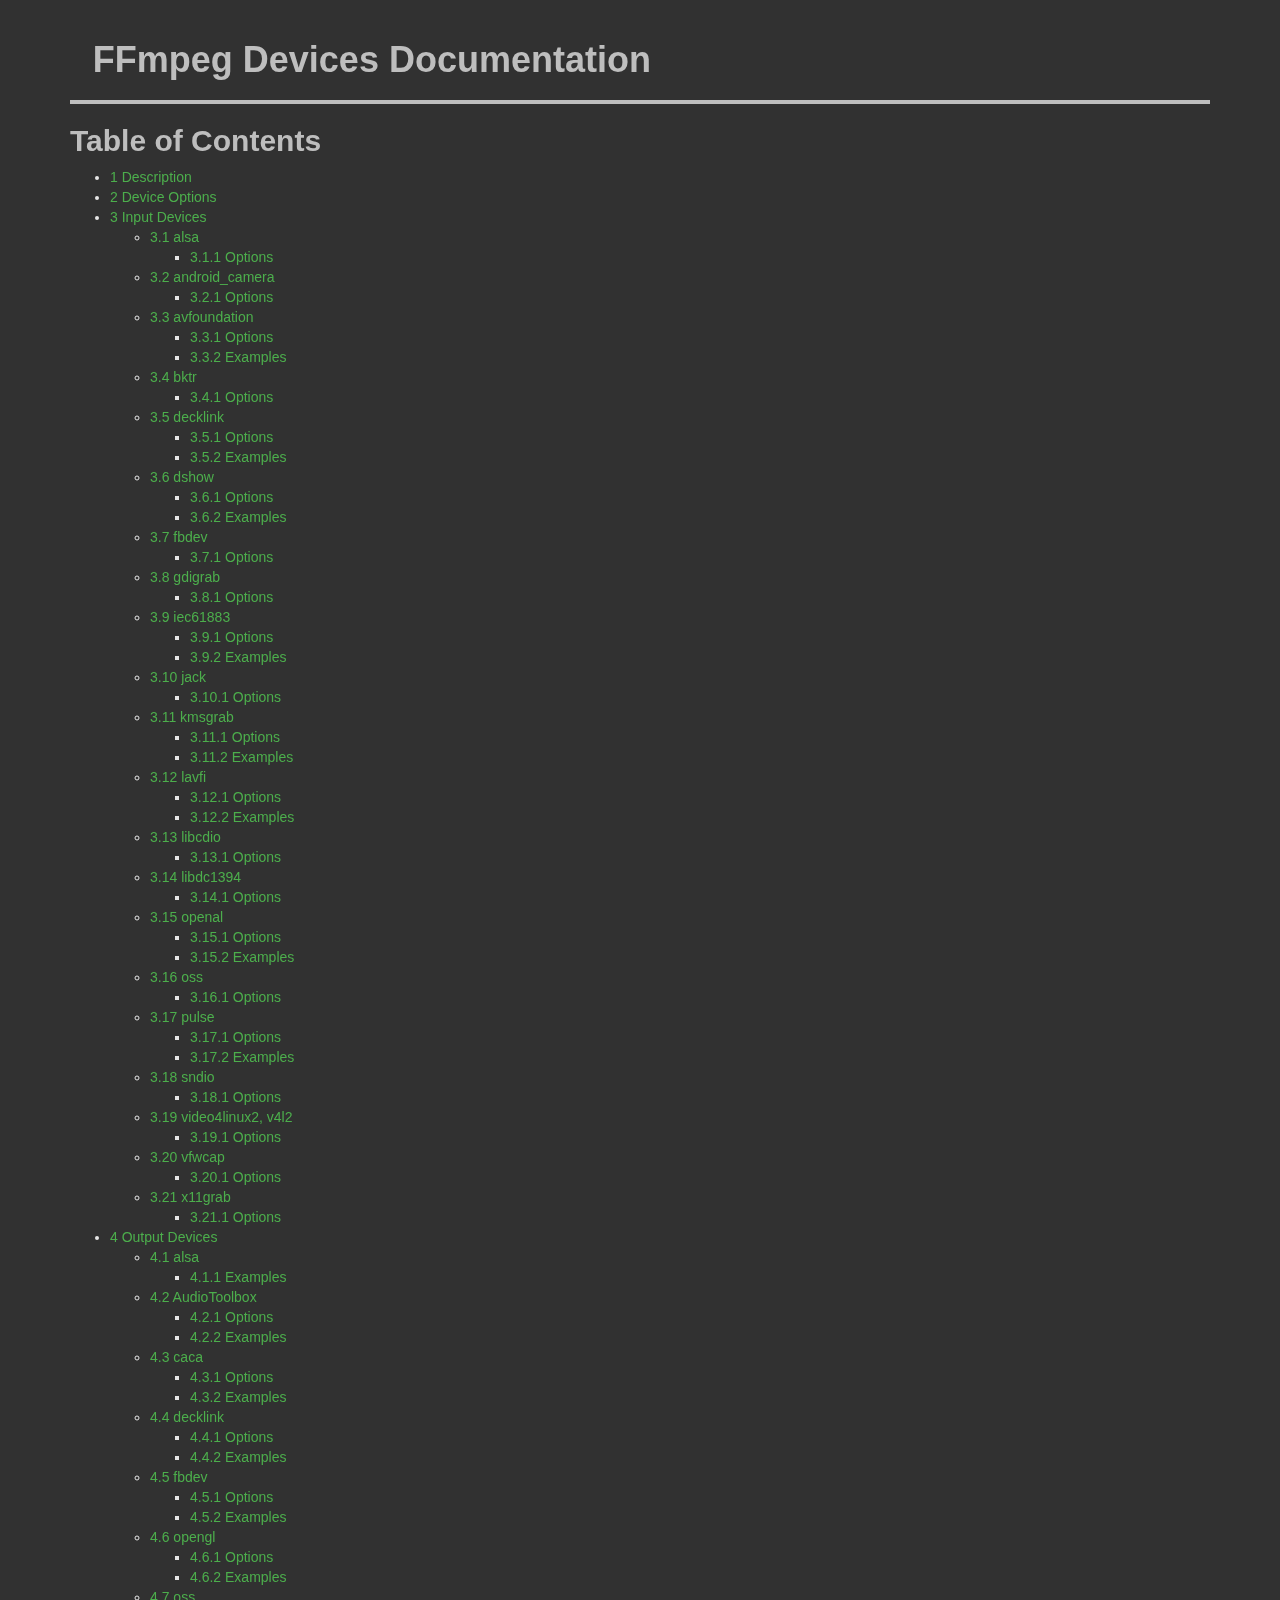
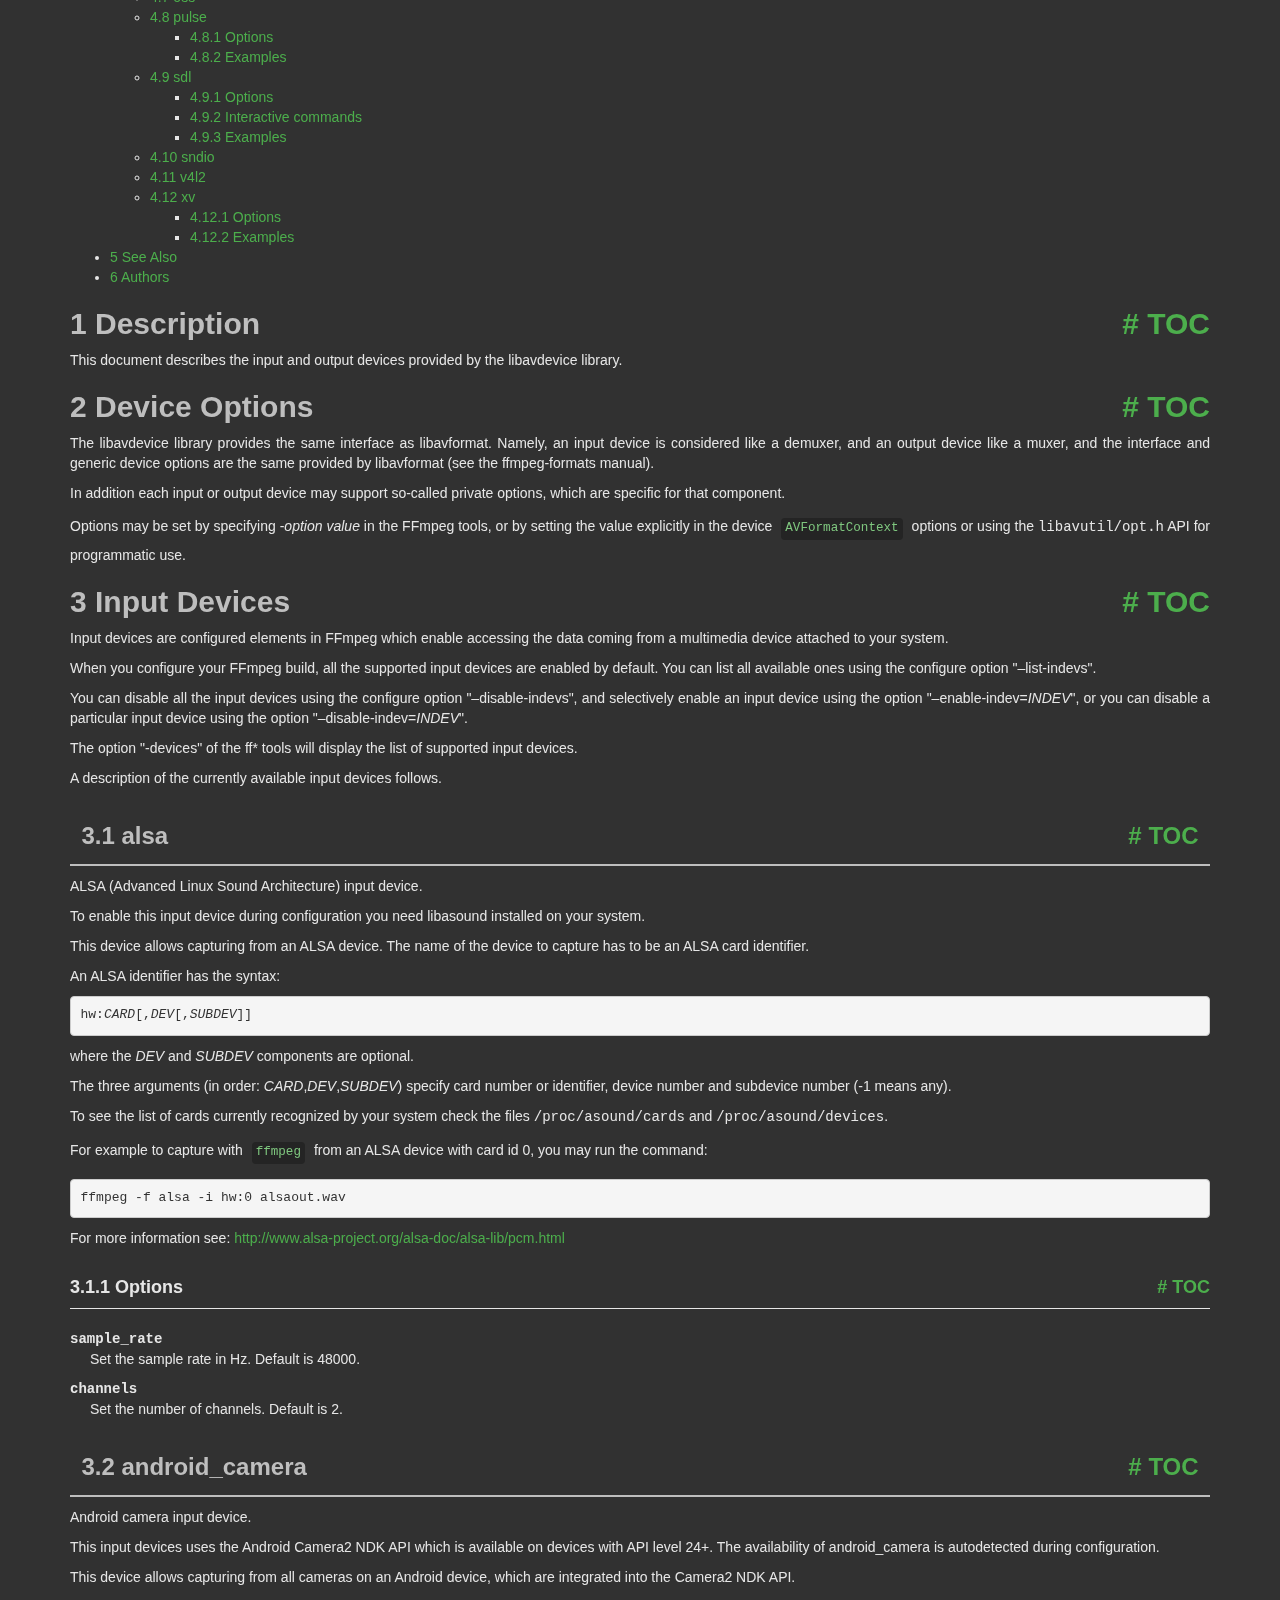
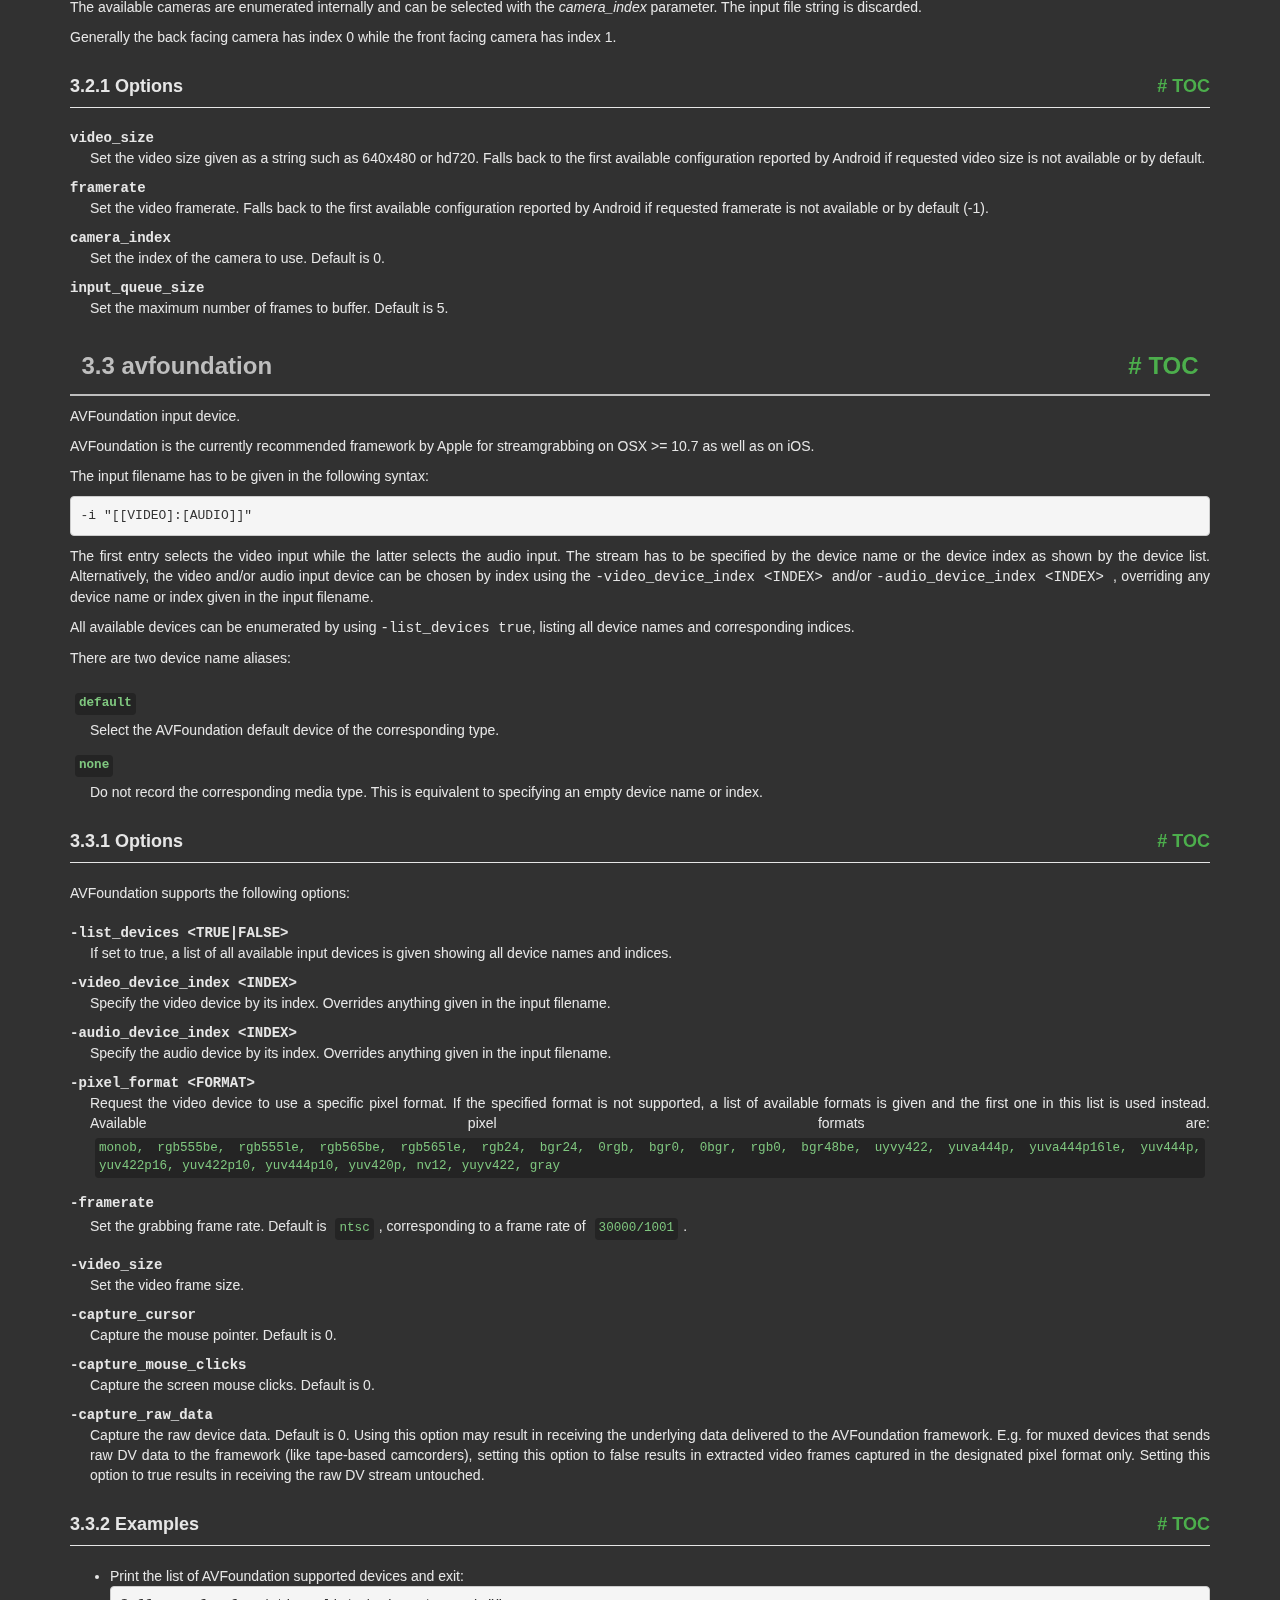
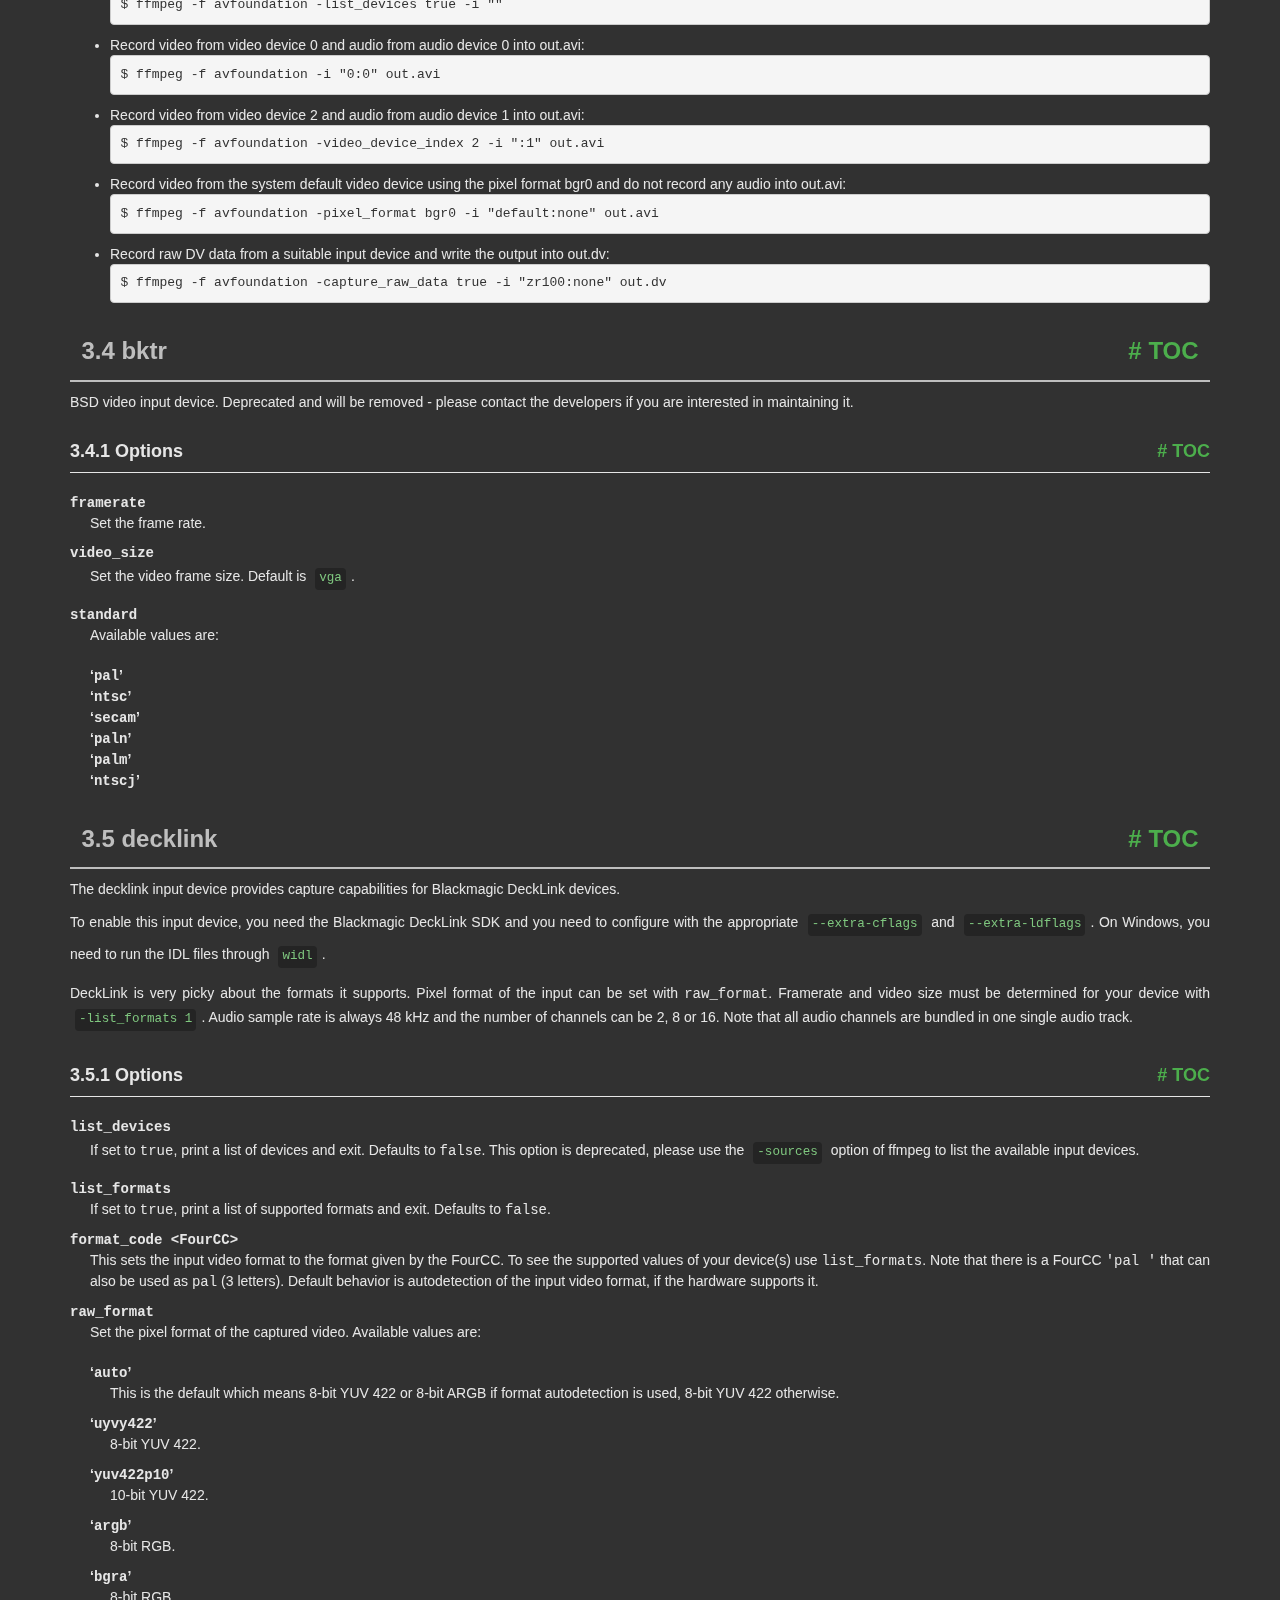
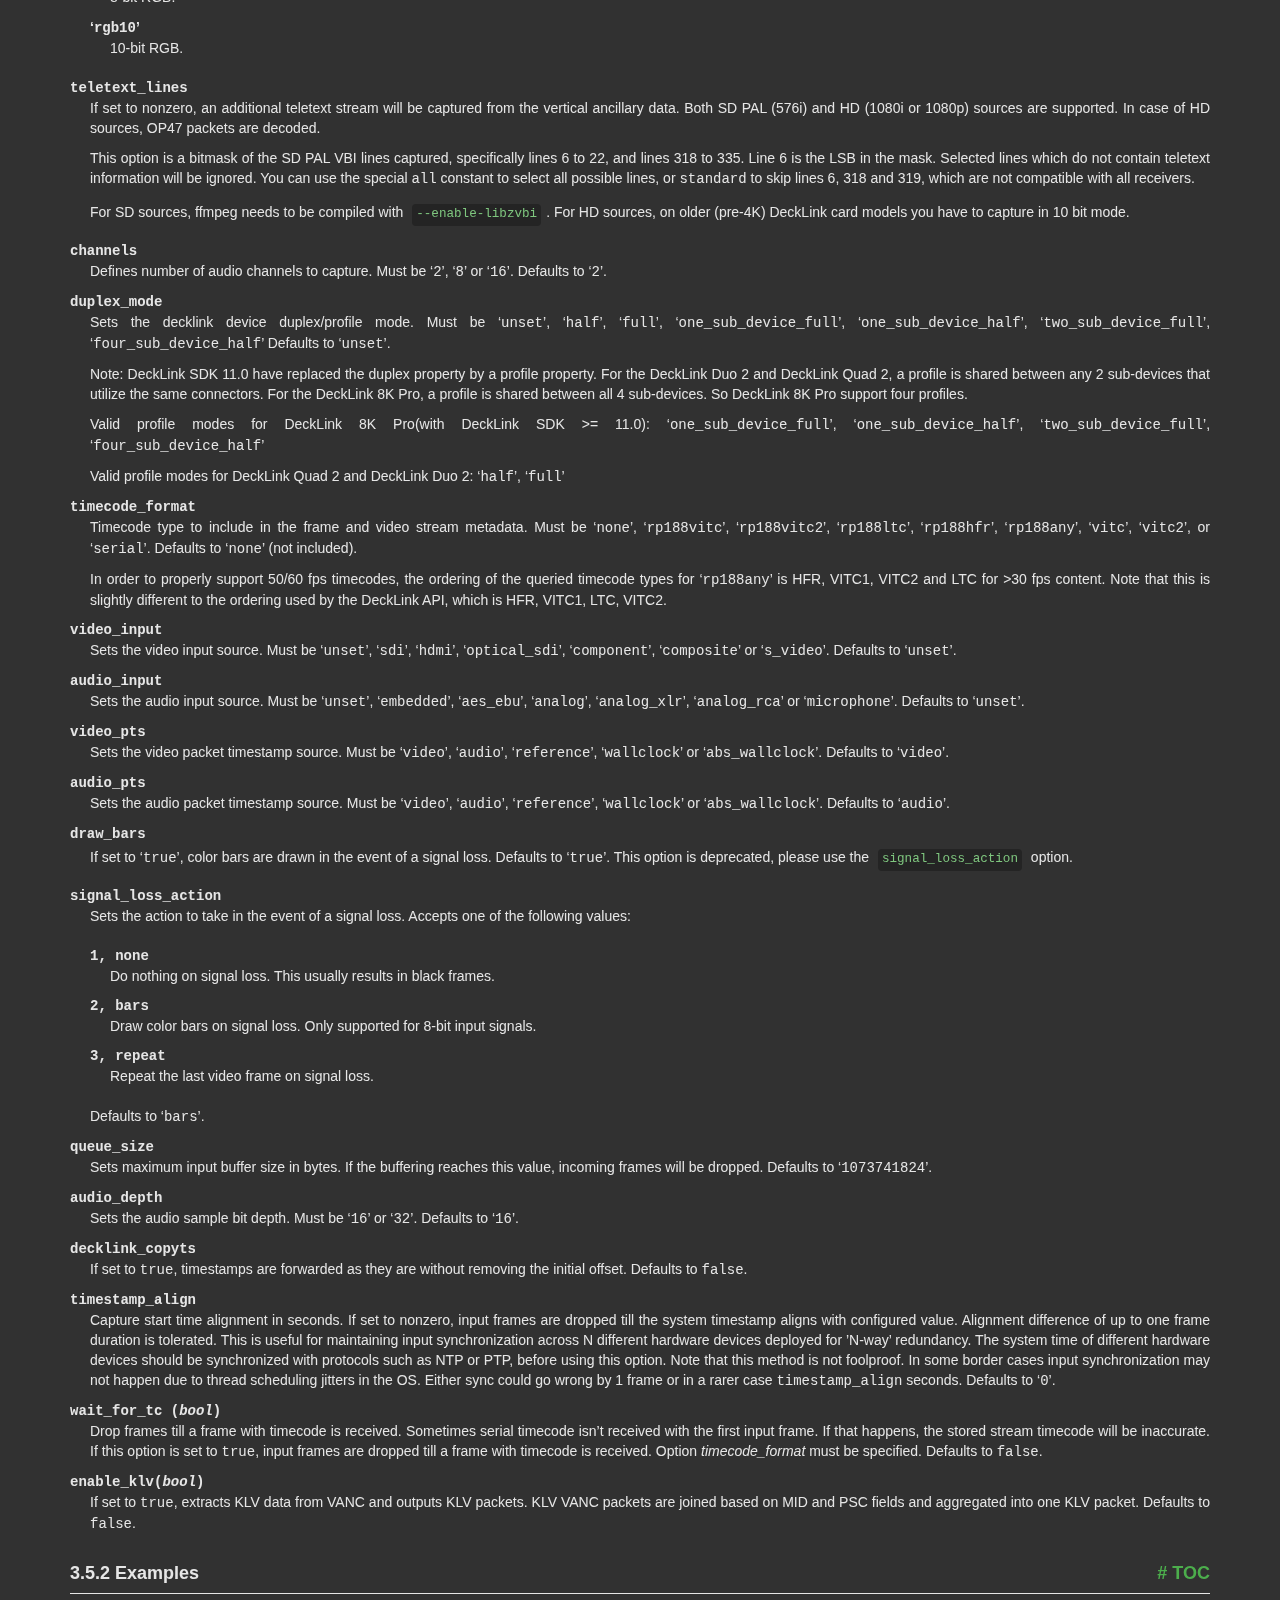
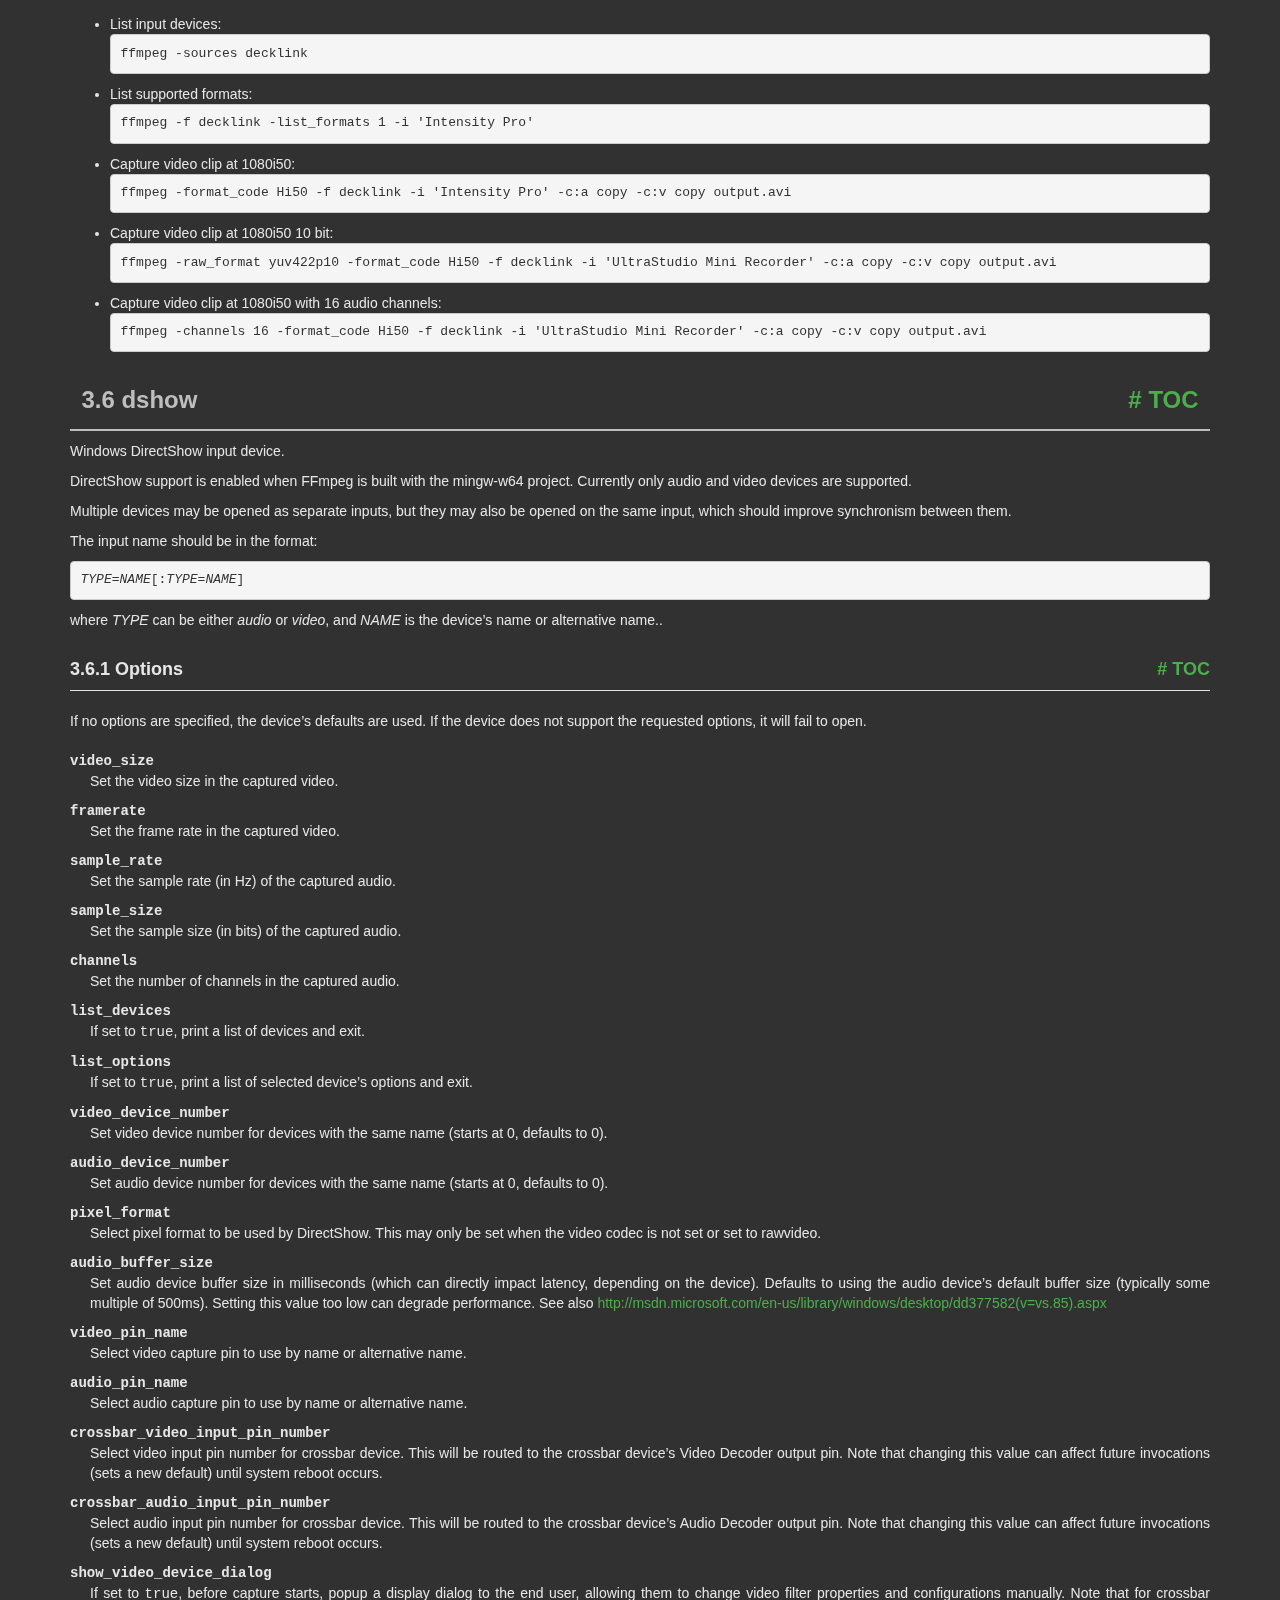
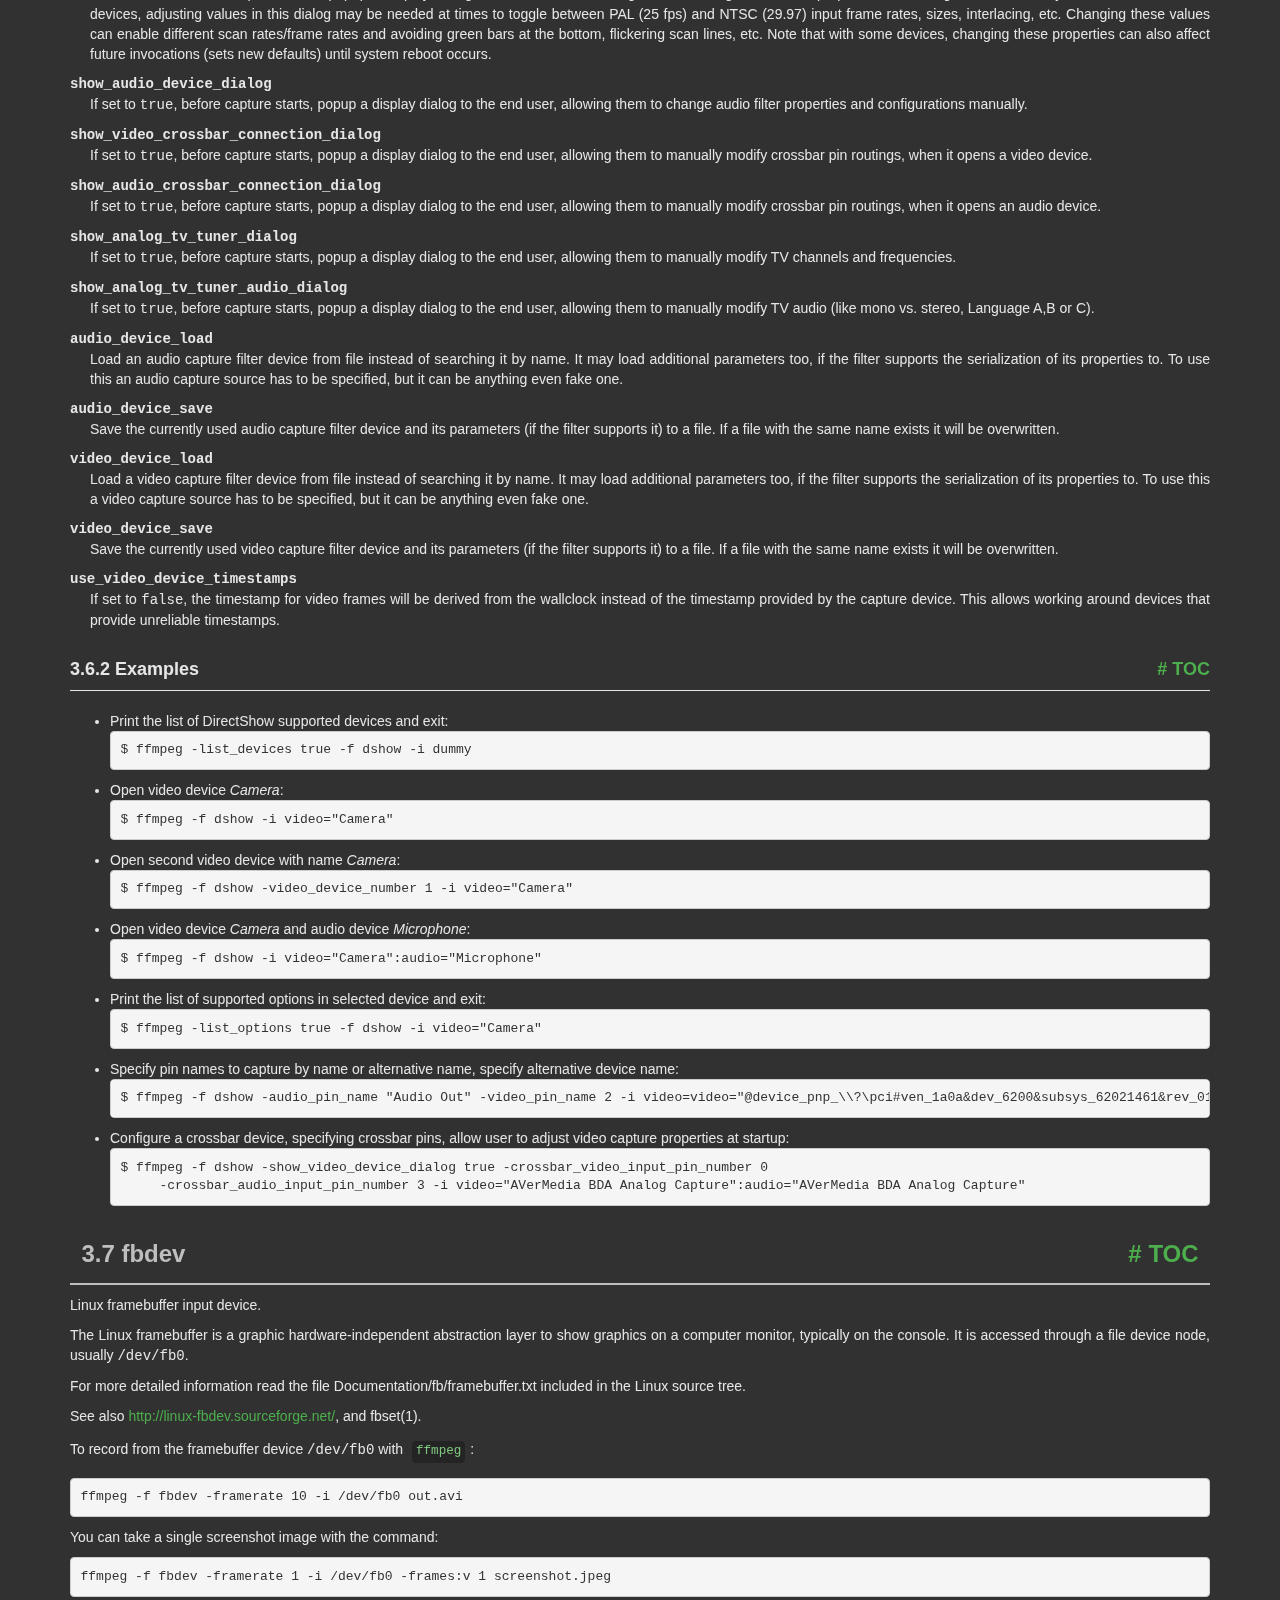
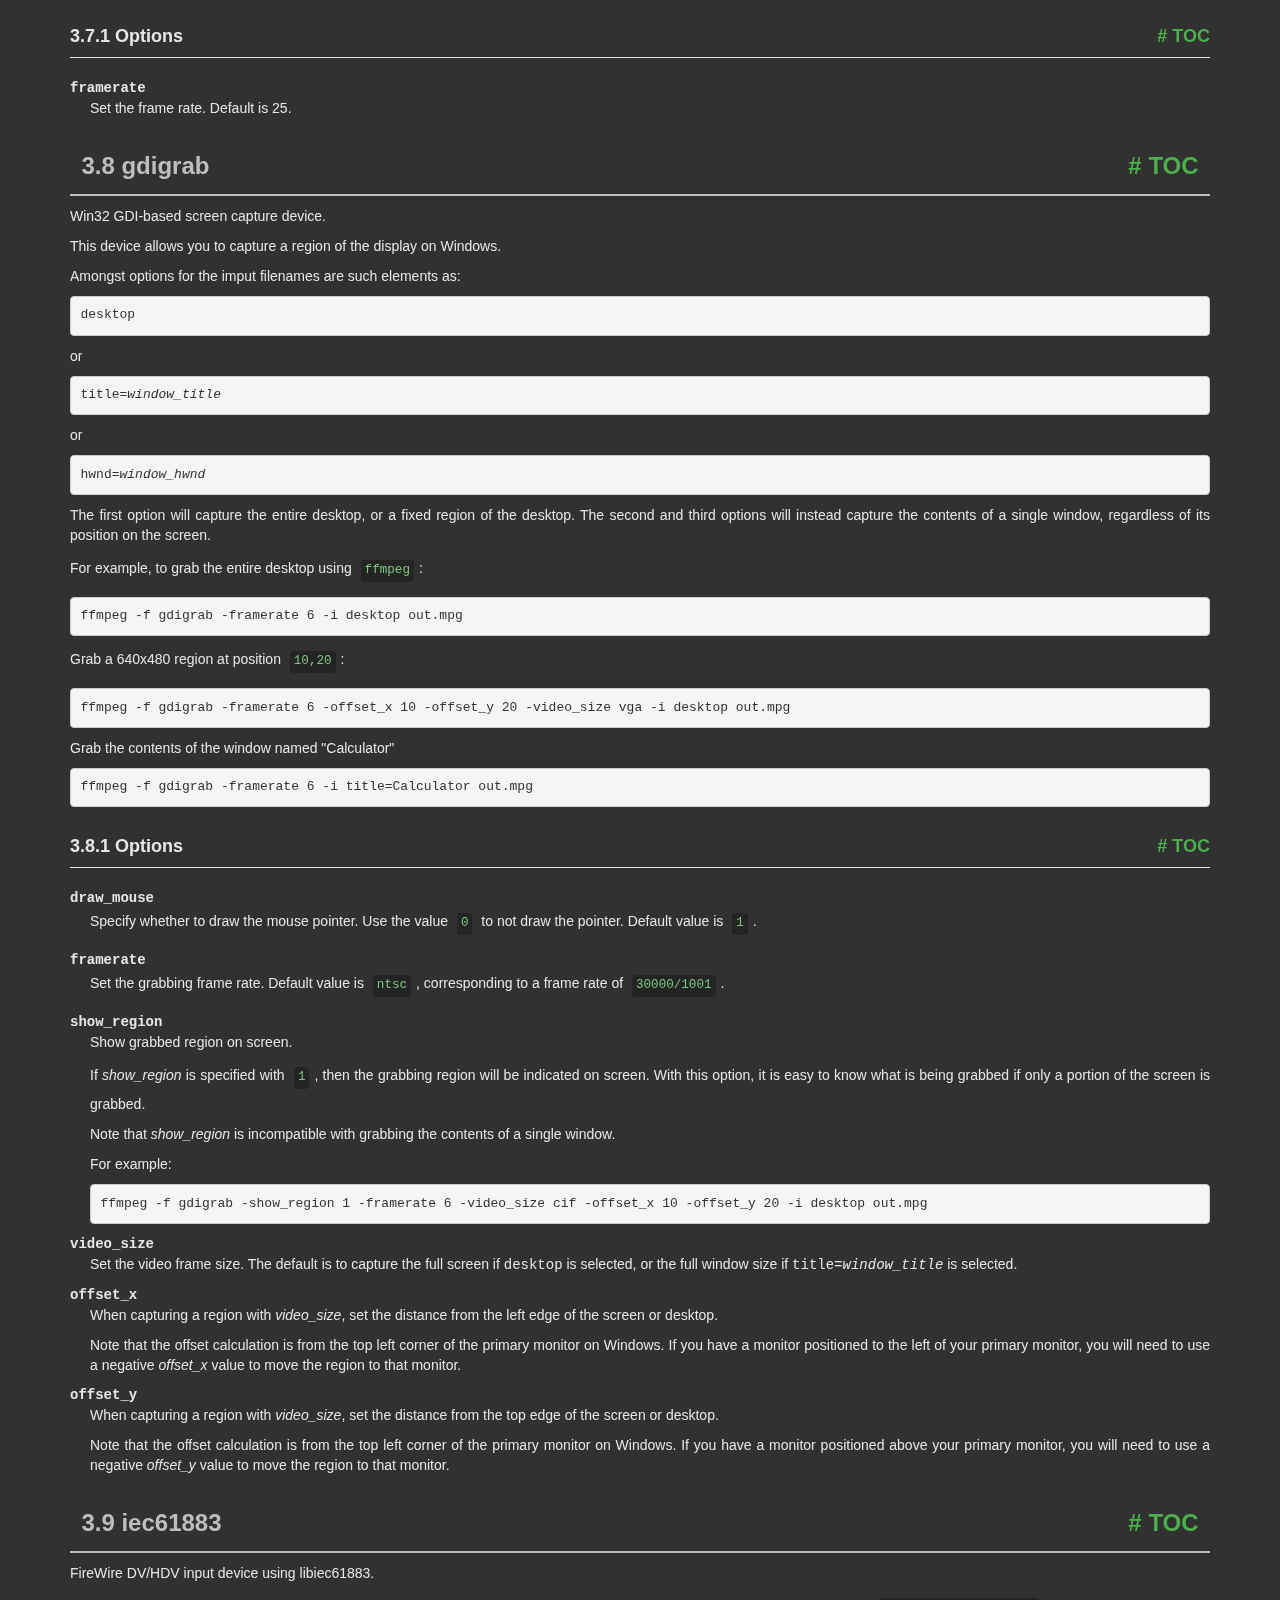
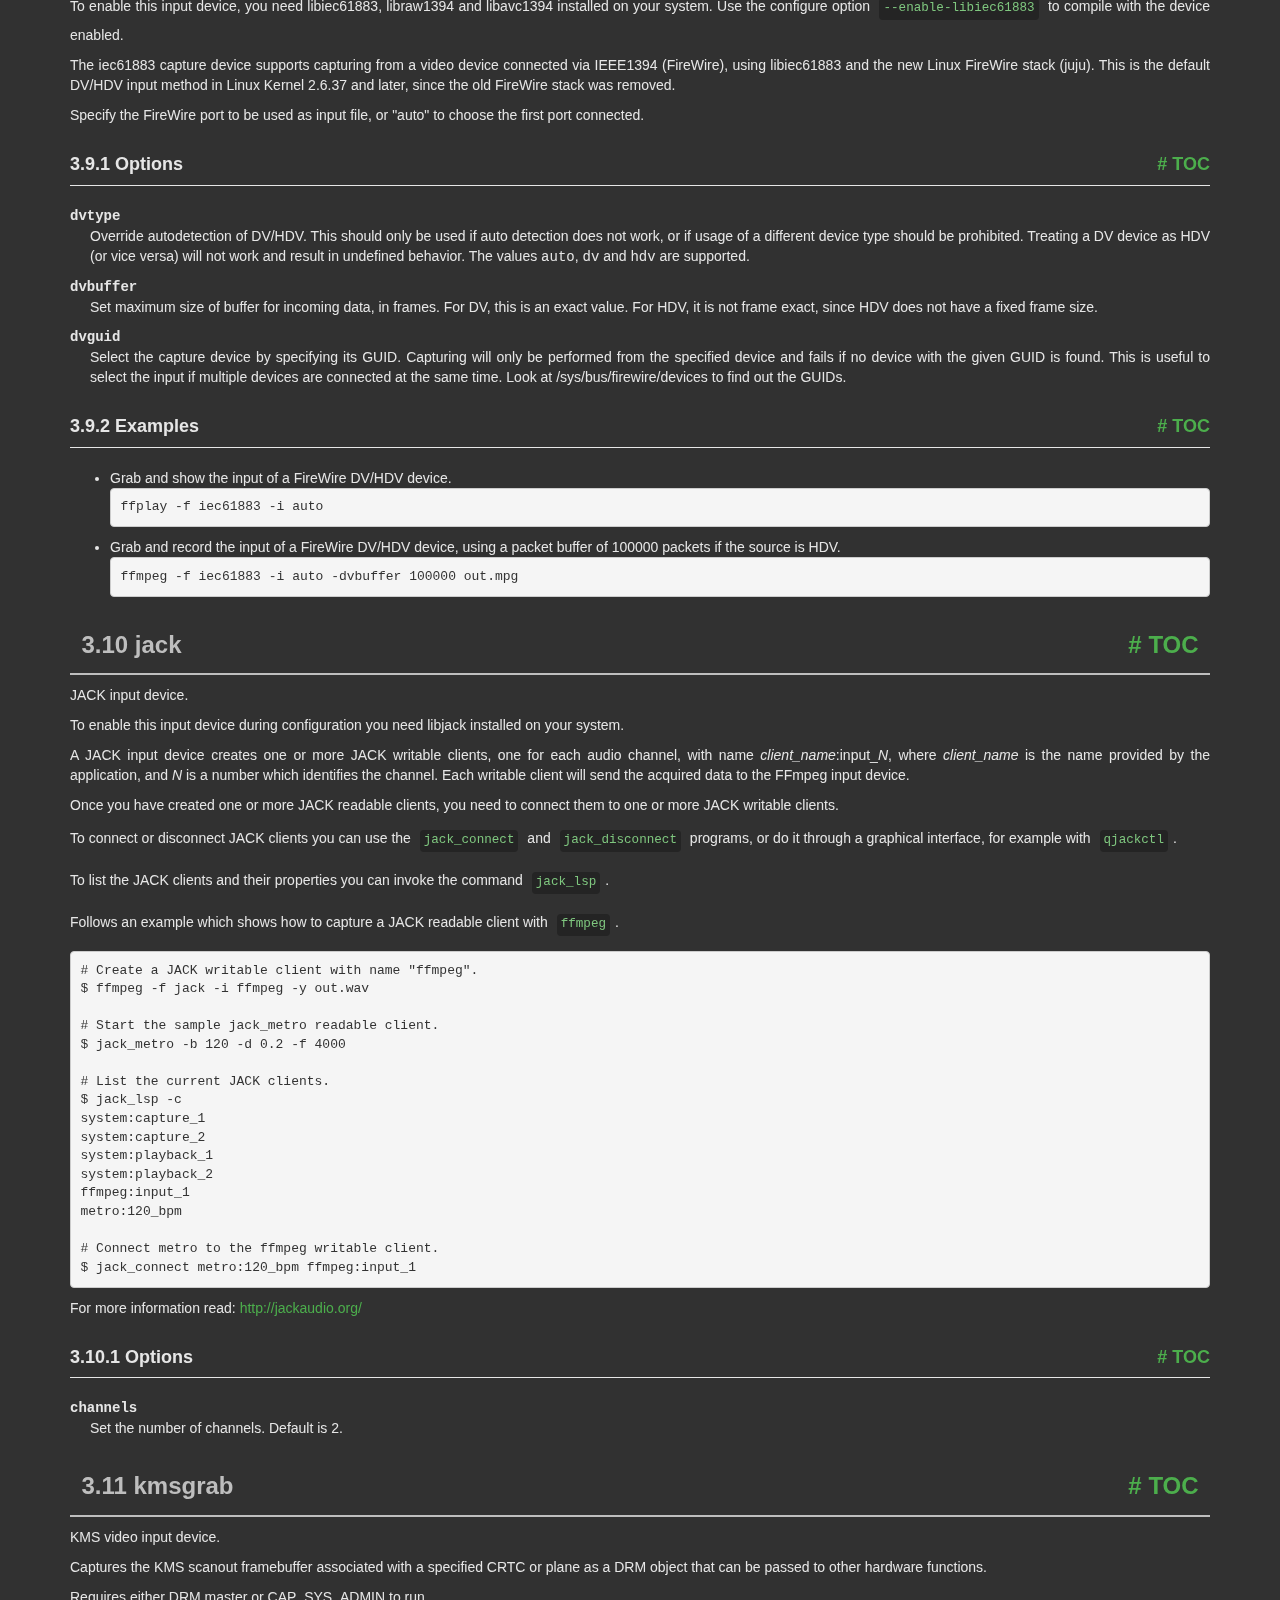
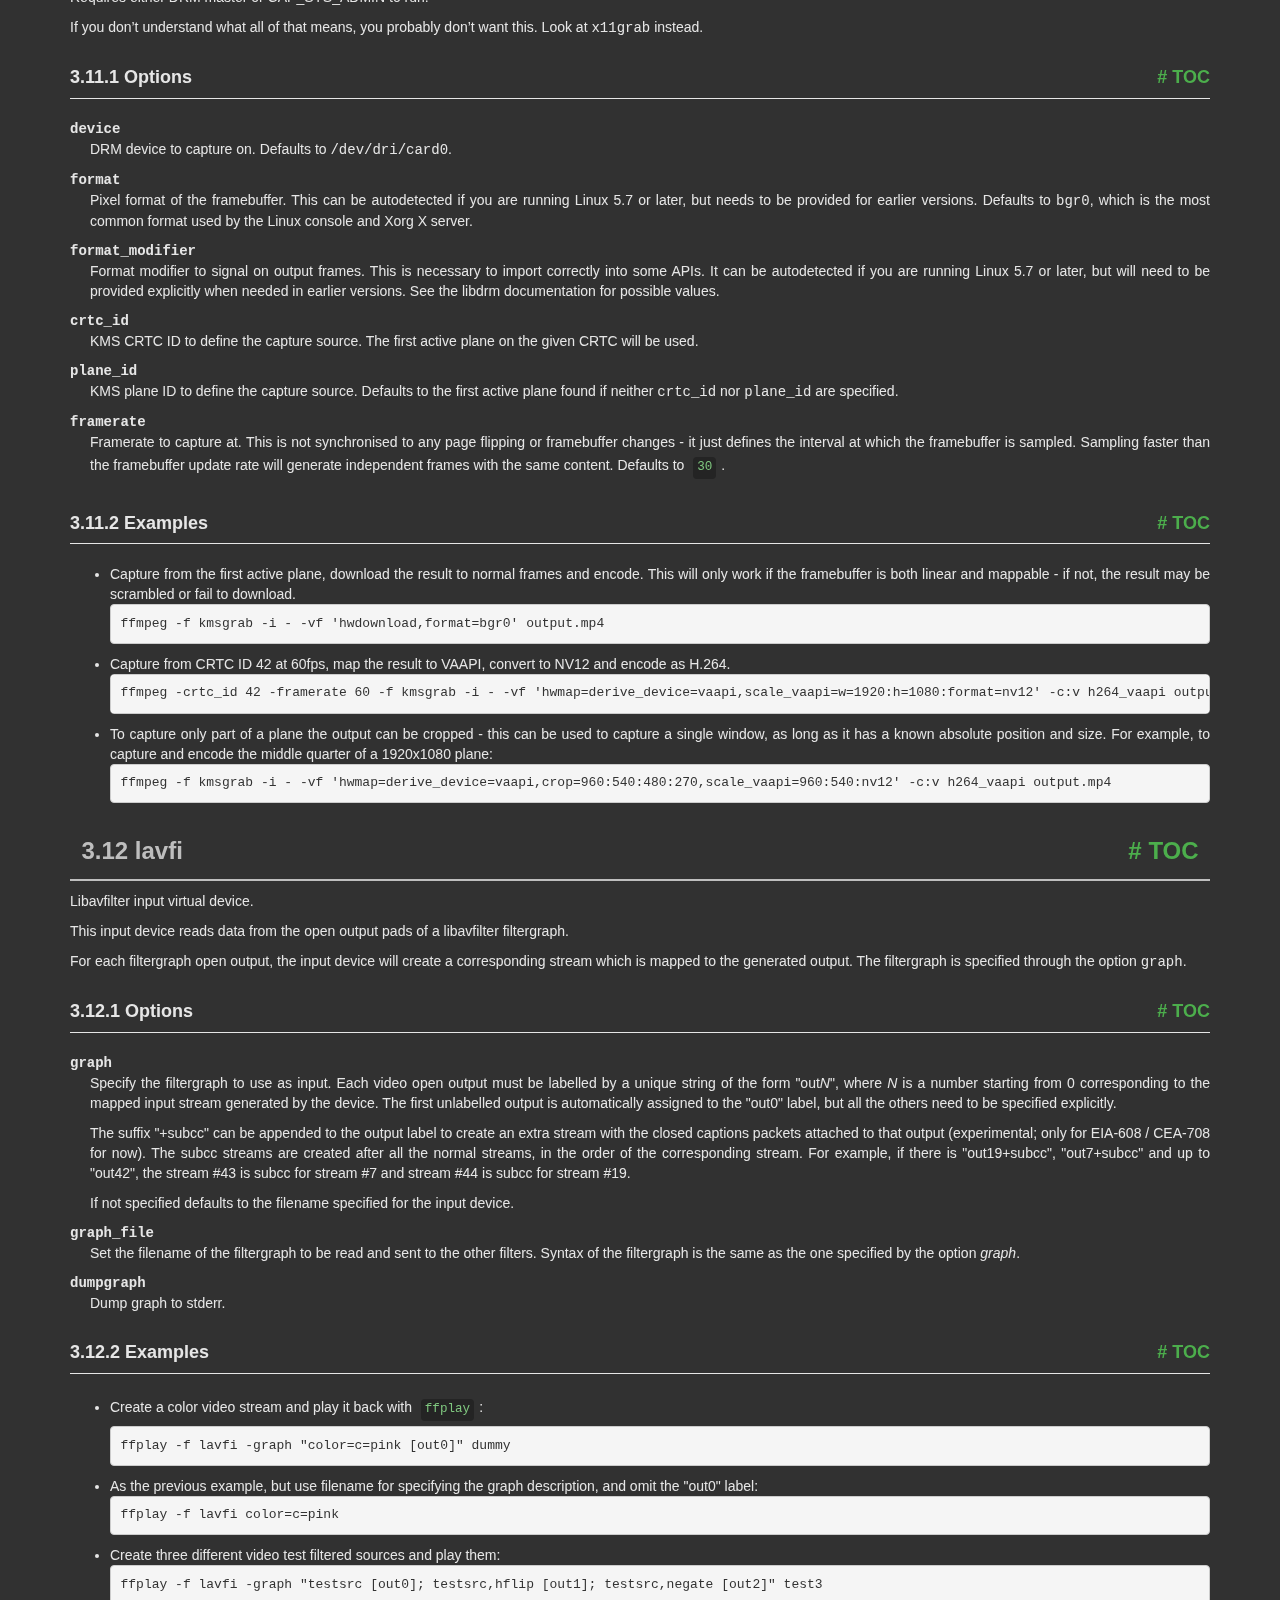
<file: ffmpeg/doc/ffmpeg-devices.html>
<!DOCTYPE html PUBLIC "-//W3C//DTD HTML 4.01 Transitional//EN" "http://www.w3.org/TR/html4/loose.dtd">
<html>
<!-- Created by , GNU Texinfo 7.1.1 -->
  <head>
    <meta charset="utf-8">
    <title>
      FFmpeg Devices Documentation
    </title>
    <meta name="viewport" content="width=device-width,initial-scale=1.0">
    <link rel="stylesheet" type="text/css" href="bootstrap.min.css">
    <link rel="stylesheet" type="text/css" href="style.min.css">
  </head>
  <body>
    <div class="container">
      <h1>
      FFmpeg Devices Documentation
      </h1>


<a name="SEC_Top"></a>

<div class="element-contents" id="SEC_Contents">
<h2 class="contents-heading">Table of Contents</h2>

<div class="contents">

<ul class="toc-numbered-mark">
  <li><a id="toc-Description" href="#Description">1 Description</a></li>
  <li><a id="toc-Device-Options" href="#Device-Options">2 Device Options</a></li>
  <li><a id="toc-Input-Devices" href="#Input-Devices">3 Input Devices</a>
  <ul class="toc-numbered-mark">
    <li><a id="toc-alsa" href="#alsa">3.1 alsa</a>
    <ul class="toc-numbered-mark">
      <li><a id="toc-Options" href="#Options">3.1.1 Options</a></li>
    </ul></li>
    <li><a id="toc-android_005fcamera" href="#android_005fcamera">3.2 android_camera</a>
    <ul class="toc-numbered-mark">
      <li><a id="toc-Options-1" href="#Options-1">3.2.1 Options</a></li>
    </ul></li>
    <li><a id="toc-avfoundation" href="#avfoundation">3.3 avfoundation</a>
    <ul class="toc-numbered-mark">
      <li><a id="toc-Options-2" href="#Options-2">3.3.1 Options</a></li>
      <li><a id="toc-Examples" href="#Examples">3.3.2 Examples</a></li>
    </ul></li>
    <li><a id="toc-bktr" href="#bktr">3.4 bktr</a>
    <ul class="toc-numbered-mark">
      <li><a id="toc-Options-3" href="#Options-3">3.4.1 Options</a></li>
    </ul></li>
    <li><a id="toc-decklink" href="#decklink">3.5 decklink</a>
    <ul class="toc-numbered-mark">
      <li><a id="toc-Options-4" href="#Options-4">3.5.1 Options</a></li>
      <li><a id="toc-Examples-1" href="#Examples-1">3.5.2 Examples</a></li>
    </ul></li>
    <li><a id="toc-dshow" href="#dshow">3.6 dshow</a>
    <ul class="toc-numbered-mark">
      <li><a id="toc-Options-5" href="#Options-5">3.6.1 Options</a></li>
      <li><a id="toc-Examples-2" href="#Examples-2">3.6.2 Examples</a></li>
    </ul></li>
    <li><a id="toc-fbdev" href="#fbdev">3.7 fbdev</a>
    <ul class="toc-numbered-mark">
      <li><a id="toc-Options-6" href="#Options-6">3.7.1 Options</a></li>
    </ul></li>
    <li><a id="toc-gdigrab" href="#gdigrab">3.8 gdigrab</a>
    <ul class="toc-numbered-mark">
      <li><a id="toc-Options-7" href="#Options-7">3.8.1 Options</a></li>
    </ul></li>
    <li><a id="toc-iec61883" href="#iec61883">3.9 iec61883</a>
    <ul class="toc-numbered-mark">
      <li><a id="toc-Options-8" href="#Options-8">3.9.1 Options</a></li>
      <li><a id="toc-Examples-3" href="#Examples-3">3.9.2 Examples</a></li>
    </ul></li>
    <li><a id="toc-jack" href="#jack">3.10 jack</a>
    <ul class="toc-numbered-mark">
      <li><a id="toc-Options-9" href="#Options-9">3.10.1 Options</a></li>
    </ul></li>
    <li><a id="toc-kmsgrab" href="#kmsgrab">3.11 kmsgrab</a>
    <ul class="toc-numbered-mark">
      <li><a id="toc-Options-10" href="#Options-10">3.11.1 Options</a></li>
      <li><a id="toc-Examples-4" href="#Examples-4">3.11.2 Examples</a></li>
    </ul></li>
    <li><a id="toc-lavfi" href="#lavfi">3.12 lavfi</a>
    <ul class="toc-numbered-mark">
      <li><a id="toc-Options-11" href="#Options-11">3.12.1 Options</a></li>
      <li><a id="toc-Examples-5" href="#Examples-5">3.12.2 Examples</a></li>
    </ul></li>
    <li><a id="toc-libcdio" href="#libcdio">3.13 libcdio</a>
    <ul class="toc-numbered-mark">
      <li><a id="toc-Options-12" href="#Options-12">3.13.1 Options</a></li>
    </ul></li>
    <li><a id="toc-libdc1394" href="#libdc1394">3.14 libdc1394</a>
    <ul class="toc-numbered-mark">
      <li><a id="toc-Options-13" href="#Options-13">3.14.1 Options</a></li>
    </ul></li>
    <li><a id="toc-openal" href="#openal">3.15 openal</a>
    <ul class="toc-numbered-mark">
      <li><a id="toc-Options-14" href="#Options-14">3.15.1 Options</a></li>
      <li><a id="toc-Examples-6" href="#Examples-6">3.15.2 Examples</a></li>
    </ul></li>
    <li><a id="toc-oss" href="#oss">3.16 oss</a>
    <ul class="toc-numbered-mark">
      <li><a id="toc-Options-15" href="#Options-15">3.16.1 Options</a></li>
    </ul></li>
    <li><a id="toc-pulse" href="#pulse">3.17 pulse</a>
    <ul class="toc-numbered-mark">
      <li><a id="toc-Options-16" href="#Options-16">3.17.1 Options</a></li>
      <li><a id="toc-Examples-7" href="#Examples-7">3.17.2 Examples</a></li>
    </ul></li>
    <li><a id="toc-sndio" href="#sndio">3.18 sndio</a>
    <ul class="toc-numbered-mark">
      <li><a id="toc-Options-17" href="#Options-17">3.18.1 Options</a></li>
    </ul></li>
    <li><a id="toc-video4linux2_002c-v4l2" href="#video4linux2_002c-v4l2">3.19 video4linux2, v4l2</a>
    <ul class="toc-numbered-mark">
      <li><a id="toc-Options-18" href="#Options-18">3.19.1 Options</a></li>
    </ul></li>
    <li><a id="toc-vfwcap" href="#vfwcap">3.20 vfwcap</a>
    <ul class="toc-numbered-mark">
      <li><a id="toc-Options-19" href="#Options-19">3.20.1 Options</a></li>
    </ul></li>
    <li><a id="toc-x11grab" href="#x11grab">3.21 x11grab</a>
    <ul class="toc-numbered-mark">
      <li><a id="toc-Options-20" href="#Options-20">3.21.1 Options</a></li>
    </ul></li>
  </ul></li>
  <li><a id="toc-Output-Devices" href="#Output-Devices">4 Output Devices</a>
  <ul class="toc-numbered-mark">
    <li><a id="toc-alsa-1" href="#alsa-1">4.1 alsa</a>
    <ul class="toc-numbered-mark">
      <li><a id="toc-Examples-8" href="#Examples-8">4.1.1 Examples</a></li>
    </ul></li>
    <li><a id="toc-AudioToolbox" href="#AudioToolbox">4.2 AudioToolbox</a>
    <ul class="toc-numbered-mark">
      <li><a id="toc-Options-21" href="#Options-21">4.2.1 Options</a></li>
      <li><a id="toc-Examples-9" href="#Examples-9">4.2.2 Examples</a></li>
    </ul></li>
    <li><a id="toc-caca" href="#caca">4.3 caca</a>
    <ul class="toc-numbered-mark">
      <li><a id="toc-Options-22" href="#Options-22">4.3.1 Options</a></li>
      <li><a id="toc-Examples-10" href="#Examples-10">4.3.2 Examples</a></li>
    </ul></li>
    <li><a id="toc-decklink-1" href="#decklink-1">4.4 decklink</a>
    <ul class="toc-numbered-mark">
      <li><a id="toc-Options-23" href="#Options-23">4.4.1 Options</a></li>
      <li><a id="toc-Examples-11" href="#Examples-11">4.4.2 Examples</a></li>
    </ul></li>
    <li><a id="toc-fbdev-1" href="#fbdev-1">4.5 fbdev</a>
    <ul class="toc-numbered-mark">
      <li><a id="toc-Options-24" href="#Options-24">4.5.1 Options</a></li>
      <li><a id="toc-Examples-12" href="#Examples-12">4.5.2 Examples</a></li>
    </ul></li>
    <li><a id="toc-opengl" href="#opengl">4.6 opengl</a>
    <ul class="toc-numbered-mark">
      <li><a id="toc-Options-25" href="#Options-25">4.6.1 Options</a></li>
      <li><a id="toc-Examples-13" href="#Examples-13">4.6.2 Examples</a></li>
    </ul></li>
    <li><a id="toc-oss-1" href="#oss-1">4.7 oss</a></li>
    <li><a id="toc-pulse-1" href="#pulse-1">4.8 pulse</a>
    <ul class="toc-numbered-mark">
      <li><a id="toc-Options-26" href="#Options-26">4.8.1 Options</a></li>
      <li><a id="toc-Examples-14" href="#Examples-14">4.8.2 Examples</a></li>
    </ul></li>
    <li><a id="toc-sdl" href="#sdl">4.9 sdl</a>
    <ul class="toc-numbered-mark">
      <li><a id="toc-Options-27" href="#Options-27">4.9.1 Options</a></li>
      <li><a id="toc-Interactive-commands" href="#Interactive-commands">4.9.2 Interactive commands</a></li>
      <li><a id="toc-Examples-15" href="#Examples-15">4.9.3 Examples</a></li>
    </ul></li>
    <li><a id="toc-sndio-1" href="#sndio-1">4.10 sndio</a></li>
    <li><a id="toc-v4l2" href="#v4l2">4.11 v4l2</a></li>
    <li><a id="toc-xv" href="#xv">4.12 xv</a>
    <ul class="toc-numbered-mark">
      <li><a id="toc-Options-28" href="#Options-28">4.12.1 Options</a></li>
      <li><a id="toc-Examples-16" href="#Examples-16">4.12.2 Examples</a></li>
    </ul></li>
  </ul></li>
  <li><a id="toc-See-Also" href="#See-Also">5 See Also</a></li>
  <li><a id="toc-Authors" href="#Authors">6 Authors</a></li>
</ul>
</div>
</div>

<a name="Description"></a>
<h2 class="chapter">1 Description<span class="pull-right"><a class="anchor hidden-xs" href="#Description" aria-hidden="true">#</a> <a class="anchor hidden-xs"href="#toc-Description" aria-hidden="true">TOC</a></span></h2>

<p>This document describes the input and output devices provided by the
libavdevice library.
</p>

<a name="Device-Options"></a>
<h2 class="chapter">2 Device Options<span class="pull-right"><a class="anchor hidden-xs" href="#Device-Options" aria-hidden="true">#</a> <a class="anchor hidden-xs"href="#toc-Device-Options" aria-hidden="true">TOC</a></span></h2>

<p>The libavdevice library provides the same interface as
libavformat. Namely, an input device is considered like a demuxer, and
an output device like a muxer, and the interface and generic device
options are the same provided by libavformat (see the ffmpeg-formats
manual).
</p>
<p>In addition each input or output device may support so-called private
options, which are specific for that component.
</p>
<p>Options may be set by specifying -<var class="var">option</var> <var class="var">value</var> in the
FFmpeg tools, or by setting the value explicitly in the device
<code class="code">AVFormatContext</code> options or using the <samp class="file">libavutil/opt.h</samp> API
for programmatic use.
</p>

<a name="Input-Devices"></a>
<h2 class="chapter">3 Input Devices<span class="pull-right"><a class="anchor hidden-xs" href="#Input-Devices" aria-hidden="true">#</a> <a class="anchor hidden-xs"href="#toc-Input-Devices" aria-hidden="true">TOC</a></span></h2>

<p>Input devices are configured elements in FFmpeg which enable accessing
the data coming from a multimedia device attached to your system.
</p>
<p>When you configure your FFmpeg build, all the supported input devices
are enabled by default. You can list all available ones using the
configure option &quot;&ndash;list-indevs&quot;.
</p>
<p>You can disable all the input devices using the configure option
&quot;&ndash;disable-indevs&quot;, and selectively enable an input device using the
option &quot;&ndash;enable-indev=<var class="var">INDEV</var>&quot;, or you can disable a particular
input device using the option &quot;&ndash;disable-indev=<var class="var">INDEV</var>&quot;.
</p>
<p>The option &quot;-devices&quot; of the ff* tools will display the list of
supported input devices.
</p>
<p>A description of the currently available input devices follows.
</p>
<a name="alsa"></a>
<h3 class="section">3.1 alsa<span class="pull-right"><a class="anchor hidden-xs" href="#alsa" aria-hidden="true">#</a> <a class="anchor hidden-xs"href="#toc-alsa" aria-hidden="true">TOC</a></span></h3>

<p>ALSA (Advanced Linux Sound Architecture) input device.
</p>
<p>To enable this input device during configuration you need libasound
installed on your system.
</p>
<p>This device allows capturing from an ALSA device. The name of the
device to capture has to be an ALSA card identifier.
</p>
<p>An ALSA identifier has the syntax:
</p><div class="example">
<pre class="example-preformatted">hw:<var class="var">CARD</var>[,<var class="var">DEV</var>[,<var class="var">SUBDEV</var>]]
</pre></div>

<p>where the <var class="var">DEV</var> and <var class="var">SUBDEV</var> components are optional.
</p>
<p>The three arguments (in order: <var class="var">CARD</var>,<var class="var">DEV</var>,<var class="var">SUBDEV</var>)
specify card number or identifier, device number and subdevice number
(-1 means any).
</p>
<p>To see the list of cards currently recognized by your system check the
files <samp class="file">/proc/asound/cards</samp> and <samp class="file">/proc/asound/devices</samp>.
</p>
<p>For example to capture with <code class="command">ffmpeg</code> from an ALSA device with
card id 0, you may run the command:
</p><div class="example">
<pre class="example-preformatted">ffmpeg -f alsa -i hw:0 alsaout.wav
</pre></div>

<p>For more information see:
<a class="url" href="http://www.alsa-project.org/alsa-doc/alsa-lib/pcm.html">http://www.alsa-project.org/alsa-doc/alsa-lib/pcm.html</a>
</p>
<a name="Options"></a>
<h4 class="subsection">3.1.1 Options<span class="pull-right"><a class="anchor hidden-xs" href="#Options" aria-hidden="true">#</a> <a class="anchor hidden-xs"href="#toc-Options" aria-hidden="true">TOC</a></span></h4>

<dl class="table">
<dt><samp class="option">sample_rate</samp></dt>
<dd><p>Set the sample rate in Hz. Default is 48000.
</p>
</dd>
<dt><samp class="option">channels</samp></dt>
<dd><p>Set the number of channels. Default is 2.
</p>
</dd>
</dl>

<a name="android_005fcamera"></a>
<h3 class="section">3.2 android_camera<span class="pull-right"><a class="anchor hidden-xs" href="#android_005fcamera" aria-hidden="true">#</a> <a class="anchor hidden-xs"href="#toc-android_005fcamera" aria-hidden="true">TOC</a></span></h3>

<p>Android camera input device.
</p>
<p>This input devices uses the Android Camera2 NDK API which is
available on devices with API level 24+. The availability of
android_camera is autodetected during configuration.
</p>
<p>This device allows capturing from all cameras on an Android device,
which are integrated into the Camera2 NDK API.
</p>
<p>The available cameras are enumerated internally and can be selected
with the <var class="var">camera_index</var> parameter. The input file string is
discarded.
</p>
<p>Generally the back facing camera has index 0 while the front facing
camera has index 1.
</p>
<a name="Options-1"></a>
<h4 class="subsection">3.2.1 Options<span class="pull-right"><a class="anchor hidden-xs" href="#Options-1" aria-hidden="true">#</a> <a class="anchor hidden-xs"href="#toc-Options-1" aria-hidden="true">TOC</a></span></h4>

<dl class="table">
<dt><samp class="option">video_size</samp></dt>
<dd><p>Set the video size given as a string such as 640x480 or hd720.
Falls back to the first available configuration reported by
Android if requested video size is not available or by default.
</p>
</dd>
<dt><samp class="option">framerate</samp></dt>
<dd><p>Set the video framerate.
Falls back to the first available configuration reported by
Android if requested framerate is not available or by default (-1).
</p>
</dd>
<dt><samp class="option">camera_index</samp></dt>
<dd><p>Set the index of the camera to use. Default is 0.
</p>
</dd>
<dt><samp class="option">input_queue_size</samp></dt>
<dd><p>Set the maximum number of frames to buffer. Default is 5.
</p>
</dd>
</dl>

<a name="avfoundation"></a>
<h3 class="section">3.3 avfoundation<span class="pull-right"><a class="anchor hidden-xs" href="#avfoundation" aria-hidden="true">#</a> <a class="anchor hidden-xs"href="#toc-avfoundation" aria-hidden="true">TOC</a></span></h3>

<p>AVFoundation input device.
</p>
<p>AVFoundation is the currently recommended framework by Apple for streamgrabbing on OSX &gt;= 10.7 as well as on iOS.
</p>
<p>The input filename has to be given in the following syntax:
</p><div class="example">
<pre class="example-preformatted">-i &quot;[[VIDEO]:[AUDIO]]&quot;
</pre></div>
<p>The first entry selects the video input while the latter selects the audio input.
The stream has to be specified by the device name or the device index as shown by the device list.
Alternatively, the video and/or audio input device can be chosen by index using the
<samp class="option">
    -video_device_index &lt;INDEX&gt;
</samp>
and/or
<samp class="option">
    -audio_device_index &lt;INDEX&gt;
</samp>
, overriding any
device name or index given in the input filename.
</p>
<p>All available devices can be enumerated by using <samp class="option">-list_devices true</samp>, listing
all device names and corresponding indices.
</p>
<p>There are two device name aliases:
</p><dl class="table">
<dt><code class="code">default</code></dt>
<dd><p>Select the AVFoundation default device of the corresponding type.
</p>
</dd>
<dt><code class="code">none</code></dt>
<dd><p>Do not record the corresponding media type.
This is equivalent to specifying an empty device name or index.
</p>
</dd>
</dl>

<a name="Options-2"></a>
<h4 class="subsection">3.3.1 Options<span class="pull-right"><a class="anchor hidden-xs" href="#Options-2" aria-hidden="true">#</a> <a class="anchor hidden-xs"href="#toc-Options-2" aria-hidden="true">TOC</a></span></h4>

<p>AVFoundation supports the following options:
</p>
<dl class="table">
<dt><samp class="option">-list_devices &lt;TRUE|FALSE&gt;</samp></dt>
<dd><p>If set to true, a list of all available input devices is given showing all
device names and indices.
</p>
</dd>
<dt><samp class="option">-video_device_index &lt;INDEX&gt;</samp></dt>
<dd><p>Specify the video device by its index. Overrides anything given in the input filename.
</p>
</dd>
<dt><samp class="option">-audio_device_index &lt;INDEX&gt;</samp></dt>
<dd><p>Specify the audio device by its index. Overrides anything given in the input filename.
</p>
</dd>
<dt><samp class="option">-pixel_format &lt;FORMAT&gt;</samp></dt>
<dd><p>Request the video device to use a specific pixel format.
If the specified format is not supported, a list of available formats is given
and the first one in this list is used instead. Available pixel formats are:
<code class="code">monob, rgb555be, rgb555le, rgb565be, rgb565le, rgb24, bgr24, 0rgb, bgr0, 0bgr, rgb0,
 bgr48be, uyvy422, yuva444p, yuva444p16le, yuv444p, yuv422p16, yuv422p10, yuv444p10,
 yuv420p, nv12, yuyv422, gray</code>
</p>
</dd>
<dt><samp class="option">-framerate</samp></dt>
<dd><p>Set the grabbing frame rate. Default is <code class="code">ntsc</code>, corresponding to a
frame rate of <code class="code">30000/1001</code>.
</p>
</dd>
<dt><samp class="option">-video_size</samp></dt>
<dd><p>Set the video frame size.
</p>
</dd>
<dt><samp class="option">-capture_cursor</samp></dt>
<dd><p>Capture the mouse pointer. Default is 0.
</p>
</dd>
<dt><samp class="option">-capture_mouse_clicks</samp></dt>
<dd><p>Capture the screen mouse clicks. Default is 0.
</p>
</dd>
<dt><samp class="option">-capture_raw_data</samp></dt>
<dd><p>Capture the raw device data. Default is 0.
Using this option may result in receiving the underlying data delivered to the AVFoundation framework. E.g. for muxed devices that sends raw DV data to the framework (like tape-based camcorders), setting this option to false results in extracted video frames captured in the designated pixel format only. Setting this option to true results in receiving the raw DV stream untouched.
</p></dd>
</dl>

<a name="Examples"></a>
<h4 class="subsection">3.3.2 Examples<span class="pull-right"><a class="anchor hidden-xs" href="#Examples" aria-hidden="true">#</a> <a class="anchor hidden-xs"href="#toc-Examples" aria-hidden="true">TOC</a></span></h4>

<ul class="itemize mark-bullet">
<li>Print the list of AVFoundation supported devices and exit:
<div class="example">
<pre class="example-preformatted">$ ffmpeg -f avfoundation -list_devices true -i &quot;&quot;
</pre></div>

</li><li>Record video from video device 0 and audio from audio device 0 into out.avi:
<div class="example">
<pre class="example-preformatted">$ ffmpeg -f avfoundation -i &quot;0:0&quot; out.avi
</pre></div>

</li><li>Record video from video device 2 and audio from audio device 1 into out.avi:
<div class="example">
<pre class="example-preformatted">$ ffmpeg -f avfoundation -video_device_index 2 -i &quot;:1&quot; out.avi
</pre></div>

</li><li>Record video from the system default video device using the pixel format bgr0 and do not record any audio into out.avi:
<div class="example">
<pre class="example-preformatted">$ ffmpeg -f avfoundation -pixel_format bgr0 -i &quot;default:none&quot; out.avi
</pre></div>

</li><li>Record raw DV data from a suitable input device and write the output into out.dv:
<div class="example">
<pre class="example-preformatted">$ ffmpeg -f avfoundation -capture_raw_data true -i &quot;zr100:none&quot; out.dv
</pre></div>


</li></ul>

<a name="bktr"></a>
<h3 class="section">3.4 bktr<span class="pull-right"><a class="anchor hidden-xs" href="#bktr" aria-hidden="true">#</a> <a class="anchor hidden-xs"href="#toc-bktr" aria-hidden="true">TOC</a></span></h3>

<p>BSD video input device. Deprecated and will be removed - please contact
the developers if you are interested in maintaining it.
</p>
<a name="Options-3"></a>
<h4 class="subsection">3.4.1 Options<span class="pull-right"><a class="anchor hidden-xs" href="#Options-3" aria-hidden="true">#</a> <a class="anchor hidden-xs"href="#toc-Options-3" aria-hidden="true">TOC</a></span></h4>

<dl class="table">
<dt><samp class="option">framerate</samp></dt>
<dd><p>Set the frame rate.
</p>
</dd>
<dt><samp class="option">video_size</samp></dt>
<dd><p>Set the video frame size. Default is <code class="code">vga</code>.
</p>
</dd>
<dt><samp class="option">standard</samp></dt>
<dd>
<p>Available values are:
</p><dl class="table">
<dt>&lsquo;<samp class="samp">pal</samp>&rsquo;</dt>
<dt>&lsquo;<samp class="samp">ntsc</samp>&rsquo;</dt>
<dt>&lsquo;<samp class="samp">secam</samp>&rsquo;</dt>
<dt>&lsquo;<samp class="samp">paln</samp>&rsquo;</dt>
<dt>&lsquo;<samp class="samp">palm</samp>&rsquo;</dt>
<dt>&lsquo;<samp class="samp">ntscj</samp>&rsquo;</dt>
</dl>

</dd>
</dl>

<a name="decklink"></a>
<h3 class="section">3.5 decklink<span class="pull-right"><a class="anchor hidden-xs" href="#decklink" aria-hidden="true">#</a> <a class="anchor hidden-xs"href="#toc-decklink" aria-hidden="true">TOC</a></span></h3>

<p>The decklink input device provides capture capabilities for Blackmagic
DeckLink devices.
</p>
<p>To enable this input device, you need the Blackmagic DeckLink SDK and you
need to configure with the appropriate <code class="code">--extra-cflags</code>
and <code class="code">--extra-ldflags</code>.
On Windows, you need to run the IDL files through <code class="command">widl</code>.
</p>
<p>DeckLink is very picky about the formats it supports. Pixel format of the
input can be set with <samp class="option">raw_format</samp>.
Framerate and video size must be determined for your device with
<code class="command">-list_formats 1</code>. Audio sample rate is always 48 kHz and the number
of channels can be 2, 8 or 16. Note that all audio channels are bundled in one single
audio track.
</p>
<a name="Options-4"></a>
<h4 class="subsection">3.5.1 Options<span class="pull-right"><a class="anchor hidden-xs" href="#Options-4" aria-hidden="true">#</a> <a class="anchor hidden-xs"href="#toc-Options-4" aria-hidden="true">TOC</a></span></h4>

<dl class="table">
<dt><samp class="option">list_devices</samp></dt>
<dd><p>If set to <samp class="option">true</samp>, print a list of devices and exit.
Defaults to <samp class="option">false</samp>. This option is deprecated, please use the
<code class="code">-sources</code> option of ffmpeg to list the available input devices.
</p>
</dd>
<dt><samp class="option">list_formats</samp></dt>
<dd><p>If set to <samp class="option">true</samp>, print a list of supported formats and exit.
Defaults to <samp class="option">false</samp>.
</p>
</dd>
<dt><samp class="option">format_code &lt;FourCC&gt;</samp></dt>
<dd><p>This sets the input video format to the format given by the FourCC. To see
the supported values of your device(s) use <samp class="option">list_formats</samp>.
Note that there is a FourCC <samp class="option">'pal '</samp> that can also be used
as <samp class="option">pal</samp> (3 letters).
Default behavior is autodetection of the input video format, if the hardware
supports it.
</p>
</dd>
<dt><samp class="option">raw_format</samp></dt>
<dd><p>Set the pixel format of the captured video.
Available values are:
</p><dl class="table">
<dt>&lsquo;<samp class="samp">auto</samp>&rsquo;</dt>
<dd>
<p>This is the default which means 8-bit YUV 422 or 8-bit ARGB if format
autodetection is used, 8-bit YUV 422 otherwise.
</p>
</dd>
<dt>&lsquo;<samp class="samp">uyvy422</samp>&rsquo;</dt>
<dd>
<p>8-bit YUV 422.
</p>
</dd>
<dt>&lsquo;<samp class="samp">yuv422p10</samp>&rsquo;</dt>
<dd>
<p>10-bit YUV 422.
</p>
</dd>
<dt>&lsquo;<samp class="samp">argb</samp>&rsquo;</dt>
<dd>
<p>8-bit RGB.
</p>
</dd>
<dt>&lsquo;<samp class="samp">bgra</samp>&rsquo;</dt>
<dd>
<p>8-bit RGB.
</p>
</dd>
<dt>&lsquo;<samp class="samp">rgb10</samp>&rsquo;</dt>
<dd>
<p>10-bit RGB.
</p>
</dd>
</dl>

</dd>
<dt><samp class="option">teletext_lines</samp></dt>
<dd><p>If set to nonzero, an additional teletext stream will be captured from the
vertical ancillary data. Both SD PAL (576i) and HD (1080i or 1080p)
sources are supported. In case of HD sources, OP47 packets are decoded.
</p>
<p>This option is a bitmask of the SD PAL VBI lines captured, specifically lines 6
to 22, and lines 318 to 335. Line 6 is the LSB in the mask. Selected lines
which do not contain teletext information will be ignored. You can use the
special <samp class="option">all</samp> constant to select all possible lines, or
<samp class="option">standard</samp> to skip lines 6, 318 and 319, which are not compatible with
all receivers.
</p>
<p>For SD sources, ffmpeg needs to be compiled with <code class="code">--enable-libzvbi</code>. For
HD sources, on older (pre-4K) DeckLink card models you have to capture in 10
bit mode.
</p>
</dd>
<dt><samp class="option">channels</samp></dt>
<dd><p>Defines number of audio channels to capture. Must be &lsquo;<samp class="samp">2</samp>&rsquo;, &lsquo;<samp class="samp">8</samp>&rsquo; or &lsquo;<samp class="samp">16</samp>&rsquo;.
Defaults to &lsquo;<samp class="samp">2</samp>&rsquo;.
</p>
</dd>
<dt><samp class="option">duplex_mode</samp></dt>
<dd><p>Sets the decklink device duplex/profile mode. Must be &lsquo;<samp class="samp">unset</samp>&rsquo;, &lsquo;<samp class="samp">half</samp>&rsquo;, &lsquo;<samp class="samp">full</samp>&rsquo;,
&lsquo;<samp class="samp">one_sub_device_full</samp>&rsquo;, &lsquo;<samp class="samp">one_sub_device_half</samp>&rsquo;, &lsquo;<samp class="samp">two_sub_device_full</samp>&rsquo;,
&lsquo;<samp class="samp">four_sub_device_half</samp>&rsquo;
Defaults to &lsquo;<samp class="samp">unset</samp>&rsquo;.
</p>
<p>Note: DeckLink SDK 11.0 have replaced the duplex property by a profile property.
For the DeckLink Duo 2 and DeckLink Quad 2, a profile is shared between any 2
sub-devices that utilize the same connectors. For the DeckLink 8K Pro, a profile
is shared between all 4 sub-devices. So DeckLink 8K Pro support four profiles.
</p>
<p>Valid profile modes for DeckLink 8K Pro(with DeckLink SDK &gt;= 11.0):
&lsquo;<samp class="samp">one_sub_device_full</samp>&rsquo;, &lsquo;<samp class="samp">one_sub_device_half</samp>&rsquo;, &lsquo;<samp class="samp">two_sub_device_full</samp>&rsquo;,
&lsquo;<samp class="samp">four_sub_device_half</samp>&rsquo;
</p>
<p>Valid profile modes for DeckLink Quad 2 and DeckLink Duo 2:
&lsquo;<samp class="samp">half</samp>&rsquo;, &lsquo;<samp class="samp">full</samp>&rsquo;
</p>
</dd>
<dt><samp class="option">timecode_format</samp></dt>
<dd><p>Timecode type to include in the frame and video stream metadata. Must be
&lsquo;<samp class="samp">none</samp>&rsquo;, &lsquo;<samp class="samp">rp188vitc</samp>&rsquo;, &lsquo;<samp class="samp">rp188vitc2</samp>&rsquo;, &lsquo;<samp class="samp">rp188ltc</samp>&rsquo;,
&lsquo;<samp class="samp">rp188hfr</samp>&rsquo;, &lsquo;<samp class="samp">rp188any</samp>&rsquo;, &lsquo;<samp class="samp">vitc</samp>&rsquo;, &lsquo;<samp class="samp">vitc2</samp>&rsquo;, or &lsquo;<samp class="samp">serial</samp>&rsquo;.
Defaults to &lsquo;<samp class="samp">none</samp>&rsquo; (not included).
</p>
<p>In order to properly support 50/60 fps timecodes, the ordering of the queried
timecode types for &lsquo;<samp class="samp">rp188any</samp>&rsquo; is HFR, VITC1, VITC2 and LTC for &gt;30 fps
content. Note that this is slightly different to the ordering used by the
DeckLink API, which is HFR, VITC1, LTC, VITC2.
</p>
</dd>
<dt><samp class="option">video_input</samp></dt>
<dd><p>Sets the video input source. Must be &lsquo;<samp class="samp">unset</samp>&rsquo;, &lsquo;<samp class="samp">sdi</samp>&rsquo;, &lsquo;<samp class="samp">hdmi</samp>&rsquo;,
&lsquo;<samp class="samp">optical_sdi</samp>&rsquo;, &lsquo;<samp class="samp">component</samp>&rsquo;, &lsquo;<samp class="samp">composite</samp>&rsquo; or &lsquo;<samp class="samp">s_video</samp>&rsquo;.
Defaults to &lsquo;<samp class="samp">unset</samp>&rsquo;.
</p>
</dd>
<dt><samp class="option">audio_input</samp></dt>
<dd><p>Sets the audio input source. Must be &lsquo;<samp class="samp">unset</samp>&rsquo;, &lsquo;<samp class="samp">embedded</samp>&rsquo;,
&lsquo;<samp class="samp">aes_ebu</samp>&rsquo;, &lsquo;<samp class="samp">analog</samp>&rsquo;, &lsquo;<samp class="samp">analog_xlr</samp>&rsquo;, &lsquo;<samp class="samp">analog_rca</samp>&rsquo; or
&lsquo;<samp class="samp">microphone</samp>&rsquo;. Defaults to &lsquo;<samp class="samp">unset</samp>&rsquo;.
</p>
</dd>
<dt><samp class="option">video_pts</samp></dt>
<dd><p>Sets the video packet timestamp source. Must be &lsquo;<samp class="samp">video</samp>&rsquo;, &lsquo;<samp class="samp">audio</samp>&rsquo;,
&lsquo;<samp class="samp">reference</samp>&rsquo;, &lsquo;<samp class="samp">wallclock</samp>&rsquo; or &lsquo;<samp class="samp">abs_wallclock</samp>&rsquo;.
Defaults to &lsquo;<samp class="samp">video</samp>&rsquo;.
</p>
</dd>
<dt><samp class="option">audio_pts</samp></dt>
<dd><p>Sets the audio packet timestamp source. Must be &lsquo;<samp class="samp">video</samp>&rsquo;, &lsquo;<samp class="samp">audio</samp>&rsquo;,
&lsquo;<samp class="samp">reference</samp>&rsquo;, &lsquo;<samp class="samp">wallclock</samp>&rsquo; or &lsquo;<samp class="samp">abs_wallclock</samp>&rsquo;.
Defaults to &lsquo;<samp class="samp">audio</samp>&rsquo;.
</p>
</dd>
<dt><samp class="option">draw_bars</samp></dt>
<dd><p>If set to &lsquo;<samp class="samp">true</samp>&rsquo;, color bars are drawn in the event of a signal loss.
Defaults to &lsquo;<samp class="samp">true</samp>&rsquo;.
This option is deprecated, please use the <code class="code">signal_loss_action</code> option.
</p>
</dd>
<dt><samp class="option">signal_loss_action</samp></dt>
<dd><p>Sets the action to take in the event of a signal loss. Accepts one of the
following values:
</p>
<dl class="table">
<dt><samp class="option">1, none</samp></dt>
<dd><p>Do nothing on signal loss. This usually results in black frames.
</p></dd>
<dt><samp class="option">2, bars</samp></dt>
<dd><p>Draw color bars on signal loss. Only supported for 8-bit input signals.
</p></dd>
<dt><samp class="option">3, repeat</samp></dt>
<dd><p>Repeat the last video frame on signal loss.
</p></dd>
</dl>

<p>Defaults to &lsquo;<samp class="samp">bars</samp>&rsquo;.
</p>
</dd>
<dt><samp class="option">queue_size</samp></dt>
<dd><p>Sets maximum input buffer size in bytes. If the buffering reaches this value,
incoming frames will be dropped.
Defaults to &lsquo;<samp class="samp">1073741824</samp>&rsquo;.
</p>
</dd>
<dt><samp class="option">audio_depth</samp></dt>
<dd><p>Sets the audio sample bit depth. Must be &lsquo;<samp class="samp">16</samp>&rsquo; or &lsquo;<samp class="samp">32</samp>&rsquo;.
Defaults to &lsquo;<samp class="samp">16</samp>&rsquo;.
</p>
</dd>
<dt><samp class="option">decklink_copyts</samp></dt>
<dd><p>If set to <samp class="option">true</samp>, timestamps are forwarded as they are without removing
the initial offset.
Defaults to <samp class="option">false</samp>.
</p>
</dd>
<dt><samp class="option">timestamp_align</samp></dt>
<dd><p>Capture start time alignment in seconds. If set to nonzero, input frames are
dropped till the system timestamp aligns with configured value.
Alignment difference of up to one frame duration is tolerated.
This is useful for maintaining input synchronization across N different
hardware devices deployed for &rsquo;N-way&rsquo; redundancy. The system time of different
hardware devices should be synchronized with protocols such as NTP or PTP,
before using this option.
Note that this method is not foolproof. In some border cases input
synchronization may not happen due to thread scheduling jitters in the OS.
Either sync could go wrong by 1 frame or in a rarer case
<samp class="option">timestamp_align</samp> seconds.
Defaults to &lsquo;<samp class="samp">0</samp>&rsquo;.
</p>
</dd>
<dt><samp class="option">wait_for_tc (<em class="emph">bool</em>)</samp></dt>
<dd><p>Drop frames till a frame with timecode is received. Sometimes serial timecode
isn&rsquo;t received with the first input frame. If that happens, the stored stream
timecode will be inaccurate. If this option is set to <samp class="option">true</samp>, input frames
are dropped till a frame with timecode is received.
Option <var class="var">timecode_format</var> must be specified.
Defaults to <samp class="option">false</samp>.
</p>
</dd>
<dt><samp class="option">enable_klv(<em class="emph">bool</em>)</samp></dt>
<dd><p>If set to <samp class="option">true</samp>, extracts KLV data from VANC and outputs KLV packets.
KLV VANC packets are joined based on MID and PSC fields and aggregated into
one KLV packet.
Defaults to <samp class="option">false</samp>.
</p>
</dd>
</dl>

<a name="Examples-1"></a>
<h4 class="subsection">3.5.2 Examples<span class="pull-right"><a class="anchor hidden-xs" href="#Examples-1" aria-hidden="true">#</a> <a class="anchor hidden-xs"href="#toc-Examples-1" aria-hidden="true">TOC</a></span></h4>

<ul class="itemize mark-bullet">
<li>List input devices:
<div class="example">
<pre class="example-preformatted">ffmpeg -sources decklink
</pre></div>

</li><li>List supported formats:
<div class="example">
<pre class="example-preformatted">ffmpeg -f decklink -list_formats 1 -i 'Intensity Pro'
</pre></div>

</li><li>Capture video clip at 1080i50:
<div class="example">
<pre class="example-preformatted">ffmpeg -format_code Hi50 -f decklink -i 'Intensity Pro' -c:a copy -c:v copy output.avi
</pre></div>

</li><li>Capture video clip at 1080i50 10 bit:
<div class="example">
<pre class="example-preformatted">ffmpeg -raw_format yuv422p10 -format_code Hi50 -f decklink -i 'UltraStudio Mini Recorder' -c:a copy -c:v copy output.avi
</pre></div>

</li><li>Capture video clip at 1080i50 with 16 audio channels:
<div class="example">
<pre class="example-preformatted">ffmpeg -channels 16 -format_code Hi50 -f decklink -i 'UltraStudio Mini Recorder' -c:a copy -c:v copy output.avi
</pre></div>

</li></ul>

<a name="dshow"></a>
<h3 class="section">3.6 dshow<span class="pull-right"><a class="anchor hidden-xs" href="#dshow" aria-hidden="true">#</a> <a class="anchor hidden-xs"href="#toc-dshow" aria-hidden="true">TOC</a></span></h3>

<p>Windows DirectShow input device.
</p>
<p>DirectShow support is enabled when FFmpeg is built with the mingw-w64 project.
Currently only audio and video devices are supported.
</p>
<p>Multiple devices may be opened as separate inputs, but they may also be
opened on the same input, which should improve synchronism between them.
</p>
<p>The input name should be in the format:
</p>
<div class="example">
<pre class="example-preformatted"><var class="var">TYPE</var>=<var class="var">NAME</var>[:<var class="var">TYPE</var>=<var class="var">NAME</var>]
</pre></div>

<p>where <var class="var">TYPE</var> can be either <var class="var">audio</var> or <var class="var">video</var>,
and <var class="var">NAME</var> is the device&rsquo;s name or alternative name..
</p>
<a name="Options-5"></a>
<h4 class="subsection">3.6.1 Options<span class="pull-right"><a class="anchor hidden-xs" href="#Options-5" aria-hidden="true">#</a> <a class="anchor hidden-xs"href="#toc-Options-5" aria-hidden="true">TOC</a></span></h4>

<p>If no options are specified, the device&rsquo;s defaults are used.
If the device does not support the requested options, it will
fail to open.
</p>
<dl class="table">
<dt><samp class="option">video_size</samp></dt>
<dd><p>Set the video size in the captured video.
</p>
</dd>
<dt><samp class="option">framerate</samp></dt>
<dd><p>Set the frame rate in the captured video.
</p>
</dd>
<dt><samp class="option">sample_rate</samp></dt>
<dd><p>Set the sample rate (in Hz) of the captured audio.
</p>
</dd>
<dt><samp class="option">sample_size</samp></dt>
<dd><p>Set the sample size (in bits) of the captured audio.
</p>
</dd>
<dt><samp class="option">channels</samp></dt>
<dd><p>Set the number of channels in the captured audio.
</p>
</dd>
<dt><samp class="option">list_devices</samp></dt>
<dd><p>If set to <samp class="option">true</samp>, print a list of devices and exit.
</p>
</dd>
<dt><samp class="option">list_options</samp></dt>
<dd><p>If set to <samp class="option">true</samp>, print a list of selected device&rsquo;s options
and exit.
</p>
</dd>
<dt><samp class="option">video_device_number</samp></dt>
<dd><p>Set video device number for devices with the same name (starts at 0,
defaults to 0).
</p>
</dd>
<dt><samp class="option">audio_device_number</samp></dt>
<dd><p>Set audio device number for devices with the same name (starts at 0,
defaults to 0).
</p>
</dd>
<dt><samp class="option">pixel_format</samp></dt>
<dd><p>Select pixel format to be used by DirectShow. This may only be set when
the video codec is not set or set to rawvideo.
</p>
</dd>
<dt><samp class="option">audio_buffer_size</samp></dt>
<dd><p>Set audio device buffer size in milliseconds (which can directly
impact latency, depending on the device).
Defaults to using the audio device&rsquo;s
default buffer size (typically some multiple of 500ms).
Setting this value too low can degrade performance.
See also
<a class="url" href="http://msdn.microsoft.com/en-us/library/windows/desktop/dd377582(v=vs.85).aspx">http://msdn.microsoft.com/en-us/library/windows/desktop/dd377582(v=vs.85).aspx</a>
</p>
</dd>
<dt><samp class="option">video_pin_name</samp></dt>
<dd><p>Select video capture pin to use by name or alternative name.
</p>
</dd>
<dt><samp class="option">audio_pin_name</samp></dt>
<dd><p>Select audio capture pin to use by name or alternative name.
</p>
</dd>
<dt><samp class="option">crossbar_video_input_pin_number</samp></dt>
<dd><p>Select video input pin number for crossbar device. This will be
routed to the crossbar device&rsquo;s Video Decoder output pin.
Note that changing this value can affect future invocations
(sets a new default) until system reboot occurs.
</p>
</dd>
<dt><samp class="option">crossbar_audio_input_pin_number</samp></dt>
<dd><p>Select audio input pin number for crossbar device. This will be
routed to the crossbar device&rsquo;s Audio Decoder output pin.
Note that changing this value can affect future invocations
(sets a new default) until system reboot occurs.
</p>
</dd>
<dt><samp class="option">show_video_device_dialog</samp></dt>
<dd><p>If set to <samp class="option">true</samp>, before capture starts, popup a display dialog
to the end user, allowing them to change video filter properties
and configurations manually.
Note that for crossbar devices, adjusting values in this dialog
may be needed at times to toggle between PAL (25 fps) and NTSC (29.97)
input frame rates, sizes, interlacing, etc.  Changing these values can
enable different scan rates/frame rates and avoiding green bars at
the bottom, flickering scan lines, etc.
Note that with some devices, changing these properties can also affect future
invocations (sets new defaults) until system reboot occurs.
</p>
</dd>
<dt><samp class="option">show_audio_device_dialog</samp></dt>
<dd><p>If set to <samp class="option">true</samp>, before capture starts, popup a display dialog
to the end user, allowing them to change audio filter properties
and configurations manually.
</p>
</dd>
<dt><samp class="option">show_video_crossbar_connection_dialog</samp></dt>
<dd><p>If set to <samp class="option">true</samp>, before capture starts, popup a display
dialog to the end user, allowing them to manually
modify crossbar pin routings, when it opens a video device.
</p>
</dd>
<dt><samp class="option">show_audio_crossbar_connection_dialog</samp></dt>
<dd><p>If set to <samp class="option">true</samp>, before capture starts, popup a display
dialog to the end user, allowing them to manually
modify crossbar pin routings, when it opens an audio device.
</p>
</dd>
<dt><samp class="option">show_analog_tv_tuner_dialog</samp></dt>
<dd><p>If set to <samp class="option">true</samp>, before capture starts, popup a display
dialog to the end user, allowing them to manually
modify TV channels and frequencies.
</p>
</dd>
<dt><samp class="option">show_analog_tv_tuner_audio_dialog</samp></dt>
<dd><p>If set to <samp class="option">true</samp>, before capture starts, popup a display
dialog to the end user, allowing them to manually
modify TV audio (like mono vs. stereo, Language A,B or C).
</p>
</dd>
<dt><samp class="option">audio_device_load</samp></dt>
<dd><p>Load an audio capture filter device from file instead of searching
it by name. It may load additional parameters too, if the filter
supports the serialization of its properties to.
To use this an audio capture source has to be specified, but it can
be anything even fake one.
</p>
</dd>
<dt><samp class="option">audio_device_save</samp></dt>
<dd><p>Save the currently used audio capture filter device and its
parameters (if the filter supports it) to a file.
If a file with the same name exists it will be overwritten.
</p>
</dd>
<dt><samp class="option">video_device_load</samp></dt>
<dd><p>Load a video capture filter device from file instead of searching
it by name. It may load additional parameters too, if the filter
supports the serialization of its properties to.
To use this a video capture source has to be specified, but it can
be anything even fake one.
</p>
</dd>
<dt><samp class="option">video_device_save</samp></dt>
<dd><p>Save the currently used video capture filter device and its
parameters (if the filter supports it) to a file.
If a file with the same name exists it will be overwritten.
</p>
</dd>
<dt><samp class="option">use_video_device_timestamps</samp></dt>
<dd><p>If set to <samp class="option">false</samp>, the timestamp for video frames will be
derived from the wallclock instead of the timestamp provided by
the capture device. This allows working around devices that
provide unreliable timestamps.
</p>
</dd>
</dl>

<a name="Examples-2"></a>
<h4 class="subsection">3.6.2 Examples<span class="pull-right"><a class="anchor hidden-xs" href="#Examples-2" aria-hidden="true">#</a> <a class="anchor hidden-xs"href="#toc-Examples-2" aria-hidden="true">TOC</a></span></h4>

<ul class="itemize mark-bullet">
<li>Print the list of DirectShow supported devices and exit:
<div class="example">
<pre class="example-preformatted">$ ffmpeg -list_devices true -f dshow -i dummy
</pre></div>

</li><li>Open video device <var class="var">Camera</var>:
<div class="example">
<pre class="example-preformatted">$ ffmpeg -f dshow -i video=&quot;Camera&quot;
</pre></div>

</li><li>Open second video device with name <var class="var">Camera</var>:
<div class="example">
<pre class="example-preformatted">$ ffmpeg -f dshow -video_device_number 1 -i video=&quot;Camera&quot;
</pre></div>

</li><li>Open video device <var class="var">Camera</var> and audio device <var class="var">Microphone</var>:
<div class="example">
<pre class="example-preformatted">$ ffmpeg -f dshow -i video=&quot;Camera&quot;:audio=&quot;Microphone&quot;
</pre></div>

</li><li>Print the list of supported options in selected device and exit:
<div class="example">
<pre class="example-preformatted">$ ffmpeg -list_options true -f dshow -i video=&quot;Camera&quot;
</pre></div>

</li><li>Specify pin names to capture by name or alternative name, specify alternative device name:
<div class="example">
<pre class="example-preformatted">$ ffmpeg -f dshow -audio_pin_name &quot;Audio Out&quot; -video_pin_name 2 -i video=video=&quot;@device_pnp_\\?\pci#ven_1a0a&amp;dev_6200&amp;subsys_62021461&amp;rev_01#4&amp;e2c7dd6&amp;0&amp;00e1#{65e8773d-8f56-11d0-a3b9-00a0c9223196}\{ca465100-deb0-4d59-818f-8c477184adf6}&quot;:audio=&quot;Microphone&quot;
</pre></div>

</li><li>Configure a crossbar device, specifying crossbar pins, allow user to adjust video capture properties at startup:
<div class="example">
<pre class="example-preformatted">$ ffmpeg -f dshow -show_video_device_dialog true -crossbar_video_input_pin_number 0
     -crossbar_audio_input_pin_number 3 -i video=&quot;AVerMedia BDA Analog Capture&quot;:audio=&quot;AVerMedia BDA Analog Capture&quot;
</pre></div>

</li></ul>

<a name="fbdev"></a>
<h3 class="section">3.7 fbdev<span class="pull-right"><a class="anchor hidden-xs" href="#fbdev" aria-hidden="true">#</a> <a class="anchor hidden-xs"href="#toc-fbdev" aria-hidden="true">TOC</a></span></h3>

<p>Linux framebuffer input device.
</p>
<p>The Linux framebuffer is a graphic hardware-independent abstraction
layer to show graphics on a computer monitor, typically on the
console. It is accessed through a file device node, usually
<samp class="file">/dev/fb0</samp>.
</p>
<p>For more detailed information read the file
Documentation/fb/framebuffer.txt included in the Linux source tree.
</p>
<p>See also <a class="url" href="http://linux-fbdev.sourceforge.net/">http://linux-fbdev.sourceforge.net/</a>, and fbset(1).
</p>
<p>To record from the framebuffer device <samp class="file">/dev/fb0</samp> with
<code class="command">ffmpeg</code>:
</p><div class="example">
<pre class="example-preformatted">ffmpeg -f fbdev -framerate 10 -i /dev/fb0 out.avi
</pre></div>

<p>You can take a single screenshot image with the command:
</p><div class="example">
<pre class="example-preformatted">ffmpeg -f fbdev -framerate 1 -i /dev/fb0 -frames:v 1 screenshot.jpeg
</pre></div>

<a name="Options-6"></a>
<h4 class="subsection">3.7.1 Options<span class="pull-right"><a class="anchor hidden-xs" href="#Options-6" aria-hidden="true">#</a> <a class="anchor hidden-xs"href="#toc-Options-6" aria-hidden="true">TOC</a></span></h4>

<dl class="table">
<dt><samp class="option">framerate</samp></dt>
<dd><p>Set the frame rate. Default is 25.
</p>
</dd>
</dl>

<a name="gdigrab"></a>
<h3 class="section">3.8 gdigrab<span class="pull-right"><a class="anchor hidden-xs" href="#gdigrab" aria-hidden="true">#</a> <a class="anchor hidden-xs"href="#toc-gdigrab" aria-hidden="true">TOC</a></span></h3>

<p>Win32 GDI-based screen capture device.
</p>
<p>This device allows you to capture a region of the display on Windows.
</p>
<p>Amongst options for the imput filenames are such elements as:
</p><div class="example">
<pre class="example-preformatted">desktop
</pre></div>
<p>or
</p><div class="example">
<pre class="example-preformatted">title=<var class="var">window_title</var>
</pre></div>
<p>or
</p><div class="example">
<pre class="example-preformatted">hwnd=<var class="var">window_hwnd</var>
</pre></div>

<p>The first option will capture the entire desktop, or a fixed region of the
desktop. The second and third options will instead capture the contents of a single
window, regardless of its position on the screen.
</p>
<p>For example, to grab the entire desktop using <code class="command">ffmpeg</code>:
</p><div class="example">
<pre class="example-preformatted">ffmpeg -f gdigrab -framerate 6 -i desktop out.mpg
</pre></div>

<p>Grab a 640x480 region at position <code class="code">10,20</code>:
</p><div class="example">
<pre class="example-preformatted">ffmpeg -f gdigrab -framerate 6 -offset_x 10 -offset_y 20 -video_size vga -i desktop out.mpg
</pre></div>

<p>Grab the contents of the window named &quot;Calculator&quot;
</p><div class="example">
<pre class="example-preformatted">ffmpeg -f gdigrab -framerate 6 -i title=Calculator out.mpg
</pre></div>

<a name="Options-7"></a>
<h4 class="subsection">3.8.1 Options<span class="pull-right"><a class="anchor hidden-xs" href="#Options-7" aria-hidden="true">#</a> <a class="anchor hidden-xs"href="#toc-Options-7" aria-hidden="true">TOC</a></span></h4>

<dl class="table">
<dt><samp class="option">draw_mouse</samp></dt>
<dd><p>Specify whether to draw the mouse pointer. Use the value <code class="code">0</code> to
not draw the pointer. Default value is <code class="code">1</code>.
</p>
</dd>
<dt><samp class="option">framerate</samp></dt>
<dd><p>Set the grabbing frame rate. Default value is <code class="code">ntsc</code>,
corresponding to a frame rate of <code class="code">30000/1001</code>.
</p>
</dd>
<dt><samp class="option">show_region</samp></dt>
<dd><p>Show grabbed region on screen.
</p>
<p>If <var class="var">show_region</var> is specified with <code class="code">1</code>, then the grabbing
region will be indicated on screen. With this option, it is easy to
know what is being grabbed if only a portion of the screen is grabbed.
</p>
<p>Note that <var class="var">show_region</var> is incompatible with grabbing the contents
of a single window.
</p>
<p>For example:
</p><div class="example">
<pre class="example-preformatted">ffmpeg -f gdigrab -show_region 1 -framerate 6 -video_size cif -offset_x 10 -offset_y 20 -i desktop out.mpg
</pre></div>

</dd>
<dt><samp class="option">video_size</samp></dt>
<dd><p>Set the video frame size. The default is to capture the full screen if <samp class="file">desktop</samp> is selected, or the full window size if <samp class="file">title=<var class="var">window_title</var></samp> is selected.
</p>
</dd>
<dt><samp class="option">offset_x</samp></dt>
<dd><p>When capturing a region with <var class="var">video_size</var>, set the distance from the left edge of the screen or desktop.
</p>
<p>Note that the offset calculation is from the top left corner of the primary monitor on Windows. If you have a monitor positioned to the left of your primary monitor, you will need to use a negative <var class="var">offset_x</var> value to move the region to that monitor.
</p>
</dd>
<dt><samp class="option">offset_y</samp></dt>
<dd><p>When capturing a region with <var class="var">video_size</var>, set the distance from the top edge of the screen or desktop.
</p>
<p>Note that the offset calculation is from the top left corner of the primary monitor on Windows. If you have a monitor positioned above your primary monitor, you will need to use a negative <var class="var">offset_y</var> value to move the region to that monitor.
</p>
</dd>
</dl>

<a name="iec61883"></a>
<h3 class="section">3.9 iec61883<span class="pull-right"><a class="anchor hidden-xs" href="#iec61883" aria-hidden="true">#</a> <a class="anchor hidden-xs"href="#toc-iec61883" aria-hidden="true">TOC</a></span></h3>

<p>FireWire DV/HDV input device using libiec61883.
</p>
<p>To enable this input device, you need libiec61883, libraw1394 and
libavc1394 installed on your system. Use the configure option
<code class="code">--enable-libiec61883</code> to compile with the device enabled.
</p>
<p>The iec61883 capture device supports capturing from a video device
connected via IEEE1394 (FireWire), using libiec61883 and the new Linux
FireWire stack (juju). This is the default DV/HDV input method in Linux
Kernel 2.6.37 and later, since the old FireWire stack was removed.
</p>
<p>Specify the FireWire port to be used as input file, or &quot;auto&quot;
to choose the first port connected.
</p>
<a name="Options-8"></a>
<h4 class="subsection">3.9.1 Options<span class="pull-right"><a class="anchor hidden-xs" href="#Options-8" aria-hidden="true">#</a> <a class="anchor hidden-xs"href="#toc-Options-8" aria-hidden="true">TOC</a></span></h4>

<dl class="table">
<dt><samp class="option">dvtype</samp></dt>
<dd><p>Override autodetection of DV/HDV. This should only be used if auto
detection does not work, or if usage of a different device type
should be prohibited. Treating a DV device as HDV (or vice versa) will
not work and result in undefined behavior.
The values <samp class="option">auto</samp>, <samp class="option">dv</samp> and <samp class="option">hdv</samp> are supported.
</p>
</dd>
<dt><samp class="option">dvbuffer</samp></dt>
<dd><p>Set maximum size of buffer for incoming data, in frames. For DV, this
is an exact value. For HDV, it is not frame exact, since HDV does
not have a fixed frame size.
</p>
</dd>
<dt><samp class="option">dvguid</samp></dt>
<dd><p>Select the capture device by specifying its GUID. Capturing will only
be performed from the specified device and fails if no device with the
given GUID is found. This is useful to select the input if multiple
devices are connected at the same time.
Look at /sys/bus/firewire/devices to find out the GUIDs.
</p>
</dd>
</dl>

<a name="Examples-3"></a>
<h4 class="subsection">3.9.2 Examples<span class="pull-right"><a class="anchor hidden-xs" href="#Examples-3" aria-hidden="true">#</a> <a class="anchor hidden-xs"href="#toc-Examples-3" aria-hidden="true">TOC</a></span></h4>

<ul class="itemize mark-bullet">
<li>Grab and show the input of a FireWire DV/HDV device.
<div class="example">
<pre class="example-preformatted">ffplay -f iec61883 -i auto
</pre></div>

</li><li>Grab and record the input of a FireWire DV/HDV device,
using a packet buffer of 100000 packets if the source is HDV.
<div class="example">
<pre class="example-preformatted">ffmpeg -f iec61883 -i auto -dvbuffer 100000 out.mpg
</pre></div>

</li></ul>

<a name="jack"></a>
<h3 class="section">3.10 jack<span class="pull-right"><a class="anchor hidden-xs" href="#jack" aria-hidden="true">#</a> <a class="anchor hidden-xs"href="#toc-jack" aria-hidden="true">TOC</a></span></h3>

<p>JACK input device.
</p>
<p>To enable this input device during configuration you need libjack
installed on your system.
</p>
<p>A JACK input device creates one or more JACK writable clients, one for
each audio channel, with name <var class="var">client_name</var>:input_<var class="var">N</var>, where
<var class="var">client_name</var> is the name provided by the application, and <var class="var">N</var>
is a number which identifies the channel.
Each writable client will send the acquired data to the FFmpeg input
device.
</p>
<p>Once you have created one or more JACK readable clients, you need to
connect them to one or more JACK writable clients.
</p>
<p>To connect or disconnect JACK clients you can use the <code class="command">jack_connect</code>
and <code class="command">jack_disconnect</code> programs, or do it through a graphical interface,
for example with <code class="command">qjackctl</code>.
</p>
<p>To list the JACK clients and their properties you can invoke the command
<code class="command">jack_lsp</code>.
</p>
<p>Follows an example which shows how to capture a JACK readable client
with <code class="command">ffmpeg</code>.
</p><div class="example">
<pre class="example-preformatted"># Create a JACK writable client with name &quot;ffmpeg&quot;.
$ ffmpeg -f jack -i ffmpeg -y out.wav

# Start the sample jack_metro readable client.
$ jack_metro -b 120 -d 0.2 -f 4000

# List the current JACK clients.
$ jack_lsp -c
system:capture_1
system:capture_2
system:playback_1
system:playback_2
ffmpeg:input_1
metro:120_bpm

# Connect metro to the ffmpeg writable client.
$ jack_connect metro:120_bpm ffmpeg:input_1
</pre></div>

<p>For more information read:
<a class="url" href="http://jackaudio.org/">http://jackaudio.org/</a>
</p>
<a name="Options-9"></a>
<h4 class="subsection">3.10.1 Options<span class="pull-right"><a class="anchor hidden-xs" href="#Options-9" aria-hidden="true">#</a> <a class="anchor hidden-xs"href="#toc-Options-9" aria-hidden="true">TOC</a></span></h4>

<dl class="table">
<dt><samp class="option">channels</samp></dt>
<dd><p>Set the number of channels. Default is 2.
</p>
</dd>
</dl>

<a name="kmsgrab"></a>
<h3 class="section">3.11 kmsgrab<span class="pull-right"><a class="anchor hidden-xs" href="#kmsgrab" aria-hidden="true">#</a> <a class="anchor hidden-xs"href="#toc-kmsgrab" aria-hidden="true">TOC</a></span></h3>

<p>KMS video input device.
</p>
<p>Captures the KMS scanout framebuffer associated with a specified CRTC or plane as a
DRM object that can be passed to other hardware functions.
</p>
<p>Requires either DRM master or CAP_SYS_ADMIN to run.
</p>
<p>If you don&rsquo;t understand what all of that means, you probably don&rsquo;t want this.  Look at
<samp class="option">x11grab</samp> instead.
</p>
<a name="Options-10"></a>
<h4 class="subsection">3.11.1 Options<span class="pull-right"><a class="anchor hidden-xs" href="#Options-10" aria-hidden="true">#</a> <a class="anchor hidden-xs"href="#toc-Options-10" aria-hidden="true">TOC</a></span></h4>

<dl class="table">
<dt><samp class="option">device</samp></dt>
<dd><p>DRM device to capture on.  Defaults to <samp class="option">/dev/dri/card0</samp>.
</p>
</dd>
<dt><samp class="option">format</samp></dt>
<dd><p>Pixel format of the framebuffer.  This can be autodetected if you are running Linux 5.7
or later, but needs to be provided for earlier versions.  Defaults to <samp class="option">bgr0</samp>,
which is the most common format used by the Linux console and Xorg X server.
</p>
</dd>
<dt><samp class="option">format_modifier</samp></dt>
<dd><p>Format modifier to signal on output frames.  This is necessary to import correctly into
some APIs.  It can be autodetected if you are running Linux 5.7 or later, but will need
to be provided explicitly when needed in earlier versions.  See the libdrm documentation
for possible values.
</p>
</dd>
<dt><samp class="option">crtc_id</samp></dt>
<dd><p>KMS CRTC ID to define the capture source.  The first active plane on the given CRTC
will be used.
</p>
</dd>
<dt><samp class="option">plane_id</samp></dt>
<dd><p>KMS plane ID to define the capture source.  Defaults to the first active plane found if
neither <samp class="option">crtc_id</samp> nor <samp class="option">plane_id</samp> are specified.
</p>
</dd>
<dt><samp class="option">framerate</samp></dt>
<dd><p>Framerate to capture at.  This is not synchronised to any page flipping or framebuffer
changes - it just defines the interval at which the framebuffer is sampled.  Sampling
faster than the framebuffer update rate will generate independent frames with the same
content.  Defaults to <code class="code">30</code>.
</p>
</dd>
</dl>

<a name="Examples-4"></a>
<h4 class="subsection">3.11.2 Examples<span class="pull-right"><a class="anchor hidden-xs" href="#Examples-4" aria-hidden="true">#</a> <a class="anchor hidden-xs"href="#toc-Examples-4" aria-hidden="true">TOC</a></span></h4>

<ul class="itemize mark-bullet">
<li>Capture from the first active plane, download the result to normal frames and encode.
This will only work if the framebuffer is both linear and mappable - if not, the result
may be scrambled or fail to download.
<div class="example">
<pre class="example-preformatted">ffmpeg -f kmsgrab -i - -vf 'hwdownload,format=bgr0' output.mp4
</pre></div>

</li><li>Capture from CRTC ID 42 at 60fps, map the result to VAAPI, convert to NV12 and encode as H.264.
<div class="example">
<pre class="example-preformatted">ffmpeg -crtc_id 42 -framerate 60 -f kmsgrab -i - -vf 'hwmap=derive_device=vaapi,scale_vaapi=w=1920:h=1080:format=nv12' -c:v h264_vaapi output.mp4
</pre></div>

</li><li>To capture only part of a plane the output can be cropped - this can be used to capture
a single window, as long as it has a known absolute position and size.  For example, to
capture and encode the middle quarter of a 1920x1080 plane:
<div class="example">
<pre class="example-preformatted">ffmpeg -f kmsgrab -i - -vf 'hwmap=derive_device=vaapi,crop=960:540:480:270,scale_vaapi=960:540:nv12' -c:v h264_vaapi output.mp4
</pre></div>

</li></ul>

<a name="lavfi"></a>
<h3 class="section">3.12 lavfi<span class="pull-right"><a class="anchor hidden-xs" href="#lavfi" aria-hidden="true">#</a> <a class="anchor hidden-xs"href="#toc-lavfi" aria-hidden="true">TOC</a></span></h3>

<p>Libavfilter input virtual device.
</p>
<p>This input device reads data from the open output pads of a libavfilter
filtergraph.
</p>
<p>For each filtergraph open output, the input device will create a
corresponding stream which is mapped to the generated output.
The filtergraph is specified through the option <samp class="option">graph</samp>.
</p>
<a name="Options-11"></a>
<h4 class="subsection">3.12.1 Options<span class="pull-right"><a class="anchor hidden-xs" href="#Options-11" aria-hidden="true">#</a> <a class="anchor hidden-xs"href="#toc-Options-11" aria-hidden="true">TOC</a></span></h4>

<dl class="table">
<dt><samp class="option">graph</samp></dt>
<dd><p>Specify the filtergraph to use as input. Each video open output must be
labelled by a unique string of the form &quot;out<var class="var">N</var>&quot;, where <var class="var">N</var> is a
number starting from 0 corresponding to the mapped input stream
generated by the device.
The first unlabelled output is automatically assigned to the &quot;out0&quot;
label, but all the others need to be specified explicitly.
</p>
<p>The suffix &quot;+subcc&quot; can be appended to the output label to create an extra
stream with the closed captions packets attached to that output
(experimental; only for EIA-608 / CEA-708 for now).
The subcc streams are created after all the normal streams, in the order of
the corresponding stream.
For example, if there is &quot;out19+subcc&quot;, &quot;out7+subcc&quot; and up to &quot;out42&quot;, the
stream #43 is subcc for stream #7 and stream #44 is subcc for stream #19.
</p>
<p>If not specified defaults to the filename specified for the input
device.
</p>
</dd>
<dt><samp class="option">graph_file</samp></dt>
<dd><p>Set the filename of the filtergraph to be read and sent to the other
filters. Syntax of the filtergraph is the same as the one specified by
the option <var class="var">graph</var>.
</p>
</dd>
<dt><samp class="option">dumpgraph</samp></dt>
<dd><p>Dump graph to stderr.
</p>
</dd>
</dl>

<a name="Examples-5"></a>
<h4 class="subsection">3.12.2 Examples<span class="pull-right"><a class="anchor hidden-xs" href="#Examples-5" aria-hidden="true">#</a> <a class="anchor hidden-xs"href="#toc-Examples-5" aria-hidden="true">TOC</a></span></h4>

<ul class="itemize mark-bullet">
<li>Create a color video stream and play it back with <code class="command">ffplay</code>:
<div class="example">
<pre class="example-preformatted">ffplay -f lavfi -graph &quot;color=c=pink [out0]&quot; dummy
</pre></div>

</li><li>As the previous example, but use filename for specifying the graph
description, and omit the &quot;out0&quot; label:
<div class="example">
<pre class="example-preformatted">ffplay -f lavfi color=c=pink
</pre></div>

</li><li>Create three different video test filtered sources and play them:
<div class="example">
<pre class="example-preformatted">ffplay -f lavfi -graph &quot;testsrc [out0]; testsrc,hflip [out1]; testsrc,negate [out2]&quot; test3
</pre></div>

</li><li>Read an audio stream from a file using the amovie source and play it
back with <code class="command">ffplay</code>:
<div class="example">
<pre class="example-preformatted">ffplay -f lavfi &quot;amovie=test.wav&quot;
</pre></div>

</li><li>Read an audio stream and a video stream and play it back with
<code class="command">ffplay</code>:
<div class="example">
<pre class="example-preformatted">ffplay -f lavfi &quot;movie=test.avi[out0];amovie=test.wav[out1]&quot;
</pre></div>

</li><li>Dump decoded frames to images and Closed Captions to an RCWT backup:
<div class="example">
<pre class="example-preformatted">ffmpeg -f lavfi -i &quot;movie=test.ts[out0+subcc]&quot; -map v frame%08d.png -map s -c copy -f rcwt subcc.bin
</pre></div>

</li></ul>

<a name="libcdio"></a>
<h3 class="section">3.13 libcdio<span class="pull-right"><a class="anchor hidden-xs" href="#libcdio" aria-hidden="true">#</a> <a class="anchor hidden-xs"href="#toc-libcdio" aria-hidden="true">TOC</a></span></h3>

<p>Audio-CD input device based on libcdio.
</p>
<p>To enable this input device during configuration you need libcdio
installed on your system. It requires the configure option
<code class="code">--enable-libcdio</code>.
</p>
<p>This device allows playing and grabbing from an Audio-CD.
</p>
<p>For example to copy with <code class="command">ffmpeg</code> the entire Audio-CD in <samp class="file">/dev/sr0</samp>,
you may run the command:
</p><div class="example">
<pre class="example-preformatted">ffmpeg -f libcdio -i /dev/sr0 cd.wav
</pre></div>

<a name="Options-12"></a>
<h4 class="subsection">3.13.1 Options<span class="pull-right"><a class="anchor hidden-xs" href="#Options-12" aria-hidden="true">#</a> <a class="anchor hidden-xs"href="#toc-Options-12" aria-hidden="true">TOC</a></span></h4>
<dl class="table">
<dt><samp class="option">speed</samp></dt>
<dd><p>Set drive reading speed. Default value is 0.
</p>
<p>The speed is specified CD-ROM speed units. The speed is set through
the libcdio <code class="code">cdio_cddap_speed_set</code> function. On many CD-ROM
drives, specifying a value too large will result in using the fastest
speed.
</p>
</dd>
<dt><samp class="option">paranoia_mode</samp></dt>
<dd><p>Set paranoia recovery mode flags. It accepts one of the following values:
</p>
<dl class="table">
<dt>&lsquo;<samp class="samp">disable</samp>&rsquo;</dt>
<dt>&lsquo;<samp class="samp">verify</samp>&rsquo;</dt>
<dt>&lsquo;<samp class="samp">overlap</samp>&rsquo;</dt>
<dt>&lsquo;<samp class="samp">neverskip</samp>&rsquo;</dt>
<dt>&lsquo;<samp class="samp">full</samp>&rsquo;</dt>
</dl>

<p>Default value is &lsquo;<samp class="samp">disable</samp>&rsquo;.
</p>
<p>For more information about the available recovery modes, consult the
paranoia project documentation.
</p></dd>
</dl>

<a name="libdc1394"></a>
<h3 class="section">3.14 libdc1394<span class="pull-right"><a class="anchor hidden-xs" href="#libdc1394" aria-hidden="true">#</a> <a class="anchor hidden-xs"href="#toc-libdc1394" aria-hidden="true">TOC</a></span></h3>

<p>IIDC1394 input device, based on libdc1394 and libraw1394.
</p>
<p>Requires the configure option <code class="code">--enable-libdc1394</code>.
</p>
<a name="Options-13"></a>
<h4 class="subsection">3.14.1 Options<span class="pull-right"><a class="anchor hidden-xs" href="#Options-13" aria-hidden="true">#</a> <a class="anchor hidden-xs"href="#toc-Options-13" aria-hidden="true">TOC</a></span></h4>
<dl class="table">
<dt><samp class="option">framerate</samp></dt>
<dd><p>Set the frame rate. Default is <code class="code">ntsc</code>, corresponding to a frame
rate of <code class="code">30000/1001</code>.
</p>
</dd>
<dt><samp class="option">pixel_format</samp></dt>
<dd><p>Select the pixel format. Default is <code class="code">uyvy422</code>.
</p>
</dd>
<dt><samp class="option">video_size</samp></dt>
<dd><p>Set the video size given as a string such as <code class="code">640x480</code> or <code class="code">hd720</code>.
Default is <code class="code">qvga</code>.
</p></dd>
</dl>

<a name="openal"></a>
<h3 class="section">3.15 openal<span class="pull-right"><a class="anchor hidden-xs" href="#openal" aria-hidden="true">#</a> <a class="anchor hidden-xs"href="#toc-openal" aria-hidden="true">TOC</a></span></h3>

<p>The OpenAL input device provides audio capture on all systems with a
working OpenAL 1.1 implementation.
</p>
<p>To enable this input device during configuration, you need OpenAL
headers and libraries installed on your system, and need to configure
FFmpeg with <code class="code">--enable-openal</code>.
</p>
<p>OpenAL headers and libraries should be provided as part of your OpenAL
implementation, or as an additional download (an SDK). Depending on your
installation you may need to specify additional flags via the
<code class="code">--extra-cflags</code> and <code class="code">--extra-ldflags</code> for allowing the build
system to locate the OpenAL headers and libraries.
</p>
<p>An incomplete list of OpenAL implementations follows:
</p>
<dl class="table">
<dt><strong class="strong">Creative</strong></dt>
<dd><p>The official Windows implementation, providing hardware acceleration
with supported devices and software fallback.
See <a class="url" href="http://openal.org/">http://openal.org/</a>.
</p></dd>
<dt><strong class="strong">OpenAL Soft</strong></dt>
<dd><p>Portable, open source (LGPL) software implementation. Includes
backends for the most common sound APIs on the Windows, Linux,
Solaris, and BSD operating systems.
See <a class="url" href="http://kcat.strangesoft.net/openal.html">http://kcat.strangesoft.net/openal.html</a>.
</p></dd>
<dt><strong class="strong">Apple</strong></dt>
<dd><p>OpenAL is part of Core Audio, the official Mac OS X Audio interface.
See <a class="url" href="http://developer.apple.com/technologies/mac/audio-and-video.html">http://developer.apple.com/technologies/mac/audio-and-video.html</a>
</p></dd>
</dl>

<p>This device allows one to capture from an audio input device handled
through OpenAL.
</p>
<p>You need to specify the name of the device to capture in the provided
filename. If the empty string is provided, the device will
automatically select the default device. You can get the list of the
supported devices by using the option <var class="var">list_devices</var>.
</p>
<a name="Options-14"></a>
<h4 class="subsection">3.15.1 Options<span class="pull-right"><a class="anchor hidden-xs" href="#Options-14" aria-hidden="true">#</a> <a class="anchor hidden-xs"href="#toc-Options-14" aria-hidden="true">TOC</a></span></h4>

<dl class="table">
<dt><samp class="option">channels</samp></dt>
<dd><p>Set the number of channels in the captured audio. Only the values
<samp class="option">1</samp> (monaural) and <samp class="option">2</samp> (stereo) are currently supported.
Defaults to <samp class="option">2</samp>.
</p>
</dd>
<dt><samp class="option">sample_size</samp></dt>
<dd><p>Set the sample size (in bits) of the captured audio. Only the values
<samp class="option">8</samp> and <samp class="option">16</samp> are currently supported. Defaults to
<samp class="option">16</samp>.
</p>
</dd>
<dt><samp class="option">sample_rate</samp></dt>
<dd><p>Set the sample rate (in Hz) of the captured audio.
Defaults to <samp class="option">44.1k</samp>.
</p>
</dd>
<dt><samp class="option">list_devices</samp></dt>
<dd><p>If set to <samp class="option">true</samp>, print a list of devices and exit.
Defaults to <samp class="option">false</samp>.
</p>
</dd>
</dl>

<a name="Examples-6"></a>
<h4 class="subsection">3.15.2 Examples<span class="pull-right"><a class="anchor hidden-xs" href="#Examples-6" aria-hidden="true">#</a> <a class="anchor hidden-xs"href="#toc-Examples-6" aria-hidden="true">TOC</a></span></h4>

<p>Print the list of OpenAL supported devices and exit:
</p><div class="example">
<pre class="example-preformatted">$ ffmpeg -list_devices true -f openal -i dummy out.ogg
</pre></div>

<p>Capture from the OpenAL device <samp class="file">DR-BT101 via PulseAudio</samp>:
</p><div class="example">
<pre class="example-preformatted">$ ffmpeg -f openal -i 'DR-BT101 via PulseAudio' out.ogg
</pre></div>

<p>Capture from the default device (note the empty string &rdquo; as filename):
</p><div class="example">
<pre class="example-preformatted">$ ffmpeg -f openal -i '' out.ogg
</pre></div>

<p>Capture from two devices simultaneously, writing to two different files,
within the same <code class="command">ffmpeg</code> command:
</p><div class="example">
<pre class="example-preformatted">$ ffmpeg -f openal -i 'DR-BT101 via PulseAudio' out1.ogg -f openal -i 'ALSA Default' out2.ogg
</pre></div>
<p>Note: not all OpenAL implementations support multiple simultaneous capture -
try the latest OpenAL Soft if the above does not work.
</p>
<a name="oss"></a>
<h3 class="section">3.16 oss<span class="pull-right"><a class="anchor hidden-xs" href="#oss" aria-hidden="true">#</a> <a class="anchor hidden-xs"href="#toc-oss" aria-hidden="true">TOC</a></span></h3>

<p>Open Sound System input device.
</p>
<p>The filename to provide to the input device is the device node
representing the OSS input device, and is usually set to
<samp class="file">/dev/dsp</samp>.
</p>
<p>For example to grab from <samp class="file">/dev/dsp</samp> using <code class="command">ffmpeg</code> use the
command:
</p><div class="example">
<pre class="example-preformatted">ffmpeg -f oss -i /dev/dsp /tmp/oss.wav
</pre></div>

<p>For more information about OSS see:
<a class="url" href="http://manuals.opensound.com/usersguide/dsp.html">http://manuals.opensound.com/usersguide/dsp.html</a>
</p>
<a name="Options-15"></a>
<h4 class="subsection">3.16.1 Options<span class="pull-right"><a class="anchor hidden-xs" href="#Options-15" aria-hidden="true">#</a> <a class="anchor hidden-xs"href="#toc-Options-15" aria-hidden="true">TOC</a></span></h4>

<dl class="table">
<dt><samp class="option">sample_rate</samp></dt>
<dd><p>Set the sample rate in Hz. Default is 48000.
</p>
</dd>
<dt><samp class="option">channels</samp></dt>
<dd><p>Set the number of channels. Default is 2.
</p>
</dd>
</dl>

<a name="pulse"></a>
<h3 class="section">3.17 pulse<span class="pull-right"><a class="anchor hidden-xs" href="#pulse" aria-hidden="true">#</a> <a class="anchor hidden-xs"href="#toc-pulse" aria-hidden="true">TOC</a></span></h3>

<p>PulseAudio input device.
</p>
<p>To enable this output device you need to configure FFmpeg with <code class="code">--enable-libpulse</code>.
</p>
<p>The filename to provide to the input device is a source device or the
string &quot;default&quot;
</p>
<p>To list the PulseAudio source devices and their properties you can invoke
the command <code class="command">pactl list sources</code>.
</p>
<p>More information about PulseAudio can be found on <a class="url" href="http://www.pulseaudio.org">http://www.pulseaudio.org</a>.
</p>
<a name="Options-16"></a>
<h4 class="subsection">3.17.1 Options<span class="pull-right"><a class="anchor hidden-xs" href="#Options-16" aria-hidden="true">#</a> <a class="anchor hidden-xs"href="#toc-Options-16" aria-hidden="true">TOC</a></span></h4>
<dl class="table">
<dt><samp class="option">server</samp></dt>
<dd><p>Connect to a specific PulseAudio server, specified by an IP address.
Default server is used when not provided.
</p>
</dd>
<dt><samp class="option">name</samp></dt>
<dd><p>Specify the application name PulseAudio will use when showing active clients,
by default it is the <code class="code">LIBAVFORMAT_IDENT</code> string.
</p>
</dd>
<dt><samp class="option">stream_name</samp></dt>
<dd><p>Specify the stream name PulseAudio will use when showing active streams,
by default it is &quot;record&quot;.
</p>
</dd>
<dt><samp class="option">sample_rate</samp></dt>
<dd><p>Specify the samplerate in Hz, by default 48kHz is used.
</p>
</dd>
<dt><samp class="option">channels</samp></dt>
<dd><p>Specify the channels in use, by default 2 (stereo) is set.
</p>
</dd>
<dt><samp class="option">frame_size</samp></dt>
<dd><p>This option does nothing and is deprecated.
</p>
</dd>
<dt><samp class="option">fragment_size</samp></dt>
<dd><p>Specify the size in bytes of the minimal buffering fragment in PulseAudio, it
will affect the audio latency. By default it is set to 50 ms amount of data.
</p>
</dd>
<dt><samp class="option">wallclock</samp></dt>
<dd><p>Set the initial PTS using the current time. Default is 1.
</p>
</dd>
</dl>

<a name="Examples-7"></a>
<h4 class="subsection">3.17.2 Examples<span class="pull-right"><a class="anchor hidden-xs" href="#Examples-7" aria-hidden="true">#</a> <a class="anchor hidden-xs"href="#toc-Examples-7" aria-hidden="true">TOC</a></span></h4>
<p>Record a stream from default device:
</p><div class="example">
<pre class="example-preformatted">ffmpeg -f pulse -i default /tmp/pulse.wav
</pre></div>

<a name="sndio"></a>
<h3 class="section">3.18 sndio<span class="pull-right"><a class="anchor hidden-xs" href="#sndio" aria-hidden="true">#</a> <a class="anchor hidden-xs"href="#toc-sndio" aria-hidden="true">TOC</a></span></h3>

<p>sndio input device.
</p>
<p>To enable this input device during configuration you need libsndio
installed on your system.
</p>
<p>The filename to provide to the input device is the device node
representing the sndio input device, and is usually set to
<samp class="file">/dev/audio0</samp>.
</p>
<p>For example to grab from <samp class="file">/dev/audio0</samp> using <code class="command">ffmpeg</code> use the
command:
</p><div class="example">
<pre class="example-preformatted">ffmpeg -f sndio -i /dev/audio0 /tmp/oss.wav
</pre></div>

<a name="Options-17"></a>
<h4 class="subsection">3.18.1 Options<span class="pull-right"><a class="anchor hidden-xs" href="#Options-17" aria-hidden="true">#</a> <a class="anchor hidden-xs"href="#toc-Options-17" aria-hidden="true">TOC</a></span></h4>

<dl class="table">
<dt><samp class="option">sample_rate</samp></dt>
<dd><p>Set the sample rate in Hz. Default is 48000.
</p>
</dd>
<dt><samp class="option">channels</samp></dt>
<dd><p>Set the number of channels. Default is 2.
</p>
</dd>
</dl>

<a name="video4linux2_002c-v4l2"></a>
<h3 class="section">3.19 video4linux2, v4l2<span class="pull-right"><a class="anchor hidden-xs" href="#video4linux2_002c-v4l2" aria-hidden="true">#</a> <a class="anchor hidden-xs"href="#toc-video4linux2_002c-v4l2" aria-hidden="true">TOC</a></span></h3>

<p>Video4Linux2 input video device.
</p>
<p>&quot;v4l2&quot; can be used as alias for &quot;video4linux2&quot;.
</p>
<p>If FFmpeg is built with v4l-utils support (by using the
<code class="code">--enable-libv4l2</code> configure option), it is possible to use it with the
<code class="code">-use_libv4l2</code> input device option.
</p>
<p>The name of the device to grab is a file device node, usually Linux
systems tend to automatically create such nodes when the device
(e.g. an USB webcam) is plugged into the system, and has a name of the
kind <samp class="file">/dev/video<var class="var">N</var></samp>, where <var class="var">N</var> is a number associated to
the device.
</p>
<p>Video4Linux2 devices usually support a limited set of
<var class="var">width</var>x<var class="var">height</var> sizes and frame rates. You can check which are
supported using <code class="command">-list_formats all</code> for Video4Linux2 devices.
Some devices, like TV cards, support one or more standards. It is possible
to list all the supported standards using <code class="command">-list_standards all</code>.
</p>
<p>The time base for the timestamps is 1 microsecond. Depending on the kernel
version and configuration, the timestamps may be derived from the real time
clock (origin at the Unix Epoch) or the monotonic clock (origin usually at
boot time, unaffected by NTP or manual changes to the clock). The
<samp class="option">-timestamps abs</samp> or <samp class="option">-ts abs</samp> option can be used to force
conversion into the real time clock.
</p>
<p>Some usage examples of the video4linux2 device with <code class="command">ffmpeg</code>
and <code class="command">ffplay</code>:
</p><ul class="itemize mark-bullet">
<li>List supported formats for a video4linux2 device:
<div class="example">
<pre class="example-preformatted">ffplay -f video4linux2 -list_formats all /dev/video0
</pre></div>

</li><li>Grab and show the input of a video4linux2 device:
<div class="example">
<pre class="example-preformatted">ffplay -f video4linux2 -framerate 30 -video_size hd720 /dev/video0
</pre></div>

</li><li>Grab and record the input of a video4linux2 device, leave the
frame rate and size as previously set:
<div class="example">
<pre class="example-preformatted">ffmpeg -f video4linux2 -input_format mjpeg -i /dev/video0 out.mpeg
</pre></div>
</li></ul>

<p>For more information about Video4Linux, check <a class="url" href="http://linuxtv.org/">http://linuxtv.org/</a>.
</p>
<a name="Options-18"></a>
<h4 class="subsection">3.19.1 Options<span class="pull-right"><a class="anchor hidden-xs" href="#Options-18" aria-hidden="true">#</a> <a class="anchor hidden-xs"href="#toc-Options-18" aria-hidden="true">TOC</a></span></h4>

<dl class="table">
<dt><samp class="option">standard</samp></dt>
<dd><p>Set the standard. Must be the name of a supported standard. To get a
list of the supported standards, use the <samp class="option">list_standards</samp>
option.
</p>
</dd>
<dt><samp class="option">channel</samp></dt>
<dd><p>Set the input channel number. Default to -1, which means using the
previously selected channel.
</p>
</dd>
<dt><samp class="option">video_size</samp></dt>
<dd><p>Set the video frame size. The argument must be a string in the form
<var class="var">WIDTH</var>x<var class="var">HEIGHT</var> or a valid size abbreviation.
</p>
</dd>
<dt><samp class="option">pixel_format</samp></dt>
<dd><p>Select the pixel format (only valid for raw video input).
</p>
</dd>
<dt><samp class="option">input_format</samp></dt>
<dd><p>Set the preferred pixel format (for raw video) or a codec name.
This option allows one to select the input format, when several are
available.
</p>
</dd>
<dt><samp class="option">framerate</samp></dt>
<dd><p>Set the preferred video frame rate.
</p>
</dd>
<dt><samp class="option">list_formats</samp></dt>
<dd><p>List available formats (supported pixel formats, codecs, and frame
sizes) and exit.
</p>
<p>Available values are:
</p><dl class="table">
<dt>&lsquo;<samp class="samp">all</samp>&rsquo;</dt>
<dd><p>Show all available (compressed and non-compressed) formats.
</p>
</dd>
<dt>&lsquo;<samp class="samp">raw</samp>&rsquo;</dt>
<dd><p>Show only raw video (non-compressed) formats.
</p>
</dd>
<dt>&lsquo;<samp class="samp">compressed</samp>&rsquo;</dt>
<dd><p>Show only compressed formats.
</p></dd>
</dl>

</dd>
<dt><samp class="option">list_standards</samp></dt>
<dd><p>List supported standards and exit.
</p>
<p>Available values are:
</p><dl class="table">
<dt>&lsquo;<samp class="samp">all</samp>&rsquo;</dt>
<dd><p>Show all supported standards.
</p></dd>
</dl>

</dd>
<dt><samp class="option">timestamps, ts</samp></dt>
<dd><p>Set type of timestamps for grabbed frames.
</p>
<p>Available values are:
</p><dl class="table">
<dt>&lsquo;<samp class="samp">default</samp>&rsquo;</dt>
<dd><p>Use timestamps from the kernel.
</p>
</dd>
<dt>&lsquo;<samp class="samp">abs</samp>&rsquo;</dt>
<dd><p>Use absolute timestamps (wall clock).
</p>
</dd>
<dt>&lsquo;<samp class="samp">mono2abs</samp>&rsquo;</dt>
<dd><p>Force conversion from monotonic to absolute timestamps.
</p></dd>
</dl>

<p>Default value is <code class="code">default</code>.
</p>
</dd>
<dt><samp class="option">use_libv4l2</samp></dt>
<dd><p>Use libv4l2 (v4l-utils) conversion functions. Default is 0.
</p>
</dd>
</dl>

<a name="vfwcap"></a>
<h3 class="section">3.20 vfwcap<span class="pull-right"><a class="anchor hidden-xs" href="#vfwcap" aria-hidden="true">#</a> <a class="anchor hidden-xs"href="#toc-vfwcap" aria-hidden="true">TOC</a></span></h3>

<p>VfW (Video for Windows) capture input device.
</p>
<p>The filename passed as input is the capture driver number, ranging from
0 to 9. You may use &quot;list&quot; as filename to print a list of drivers. Any
other filename will be interpreted as device number 0.
</p>
<a name="Options-19"></a>
<h4 class="subsection">3.20.1 Options<span class="pull-right"><a class="anchor hidden-xs" href="#Options-19" aria-hidden="true">#</a> <a class="anchor hidden-xs"href="#toc-Options-19" aria-hidden="true">TOC</a></span></h4>

<dl class="table">
<dt><samp class="option">video_size</samp></dt>
<dd><p>Set the video frame size.
</p>
</dd>
<dt><samp class="option">framerate</samp></dt>
<dd><p>Set the grabbing frame rate. Default value is <code class="code">ntsc</code>,
corresponding to a frame rate of <code class="code">30000/1001</code>.
</p>
</dd>
</dl>

<a name="x11grab"></a>
<h3 class="section">3.21 x11grab<span class="pull-right"><a class="anchor hidden-xs" href="#x11grab" aria-hidden="true">#</a> <a class="anchor hidden-xs"href="#toc-x11grab" aria-hidden="true">TOC</a></span></h3>

<p>X11 video input device.
</p>
<p>To enable this input device during configuration you need libxcb
installed on your system. It will be automatically detected during
configuration.
</p>
<p>This device allows one to capture a region of an X11 display.
</p>
<p>The filename passed as input has the syntax:
</p><div class="example">
<pre class="example-preformatted">[<var class="var">hostname</var>]:<var class="var">display_number</var>.<var class="var">screen_number</var>[+<var class="var">x_offset</var>,<var class="var">y_offset</var>]
</pre></div>

<p><var class="var">hostname</var>:<var class="var">display_number</var>.<var class="var">screen_number</var> specifies the
X11 display name of the screen to grab from. <var class="var">hostname</var> can be
omitted, and defaults to &quot;localhost&quot;. The environment variable
<code class="env">DISPLAY</code> contains the default display name.
</p>
<p><var class="var">x_offset</var> and <var class="var">y_offset</var> specify the offsets of the grabbed
area with respect to the top-left border of the X11 screen. They
default to 0.
</p>
<p>Check the X11 documentation (e.g. <code class="command">man X</code>) for more detailed
information.
</p>
<p>Use the <code class="command">xdpyinfo</code> program for getting basic information about
the properties of your X11 display (e.g. grep for &quot;name&quot; or
&quot;dimensions&quot;).
</p>
<p>For example to grab from <samp class="file">:0.0</samp> using <code class="command">ffmpeg</code>:
</p><div class="example">
<pre class="example-preformatted">ffmpeg -f x11grab -framerate 25 -video_size cif -i :0.0 out.mpg
</pre></div>

<p>Grab at position <code class="code">10,20</code>:
</p><div class="example">
<pre class="example-preformatted">ffmpeg -f x11grab -framerate 25 -video_size cif -i :0.0+10,20 out.mpg
</pre></div>

<a name="Options-20"></a>
<h4 class="subsection">3.21.1 Options<span class="pull-right"><a class="anchor hidden-xs" href="#Options-20" aria-hidden="true">#</a> <a class="anchor hidden-xs"href="#toc-Options-20" aria-hidden="true">TOC</a></span></h4>

<dl class="table">
<dt><samp class="option">select_region</samp></dt>
<dd><p>Specify whether to select the grabbing area graphically using the pointer.
A value of <code class="code">1</code> prompts the user to select the grabbing area graphically
by clicking and dragging. A single click with no dragging will select the
whole screen. A region with zero width or height will also select the whole
screen. This option overwrites the <var class="var">video_size</var>, <var class="var">grab_x</var>, and
<var class="var">grab_y</var> options. Default value is <code class="code">0</code>.
</p>
</dd>
<dt><samp class="option">draw_mouse</samp></dt>
<dd><p>Specify whether to draw the mouse pointer. A value of <code class="code">0</code> specifies
not to draw the pointer. Default value is <code class="code">1</code>.
</p>
</dd>
<dt><samp class="option">follow_mouse</samp></dt>
<dd><p>Make the grabbed area follow the mouse. The argument can be
<code class="code">centered</code> or a number of pixels <var class="var">PIXELS</var>.
</p>
<p>When it is specified with &quot;centered&quot;, the grabbing region follows the mouse
pointer and keeps the pointer at the center of region; otherwise, the region
follows only when the mouse pointer reaches within <var class="var">PIXELS</var> (greater than
zero) to the edge of region.
</p>
<p>For example:
</p><div class="example">
<pre class="example-preformatted">ffmpeg -f x11grab -follow_mouse centered -framerate 25 -video_size cif -i :0.0 out.mpg
</pre></div>

<p>To follow only when the mouse pointer reaches within 100 pixels to edge:
</p><div class="example">
<pre class="example-preformatted">ffmpeg -f x11grab -follow_mouse 100 -framerate 25 -video_size cif -i :0.0 out.mpg
</pre></div>

</dd>
<dt><samp class="option">framerate</samp></dt>
<dd><p>Set the grabbing frame rate. Default value is <code class="code">ntsc</code>,
corresponding to a frame rate of <code class="code">30000/1001</code>.
</p>
</dd>
<dt><samp class="option">show_region</samp></dt>
<dd><p>Show grabbed region on screen.
</p>
<p>If <var class="var">show_region</var> is specified with <code class="code">1</code>, then the grabbing
region will be indicated on screen. With this option, it is easy to
know what is being grabbed if only a portion of the screen is grabbed.
</p>
</dd>
<dt><samp class="option">region_border</samp></dt>
<dd><p>Set the region border thickness if <samp class="option">-show_region 1</samp> is used.
Range is 1 to 128 and default is 3 (XCB-based x11grab only).
</p>
<p>For example:
</p><div class="example">
<pre class="example-preformatted">ffmpeg -f x11grab -show_region 1 -framerate 25 -video_size cif -i :0.0+10,20 out.mpg
</pre></div>

<p>With <var class="var">follow_mouse</var>:
</p><div class="example">
<pre class="example-preformatted">ffmpeg -f x11grab -follow_mouse centered -show_region 1 -framerate 25 -video_size cif -i :0.0 out.mpg
</pre></div>

</dd>
<dt><samp class="option">window_id</samp></dt>
<dd><p>Grab this window, instead of the whole screen. Default value is 0, which maps to
the whole screen (root window).
</p>
<p>The id of a window can be found using the <code class="command">xwininfo</code> program, possibly with options -tree and
-root.
</p>
<p>If the window is later enlarged, the new area is not recorded. Video ends when
the window is closed, unmapped (i.e., iconified) or shrunk beyond the video
size (which defaults to the initial window size).
</p>
<p>This option disables options <samp class="option">follow_mouse</samp> and <samp class="option">select_region</samp>.
</p>
</dd>
<dt><samp class="option">video_size</samp></dt>
<dd><p>Set the video frame size. Default is the full desktop or window.
</p>
</dd>
<dt><samp class="option">grab_x</samp></dt>
<dt><samp class="option">grab_y</samp></dt>
<dd><p>Set the grabbing region coordinates. They are expressed as offset from
the top left corner of the X11 window and correspond to the
<var class="var">x_offset</var> and <var class="var">y_offset</var> parameters in the device name. The
default value for both options is 0.
</p></dd>
</dl>

<a name="Output-Devices"></a>
<h2 class="chapter">4 Output Devices<span class="pull-right"><a class="anchor hidden-xs" href="#Output-Devices" aria-hidden="true">#</a> <a class="anchor hidden-xs"href="#toc-Output-Devices" aria-hidden="true">TOC</a></span></h2>

<p>Output devices are configured elements in FFmpeg that can write
multimedia data to an output device attached to your system.
</p>
<p>When you configure your FFmpeg build, all the supported output devices
are enabled by default. You can list all available ones using the
configure option &quot;&ndash;list-outdevs&quot;.
</p>
<p>You can disable all the output devices using the configure option
&quot;&ndash;disable-outdevs&quot;, and selectively enable an output device using the
option &quot;&ndash;enable-outdev=<var class="var">OUTDEV</var>&quot;, or you can disable a particular
input device using the option &quot;&ndash;disable-outdev=<var class="var">OUTDEV</var>&quot;.
</p>
<p>The option &quot;-devices&quot; of the ff* tools will display the list of
enabled output devices.
</p>
<p>A description of the currently available output devices follows.
</p>
<a name="alsa-1"></a>
<h3 class="section">4.1 alsa<span class="pull-right"><a class="anchor hidden-xs" href="#alsa-1" aria-hidden="true">#</a> <a class="anchor hidden-xs"href="#toc-alsa-1" aria-hidden="true">TOC</a></span></h3>

<p>ALSA (Advanced Linux Sound Architecture) output device.
</p>
<a name="Examples-8"></a>
<h4 class="subsection">4.1.1 Examples<span class="pull-right"><a class="anchor hidden-xs" href="#Examples-8" aria-hidden="true">#</a> <a class="anchor hidden-xs"href="#toc-Examples-8" aria-hidden="true">TOC</a></span></h4>

<ul class="itemize mark-bullet">
<li>Play a file on default ALSA device:
<div class="example">
<pre class="example-preformatted">ffmpeg -i INPUT -f alsa default
</pre></div>

</li><li>Play a file on soundcard 1, audio device 7:
<div class="example">
<pre class="example-preformatted">ffmpeg -i INPUT -f alsa hw:1,7
</pre></div>
</li></ul>

<a name="AudioToolbox"></a>
<h3 class="section">4.2 AudioToolbox<span class="pull-right"><a class="anchor hidden-xs" href="#AudioToolbox" aria-hidden="true">#</a> <a class="anchor hidden-xs"href="#toc-AudioToolbox" aria-hidden="true">TOC</a></span></h3>

<p>AudioToolbox output device.
</p>
<p>Allows native output to CoreAudio devices on OSX.
</p>
<p>The output filename can be empty (or <code class="code">-</code>) to refer to the default system output device or a number that refers to the device index as shown using: <code class="code">-list_devices true</code>.
</p>
<p>Alternatively, the audio input device can be chosen by index using the
<samp class="option">
    -audio_device_index &lt;INDEX&gt;
</samp>
, overriding any device name or index given in the input filename.
</p>
<p>All available devices can be enumerated by using <samp class="option">-list_devices true</samp>, listing
all device names, UIDs and corresponding indices.
</p>
<a name="Options-21"></a>
<h4 class="subsection">4.2.1 Options<span class="pull-right"><a class="anchor hidden-xs" href="#Options-21" aria-hidden="true">#</a> <a class="anchor hidden-xs"href="#toc-Options-21" aria-hidden="true">TOC</a></span></h4>

<p>AudioToolbox supports the following options:
</p>
<dl class="table">
<dt><samp class="option">-audio_device_index &lt;INDEX&gt;</samp></dt>
<dd><p>Specify the audio device by its index. Overrides anything given in the output filename.
</p>
</dd>
</dl>

<a name="Examples-9"></a>
<h4 class="subsection">4.2.2 Examples<span class="pull-right"><a class="anchor hidden-xs" href="#Examples-9" aria-hidden="true">#</a> <a class="anchor hidden-xs"href="#toc-Examples-9" aria-hidden="true">TOC</a></span></h4>

<ul class="itemize mark-bullet">
<li>Print the list of supported devices and output a sine wave to the default device:
<div class="example">
<pre class="example-preformatted">$ ffmpeg -f lavfi -i sine=r=44100 -f audiotoolbox -list_devices true -
</pre></div>

</li><li>Output a sine wave to the device with the index 2, overriding any output filename:
<div class="example">
<pre class="example-preformatted">$ ffmpeg -f lavfi -i sine=r=44100 -f audiotoolbox -audio_device_index 2 -
</pre></div>

</li></ul>

<a name="caca"></a>
<h3 class="section">4.3 caca<span class="pull-right"><a class="anchor hidden-xs" href="#caca" aria-hidden="true">#</a> <a class="anchor hidden-xs"href="#toc-caca" aria-hidden="true">TOC</a></span></h3>

<p>CACA output device.
</p>
<p>This output device allows one to show a video stream in CACA window.
Only one CACA window is allowed per application, so you can
have only one instance of this output device in an application.
</p>
<p>To enable this output device you need to configure FFmpeg with
<code class="code">--enable-libcaca</code>.
libcaca is a graphics library that outputs text instead of pixels.
</p>
<p>For more information about libcaca, check:
<a class="url" href="http://caca.zoy.org/wiki/libcaca">http://caca.zoy.org/wiki/libcaca</a>
</p>
<a name="Options-22"></a>
<h4 class="subsection">4.3.1 Options<span class="pull-right"><a class="anchor hidden-xs" href="#Options-22" aria-hidden="true">#</a> <a class="anchor hidden-xs"href="#toc-Options-22" aria-hidden="true">TOC</a></span></h4>

<dl class="table">
<dt><samp class="option">window_title</samp></dt>
<dd><p>Set the CACA window title, if not specified default to the filename
specified for the output device.
</p>
</dd>
<dt><samp class="option">window_size</samp></dt>
<dd><p>Set the CACA window size, can be a string of the form
<var class="var">width</var>x<var class="var">height</var> or a video size abbreviation.
If not specified it defaults to the size of the input video.
</p>
</dd>
<dt><samp class="option">driver</samp></dt>
<dd><p>Set display driver.
</p>
</dd>
<dt><samp class="option">algorithm</samp></dt>
<dd><p>Set dithering algorithm. Dithering is necessary
because the picture being rendered has usually far more colours than
the available palette.
The accepted values are listed with <code class="code">-list_dither algorithms</code>.
</p>
</dd>
<dt><samp class="option">antialias</samp></dt>
<dd><p>Set antialias method. Antialiasing smoothens the rendered
image and avoids the commonly seen staircase effect.
The accepted values are listed with <code class="code">-list_dither antialiases</code>.
</p>
</dd>
<dt><samp class="option">charset</samp></dt>
<dd><p>Set which characters are going to be used when rendering text.
The accepted values are listed with <code class="code">-list_dither charsets</code>.
</p>
</dd>
<dt><samp class="option">color</samp></dt>
<dd><p>Set color to be used when rendering text.
The accepted values are listed with <code class="code">-list_dither colors</code>.
</p>
</dd>
<dt><samp class="option">list_drivers</samp></dt>
<dd><p>If set to <samp class="option">true</samp>, print a list of available drivers and exit.
</p>
</dd>
<dt><samp class="option">list_dither</samp></dt>
<dd><p>List available dither options related to the argument.
The argument must be one of <code class="code">algorithms</code>, <code class="code">antialiases</code>,
<code class="code">charsets</code>, <code class="code">colors</code>.
</p></dd>
</dl>

<a name="Examples-10"></a>
<h4 class="subsection">4.3.2 Examples<span class="pull-right"><a class="anchor hidden-xs" href="#Examples-10" aria-hidden="true">#</a> <a class="anchor hidden-xs"href="#toc-Examples-10" aria-hidden="true">TOC</a></span></h4>

<ul class="itemize mark-bullet">
<li>The following command shows the <code class="command">ffmpeg</code> output is an
CACA window, forcing its size to 80x25:
<div class="example">
<pre class="example-preformatted">ffmpeg -i INPUT -c:v rawvideo -pix_fmt rgb24 -window_size 80x25 -f caca -
</pre></div>

</li><li>Show the list of available drivers and exit:
<div class="example">
<pre class="example-preformatted">ffmpeg -i INPUT -pix_fmt rgb24 -f caca -list_drivers true -
</pre></div>

</li><li>Show the list of available dither colors and exit:
<div class="example">
<pre class="example-preformatted">ffmpeg -i INPUT -pix_fmt rgb24 -f caca -list_dither colors -
</pre></div>
</li></ul>

<a name="decklink-1"></a>
<h3 class="section">4.4 decklink<span class="pull-right"><a class="anchor hidden-xs" href="#decklink-1" aria-hidden="true">#</a> <a class="anchor hidden-xs"href="#toc-decklink-1" aria-hidden="true">TOC</a></span></h3>

<p>The decklink output device provides playback capabilities for Blackmagic
DeckLink devices.
</p>
<p>To enable this output device, you need the Blackmagic DeckLink SDK and you
need to configure with the appropriate <code class="code">--extra-cflags</code>
and <code class="code">--extra-ldflags</code>.
On Windows, you need to run the IDL files through <code class="command">widl</code>.
</p>
<p>DeckLink is very picky about the formats it supports. Pixel format is always
uyvy422, framerate, field order and video size must be determined for your
device with <code class="command">-list_formats 1</code>. Audio sample rate is always 48 kHz.
</p>
<a name="Options-23"></a>
<h4 class="subsection">4.4.1 Options<span class="pull-right"><a class="anchor hidden-xs" href="#Options-23" aria-hidden="true">#</a> <a class="anchor hidden-xs"href="#toc-Options-23" aria-hidden="true">TOC</a></span></h4>

<dl class="table">
<dt><samp class="option">list_devices</samp></dt>
<dd><p>If set to <samp class="option">true</samp>, print a list of devices and exit.
Defaults to <samp class="option">false</samp>. This option is deprecated, please use the
<code class="code">-sinks</code> option of ffmpeg to list the available output devices.
</p>
</dd>
<dt><samp class="option">list_formats</samp></dt>
<dd><p>If set to <samp class="option">true</samp>, print a list of supported formats and exit.
Defaults to <samp class="option">false</samp>.
</p>
</dd>
<dt><samp class="option">preroll</samp></dt>
<dd><p>Amount of time to preroll video in seconds.
Defaults to <samp class="option">0.5</samp>.
</p>
</dd>
<dt><samp class="option">duplex_mode</samp></dt>
<dd><p>Sets the decklink device duplex/profile mode. Must be &lsquo;<samp class="samp">unset</samp>&rsquo;, &lsquo;<samp class="samp">half</samp>&rsquo;, &lsquo;<samp class="samp">full</samp>&rsquo;,
&lsquo;<samp class="samp">one_sub_device_full</samp>&rsquo;, &lsquo;<samp class="samp">one_sub_device_half</samp>&rsquo;, &lsquo;<samp class="samp">two_sub_device_full</samp>&rsquo;,
&lsquo;<samp class="samp">four_sub_device_half</samp>&rsquo;
Defaults to &lsquo;<samp class="samp">unset</samp>&rsquo;.
</p>
<p>Note: DeckLink SDK 11.0 have replaced the duplex property by a profile property.
For the DeckLink Duo 2 and DeckLink Quad 2, a profile is shared between any 2
sub-devices that utilize the same connectors. For the DeckLink 8K Pro, a profile
is shared between all 4 sub-devices. So DeckLink 8K Pro support four profiles.
</p>
<p>Valid profile modes for DeckLink 8K Pro(with DeckLink SDK &gt;= 11.0):
&lsquo;<samp class="samp">one_sub_device_full</samp>&rsquo;, &lsquo;<samp class="samp">one_sub_device_half</samp>&rsquo;, &lsquo;<samp class="samp">two_sub_device_full</samp>&rsquo;,
&lsquo;<samp class="samp">four_sub_device_half</samp>&rsquo;
</p>
<p>Valid profile modes for DeckLink Quad 2 and DeckLink Duo 2:
&lsquo;<samp class="samp">half</samp>&rsquo;, &lsquo;<samp class="samp">full</samp>&rsquo;
</p>
</dd>
<dt><samp class="option">timing_offset</samp></dt>
<dd><p>Sets the genlock timing pixel offset on the used output.
Defaults to &lsquo;<samp class="samp">unset</samp>&rsquo;.
</p>
</dd>
<dt><samp class="option">link</samp></dt>
<dd><p>Sets the SDI video link configuration on the used output. Must be
&lsquo;<samp class="samp">unset</samp>&rsquo;, &lsquo;<samp class="samp">single</samp>&rsquo; link SDI, &lsquo;<samp class="samp">dual</samp>&rsquo; link SDI or &lsquo;<samp class="samp">quad</samp>&rsquo; link
SDI.
Defaults to &lsquo;<samp class="samp">unset</samp>&rsquo;.
</p>
</dd>
<dt><samp class="option">sqd</samp></dt>
<dd><p>Enable Square Division Quad Split mode for Quad-link SDI output.
Must be &lsquo;<samp class="samp">unset</samp>&rsquo;, &lsquo;<samp class="samp">true</samp>&rsquo; or &lsquo;<samp class="samp">false</samp>&rsquo;.
Defaults to <samp class="option">unset</samp>.
</p>
</dd>
<dt><samp class="option">level_a</samp></dt>
<dd><p>Enable SMPTE Level A mode on the used output.
Must be &lsquo;<samp class="samp">unset</samp>&rsquo;, &lsquo;<samp class="samp">true</samp>&rsquo; or &lsquo;<samp class="samp">false</samp>&rsquo;.
Defaults to <samp class="option">unset</samp>.
</p>
</dd>
<dt><samp class="option">vanc_queue_size</samp></dt>
<dd><p>Sets maximum output buffer size in bytes for VANC data. If the buffering reaches this value,
outgoing VANC data will be dropped.
Defaults to &lsquo;<samp class="samp">1048576</samp>&rsquo;.
</p>
</dd>
</dl>

<a name="Examples-11"></a>
<h4 class="subsection">4.4.2 Examples<span class="pull-right"><a class="anchor hidden-xs" href="#Examples-11" aria-hidden="true">#</a> <a class="anchor hidden-xs"href="#toc-Examples-11" aria-hidden="true">TOC</a></span></h4>

<ul class="itemize mark-bullet">
<li>List output devices:
<div class="example">
<pre class="example-preformatted">ffmpeg -sinks decklink
</pre></div>

</li><li>List supported formats:
<div class="example">
<pre class="example-preformatted">ffmpeg -i test.avi -f decklink -list_formats 1 'DeckLink Mini Monitor'
</pre></div>

</li><li>Play video clip:
<div class="example">
<pre class="example-preformatted">ffmpeg -i test.avi -f decklink -pix_fmt uyvy422 'DeckLink Mini Monitor'
</pre></div>

</li><li>Play video clip with non-standard framerate or video size:
<div class="example">
<pre class="example-preformatted">ffmpeg -i test.avi -f decklink -pix_fmt uyvy422 -s 720x486 -r 24000/1001 'DeckLink Mini Monitor'
</pre></div>

</li></ul>

<a name="fbdev-1"></a>
<h3 class="section">4.5 fbdev<span class="pull-right"><a class="anchor hidden-xs" href="#fbdev-1" aria-hidden="true">#</a> <a class="anchor hidden-xs"href="#toc-fbdev-1" aria-hidden="true">TOC</a></span></h3>

<p>Linux framebuffer output device.
</p>
<p>The Linux framebuffer is a graphic hardware-independent abstraction
layer to show graphics on a computer monitor, typically on the
console. It is accessed through a file device node, usually
<samp class="file">/dev/fb0</samp>.
</p>
<p>For more detailed information read the file
<samp class="file">Documentation/fb/framebuffer.txt</samp> included in the Linux source tree.
</p>
<a name="Options-24"></a>
<h4 class="subsection">4.5.1 Options<span class="pull-right"><a class="anchor hidden-xs" href="#Options-24" aria-hidden="true">#</a> <a class="anchor hidden-xs"href="#toc-Options-24" aria-hidden="true">TOC</a></span></h4>
<dl class="table">
<dt><samp class="option">xoffset</samp></dt>
<dt><samp class="option">yoffset</samp></dt>
<dd><p>Set x/y coordinate of top left corner. Default is 0.
</p></dd>
</dl>

<a name="Examples-12"></a>
<h4 class="subsection">4.5.2 Examples<span class="pull-right"><a class="anchor hidden-xs" href="#Examples-12" aria-hidden="true">#</a> <a class="anchor hidden-xs"href="#toc-Examples-12" aria-hidden="true">TOC</a></span></h4>
<p>Play a file on framebuffer device <samp class="file">/dev/fb0</samp>.
Required pixel format depends on current framebuffer settings.
</p><div class="example">
<pre class="example-preformatted">ffmpeg -re -i INPUT -c:v rawvideo -pix_fmt bgra -f fbdev /dev/fb0
</pre></div>

<p>See also <a class="url" href="http://linux-fbdev.sourceforge.net/">http://linux-fbdev.sourceforge.net/</a>, and fbset(1).
</p>
<a name="opengl"></a>
<h3 class="section">4.6 opengl<span class="pull-right"><a class="anchor hidden-xs" href="#opengl" aria-hidden="true">#</a> <a class="anchor hidden-xs"href="#toc-opengl" aria-hidden="true">TOC</a></span></h3>
<p>OpenGL output device. Deprecated and will be removed.
</p>
<p>To enable this output device you need to configure FFmpeg with <code class="code">--enable-opengl</code>.
</p>
<p>This output device allows one to render to OpenGL context.
Context may be provided by application or default SDL window is created.
</p>
<p>When device renders to external context, application must implement handlers for following messages:
<code class="code">AV_DEV_TO_APP_CREATE_WINDOW_BUFFER</code> - create OpenGL context on current thread.
<code class="code">AV_DEV_TO_APP_PREPARE_WINDOW_BUFFER</code> - make OpenGL context current.
<code class="code">AV_DEV_TO_APP_DISPLAY_WINDOW_BUFFER</code> - swap buffers.
<code class="code">AV_DEV_TO_APP_DESTROY_WINDOW_BUFFER</code> - destroy OpenGL context.
Application is also required to inform a device about current resolution by sending <code class="code">AV_APP_TO_DEV_WINDOW_SIZE</code> message.
</p>
<a name="Options-25"></a>
<h4 class="subsection">4.6.1 Options<span class="pull-right"><a class="anchor hidden-xs" href="#Options-25" aria-hidden="true">#</a> <a class="anchor hidden-xs"href="#toc-Options-25" aria-hidden="true">TOC</a></span></h4>
<dl class="table">
<dt><samp class="option">background</samp></dt>
<dd><p>Set background color. Black is a default.
</p></dd>
<dt><samp class="option">no_window</samp></dt>
<dd><p>Disables default SDL window when set to non-zero value.
Application must provide OpenGL context and both <code class="code">window_size_cb</code> and <code class="code">window_swap_buffers_cb</code> callbacks when set.
</p></dd>
<dt><samp class="option">window_title</samp></dt>
<dd><p>Set the SDL window title, if not specified default to the filename specified for the output device.
Ignored when <samp class="option">no_window</samp> is set.
</p></dd>
<dt><samp class="option">window_size</samp></dt>
<dd><p>Set preferred window size, can be a string of the form widthxheight or a video size abbreviation.
If not specified it defaults to the size of the input video, downscaled according to the aspect ratio.
Mostly usable when <samp class="option">no_window</samp> is not set.
</p>
</dd>
</dl>

<a name="Examples-13"></a>
<h4 class="subsection">4.6.2 Examples<span class="pull-right"><a class="anchor hidden-xs" href="#Examples-13" aria-hidden="true">#</a> <a class="anchor hidden-xs"href="#toc-Examples-13" aria-hidden="true">TOC</a></span></h4>
<p>Play a file on SDL window using OpenGL rendering:
</p><div class="example">
<pre class="example-preformatted">ffmpeg  -i INPUT -f opengl &quot;window title&quot;
</pre></div>

<a name="oss-1"></a>
<h3 class="section">4.7 oss<span class="pull-right"><a class="anchor hidden-xs" href="#oss-1" aria-hidden="true">#</a> <a class="anchor hidden-xs"href="#toc-oss-1" aria-hidden="true">TOC</a></span></h3>

<p>OSS (Open Sound System) output device.
</p>
<a name="pulse-1"></a>
<h3 class="section">4.8 pulse<span class="pull-right"><a class="anchor hidden-xs" href="#pulse-1" aria-hidden="true">#</a> <a class="anchor hidden-xs"href="#toc-pulse-1" aria-hidden="true">TOC</a></span></h3>

<p>PulseAudio output device.
</p>
<p>To enable this output device you need to configure FFmpeg with <code class="code">--enable-libpulse</code>.
</p>
<p>More information about PulseAudio can be found on <a class="url" href="http://www.pulseaudio.org">http://www.pulseaudio.org</a>
</p>
<a name="Options-26"></a>
<h4 class="subsection">4.8.1 Options<span class="pull-right"><a class="anchor hidden-xs" href="#Options-26" aria-hidden="true">#</a> <a class="anchor hidden-xs"href="#toc-Options-26" aria-hidden="true">TOC</a></span></h4>
<dl class="table">
<dt><samp class="option">server</samp></dt>
<dd><p>Connect to a specific PulseAudio server, specified by an IP address.
Default server is used when not provided.
</p>
</dd>
<dt><samp class="option">name</samp></dt>
<dd><p>Specify the application name PulseAudio will use when showing active clients,
by default it is the <code class="code">LIBAVFORMAT_IDENT</code> string.
</p>
</dd>
<dt><samp class="option">stream_name</samp></dt>
<dd><p>Specify the stream name PulseAudio will use when showing active streams,
by default it is set to the specified output name.
</p>
</dd>
<dt><samp class="option">device</samp></dt>
<dd><p>Specify the device to use. Default device is used when not provided.
List of output devices can be obtained with command <code class="command">pactl list sinks</code>.
</p>
</dd>
<dt><samp class="option">buffer_size</samp></dt>
<dt><samp class="option">buffer_duration</samp></dt>
<dd><p>Control the size and duration of the PulseAudio buffer. A small buffer
gives more control, but requires more frequent updates.
</p>
<p><samp class="option">buffer_size</samp> specifies size in bytes while
<samp class="option">buffer_duration</samp> specifies duration in milliseconds.
</p>
<p>When both options are provided then the highest value is used
(duration is recalculated to bytes using stream parameters). If they
are set to 0 (which is default), the device will use the default
PulseAudio duration value. By default PulseAudio set buffer duration
to around 2 seconds.
</p>
</dd>
<dt><samp class="option">prebuf</samp></dt>
<dd><p>Specify pre-buffering size in bytes. The server does not start with
playback before at least <samp class="option">prebuf</samp> bytes are available in the
buffer. By default this option is initialized to the same value as
<samp class="option">buffer_size</samp> or <samp class="option">buffer_duration</samp> (whichever is bigger).
</p>
</dd>
<dt><samp class="option">minreq</samp></dt>
<dd><p>Specify minimum request size in bytes. The server does not request less
than <samp class="option">minreq</samp> bytes from the client, instead waits until the buffer
is free enough to request more bytes at once. It is recommended to not set
this option, which will initialize this to a value that is deemed sensible
by the server.
</p>
</dd>
</dl>

<a name="Examples-14"></a>
<h4 class="subsection">4.8.2 Examples<span class="pull-right"><a class="anchor hidden-xs" href="#Examples-14" aria-hidden="true">#</a> <a class="anchor hidden-xs"href="#toc-Examples-14" aria-hidden="true">TOC</a></span></h4>
<p>Play a file on default device on default server:
</p><div class="example">
<pre class="example-preformatted">ffmpeg  -i INPUT -f pulse &quot;stream name&quot;
</pre></div>

<a name="sdl"></a>
<h3 class="section">4.9 sdl<span class="pull-right"><a class="anchor hidden-xs" href="#sdl" aria-hidden="true">#</a> <a class="anchor hidden-xs"href="#toc-sdl" aria-hidden="true">TOC</a></span></h3>

<p>SDL (Simple DirectMedia Layer) output device. Deprecated and will be removed.
</p>
<p>For monitoring purposes in FFmpeg, pipes and a video player such as ffplay can be used:
</p>
<div class="example">
<pre class="example-preformatted">ffmpeg -i INPUT -f nut -c:v rawvideo - | ffplay -
</pre></div>

<p>&quot;sdl2&quot; can be used as alias for &quot;sdl&quot;.
</p>
<p>This output device allows one to show a video stream in an SDL
window. Only one SDL window is allowed per application, so you can
have only one instance of this output device in an application.
</p>
<p>To enable this output device you need libsdl installed on your system
when configuring your build.
</p>
<p>For more information about SDL, check:
<a class="url" href="http://www.libsdl.org/">http://www.libsdl.org/</a>
</p>
<a name="Options-27"></a>
<h4 class="subsection">4.9.1 Options<span class="pull-right"><a class="anchor hidden-xs" href="#Options-27" aria-hidden="true">#</a> <a class="anchor hidden-xs"href="#toc-Options-27" aria-hidden="true">TOC</a></span></h4>

<dl class="table">
<dt><samp class="option">window_borderless</samp></dt>
<dd><p>Set SDL window border off.
Default value is 0 (enable window border).
</p>
</dd>
<dt><samp class="option">window_enable_quit</samp></dt>
<dd><p>Enable quit action (using window button or keyboard key)
when non-zero value is provided.
Default value is 1 (enable quit action).
</p>
</dd>
<dt><samp class="option">window_fullscreen</samp></dt>
<dd><p>Set fullscreen mode when non-zero value is provided.
Default value is zero.
</p>
</dd>
<dt><samp class="option">window_size</samp></dt>
<dd><p>Set the SDL window size, can be a string of the form
<var class="var">width</var>x<var class="var">height</var> or a video size abbreviation.
If not specified it defaults to the size of the input video,
downscaled according to the aspect ratio.
</p>
</dd>
<dt><samp class="option">window_title</samp></dt>
<dd><p>Set the SDL window title, if not specified default to the filename
specified for the output device.
</p>
</dd>
<dt><samp class="option">window_x</samp></dt>
<dt><samp class="option">window_y</samp></dt>
<dd><p>Set the position of the window on the screen.
</p></dd>
</dl>

<a name="Interactive-commands"></a>
<h4 class="subsection">4.9.2 Interactive commands<span class="pull-right"><a class="anchor hidden-xs" href="#Interactive-commands" aria-hidden="true">#</a> <a class="anchor hidden-xs"href="#toc-Interactive-commands" aria-hidden="true">TOC</a></span></h4>

<p>The window created by the device can be controlled through the
following interactive commands.
</p>
<dl class="table">
<dt><kbd class="key">q, ESC</kbd></dt>
<dd><p>Quit the device immediately.
</p></dd>
</dl>

<a name="Examples-15"></a>
<h4 class="subsection">4.9.3 Examples<span class="pull-right"><a class="anchor hidden-xs" href="#Examples-15" aria-hidden="true">#</a> <a class="anchor hidden-xs"href="#toc-Examples-15" aria-hidden="true">TOC</a></span></h4>

<p>The following command shows the <code class="command">ffmpeg</code> output is an
SDL window, forcing its size to the qcif format:
</p><div class="example">
<pre class="example-preformatted">ffmpeg -i INPUT -c:v rawvideo -pix_fmt yuv420p -window_size qcif -f sdl &quot;SDL output&quot;
</pre></div>

<a name="sndio-1"></a>
<h3 class="section">4.10 sndio<span class="pull-right"><a class="anchor hidden-xs" href="#sndio-1" aria-hidden="true">#</a> <a class="anchor hidden-xs"href="#toc-sndio-1" aria-hidden="true">TOC</a></span></h3>

<p>sndio audio output device.
</p>
<a name="v4l2"></a>
<h3 class="section">4.11 v4l2<span class="pull-right"><a class="anchor hidden-xs" href="#v4l2" aria-hidden="true">#</a> <a class="anchor hidden-xs"href="#toc-v4l2" aria-hidden="true">TOC</a></span></h3>

<p>Video4Linux2 output device.
</p>
<a name="xv"></a>
<h3 class="section">4.12 xv<span class="pull-right"><a class="anchor hidden-xs" href="#xv" aria-hidden="true">#</a> <a class="anchor hidden-xs"href="#toc-xv" aria-hidden="true">TOC</a></span></h3>

<p>XV (XVideo) output device.
</p>
<p>This output device allows one to show a video stream in a X Window System
window.
</p>
<a name="Options-28"></a>
<h4 class="subsection">4.12.1 Options<span class="pull-right"><a class="anchor hidden-xs" href="#Options-28" aria-hidden="true">#</a> <a class="anchor hidden-xs"href="#toc-Options-28" aria-hidden="true">TOC</a></span></h4>

<dl class="table">
<dt><samp class="option">display_name</samp></dt>
<dd><p>Specify the hardware display name, which determines the display and
communications domain to be used.
</p>
<p>The display name or DISPLAY environment variable can be a string in
the format <var class="var">hostname</var>[:<var class="var">number</var>[.<var class="var">screen_number</var>]].
</p>
<p><var class="var">hostname</var> specifies the name of the host machine on which the
display is physically attached. <var class="var">number</var> specifies the number of
the display server on that host machine. <var class="var">screen_number</var> specifies
the screen to be used on that server.
</p>
<p>If unspecified, it defaults to the value of the DISPLAY environment
variable.
</p>
<p>For example, <code class="code">dual-headed:0.1</code> would specify screen 1 of display
0 on the machine named &ldquo;dual-headed&rdquo;.
</p>
<p>Check the X11 specification for more detailed information about the
display name format.
</p>
</dd>
<dt><samp class="option">window_id</samp></dt>
<dd><p>When set to non-zero value then device doesn&rsquo;t create new window,
but uses existing one with provided <var class="var">window_id</var>. By default
this options is set to zero and device creates its own window.
</p>
</dd>
<dt><samp class="option">window_size</samp></dt>
<dd><p>Set the created window size, can be a string of the form
<var class="var">width</var>x<var class="var">height</var> or a video size abbreviation. If not
specified it defaults to the size of the input video.
Ignored when <var class="var">window_id</var> is set.
</p>
</dd>
<dt><samp class="option">window_x</samp></dt>
<dt><samp class="option">window_y</samp></dt>
<dd><p>Set the X and Y window offsets for the created window. They are both
set to 0 by default. The values may be ignored by the window manager.
Ignored when <var class="var">window_id</var> is set.
</p>
</dd>
<dt><samp class="option">window_title</samp></dt>
<dd><p>Set the window title, if not specified default to the filename
specified for the output device. Ignored when <var class="var">window_id</var> is set.
</p></dd>
</dl>

<p>For more information about XVideo see <a class="url" href="http://www.x.org/">http://www.x.org/</a>.
</p>
<a name="Examples-16"></a>
<h4 class="subsection">4.12.2 Examples<span class="pull-right"><a class="anchor hidden-xs" href="#Examples-16" aria-hidden="true">#</a> <a class="anchor hidden-xs"href="#toc-Examples-16" aria-hidden="true">TOC</a></span></h4>

<ul class="itemize mark-bullet">
<li>Decode, display and encode video input with <code class="command">ffmpeg</code> at the
same time:
<div class="example">
<pre class="example-preformatted">ffmpeg -i INPUT OUTPUT -f xv display
</pre></div>

</li><li>Decode and display the input video to multiple X11 windows:
<div class="example">
<pre class="example-preformatted">ffmpeg -i INPUT -f xv normal -vf negate -f xv negated
</pre></div>
</li></ul>


<a name="See-Also"></a>
<h2 class="chapter">5 See Also<span class="pull-right"><a class="anchor hidden-xs" href="#See-Also" aria-hidden="true">#</a> <a class="anchor hidden-xs"href="#toc-See-Also" aria-hidden="true">TOC</a></span></h2>

<p><a class="url" href="ffmpeg.html">ffmpeg</a>, <a class="url" href="ffplay.html">ffplay</a>, <a class="url" href="ffprobe.html">ffprobe</a>,
<a class="url" href="libavdevice.html">libavdevice</a>
</p>

<a name="Authors"></a>
<h2 class="chapter">6 Authors<span class="pull-right"><a class="anchor hidden-xs" href="#Authors" aria-hidden="true">#</a> <a class="anchor hidden-xs"href="#toc-Authors" aria-hidden="true">TOC</a></span></h2>

<p>The FFmpeg developers.
</p>
<p>For details about the authorship, see the Git history of the project
(https://git.ffmpeg.org/ffmpeg), e.g. by typing the command
<code class="command">git log</code> in the FFmpeg source directory, or browsing the
online repository at <a class="url" href="https://git.ffmpeg.org/ffmpeg">https://git.ffmpeg.org/ffmpeg</a>.
</p>
<p>Maintainers for the specific components are listed in the file
<samp class="file">MAINTAINERS</samp> in the source code tree.
</p>

      <p style="font-size: small;">
        This document was generated using <a class="uref" href="https://www.gnu.org/software/texinfo/"><em class="emph">makeinfo</em></a>.
      </p>
    </div>
  </body>
</html>
</file>
<file: ffmpeg/doc/style.min.css>
/*!
The MIT License (MIT)

Copyright (c) 2014 Barbara Lepage <db0company@gmail.com>

Permission is hereby granted, free of charge, to any person obtaining a copy
of this software and associated documentation files (the "Software"), to deal
in the Software without restriction, including without limitation the rights
to use, copy, modify, merge, publish, distribute, sublicense, and/or sell
copies of the Software, and to permit persons to whom the Software is
furnished to do so, subject to the following conditions:

The above copyright notice and this permission notice shall be included in all
copies or substantial portions of the Software.

THE SOFTWARE IS PROVIDED "AS IS", WITHOUT WARRANTY OF ANY KIND, EXPRESS OR
IMPLIED, INCLUDING BUT NOT LIMITED TO THE WARRANTIES OF MERCHANTABILITY,
FITNESS FOR A PARTICULAR PURPOSE AND NONINFRINGEMENT. IN NO EVENT SHALL THE
AUTHORS OR COPYRIGHT HOLDERS BE LIABLE FOR ANY CLAIM, DAMAGES OR OTHER
LIABILITY, WHETHER IN AN ACTION OF CONTRACT, TORT OR OTHERWISE, ARISING FROM,
OUT OF OR IN CONNECTION WITH THE SOFTWARE OR THE USE OR OTHER DEALINGS IN THE
SOFTWARE.
 */body{background-color:#313131;color:#e6e6e6;text-align:justify}body, h1, h2, h3, h4, h5, h6{font-family:"Lucida Grande","Lucida Sans Unicode","Lucida Sans","Helvetica Neue",Helvetica,Verdana,Tahoma,sans-serif}a{color:#4cae4c}a strong{color:#e6e6e6}a:hover{color:#7fc77f}a:hover strong{color:#4cae4c}main{width:100% ! important;min-height:600px;margin:auto}h1, h2, h3, h4{font-weight:bold;text-align:left}h1, h2, h3{color:#bebebe}h1 strong, h2 strong, h3 strong{color:#e6e6e6}h4, h5, h6{color:#3c8b3c}h1{border-bottom:4px #bebebe solid;padding:20px 2%}h3{border-bottom:2px #bebebe solid;padding:15px 1%}h4{border-bottom:1px solid #e6e6e6;padding:10px 0;margin:20px 0;color:#e6e6e6}.list-group .list-group-item{background-color:#3e3e3e;border-color:black}.list-group.list-group-big .list-group-item{padding:25px}.list-group a.list-group-item{color:#7fc77f}.list-group a.list-group-item:hover{background-color:#313131;color:#4cae4c}.well{background-color:#242424;border-color:black;color:#bebebe}.well strong{color:#e6e6e6}.well code{background-color:#313131}.well hr{border-color:#3c8b3c}.well h3{margin:5px 0 15px 0;border:0;padding:0}.well a{color:#4cae4c}.well a.btn{color:white}.well small{display:block;padding:0 10px;font-style:italic}.well.example{padding-top:40px;margin-bottom:130px}.well.example pre{margin:50px;margin-bottom:30px;font-size:1.5em}.well.example .btn{margin-right:50px;margin-bottom:20px}.well.well-with-icon{min-height:136px}.well.well-with-icon .pull-right,.well.well-with-icon .pull-left{background-color:#4cae4c;color:#e6e6e6;padding:10px;border-radius:5px;margin:5px}.well.well-with-icon .pull-right{margin-left:20px}.well.well-with-icon .pull-left{margin-right:20px}a.well{display:block}a.well:hover{text-decoration:none;opacity:0.8}.info, .warning{margin:10px;padding:10px;background-color:#3e3e3e;color:#e6e6e6}.info code, .warning code{background-color:#313131}.info{border-left:10px #4cae4c solid}.warning{border-left:10px #ae4c4c solid}.with-icon{padding:30px}.with-icon .pull-left{padding-right:30px}.with-icon .pull-right{padding-left:30px}dd{margin-left:20px}code{background-color:#242424;color:#7fc77f;display:inline-block;margin:5px}.table{margin:20px 0;border-radius:4px}.table th,.table td,.table tr{border:1px solid #171717}.table tr th{background-color:#3e3e3e;border-bottom:2px solid #e6e6e6}.table tr:nth-child(odd){background-color:#242424}#sidebar-wrapper, .navbar{background-color:#171717;overflow-x:hidden}#sidebar-wrapper .sidebar-brand img,#sidebar-wrapper .navbar-brand img, .navbar .sidebar-brand img, .navbar .navbar-brand img{opacity:0.6;margin-right:8px}#sidebar-wrapper .sidebar-brand:hover,#sidebar-wrapper .navbar-brand:hover, .navbar .sidebar-brand:hover, .navbar .navbar-brand:hover{color:#fff}#sidebar-wrapper .sidebar-brand:hover img,#sidebar-wrapper .navbar-brand:hover img, .navbar .sidebar-brand:hover img, .navbar .navbar-brand:hover img{opacity:1}#sidebar-wrapper .sidebar-nav li ul, .navbar .sidebar-nav li ul{list-style-type:none;padding:0}#sidebar-wrapper .sidebar-nav li ul li, .navbar .sidebar-nav li ul li{line-height:20px}#sidebar-wrapper .sidebar-nav li ul li a, .navbar .sidebar-nav li ul li a{padding-left:20px}.content-header{height:auto;background-color:#242424}.content-header h1{color:#e6e6e6;display:block;margin:0;margin-bottom:20px;line-height:normal;border-bottom:none}#download h4, #index h4{margin-top:180px}#download h4.first, #index h4.first{margin-top:20px}#download h4.first small, #index h4.first small{color:inherit;font-size:1em}#download .btn-download-wrapper, #index .btn-download-wrapper{text-align:center;margin:160px auto}#download .btn-download-wrapper .btn, #index .btn-download-wrapper .btn{font-size:3em;padding:3%;display:inline-block;margin-bottom:5px}#download .btn-download-wrapper small, #index .btn-download-wrapper small{display:block;font-size:0.4em}#download h2.description, #index h2.description{color:#e6e6e6;font-size:2em;font-weight:bold;margin:120px 50px;line-height:2em}#download h2.description .label, #index h2.description .label{font-size:0.5em}#download .btn-download-wrapper{margin:40px auto}#download .os-selector{text-align:center;color:#e6e6e6;margin:30px 0}#download .os-selector a.btn-build{color:#e6e6e6;display:block;padding:20px;border-radius:2px}#download .os-selector .btn-build[href="#build-linux"]{background-color:#e43}#download .os-selector .btn-build[href="#build-linux"]:hover{color:#e43;background-color:#e6e6e6}#download .os-selector .btn-build[href="#build-windows"]{background-color:#06a}#download .os-selector .btn-build[href="#build-windows"]:hover{color:#06a;background-color:#e6e6e6}#download .os-selector .btn-build[href="#build-mac"]{background-color:darkgrey}#download .os-selector .btn-build[href="#build-mac"]:hover{color:darkgrey;background-color:#e6e6e6}#download .os-selector .tab-content{margin-top:20px}#download .os-selector #build-linux h3{color:#e43}#download .os-selector #build-windows h3{color:#06a}#download .os-selector #build-mac h3{color:darkgrey}footer{background-color:#242424;border-top:1px #101010 solid;padding:20px 0%}footer a{display:block}footer img[alt="FFmpeg"]{width:50%;display:block;margin:auto}.example.user-good pre{color:#bfbfbf;border:1px solid #357735;border-left:10px solid #357735;background-color:#242424}.example.user-bad pre{color:#bfbfbf;border:1px solid #ae4c4c;border-left:10px solid #ae4c4c;background-color:#242424}
</file>
